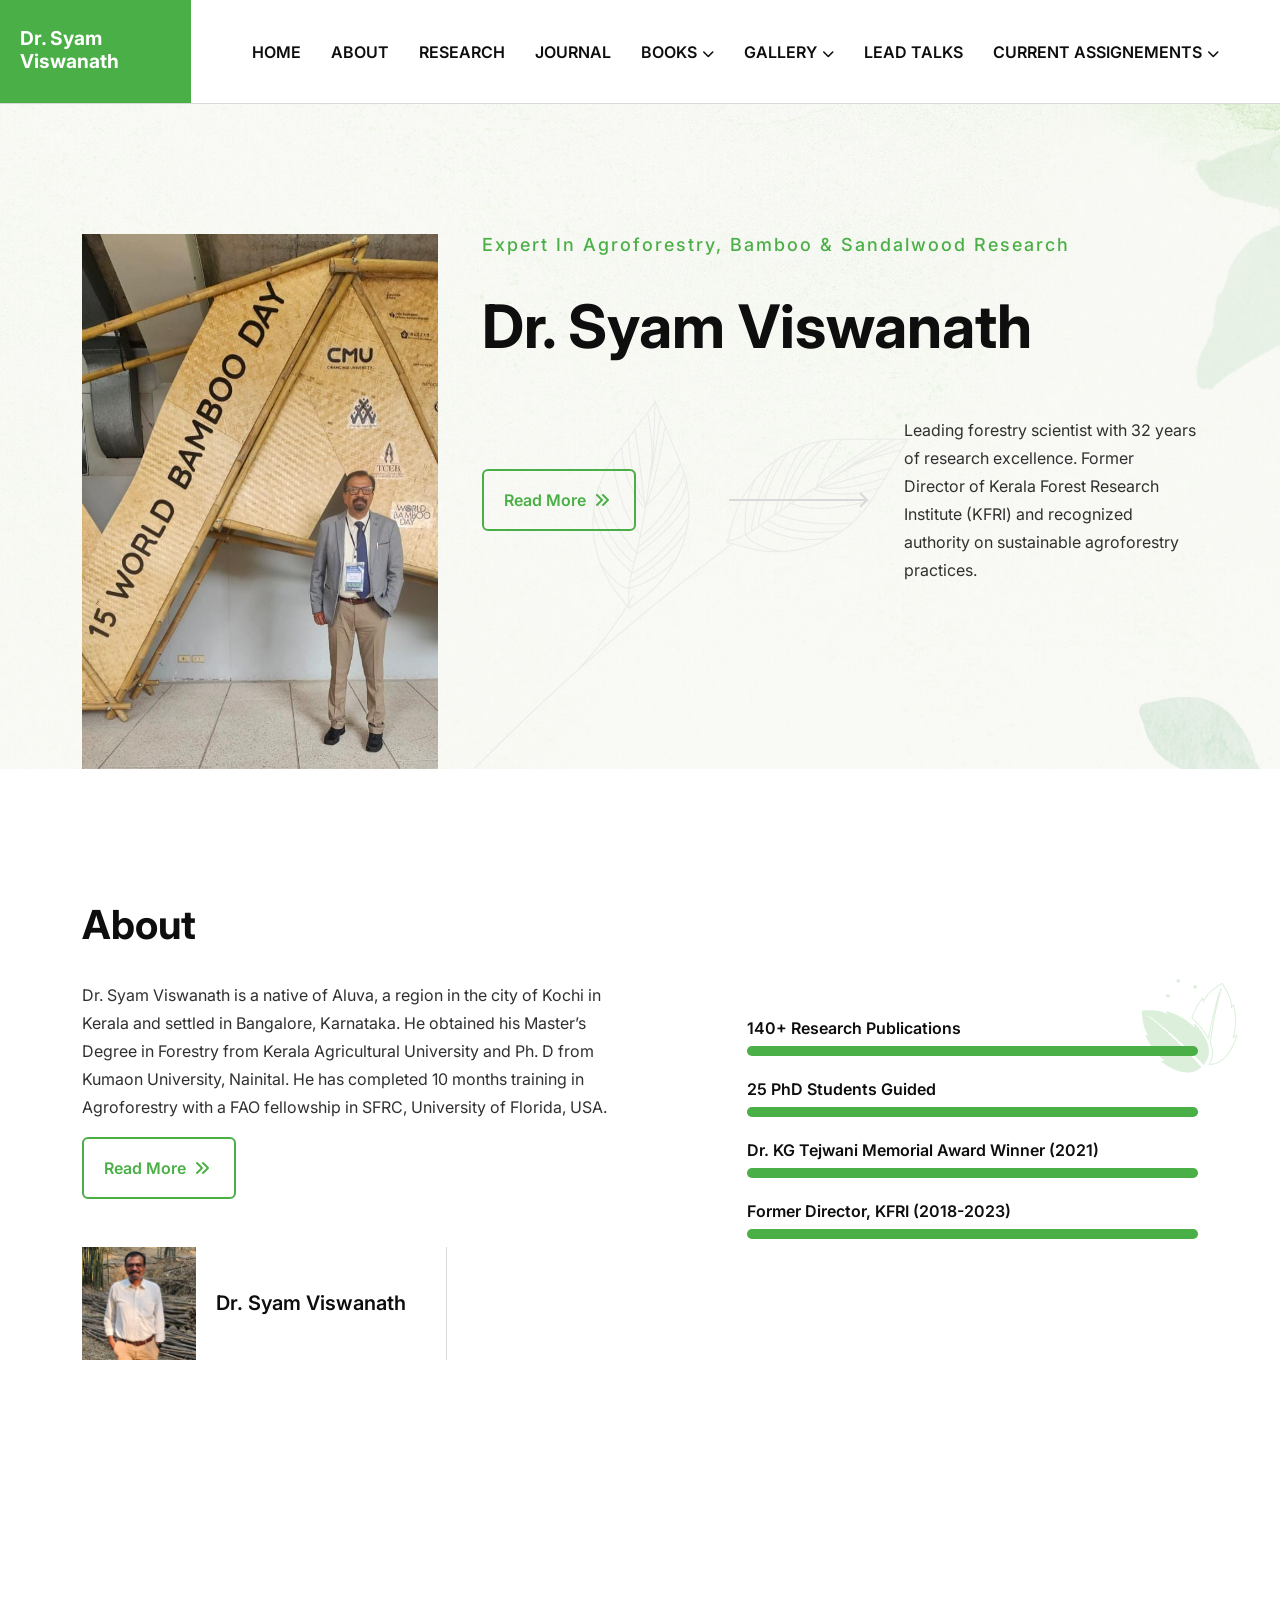
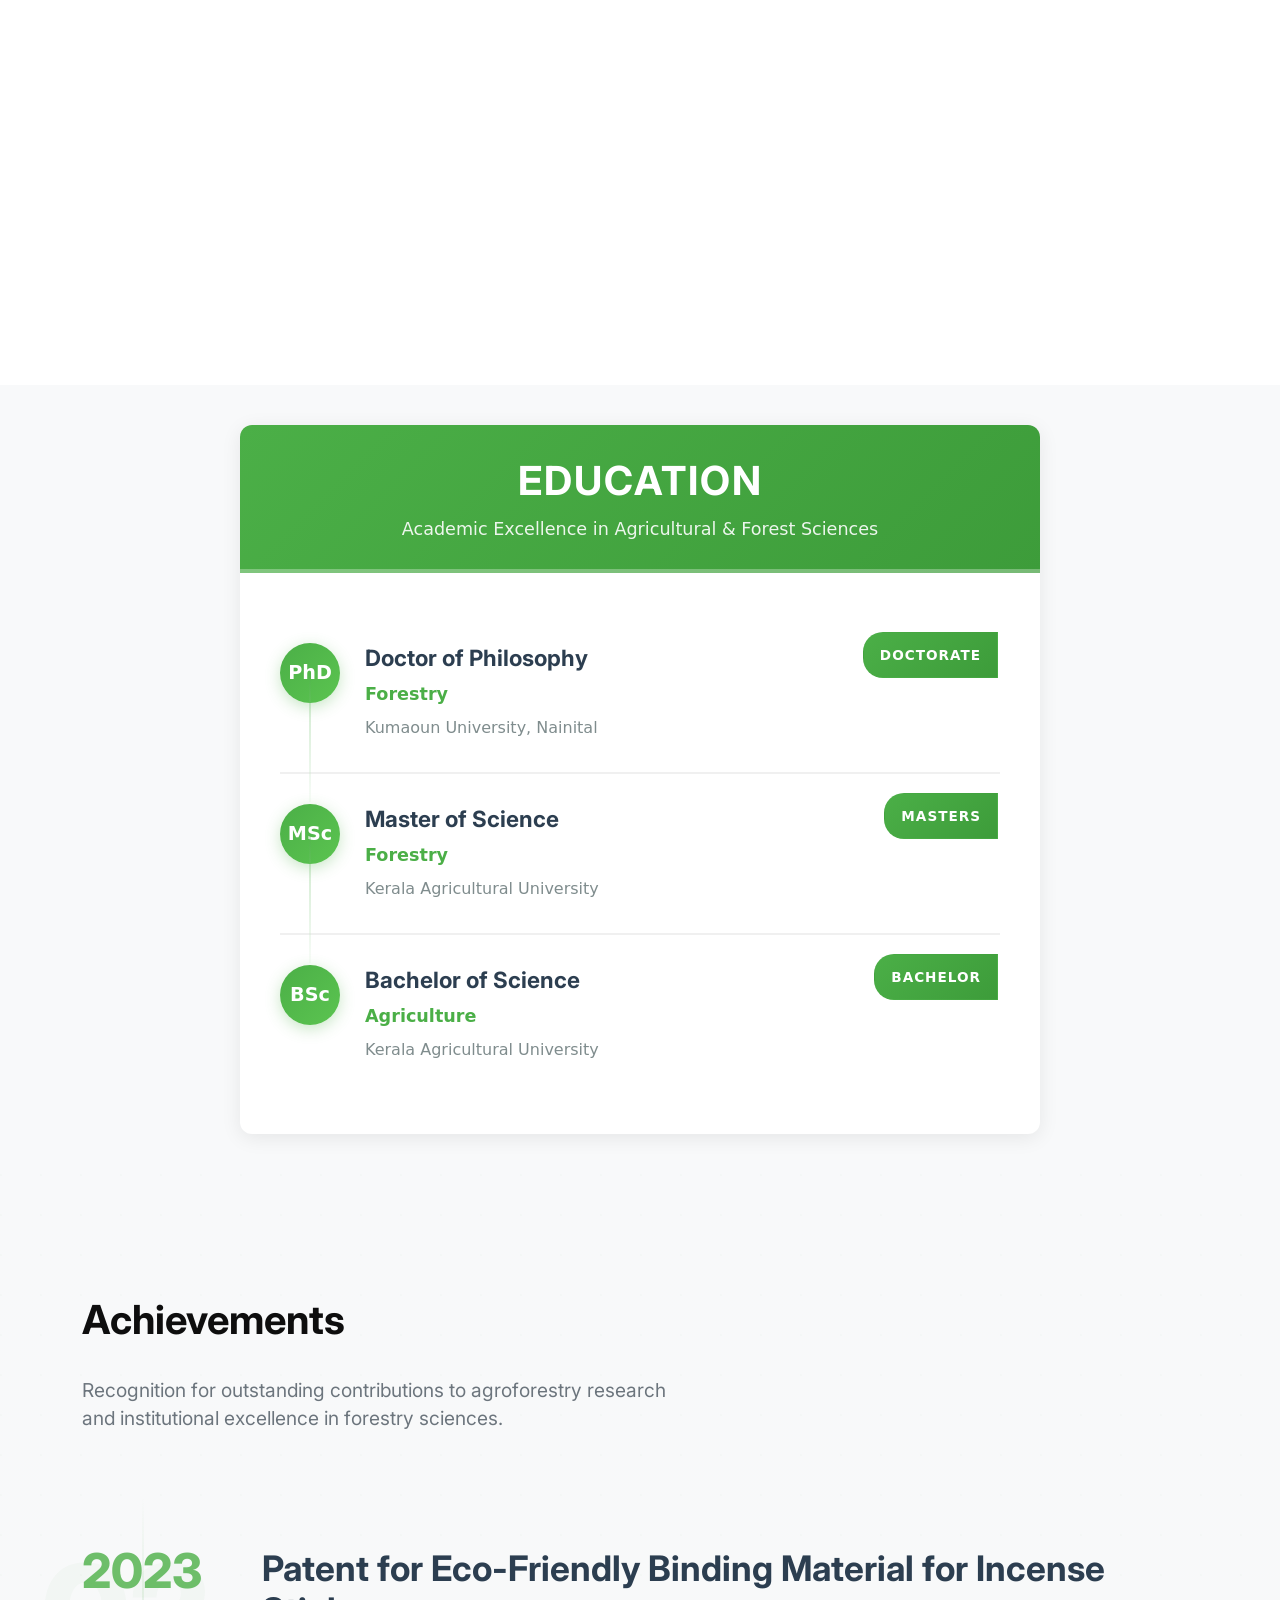
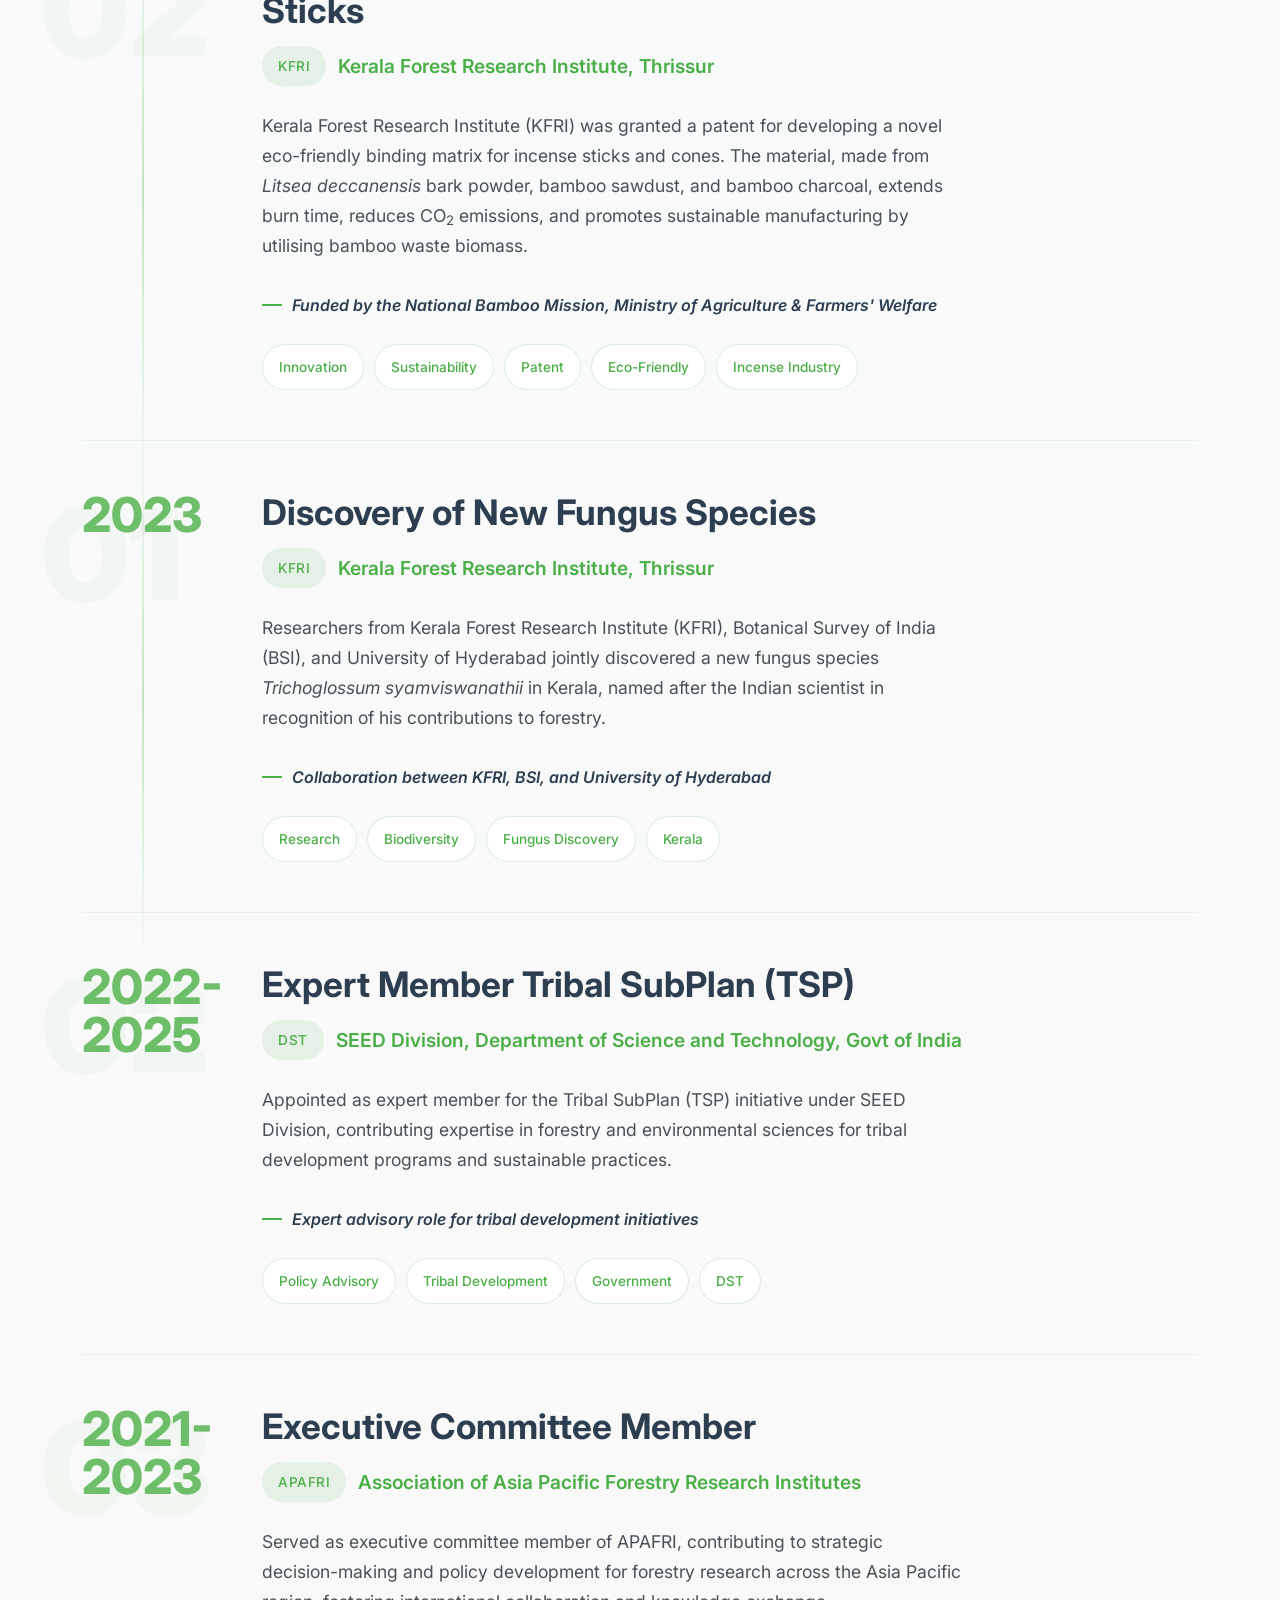
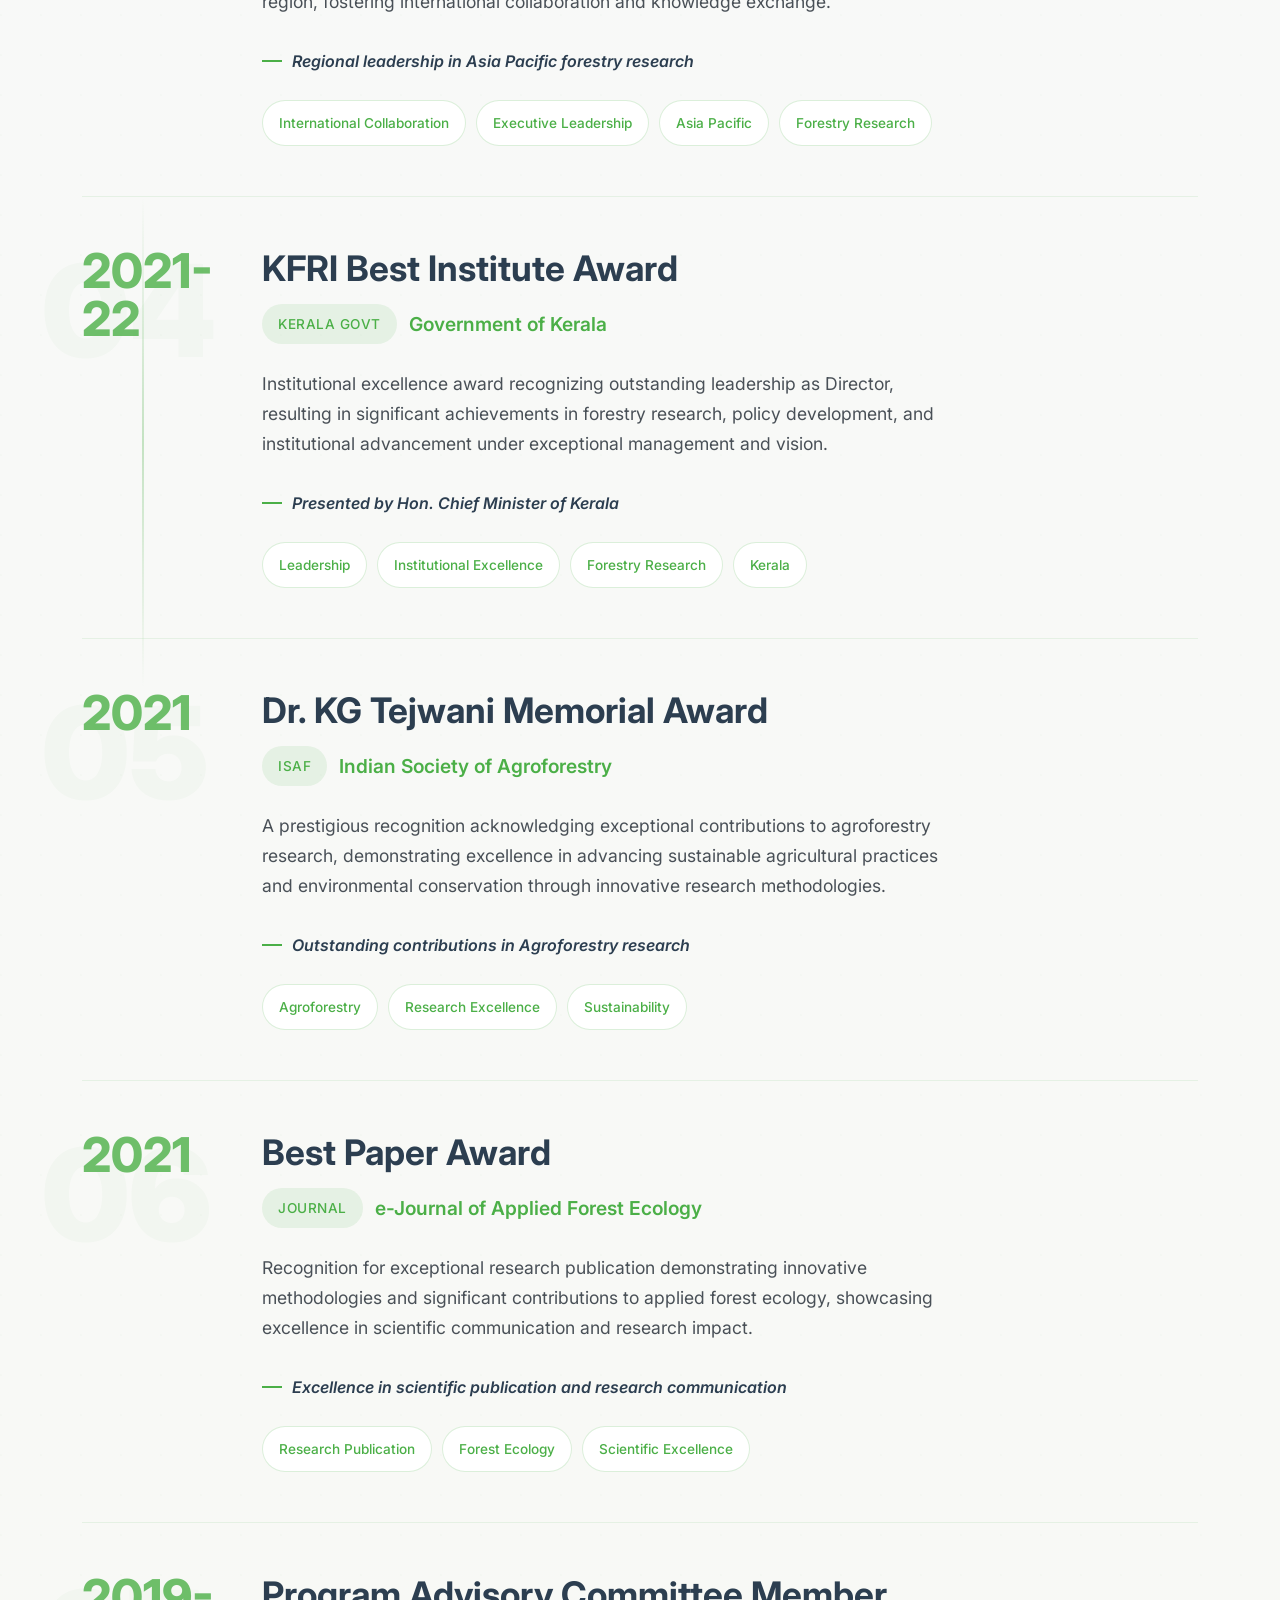
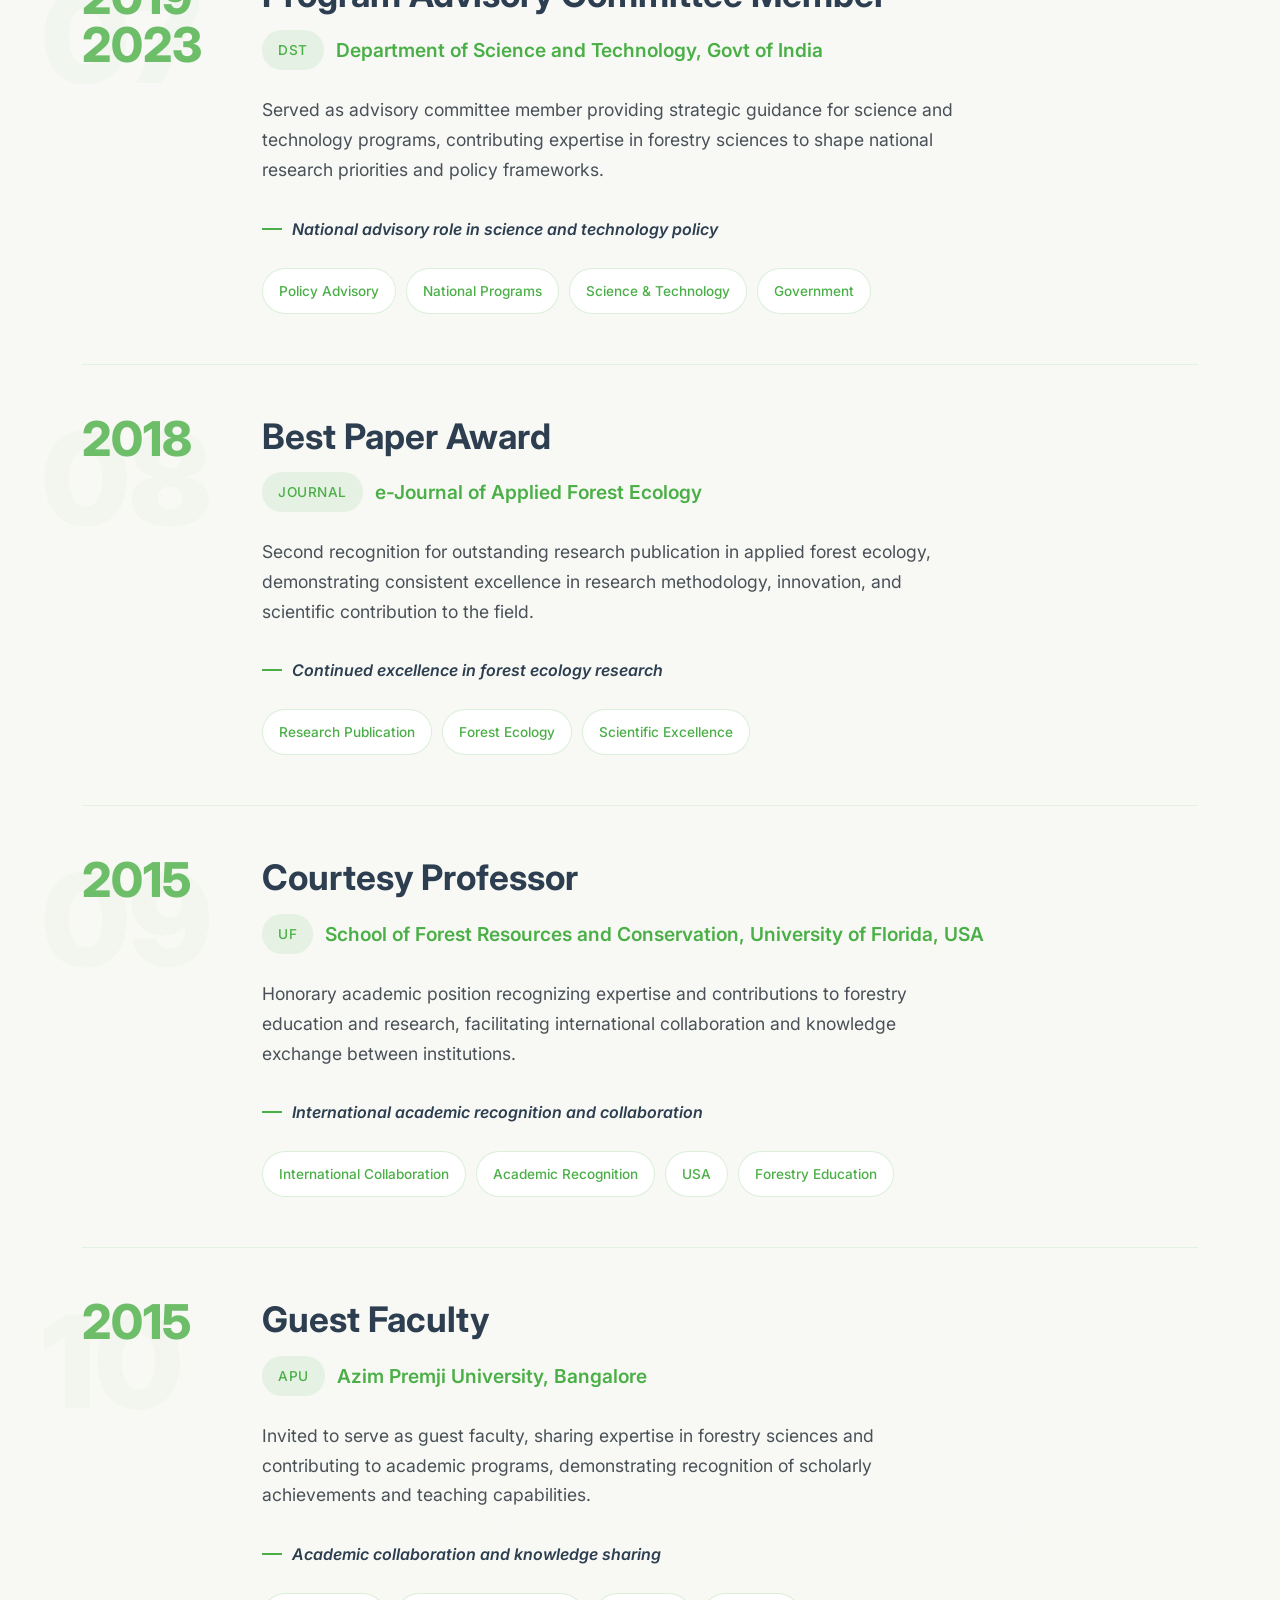
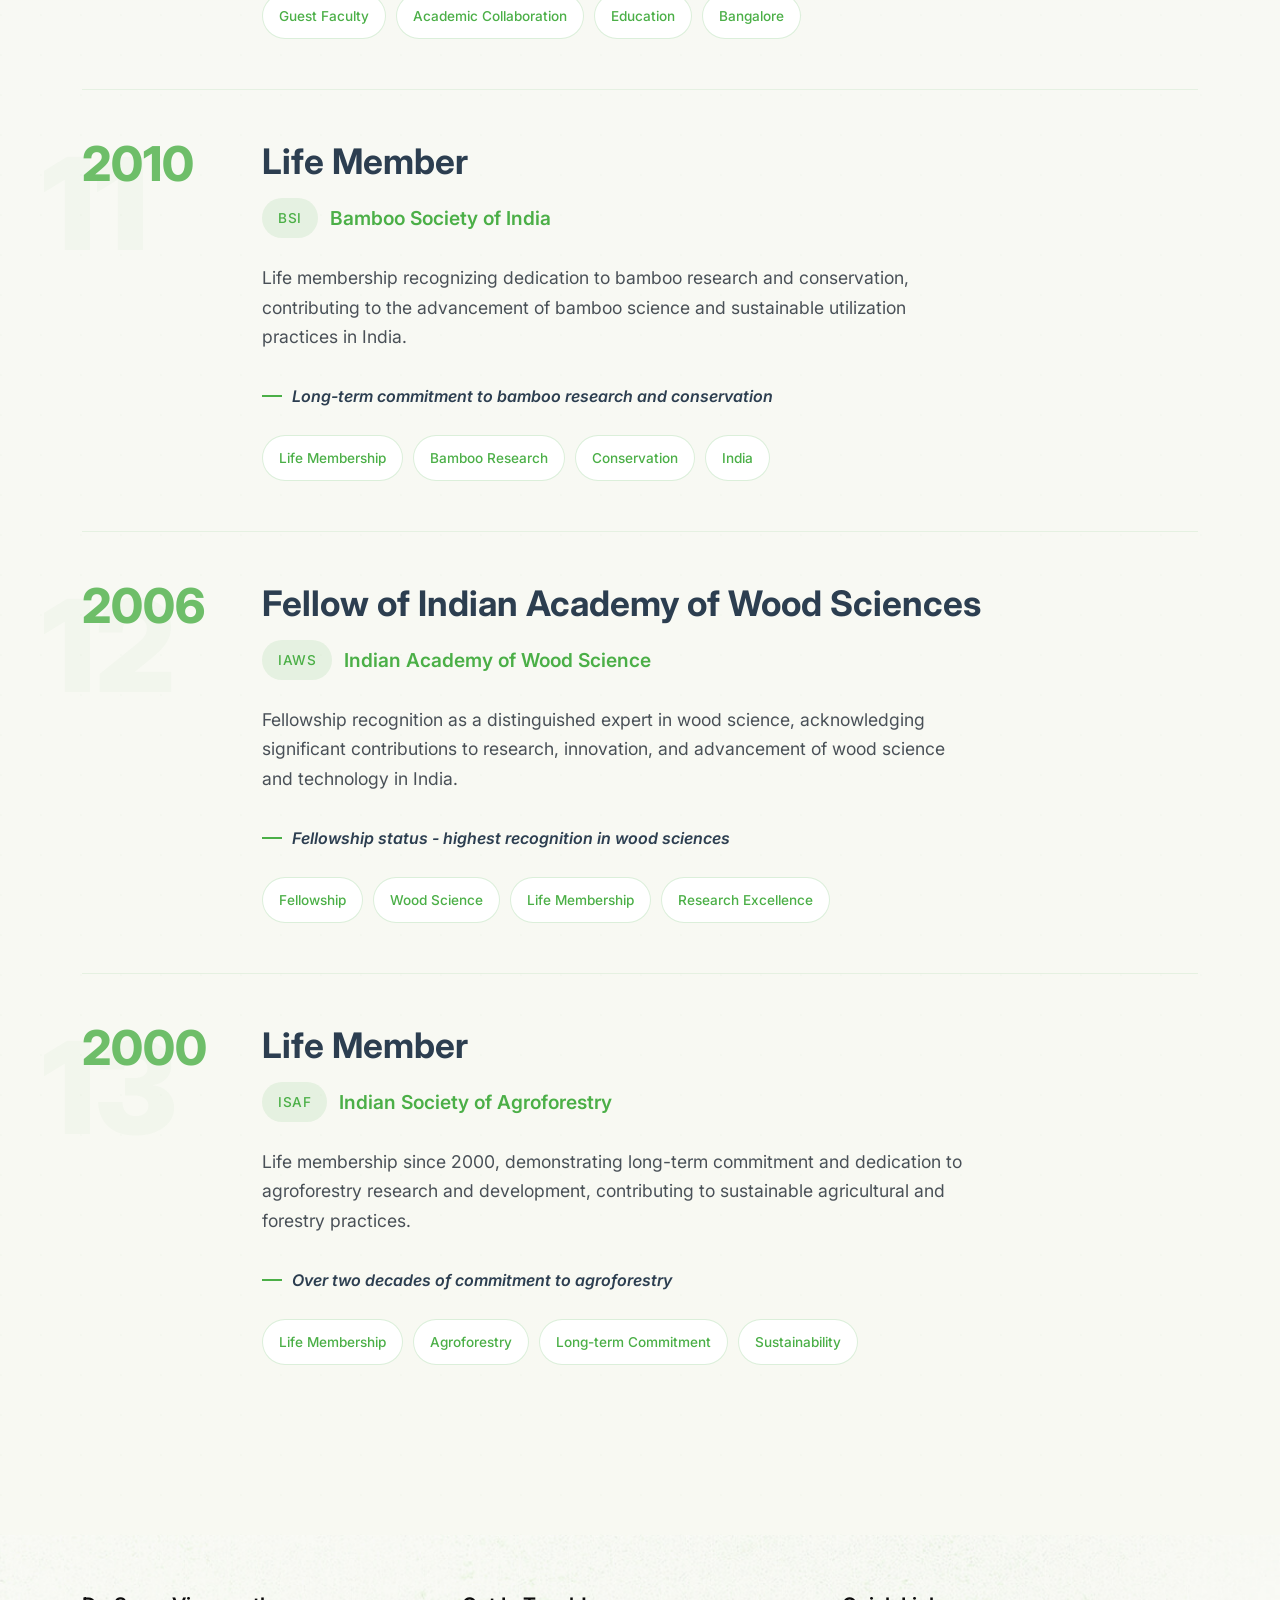
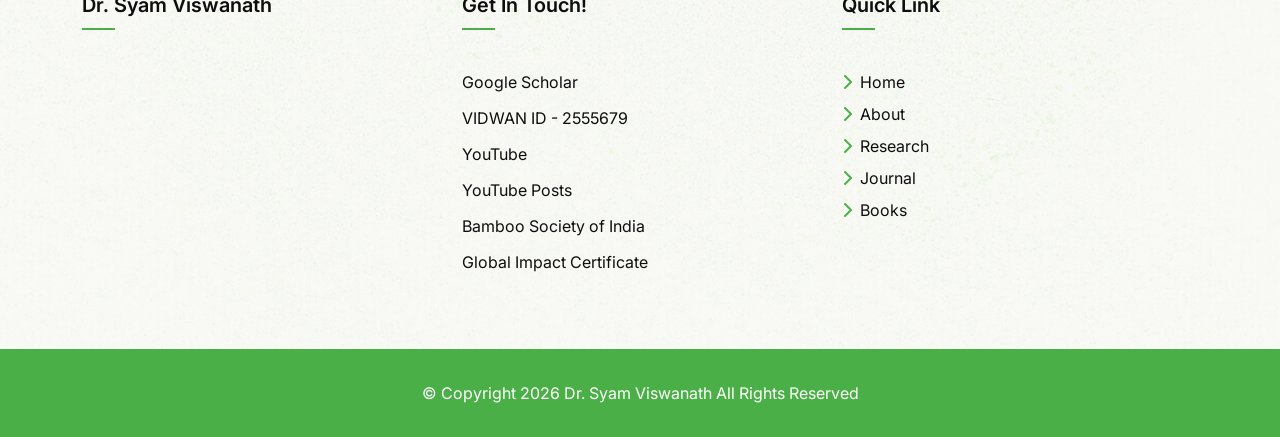
<file: index.html>
<!DOCTYPE html>
<html lang="en">
  <head>
    <meta charset="UTF-8" />
    <meta http-equiv="X-UA-Compatible" content="IE=edge" />
    <meta name="viewport" content="width=device-width, initial-scale=1.0" />
    <!-- Primary Meta Tags -->
    <title>Dr. Syam Viswanath</title>
    <meta
      name="description"
      content="Dr. Syam Viswanath, forestry scientist with 32+ years of research in ICFRE & KFRI. Expert in bamboo, sandalwood, and agroforestry. Published 140+ papers and mentored 25 Ph.D. scholars."
    />
    <meta
      name="keywords"
      content="Dr. Syam Viswanath, forestry scientist, bamboo cultivation, sandalwood propagation, agroforestry expert, forestry research India, Kerala Forest Research Institute, ICFRE scientist, forestry professor, bamboo researcher, agroforestry consultant, sandalwood expert, forestry publications, forestry keynote speaker"
    />

    <!-- Open Graph / Facebook -->
    <meta property="og:type" content="profile" />
    <meta property="og:title" content="Dr. Syam Viswanath - Forestry Scientist & Agroforestry Expert" />
    <meta
      property="og:description"
      content="Renowned forestry scientist with 32+ years of research in ICFRE & KFRI. Expert in bamboo, sandalwood, and agroforestry. Published 140+ research papers and guided 25 Ph.D. scholars."
    />
    <meta property="og:url" content="https://www.syamviswanath.com" />

    <!-- Twitter -->
    <meta name="twitter:card" content="summary" />
    <meta name="twitter:title" content="Dr. Syam Viswanath - Forestry Scientist & Agroforestry Expert" />
    <meta
      name="twitter:description"
      content="Forestry scientist, bamboo & sandalwood expert with 32+ years of research. Former Director of KFRI, published 140+ papers, guided 25 Ph.D. students."
    />
    <meta name="twitter:url" content="https://www.syamviswanath.com" />

    <!-- Favicon img -->
    <link rel="shortcut icon" href="" />
    <!-- Bootstarp min css -->
    <link rel="stylesheet" href="assets/css/bootstrap.min.css" />
    <!-- All min css -->
    <link rel="stylesheet" href="assets/css/all.min.css" />
    <!-- Swiper bundle min css -->
    <link rel="stylesheet" href="assets/css/swiper-bundle.min.css" />
    <!-- Magnigic popup css -->
    <link rel="stylesheet" href="assets/css/magnific-popup.css" />
    <!-- Animate css -->
    <link rel="stylesheet" href="assets/css/animate.css" />
    <!-- Nice select css -->
    <link rel="stylesheet" href="assets/css/nice-select.css" />
    <!-- Style css -->
    <link rel="stylesheet" href="assets/css/style.css" />
    <!-- Custom styles -->
    <link rel="stylesheet" href="assets/css/cstm-styles.css" />
    <link rel="stylesheet" href="assets/css/cstm-responsive.css" />
  </head>

  <body>
    <!-- Preloader area start -->
    <div id="loading">
      <div id="loading-center">
        <div id="loading-center-absolute">
          <div class="loading-icon text-center d-flex flex-column align-items-center justify-content-center">
            <img class="loading-logo" src="assets/images/preloader.svg" alt="icon" />
          </div>
        </div>
      </div>
    </div>
    <!-- Preloader area end -->

    <!-- Header area start here -->
    <header class="header header-one bor-bottom">
      <div class="header-section">
        <div class="d-flex justify-content-between align-items-center">
          <div class="header-one__item d-none d-xl-block">
            <div class="d-flex align-items-center">
              <div class="header-one__logo">
                <!-- <a href="./"><img src="assets/images/logo/logo-light.svg" alt="logo" /></a> -->
                <a href="./">
                  <h4 class="logoText">Dr. Syam Viswanath</h4>
                </a>
              </div>
            </div>
          </div>
          <div class="header-one__item w-100">
            <div class="header-wrapper justify-content-center">
              <div class="logo-menu d-block d-xl-none">
                <a href="index.html" class="logo">
                  <h4 class="logoText">Dr. Syam Viswanath</h4>
                </a>
              </div>
              <div class="header-bar d-xl-none">
                <span></span>
                <span></span>
                <span></span>
              </div>
              <ul class="main-menu">
                <li>
                  <a href="./">HOME</a>
                </li>
                <li>
                  <a href="about.html">ABOUT</a>
                </li>
                <li>
                  <a id="mega-menu-btn" href="research.html">RESEARCH </a>
                </li>
                <li>
                  <a href="journal.html">JOURNAL</a>
                </li>
                <!-- <li>
                  <a href="books.html">BOOKS</a>
                </li> -->
                <li>
                  <a href="#">BOOKS <i class="fas fa-chevron-down"></i></a>
                  <ul class="sub-menu">
                    <li><a href="books.html">BOOKS</a></li>
                    <li><a href="chapters.html">CHAPTERS</a></li>
                  </ul>
                </li>
                <li>
                  <a href="#">GALLERY <i class="fas fa-chevron-down"></i></a>
                  <ul class="sub-menu">
                    <li><a href="gallery.html">IMAGES</a></li>
                    <li><a href="video-gallery.html">VIDEOS</a></li>
                  </ul>
                </li>
                <li>
                  <a href="lead-talks.html">LEAD TALKS</a>
                </li>
                <li>
                  <a href="#">CURRENT ASSIGNEMENTS <i class="fas fa-chevron-down"></i></a>
                  <ul class="sub-menu">
                    <li><a href="consultancies.html">CONSULTANCIES</a></li>
                    <li><a href="current-assignments.html">CURRENT ASSIGNMENTS</a></li>
                  </ul>
                </li>
              </ul>
            </div>
          </div>
        </div>
      </div>
    </header>
    <!-- Header area end here -->

    <main>
      <!-- Banner area start here -->
      <section class="banner" data-background="assets/images/bg/banner1.jpg">
        <div class="banner__shape d-none d-xxl-block wow bounceInRight" data-wow-duration=".6s" data-wow-delay=".8s">
          <img src="assets/syam-assets/images/gallery/landing-ab-2.jpg" alt="shape" />
        </div>
        <!-- <div id="scrollDown" class="banner__scroll-text">
          <span>SCROLL NOW</span> <span class="banner__scroll-text-line"></span>
        </div> -->
        <div class="banner__leaf wow slideInLeft d-none d-md-block" data-wow-duration="1s" data-wow-delay="1s">
          <img src=" assets/images/shape/leaf.png" alt="shape" />
        </div>
        <div class="container">
          <div class="row">
            <div class="col-xl-4">
              <div class="banner__image wow fadeInLeft" data-wow-duration="1.2s" data-wow-delay=".2s">
                <img src="assets/syam-assets/images/gallery/landing-page-main.jpg" alt="image" />
                <!-- <div class="banner__image-text">
                  <img src="assets/syam-assets/images/gallery/landing-ab-2.jpg" alt="strock-text" />
                </div> -->
              </div>
            </div>
            <div class="col-xl-8">
              <div class="banner__content">
                <h4 class="wow fadeInUp" data-wow-duration="1.2s" data-wow-delay=".2s">
                  Expert in Agroforestry, Bamboo & Sandalwood Research
                </h4>
                <h1 class="wow fadeInUp" data-wow-duration="1.4s" data-wow-delay=".4s">Dr. Syam Viswanath</h1>
                <div class="row g-4 align-items-center">
                  <div class="col-md-4">
                    <a href="about.html" class="btn-one wow fadeInUp" data-wow-duration="1.5s" data-wow-delay=".5s"
                      ><span>Read More</span> <i class="fa-solid fa-angles-right"></i
                    ></a>
                  </div>
                  <div class="col-md-8">
                    <div class="banner__content-con wow fadeInUp" data-wow-duration="1.6s" data-wow-delay=".6s">
                      <img src="assets/images/icon/arrow-long.png" alt="arrow" />
                      <p>
                        Leading forestry scientist with 32 years of research excellence. Former Director of Kerala
                        Forest Research Institute (KFRI) and recognized authority on sustainable agroforestry practices.
                      </p>
                    </div>
                  </div>
                </div>
              </div>
            </div>
          </div>
        </div>
      </section>
      <!-- Banner area end here -->

      <!-- About area start here -->
      <section class="about pt-130 pb-65">
        <div class="about__leaf fall__animation">
          <img src="assets/images/about/leaf.png" alt="" />
        </div>
        <div class="container">
          <div class="row align-items-center justify-content-between">
            <div class="col-xl-6">
              <div class="section-header mb-5">
                <!-- <h5 class="wow fadeInUp" data-wow-duration="1.2s" data-wow-delay=".2s">
                  <img src="assets/images/icon/leaf.svg" alt="image" /> ABOUT US
                </h5> -->
                <h2 class="wow fadeInUp" data-wow-duration="1.4s" data-wow-delay=".4s">About</h2>
                <p class="wow fadeInUp" data-wow-duration="1.6s" data-wow-delay=".6s">
                  Dr. Syam Viswanath is a native of Aluva, a region in the city of Kochi in Kerala and settled in
                  Bangalore, Karnataka. He obtained his Master’s Degree in Forestry from Kerala Agricultural University
                  and Ph. D from Kumaon University, Nainital. He has completed 10 months training in Agroforestry with a
                  FAO fellowship in SFRC, University of Florida, USA.
                </p>
                <div class="mt-3">
                  <a href="about.html" class="btn-one wow fadeInUp" data-wow-duration="1.5s" data-wow-delay=".5s"
                    ><span>Read More</span> <i class="fa-solid fa-angles-right"></i
                  ></a>
                </div>
              </div>
              <div class="about__info wow fadeInUp" data-wow-duration="1.8s" data-wow-delay=".8s">
                <div class="about__info-info-con">
                  <ul>
                    <li>
                      <img src="assets/syam-assets/images/gallery/syam-abt-sm.png" alt="image" />
                    </li>
                    <li>
                      <h4><a href="#0">Dr. Syam Viswanath </a></h4>
                    </li>
                  </ul>
                </div>
              </div>
            </div>
            <div class="col-xl-5">
              <div class="experience-progress-wrapper">
                <div class="experience-progress pb-4">
                  <div class="experience-title-wrapper d-flex align-items-center justify-content-between">
                    <h5 class="experience-title pb-2">140+ Research Publications</h5>
                    <!-- <span class="exp" style="left: 80%">80%</span> -->
                  </div>
                  <div class="progress">
                    <div
                      class="progress-bar wow slideInLeft"
                      data-wow-duration=".8s"
                      role="progressbar"
                      style="width: 100%"
                      aria-valuenow="100"
                      aria-valuemin="0"
                      aria-valuemax="100"
                    ></div>
                  </div>
                </div>
                <div class="experience-progress pb-4">
                  <div class="experience-title-wrapper d-flex justify-content-between align-items-center">
                    <h5 class="experience-title pb-2">25 PhD Students Guided</h5>
                  </div>
                  <div class="progress">
                    <div
                      class="progress-bar wow slideInLeft"
                      data-wow-duration=".9s"
                      role="progressbar"
                      style="width: 100%"
                      aria-valuenow="100"
                      aria-valuemin="0"
                      aria-valuemax="100"
                    ></div>
                  </div>
                </div>
                <div class="experience-progress pb-4">
                  <div class="experience-title-wrapper d-flex justify-content-between align-items-center">
                    <h5 class="experience-title pb-2">Dr. KG Tejwani Memorial Award Winner (2021)</h5>
                  </div>
                  <div class="progress">
                    <div
                      class="progress-bar wow slideInLeft"
                      data-wow-duration=".7s"
                      role="progressbar"
                      style="width: 100%"
                      aria-valuenow="100"
                      aria-valuemin="0"
                      aria-valuemax="100"
                    ></div>
                  </div>
                </div>
                <div class="experience-progress">
                  <div class="experience-title-wrapper d-flex justify-content-between align-items-center">
                    <h5 class="experience-title pb-2">Former Director, KFRI (2018-2023)</h5>
                  </div>
                  <div class="progress">
                    <div
                      class="progress-bar wow slideInLeft"
                      data-wow-duration=".7s"
                      role="progressbar"
                      style="width: 100%"
                      aria-valuenow="100"
                      aria-valuemin="0"
                      aria-valuemax="100"
                    ></div>
                  </div>
                </div>
              </div>
            </div>
          </div>
        </div>
      </section>
      <!-- About area end here -->

      <!-- Video area start here -->
      <section class="video pt-130 pb-130 bgImgSection" data-background="assets/u-four-assets/bg/bg-index-bamboo-1.jpg">
        <div class="container">
          <div class="video__text">
            <h2 class="wow bounceIn" data-wow-duration="1.2s" data-wow-delay=".2s">Syam</h2>
          </div>
        </div>
      </section>
      <!-- Video area end here -->

      <!-- education section -->
      <section>
        <div class="education-wrapper">
          <div class="edu-section">
            <div class="edu-header">
              <h2 class="edu-title">Education</h2>
              <p class="edu-subtitle">Academic Excellence in Agricultural & Forest Sciences</p>
            </div>

            <div class="edu-content">
              <div class="edu-item">
                <div class="degree-icon">PhD</div>
                <div class="degree-details">
                  <h3 class="degree-title">Doctor of Philosophy</h3>
                  <p class="degree-field">Forestry</p>
                  <p class="university-name">Kumaoun University, Nainital</p>
                </div>
                <div class="achievement-badge">Doctorate</div>
                <div class="timeline-connector"></div>
              </div>

              <div class="edu-item">
                <div class="degree-icon">MSc</div>
                <div class="degree-details">
                  <h3 class="degree-title">Master of Science</h3>
                  <p class="degree-field">Forestry</p>
                  <p class="university-name">Kerala Agricultural University</p>
                </div>
                <div class="achievement-badge">Masters</div>
                <div class="timeline-connector"></div>
              </div>

              <div class="edu-item">
                <div class="degree-icon">BSc</div>
                <div class="degree-details">
                  <h3 class="degree-title">Bachelor of Science</h3>
                  <p class="degree-field">Agriculture</p>
                  <p class="university-name">Kerala Agricultural University</p>
                </div>
                <div class="achievement-badge">Bachelor</div>
              </div>
            </div>
          </div>
        </div>
      </section>

      <!-- end education section -->

      <!-- achivement section -->

      <!-- new updated data -->
      <section class="achievements-section">
        <div class="container">
          <div class="section-header">
            <h2 class="wow fadeInUp" data-wow-duration="1.4s" data-wow-delay=".4s">Achievements</h2>
            <p class="section-description">
              Recognition for outstanding contributions to agroforestry research and institutional excellence in
              forestry sciences.
            </p>
          </div>

          <ul class="awards-list">
            <!-- patent -->
            <li class="award-entry">
              <div class="award-index">02</div>
              <div class="timeline-connector"></div>
              <div class="award-year">2023</div>
              <div class="award-content">
                <h3 class="award-title">Patent for Eco-Friendly Binding Material for Incense Sticks</h3>
                <div class="award-organization">
                  <span class="org-badge">KFRI</span>
                  Kerala Forest Research Institute, Thrissur
                </div>
                <p class="award-description">
                  Kerala Forest Research Institute (KFRI) was granted a patent for developing a novel eco-friendly
                  binding matrix for incense sticks and cones. The material, made from
                  <em>Litsea deccanensis</em> bark powder, bamboo sawdust, and bamboo charcoal, extends burn time,
                  reduces CO<sub>2</sub> emissions, and promotes sustainable manufacturing by utilising bamboo waste
                  biomass.
                </p>
                <div class="award-highlight">
                  Funded by the National Bamboo Mission, Ministry of Agriculture & Farmers' Welfare
                </div>
                <div class="award-tags">
                  <span class="tag">Innovation</span>
                  <span class="tag">Sustainability</span>
                  <span class="tag">Patent</span>
                  <span class="tag">Eco-Friendly</span>
                  <span class="tag">Incense Industry</span>
                </div>
              </div>
            </li>
            <!-- patent -->

            <li class="award-entry">
              <div class="award-index">01</div>
              <div class="timeline-connector"></div>
              <div class="award-year">2023</div>
              <div class="award-content">
                <h3 class="award-title">Discovery of New Fungus Species</h3>
                <div class="award-organization">
                  <span class="org-badge">KFRI</span>
                  Kerala Forest Research Institute, Thrissur
                </div>
                <p class="award-description">
                  Researchers from Kerala Forest Research Institute (KFRI), Botanical Survey of India (BSI), and
                  University of Hyderabad jointly discovered a new fungus species
                  <em>Trichoglossum syamviswanathii</em> in Kerala, named after the Indian scientist in recognition of
                  his contributions to forestry.
                </p>
                <div class="award-highlight">Collaboration between KFRI, BSI, and University of Hyderabad</div>
                <div class="award-tags">
                  <span class="tag">Research</span>
                  <span class="tag">Biodiversity</span>
                  <span class="tag">Fungus Discovery</span>
                  <span class="tag">Kerala</span>
                </div>
              </div>
            </li>

            <li class="award-entry">
              <div class="award-index">02</div>
              <div class="award-year">2022-2025</div>
              <div class="award-content">
                <h3 class="award-title">Expert Member Tribal SubPlan (TSP)</h3>
                <div class="award-organization">
                  <span class="org-badge">DST</span>
                  SEED Division, Department of Science and Technology, Govt of India
                </div>
                <p class="award-description">
                  Appointed as expert member for the Tribal SubPlan (TSP) initiative under SEED Division, contributing
                  expertise in forestry and environmental sciences for tribal development programs and sustainable
                  practices.
                </p>
                <div class="award-highlight">Expert advisory role for tribal development initiatives</div>
                <div class="award-tags">
                  <span class="tag">Policy Advisory</span>
                  <span class="tag">Tribal Development</span>
                  <span class="tag">Government</span>
                  <span class="tag">DST</span>
                </div>
              </div>
            </li>

            <li class="award-entry">
              <div class="award-index">03</div>
              <div class="award-year">2021-2023</div>
              <div class="award-content">
                <h3 class="award-title">Executive Committee Member</h3>
                <div class="award-organization">
                  <span class="org-badge">APAFRI</span>
                  Association of Asia Pacific Forestry Research Institutes
                </div>
                <p class="award-description">
                  Served as executive committee member of APAFRI, contributing to strategic decision-making and policy
                  development for forestry research across the Asia Pacific region, fostering international
                  collaboration and knowledge exchange.
                </p>
                <div class="award-highlight">Regional leadership in Asia Pacific forestry research</div>
                <div class="award-tags">
                  <span class="tag">International Collaboration</span>
                  <span class="tag">Executive Leadership</span>
                  <span class="tag">Asia Pacific</span>
                  <span class="tag">Forestry Research</span>
                </div>
              </div>
            </li>

            <li class="award-entry">
              <div class="award-index">04</div>
              <div class="timeline-connector"></div>
              <div class="award-year">2021-22</div>
              <div class="award-content">
                <h3 class="award-title">KFRI Best Institute Award</h3>
                <div class="award-organization">
                  <span class="org-badge">Kerala Govt</span>
                  Government of Kerala
                </div>
                <p class="award-description">
                  Institutional excellence award recognizing outstanding leadership as Director, resulting in
                  significant achievements in forestry research, policy development, and institutional advancement under
                  exceptional management and vision.
                </p>
                <div class="award-highlight">Presented by Hon. Chief Minister of Kerala</div>
                <div class="award-tags">
                  <span class="tag">Leadership</span>
                  <span class="tag">Institutional Excellence</span>
                  <span class="tag">Forestry Research</span>
                  <span class="tag">Kerala</span>
                </div>
              </div>
            </li>

            <li class="award-entry">
              <div class="award-index">05</div>
              <div class="award-year">2021</div>
              <div class="award-content">
                <h3 class="award-title">Dr. KG Tejwani Memorial Award</h3>
                <div class="award-organization">
                  <span class="org-badge">ISAF</span>
                  Indian Society of Agroforestry
                </div>
                <p class="award-description">
                  A prestigious recognition acknowledging exceptional contributions to agroforestry research,
                  demonstrating excellence in advancing sustainable agricultural practices and environmental
                  conservation through innovative research methodologies.
                </p>
                <div class="award-highlight">Outstanding contributions in Agroforestry research</div>
                <div class="award-tags">
                  <span class="tag">Agroforestry</span>
                  <span class="tag">Research Excellence</span>
                  <span class="tag">Sustainability</span>
                </div>
              </div>
            </li>

            <li class="award-entry">
              <div class="award-index">06</div>
              <div class="award-year">2021</div>
              <div class="award-content">
                <h3 class="award-title">Best Paper Award</h3>
                <div class="award-organization">
                  <span class="org-badge">Journal</span>
                  e-Journal of Applied Forest Ecology
                </div>
                <p class="award-description">
                  Recognition for exceptional research publication demonstrating innovative methodologies and
                  significant contributions to applied forest ecology, showcasing excellence in scientific communication
                  and research impact.
                </p>
                <div class="award-highlight">Excellence in scientific publication and research communication</div>
                <div class="award-tags">
                  <span class="tag">Research Publication</span>
                  <span class="tag">Forest Ecology</span>
                  <span class="tag">Scientific Excellence</span>
                </div>
              </div>
            </li>

            <li class="award-entry">
              <div class="award-index">07</div>
              <div class="award-year">2019-2023</div>
              <div class="award-content">
                <h3 class="award-title">Program Advisory Committee Member</h3>
                <div class="award-organization">
                  <span class="org-badge">DST</span>
                  Department of Science and Technology, Govt of India
                </div>
                <p class="award-description">
                  Served as advisory committee member providing strategic guidance for science and technology programs,
                  contributing expertise in forestry sciences to shape national research priorities and policy
                  frameworks.
                </p>
                <div class="award-highlight">National advisory role in science and technology policy</div>
                <div class="award-tags">
                  <span class="tag">Policy Advisory</span>
                  <span class="tag">National Programs</span>
                  <span class="tag">Science & Technology</span>
                  <span class="tag">Government</span>
                </div>
              </div>
            </li>

            <li class="award-entry">
              <div class="award-index">08</div>
              <div class="award-year">2018</div>
              <div class="award-content">
                <h3 class="award-title">Best Paper Award</h3>
                <div class="award-organization">
                  <span class="org-badge">Journal</span>
                  e-Journal of Applied Forest Ecology
                </div>
                <p class="award-description">
                  Second recognition for outstanding research publication in applied forest ecology, demonstrating
                  consistent excellence in research methodology, innovation, and scientific contribution to the field.
                </p>
                <div class="award-highlight">Continued excellence in forest ecology research</div>
                <div class="award-tags">
                  <span class="tag">Research Publication</span>
                  <span class="tag">Forest Ecology</span>
                  <span class="tag">Scientific Excellence</span>
                </div>
              </div>
            </li>

            <li class="award-entry">
              <div class="award-index">09</div>
              <div class="award-year">2015</div>
              <div class="award-content">
                <h3 class="award-title">Courtesy Professor</h3>
                <div class="award-organization">
                  <span class="org-badge">UF</span>
                  School of Forest Resources and Conservation, University of Florida, USA
                </div>
                <p class="award-description">
                  Honorary academic position recognizing expertise and contributions to forestry education and research,
                  facilitating international collaboration and knowledge exchange between institutions.
                </p>
                <div class="award-highlight">International academic recognition and collaboration</div>
                <div class="award-tags">
                  <span class="tag">International Collaboration</span>
                  <span class="tag">Academic Recognition</span>
                  <span class="tag">USA</span>
                  <span class="tag">Forestry Education</span>
                </div>
              </div>
            </li>

            <li class="award-entry">
              <div class="award-index">10</div>
              <div class="award-year">2015</div>
              <div class="award-content">
                <h3 class="award-title">Guest Faculty</h3>
                <div class="award-organization">
                  <span class="org-badge">APU</span>
                  Azim Premji University, Bangalore
                </div>
                <p class="award-description">
                  Invited to serve as guest faculty, sharing expertise in forestry sciences and contributing to academic
                  programs, demonstrating recognition of scholarly achievements and teaching capabilities.
                </p>
                <div class="award-highlight">Academic collaboration and knowledge sharing</div>
                <div class="award-tags">
                  <span class="tag">Guest Faculty</span>
                  <span class="tag">Academic Collaboration</span>
                  <span class="tag">Education</span>
                  <span class="tag">Bangalore</span>
                </div>
              </div>
            </li>

            <li class="award-entry">
              <div class="award-index">11</div>
              <div class="award-year">2010</div>
              <div class="award-content">
                <h3 class="award-title">Life Member</h3>
                <div class="award-organization">
                  <span class="org-badge">BSI</span>
                  Bamboo Society of India
                </div>
                <p class="award-description">
                  Life membership recognizing dedication to bamboo research and conservation, contributing to the
                  advancement of bamboo science and sustainable utilization practices in India.
                </p>
                <div class="award-highlight">Long-term commitment to bamboo research and conservation</div>
                <div class="award-tags">
                  <span class="tag">Life Membership</span>
                  <span class="tag">Bamboo Research</span>
                  <span class="tag">Conservation</span>
                  <span class="tag">India</span>
                </div>
              </div>
            </li>

            <li class="award-entry">
              <div class="award-index">12</div>
              <div class="award-year">2006</div>
              <div class="award-content">
                <h3 class="award-title">Fellow of Indian Academy of Wood Sciences</h3>
                <div class="award-organization">
                  <span class="org-badge">IAWS</span>
                  Indian Academy of Wood Science
                </div>
                <p class="award-description">
                  Fellowship recognition as a distinguished expert in wood science, acknowledging significant
                  contributions to research, innovation, and advancement of wood science and technology in India.
                </p>
                <div class="award-highlight">Fellowship status - highest recognition in wood sciences</div>
                <div class="award-tags">
                  <span class="tag">Fellowship</span>
                  <span class="tag">Wood Science</span>
                  <span class="tag">Life Membership</span>
                  <span class="tag">Research Excellence</span>
                </div>
              </div>
            </li>

            <li class="award-entry">
              <div class="award-index">13</div>
              <div class="award-year">2000</div>
              <div class="award-content">
                <h3 class="award-title">Life Member</h3>
                <div class="award-organization">
                  <span class="org-badge">ISAF</span>
                  Indian Society of Agroforestry
                </div>
                <p class="award-description">
                  Life membership since 2000, demonstrating long-term commitment and dedication to agroforestry research
                  and development, contributing to sustainable agricultural and forestry practices.
                </p>
                <div class="award-highlight">Over two decades of commitment to agroforestry</div>
                <div class="award-tags">
                  <span class="tag">Life Membership</span>
                  <span class="tag">Agroforestry</span>
                  <span class="tag">Long-term Commitment</span>
                  <span class="tag">Sustainability</span>
                </div>
              </div>
            </li>
          </ul>
        </div>
      </section>
      <!-- end new updated data -->

      <!-- end achivement section -->
    </main>

    <!-- Footer area start here -->
    <footer class="footer bg-image" data-background="assets/images/bg/footer-bg.jpg">
      <div class="container">
        <div class="pt-65 pb-65">
          <div class="row g-4">
            <div class="col-xl-4 col-md-6 wow fadeInUp" data-wow-duration="1.2s" data-wow-delay=".2s">
              <div class="footer__item">
                <div class="footer__item-title">
                  <h4>Dr. Syam Viswanath</h4>
                  <span class="footer__item-title-line"></span><span class="footer__item-title-line2"></span>
                </div>
              </div>
            </div>
            <div class="col-xl-4 col-md-6 wow fadeInUp" data-wow-duration="1.4s" data-wow-delay=".4s">
              <div class="footer__item">
                <div class="footer__item-title">
                  <h4>Get in touch!</h4>
                  <span class="footer__item-title-line"></span><span class="footer__item-title-line2"></span>
                </div>
                <ul>
                  <li class="pb-2">
                    <a href="https://scholar.google.com/citations?hl=en&user=MOyHR7YAAAAJ" target="_blank"
                      >Google Scholar</a
                    >
                  </li>
                  <li class="pb-2">
                    <a href="https://vidwan.inflibnet.ac.in/profile/255679" target="_blank">VIDWAN ID - 2555679</a>
                  </li>
                  <li class="pb-2">
                    <a href="https://www.youtube.com/@sviswanath7087" target="_blank">YouTube</a>
                  </li>
                  <li class="pb-2">
                    <a href="https://www.youtube.com/@sviswanath7087/posts" target="_blank">YouTube Posts</a>
                  </li>
                  <li class="pb-2">
                    <a
                      href="https://bamboosocietyofindia.com/products-services-of-our-members/dr-syam-viswanath/"
                      target="_blank"
                      >Bamboo Society of India</a
                    >
                  </li>
                  <li class="pb-2">
                    <a href="https://www.adscientificindex.com/scientist-print/440821/" target="_blank"
                      >Global Impact Certificate</a
                    >
                  </li>
                </ul>
              </div>
            </div>
            <div class="col-xl-4 col-md-6 wow fadeInUp" data-wow-duration="1.6s" data-wow-delay=".6s">
              <div class="footer__item">
                <div class="footer__item-title">
                  <h4>Quick Link</h4>
                  <span class="footer__item-title-line"></span><span class="footer__item-title-line2"></span>
                </div>
                <ul>
                  <li class="pb-1">
                    <a href="./"><i class="fa-solid fa-chevron-right pe-1 primary-color"></i> Home </a>
                  </li>
                  <li class="pb-1">
                    <a href="about.html"><i class="fa-solid fa-chevron-right pe-1 primary-color"></i> About </a>
                  </li>
                  <li class="pb-1">
                    <a href="research.html"><i class="fa-solid fa-chevron-right pe-1 primary-color"></i> Research </a>
                  </li>
                  <li class="pb-1">
                    <a href="journal.html"><i class="fa-solid fa-chevron-right pe-1 primary-color"></i> Journal </a>
                  </li>
                  <li>
                    <a href="books.html"><i class="fa-solid fa-chevron-right pe-1 primary-color"></i> Books </a>
                  </li>
                </ul>
              </div>
            </div>
          </div>
        </div>
      </div>
      <div class="footer__copyright">
        <p>
          &copy; Copyright
          <script>
            document.write(/\d{4}/.exec(Date())[0]);
          </script>
          <a href="./">Dr. Syam Viswanath</a> All Rights Reserved
        </p>
      </div>
    </footer>
    <!-- Footer area end here -->

    <!-- Back to top area start here -->
    <div class="scroll-up">
      <svg class="scroll-circle svg-content" width="100%" height="100%" viewBox="-1 -1 102 102">
        <path d="M50,1 a49,49 0 0,1 0,98 a49,49 0 0,1 0,-98" />
      </svg>
    </div>
    <!-- Back to top area end here -->

    <!-- Jquery 3. 7. 1 Min Js -->
    <script src="assets/js/jquery-3.7.1.min.js"></script>
    <!-- Bootstrap min Js -->
    <script src="assets/js/bootstrap.min.js"></script>
    <!-- Swiper bundle min Js -->
    <script src="assets/js/swiper-bundle.min.js"></script>
    <!-- Counterup min Js -->
    <script src="assets/js/jquery.counterup.min.js"></script>
    <!-- Wow min Js -->
    <script src="assets/js/wow.min.js"></script>
    <!-- Magnific popup min Js -->
    <script src="assets/js/magnific-popup.min.js"></script>
    <!-- Nice select min Js -->
    <script src="assets/js/nice-select.min.js"></script>
    <!-- Isotope pkgd min Js -->
    <script src="assets/js/isotope.pkgd.min.js"></script>
    <!-- Waypoints Js -->
    <script src="assets/js/jquery.waypoints.js"></script>
    <!-- Script Js -->
    <script src="assets/js/script.js"></script>
  </body>
</html>
</file>
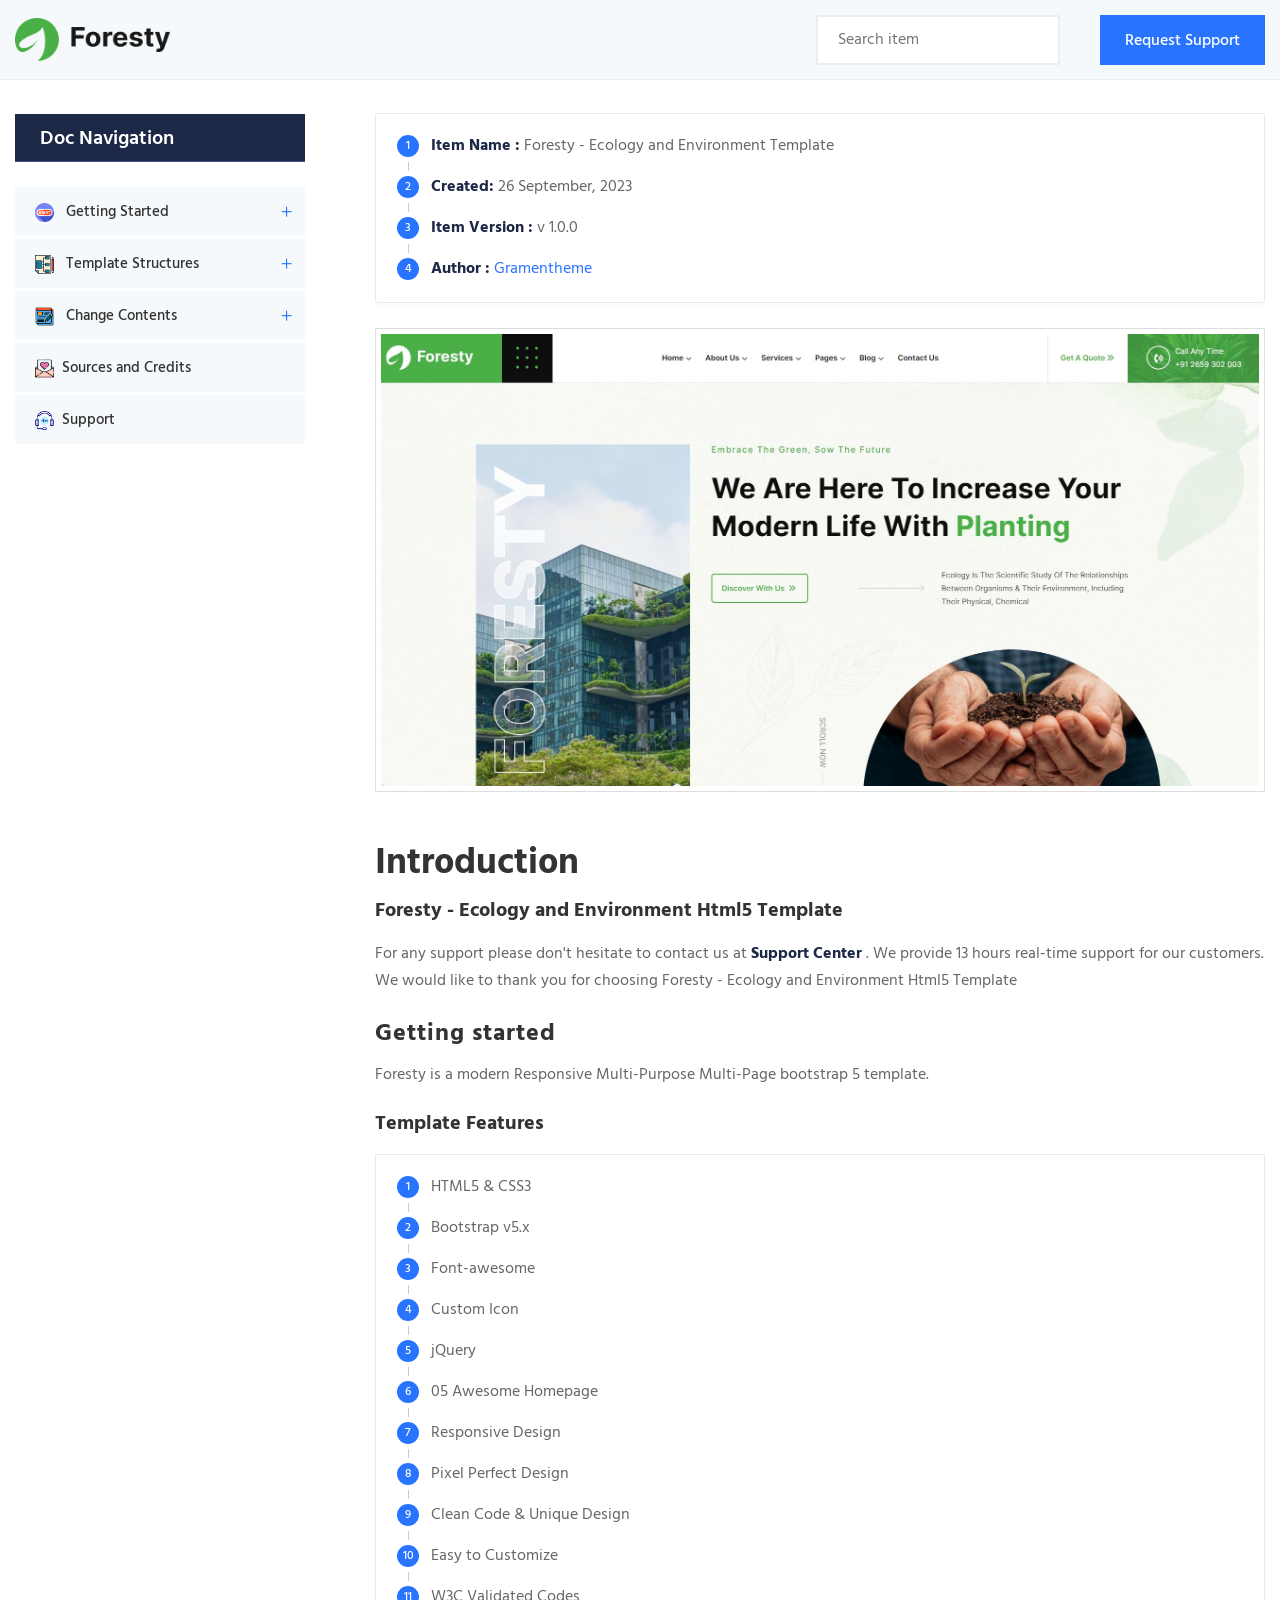
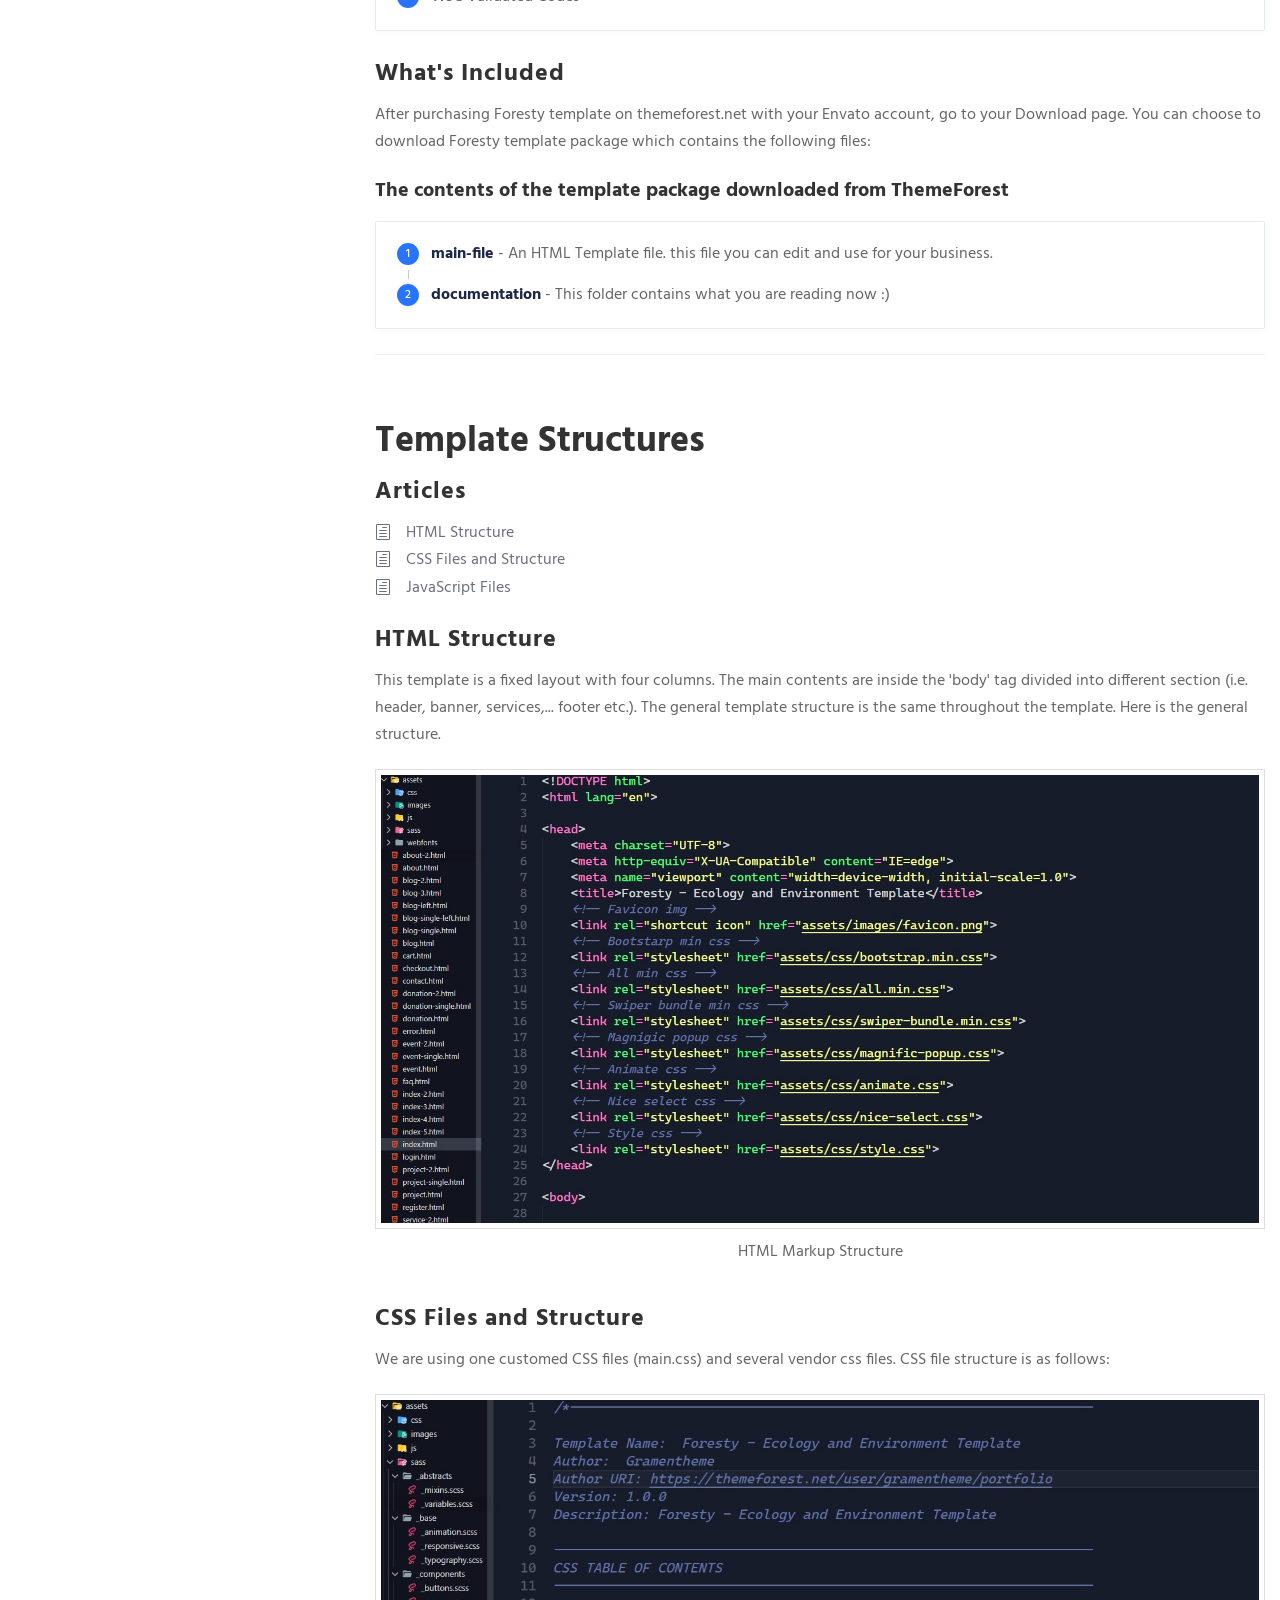
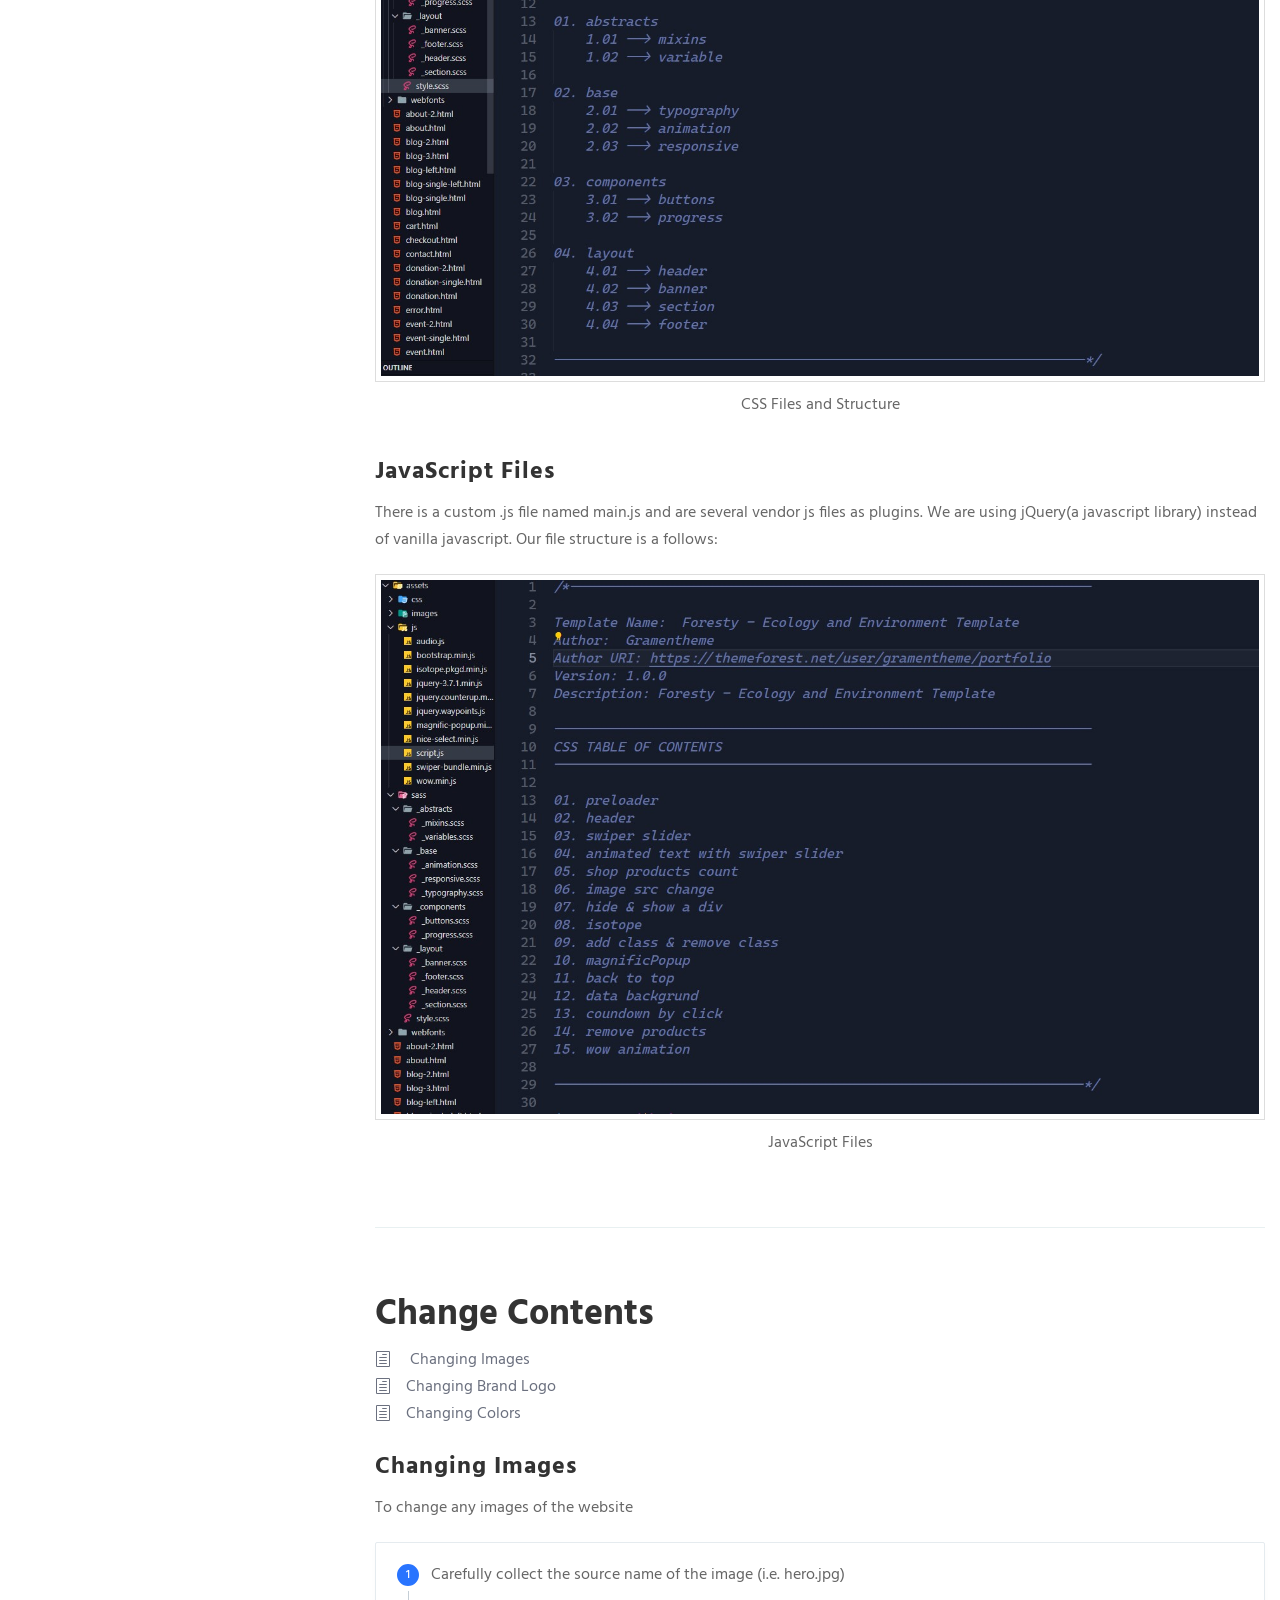
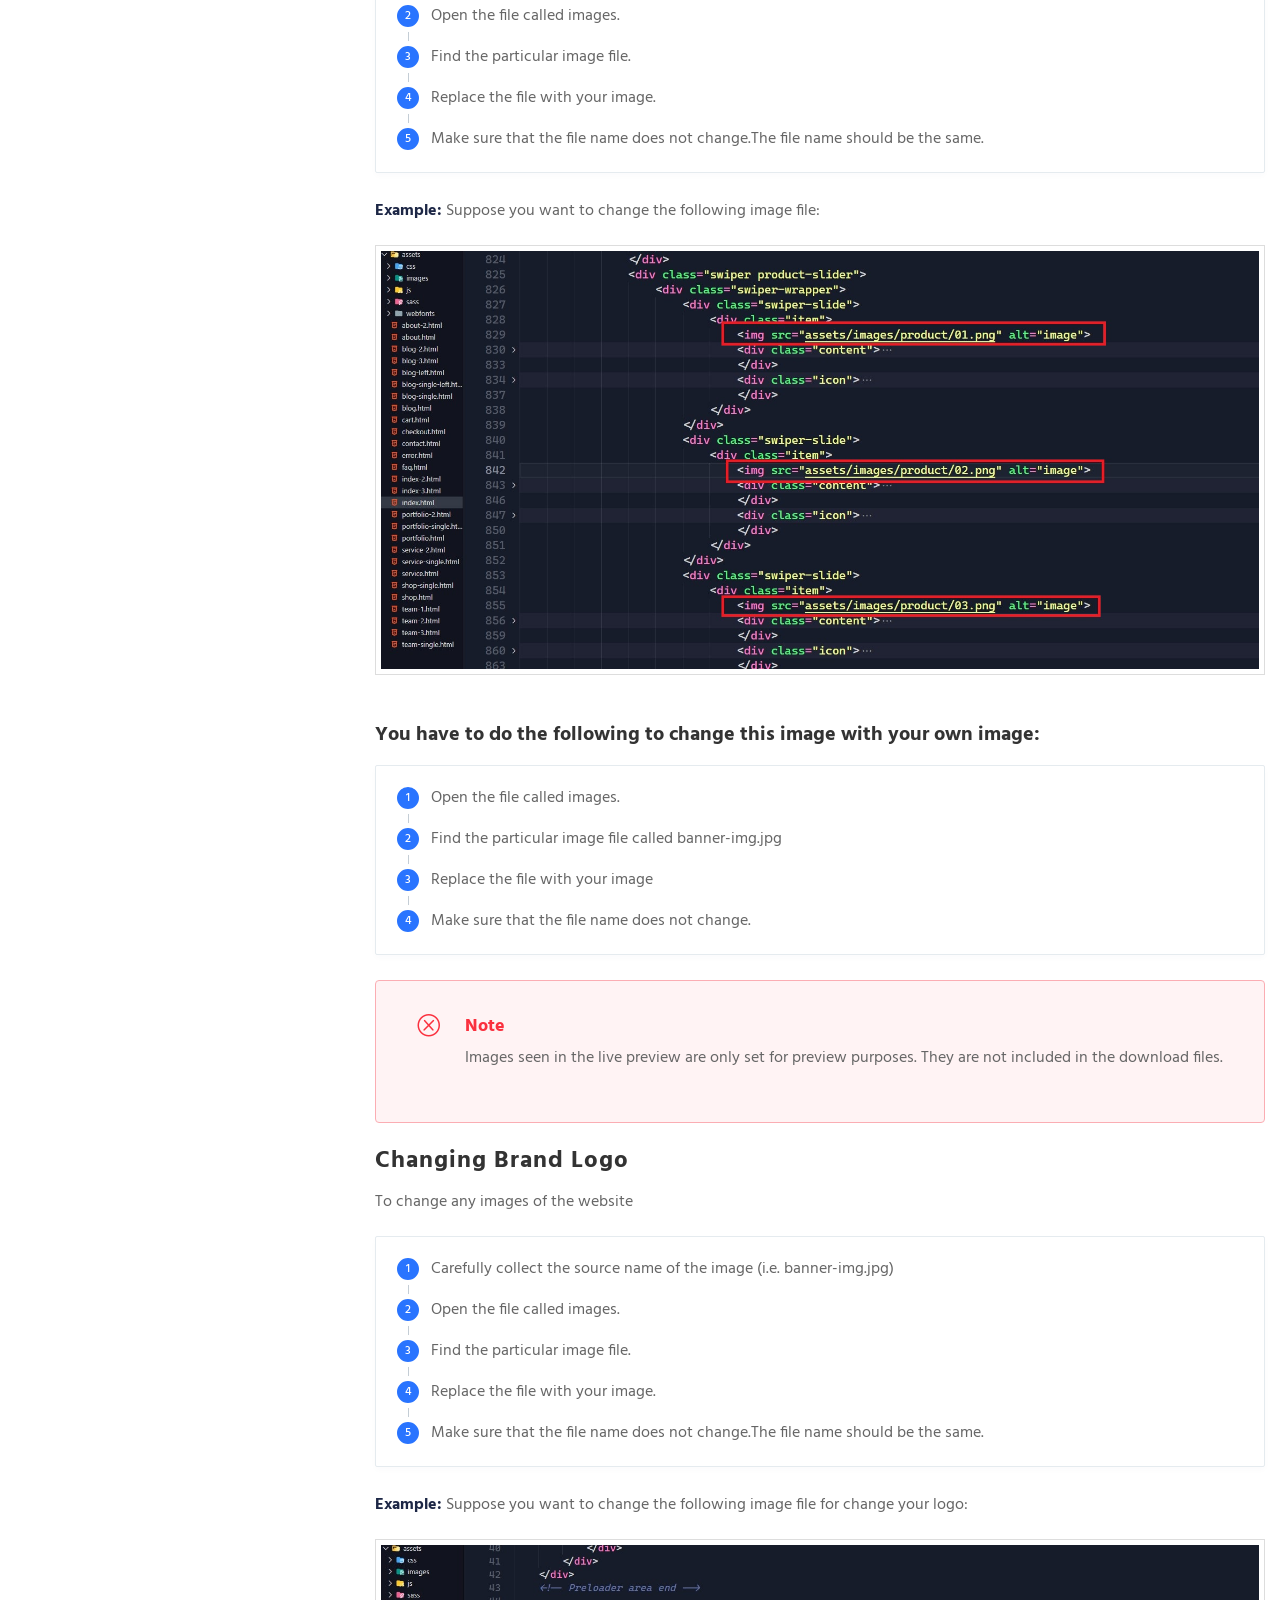
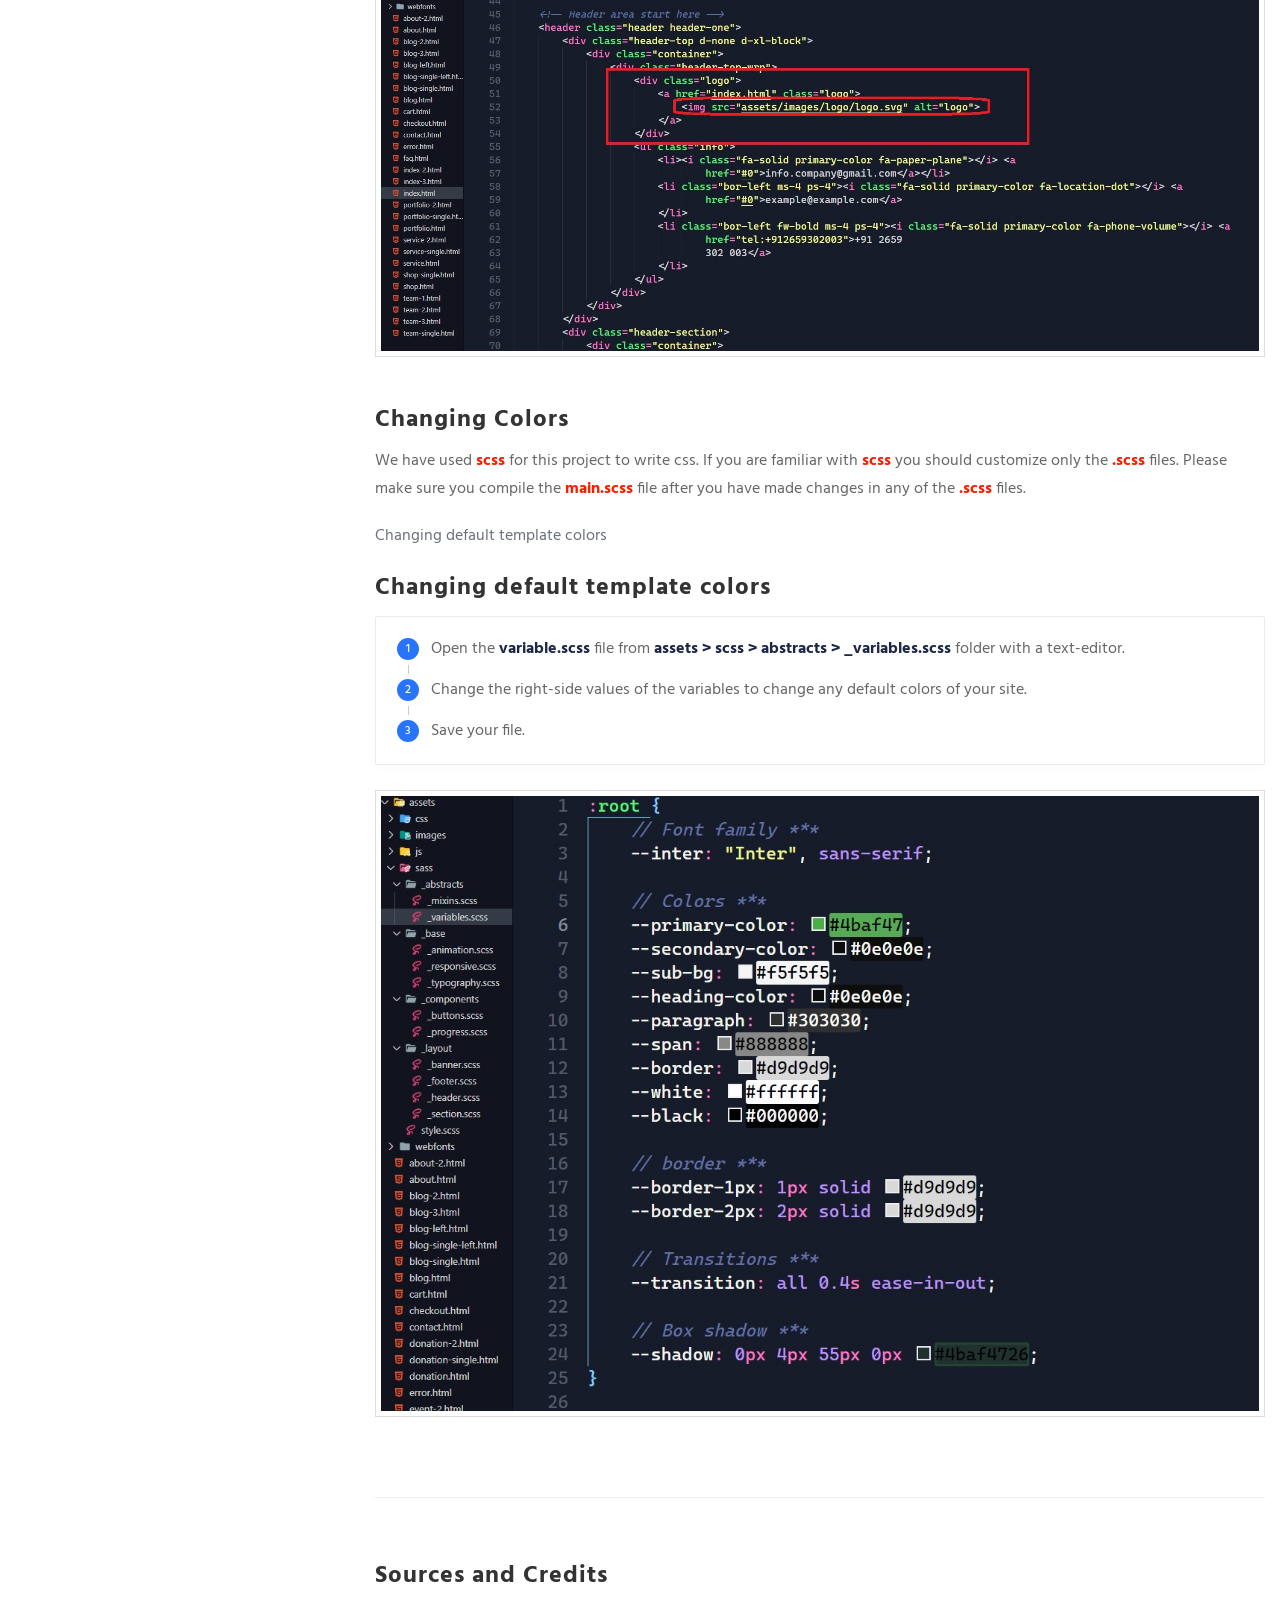
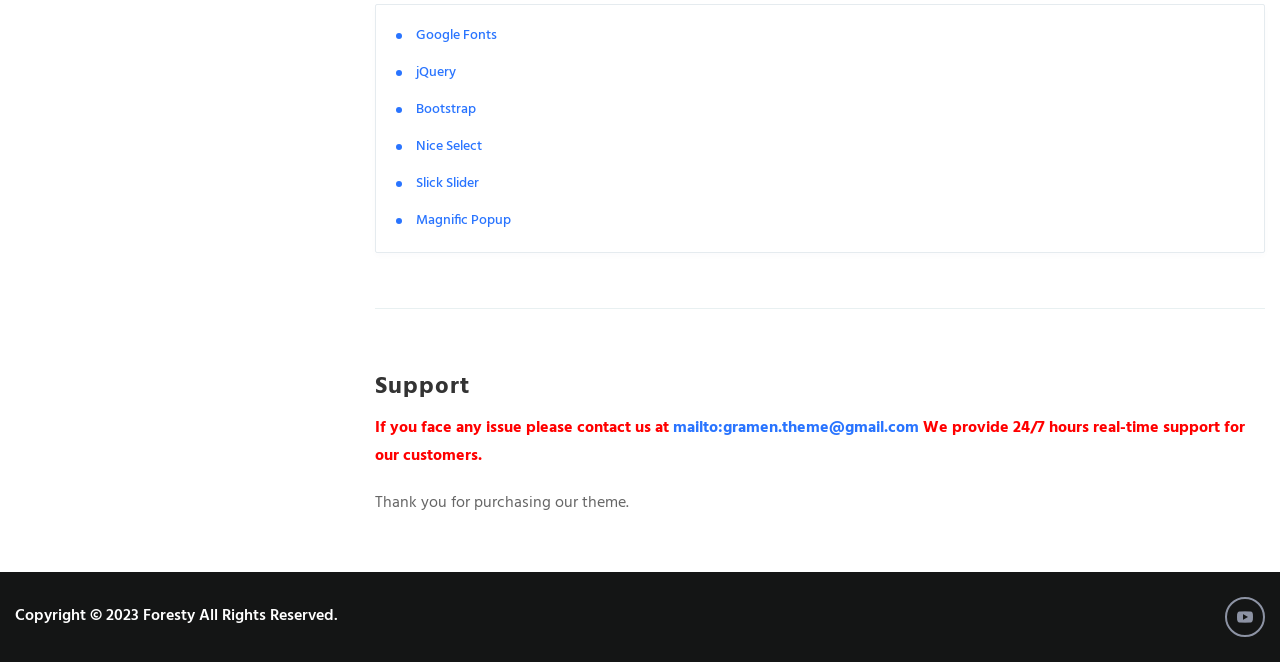
<file: template/ecology-environment-html-template-2023-11-27-05-15-48-utc/documentation/index.html>
<!DOCTYPE html>
<html class="no-js" lang="zxx">

<head>
    <!-- Basic metas
    ======================================== -->
    <meta charset="utf-8">
    <meta name="author" content="">
    <meta name="description" content="">
    <meta name="keywords" content="">
    <!-- Mobile specific metas
    ======================================== -->
    <meta http-equiv="X-UA-Compatible" content="IE=edge">
    <meta name="viewport" content="width=device-width, initial-scale=1, shrink-to-fit=no">
    <meta property="og:title" content="Documentation">
    <meta property="og:url" content="index.html">
    <!-- Page Title
    ======================================== -->
    <title>Foresty - Ecology and Environment Template</title>
    <!-- Favicon -->
    <link rel="shortcut icon" type="image/x-icon" href="assets/images/favicon.png">
    <!-- fonts
	======================================== -->
    <link rel="stylesheet" type="text/css" href="assets/css/elegantFont.css">
    <!-- Bootstrap -->
    <link rel="stylesheet" type="text/css" href="assets/css/vendor/bootstrap.min.css">
    <!-- Custom css -->
    <link rel="stylesheet" type="text/css" href="assets/css/style.css">
    <link rel="stylesheet" type="text/css" href="assets/css/responsive.css">
</head>

<body>
    <!--[if lte IE 9]>
        <p class="browserupgrade">You are using an <strong>outdated</strong> browser. Please <a href="https://browsehappy.com/">upgrade your browser</a> to improve your experience and security.</p>
	<![endif]-->
    <!-- Header starts -->
    <a href="#top" class="back-to-top">
        <i class="fal fa-arrow-up"></i>
    </a>
    <header class="page-header sticky-top" id="top">
        <div class="container">
            <div class="row align-items-center">
                <div class="col-lg-3 col-md-4 col-sm-6 col-6">
                    <div class="logo">
                        <a href="#" class="nav-brand">
                            <img src="assets/images/logo.png" alt="logo" width="155" height="36">
                        </a>
                    </div>
                </div>
                <div class="col-lg-9 col-md-8 col-sm-6 col-6">
                    <div class="right-part d-flex justify-content-end align-items-center">
                        <form action="#" class="search-form d-none d-lg-block">
                            <div class="input-group">
                                <input type="text" class="search-input" placeholder="Search item">
                            </div>
                        </form>
                        <div class="nav-list">
                            <a class="e-btn d-none d-md-inline-block"
                                href="https://themeforest.net/user/gramentheme/portfolio" target="_blank">Request
                                support</a>
                            <a href="#" class="toggle-navbar">
                                <i class="icon_menu"></i>
                            </a>
                        </div>
                    </div>
                </div>
            </div>
        </div>
        <!-- End of .container -->
    </header>
    <div class="main-content-wrapper">
        <div class="container ">
            <div class="row doc-container">
                <div class="col-xl-3">
                    <aside class="sidebar-navigation sticky-top doc-sidebar">
                        <h3>Doc Navigation</h3>
                        <!-- <nav class="nav">						 -->
                        <ul class="tmain-doc-nav  nav-sidebar doc-nav">
                            <li class="nav-item">
                                <a class="nav-link" href="#getting_started">
                                    <img src="assets/images/icon/start-button.png"> Getting Started
                                </a>
                                <span class="icon">
                                    <i class="icon_plus"></i>
                                    <i class="icon_minus-06"></i>
                                </span>
                                <ul class="submenu dropdown_nav">
                                    <li class="nav-item">
                                        <a class="nav-link" href="#introduction">Introduction</a>
                                    </li>
                                    <li class="nav-item">
                                        <a class="nav-link" href="#what_included">What's Included</a>
                                    </li>
                                </ul>
                            </li>
                            <li class="nav-item">
                                <a class="nav-link" href="#template">
                                    <img src="assets/images/icon/hierarchical-structure.png"> Template Structures
                                </a>
                                <span class="icon">
                                    <i class="icon_plus"></i>
                                    <i class="icon_minus-06"></i>
                                </span>
                                <ul class="submenu dropdown_nav">
                                    <li class="nav-item">
                                        <a class="nav-link" href="#html">HTML Structure</a>
                                    </li>
                                    <li class="nav-item">
                                        <a class="nav-link" href="#css">CSS Files and Structure</a>
                                    </li>
                                    <li class="nav-item">
                                        <a class="nav-link" href="#javascript">Javascript Files</a>
                                    </li>
                                </ul>
                            </li>
                            <li class="nav-item">
                                <a class="nav-link" href="#change_content">
                                    <img src="assets/images/icon/writer.png"> Change Contents
                                </a>
                                <span class="icon">
                                    <i class="icon_plus"></i>
                                    <i class="icon_minus-06"></i>
                                </span>
                                <ul class="submenu dropdown_nav">
                                    <li class="sub-nav nav-item ">
                                        <a class="nav-link" href="#change_img">Changing Images</a>
                                    </li>
                                    <li class="nav-item">
                                        <a class="nav-link" href="#change_logo">Changing Brand Logo</a>
                                    </li>
                                    <li class="nav-item">
                                        <a class="nav-link" href="#change_color">Changing Colors</a>
                                    </li>
                                </ul>
                            </li>
                            <li class="nav-item">
                                <a class="nav-link" href="#source">
                                    <img src="assets/images/icon/love-letter.png">Sources and Credits
                                </a>
                            </li>
                            <li class="nav-item">
                                <a class="nav-link" href="https://themeforest.net/user/creationic">
                                    <img src="assets/images/icon/headphone.png">Support
                                </a>
                            </li>
                        </ul>
                        <!-- </nav> -->
                    </aside>
                </div>
                <div class="col-xl-9 col-lg-12">
                    <div class="main-content">
                        <main class="main">
                            <div class="filterable-wrapper">
                                <article id="getting_started" class="section-main doc-section">
                                    <div class="steps-panel">
                                        <ol class="ordered-list">
                                            <li>
                                                <strong>Item Name :</strong>
                                                Foresty - Ecology and Environment Template
                                            </li>
                                            <li>
                                                <strong>Created:</strong>
                                                26 September, 2023
                                            </li>
                                            <li>
                                                <strong>Item Version :</strong> v 1.0.0
                                            </li>
                                            <li>
                                                <strong>Author :</strong>
                                                <a href="https://themeforest.net/user/gramentheme/portfolio"
                                                    target="_blank">Gramentheme</a>
                                            </li>
                                        </ol>
                                    </div>
                                    <figure>
                                        <img class="max-100" src="assets/images/07.jpg" alt="image">
                                    </figure>
                                    <section id="introduction">
                                        <h2>Introduction</h2>
                                        <h4 class="title">Foresty - Ecology and Environment Html5 Template</h4>
                                        <div class="top-support">For any support please don't hesitate to contact us at
                                            <a href="https://themeforest.net/user/creationic">
                                                <b>Support Center</b>
                                            </a>. We provide 13 hours real-time support for our customers.
                                        </div>
                                        <p>We would like to thank you for choosing Foresty - Ecology and Environment
                                            Html5 Template</p>
                                    </section>
                                    <!-- End of #getting_started -->
                                    <section id="requirements">
                                        <h3>Getting started</h3>
                                        <p>Foresty is a modern Responsive Multi-Purpose Multi-Page bootstrap 5 template.
                                        </p>
                                        <h4>Template Features</h4>
                                        <div class="steps-panel">
                                            <ul class="ordered-list">
                                                <li>HTML5 &amp; CSS3</li>
                                                <li>Bootstrap v5.x</li>
                                                <li>Font-awesome</li>
                                                <li>Custom Icon</li>
                                                <li>jQuery</li>
                                                <li>05 Awesome Homepage</li>
                                                <li>Responsive Design</li>
                                                <li>Pixel Perfect Design</li>
                                                <li>Clean Code &amp; Unique Design</li>
                                                <li>Easy to Customize</li>
                                                <li>W3C Validated Codes</li>
                                            </ul>
                                        </div>
                                    </section>
                                    <!-- End of #requirements -->
                                    <section id="what_included">
                                        <h3>What's Included</h3>
                                        <p>
                                            After purchasing Foresty template on themeforest.net with your Envato
                                            account, go to your
                                            Download page. You can choose to download Foresty template package which
                                            contains the following files:
                                        </p>
                                        <h4>The contents of the template package downloaded from ThemeForest</h4>
                                        <div class="steps-panel">
                                            <ul class="ordered-list">
                                                <li>
                                                    <strong>main-file</strong> - An HTML Template file. this file you
                                                    can edit and use for your business.
                                                </li>
                                                <li>
                                                    <strong>documentation</strong> - This folder contains what you are
                                                    reading now :)
                                                </li>
                                            </ul>
                                        </div>
                                    </section>
                                    <!-- End of #what_included -->
                                </article>
                                <article id="template" class="section-main doc-section">
                                    <section>
                                        <h2>Template Structures</h2>
                                        <h3>Articles</h3>
                                        <ul class="list-unstyled article_list tag_list">
                                            <li>
                                                <a href="#html">
                                                    <i class="icon_document_alt"></i>HTML Structure
                                                </a>
                                            </li>
                                            <li>
                                                <a href="#css">
                                                    <i class="icon_document_alt"></i>CSS Files and Structure
                                                </a>
                                            </li>
                                            <li>
                                                <a href="#javascript">
                                                    <i class="icon_document_alt"></i>JavaScript Files
                                                </a>
                                            </li>
                                        </ul>
                                    </section>
                                    <!-- End of #installation -->
                                    <section id="html">
                                        <h3>HTML Structure</h3>
                                        <p>This template is a fixed layout with four columns. The main contents are
                                            inside the 'body' tag divided into different section (i.e. header, banner,
                                            services,... footer etc.). The general template structure is the same
                                            throughout the template. Here is the general structure.</p>
                                        <figure>
                                            <img src="assets/images/02.jpg" alt="3.1.1" class="doc-image">
                                            <figcaption class="text-center">HTML Markup Structure</figcaption>
                                        </figure>
                                    </section>
                                    <!-- End of #installation -->
                                    <section id="css">
                                        <h3>CSS Files and Structure</h3>
                                        <p>We are using one customed CSS files (main.css) and several vendor css files.
                                            CSS file structure is as follows:</p>
                                        <figure>
                                            <img src="assets/images/01.jpg" alt="3.1.1" class="doc-image">
                                            <figcaption class="text-center">CSS Files and Structure</figcaption>
                                        </figure>
                                    </section>
                                    <!-- End of #using_theme_uploader -->
                                    <section id="javascript">
                                        <h3>JavaScript Files</h3>
                                        <p>There is a custom .js file named main.js and are several vendor js files as
                                            plugins. We are using jQuery(a javascript library) instead of vanilla
                                            javascript. Our file structure is a follows:</p>
                                        <figure>
                                            <img src="assets/images/03.jpg" alt="3.1.1" class="doc-image">
                                            <figcaption class="text-center">JavaScript Files</figcaption>
                                        </figure>
                                    </section>
                                    <!-- End of #using_ftp_uploader -->
                                </article>
                                <article id="change_content" class="section-main doc-section">
                                    <section>
                                        <h2>Change Contents</h2>
                                        <ul class="list-unstyled article_list tag_list">
                                            <li>
                                                <a href="#change_img">
                                                    <i class="icon_document_alt"></i>
                                                    Changing
                                                    Images
                                                </a>
                                            </li>
                                            <li>
                                                <a href="#bran_logo">
                                                    <i class="icon_document_alt"></i>Changing Brand Logo
                                                </a>
                                            </li>
                                            <li>
                                                <a href="#change_color">
                                                    <i class="icon_document_alt"></i>Changing Colors
                                                </a>
                                            </li>
                                        </ul>
                                    </section>
                                    <!-- End of #section-4 -->
                                    <section id="change_img">
                                        <h3>Changing Images</h3>
                                        <p>To change any images of the website</p>
                                        <div class="steps-panel">
                                            <ol class="ordered-list">
                                                <li>
                                                    Carefully collect the source name of the image (i.e. hero.jpg)
                                                </li>
                                                <li>Open the file called images.</li>
                                                <li>Find the particular image file.</li>
                                                <li>Replace the file with your image.</li>
                                                <li>
                                                    Make sure that the file name does not change.The file name should be
                                                    the same.
                                                </li>
                                            </ol>
                                        </div>
                                        <p>
                                            <strong>Example:</strong>
                                            Suppose you want to change the following image
                                            file:
                                        </p>
                                        <figure>
                                            <img src="assets/images/05.jpg" alt="4.1.1" class="doc-image">
                                        </figure>
                                        <h4>You have to do the following to change this image with your own image:</h4>
                                        <div class="steps-panel">
                                            <ol class="ordered-list">
                                                <li>Open the file called images.</li>
                                                <li>Find the particular image file called banner-img.jpg</li>
                                                <li>Replace the file with your image</li>
                                                <li>Make sure that the file name does not change.</li>
                                            </ol>
                                        </div>
                                        <div class="alert media message_alert alert-danger fade show" role="alert">
                                            <i class="icon_close_alt2"></i>
                                            <div class="media-body">
                                                <h5>Note</h5>
                                                <p>Images seen in the live preview are only set for preview purposes.
                                                    They are not included in the download files.</p>
                                            </div>
                                        </div>
                                    </section>
                                    <section id="bran_logo">
                                        <h3>Changing Brand Logo</h3>
                                        <p>To change any images of the website</p>
                                        <div class="steps-panel">
                                            <ol class="ordered-list">
                                                <li>
                                                    Carefully collect the source name of the image (i.e.
                                                    banner-img.jpg)
                                                </li>
                                                <li>Open the file called images.</li>
                                                <li>Find the particular image file.</li>
                                                <li>Replace the file with your image.</li>
                                                <li>
                                                    Make sure that the file name does not change.The file name
                                                    should be the same.
                                                </li>
                                            </ol>
                                        </div>
                                        <p>
                                            <strong>Example:</strong>
                                            Suppose you want to change the following
                                            image file for change your logo:
                                        </p>
                                        <figure>
                                            <img src="assets/images/04.jpg" alt="4.1.1" class="doc-image">
                                        </figure>
                                    </section>
                                    <!-- End of #section-4 -->
                                    <section id="change_color">
                                        <h3>Changing Colors</h3>
                                        <p>We have used
                                            <strong style="color: #f81f01;">scss</strong>
                                            for this project to write css. If
                                            you are familiar with
                                            <strong style="color: #f81f01;">scss</strong>
                                            you should customize
                                            only the
                                            <strong style="color: #f81f01;">.scss</strong>
                                            files. Please make sure you compile
                                            the
                                            <strong style="color: #f81f01;">main.scss</strong>
                                            file after you have made changes in
                                            any of the
                                            <strong style="color: #f81f01;">.scss</strong> files.
                                        </p>
                                        <ul class="list-unstyled article_list tag_list rn-list">
                                            <li>
                                                <a href="#changedefaultcolor">
                                                    Changing default template
                                                    colors
                                                </a>
                                            </li>
                                        </ul>
                                        <h3>Changing default template colors</h3>
                                        <div class="steps-panel">
                                            <ol class="ordered-list">
                                                <li>Open the
                                                    <strong>variable.scss</strong> file from
                                                    <strong>
                                                        assets &gt; scss &gt;
                                                        abstracts &gt; _variables.scss
                                                    </strong> folder with a text-editor.
                                                </li>
                                                <li>
                                                    Change the right-side values of the variables to change any default
                                                    colors of your
                                                    site.
                                                </li>
                                                <li>Save your file.</li>
                                            </ol>
                                        </div>
                                        <figure>
                                            <img src="assets/images/06.jpg" alt="4.1.1" class="doc-image">
                                        </figure>
                                    </section>
                                </article>
                                <article id="source" class="section-main doc-section">
                                    <section id="section-4-3">
                                        <h3>Sources and Credits</h3>
                                        <ul class=" single_list">
                                            <li>
                                                <a target="_blank" href="https://fonts.google.com/">Google Fonts</a>
                                            </li>
                                            <li>
                                                <a target="_blank" href="https://jquery.com/">jQuery</a>
                                            </li>
                                            <li>
                                                <a target="_blank" href="https://getbootstrap.com/">Bootstrap</a>
                                            </li>
                                            <li>
                                                <a target="_blank"
                                                    href="https://github.com/hernansartorio/jquery-nice-select">Nice
                                                    Select</a>
                                            </li>
                                            <li>
                                                <a target="_blank" href="https://github.com/kenwheeler/slick/">Slick
                                                    Slider</a>
                                            </li>
                                            <li>
                                                <a target="_blank"
                                                    href="https://github.com/dimsemenov/Magnific-Popup">Magnific
                                                    Popup</a>
                                            </li>
                                        </ul>
                                    </section>
                                </article>
                                <article id="change_content" class="section-main doc-section">
                                    <section id="support">
                                        <h3>Support</h3>
                                        <p style="color:red;font-weight:bold;">
                                            If you face any issue please contact us at
                                            <a href="mailto:gramen.theme@gmail.com">mailto:gramen.theme@gmail.com</a> We
                                            provide 24/7 hours real-time support for our customers.
                                        </p>
                                        <p>Thank you for purchasing our theme.</p>
                                        <p class="mt50"></p>
                                    </section>
                                </article>
                                <!-- End of #getting_started1-4 -->
                            </div>
                            <!-- End of .filterable-wrapper -->
                        </main>
                    </div>
                </div>
            </div>
            <!-- End of .main-content -->
        </div>
        <!-- End of .container -->
    </div>
    <!-- End of .main-content -->
    <footer class="tp-footer">
        <div class="container">
            <div class="row align-items-center">
                <div class="col-md-8">
                    <div class="page-footer">
                        <p>Copyright © 2023 Foresty All Rights Reserved.</p>
                    </div>
                </div>
                <div class="col-md-4">
                    <div class="social-footer text-md-right">
                        <a href="index.html">
                            <i class="social_youtube"></i>
                        </a>
                    </div>
                </div>
            </div>
        </div>
    </footer>
    <!-- End of .page-footer -->
    <!-- Javascripts
		======================================= -->
    <!-- jQuery -->
    <script src="assets/js/vendor/jquery.min.js"></script>
    <script src="assets/js/vendor/jquery-migrate.min.js"></script>
    <script src="assets/js/vendor/bootstrap.bundle.min.js"></script>
    <!-- jQuery Easing Plugin -->
    <script src="assets/js/vendor/easing-1.3.js"></script>
    <!-- Custom Script -->
    <script src="assets/js/onpage-menu.js"></script>
    <script src="assets/js/main.js"></script>
</body>

</html>
</file>
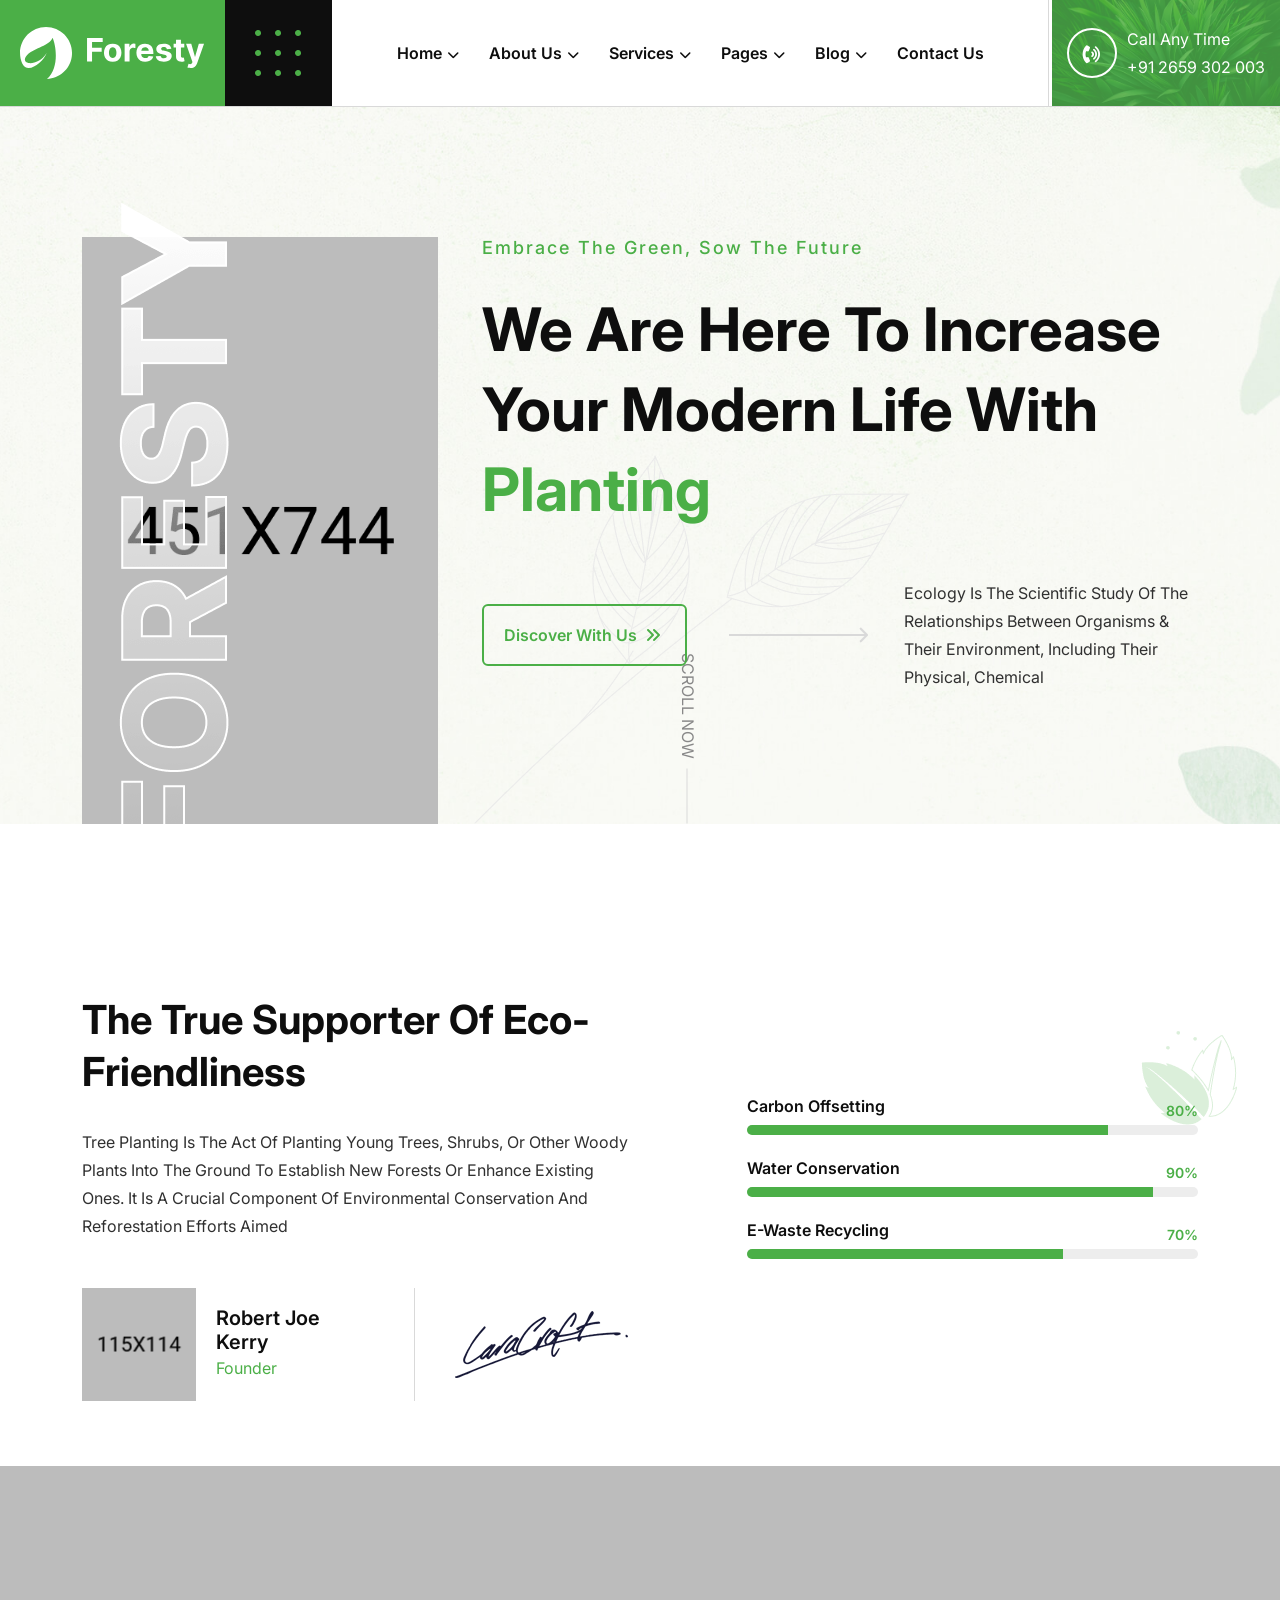
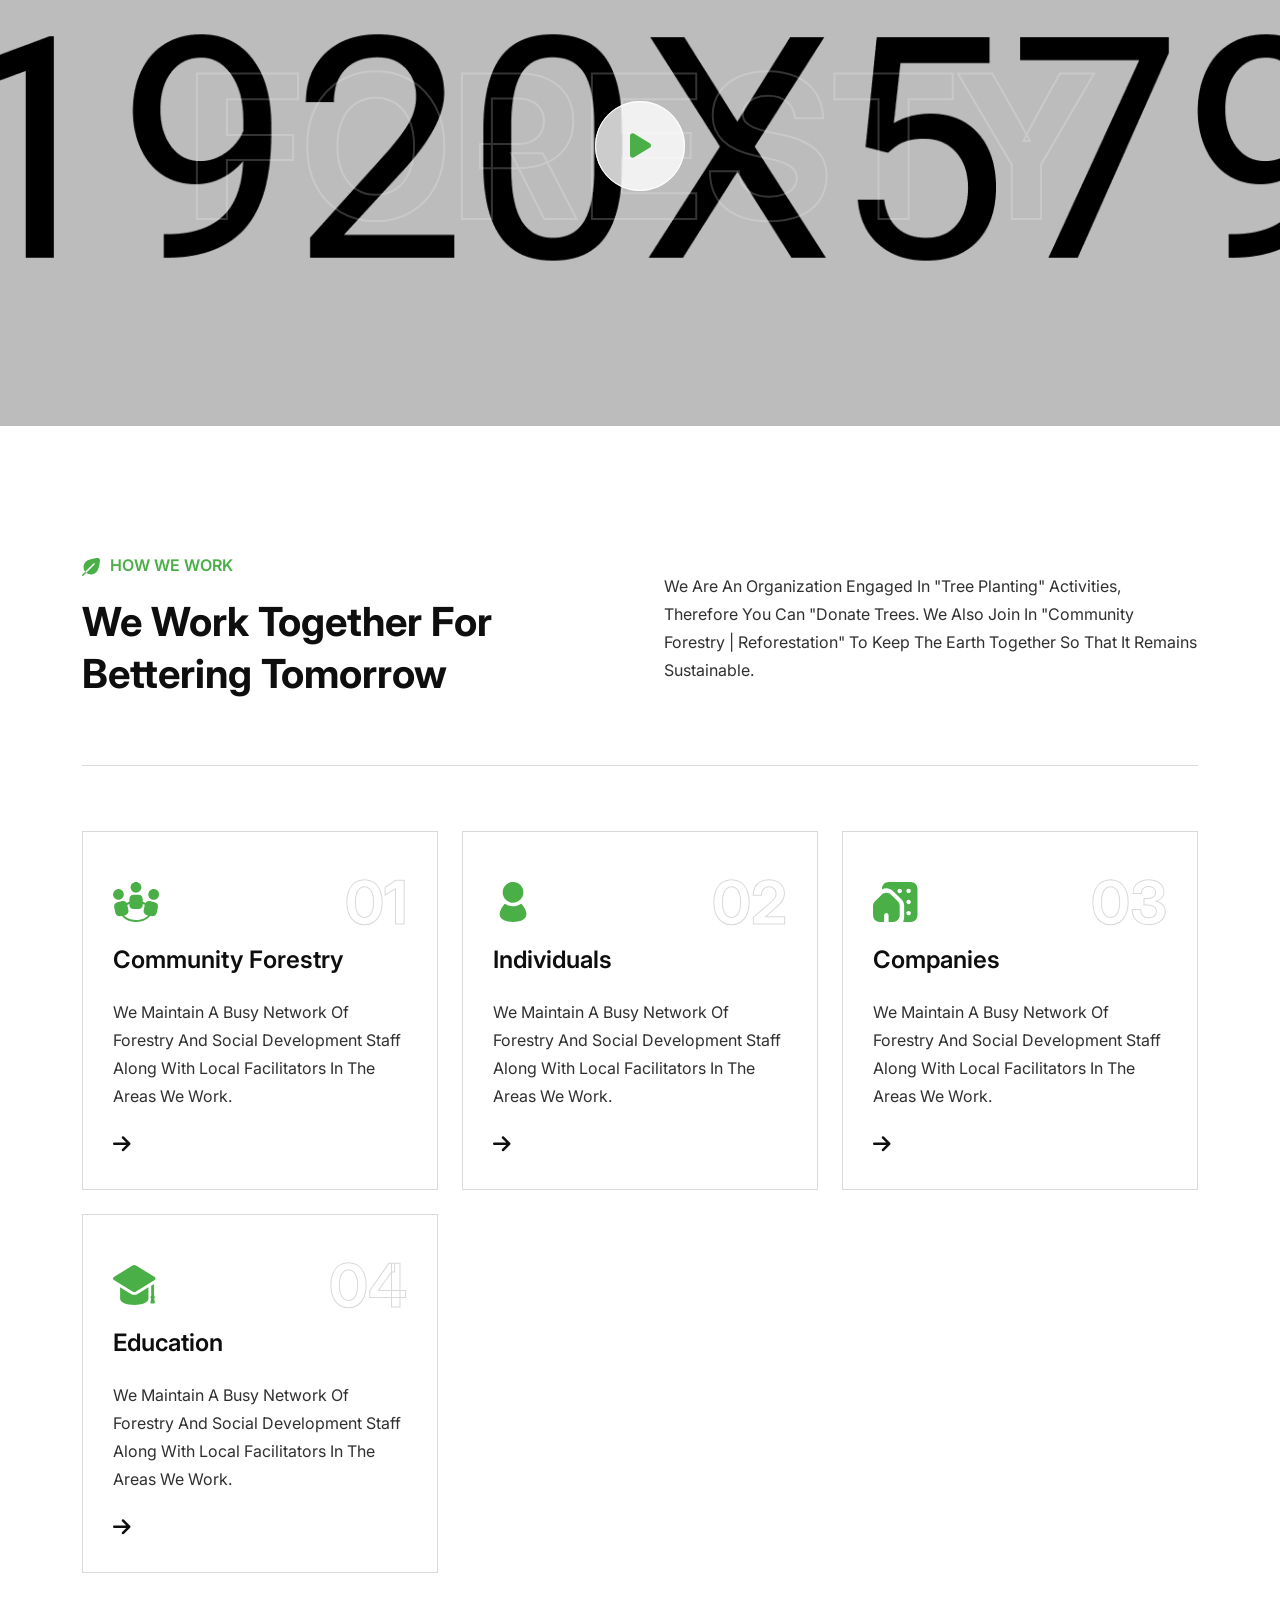
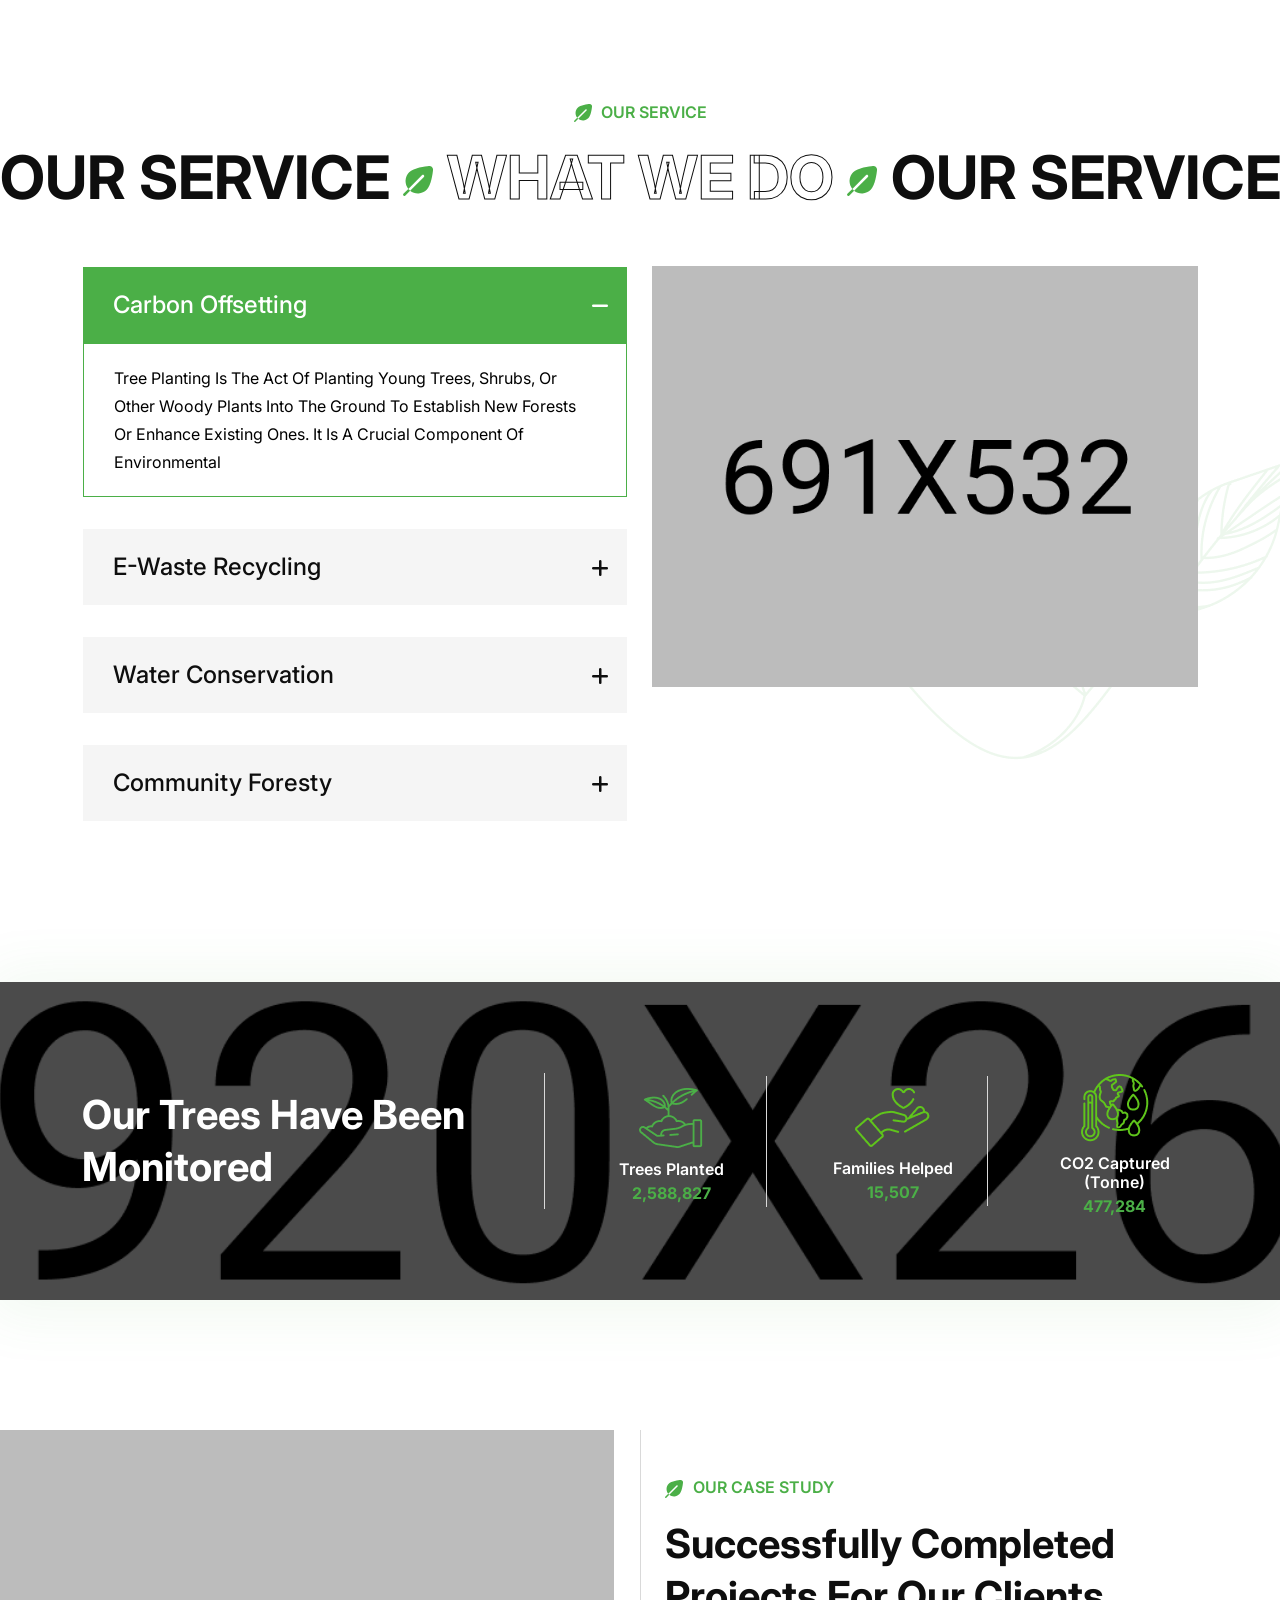
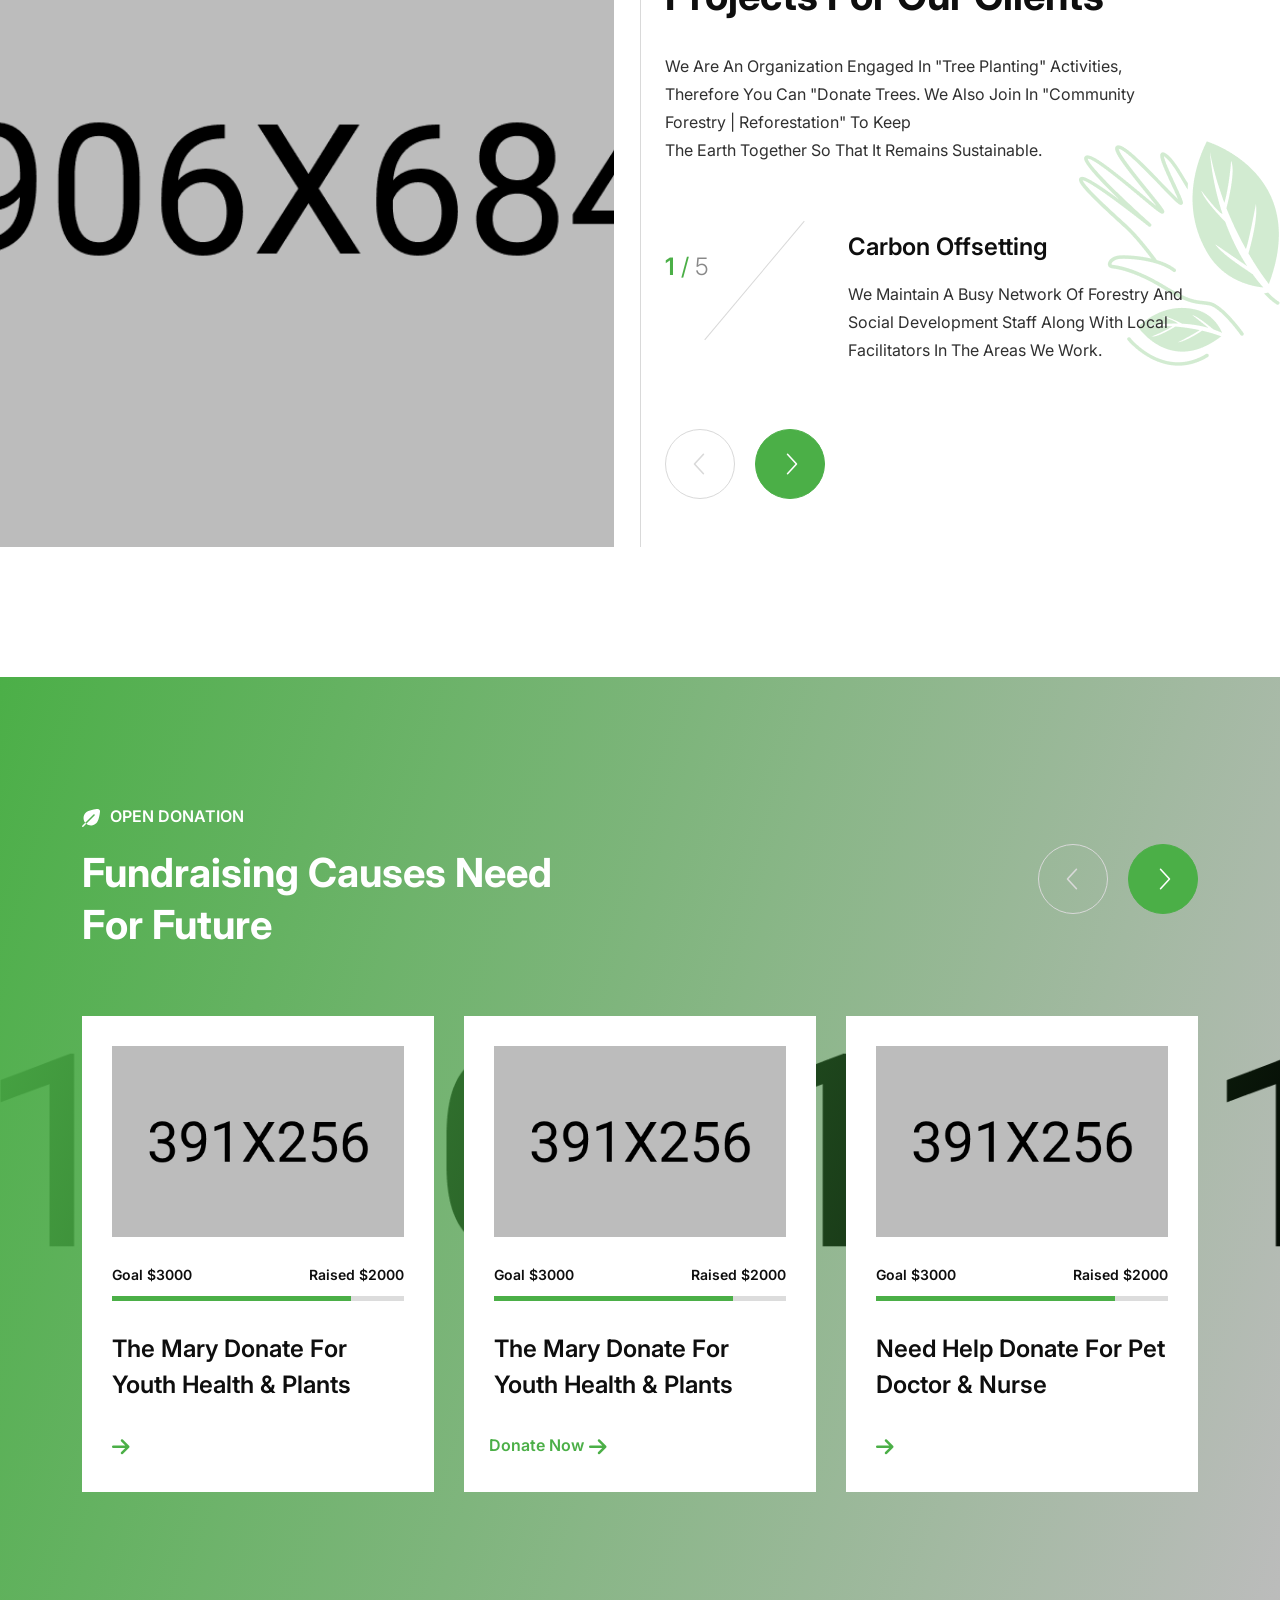
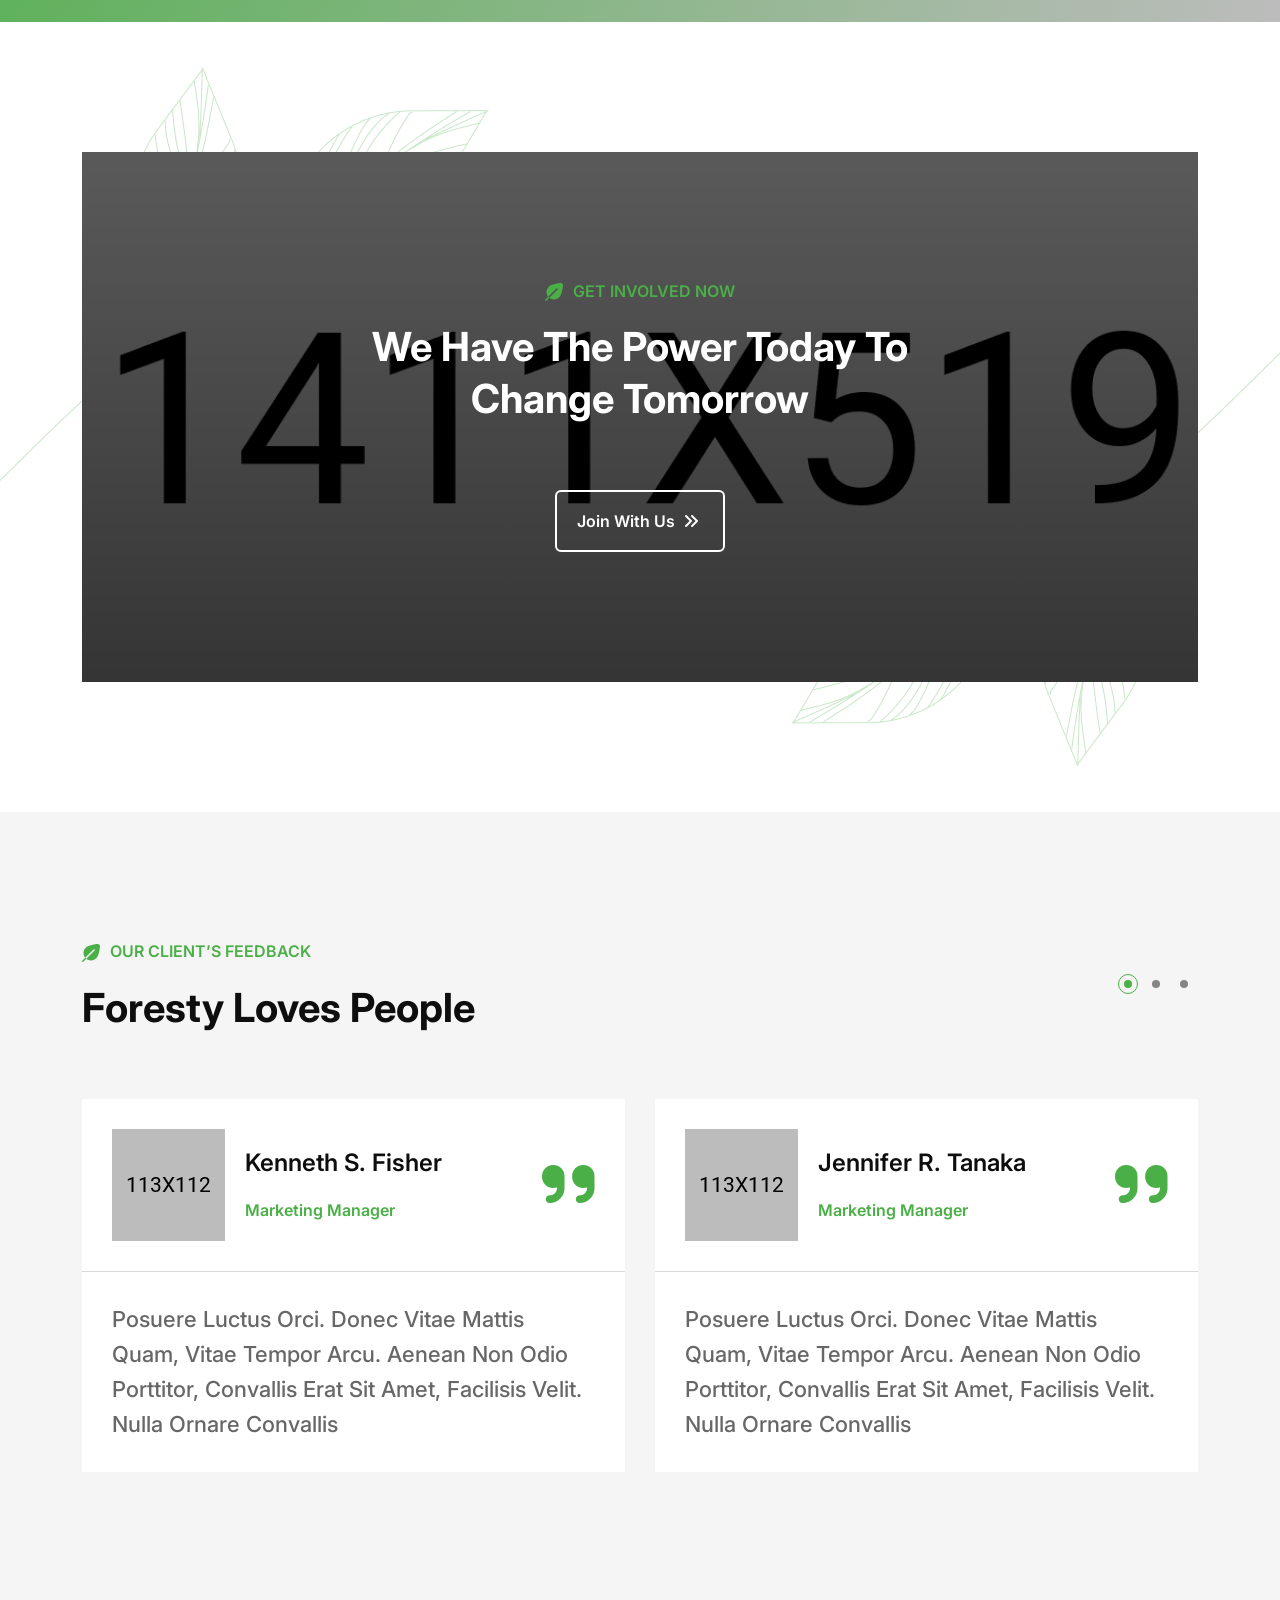
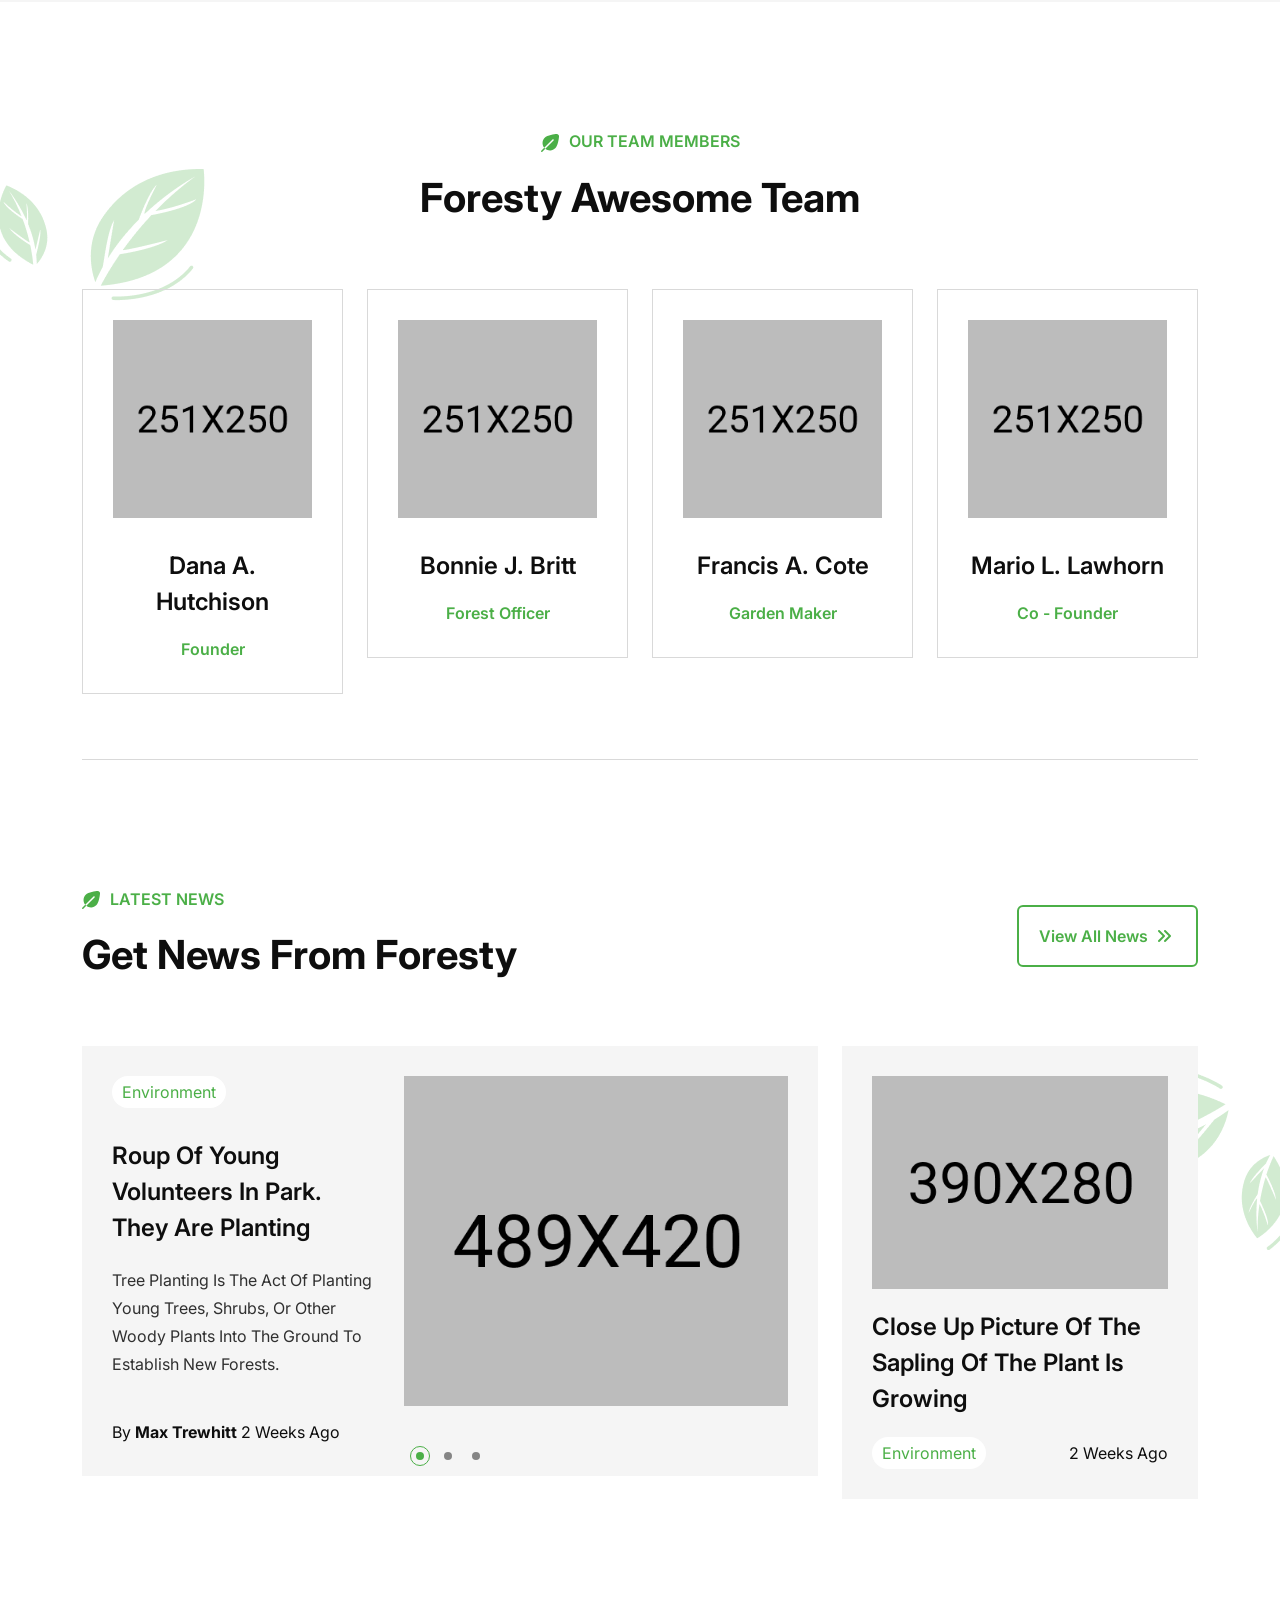
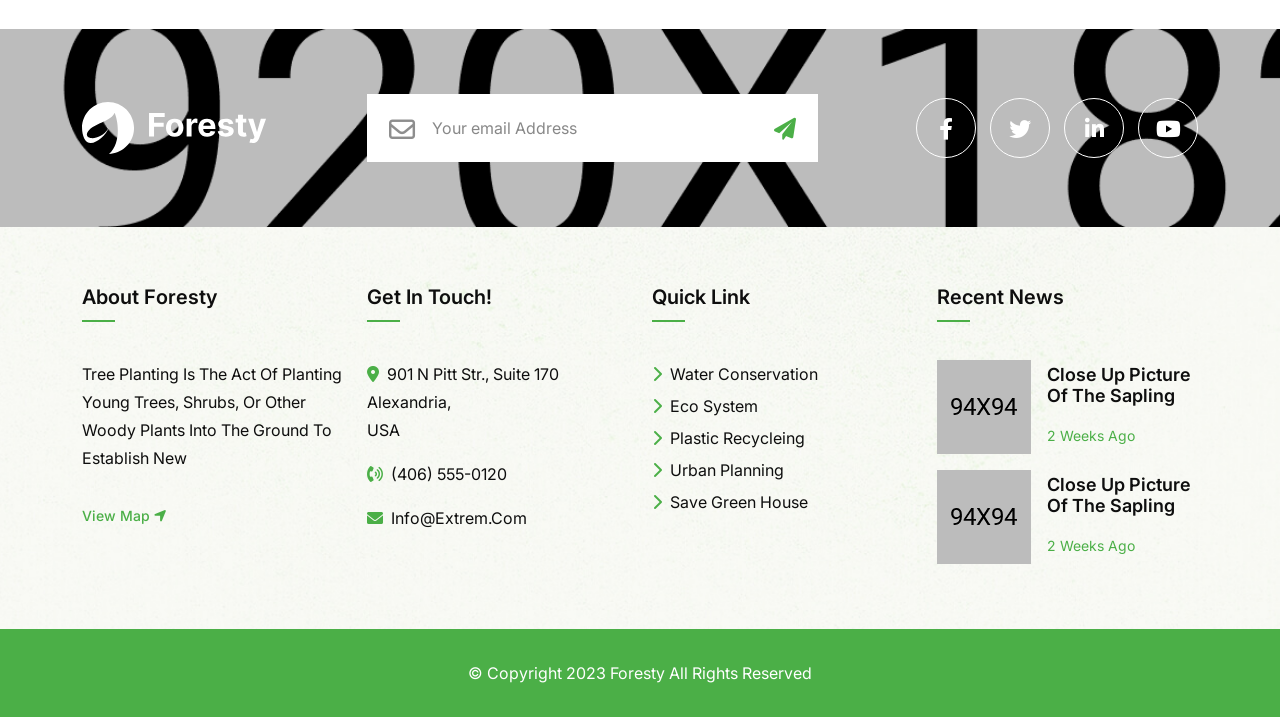
<file: template/ecology-environment-html-template-2023-11-27-05-15-48-utc/foresty-main-file/index.html>
<!DOCTYPE html>
<html lang="en">

<head>
    <meta charset="UTF-8">
    <meta http-equiv="X-UA-Compatible" content="IE=edge">
    <meta name="viewport" content="width=device-width, initial-scale=1.0">
    <title>Foresty - Ecology and Environment Template</title>
    <!-- Favicon img -->
    <link rel="shortcut icon" href="assets/images/favicon.png">
    <!-- Bootstarp min css -->
    <link rel="stylesheet" href="assets/css/bootstrap.min.css">
    <!-- All min css -->
    <link rel="stylesheet" href="assets/css/all.min.css">
    <!-- Swiper bundle min css -->
    <link rel="stylesheet" href="assets/css/swiper-bundle.min.css">
    <!-- Magnigic popup css -->
    <link rel="stylesheet" href="assets/css/magnific-popup.css">
    <!-- Animate css -->
    <link rel="stylesheet" href="assets/css/animate.css">
    <!-- Nice select css -->
    <link rel="stylesheet" href="assets/css/nice-select.css">
    <!-- Style css -->
    <link rel="stylesheet" href="assets/css/style.css">
</head>

<body>

    <!-- Preloader area start -->
    <div id="loading">
        <div id="loading-center">
            <div id="loading-center-absolute">
                <div class="loading-icon text-center d-flex flex-column align-items-center justify-content-center">
                    <img class="loading-logo" src="assets/images/preloader.svg" alt="icon">
                </div>
            </div>
        </div>
    </div>
    <!-- Preloader area end -->

    <!-- Header area start here -->
    <header class="header header-one bor-bottom">
        <div class="header-section">
            <div class="d-flex justify-content-between align-items-center">
                <div class="header-one__item d-none d-xl-block">
                    <div class="d-flex align-items-center">
                        <div class="header-one__logo">
                            <a href="index.html"><img src="assets/images/logo/logo-light.svg" alt="logo"></a>
                        </div>
                        <button id="openButton" class="header-one__dots">
                            <img src="assets/images/header/header-dot.png" alt="dots">
                        </button>
                    </div>
                </div>
                <div class="header-one__item w-100">
                    <div class="header-wrapper justify-content-center">
                        <div class="logo-menu d-block d-xl-none">
                            <a href="index.html" class="logo">
                                <img src="assets/images/logo/logo-light.svg" alt="logo">
                            </a>
                        </div>
                        <div class="header-bar d-xl-none">
                            <span></span>
                            <span></span>
                            <span></span>
                        </div>
                        <ul class="main-menu">
                            <li>
                                <a href="#">Home <i class="fas fa-chevron-down"></i></a>
                                <ul class="sub-menu">
                                    <li><a href="index.html">Environmental One</a></li>
                                    <li><a href="index-2.html">Environmental Two</a></li>
                                    <li><a href="index-3.html">Environmental Three</a></li>
                                    <li><a href="index-4.html">Animal Protection Zoo</a></li>
                                    <li><a href="index-5.html">Environmental NGO</a></li>
                                </ul>
                            </li>
                            <li>
                                <a href="#">About Us <i class="fas fa-chevron-down"></i></a>
                                <ul class="sub-menu">
                                    <li><a href="about.html">About One</a></li>
                                    <li><a href="about-2.html">About Two</a></li>
                                </ul>
                            </li>
                            <li>
                                <a href="#">Services <i class="fas fa-chevron-down"></i></a>
                                <ul class="sub-menu">
                                    <li><a href="service.html">Service One</a></li>
                                    <li><a href="service-2.html">Service Two</a></li>
                                    <li><a href="service-single.html">Service Details</a></li>
                                </ul>
                            </li>
                            <li>
                                <a id="mega-menu-btn" href="#">Pages <i class="fas fa-chevron-down"></i></a>
                                <ul class="sub-menu">
                                    <li class="d-block d-xl-none"><a href="project.html">Our Project 01</a></li>
                                    <li class="d-block d-xl-none"><a href="project-2.html">Our Project 02</a></li>
                                    <li class="d-block d-xl-none"><a href="project-single.html">Project Details</a>
                                    </li>
                                    <li class="d-block d-xl-none"><a href="donation.html">Donation 01</a></li>
                                    <li class="d-block d-xl-none"><a href="donation-2.html">Donation 02</a></li>
                                    <li class="d-block d-xl-none"><a href="donation-single.html">Donation
                                            Details</a></li>
                                    <li class="d-block d-xl-none"><a href="event.html">Events 01</a></li>
                                    <li class="d-block d-xl-none"><a href="event-2.html">Events 01</a></li>
                                    <li class="d-block d-xl-none"><a href="event-single.html">Events Details</a>
                                    </li>
                                    <li class="d-block d-xl-none"><a href="shop.html">Shop</a></li>
                                    <li class="d-block d-xl-none"><a href="shop-single.html">Shop Details</a></li>
                                    <li class="d-block d-xl-none"><a href="cart.html">Cart</a></li>
                                    <li class="d-block d-xl-none"><a href="checkout.html">Checkout</a></li>
                                    <li class="d-block d-xl-none"><a href="team.html">Our Teams 01</a></li>
                                    <li class="d-block d-xl-none"><a href="team-2.html">Our Teams 02</a></li>
                                    <li class="d-block d-xl-none"><a href="team-single.html">Our Teams Details</a>
                                    </li>
                                    <li class="d-block d-xl-none"><a href="faq.html">FAQ</a></li>
                                    <li class="d-block d-xl-none"><a href="login.html">Login / Register</a></li>
                                    <li class="d-block d-xl-none"><a href="error.html">404 Error</a></li>
                                </ul>
                            </li>
                            <li>
                                <a href="#">Blog <i class="fas fa-chevron-down"></i></a>
                                <ul class="sub-menu">
                                    <li class="sub_menu_wrp d-none d-xl-block"><a href="#">Blog Grid <i
                                                class="fas fa-chevron-right float-end"></i></a>
                                        <ul class="sub_sub_menu">
                                            <li><a href="blog-2.html">2 Columns</a></li>
                                            <li><a href="blog-3.html">3 Columns</a></li>
                                        </ul>
                                    </li>
                                    <li class="d-block d-xl-none"><a href="blog-2.html">Blog Grid One</a></li>
                                    <li class="d-block d-xl-none"><a href="blog-3.html">Blog Grid Two</a></li>
                                    <li class="sub_menu_wrp d-none d-xl-block"><a href="#">Blog Standard <i
                                                class="fas fa-chevron-right float-end"></i></a>
                                        <ul class="sub_sub_menu">
                                            <li><a href="blog-left.html">Left SideBar</a></li>
                                            <li><a href="blog.html">Right SideBar</a></li>
                                        </ul>
                                    </li>
                                    <li class="d-block d-xl-none"><a href="blog.html">Blog Standard One</a></li>
                                    <li class="d-block d-xl-none"><a href="blog-left.html">Blog Standard Two</a>
                                    </li>
                                    <li class="sub_menu_wrp d-none d-xl-block"><a href="#">Blog Details <i
                                                class="fas fa-chevron-right float-end"></i></a>
                                        <ul class="sub_sub_menu">
                                            <li><a href="blog-single-left.html">Left SideBar</a></li>
                                            <li><a href="blog-single.html">Right SideBar</a></li>
                                        </ul>
                                    </li>
                                    <li class="d-block d-xl-none"><a href="blog-single.html">Blog Details</a></li>
                                </ul>
                            </li>
                            <li>
                                <a href="contact.html">Contact Us</a>
                            </li>
                        </ul>
                        <!-- Mega menu area start here -->
                        <div class="mega-menu-area d-none d-xl-block">
                            <div class="container">
                                <div class="mega-menu">
                                    <div class="row g-4 justify-content-between">
                                        <div class="col-md-2">
                                            <div class="mega-menu__item">
                                                <h5 class="primary-color">Our Project</h5>
                                                <ul>
                                                    <li><a href="project.html">Our Project 01</a></li>
                                                    <li><a href="project-2.html">Our Project 02</a></li>
                                                    <li><a href="project-single.html">Project Details</a></li>
                                                </ul>
                                            </div>
                                        </div>
                                        <div class="col-md-2">
                                            <div class="mega-menu__item">
                                                <h5 class="primary-color">Donation</h5>
                                                <ul>
                                                    <li><a href="donation.html">Donation 01</a></li>
                                                    <li><a href="donation-2.html">Donation 02</a></li>
                                                    <li><a href="donation-single.html">Donation Details</a></li>
                                                </ul>
                                            </div>
                                        </div>
                                        <div class="col-md-2">
                                            <div class="mega-menu__item">
                                                <h5 class="primary-color">Our Events</h5>
                                                <ul>
                                                    <li><a href="event.html">Events 01</a></li>
                                                    <li><a href="event-2.html">Events 02</a></li>
                                                    <li><a href="event-single.html">Events Details</a></li>
                                                </ul>
                                            </div>
                                        </div>
                                        <div class="col-md-2">
                                            <div class="mega-menu__item">
                                                <h5 class="primary-color">Our Shop</h5>
                                                <ul>
                                                    <li><a href="shop.html">Shop Page</a></li>
                                                    <li><a href="shop-single.html">Shop Details</a></li>
                                                    <li><a href="cart.html">Cart</a></li>
                                                    <li><a href="checkout.html">Checkout</a></li>
                                                </ul>
                                            </div>
                                        </div>
                                        <div class="col-md-2">
                                            <div class="mega-menu__item">
                                                <h5 class="primary-color">Our Team</h5>
                                                <ul>
                                                    <li><a href="team.html">Our Teams 01</a></li>
                                                    <li><a href="team-2.html">Our Teams 02</a></li>
                                                    <li><a href="team-single.html">Team Details</a></li>
                                                </ul>
                                            </div>
                                        </div>
                                        <div class="col-md-2">
                                            <div class="mega-menu__item float-end">
                                                <h5 class="primary-color">More Pages</h5>
                                                <ul>
                                                    <li><a href="faq.html">FAQ</a></li>
                                                    <li><a href="login.html">Login / Register</a></li>
                                                    <li><a href="error.html">404 Error</a></li>
                                                </ul>
                                            </div>
                                        </div>
                                    </div>
                                </div>
                            </div>
                        </div>
                        <!-- Mega menu area end here -->
                    </div>
                </div>
                <div class="header-one__item d-none d-xl-block">
                    <ul class="header-wrapper header-one__info bor-left">
                        <li class="menu-btn">
                            <a href="contact.html"><span>Get a quote</span> <i class="fa-solid fa-angles-right"></i></a>
                        </li>
                        <li class="menu_info bg-image ms-0" data-background="assets/images/header/header-info-bg.png">
                            <i class="fa-solid call_ico fa-phone-volume"></i>
                            <div class="call_info">
                                <span>Call Any Time</span>
                                <a class="d-block p-0" href="tel:+912659302003">+91 2659 302 003</a>
                            </div>
                        </li>
                    </ul>
                </div>
            </div>
        </div>
    </header>
    <!-- Header area end here -->

    <!-- Sidebar area start here -->
    <div id="targetElement" class="side_bar slideInRight side_bar_hidden">
        <div class="side_bar_overlay"></div>
        <div class="logo mb-30">
            <img src="assets/images/logo/logo-mix.svg" alt="logo">
        </div>
        <p class="text-justify">The foundation of any road is the subgrade, which provides a stable base for the road
            layers above. Proper compaction of
            the subgrade is crucial to prevent settling and ensure long-term road stability.</p>
        <ul class="info py-4 mt-65 bor-top bor-bottom">
            <li><i class="fa-solid primary-color fa-location-dot"></i> <a href="#0">example@example.com</a>
            </li>
            <li class="py-4"><i class="fa-solid primary-color fa-phone-volume"></i> <a href="tel:+912659302003">+91 2659
                    302 003</a>
            </li>
            <li><i class="fa-solid primary-color fa-paper-plane"></i> <a href="#0">info.company@gmail.com</a></li>
        </ul>
        <div class="social-icon mt-65">
            <a href="#0"><i class="fa-brands fa-facebook-f"></i></a>
            <a href="#0"><i class="fa-brands fa-twitter"></i></a>
            <a href="#0"><i class="fa-brands fa-linkedin-in"></i></a>
            <a href="#0"><i class="fa-brands fa-instagram"></i></a>
        </div>
        <button id="closeButton" class="text-white"><i class="fa-solid fa-xmark"></i></button>
    </div>
    <!-- Sidebar area end here -->

    <main>
        <!-- Banner area start here -->
        <section class="banner" data-background="assets/images/bg/banner1.jpg">
            <div class="banner__shape d-none d-xxl-block wow bounceInRight" data-wow-duration=".6s"
                data-wow-delay=".8s">
                <img src="assets/images/banner/01.png" alt="shape">
            </div>
            <div id="scrollDown" class="banner__scroll-text"><span>SCROLL NOW</span> <span
                    class="banner__scroll-text-line"></span>
            </div>
            <div class="banner__leaf wow slideInLeft d-none d-md-block" data-wow-duration="1s" data-wow-delay="1s">
                <img src=" assets/images/shape/leaf.png" alt="shape">
            </div>
            <div class="container">
                <div class="row">
                    <div class="col-xl-4">
                        <div class="banner__image wow fadeInLeft" data-wow-duration="1.2s" data-wow-delay=".2s">
                            <img src="assets/images/banner/01.jpg" alt="image">
                            <div class="banner__image-text">
                                <img src="assets/images/banner/text.png" alt="strock-text">
                            </div>
                        </div>
                    </div>
                    <div class="col-xl-8">
                        <div class="banner__content">
                            <h4 class="wow fadeInUp" data-wow-duration="1.2s" data-wow-delay=".2s">Embrace the Green,
                                Sow the Future</h4>
                            <h1 class="wow fadeInUp" data-wow-duration="1.4s" data-wow-delay=".4s">We Are Here to
                                Increase Your
                                modern life With <span class="primary-color">planting</span></h1>
                            <div class="row g-4 align-items-center">
                                <div class="col-md-4">
                                    <a href="about.html" class="btn-one wow fadeInUp" data-wow-duration="1.5s"
                                        data-wow-delay=".5s"><span>Discover with us</span> <i
                                            class="fa-solid fa-angles-right"></i></a>
                                </div>
                                <div class="col-md-8">
                                    <div class="banner__content-con wow fadeInUp" data-wow-duration="1.6s"
                                        data-wow-delay=".6s">
                                        <img src="assets/images/icon/arrow-long.png" alt="arrow">
                                        <p>Ecology is the scientific study of the relationships between organisms &
                                            their
                                            environment, including their physical,
                                            chemical</p>
                                    </div>
                                </div>
                            </div>
                        </div>
                    </div>
                </div>
            </div>
        </section>
        <!-- Banner area end here -->

        <!-- About area start here -->
        <section class="about pt-130 pb-65">
            <div class="about__leaf fall__animation">
                <img src="assets/images/about/leaf.png" alt="">
            </div>
            <div class="container">
                <div class="row align-items-center justify-content-between">
                    <div class="col-xl-6">
                        <div class="section-header mb-5">
                            <h5 class="wow fadeInUp" data-wow-duration="1.2s" data-wow-delay=".2s"><img
                                    src="assets/images/icon/leaf.svg" alt="image"> ABOUT US</h5>
                            <h2 class="wow fadeInUp" data-wow-duration="1.4s" data-wow-delay=".4s">The true supporter of
                                eco-friendliness</h2>
                            <p class="wow fadeInUp" data-wow-duration="1.6s" data-wow-delay=".6s">Tree planting is the
                                act of planting young trees, shrubs, or other woody plants into the
                                ground to establish new forests
                                or enhance existing ones. It is a crucial component of environmental conservation and
                                reforestation efforts aimed</p>
                        </div>
                        <div class="about__info wow fadeInUp" data-wow-duration="1.8s" data-wow-delay=".8s">
                            <div class="about__info-info-con">
                                <ul>
                                    <li>
                                        <img src="assets/images/about/info.png" alt="image">
                                    </li>
                                    <li>
                                        <h4><a href="#0">Robert Joe Kerry</a></h4>
                                        <span>Founder</span>
                                    </li>
                                </ul>
                            </div>
                            <div class="about__info-signature">
                                <img src="assets/images/about/signature.png" alt="icon">
                            </div>
                        </div>
                    </div>
                    <div class="col-xl-5">
                        <div class="experience-progress-wrapper">
                            <div class="experience-progress pb-4">
                                <div class="experience-title-wrapper d-flex align-items-center justify-content-between">
                                    <h5 class="experience-title pb-2">Carbon Offsetting</h5>
                                    <span class="exp" style="left:80%">80%</span>
                                </div>
                                <div class="progress">
                                    <div class="progress-bar wow slideInLeft" data-wow-duration=".8s" role="progressbar"
                                        style="width: 80%;" aria-valuenow="80" aria-valuemin="0" aria-valuemax="100">
                                    </div>
                                </div>
                            </div>
                            <div class="experience-progress pb-4">
                                <div class="experience-title-wrapper d-flex justify-content-between align-items-center">
                                    <h5 class="experience-title pb-2">Water Conservation</h5>
                                    <span style="left:90%">90%</span>
                                </div>
                                <div class="progress">
                                    <div class="progress-bar wow slideInLeft" data-wow-duration=".9s" role="progressbar"
                                        style="width: 90%;" aria-valuenow="90" aria-valuemin="0" aria-valuemax="100">
                                    </div>
                                </div>
                            </div>
                            <div class="experience-progress">
                                <div class="experience-title-wrapper d-flex justify-content-between align-items-center">
                                    <h5 class="experience-title pb-2">E-Waste Recycling</h5>
                                    <span style="left:70%">70%</span>
                                </div>
                                <div class="progress">
                                    <div class="progress-bar wow slideInLeft" data-wow-duration=".7s" role="progressbar"
                                        style="width: 70%;" aria-valuenow="70" aria-valuemin="0" aria-valuemax="100">
                                    </div>
                                </div>
                            </div>
                        </div>
                    </div>
                </div>
            </div>
        </section>
        <!-- About area end here -->

        <!-- Video area start here -->
        <section class="video pt-130 pb-130" data-background="assets/images/video/01.jpg">
            <div class="container">
                <div class="video__text">
                    <h2 class="wow bounceIn" data-wow-duration="1.2s" data-wow-delay=".2s">FORESTY</h2>
                </div>
                <div class="video__btn-wrp">
                    <div class="video-btn video-pulse">
                        <a class="video-popup secondary-bg" href="https://www.youtube.com/watch?v=Cn4G2lZ_g2I"><i
                                class="fa-solid fa-play"></i></a>
                    </div>
                </div>
            </div>
        </section>
        <!-- Video area end here -->

        <!-- Work area start here -->
        <section class="work pt-130 pb-130">
            <div class="container">
                <div class="pb-65 bor-bottom mb-65">
                    <div class="row g-5 align-items-center">
                        <div class="col-lg-6">
                            <div class="section-header m-0">
                                <h5 class="wow fadeInUp" data-wow-duration="1.2s" data-wow-delay=".2s"><img
                                        src="assets/images/icon/leaf.svg" alt="image"> HOW WE WORK</h5>
                                <h2 class="wow fadeInUp" data-wow-duration="1.4s" data-wow-delay=".4s">We work together
                                    for bettering tomorrow</h2>
                            </div>
                        </div>
                        <div class="col-lg-6">
                            <p class="wow fadeInUp" data-wow-duration="1.6s" data-wow-delay=".6s">we are an organization
                                engaged in "Tree Planting" activities, therefore you can "Donate
                                Trees. We also join in
                                "Community Forestry | Reforestation" to keep the earth together so that it remains
                                sustainable.</p>
                        </div>
                    </div>
                </div>
                <div class="row g-4">
                    <div class="col-xxl-3 col-xl-4 col-lg-6 col-md-6 wow fadeInDown" data-wow-duration="1.2s"
                        data-wow-delay=".2s">
                        <div class="work__item">
                            <div class="work__item-icon">
                                <img src="assets/images/icon/work1.svg" alt="icon">
                                <span>01</span>
                            </div>
                            <h3><a href="service.html">Community Forestry</a></h3>
                            <p>We maintain a busy network of forestry and social development staff along with local
                                facilitators in the areas we work.</p>
                            <a class="work__item-arrow" href="service.html"><i class="fa-solid fa-arrow-right"></i></a>
                            <div class="work__item-leaf">
                                <img src="assets/images/shape/work-leaf.png" alt="">
                            </div>
                        </div>
                    </div>
                    <div class="col-xxl-3 col-xl-4 col-lg-6 col-md-6 wow fadeInDown" data-wow-duration="1.4s"
                        data-wow-delay=".4s">
                        <div class="work__item">
                            <div class="work__item-icon">
                                <img src="assets/images/icon/work2.svg" alt="icon">
                                <span>02</span>
                            </div>
                            <h3><a href="service.html">Individuals</a></h3>
                            <p>We maintain a busy network of forestry and social development staff along with local
                                facilitators in the areas we work.</p>
                            <a class="work__item-arrow" href="service.html"><i class="fa-solid fa-arrow-right"></i></a>
                            <div class="work__item-leaf">
                                <img src="assets/images/shape/work-leaf.png" alt="">
                            </div>
                        </div>
                    </div>
                    <div class="col-xxl-3 col-xl-4 col-lg-6 col-md-6 wow fadeInDown" data-wow-duration="1.6s"
                        data-wow-delay=".6s">
                        <div class="work__item">
                            <div class="work__item-icon">
                                <img src="assets/images/icon/work3.svg" alt="icon">
                                <span>03</span>
                            </div>
                            <h3><a href="service.html">Companies</a></h3>
                            <p>We maintain a busy network of forestry and social development staff along with local
                                facilitators in the areas we work.</p>
                            <a class="work__item-arrow" href="service.html"><i class="fa-solid fa-arrow-right"></i></a>
                            <div class="work__item-leaf">
                                <img src="assets/images/shape/work-leaf.png" alt="">
                            </div>
                        </div>
                    </div>
                    <div class="col-xxl-3 col-xl-4 col-lg-6 col-md-6 wow fadeInDown" data-wow-duration="1.8s"
                        data-wow-delay=".8s">
                        <div class="work__item">
                            <div class="work__item-icon">
                                <img src="assets/images/icon/work4.svg" alt="icon">
                                <span>04</span>
                            </div>
                            <h3><a href="service.html">Education</a></h3>
                            <p>We maintain a busy network of forestry and social development staff along with local
                                facilitators in the areas we work.</p>
                            <a class="work__item-arrow" href="service.html"><i class="fa-solid fa-arrow-right"></i></a>
                            <div class="work__item-leaf">
                                <img src="assets/images/shape/work-leaf.png" alt="">
                            </div>
                        </div>
                    </div>
                </div>
            </div>
        </section>
        <!-- Work area end here -->

        <!-- Service area start here -->
        <section class="service pb-130">
            <div class="service__shape wow slideInRight d-none d-xl-block" data-wow-duration="1s" data-wow-delay="1s">
                <img src=" assets/images/shape/service1.png" alt="shape">
            </div>
            <div class="text-center pb-3">
                <h5 class="primary-color wow fadeInUp" data-wow-duration="1.2s" data-wow-delay=".2s"><img class="me-1"
                        src="assets/images/icon/leaf.svg" alt="image"> OUR SERVICE
                </h5>
            </div>
            <!-- Text slider area start here -->
            <div class="marquee-wrapper text-slider">
                <div class="marquee-inner to-left">
                    <ul class="marqee-list d-flex">
                        <li class="marquee-item">
                            our service <img src="assets/images/icon/text-slider-leaf.svg" alt="icon"> <span
                                class="stroke-text">what we do</span> <img src="assets/images/icon/text-slider-leaf.svg"
                                alt="icon">
                            our service <img src="assets/images/icon/text-slider-leaf.svg" alt="icon"> <span
                                class="stroke-text">what we do</span> <img src="assets/images/icon/text-slider-leaf.svg"
                                alt="icon">
                            our service <img src="assets/images/icon/text-slider-leaf.svg" alt="icon"> <span
                                class="stroke-text">what we do</span> <img src="assets/images/icon/text-slider-leaf.svg"
                                alt="icon">
                            our service <img src="assets/images/icon/text-slider-leaf.svg" alt="icon"> <span
                                class="stroke-text">what we do</span> <img src="assets/images/icon/text-slider-leaf.svg"
                                alt="icon">
                            our service <img src="assets/images/icon/text-slider-leaf.svg" alt="icon"> <span
                                class="stroke-text">what we do</span>
                        </li>
                    </ul>
                </div>
            </div>
            <!-- Text slider area end here -->
            <div class="container">
                <div class="row g-4">
                    <div class="col-xl-6">
                        <div class="service__left-item">
                            <div class="accordion" id="accordionExample">
                                <div class="accordion-item wow fadeInUp" data-wow-duration="1.2s" data-wow-delay=".2s">
                                    <h2 class="accordion-header" id="headingOne">
                                        <button class="accordion-button changeImage"
                                            data-image="assets/images/service/01.jpg" type="button"
                                            data-bs-toggle="collapse" data-bs-target="#collapseOne" aria-expanded="true"
                                            aria-controls="collapseOne">
                                            Carbon Offsetting
                                        </button>
                                    </h2>
                                    <div id="collapseOne" class="accordion-collapse collapse show"
                                        aria-labelledby="headingOne" data-bs-parent="#accordionExample">
                                        <div class="accordion-body">
                                            <p>Tree planting is the act of planting young trees, shrubs, or other woody
                                                plants into the ground to establish new forests
                                                or enhance existing ones. It is a crucial component of environmental</p>
                                        </div>
                                    </div>
                                </div>
                                <div class="accordion-item bor-top wow fadeInUp" data-wow-duration="1.4s"
                                    data-wow-delay=".4s">
                                    <h2 class="accordion-header" id="headingTwo">
                                        <button class="accordion-button changeImage collapsed"
                                            data-image="assets/images/service/02.jpg" type="button"
                                            data-bs-toggle="collapse" data-bs-target="#collapseTwo"
                                            aria-expanded="false" aria-controls="collapseTwo">
                                            E-Waste Recycling
                                        </button>
                                    </h2>
                                    <div id="collapseTwo" class="accordion-collapse collapse"
                                        aria-labelledby="headingTwo" data-bs-parent="#accordionExample">
                                        <div class="accordion-body">
                                            <p>Tree planting is the act of planting young trees, shrubs, or other woody
                                                plants into the ground to establish new forests
                                                or enhance existing ones. It is a crucial component of environmental</p>
                                        </div>
                                    </div>
                                </div>
                                <div class="accordion-item wow fadeInUp" data-wow-duration="1.6s" data-wow-delay=".6s">
                                    <h2 class="accordion-header" id="headingThree">
                                        <button class="accordion-button changeImage collapsed"
                                            data-image="assets/images/service/03.jpg" type="button"
                                            data-bs-toggle="collapse" data-bs-target="#collapseThree"
                                            aria-expanded="false" aria-controls="collapseThree">
                                            Water Conservation
                                        </button>
                                    </h2>
                                    <div id="collapseThree" class="accordion-collapse collapse"
                                        aria-labelledby="headingThree" data-bs-parent="#accordionExample">
                                        <div class="accordion-body">
                                            <p>Tree planting is the act of planting young trees, shrubs, or other woody
                                                plants into the ground to establish new forests
                                                or enhance existing ones. It is a crucial component of environmental</p>
                                        </div>
                                    </div>
                                </div>
                                <div class="accordion-item wow fadeInUp" data-wow-duration="1.8s" data-wow-delay=".8s">
                                    <h2 class="accordion-header" id="headingFour">
                                        <button class="accordion-button changeImage collapsed"
                                            data-image="assets/images/service/04.jpg" type="button"
                                            data-bs-toggle="collapse" data-bs-target="#collapseFour"
                                            aria-expanded="false" aria-controls="collapseFour">
                                            Community Foresty
                                        </button>
                                    </h2>
                                    <div id="collapseFour" class="accordion-collapse collapse"
                                        aria-labelledby="headingFour" data-bs-parent="#accordionExample">
                                        <div class="accordion-body">
                                            <p>Tree planting is the act of planting young trees, shrubs, or other woody
                                                plants into the ground to establish new forests
                                                or enhance existing ones. It is a crucial component of environmental</p>
                                        </div>
                                    </div>
                                </div>
                            </div>
                        </div>
                    </div>
                    <div class="col-xl-6 wow fadeInDown" data-wow-duration="1.8s" data-wow-delay=".4s">
                        <div class="image">
                            <img id="myImage" src="assets/images/service/01.jpg" alt="image">
                        </div>
                    </div>
                </div>
            </div>
        </section>
        <!-- Service area end here -->

        <!-- Achievement area start here -->
        <section class="achievement" data-background="assets/images/bg/achievement.jpg">
            <div class="container">
                <div class="row g-4 align-items-center justify-content-between">
                    <div class="col-lg-5 achievement__bor-right wow fadeInUp" data-wow-duration="1.2s"
                        data-wow-delay=".2s">
                        <div class="achievement__item">
                            <h2 class="text-white pt-3 pb-3">Our trees
                                have been monitored</h2>
                        </div>
                    </div>
                    <div class="col-lg-2 achievement__bor-right wow fadeInUp" data-wow-duration="1.4s"
                        data-wow-delay=".4s">
                        <div class="achievement__item text-center">
                            <img src="assets/images/icon/achieve1.png" alt="icon">
                            <h5>Trees planted</h5>
                            <span class="count">6,472,068</span>
                        </div>
                    </div>
                    <div class="col-lg-2 achievement__bor-right wow fadeInUp" data-wow-duration="1.6s"
                        data-wow-delay=".6s">
                        <div class="achievement__item text-center">
                            <img src="assets/images/icon/achieve2.png" alt="icon">
                            <h5>Families helped</h5>
                            <span class="count">38,768</span>
                        </div>
                    </div>
                    <div class="col-lg-2 wow fadeInUp" data-wow-duration="1.8s" data-wow-delay=".8s">
                        <div class="achievement__item text-center">
                            <img src="assets/images/icon/achieve3.png" alt="icon">
                            <h5>CO2 captured (tonne)</h5>
                            <span class="count">1,193,210</span>
                        </div>
                    </div>
                </div>
            </div>
        </section>
        <!-- Achievement area end here -->

        <!-- Project area start here -->
        <section class="project pt-130 pb-130">
            <div class="project__wrp">
                <div class="project__wrp-shape sway_Y__animation d-none d-md-block">
                    <img src="assets/images/shape/project1.png" alt="shape">
                </div>
                <div class="swiper have-bg project-slider d-none d-lg-block">
                    <div class="swiper-wrapper">
                        <div class="swiper-slide">
                            <div class="project__image bg-image"
                                style="background-image: url(./assets/images/project/01.jpg);">
                            </div>
                        </div>
                        <div class="swiper-slide">
                            <div class="project__image bg-image"
                                style="background-image: url(./assets/images/project/02.jpg);">
                            </div>
                        </div>
                        <div class="swiper-slide">
                            <div class="project__image bg-image"
                                style="background-image: url(./assets/images/project/03.jpg);">
                            </div>
                        </div>
                        <div class="swiper-slide">
                            <div class="project__image bg-image"
                                style="background-image: url(./assets/images/project/04.jpg);">
                            </div>
                        </div>
                        <div class="swiper-slide">
                            <div class="project__image bg-image"
                                style="background-image: url(./assets/images/project/05.jpg);">
                            </div>
                        </div>
                    </div>
                </div>
                <div class="container">
                    <div class="row justify-content-end">
                        <div class="col-lg-6 ps-4 bor-left py-lg-5">
                            <div class="section-header pr-20">
                                <h5 class="wow fadeInUp" data-wow-duration="1.2s" data-wow-delay=".2s"><img
                                        src="assets/images/icon/leaf.svg" alt="image"> OUR case study</h5>
                                <h2 class="wow fadeInUp" data-wow-duration="1.4s" data-wow-delay=".4s">Successfully
                                    completed projects for our clients</h2>
                                <p class="wow fadeInUp" data-wow-duration="1.6s" data-wow-delay=".6s">we are an
                                    organization engaged in "Tree Planting" activities, therefore you can "Donate Trees.
                                    We also join in
                                    "Community Forestry | Reforestation" to keep <br> the earth together so that it
                                    remains
                                    sustainable.</p>
                            </div>
                            <div class="arry-btn mb-4 d-block d-lg-none">
                                <button class="arry-prev project-arry-prev"><i
                                        class="fa-light fa-chevron-left"></i></button>
                                <button class="ms-3 active arry-next project-arry-next"><i
                                        class="fa-light fa-chevron-right"></i></button>
                            </div>
                            <div class="row g-3">
                                <div class="col-sm-4">
                                    <div class="wrp">
                                        <div class="pegi-number pt-4">
                                        </div>
                                    </div>
                                </div>
                                <div class="col-sm-8">
                                    <div class="swiper project-slider2">
                                        <div class="swiper-wrapper">
                                            <div class="swiper-slide">
                                                <div class="project__item">
                                                    <h3>Carbon Offsetting</h3>
                                                    <p>We maintain a busy network of forestry and <br> social
                                                        development
                                                        staff along with local <br> facilitators in the areas we work.
                                                    </p>
                                                </div>
                                            </div>
                                            <div class="swiper-slide">
                                                <div class="project__item">
                                                    <h3>Carbon Offsetting</h3>
                                                    <p>We maintain a busy network of forestry and <br> social
                                                        development
                                                        staff along with local <br> facilitators in the areas we work.
                                                    </p>
                                                </div>
                                            </div>
                                            <div class="swiper-slide">
                                                <div class="project__item">
                                                    <h3>Carbon Offsetting</h3>
                                                    <p>We maintain a busy network of forestry and <br> social
                                                        development
                                                        staff along with local <br> facilitators in the areas we work.
                                                    </p>
                                                </div>
                                            </div>
                                            <div class="swiper-slide">
                                                <div class="project__item">
                                                    <h3>Carbon Offsetting</h3>
                                                    <p>We maintain a busy network of forestry and <br> social
                                                        development
                                                        staff along with local <br> facilitators in the areas we work.
                                                    </p>
                                                </div>
                                            </div>
                                            <div class="swiper-slide">
                                                <div class="project__item">
                                                    <h3>Carbon Offsetting</h3>
                                                    <p>We maintain a busy network of forestry and <br> social
                                                        development
                                                        staff along with local <br> facilitators in the areas we work.
                                                    </p>
                                                </div>
                                            </div>
                                        </div>
                                    </div>
                                </div>
                            </div>
                            <div class="arry-btn mt-65 d-none d-lg-block">
                                <button class="arry-prev project-arry-prev"><i
                                        class="fa-light fa-chevron-left"></i></button>
                                <button class="ms-3 active arry-next project-arry-next"><i
                                        class="fa-light fa-chevron-right"></i></button>
                            </div>
                            <div class="col-lg-6">
                                <div class="swiper project-slider mt-5 d-block d-lg-none">
                                    <div class="swiper-wrapper">
                                        <div class="swiper-slide">
                                            <div class="image">
                                                <img src="assets/images/project/01.jpg" alt="image">
                                            </div>
                                        </div>
                                        <div class="swiper-slide">
                                            <div class="image">
                                                <img src="assets/images/project/02.jpg" alt="image">
                                            </div>
                                        </div>
                                        <div class="swiper-slide">
                                            <div class="image">
                                                <img src="assets/images/project/03.jpg" alt="image">
                                            </div>
                                        </div>
                                        <div class="swiper-slide">
                                            <div class="image">
                                                <img src="assets/images/project/04.jpg" alt="image">
                                            </div>
                                        </div>
                                        <div class="swiper-slide">
                                            <div class="image">
                                                <img src="assets/images/project/05.jpg" alt="image">
                                            </div>
                                        </div>
                                    </div>
                                </div>
                            </div>
                        </div>
                    </div>
                </div>
            </div>
        </section>
        <!-- Project area end here -->

        <!-- Donation area start here -->
        <section class="donation pt-130 pb-130" data-background="assets/images/bg/donation.jpg">
            <div class="container">
                <div class="donation__wrp">
                    <div class="donation__head-wrp mb-65">
                        <div class="section-header m-0">
                            <h5 class="text-white wow fadeInUp" data-wow-duration="1.2s" data-wow-delay=".2s"><img
                                    src="assets/images/icon/leaf-light.svg" alt="image"> OPEN
                                DONATION
                            </h5>
                            <h2 class="text-white wow fadeInUp" data-wow-duration="1.4s" data-wow-delay=".4s">
                                Fundraising Causes Need <br>
                                for future</h2>
                        </div>
                        <div class="arry-btn mt-5 mt-lg-0">
                            <button class="arry-prev donation__arry-prev wow fadeInUp" data-wow-duration="1.6s"
                                data-wow-delay=".6s"><i class="fa-light fa-chevron-left"></i></button>
                            <button class="ms-3 active arry-next donation__arry-next wow fadeInUp"
                                data-wow-duration="1.8s" data-wow-delay=".8s"><i
                                    class="fa-light fa-chevron-right"></i></button>
                        </div>
                    </div>
                    <div class="swiper donation__slider">
                        <div class="swiper-wrapper">
                            <div class="swiper-slide">
                                <div class="donation__item">
                                    <div class="image mb-30">
                                        <img src="assets/images/donation/01.jpg" alt="image">
                                    </div>
                                    <div class="donation__item-progress-wrp">
                                        <div class="d-flex align-items-center justify-content-between">
                                            <h6>Goal $3000</h6>
                                            <h6>Raised $2000</h6>
                                        </div>
                                        <div class="donation__item-progress-bar"></div>
                                    </div>
                                    <h3><a href="donation-single.html">The Mary Donate For Youth Health & plants</a>
                                    </h3>
                                    <a class="donation__item-arrow" href="donation-single.html"><i
                                            class="fa-solid fa-arrow-right"></i></a>
                                </div>
                            </div>
                            <div class="swiper-slide">
                                <div class="donation__item">
                                    <div class="image mb-30">
                                        <img src="assets/images/donation/02.jpg" alt="image">
                                    </div>
                                    <div class="donation__item-progress-wrp">
                                        <div class="d-flex align-items-center justify-content-between">
                                            <h6>Goal $3000</h6>
                                            <h6>Raised $2000</h6>
                                        </div>
                                        <div class="donation__item-progress-bar"></div>
                                    </div>
                                    <h3><a href="donation-single.html">Need Help Donate For Pet <br> Doctor & nurse</a>
                                    </h3>
                                    <a class="donation__item-arrow" href="donation-single.html"><i
                                            class="fa-solid fa-arrow-right"></i></a>
                                </div>
                            </div>
                            <div class="swiper-slide">
                                <div class="donation__item">
                                    <div class="image mb-30">
                                        <img src="assets/images/donation/03.jpg" alt="image">
                                    </div>
                                    <div class="donation__item-progress-wrp">
                                        <div class="d-flex align-items-center justify-content-between">
                                            <h6>Goal $3000</h6>
                                            <h6>Raised $2000</h6>
                                        </div>
                                        <div class="donation__item-progress-bar"></div>
                                    </div>
                                    <h3><a href="donation-single.html">The Mary Donate For Youth Health & plants</a>
                                    </h3>
                                    <a class="donation__item-arrow" href="donation-single.html"><i
                                            class="fa-solid fa-arrow-right"></i></a>
                                </div>
                            </div>
                        </div>
                    </div>
                </div>
            </div>
        </section>
        <!-- Donation area end here -->

        <!-- Involve area start here -->
        <section class="involve pt-130 pb-130">
            <div class="involve__leaf wow slideInLeft d-none d-sm-block" data-wow-duration="1s" data-wow-delay="1s">
                <img src="assets/images/shape/leaf-theme.png" alt="shape">
            </div>
            <div class="involve__leaf2 wow slideInRight d-none d-sm-block" data-wow-duration="1.2s"
                data-wow-delay="1.2s">
                <img src="assets/images/shape/leaf-theme2.png" alt="shape">
            </div>
            <div class="container">
                <div class="involve__bg pt-130 pb-130" data-background="assets/images/bg/involve.jpg">
                    <div class="involve__item text-center">
                        <div class="section-header">
                            <h5 class="wow fadeInUp" data-wow-duration="1.2s" data-wow-delay=".2s"><img
                                    src="assets/images/icon/leaf.svg" alt="image"> Get Involved Now</h5>
                            <h2 class="text-white wow fadeInUp" data-wow-duration="1.4s" data-wow-delay=".4s">We Have
                                The Power Today To <br> Change Tomorrow</h2>
                        </div>
                        <a href="#0" class="btn-one-light wow fadeInUp" data-wow-duration="1.6s"
                            data-wow-delay=".6s"><span>join with us</span> <i class="fa-solid fa-angles-right"></i></a>
                    </div>
                </div>
            </div>
        </section>
        <!-- Involve area end here -->

        <!-- Testimonial area start here -->
        <section class="testimonial pt-130 pb-130 sub-bg">
            <div class="container">
                <div class="testimonial__head-wrp mb-65">
                    <div class="section-header m-0">
                        <h5 class="wow fadeInUp" data-wow-duration="1.2s" data-wow-delay=".2s"><img
                                src="assets/images/icon/leaf.svg" alt="image"> our client’s feedback
                        </h5>
                        <h2 class="wow fadeInUp" data-wow-duration="1.4s" data-wow-delay=".4s">foresty loves people</h2>
                    </div>
                    <div class="dot-wrp wow fadeInUp mt-5 mt-sm-0" data-wow-duration="1.6s" data-wow-delay=".6s">
                        <div class="dot testimonial__dot"></div>
                    </div>
                </div>
                <div class="swiper testimonial__slider">
                    <div class="swiper-wrapper">
                        <div class="swiper-slide">
                            <div class="testimonial__item">
                                <div class="testimonial__item-head">
                                    <div class="testimonial__item-head-info">
                                        <div class="testimonial__item-head-info-image">
                                            <img src="assets/images/testimonial/01.png" alt="image">
                                        </div>
                                        <div class="testimonial__item-head-info-con">
                                            <h3>Kenneth S. Fisher</h3>
                                            <span>Marketing Manager</span>
                                        </div>
                                    </div>
                                    <i class="fa-solid fa-quote-right"></i>
                                </div>
                                <div class="testimonial__item-content">
                                    <p>posuere luctus orci. Donec vitae mattis quam, vitae tempor arcu. Aenean non odio
                                        porttitor, convallis erat sit amet,
                                        facilisis velit. Nulla ornare convallis</p>
                                </div>
                            </div>
                        </div>
                        <div class="swiper-slide">
                            <div class="testimonial__item">
                                <div class="testimonial__item-head">
                                    <div class="testimonial__item-head-info">
                                        <div class="testimonial__item-head-info-image">
                                            <img src="assets/images/testimonial/02.png" alt="image">
                                        </div>
                                        <div class="testimonial__item-head-info-con">
                                            <h3>Jennifer R. Tanaka</h3>
                                            <span>Marketing Manager</span>
                                        </div>
                                    </div>
                                    <i class="fa-solid fa-quote-right"></i>
                                </div>
                                <div class="testimonial__item-content">
                                    <p>posuere luctus orci. Donec vitae mattis quam, vitae tempor arcu. Aenean non odio
                                        porttitor, convallis erat sit amet,
                                        facilisis velit. Nulla ornare convallis</p>
                                </div>
                            </div>
                        </div>
                        <div class="swiper-slide">
                            <div class="testimonial__item">
                                <div class="testimonial__item-head">
                                    <div class="testimonial__item-head-info">
                                        <div class="testimonial__item-head-info-image">
                                            <img src="assets/images/testimonial/01.png" alt="image">
                                        </div>
                                        <div class="testimonial__item-head-info-con">
                                            <h3>Kenneth S. Fisher</h3>
                                            <span>Marketing Manager</span>
                                        </div>
                                    </div>
                                    <i class="fa-solid fa-quote-right"></i>
                                </div>
                                <div class="testimonial__item-content">
                                    <p>posuere luctus orci. Donec vitae mattis quam, vitae tempor arcu. Aenean non odio
                                        porttitor, convallis erat sit amet,
                                        facilisis velit. Nulla ornare convallis</p>
                                </div>
                            </div>
                        </div>
                    </div>
                </div>
            </div>
        </section>
        <!-- Testimonial area end here -->

        <!-- Team area start here -->
        <section class="team pt-130">
            <div class="team__shape fall__animation">
                <img src="assets/images/shape/team.png" alt="shape">
            </div>
            <div class="container">
                <div class="pb-65 bor-bottom">
                    <div class="section-header text-center">
                        <h5 class="wow fadeInUp" data-wow-duration="1.2s" data-wow-delay=".2s"><img
                                src="assets/images/icon/leaf.svg" alt="image"> OUR TEAM MEMBERS</h5>
                        <h2 class="wow fadeInUp" data-wow-duration="1.4s" data-wow-delay=".4s">foresty awesome team</h2>
                    </div>
                    <div class="row g-4">
                        <div class="col-xl-3 col-lg-6 col-md-6 wow fadeInUp" data-wow-duration="1.2s"
                            data-wow-delay=".2s">
                            <div class="team__item">
                                <div class="team__item-image">
                                    <img src="assets/images/team/01.png" alt="image">
                                    <div class="team__item-image-icon social-icon">
                                        <a href="#0"><i class="fa-brands fa-facebook-f"></i></a>
                                        <a href="#0"><i class="fa-brands fa-twitter"></i></a>
                                        <a href="#0"><i class="fa-brands fa-linkedin-in"></i></a>
                                        <a href="#0"><i class="fa-brands fa-youtube"></i></a>
                                    </div>
                                </div>
                                <h3><a href="team-single.html">Dana A. Hutchison</a></h3>
                                <span>Founder</span>
                            </div>
                        </div>
                        <div class="col-xl-3 col-lg-6 col-md-6 wow fadeInUp" data-wow-duration="1.4s"
                            data-wow-delay=".4s">
                            <div class="team__item">
                                <div class="team__item-image">
                                    <img src="assets/images/team/02.png" alt="image">
                                    <div class="team__item-image-icon social-icon">
                                        <a href="#0"><i class="fa-brands fa-facebook-f"></i></a>
                                        <a href="#0"><i class="fa-brands fa-twitter"></i></a>
                                        <a href="#0"><i class="fa-brands fa-linkedin-in"></i></a>
                                        <a href="#0"><i class="fa-brands fa-youtube"></i></a>
                                    </div>
                                </div>
                                <h3><a href="team-single.html">Bonnie J. Britt</a></h3>
                                <span>Forest Officer</span>
                            </div>
                        </div>
                        <div class="col-xl-3 col-lg-6 col-md-6 wow fadeInUp" data-wow-duration="1.6s"
                            data-wow-delay=".6s">
                            <div class="team__item">
                                <div class="team__item-image">
                                    <img src="assets/images/team/03.png" alt="image">
                                    <div class="team__item-image-icon social-icon">
                                        <a href="#0"><i class="fa-brands fa-facebook-f"></i></a>
                                        <a href="#0"><i class="fa-brands fa-twitter"></i></a>
                                        <a href="#0"><i class="fa-brands fa-linkedin-in"></i></a>
                                        <a href="#0"><i class="fa-brands fa-youtube"></i></a>
                                    </div>
                                </div>
                                <h3><a href="team-single.html">Francis A. Cote</a></h3>
                                <span>Garden Maker</span>
                            </div>
                        </div>
                        <div class="col-xl-3 col-lg-6 col-md-6 wow fadeInUp" data-wow-duration="1.8s"
                            data-wow-delay=".8s">
                            <div class="team__item">
                                <div class="team__item-image">
                                    <img src="assets/images/team/04.png" alt="image">
                                    <div class="team__item-image-icon social-icon">
                                        <a href="#0"><i class="fa-brands fa-facebook-f"></i></a>
                                        <a href="#0"><i class="fa-brands fa-twitter"></i></a>
                                        <a href="#0"><i class="fa-brands fa-linkedin-in"></i></a>
                                        <a href="#0"><i class="fa-brands fa-youtube"></i></a>
                                    </div>
                                </div>
                                <h3><a href="team-single.html">Mario L. Lawhorn</a></h3>
                                <span>Co - Founder</span>
                            </div>
                        </div>
                    </div>
                </div>
            </div>
        </section>
        <!-- Team area end here -->

        <!-- Blog area start here -->
        <section class="blog pt-130 pb-130">
            <div class="blog__shape d-none fall__animation d-sm-block">
                <img src="assets/images/shape/blog.png" alt="shape">
            </div>
            <div class="container">
                <div class="blog__head-wrp mb-65">
                    <div class="section-header m-0">
                        <h5 class="wow fadeInUp" data-wow-duration="1.2s" data-wow-delay=".2s"><img
                                src="assets/images/icon/leaf.svg" alt="image"> LATEST NEWS</h5>
                        <h2 class="wow fadeInUp" data-wow-duration="1.4s" data-wow-delay=".4s">get news from foresty
                        </h2>
                    </div>
                    <a href="blog-3.html" class="btn-one mt-4 mt-md-0 wow fadeInUp" data-wow-duration="1.6s"
                        data-wow-delay=".6s"><span>view all news</span> <i class="fa-solid fa-angles-right"></i></a>
                </div>
                <div class="row g-4 justify-content-center">
                    <div class="col-xl-8 wow fadeInLeft" data-wow-duration="1.2s" data-wow-delay=".2s">
                        <div class="blog__item-left">
                            <div class="swiper blog__slider">
                                <div class="swiper-wrapper">
                                    <div class="swiper-slide">
                                        <div class="row g-4">
                                            <div class="col-md-5">
                                                <div class="blog__item-left-content">
                                                    <span class="blog__tag">Environment</span>
                                                    <h3><a href="blog-single.html">roup of young volunteers in
                                                            park. they are planting</a></h3>
                                                    <p>Tree planting is the act of planting young trees, shrubs, or
                                                        other woody
                                                        plants into the
                                                        ground to establish new
                                                        forests.</p>
                                                    <span class="blog__item-left-content-info">By <strong>Max
                                                            Trewhitt</strong> 2
                                                        weeks ago</span>
                                                </div>
                                            </div>
                                            <div class="col-md-7">
                                                <div class="image">
                                                    <img src="assets/images/blog/01.jpg" alt="image">
                                                </div>
                                            </div>
                                        </div>
                                    </div>
                                    <div class="swiper-slide">
                                        <div class="row g-4">
                                            <div class="col-md-5">
                                                <div class="blog__item-left-content">
                                                    <span class="blog__tag">Environment</span>
                                                    <h3><a href="blog-single.html">roup of young volunteers in
                                                            park. they are planting</a></h3>
                                                    <p>Tree planting is the act of planting young trees, shrubs, or
                                                        other woody
                                                        plants into the
                                                        ground to establish new
                                                        forests.</p>
                                                    <span class="blog__item-left-content-info">By <strong>Max
                                                            Trewhitt</strong> 2
                                                        weeks ago</span>
                                                </div>
                                            </div>
                                            <div class="col-md-7">
                                                <div class="image">
                                                    <img src="assets/images/blog/03.jpg" alt="image">
                                                </div>
                                            </div>
                                        </div>
                                    </div>
                                    <div class="swiper-slide">
                                        <div class="row g-4">
                                            <div class="col-md-5">
                                                <div class="blog__item-left-content">
                                                    <span class="blog__tag">Environment</span>
                                                    <h3><a href="blog-single.html">roup of young volunteers in
                                                            park. they are planting</a></h3>
                                                    <p>Tree planting is the act of planting young trees, shrubs, or
                                                        other woody
                                                        plants into the
                                                        ground to establish new
                                                        forests.</p>
                                                    <span class="blog__item-left-content-info">By <strong>Max
                                                            Trewhitt</strong> 2
                                                        weeks ago</span>
                                                </div>
                                            </div>
                                            <div class="col-md-7">
                                                <div class="image">
                                                    <img src="assets/images/blog/04.jpg" alt="image">
                                                </div>
                                            </div>
                                        </div>
                                    </div>
                                </div>
                            </div>
                            <div class="blog__item-left-dot-wrp">
                                <div class="dot blog__dot"></div>
                            </div>
                        </div>
                    </div>
                    <div class="col-xl-4 col-lg-6 wow fadeInRight" data-wow-duration="1.4s" data-wow-delay=".4s">
                        <div class="blog__item-right">
                            <a href="blog-single.html" class="image d-block">
                                <img src="assets/images/blog/02.jpg" alt="image">
                            </a>
                            <h3><a href="blog-single.html">Close up picture of the sapling of the plant is growing</a>
                            </h3>
                            <div class="d-flex align-items-center justify-content-between">
                                <span class="blog__tag">Environment</span>
                                <span>2 weeks ago</span>
                            </div>
                        </div>
                    </div>
                </div>
            </div>
        </section>
        <!-- Blog area end here -->

        <!-- Our info area start here -->
        <div class="our-info" data-background="assets/images/bg/our-info.jpg">
            <div class="container">
                <div class="row align-items-center">
                    <div class="col-lg-3 wow fadeInUp" data-wow-duration="1.4s" data-wow-delay=".4s">
                        <a href="index.html" class="our-info__logo mb-4 mb-lg-0">
                            <img src="assets/images/logo/logo-light.svg" alt="logo">
                        </a>
                    </div>
                    <div class="col-lg-5 wow fadeInDown" data-wow-duration="1.6s" data-wow-delay=".6s">
                        <div class="our-info__input">
                            <input type="text" placeholder="Your email Address">
                            <i class="fa-regular fa-envelope our-info__input-envelope"></i>
                            <i class="fa-solid fa-paper-plane our-info__input-plane"></i>
                        </div>
                    </div>
                    <div class="col-lg-4">
                        <div class="our-info__social-icon float-lg-end float-none mt-4 mt-lg-0">
                            <a class="wow fadeInUp" data-wow-duration="1.2s" data-wow-delay=".2s" href="#0"><i
                                    class="fa-brands fa-facebook-f"></i></a>
                            <a class="wow fadeInUp" data-wow-duration="1.3s" data-wow-delay=".3s" href="#0"><i
                                    class="fa-brands fa-twitter"></i></a>
                            <a class="wow fadeInUp" data-wow-duration="1.4s" data-wow-delay=".4s" href="#0"><i
                                    class="fa-brands fa-linkedin-in"></i></a>
                            <a class="wow fadeInUp" data-wow-duration="1.5s" data-wow-delay=".5s" href="#0"><i
                                    class="fa-brands fa-youtube"></i></a>
                        </div>
                    </div>
                </div>
            </div>
        </div>
        <!-- Our info area end here -->
    </main>

    <!-- Footer area start here -->
    <footer class="footer bg-image" data-background="assets/images/bg/footer-bg.jpg">
        <div class="container">
            <div class="pt-65 pb-65">
                <div class="row g-4">
                    <div class="col-xl-3 col-md-6 wow fadeInUp" data-wow-duration="1.2s" data-wow-delay=".2s">
                        <div class="footer__item">
                            <div class="footer__item-title">
                                <h4>about foresty</h4>
                                <span class="footer__item-title-line"></span><span
                                    class="footer__item-title-line2"></span>
                            </div>
                            <p>Tree planting is the act of planting young trees, shrubs, or other woody plants into the
                                ground to establish new</p>
                            <a href="https://www.google.com/maps/embed?pb=!1m18!1m12!1m3!1d29581.552527417!2d-77.04440883230183!3d38.80089850193032!2m3!1f0!2f0!3f0!3m2!1i1024!2i768!4f13.1!3m3!1m2!1s0x89b7b0f02c6539a9%3A0xacc6091466dd9068!2s901%20N%20Pitt%20St%20Suite%20170%2C%20Alexandria%2C%20VA%2022314%2C%20USA!5e0!3m2!1sen!2sbd!4v1694324425557!5m2!1sen!2sbd"
                                class="footer__item-map-popup map-popup">View Map <i
                                    class="fa-solid fa-location-arrow"></i></a>
                        </div>
                    </div>
                    <div class="col-xl-3 col-md-6 wow fadeInUp" data-wow-duration="1.4s" data-wow-delay=".4s">
                        <div class="footer__item">
                            <div class="footer__item-title">
                                <h4>Get in touch!</h4>
                                <span class="footer__item-title-line"></span><span
                                    class="footer__item-title-line2"></span>
                            </div>
                            <ul>
                                <li class="pb-3"><a href="#0"><i
                                            class="fa-solid fa-location-dot pe-1 primary-color"></i>
                                        901 N Pitt Str., Suite 170
                                        Alexandria, <br> USA
                                    </a>
                                </li>
                                <li class="pb-3"><a href="tel:+4065550120"><i
                                            class="fa-solid fa-phone-volume pe-1 primary-color"></i>
                                        (406) 555-0120
                                    </a></li>
                                <li><a href="#0"><i class="fa-solid fa-envelope pe-1 primary-color"></i>
                                        info@extrem.com</a>
                                </li>
                            </ul>
                        </div>
                    </div>
                    <div class="col-xl-3 col-md-6 wow fadeInUp" data-wow-duration="1.6s" data-wow-delay=".6s">
                        <div class="footer__item">
                            <div class="footer__item-title">
                                <h4>Quick Link</h4>
                                <span class="footer__item-title-line"></span><span
                                    class="footer__item-title-line2"></span>
                            </div>
                            <ul>
                                <li class="pb-1"><a href="service-single.html"><i
                                            class="fa-solid fa-chevron-right pe-1 primary-color"></i> Water Conservation
                                    </a>
                                </li>
                                <li class="pb-1"><a href="service-single.html"><i
                                            class="fa-solid fa-chevron-right pe-1 primary-color"></i> Eco System
                                    </a>
                                </li>
                                <li class="pb-1"><a href="service-single.html"><i
                                            class="fa-solid fa-chevron-right pe-1 primary-color"></i> Plastic Recycleing
                                    </a>
                                </li>
                                <li class="pb-1"><a href="service-single.html"><i
                                            class="fa-solid fa-chevron-right pe-1 primary-color"></i> Urban planning
                                    </a>
                                </li>
                                <li><a href="service-single.html"><i
                                            class="fa-solid fa-chevron-right pe-1 primary-color"></i> Save Green
                                        House
                                    </a>
                                </li>
                            </ul>
                        </div>
                    </div>
                    <div class="col-xl-3 col-md-6 wow fadeInUp" data-wow-duration="1.8s" data-wow-delay=".8s">
                        <div class="footer__item">
                            <div class="footer__item-title">
                                <h4>recent news</h4>
                                <span class="footer__item-title-line"></span><span
                                    class="footer__item-title-line2"></span>
                            </div>
                            <ul class="footer__item-blog">
                                <li class="pb-3">
                                    <img src="assets/images/footer/01.png" alt="image">
                                    <div class="ms-3">
                                        <h4><a href="blog-single.html">Close up picture of the sapling</a></h4>
                                        <span>2 weeks ago</span>
                                    </div>
                                </li>
                                <li>
                                    <img src="assets/images/footer/02.png" alt="image">
                                    <div class="ms-3">
                                        <h4><a href="blog-single.html">Close up picture of the sapling</a></h4>
                                        <span>2 weeks ago</span>
                                    </div>
                                </li>
                            </ul>
                        </div>
                    </div>
                </div>
            </div>
        </div>
        <div class="footer__copyright">
            <p>&copy; Copyright 2023 <a href="#0">foresty</a> All Rights Reserved</p>
        </div>
    </footer>
    <!-- Footer area end here -->

    <!-- Back to top area start here -->
    <div class="scroll-up">
        <svg class="scroll-circle svg-content" width="100%" height="100%" viewBox="-1 -1 102 102">
            <path d="M50,1 a49,49 0 0,1 0,98 a49,49 0 0,1 0,-98" />
        </svg>
    </div>
    <!-- Back to top area end here -->

    <!-- Jquery 3. 7. 1 Min Js -->
    <script src="assets/js/jquery-3.7.1.min.js"></script>
    <!-- Bootstrap min Js -->
    <script src="assets/js/bootstrap.min.js"></script>
    <!-- Swiper bundle min Js -->
    <script src="assets/js/swiper-bundle.min.js"></script>
    <!-- Counterup min Js -->
    <script src="assets/js/jquery.counterup.min.js"></script>
    <!-- Wow min Js -->
    <script src="assets/js/wow.min.js"></script>
    <!-- Magnific popup min Js -->
    <script src="assets/js/magnific-popup.min.js"></script>
    <!-- Nice select min Js -->
    <script src="assets/js/nice-select.min.js"></script>
    <!-- Isotope pkgd min Js -->
    <script src="assets/js/isotope.pkgd.min.js"></script>
    <!-- Waypoints Js -->
    <script src="assets/js/jquery.waypoints.js"></script>
    <!-- Script Js -->
    <script src="assets/js/script.js"></script>
</body>

</html>
</file>
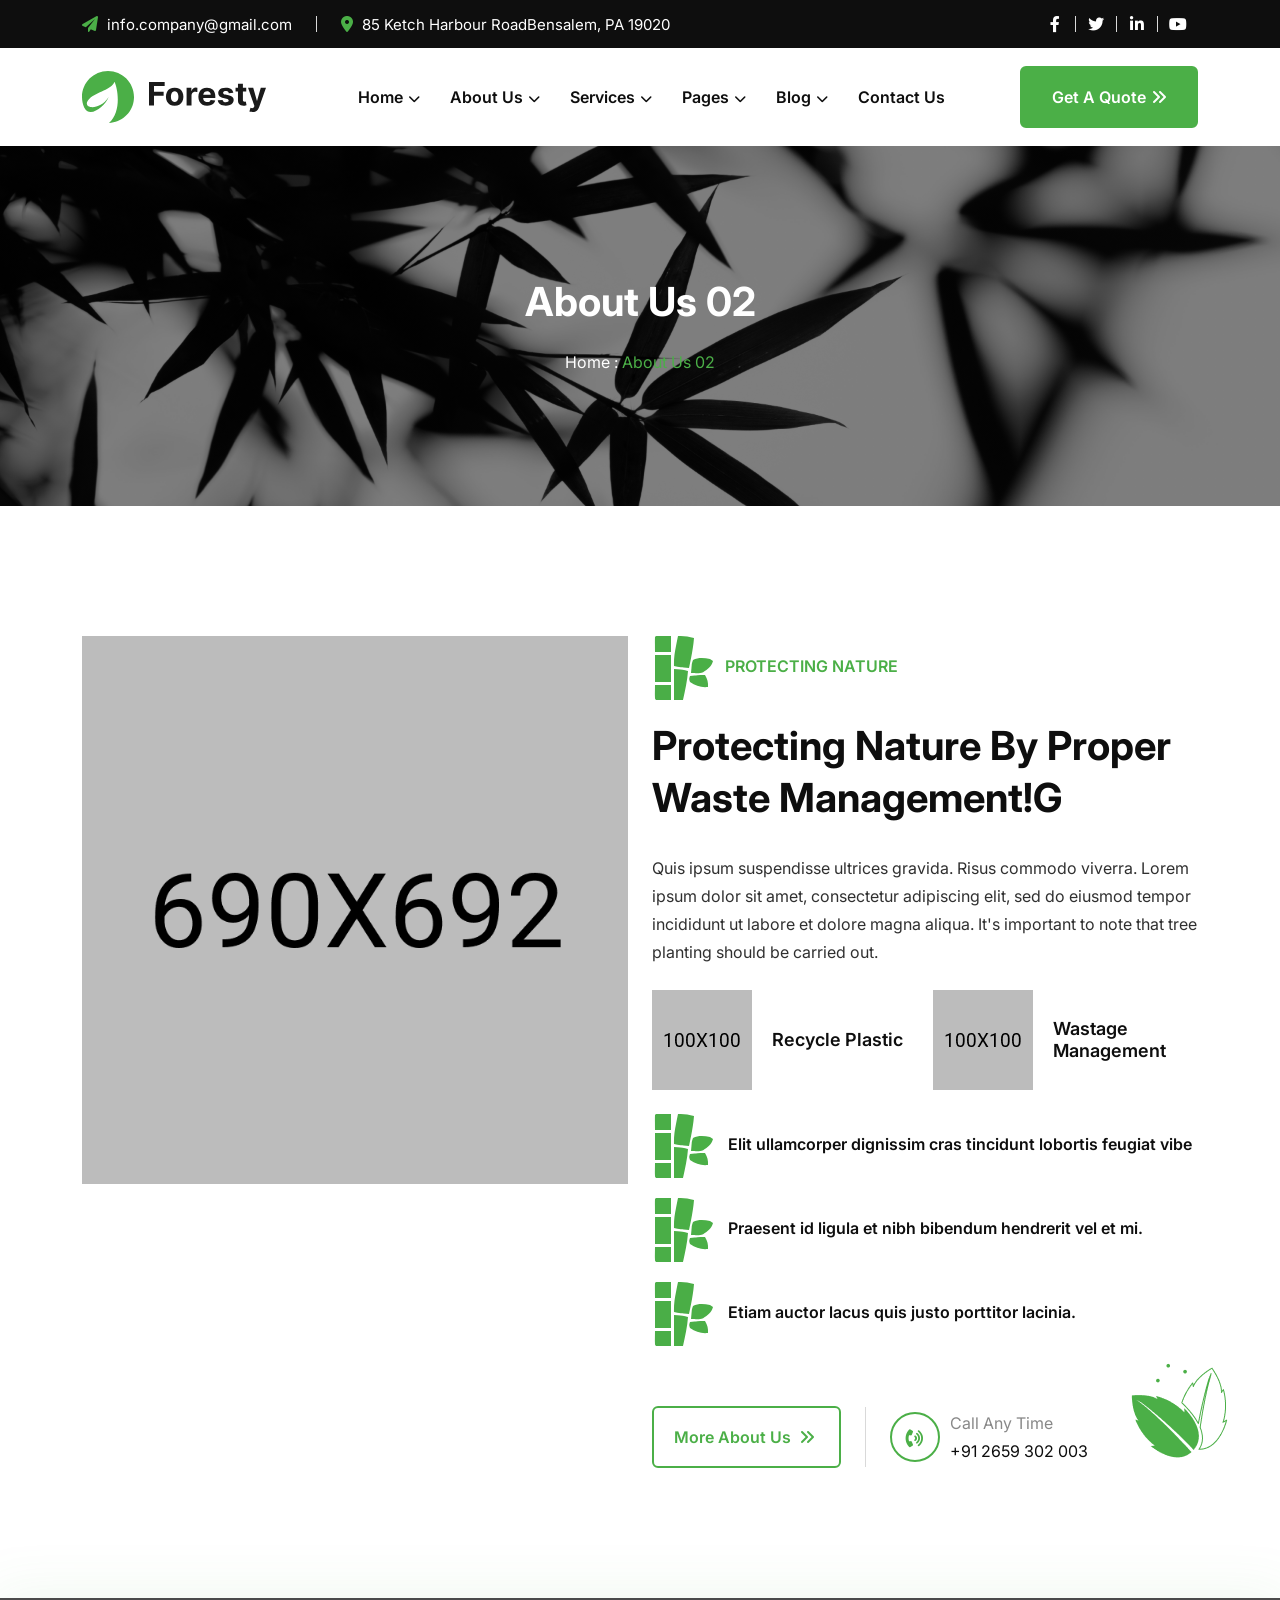
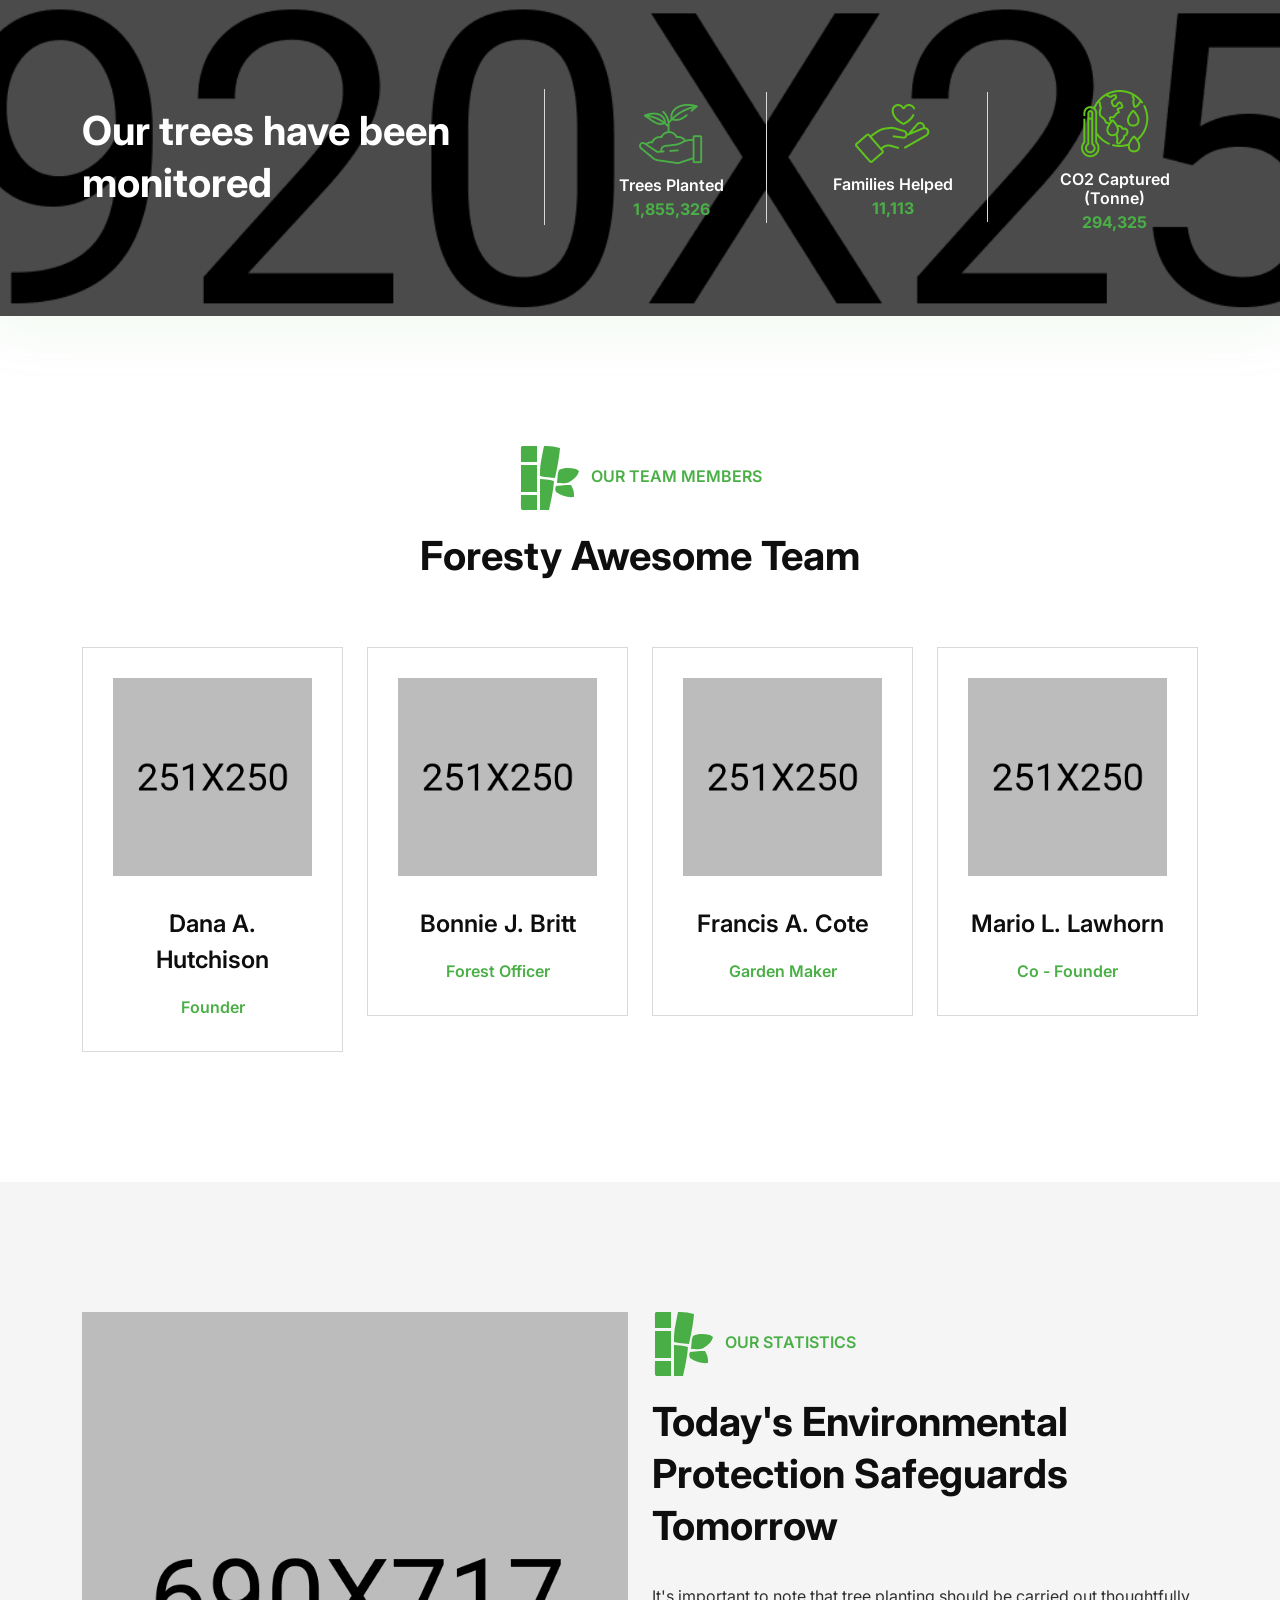
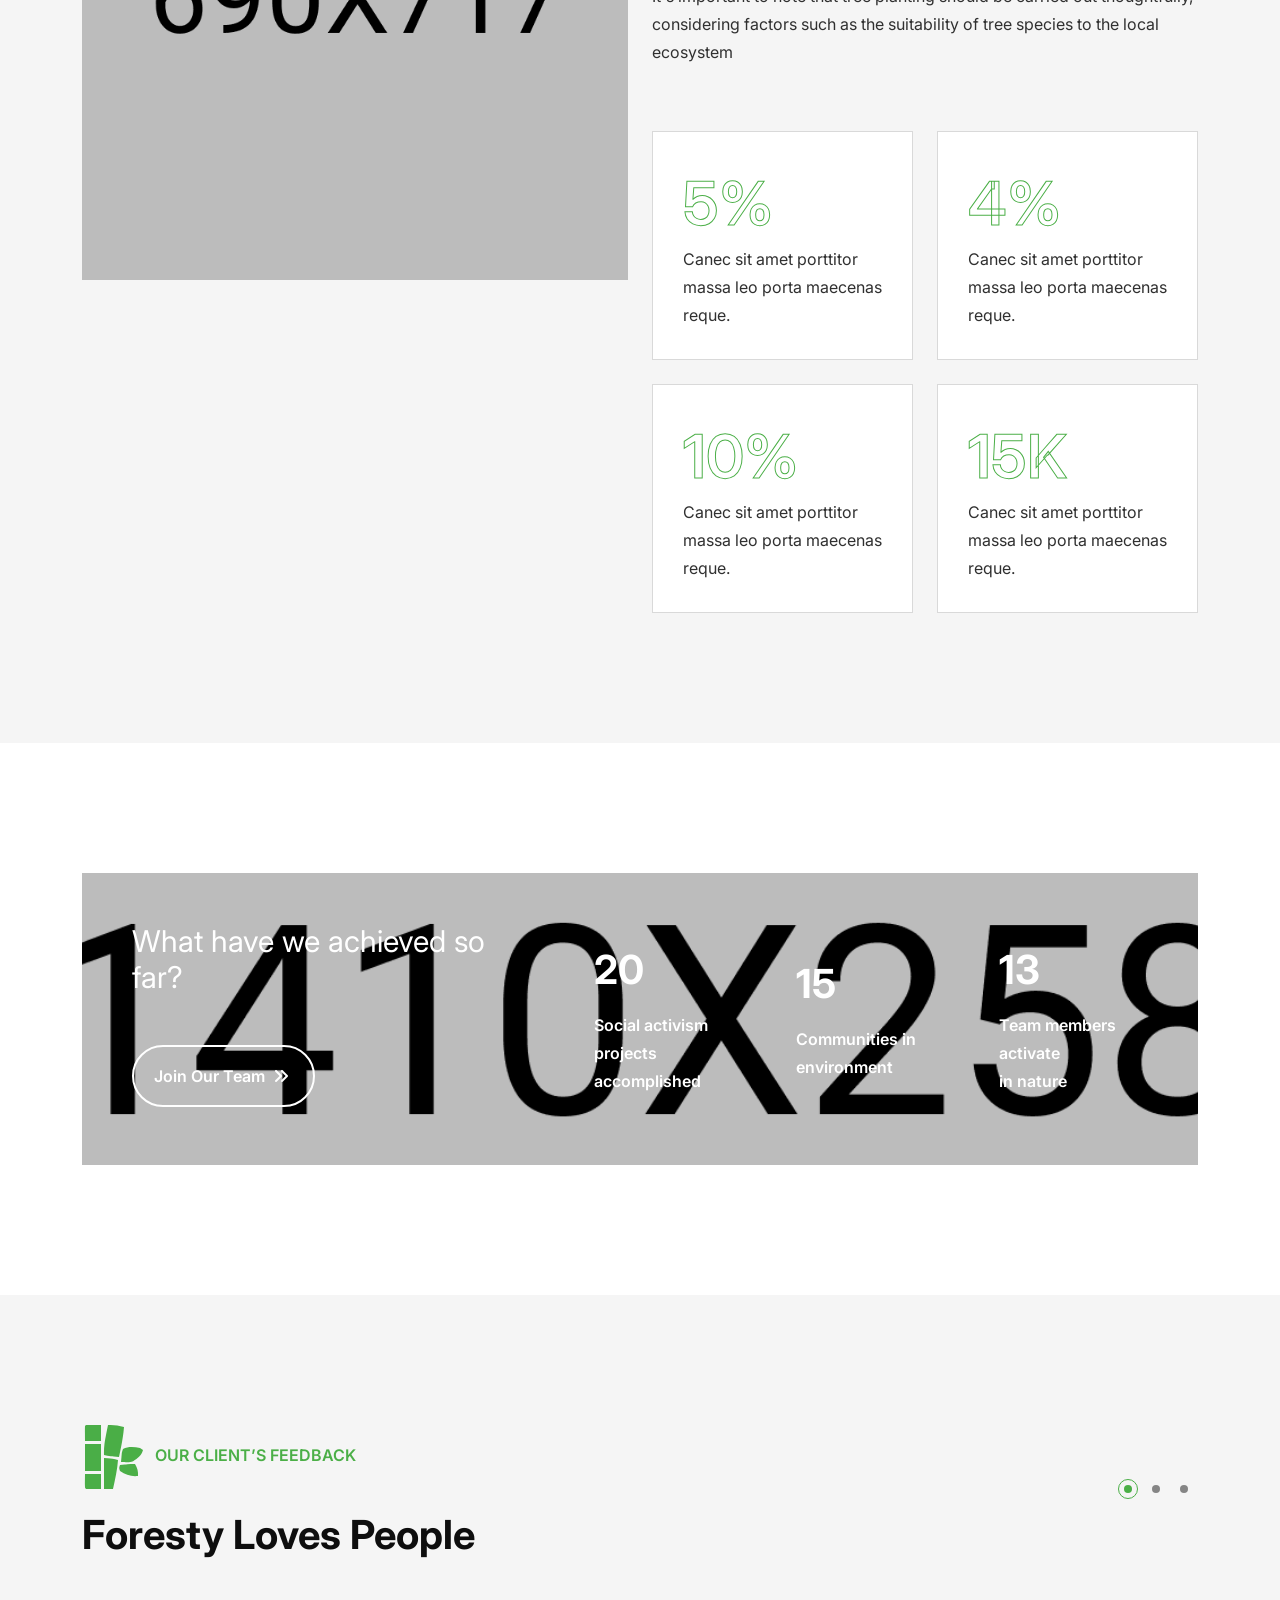
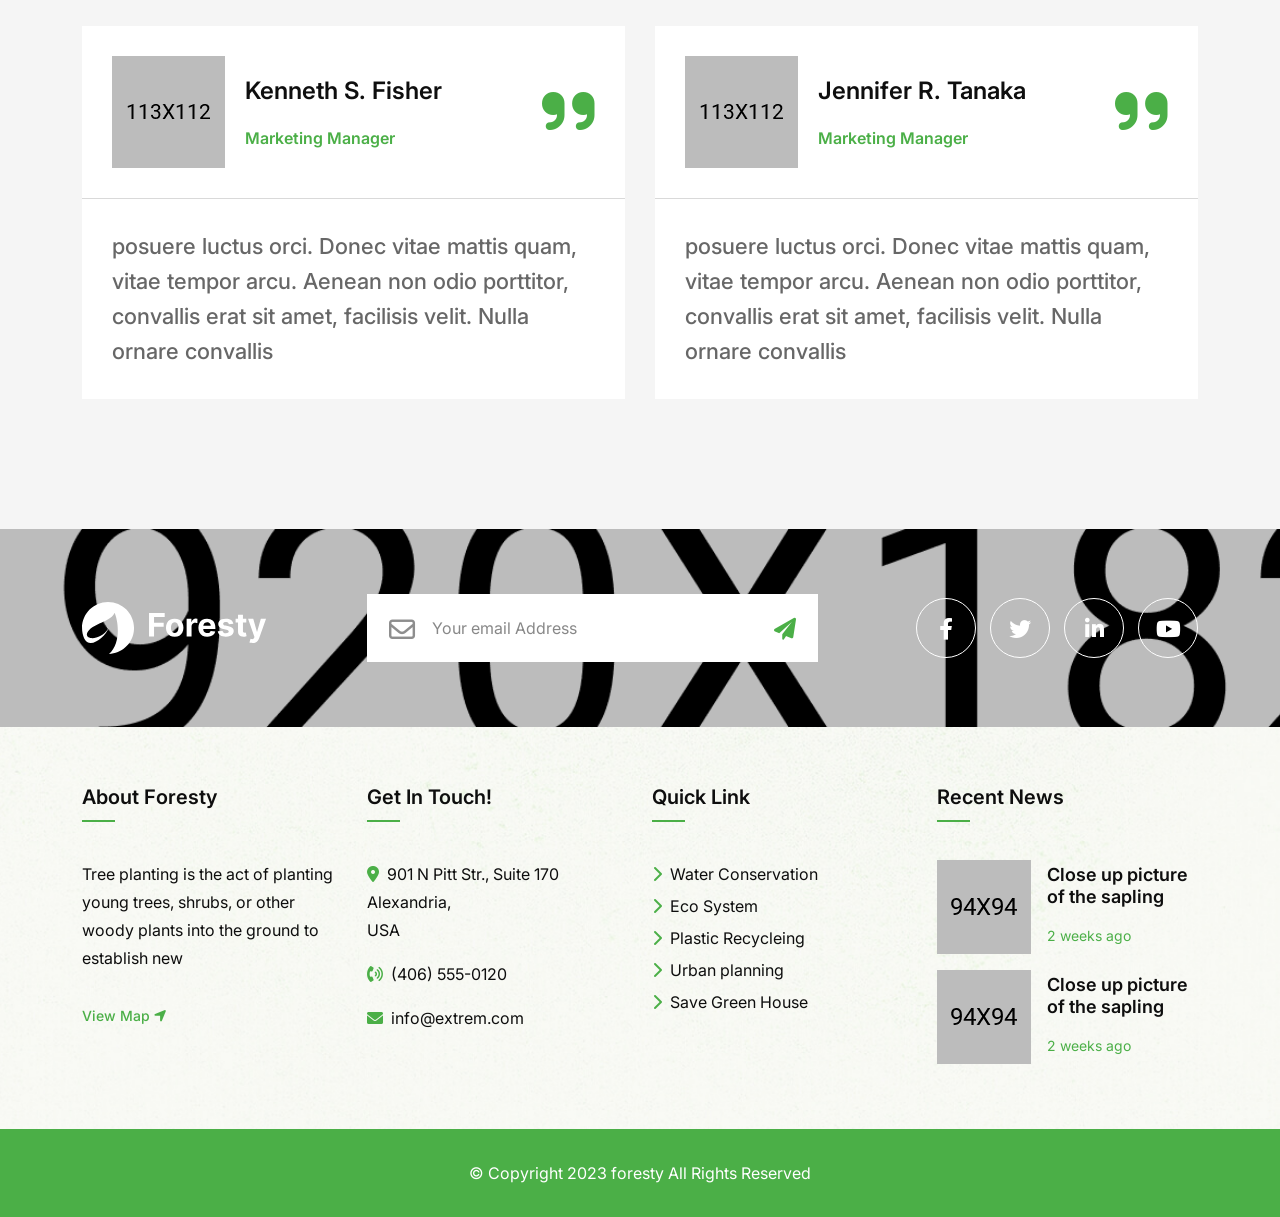
<file: about-2.html>
<!DOCTYPE html>
<html lang="en">

<head>
    <meta charset="UTF-8">
    <meta http-equiv="X-UA-Compatible" content="IE=edge">
    <meta name="viewport" content="width=device-width, initial-scale=1.0">
    <title>Foresty - Ecology and Environment Template</title>
    <!-- Favicon img -->
    <link rel="shortcut icon" href="assets/images/favicon.png">
    <!-- Bootstarp min css -->
    <link rel="stylesheet" href="assets/css/bootstrap.min.css">
    <!-- All min css -->
    <link rel="stylesheet" href="assets/css/all.min.css">
    <!-- Swiper bundle min css -->
    <link rel="stylesheet" href="assets/css/swiper-bundle.min.css">
    <!-- Magnigic popup css -->
    <link rel="stylesheet" href="assets/css/magnific-popup.css">
    <!-- Animate css -->
    <link rel="stylesheet" href="assets/css/animate.css">
    <!-- Nice select css -->
    <link rel="stylesheet" href="assets/css/nice-select.css">
    <!-- Style css -->
    <link rel="stylesheet" href="assets/css/style.css">
</head>

<body>

    <!-- Preloader area start -->
    <div id="loading">
        <div id="loading-center">
            <div id="loading-center-absolute">
                <div class="loading-icon text-center d-flex flex-column align-items-center justify-content-center">
                    <img class="loading-logo" src="assets/images/preloader.svg" alt="icon">
                </div>
            </div>
        </div>
    </div>
    <!-- Preloader area end -->

    <!-- Header area start here -->
    <header class="header">
        <div class="header-top d-none d-lg-block">
            <div class="container">
                <div class="header-top-wrp">
                    <ul class="info">
                        <li><i class="fa-solid fa-paper-plane"></i> <a href="#0">info.company@gmail.com</a></li>
                        <li class="bor-left ms-4 ps-4"><i class="fa-solid fa-location-dot"></i> <a href="#0">85 Ketch
                                Harbour RoadBensalem, PA 19020</a>
                        </li>
                    </ul>
                    <ul class="link-info">
                        <li class="bor-right"><a href="#0"><i class="fa-brands fa-facebook-f"></i></a></li>
                        <li class="bor-right"><a href="#0"><i class="fa-brands fa-twitter"></i></a></li>
                        <li class="bor-right"><a href="#0"><i class="fa-brands fa-linkedin-in"></i></a></li>
                        <li><a href="#0"><i class="fa-brands fa-youtube"></i></a></li>
                    </ul>
                </div>
            </div>
        </div>
        <div class="header-section">
            <div class="container">
                <div class="header-wrapper">
                    <div class="logo-menu">
                        <a href="index.html" class="logo">
                            <img src="assets/images/logo/logo.svg" alt="logo">
                        </a>
                    </div>
                    <div class="header-bar d-xl-none">
                        <span></span>
                        <span></span>
                        <span></span>
                    </div>
                    <ul class="main-menu">
                        <li>
                            <a href="#">Home <i class="fas fa-chevron-down"></i></a>
                            <ul class="sub-menu">
                                <li><a href="index.html">Environmental One</a></li>
                                <li><a href="index-2.html">Environmental Two</a></li>
                                <li><a href="index-3.html">Environmental Three</a></li>
                                <li><a href="index-4.html">Animal Protection Zoo</a></li>
                                <li><a href="index-5.html">Environmental NGO</a></li>
                            </ul>
                        </li>
                        <li>
                            <a href="#">About Us <i class="fas fa-chevron-down"></i></a>
                            <ul class="sub-menu">
                                <li><a href="about.html">About One</a></li>
                                <li><a href="about-2.html">About Two</a></li>
                            </ul>
                        </li>
                        <li>
                            <a href="#">Services <i class="fas fa-chevron-down"></i></a>
                            <ul class="sub-menu">
                                <li><a href="service.html">Service One</a></li>
                                <li><a href="service-2.html">Service Two</a></li>
                                <li><a href="service-single.html">Service Details</a></li>
                            </ul>
                        </li>
                        <li>
                            <a id="mega-menu-btn" href="#">Pages <i class="fas fa-chevron-down"></i></a>
                            <ul class="sub-menu">
                                <li class="d-block d-xl-none"><a href="project.html">Our Project 01</a></li>
                                <li class="d-block d-xl-none"><a href="project-2.html">Our Project 02</a></li>
                                <li class="d-block d-xl-none"><a href="project-single.html">Project Details</a></li>
                                <li class="d-block d-xl-none"><a href="donation.html">Donation 01</a></li>
                                <li class="d-block d-xl-none"><a href="donation-2.html">Donation 02</a></li>
                                <li class="d-block d-xl-none"><a href="donation-single.html">Donation Details</a></li>
                                <li class="d-block d-xl-none"><a href="event.html">Events 01</a></li>
                                <li class="d-block d-xl-none"><a href="event-2.html">Events 01</a></li>
                                <li class="d-block d-xl-none"><a href="event-single.html">Events Details</a></li>
                                <li class="d-block d-xl-none"><a href="shop.html">Shop</a></li>
                                <li class="d-block d-xl-none"><a href="shop-single.html">Shop Details</a></li>
                                <li class="d-block d-xl-none"><a href="cart.html">Cart</a></li>
                                <li class="d-block d-xl-none"><a href="checkout.html">Checkout</a></li>
                                <li class="d-block d-xl-none"><a href="team.html">Our Teams 01</a></li>
                                <li class="d-block d-xl-none"><a href="team-2.html">Our Teams 02</a></li>
                                <li class="d-block d-xl-none"><a href="team-single.html">Our Teams Details</a></li>
                                <li class="d-block d-xl-none"><a href="faq.html">FAQ</a></li>
                                <li class="d-block d-xl-none"><a href="login.html">Login / Register</a></li>
                                <li class="d-block d-xl-none"><a href="error.html">404 Error</a></li>
                            </ul>
                        </li>
                        <li>
                            <a href="#">Blog <i class="fas fa-chevron-down"></i></a>
                            <ul class="sub-menu">
                                <li class="sub_menu_wrp d-none d-xl-block"><a href="#">Blog Grid <i
                                            class="fas fa-chevron-right float-end"></i></a>
                                    <ul class="sub_sub_menu">
                                        <li><a href="blog-2.html">2 Columns</a></li>
                                        <li><a href="blog-3.html">3 Columns</a></li>
                                    </ul>
                                </li>
                                <li class="d-block d-xl-none"><a href="blog-2.html">Blog Grid One</a></li>
                                <li class="d-block d-xl-none"><a href="blog-3.html">Blog Grid Two</a></li>
                                <li class="sub_menu_wrp d-none d-xl-block"><a href="#">Blog Standard <i
                                            class="fas fa-chevron-right float-end"></i></a>
                                    <ul class="sub_sub_menu">
                                        <li><a href="blog-left.html">Left SideBar</a></li>
                                        <li><a href="blog.html">Right SideBar</a></li>
                                    </ul>
                                </li>
                                <li class="d-block d-xl-none"><a href="blog.html">Blog Standard One</a></li>
                                <li class="d-block d-xl-none"><a href="blog-left.html">Blog Standard Two</a></li>
                                <li class="sub_menu_wrp d-none d-xl-block"><a href="#">Blog Details <i
                                            class="fas fa-chevron-right float-end"></i></a>
                                    <ul class="sub_sub_menu">
                                        <li><a href="blog-single-left.html">Left SideBar</a></li>
                                        <li><a href="blog-single.html">Right SideBar</a></li>
                                    </ul>
                                </li>
                                <li class="d-block d-xl-none"><a href="blog-single.html">Blog Details</a></li>
                            </ul>
                        </li>
                        <li>
                            <a href="contact.html">Contact Us</a>
                        </li>
                        <li class="m-0 menu-btn">
                            <a href="contact.html"><span>Get a quote</span> <i class="fa-solid fa-angles-right"></i></a>
                        </li>
                    </ul>
                    <!-- Mega menu area start here -->
                    <div class="mega-menu-area d-none d-xl-block">
                        <div class="container">
                            <div class="mega-menu">
                                <div class="row g-4 justify-content-between">
                                    <div class="col-md-2">
                                        <div class="mega-menu__item">
                                            <h5 class="primary-color">Our Project</h5>
                                            <ul>
                                                <li><a href="project.html">Our Project 01</a></li>
                                                <li><a href="project-2.html">Our Project 02</a></li>
                                                <li><a href="project-single.html">Project Details</a></li>
                                            </ul>
                                        </div>
                                    </div>
                                    <div class="col-md-2">
                                        <div class="mega-menu__item">
                                            <h5 class="primary-color">Donation</h5>
                                            <ul>
                                                <li><a href="donation.html">Donation 01</a></li>
                                                <li><a href="donation-2.html">Donation 02</a></li>
                                                <li><a href="donation-single.html">Donation Details</a></li>
                                            </ul>
                                        </div>
                                    </div>
                                    <div class="col-md-2">
                                        <div class="mega-menu__item">
                                            <h5 class="primary-color">Our Events</h5>
                                            <ul>
                                                <li><a href="event.html">Events 01</a></li>
                                                <li><a href="event-2.html">Events 02</a></li>
                                                <li><a href="event-single.html">Events Details</a></li>
                                            </ul>
                                        </div>
                                    </div>
                                    <div class="col-md-2">
                                        <div class="mega-menu__item">
                                            <h5 class="primary-color">Our Shop</h5>
                                            <ul>
                                                <li><a href="shop.html">Shop Page</a></li>
                                                <li><a href="shop-single.html">Shop Details</a></li>
                                                <li><a href="cart.html">Cart</a></li>
                                                <li><a href="checkout.html">Checkout</a></li>
                                            </ul>
                                        </div>
                                    </div>
                                    <div class="col-md-2">
                                        <div class="mega-menu__item">
                                            <h5 class="primary-color">Team Members</h5>
                                            <ul>
                                                <li><a href="team.html">Our Teams 01</a></li>
                                                <li><a href="team-2.html">Our Teams 02</a></li>
                                                <li><a href="team-single.html">Team Details</a></li>
                                            </ul>
                                        </div>
                                    </div>
                                    <div class="col-md-2">
                                        <div class="mega-menu__item float-end">
                                            <h5 class="primary-color">More Pages</h5>
                                            <ul>
                                                <li><a href="faq.html">FAQ</a></li>
                                                <li><a href="login.html">Login / Register</a></li>
                                                <li><a href="error.html">404 Error</a></li>
                                            </ul>
                                        </div>
                                    </div>
                                </div>
                            </div>
                        </div>
                    </div>
                    <!-- Mega menu area end here -->
                </div>
            </div>
        </div>
    </header>
    <!-- Header area end here -->

    <main>
        <!-- Page banner area start here -->
        <section class="page-banner bg-image pt-130 pb-130">
            <div class="container">
                <h2 class="wow fadeInUp" data-wow-duration="1.2s" data-wow-delay=".2s">About Us 02</h2>
                <div class="breadcrumb-list wow fadeInUp" data-wow-duration="1.4s" data-wow-delay=".4s">
                    <a href="index.html">Home :</a>
                    <span class="primary-color">About Us 02</span>
                </div>
            </div>
        </section>
        <!-- Page banner area end here -->

        <!-- About area start here -->
        <section class="about-two pt-130 pb-130">
            <div class="about-two__shape-right d-none d-md-block bobble__animation">
                <img src="assets/images/shape/about-two-shape-right.png" alt="shape">
            </div>
            <div class="container">
                <div class="row g-4">
                    <div class="col-xl-6">
                        <div class="image">
                            <img src="assets/images/about/about-two-inner.png" alt="image">
                        </div>
                    </div>
                    <div class="col-xl-6">
                        <div class="about-two__right-item">
                            <div class="section-header mb-4">
                                <h5 class="wow fadeInUp" data-wow-duration="1.2s" data-wow-delay=".2s"><img
                                        src="assets/images/icon/leaf.svg" alt="image"> protecting nature</h5>
                                <h2 class="wow fadeInUp" data-wow-duration="1.4s" data-wow-delay=".4s">Protecting Nature
                                    By Proper Waste Management!g</h2>
                                <p class="wow fadeInUp" data-wow-duration="1.6s" data-wow-delay=".6s">Quis ipsum
                                    suspendisse ultrices gravida. Risus commodo viverra. Lorem ipsum dolor sit amet,
                                    consectetur adipiscing elit,
                                    sed do eiusmod tempor incididunt ut labore et dolore magna aliqua. It's important to
                                    note that tree planting should be
                                    carried out.</p>
                            </div>
                            <div class="row g-3">
                                <div class="col-md-6 wow fadeInUp" data-wow-duration="1.8s" data-wow-delay=".8s">
                                    <div class="d-flex align-items-center">
                                        <img src="assets/images/about/about-info1.png" alt="image">
                                        <h4 class="ml-20">Recycle Plastic</h4>
                                    </div>
                                </div>
                                <div class="col-md-6 wow fadeInUp" data-wow-duration="1.8s" data-wow-delay=".8s">
                                    <div class="d-flex align-items-center">
                                        <img src="assets/images/about/about-info2.png" alt="image">
                                        <h4 class="ml-20">Wastage Management</h4>
                                    </div>
                                </div>
                            </div>
                            <ul class="wow mt-4 fadeInDown" data-wow-duration="1.2s" data-wow-delay=".2s">
                                <li class="mb-20"><img class="pe-2" src="assets/images/icon/leaf.svg" alt="icon">
                                    Elit ullamcorper dignissim cras tincidunt lobortis feugiat vibe
                                </li>
                                <li class="mb-20"><img class="pe-2" src="assets/images/icon/leaf.svg" alt="icon">
                                    Praesent id ligula et nibh bibendum hendrerit vel et mi.
                                </li>
                                <li><img class="pe-2" src="assets/images/icon/leaf.svg" alt="icon">
                                    Etiam auctor lacus quis justo porttitor lacinia.
                                </li>
                            </ul>
                            <div class="about_info d-flex align-items-center pt-60 wow fadeInUp"
                                data-wow-duration="1.9s" data-wow-delay=".9s">
                                <a href="about.html" class="btn-one"><span>More About us</span> <i
                                        class="fa-solid fa-angles-right"></i></a>
                                <span class="bor-left d-none d-sm-block mx-4"></span>
                                <div class="info d-flex flex-wrap align-items-center">
                                    <i class="fa-solid fa-phone-volume ring-animation"></i>
                                    <div class="about_info_con">
                                        <span class="d-block text-capitalize">call any time</span>
                                        <a href="tel:+912659302003">+91 2659 302 003</a>
                                    </div>
                                </div>
                            </div>
                        </div>
                    </div>
                </div>
            </div>
        </section>
        <!-- About area end here -->

        <!-- Achievement area start here -->
        <section class="achievement" data-background="assets/images/bg/achievement-bg2.jpg">
            <div class="container">
                <div class="row g-4 align-items-center justify-content-between">
                    <div class="col-lg-5 achievement__bor-right wow fadeInUp" data-wow-duration="1.2s"
                        data-wow-delay=".2s">
                        <div class="achievement__item">
                            <h2 class="text-white pt-3 pb-3">Our trees
                                have been monitored</h2>
                        </div>
                    </div>
                    <div class="col-lg-2 achievement__bor-right wow fadeInUp" data-wow-duration="1.4s"
                        data-wow-delay=".4s">
                        <div class="achievement__item text-center">
                            <img src="assets/images/icon/achieve1.png" alt="icon">
                            <h5>Trees planted</h5>
                            <span class="count">6,472,068</span>
                        </div>
                    </div>
                    <div class="col-lg-2 achievement__bor-right wow fadeInUp" data-wow-duration="1.6s"
                        data-wow-delay=".6s">
                        <div class="achievement__item text-center">
                            <img src="assets/images/icon/achieve2.png" alt="icon">
                            <h5>Families helped</h5>
                            <span class="count">38,768</span>
                        </div>
                    </div>
                    <div class="col-lg-2 wow fadeInUp" data-wow-duration="1.8s" data-wow-delay=".8s">
                        <div class="achievement__item text-center">
                            <img src="assets/images/icon/achieve3.png" alt="icon">
                            <h5>CO2 captured (tonne)</h5>
                            <span class="count">1,193,210</span>
                        </div>
                    </div>
                </div>
            </div>
        </section>
        <!-- Achievement area end here -->

        <!-- Team area start here -->
        <section class="team pt-130 pb-130">
            <div class="container">
                <div class="section-header text-center">
                    <h5 class="wow fadeInUp" data-wow-duration="1.2s" data-wow-delay=".2s"><img
                            src="assets/images/icon/leaf.svg" alt="image"> OUR TEAM MEMBERS</h5>
                    <h2 class="wow fadeInUp" data-wow-duration="1.4s" data-wow-delay=".4s">foresty awesome team</h2>
                </div>
                <div class="row g-4">
                    <div class="col-xl-3 col-lg-6 col-md-6 wow fadeInUp" data-wow-duration="1.2s" data-wow-delay=".2s">
                        <div class="team__item">
                            <div class="team__item-image">
                                <img src="assets/images/team/01.png" alt="image">
                                <div class="team__item-image-icon social-icon">
                                    <a href="#0"><i class="fa-brands fa-facebook-f"></i></a>
                                    <a href="#0"><i class="fa-brands fa-twitter"></i></a>
                                    <a href="#0"><i class="fa-brands fa-linkedin-in"></i></a>
                                    <a href="#0"><i class="fa-brands fa-youtube"></i></a>
                                </div>
                            </div>
                            <h3><a href="team-single.html">Dana A. Hutchison</a></h3>
                            <span>Founder</span>
                        </div>
                    </div>
                    <div class="col-xl-3 col-lg-6 col-md-6 wow fadeInUp" data-wow-duration="1.4s" data-wow-delay=".4s">
                        <div class="team__item">
                            <div class="team__item-image">
                                <img src="assets/images/team/02.png" alt="image">
                                <div class="team__item-image-icon social-icon">
                                    <a href="#0"><i class="fa-brands fa-facebook-f"></i></a>
                                    <a href="#0"><i class="fa-brands fa-twitter"></i></a>
                                    <a href="#0"><i class="fa-brands fa-linkedin-in"></i></a>
                                    <a href="#0"><i class="fa-brands fa-youtube"></i></a>
                                </div>
                            </div>
                            <h3><a href="team-single.html">Bonnie J. Britt</a></h3>
                            <span>Forest Officer</span>
                        </div>
                    </div>
                    <div class="col-xl-3 col-lg-6 col-md-6 wow fadeInUp" data-wow-duration="1.6s" data-wow-delay=".6s">
                        <div class="team__item">
                            <div class="team__item-image">
                                <img src="assets/images/team/03.png" alt="image">
                                <div class="team__item-image-icon social-icon">
                                    <a href="#0"><i class="fa-brands fa-facebook-f"></i></a>
                                    <a href="#0"><i class="fa-brands fa-twitter"></i></a>
                                    <a href="#0"><i class="fa-brands fa-linkedin-in"></i></a>
                                    <a href="#0"><i class="fa-brands fa-youtube"></i></a>
                                </div>
                            </div>
                            <h3><a href="team-single.html">Francis A. Cote</a></h3>
                            <span>Garden Maker</span>
                        </div>
                    </div>
                    <div class="col-xl-3 col-lg-6 col-md-6 wow fadeInUp" data-wow-duration="1.8s" data-wow-delay=".8s">
                        <div class="team__item">
                            <div class="team__item-image">
                                <img src="assets/images/team/04.png" alt="image">
                                <div class="team__item-image-icon social-icon">
                                    <a href="#0"><i class="fa-brands fa-facebook-f"></i></a>
                                    <a href="#0"><i class="fa-brands fa-twitter"></i></a>
                                    <a href="#0"><i class="fa-brands fa-linkedin-in"></i></a>
                                    <a href="#0"><i class="fa-brands fa-youtube"></i></a>
                                </div>
                            </div>
                            <h3><a href="team-single.html">Mario L. Lawhorn</a></h3>
                            <span>Co - Founder</span>
                        </div>
                    </div>
                </div>
            </div>
        </section>
        <!-- Team area end here -->

        <!-- Statistic area start here -->
        <section class="statistic-area sub-bg pt-130 pb-130">
            <div class="container">
                <div class="row g-4">
                    <div class="col-xl-6">
                        <div class="image">
                            <img src="assets/images/service/statistic-image.jpg" alt="image">
                        </div>
                    </div>
                    <div class="col-xl-6">
                        <div class="section-header">
                            <h5 class="wow fadeInUp" data-wow-duration="1.2s" data-wow-delay=".2s"><img
                                    src="assets/images/icon/leaf.svg" alt="image"> Our Statistics</h5>
                            <h2 class="wow fadeInUp" data-wow-duration="1.4s" data-wow-delay=".4s">Today's Environmental
                                Protection Safeguards Tomorrow</h2>
                            <p class="wow fadeInUp" data-wow-duration="1.6s" data-wow-delay=".6s">It's important to note
                                that tree planting should be carried out thoughtfully, considering factors such as the
                                suitability of tree species to the local ecosystem</p>
                        </div>
                        <div class="row g-4">
                            <div class="col-md-6 wow fadeInDown" data-wow-duration="1.2s" data-wow-delay=".2s">
                                <div class="statistic__item bg-white bor">
                                    <h2><span class="count">25</span>%</h2>
                                    <p>Canec sit amet porttitor massa leo porta maecenas reque.</p>
                                </div>
                            </div>
                            <div class="col-md-6 wow fadeInDown" data-wow-duration="1.4s" data-wow-delay=".4s">
                                <div class="statistic__item bg-white bor">
                                    <h2><span class="count">19</span>%</h2>
                                    <p>Canec sit amet porttitor massa leo porta maecenas reque.</p>
                                </div>
                            </div>
                            <div class="col-md-6 wow fadeInUp" data-wow-duration="1.2s" data-wow-delay=".2s">
                                <div class="statistic__item bg-white bor">
                                    <h2><span class="count">55</span>%</h2>
                                    <p>Canec sit amet porttitor massa leo porta maecenas reque.</p>
                                </div>
                            </div>
                            <div class="col-md-6 wow fadeInUp" data-wow-duration="1.4s" data-wow-delay=".4s">
                                <div class="statistic__item bg-white bor">
                                    <h2><span class="count">85</span>K</h2>
                                    <p>Canec sit amet porttitor massa leo porta maecenas reque.</p>
                                </div>
                            </div>
                        </div>
                    </div>
                </div>
            </div>
        </section>
        <!-- Statistic area end here -->

        <!-- Achievement area start here -->
        <section class="achievement-five mt-130 mb-130">
            <div class="container">
                <div class="achievement-five__wrp bg-image" data-background="assets/images/bg/achievement-bg.jpg">
                    <div class="row g-4 align-items-center justify-content-between">
                        <div class="col-lg-5">
                            <div class="achievement-five__item">
                                <h3 class="wow fadeInDown" data-wow-duration="1.2s" data-wow-delay=".2s">What have we
                                    achieved so far?</h3>
                                <a href="team-single.html" class="btn-two-light wow fadeInUp mt-50"
                                    data-wow-duration="1.2s" data-wow-delay=".2s"><span>join our team</span> <i
                                        class="fa-solid fa-angles-right"></i></a>

                            </div>
                        </div>
                        <div class="col-lg-2 wow fadeInUp" data-wow-duration="1.2s" data-wow-delay=".2s">
                            <div class="achievement-five__count">
                                <h2 class="count">120</h2>
                                <h5>Social activism projects
                                    accomplished</h5>
                            </div>
                        </div>
                        <div class="col-lg-2 wow fadeInUp" data-wow-duration="1.4s" data-wow-delay=".4s">
                            <div class="achievement-five__count">
                                <h2 class="count">90</h2>
                                <h5>Communities in
                                    environment</h5>
                            </div>
                        </div>
                        <div class="col-lg-2 wow fadeInUp" data-wow-duration="1.6s" data-wow-delay=".6s">
                            <div class="achievement-five__count">
                                <h2 class="count">75</h2>
                                <h5>Team members activate <br>
                                    in nature</h5>
                            </div>
                        </div>
                    </div>
                    <div class="achievement-five__bg-overlay">
                        <img src="assets/images/bg/achievement-bg-image.jpg" alt="image">
                    </div>
                </div>
            </div>
        </section>
        <!-- Achievement area end here -->

        <!-- Testimonial area start here -->
        <section class="testimonial pt-130 pb-130 sub-bg">
            <div class="container">
                <div class="testimonial__head-wrp mb-65">
                    <div class="section-header m-0">
                        <h5 class="wow fadeInUp" data-wow-duration="1.2s" data-wow-delay=".2s"><img
                                src="assets/images/icon/leaf.svg" alt="image"> our client’s feedback
                        </h5>
                        <h2 class="wow fadeInUp" data-wow-duration="1.4s" data-wow-delay=".4s">foresty loves people</h2>
                    </div>
                    <div class="dot-wrp wow fadeInUp mt-5 mt-sm-0" data-wow-duration="1.6s" data-wow-delay=".6s">
                        <div class="dot testimonial__dot"></div>
                    </div>
                </div>
                <div class="swiper testimonial__slider">
                    <div class="swiper-wrapper">
                        <div class="swiper-slide">
                            <div class="testimonial__item">
                                <div class="testimonial__item-head">
                                    <div class="testimonial__item-head-info">
                                        <div class="testimonial__item-head-info-image">
                                            <img src="assets/images/testimonial/01.png" alt="image">
                                        </div>
                                        <div class="testimonial__item-head-info-con">
                                            <h3>Kenneth S. Fisher</h3>
                                            <span>Marketing Manager</span>
                                        </div>
                                    </div>
                                    <i class="fa-solid fa-quote-right"></i>
                                </div>
                                <div class="testimonial__item-content">
                                    <p>posuere luctus orci. Donec vitae mattis quam, vitae tempor arcu. Aenean non odio
                                        porttitor, convallis erat sit amet,
                                        facilisis velit. Nulla ornare convallis</p>
                                </div>
                            </div>
                        </div>
                        <div class="swiper-slide">
                            <div class="testimonial__item">
                                <div class="testimonial__item-head">
                                    <div class="testimonial__item-head-info">
                                        <div class="testimonial__item-head-info-image">
                                            <img src="assets/images/testimonial/02.png" alt="image">
                                        </div>
                                        <div class="testimonial__item-head-info-con">
                                            <h3>Jennifer R. Tanaka</h3>
                                            <span>Marketing Manager</span>
                                        </div>
                                    </div>
                                    <i class="fa-solid fa-quote-right"></i>
                                </div>
                                <div class="testimonial__item-content">
                                    <p>posuere luctus orci. Donec vitae mattis quam, vitae tempor arcu. Aenean non odio
                                        porttitor, convallis erat sit amet,
                                        facilisis velit. Nulla ornare convallis</p>
                                </div>
                            </div>
                        </div>
                        <div class="swiper-slide">
                            <div class="testimonial__item">
                                <div class="testimonial__item-head">
                                    <div class="testimonial__item-head-info">
                                        <div class="testimonial__item-head-info-image">
                                            <img src="assets/images/testimonial/01.png" alt="image">
                                        </div>
                                        <div class="testimonial__item-head-info-con">
                                            <h3>Kenneth S. Fisher</h3>
                                            <span>Marketing Manager</span>
                                        </div>
                                    </div>
                                    <i class="fa-solid fa-quote-right"></i>
                                </div>
                                <div class="testimonial__item-content">
                                    <p>posuere luctus orci. Donec vitae mattis quam, vitae tempor arcu. Aenean non odio
                                        porttitor, convallis erat sit amet,
                                        facilisis velit. Nulla ornare convallis</p>
                                </div>
                            </div>
                        </div>
                    </div>
                </div>
            </div>
        </section>
        <!-- Testimonial area end here -->

        <!-- Our info area start here -->
        <div class="our-info" data-background="assets/images/bg/our-info.jpg">
            <div class="container">
                <div class="row align-items-center">
                    <div class="col-lg-3 wow fadeInUp" data-wow-duration="1.4s" data-wow-delay=".4s">
                        <a href="index.html" class="our-info__logo mb-4 mb-lg-0">
                            <img src="assets/images/logo/logo-light.svg" alt="logo">
                        </a>
                    </div>
                    <div class="col-lg-5 wow fadeInDown" data-wow-duration="1.6s" data-wow-delay=".6s">
                        <div class="our-info__input">
                            <input type="text" placeholder="Your email Address">
                            <i class="fa-regular fa-envelope our-info__input-envelope"></i>
                            <i class="fa-solid fa-paper-plane our-info__input-plane"></i>
                        </div>
                    </div>
                    <div class="col-lg-4">
                        <div class="our-info__social-icon float-lg-end float-none mt-4 mt-lg-0">
                            <a class="wow fadeInUp" data-wow-duration="1.2s" data-wow-delay=".2s" href="#0"><i
                                    class="fa-brands fa-facebook-f"></i></a>
                            <a class="wow fadeInUp" data-wow-duration="1.3s" data-wow-delay=".3s" href="#0"><i
                                    class="fa-brands fa-twitter"></i></a>
                            <a class="wow fadeInUp" data-wow-duration="1.4s" data-wow-delay=".4s" href="#0"><i
                                    class="fa-brands fa-linkedin-in"></i></a>
                            <a class="wow fadeInUp" data-wow-duration="1.5s" data-wow-delay=".5s" href="#0"><i
                                    class="fa-brands fa-youtube"></i></a>
                        </div>
                    </div>
                </div>
            </div>
        </div>
        <!-- Our info area end here -->
    </main>

    <!-- Footer area start here -->
    <footer class="footer bg-image" data-background="assets/images/bg/footer-bg.jpg">
        <div class="container">
            <div class="pt-65 pb-65">
                <div class="row g-4">
                    <div class="col-xl-3 col-md-6 wow fadeInUp" data-wow-duration="1.2s" data-wow-delay=".2s">
                        <div class="footer__item">
                            <div class="footer__item-title">
                                <h4>about foresty</h4>
                                <span class="footer__item-title-line"></span><span
                                    class="footer__item-title-line2"></span>
                            </div>
                            <p>Tree planting is the act of planting young trees, shrubs, or other woody plants into the
                                ground to establish new</p>
                            <a href="https://www.google.com/maps/embed?pb=!1m18!1m12!1m3!1d29581.552527417!2d-77.04440883230183!3d38.80089850193032!2m3!1f0!2f0!3f0!3m2!1i1024!2i768!4f13.1!3m3!1m2!1s0x89b7b0f02c6539a9%3A0xacc6091466dd9068!2s901%20N%20Pitt%20St%20Suite%20170%2C%20Alexandria%2C%20VA%2022314%2C%20USA!5e0!3m2!1sen!2sbd!4v1694324425557!5m2!1sen!2sbd"
                                class="footer__item-map-popup map-popup">View Map <i
                                    class="fa-solid fa-location-arrow"></i></a>
                        </div>
                    </div>
                    <div class="col-xl-3 col-md-6 wow fadeInUp" data-wow-duration="1.4s" data-wow-delay=".4s">
                        <div class="footer__item">
                            <div class="footer__item-title">
                                <h4>Get in touch!</h4>
                                <span class="footer__item-title-line"></span><span
                                    class="footer__item-title-line2"></span>
                            </div>
                            <ul>
                                <li class="pb-3"><a href="#0"><i
                                            class="fa-solid fa-location-dot pe-1 primary-color"></i>
                                        901 N Pitt Str., Suite 170
                                        Alexandria, <br> USA
                                    </a>
                                </li>
                                <li class="pb-3"><a href="tel:+4065550120"><i
                                            class="fa-solid fa-phone-volume pe-1 primary-color"></i>
                                        (406) 555-0120
                                    </a></li>
                                <li><a href="#0"><i class="fa-solid fa-envelope pe-1 primary-color"></i>
                                        info@extrem.com</a>
                                </li>
                            </ul>
                        </div>
                    </div>
                    <div class="col-xl-3 col-md-6 wow fadeInUp" data-wow-duration="1.6s" data-wow-delay=".6s">
                        <div class="footer__item">
                            <div class="footer__item-title">
                                <h4>Quick Link</h4>
                                <span class="footer__item-title-line"></span><span
                                    class="footer__item-title-line2"></span>
                            </div>
                            <ul>
                                <li class="pb-1"><a href="service-single.html"><i
                                            class="fa-solid fa-chevron-right pe-1 primary-color"></i> Water Conservation
                                    </a>
                                </li>
                                <li class="pb-1"><a href="service-single.html"><i
                                            class="fa-solid fa-chevron-right pe-1 primary-color"></i> Eco System
                                    </a>
                                </li>
                                <li class="pb-1"><a href="service-single.html"><i
                                            class="fa-solid fa-chevron-right pe-1 primary-color"></i> Plastic Recycleing
                                    </a>
                                </li>
                                <li class="pb-1"><a href="service-single.html"><i
                                            class="fa-solid fa-chevron-right pe-1 primary-color"></i> Urban planning
                                    </a>
                                </li>
                                <li><a href="service-single.html"><i
                                            class="fa-solid fa-chevron-right pe-1 primary-color"></i> Save Green
                                        House
                                    </a>
                                </li>
                            </ul>
                        </div>
                    </div>
                    <div class="col-xl-3 col-md-6 wow fadeInUp" data-wow-duration="1.8s" data-wow-delay=".8s">
                        <div class="footer__item">
                            <div class="footer__item-title">
                                <h4>recent news</h4>
                                <span class="footer__item-title-line"></span><span
                                    class="footer__item-title-line2"></span>
                            </div>
                            <ul class="footer__item-blog">
                                <li class="pb-3">
                                    <img src="assets/images/footer/01.png" alt="image">
                                    <div class="ms-3">
                                        <h4><a href="blog-single.html">Close up picture of the sapling</a></h4>
                                        <span>2 weeks ago</span>
                                    </div>
                                </li>
                                <li>
                                    <img src="assets/images/footer/02.png" alt="image">
                                    <div class="ms-3">
                                        <h4><a href="blog-single.html">Close up picture of the sapling</a></h4>
                                        <span>2 weeks ago</span>
                                    </div>
                                </li>
                            </ul>
                        </div>
                    </div>
                </div>
            </div>
        </div>
        <div class="footer__copyright">
            <p>&copy; Copyright 2023 <a href="#0">foresty</a> All Rights Reserved</p>
        </div>
    </footer>
    <!-- Footer area end here -->

    <!-- Back to top area start here -->
    <div class="scroll-up">
        <svg class="scroll-circle svg-content" width="100%" height="100%" viewBox="-1 -1 102 102">
            <path d="M50,1 a49,49 0 0,1 0,98 a49,49 0 0,1 0,-98" />
        </svg>
    </div>
    <!-- Back to top area end here -->

    <!-- Jquery 3. 7. 1 Min Js -->
    <script src="assets/js/jquery-3.7.1.min.js"></script>
    <!-- Bootstrap min Js -->
    <script src="assets/js/bootstrap.min.js"></script>
    <!-- Swiper bundle min Js -->
    <script src="assets/js/swiper-bundle.min.js"></script>
    <!-- Counterup min Js -->
    <script src="assets/js/jquery.counterup.min.js"></script>
    <!-- Wow min Js -->
    <script src="assets/js/wow.min.js"></script>
    <!-- Magnific popup min Js -->
    <script src="assets/js/magnific-popup.min.js"></script>
    <!-- Nice select min Js -->
    <script src="assets/js/nice-select.min.js"></script>
    <!-- Isotope pkgd min Js -->
    <script src="assets/js/isotope.pkgd.min.js"></script>
    <!-- Waypoints Js -->
    <script src="assets/js/jquery.waypoints.js"></script>
    <!-- Script Js -->
    <script src="assets/js/script.js"></script>
</body>

</html>
</file>
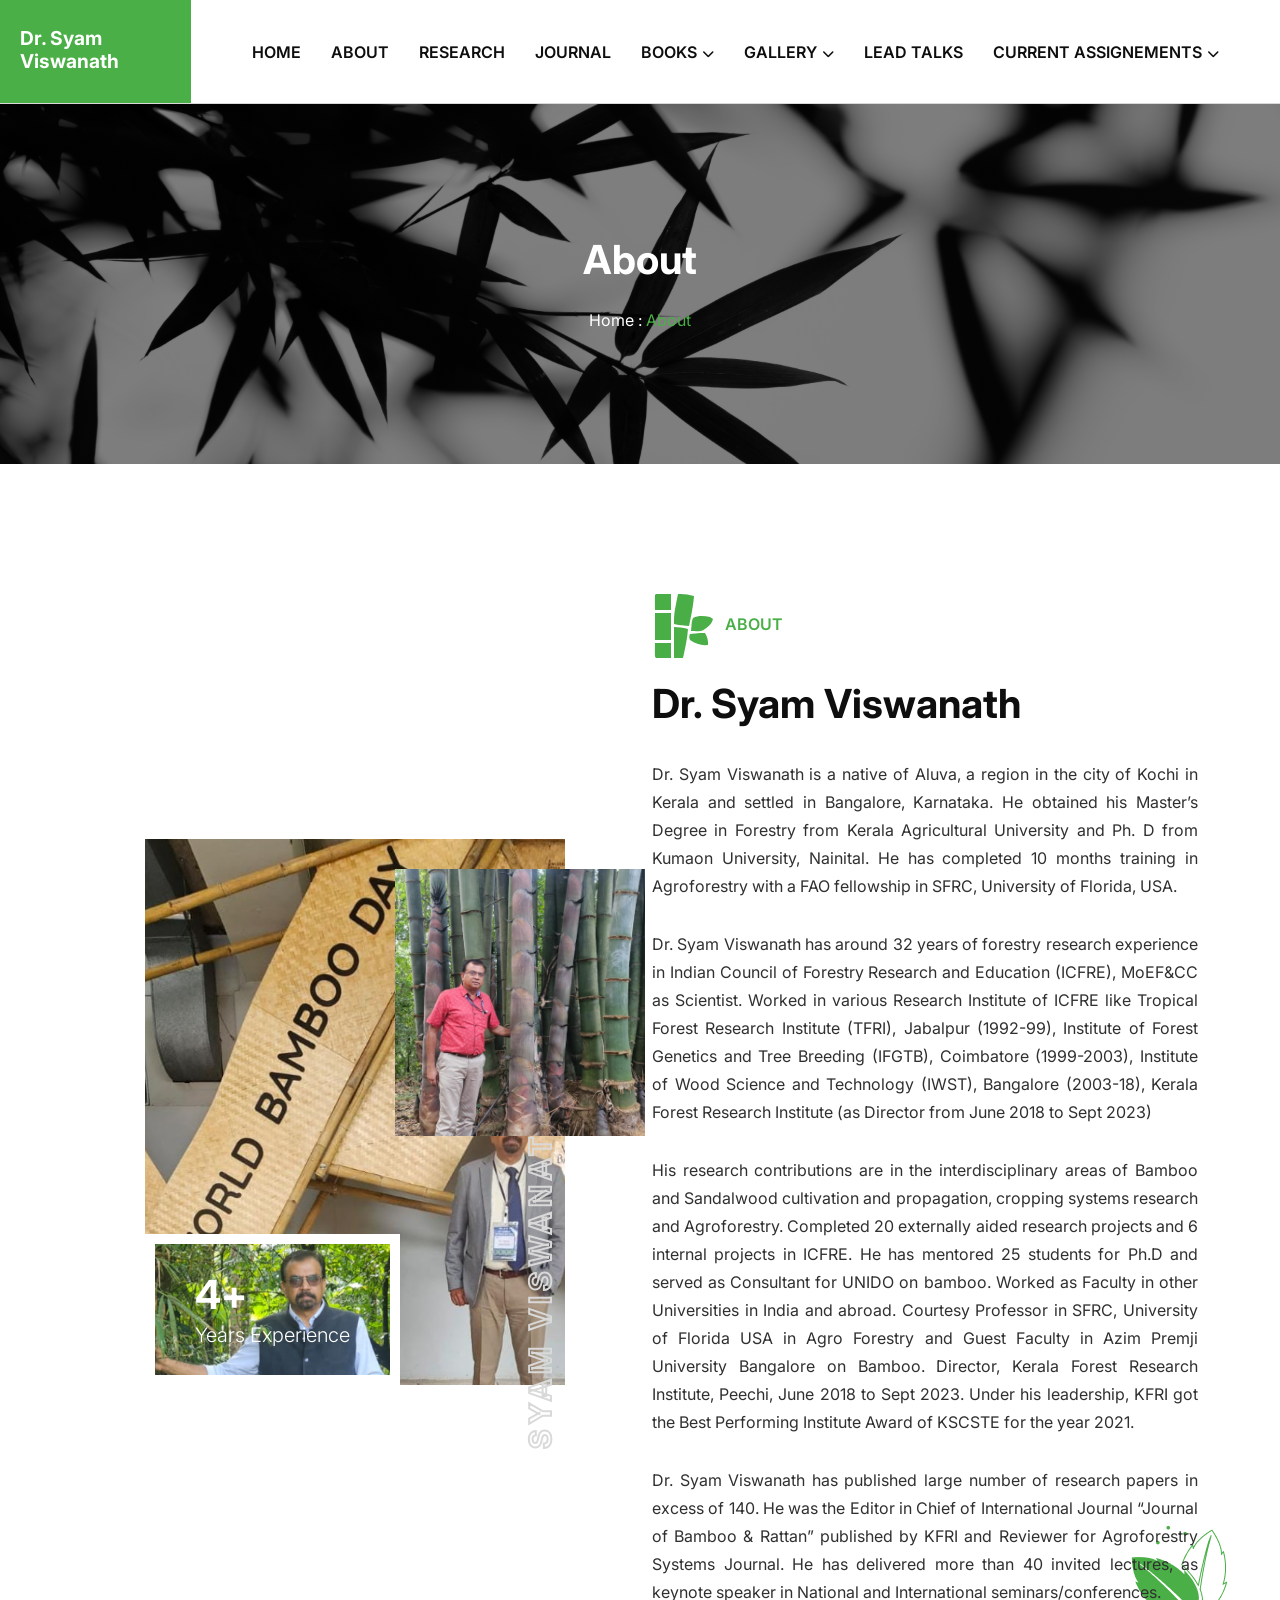
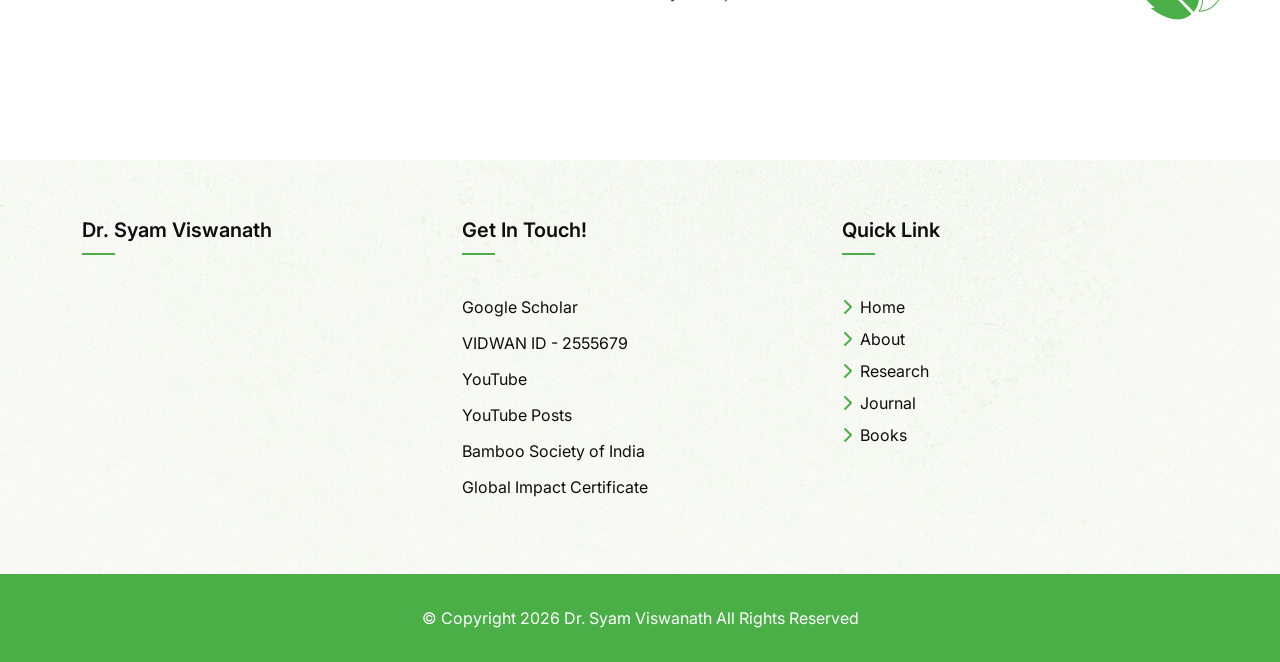
<file: about.html>
<!DOCTYPE html>
<html lang="en">

<head>
  <meta charset="UTF-8" />
  <meta http-equiv="X-UA-Compatible" content="IE=edge" />
  <meta name="viewport" content="width=device-width, initial-scale=1.0" />
  <!-- Primary Meta Tags -->
  <title>About | Dr. Syam Viswanath</title>
  <meta name="description"
    content="Dr. Syam Viswanath, forestry scientist with 32+ years of research in ICFRE & KFRI. Expert in bamboo, sandalwood, and agroforestry. Published 140+ papers and mentored 25 Ph.D. scholars." />
  <meta name="keywords"
    content="Dr. Syam Viswanath, forestry scientist, bamboo cultivation, sandalwood propagation, agroforestry expert, forestry research India, Kerala Forest Research Institute, ICFRE scientist, forestry professor, bamboo researcher, agroforestry consultant, sandalwood expert, forestry publications, forestry keynote speaker" />

  <!-- Open Graph / Facebook -->
  <meta property="og:type" content="profile" />
  <meta property="og:title" content="Dr. Syam Viswanath - Forestry Scientist & Agroforestry Expert" />
  <meta property="og:description"
    content="Renowned forestry scientist with 32+ years of research in ICFRE & KFRI. Expert in bamboo, sandalwood, and agroforestry. Published 140+ research papers and guided 25 Ph.D. scholars." />
  <meta property="og:url" content="https://www.syamviswanath.com" />

  <!-- Twitter -->
  <meta name="twitter:card" content="summary" />
  <meta name="twitter:title" content="Dr. Syam Viswanath - Forestry Scientist & Agroforestry Expert" />
  <meta name="twitter:description"
    content="Forestry scientist, bamboo & sandalwood expert with 32+ years of research. Former Director of KFRI, published 140+ papers, guided 25 Ph.D. students." />
  <meta name="twitter:url" content="https://www.syamviswanath.com" />

  <!-- Favicon img -->
  <link rel="shortcut icon" href="" />
  <!-- Bootstarp min css -->
  <link rel="stylesheet" href="assets/css/bootstrap.min.css" />
  <!-- All min css -->
  <link rel="stylesheet" href="assets/css/all.min.css" />
  <!-- Swiper bundle min css -->
  <link rel="stylesheet" href="assets/css/swiper-bundle.min.css" />
  <!-- Magnigic popup css -->
  <link rel="stylesheet" href="assets/css/magnific-popup.css" />
  <!-- Animate css -->
  <link rel="stylesheet" href="assets/css/animate.css" />
  <!-- Nice select css -->
  <link rel="stylesheet" href="assets/css/nice-select.css" />
  <!-- Style css -->
  <link rel="stylesheet" href="assets/css/style.css" />
  <!-- Custom styles -->
  <link rel="stylesheet" href="assets/css/cstm-styles.css" />
  <link rel="stylesheet" href="assets/css/cstm-responsive.css" />
</head>

<body>
  <!-- Preloader area start -->
  <div id="loading">
    <div id="loading-center">
      <div id="loading-center-absolute">
        <div class="loading-icon text-center d-flex flex-column align-items-center justify-content-center">
          <img class="loading-logo" src="assets/images/preloader.svg" alt="icon" />
        </div>
      </div>
    </div>
  </div>
  <!-- Preloader area end -->

  <!-- Header area start here -->
  <header class="header header-one bor-bottom">
    <div class="header-section">
      <div class="d-flex justify-content-between align-items-center">
        <div class="header-one__item d-none d-xl-block">
          <div class="d-flex align-items-center">
            <div class="header-one__logo">
              <!-- <a href="./"><img src="assets/images/logo/logo-light.svg" alt="logo" /></a> -->
              <a href="./">
                <h4 class="logoText">Dr. Syam Viswanath</h4>
              </a>
            </div>
          </div>
        </div>
        <div class="header-one__item w-100">
          <div class="header-wrapper justify-content-center">
            <div class="logo-menu d-block d-xl-none">
              <a href="index.html" class="logo">
                <h4 class="logoText">Dr. Syam Viswanath</h4>
              </a>
            </div>
            <div class="header-bar d-xl-none">
              <span></span>
              <span></span>
              <span></span>
            </div>
            <ul class="main-menu">
              <li>
                <a href="./">HOME</a>
              </li>
              <li>
                <a href="about.html">ABOUT</a>
              </li>
              <li>
                <a id="mega-menu-btn" href="research.html">RESEARCH </a>
              </li>
              <li>
                <a href="journal.html">JOURNAL</a>
              </li>
              <!-- <li>
                  <a href="books.html">BOOKS</a>
                </li> -->
              <li>
                <a href="#">BOOKS <i class="fas fa-chevron-down"></i></a>
                <ul class="sub-menu">
                  <li><a href="books.html">BOOKS</a></li>
                  <li><a href="chapters.html">CHAPTERS</a></li>
                </ul>
              </li>
              <li>
                <a href="#">GALLERY <i class="fas fa-chevron-down"></i></a>
                <ul class="sub-menu">
                  <li><a href="gallery.html">IMAGES</a></li>
                  <li><a href="video-gallery.html">VIDEOS</a></li>
                </ul>
              </li>
              <li>
                <a href="lead-talks.html">LEAD TALKS</a>
              </li>
              <li>
                <a href="#">CURRENT ASSIGNEMENTS <i class="fas fa-chevron-down"></i></a>
                <ul class="sub-menu">
                  <li><a href="consultancies.html">CONSULTANCIES</a></li>
                  <li><a href="current-assignments.html">CURRENT ASSIGNMENTS</a></li>
                </ul>
              </li>
            </ul>
          </div>
        </div>
      </div>
    </div>
  </header>
  <!-- Header area end here -->

  <!--  -->

  <main>
    <!-- Page banner area start here -->
    <section class="page-banner bg-image pt-130 pb-130">
      <div class="container">
        <h2 class="wow fadeInUp" data-wow-duration="1.2s" data-wow-delay=".2s">About</h2>
        <div class="breadcrumb-list wow fadeInUp" data-wow-duration="1.4s" data-wow-delay=".4s">
          <a href="index.html">Home :</a>
          <span class="primary-color">About</span>
        </div>
      </div>
    </section>
    <!-- Page banner area end here -->

    <!-- About area start here -->
    <section class="about-two pt-130 pb-130">
      <div class="about-two__shape-right d-none d-md-block bobble__animation">
        <img src="assets/images/shape/about-two-shape-right.png" alt="shape" />
      </div>
      <div class="container">
        <div class="row g-4 align-items-center">
          <div class="col-xl-6">
            <div class="about-two__image">
              <img src="assets/syam-assets/images/gallery/syam-abt-page-big.png" alt="image" />
              <!-- <img src="assets/syam-assets/images/gallery/landing-page-main.jpg" alt="image" /> -->
              <div class="sm-image d-none d-sm-block">
                <img src="assets/syam-assets/images/gallery/syam-abt-page-md.png" alt="image" />
              </div>
              <div class="info d-none d-sm-block bg-image"
                data-background="assets/syam-assets/images/gallery/syam-abt-page-sm.png">
                <h2><span class="count">32</span>+</h2>
                <span class="year">Years Experience</span>
              </div>
              <div class="stroke-text d-none d-sm-block">
                <h2>Syam Viswanath</h2>
              </div>
            </div>
          </div>
          <div class="col-xl-6">
            <div class="about-two__right-item">
              <div class="section-header mb-4 abtContentContainer">
                <h5 class="wow fadeInUp" data-wow-duration="1.2s" data-wow-delay=".2s">
                  <img src="assets/images/icon/leaf.svg" alt="image" /> ABOUT
                </h5>
                <h2 class="wow fadeInUp" data-wow-duration="1.4s" data-wow-delay=".4s">Dr. Syam Viswanath</h2>
                <p class="wow fadeInUp" data-wow-duration="1.6s" data-wow-delay=".6s">
                  Dr. Syam Viswanath is a native of Aluva, a region in the city of Kochi in Kerala and settled in
                  Bangalore, Karnataka. He obtained his Master’s Degree in Forestry from Kerala Agricultural
                  University and Ph. D from Kumaon University, Nainital. He has completed 10 months training in
                  Agroforestry with a FAO fellowship in SFRC, University of Florida, USA.
                </p>
                <p class="wow fadeInUp" data-wow-duration="1.6s" data-wow-delay=".6s">
                  Dr. Syam Viswanath has around 32 years of forestry research experience in Indian Council of Forestry
                  Research and Education (ICFRE), MoEF&CC as Scientist. Worked in various Research Institute of ICFRE
                  like Tropical Forest Research Institute (TFRI), Jabalpur (1992-99), Institute of Forest Genetics and
                  Tree Breeding (IFGTB), Coimbatore (1999-2003), Institute of Wood Science and Technology (IWST),
                  Bangalore (2003-18), Kerala Forest Research Institute (as Director from June 2018 to Sept 2023)
                </p>
                <p class="wow fadeInUp" data-wow-duration="1.6s" data-wow-delay=".6s">
                  His research contributions are in the interdisciplinary areas of Bamboo and Sandalwood cultivation
                  and propagation, cropping systems research and Agroforestry. Completed 20 externally aided research
                  projects and 6 internal projects in ICFRE. He has mentored 25 students for Ph.D and served as
                  Consultant for UNIDO on bamboo. Worked as Faculty in other Universities in India and abroad.
                  Courtesy Professor in SFRC, University of Florida USA in Agro Forestry and Guest Faculty in Azim
                  Premji University Bangalore on Bamboo. Director, Kerala Forest Research Institute, Peechi, June 2018
                  to Sept 2023. Under his leadership, KFRI got the Best Performing Institute Award of KSCSTE for the
                  year 2021.
                </p>
                <p class="wow fadeInUp" data-wow-duration="1.6s" data-wow-delay=".6s">
                  Dr. Syam Viswanath has published large number of research papers in excess of 140. He was the Editor
                  in Chief of International Journal “Journal of Bamboo & Rattan” published by KFRI and Reviewer for
                  Agroforestry Systems Journal. He has delivered more than 40 invited lectures, as keynote speaker in
                  National and International seminars/conferences.
                </p>
              </div>
            </div>
          </div>
        </div>
      </div>
    </section>
    <!-- About area end here -->
  </main>

  <!--  -->

  <!-- Footer area start here -->
  <footer class="footer bg-image" data-background="assets/images/bg/footer-bg.jpg">
    <div class="container">
      <div class="pt-65 pb-65">
        <div class="row g-4">
          <div class="col-xl-4 col-md-6 wow fadeInUp" data-wow-duration="1.2s" data-wow-delay=".2s">
            <div class="footer__item">
              <div class="footer__item-title">
                <h4>Dr. Syam Viswanath</h4>
                <span class="footer__item-title-line"></span><span class="footer__item-title-line2"></span>
              </div>
            </div>
          </div>
          <div class="col-xl-4 col-md-6 wow fadeInUp" data-wow-duration="1.4s" data-wow-delay=".4s">
            <div class="footer__item">
              <div class="footer__item-title">
                <h4>Get in touch!</h4>
                <span class="footer__item-title-line"></span><span class="footer__item-title-line2"></span>
              </div>
              <ul>
                <li class="pb-2">
                  <a href="https://scholar.google.com/citations?hl=en&user=MOyHR7YAAAAJ" target="_blank">Google
                    Scholar</a>
                </li>
                <li class="pb-2">
                  <a href="https://vidwan.inflibnet.ac.in/profile/255679" target="_blank">VIDWAN ID - 2555679</a>
                </li>
                <li class="pb-2">
                  <a href="https://www.youtube.com/@sviswanath7087" target="_blank">YouTube</a>
                </li>
                <li class="pb-2">
                  <a href="https://www.youtube.com/@sviswanath7087/posts" target="_blank">YouTube Posts</a>
                </li>
                <li class="pb-2">
                  <a href="https://bamboosocietyofindia.com/products-services-of-our-members/dr-syam-viswanath/"
                    target="_blank">Bamboo Society of India</a>
                </li>
                <li class="pb-2">
                  <a href="https://www.adscientificindex.com/scientist-print/440821/" target="_blank">Global Impact
                    Certificate</a>
                </li>
              </ul>
            </div>
          </div>
          <div class="col-xl-4 col-md-6 wow fadeInUp" data-wow-duration="1.6s" data-wow-delay=".6s">
            <div class="footer__item">
              <div class="footer__item-title">
                <h4>Quick Link</h4>
                <span class="footer__item-title-line"></span><span class="footer__item-title-line2"></span>
              </div>
              <ul>
                <li class="pb-1">
                  <a href="./"><i class="fa-solid fa-chevron-right pe-1 primary-color"></i> Home </a>
                </li>
                <li class="pb-1">
                  <a href="about.html"><i class="fa-solid fa-chevron-right pe-1 primary-color"></i> About </a>
                </li>
                <li class="pb-1">
                  <a href="research.html"><i class="fa-solid fa-chevron-right pe-1 primary-color"></i> Research </a>
                </li>
                <li class="pb-1">
                  <a href="journal.html"><i class="fa-solid fa-chevron-right pe-1 primary-color"></i> Journal </a>
                </li>
                <li>
                  <a href="books.html"><i class="fa-solid fa-chevron-right pe-1 primary-color"></i> Books </a>
                </li>
              </ul>
            </div>
          </div>
        </div>
      </div>
    </div>
    <div class="footer__copyright">
      <p>
        &copy; Copyright
        <script>
          document.write(/\d{4}/.exec(Date())[0]);
        </script>
        <a href="./">Dr. Syam Viswanath</a> All Rights Reserved
      </p>
    </div>
  </footer>
  <!-- Footer area end here -->

  <!-- Back to top area start here -->
  <div class="scroll-up">
    <svg class="scroll-circle svg-content" width="100%" height="100%" viewBox="-1 -1 102 102">
      <path d="M50,1 a49,49 0 0,1 0,98 a49,49 0 0,1 0,-98" />
    </svg>
  </div>
  <!-- Back to top area end here -->

  <!-- Jquery 3. 7. 1 Min Js -->
  <script src="assets/js/jquery-3.7.1.min.js"></script>
  <!-- Bootstrap min Js -->
  <script src="assets/js/bootstrap.min.js"></script>
  <!-- Swiper bundle min Js -->
  <script src="assets/js/swiper-bundle.min.js"></script>
  <!-- Counterup min Js -->
  <script src="assets/js/jquery.counterup.min.js"></script>
  <!-- Wow min Js -->
  <script src="assets/js/wow.min.js"></script>
  <!-- Magnific popup min Js -->
  <script src="assets/js/magnific-popup.min.js"></script>
  <!-- Nice select min Js -->
  <script src="assets/js/nice-select.min.js"></script>
  <!-- Isotope pkgd min Js -->
  <script src="assets/js/isotope.pkgd.min.js"></script>
  <!-- Waypoints Js -->
  <script src="assets/js/jquery.waypoints.js"></script>
  <!-- Script Js -->
  <script src="assets/js/script.js"></script>
</body>

</html>
</file>
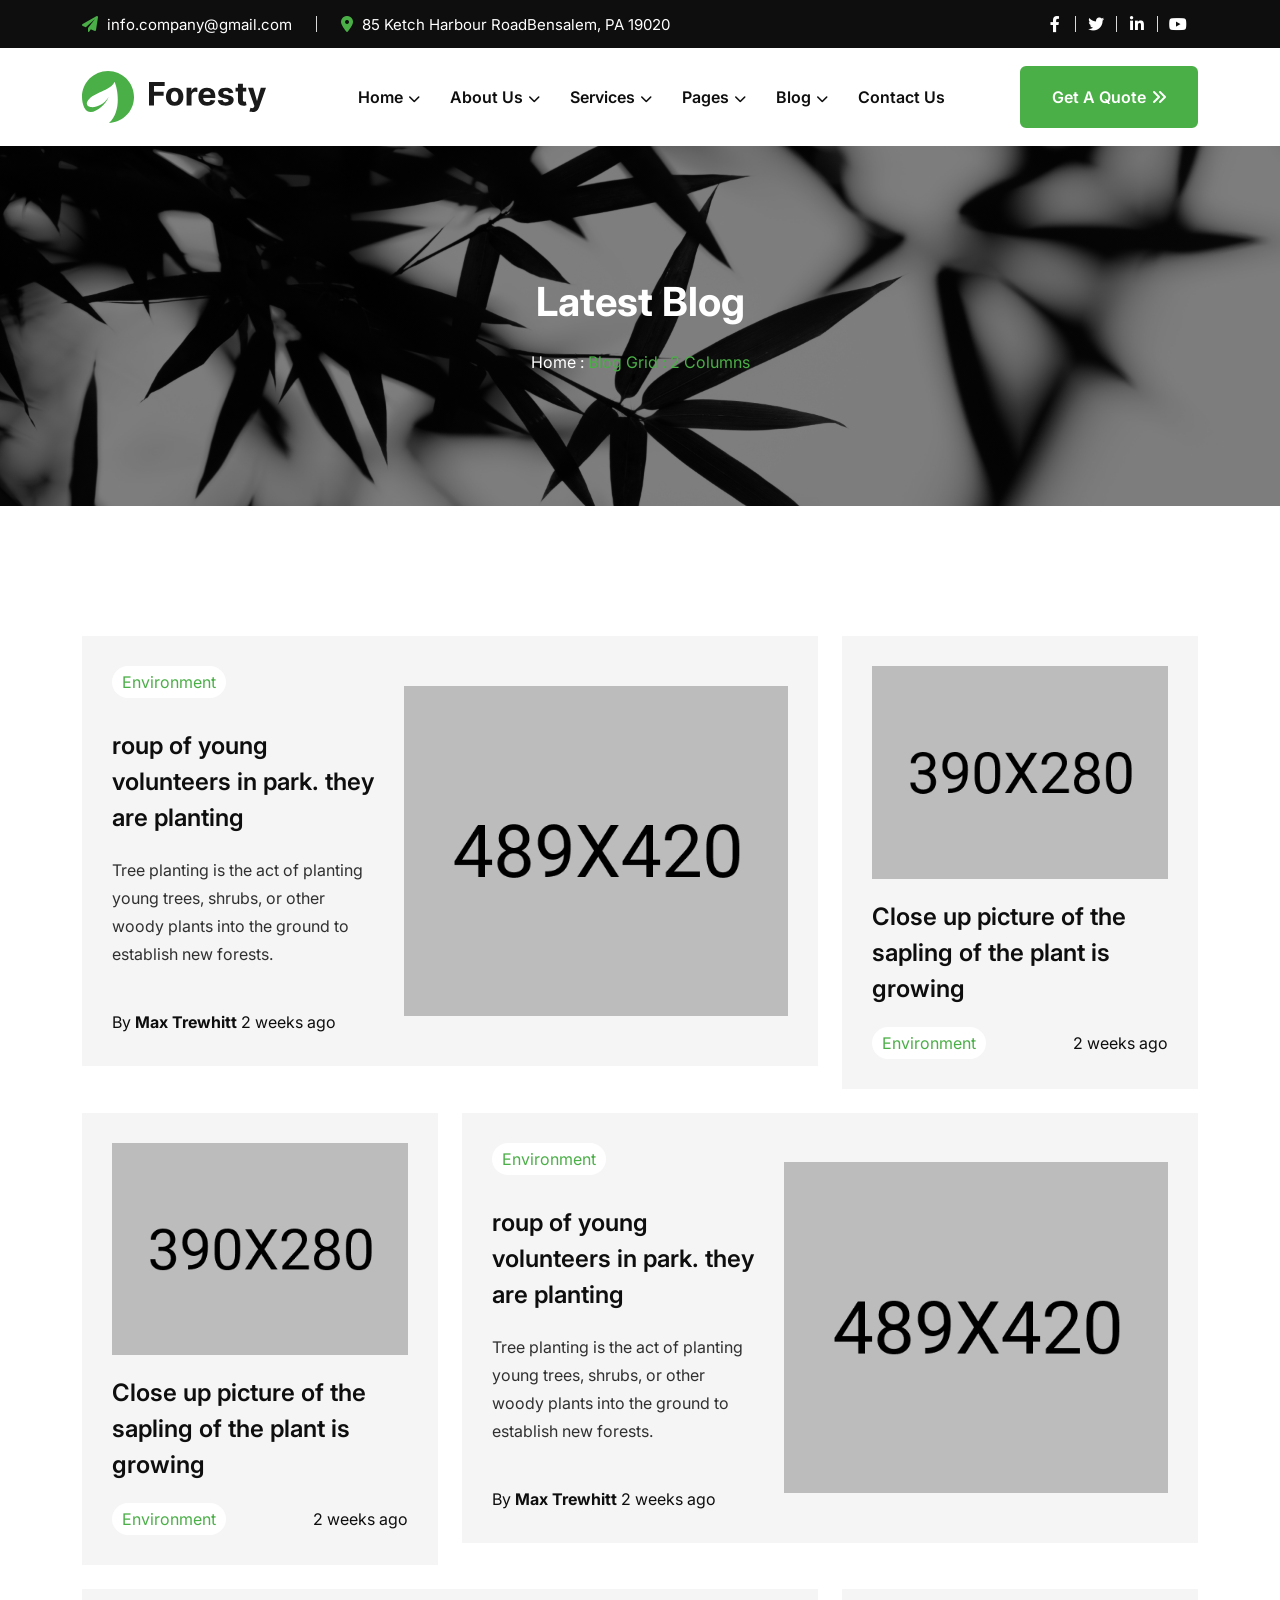
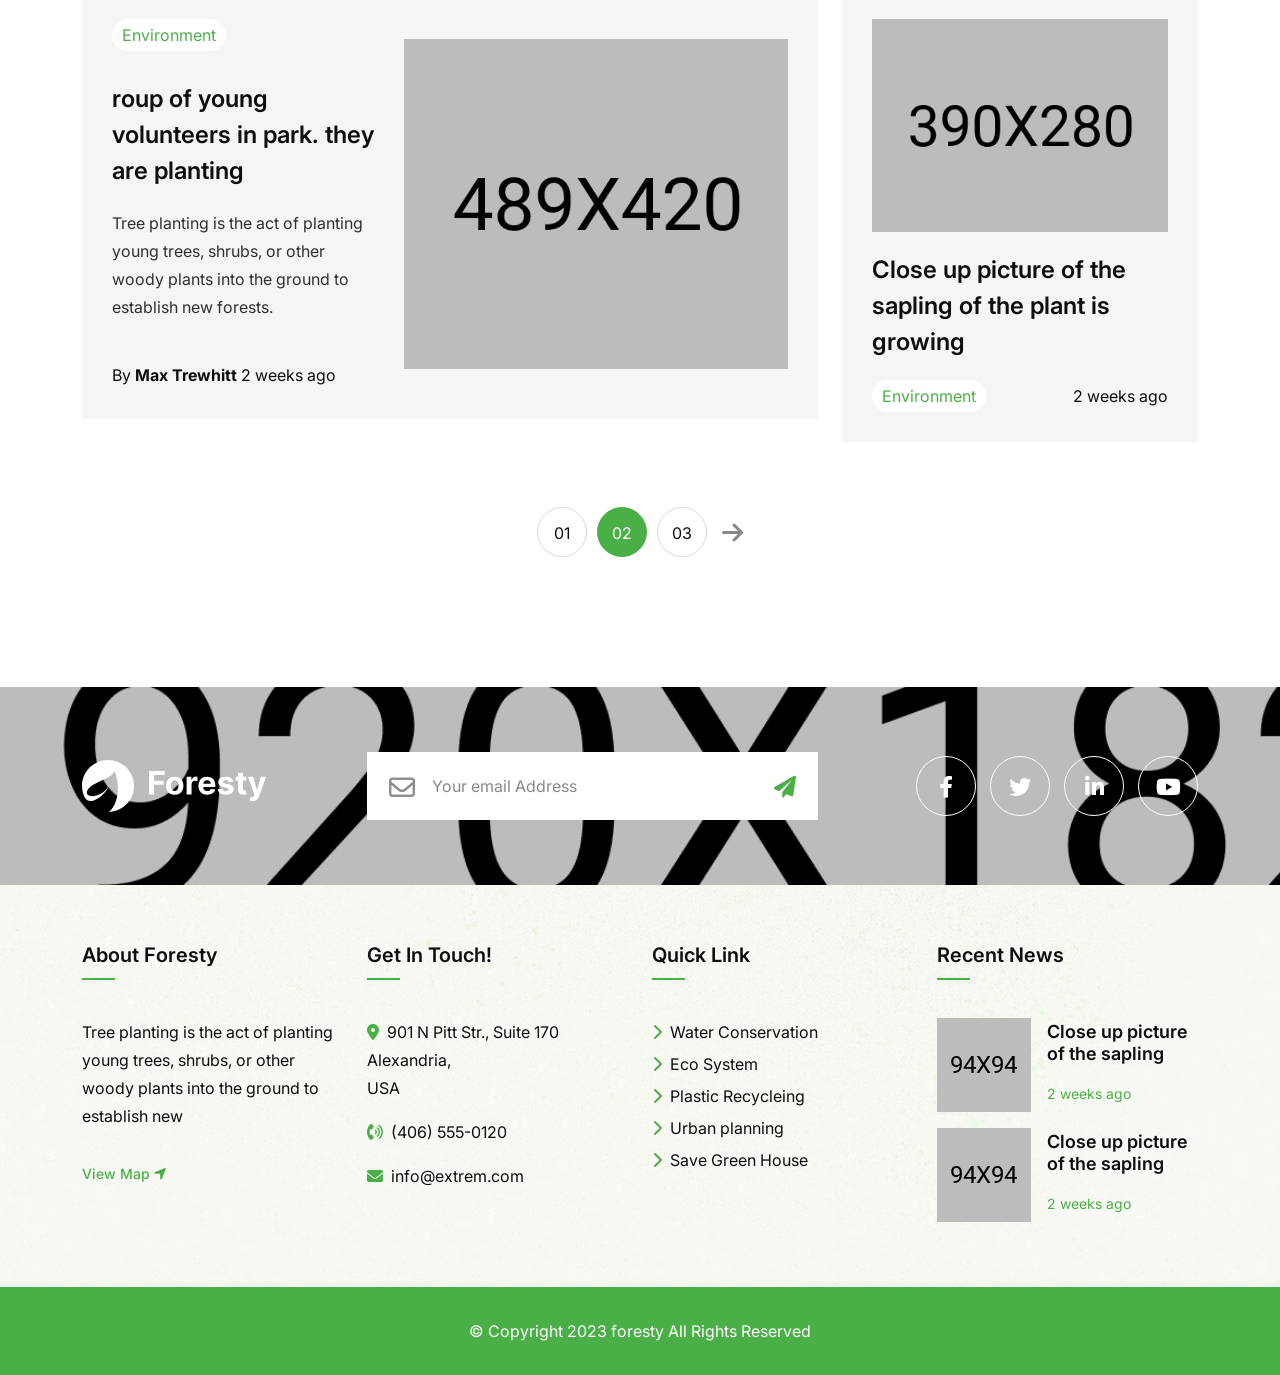
<file: blog-2.html>
<!DOCTYPE html>
<html lang="en">

<head>
    <meta charset="UTF-8">
    <meta http-equiv="X-UA-Compatible" content="IE=edge">
    <meta name="viewport" content="width=device-width, initial-scale=1.0">
    <title>Foresty - Ecology and Environment Template</title>
    <!-- Favicon img -->
    <link rel="shortcut icon" href="assets/images/favicon.png">
    <!-- Bootstarp min css -->
    <link rel="stylesheet" href="assets/css/bootstrap.min.css">
    <!-- All min css -->
    <link rel="stylesheet" href="assets/css/all.min.css">
    <!-- Swiper bundle min css -->
    <link rel="stylesheet" href="assets/css/swiper-bundle.min.css">
    <!-- Magnigic popup css -->
    <link rel="stylesheet" href="assets/css/magnific-popup.css">
    <!-- Animate css -->
    <link rel="stylesheet" href="assets/css/animate.css">
    <!-- Nice select css -->
    <link rel="stylesheet" href="assets/css/nice-select.css">
    <!-- Style css -->
    <link rel="stylesheet" href="assets/css/style.css">
</head>

<body>

    <!-- Preloader area start -->
    <div id="loading">
        <div id="loading-center">
            <div id="loading-center-absolute">
                <div class="loading-icon text-center d-flex flex-column align-items-center justify-content-center">
                    <img class="loading-logo" src="assets/images/preloader.svg" alt="icon">
                </div>
            </div>
        </div>
    </div>
    <!-- Preloader area end -->

    <!-- Header area start here -->
    <header class="header">
        <div class="header-top d-none d-lg-block">
            <div class="container">
                <div class="header-top-wrp">
                    <ul class="info">
                        <li><i class="fa-solid fa-paper-plane"></i> <a href="#0">info.company@gmail.com</a></li>
                        <li class="bor-left ms-4 ps-4"><i class="fa-solid fa-location-dot"></i> <a href="#0">85 Ketch
                                Harbour RoadBensalem, PA 19020</a>
                        </li>
                    </ul>
                    <ul class="link-info">
                        <li class="bor-right"><a href="#0"><i class="fa-brands fa-facebook-f"></i></a></li>
                        <li class="bor-right"><a href="#0"><i class="fa-brands fa-twitter"></i></a></li>
                        <li class="bor-right"><a href="#0"><i class="fa-brands fa-linkedin-in"></i></a></li>
                        <li><a href="#0"><i class="fa-brands fa-youtube"></i></a></li>
                    </ul>
                </div>
            </div>
        </div>
        <div class="header-section">
            <div class="container">
                <div class="header-wrapper">
                    <div class="logo-menu">
                        <a href="index.html" class="logo">
                            <img src="assets/images/logo/logo.svg" alt="logo">
                        </a>
                    </div>
                    <div class="header-bar d-xl-none">
                        <span></span>
                        <span></span>
                        <span></span>
                    </div>
                    <ul class="main-menu">
                        <li>
                            <a href="#">Home <i class="fas fa-chevron-down"></i></a>
                            <ul class="sub-menu">
                                <li><a href="index.html">Environmental One</a></li>
                                <li><a href="index-2.html">Environmental Two</a></li>
                                <li><a href="index-3.html">Environmental Three</a></li>
                                <li><a href="index-4.html">Animal Protection Zoo</a></li>
                                <li><a href="index-5.html">Environmental NGO</a></li>
                            </ul>
                        </li>
                        <li>
                            <a href="#">About Us <i class="fas fa-chevron-down"></i></a>
                            <ul class="sub-menu">
                                <li><a href="about.html">About One</a></li>
                                <li><a href="about-2.html">About Two</a></li>
                            </ul>
                        </li>
                        <li>
                            <a href="#">Services <i class="fas fa-chevron-down"></i></a>
                            <ul class="sub-menu">
                                <li><a href="service.html">Service One</a></li>
                                <li><a href="service-2.html">Service Two</a></li>
                                <li><a href="service-single.html">Service Details</a></li>
                            </ul>
                        </li>
                        <li>
                            <a id="mega-menu-btn" href="#">Pages <i class="fas fa-chevron-down"></i></a>
                            <ul class="sub-menu">
                                <li class="d-block d-xl-none"><a href="project.html">Our Project 01</a></li>
                                <li class="d-block d-xl-none"><a href="project-2.html">Our Project 02</a></li>
                                <li class="d-block d-xl-none"><a href="project-single.html">Project Details</a></li>
                                <li class="d-block d-xl-none"><a href="donation.html">Donation 01</a></li>
                                <li class="d-block d-xl-none"><a href="donation-2.html">Donation 02</a></li>
                                <li class="d-block d-xl-none"><a href="donation-single.html">Donation Details</a></li>
                                <li class="d-block d-xl-none"><a href="event.html">Events 01</a></li>
                                <li class="d-block d-xl-none"><a href="event-2.html">Events 01</a></li>
                                <li class="d-block d-xl-none"><a href="event-single.html">Events Details</a></li>
                                <li class="d-block d-xl-none"><a href="shop.html">Shop</a></li>
                                <li class="d-block d-xl-none"><a href="shop-single.html">Shop Details</a></li>
                                <li class="d-block d-xl-none"><a href="cart.html">Cart</a></li>
                                <li class="d-block d-xl-none"><a href="checkout.html">Checkout</a></li>
                                <li class="d-block d-xl-none"><a href="team.html">Our Teams 01</a></li>
                                <li class="d-block d-xl-none"><a href="team-2.html">Our Teams 02</a></li>
                                <li class="d-block d-xl-none"><a href="team-single.html">Our Teams Details</a></li>
                                <li class="d-block d-xl-none"><a href="faq.html">FAQ</a></li>
                                <li class="d-block d-xl-none"><a href="login.html">Login / Register</a></li>
                                <li class="d-block d-xl-none"><a href="error.html">404 Error</a></li>
                            </ul>
                        </li>
                        <li>
                            <a href="#">Blog <i class="fas fa-chevron-down"></i></a>
                            <ul class="sub-menu">
                                <li class="sub_menu_wrp d-none d-xl-block"><a href="#">Blog Grid <i
                                            class="fas fa-chevron-right float-end"></i></a>
                                    <ul class="sub_sub_menu">
                                        <li><a href="blog-2.html">2 Columns</a></li>
                                        <li><a href="blog-3.html">3 Columns</a></li>
                                    </ul>
                                </li>
                                <li class="d-block d-xl-none"><a href="blog-2.html">Blog Grid One</a></li>
                                <li class="d-block d-xl-none"><a href="blog-3.html">Blog Grid Two</a></li>
                                <li class="sub_menu_wrp d-none d-xl-block"><a href="#">Blog Standard <i
                                            class="fas fa-chevron-right float-end"></i></a>
                                    <ul class="sub_sub_menu">
                                        <li><a href="blog-left.html">Left SideBar</a></li>
                                        <li><a href="blog.html">Right SideBar</a></li>
                                    </ul>
                                </li>
                                <li class="d-block d-xl-none"><a href="blog.html">Blog Standard One</a></li>
                                <li class="d-block d-xl-none"><a href="blog-left.html">Blog Standard Two</a></li>
                                <li class="sub_menu_wrp d-none d-xl-block"><a href="#">Blog Details <i
                                            class="fas fa-chevron-right float-end"></i></a>
                                    <ul class="sub_sub_menu">
                                        <li><a href="blog-single-left.html">Left SideBar</a></li>
                                        <li><a href="blog-single.html">Right SideBar</a></li>
                                    </ul>
                                </li>
                                <li class="d-block d-xl-none"><a href="blog-single.html">Blog Details</a></li>
                            </ul>
                        </li>
                        <li>
                            <a href="contact.html">Contact Us</a>
                        </li>
                        <li class="m-0 menu-btn">
                            <a href="contact.html"><span>Get a quote</span> <i class="fa-solid fa-angles-right"></i></a>
                        </li>
                    </ul>
                    <!-- Mega menu area start here -->
                    <div class="mega-menu-area d-none d-xl-block">
                        <div class="container">
                            <div class="mega-menu">
                                <div class="row g-4 justify-content-between">
                                    <div class="col-md-2">
                                        <div class="mega-menu__item">
                                            <h5 class="primary-color">Our Project</h5>
                                            <ul>
                                                <li><a href="project.html">Our Project 01</a></li>
                                                <li><a href="project-2.html">Our Project 02</a></li>
                                                <li><a href="project-single.html">Project Details</a></li>
                                            </ul>
                                        </div>
                                    </div>
                                    <div class="col-md-2">
                                        <div class="mega-menu__item">
                                            <h5 class="primary-color">Donation</h5>
                                            <ul>
                                                <li><a href="donation.html">Donation 01</a></li>
                                                <li><a href="donation-2.html">Donation 02</a></li>
                                                <li><a href="donation-single.html">Donation Details</a></li>
                                            </ul>
                                        </div>
                                    </div>
                                    <div class="col-md-2">
                                        <div class="mega-menu__item">
                                            <h5 class="primary-color">Our Events</h5>
                                            <ul>
                                                <li><a href="event.html">Events 01</a></li>
                                                <li><a href="event-2.html">Events 02</a></li>
                                                <li><a href="event-single.html">Events Details</a></li>
                                            </ul>
                                        </div>
                                    </div>
                                    <div class="col-md-2">
                                        <div class="mega-menu__item">
                                            <h5 class="primary-color">Our Shop</h5>
                                            <ul>
                                                <li><a href="shop.html">Shop Page</a></li>
                                                <li><a href="shop-single.html">Shop Details</a></li>
                                                <li><a href="cart.html">Cart</a></li>
                                                <li><a href="checkout.html">Checkout</a></li>
                                            </ul>
                                        </div>
                                    </div>
                                    <div class="col-md-2">
                                        <div class="mega-menu__item">
                                            <h5 class="primary-color">Team Members</h5>
                                            <ul>
                                                <li><a href="team.html">Our Teams 01</a></li>
                                                <li><a href="team-2.html">Our Teams 02</a></li>
                                                <li><a href="team-single.html">Team Details</a></li>
                                            </ul>
                                        </div>
                                    </div>
                                    <div class="col-md-2">
                                        <div class="mega-menu__item float-end">
                                            <h5 class="primary-color">More Pages</h5>
                                            <ul>
                                                <li><a href="faq.html">FAQ</a></li>
                                                <li><a href="login.html">Login / Register</a></li>
                                                <li><a href="error.html">404 Error</a></li>
                                            </ul>
                                        </div>
                                    </div>
                                </div>
                            </div>
                        </div>
                    </div>
                    <!-- Mega menu area end here -->
                </div>
            </div>
        </div>
    </header>
    <!-- Header area end here -->

    <main>
        <!-- Page banner area start here -->
        <section class="page-banner bg-image pt-130 pb-130">
            <div class="container">
                <h2 class="wow fadeInUp" data-wow-duration="1.2s" data-wow-delay=".2s">Latest Blog</h2>
                <div class="breadcrumb-list wow fadeInUp" data-wow-duration="1.4s" data-wow-delay=".4s">
                    <a href="index.html">Home :</a>
                    <span class="primary-color">Blog Grid :</span>
                    <span class="primary-color">2 Columns</span>
                </div>
            </div>
        </section>
        <!-- Page banner area end here -->

        <!-- Blog area start here -->
        <section class="blog pt-130 pb-130">
            <div class="container">
                <div class="row g-4 mb-4 justify-content-center">
                    <div class="col-xl-8 wow fadeInLeft" data-wow-duration="1.2s" data-wow-delay=".2s">
                        <div class="blog__item-left">
                            <div class="row g-4 align-items-center">
                                <div class="col-md-5">
                                    <div class="blog__item-left-content">
                                        <span class="blog__tag">Environment</span>
                                        <h3><a href="blog-single.html">roup of young volunteers in
                                                park. they are planting</a></h3>
                                        <p>Tree planting is the act of planting young trees, shrubs, or
                                            other woody
                                            plants into the
                                            ground to establish new
                                            forests.</p>
                                        <span class="blog__item-left-content-info">By <strong>Max
                                                Trewhitt</strong> 2
                                            weeks ago</span>
                                    </div>
                                </div>
                                <div class="col-md-7">
                                    <div class="image">
                                        <img src="assets/images/blog/04.jpg" alt="image">
                                    </div>
                                </div>
                            </div>
                        </div>
                    </div>
                    <div class="col-xl-4 col-lg-6 wow fadeInRight" data-wow-duration="1.4s" data-wow-delay=".4s">
                        <div class="blog__item-right">
                            <a href="blog-single.html" class="image d-block">
                                <img src="assets/images/blog/02.jpg" alt="image">
                            </a>
                            <h3><a href="blog-single.html">Close up picture of the sapling of the plant is growing</a>
                            </h3>
                            <div class="d-flex align-items-center justify-content-between">
                                <span class="blog__tag">Environment</span>
                                <span>2 weeks ago</span>
                            </div>
                        </div>
                    </div>
                </div>
                <div class="row g-4 mb-4 justify-content-center">
                    <div class="col-xl-4 col-lg-6 wow fadeInRight" data-wow-duration="1.4s" data-wow-delay=".4s">
                        <div class="blog__item-right">
                            <a href="blog-single.html" class="image d-block">
                                <img src="assets/images/blog/blog-grid1.jpg" alt="image">
                            </a>
                            <h3><a href="blog-single.html">Close up picture of the sapling of the plant is growing</a>
                            </h3>
                            <div class="d-flex align-items-center justify-content-between">
                                <span class="blog__tag">Environment</span>
                                <span>2 weeks ago</span>
                            </div>
                        </div>
                    </div>
                    <div class="col-xl-8 wow fadeInLeft" data-wow-duration="1.2s" data-wow-delay=".2s">
                        <div class="blog__item-left">
                            <div class="row g-4 align-items-center">
                                <div class="col-md-5">
                                    <div class="blog__item-left-content">
                                        <span class="blog__tag">Environment</span>
                                        <h3><a href="blog-single.html">roup of young volunteers in
                                                park. they are planting</a></h3>
                                        <p>Tree planting is the act of planting young trees, shrubs, or
                                            other woody
                                            plants into the
                                            ground to establish new
                                            forests.</p>
                                        <span class="blog__item-left-content-info">By <strong>Max
                                                Trewhitt</strong> 2
                                            weeks ago</span>
                                    </div>
                                </div>
                                <div class="col-md-7">
                                    <div class="image">
                                        <img src="assets/images/blog/01.jpg" alt="image">
                                    </div>
                                </div>
                            </div>
                        </div>
                    </div>
                </div>
                <div class="row g-4 justify-content-center">
                    <div class="col-xl-8 wow fadeInLeft" data-wow-duration="1.2s" data-wow-delay=".2s">
                        <div class="blog__item-left">
                            <div class="row g-4 align-items-center">
                                <div class="col-md-5">
                                    <div class="blog__item-left-content">
                                        <span class="blog__tag">Environment</span>
                                        <h3><a href="blog-single.html">roup of young volunteers in
                                                park. they are planting</a></h3>
                                        <p>Tree planting is the act of planting young trees, shrubs, or
                                            other woody
                                            plants into the
                                            ground to establish new
                                            forests.</p>
                                        <span class="blog__item-left-content-info">By <strong>Max
                                                Trewhitt</strong> 2
                                            weeks ago</span>
                                    </div>
                                </div>
                                <div class="col-md-7">
                                    <div class="image">
                                        <img src="assets/images/blog/03.jpg" alt="image">
                                    </div>
                                </div>
                            </div>
                        </div>
                    </div>
                    <div class="col-xl-4 col-lg-6 wow fadeInRight" data-wow-duration="1.4s" data-wow-delay=".4s">
                        <div class="blog__item-right">
                            <a href="blog-single.html" class="image d-block">
                                <img src="assets/images/blog/blog-grid2.jpg" alt="image">
                            </a>
                            <h3><a href="blog-single.html">Close up picture of the sapling of the plant is growing</a>
                            </h3>
                            <div class="d-flex align-items-center justify-content-between">
                                <span class="blog__tag">Environment</span>
                                <span>2 weeks ago</span>
                            </div>
                        </div>
                    </div>
                </div>
                <div class="pagi-wrp mt-65 justify-content-center wow fadeInDown" data-wow-duration="1.2s"
                    data-wow-delay=".2s">
                    <a href="#0" class="pagi-btn">01</a>
                    <a href="#0" class="pagi-btn active">02</a>
                    <a href="#0" class="pagi-btn ">03</a>
                    <a href="#0" class="fa-solid fa-arrow-right"></a>
                </div>
            </div>
        </section>
        <!-- Blog area end here -->

        <!-- Our info area start here -->
        <div class="our-info" data-background="assets/images/bg/our-info.jpg">
            <div class="container">
                <div class="row align-items-center">
                    <div class="col-lg-3 wow fadeInUp" data-wow-duration="1.4s" data-wow-delay=".4s">
                        <a href="index.html" class="our-info__logo mb-4 mb-lg-0">
                            <img src="assets/images/logo/logo-light.svg" alt="logo">
                        </a>
                    </div>
                    <div class="col-lg-5 wow fadeInDown" data-wow-duration="1.6s" data-wow-delay=".6s">
                        <div class="our-info__input">
                            <input type="text" placeholder="Your email Address">
                            <i class="fa-regular fa-envelope our-info__input-envelope"></i>
                            <i class="fa-solid fa-paper-plane our-info__input-plane"></i>
                        </div>
                    </div>
                    <div class="col-lg-4">
                        <div class="our-info__social-icon float-lg-end float-none mt-4 mt-lg-0">
                            <a class="wow fadeInUp" data-wow-duration="1.2s" data-wow-delay=".2s" href="#0"><i
                                    class="fa-brands fa-facebook-f"></i></a>
                            <a class="wow fadeInUp" data-wow-duration="1.3s" data-wow-delay=".3s" href="#0"><i
                                    class="fa-brands fa-twitter"></i></a>
                            <a class="wow fadeInUp" data-wow-duration="1.4s" data-wow-delay=".4s" href="#0"><i
                                    class="fa-brands fa-linkedin-in"></i></a>
                            <a class="wow fadeInUp" data-wow-duration="1.5s" data-wow-delay=".5s" href="#0"><i
                                    class="fa-brands fa-youtube"></i></a>
                        </div>
                    </div>
                </div>
            </div>
        </div>
        <!-- Our info area end here -->
    </main>

    <!-- Footer area start here -->
    <footer class="footer bg-image" data-background="assets/images/bg/footer-bg.jpg">
        <div class="container">
            <div class="pt-65 pb-65">
                <div class="row g-4">
                    <div class="col-xl-3 col-md-6 wow fadeInUp" data-wow-duration="1.2s" data-wow-delay=".2s">
                        <div class="footer__item">
                            <div class="footer__item-title">
                                <h4>about foresty</h4>
                                <span class="footer__item-title-line"></span><span
                                    class="footer__item-title-line2"></span>
                            </div>
                            <p>Tree planting is the act of planting young trees, shrubs, or other woody plants into the
                                ground to establish new</p>
                            <a href="https://www.google.com/maps/embed?pb=!1m18!1m12!1m3!1d29581.552527417!2d-77.04440883230183!3d38.80089850193032!2m3!1f0!2f0!3f0!3m2!1i1024!2i768!4f13.1!3m3!1m2!1s0x89b7b0f02c6539a9%3A0xacc6091466dd9068!2s901%20N%20Pitt%20St%20Suite%20170%2C%20Alexandria%2C%20VA%2022314%2C%20USA!5e0!3m2!1sen!2sbd!4v1694324425557!5m2!1sen!2sbd"
                                class="footer__item-map-popup map-popup">View Map <i
                                    class="fa-solid fa-location-arrow"></i></a>
                        </div>
                    </div>
                    <div class="col-xl-3 col-md-6 wow fadeInUp" data-wow-duration="1.4s" data-wow-delay=".4s">
                        <div class="footer__item">
                            <div class="footer__item-title">
                                <h4>Get in touch!</h4>
                                <span class="footer__item-title-line"></span><span
                                    class="footer__item-title-line2"></span>
                            </div>
                            <ul>
                                <li class="pb-3"><a href="#0"><i
                                            class="fa-solid fa-location-dot pe-1 primary-color"></i>
                                        901 N Pitt Str., Suite 170
                                        Alexandria, <br> USA
                                    </a>
                                </li>
                                <li class="pb-3"><a href="tel:+4065550120"><i
                                            class="fa-solid fa-phone-volume pe-1 primary-color"></i>
                                        (406) 555-0120
                                    </a></li>
                                <li><a href="#0"><i class="fa-solid fa-envelope pe-1 primary-color"></i>
                                        info@extrem.com</a>
                                </li>
                            </ul>
                        </div>
                    </div>
                    <div class="col-xl-3 col-md-6 wow fadeInUp" data-wow-duration="1.6s" data-wow-delay=".6s">
                        <div class="footer__item">
                            <div class="footer__item-title">
                                <h4>Quick Link</h4>
                                <span class="footer__item-title-line"></span><span
                                    class="footer__item-title-line2"></span>
                            </div>
                            <ul>
                                <li class="pb-1"><a href="service-single.html"><i
                                            class="fa-solid fa-chevron-right pe-1 primary-color"></i> Water Conservation
                                    </a>
                                </li>
                                <li class="pb-1"><a href="service-single.html"><i
                                            class="fa-solid fa-chevron-right pe-1 primary-color"></i> Eco System
                                    </a>
                                </li>
                                <li class="pb-1"><a href="service-single.html"><i
                                            class="fa-solid fa-chevron-right pe-1 primary-color"></i> Plastic Recycleing
                                    </a>
                                </li>
                                <li class="pb-1"><a href="service-single.html"><i
                                            class="fa-solid fa-chevron-right pe-1 primary-color"></i> Urban planning
                                    </a>
                                </li>
                                <li><a href="service-single.html"><i
                                            class="fa-solid fa-chevron-right pe-1 primary-color"></i> Save Green
                                        House
                                    </a>
                                </li>
                            </ul>
                        </div>
                    </div>
                    <div class="col-xl-3 col-md-6 wow fadeInUp" data-wow-duration="1.8s" data-wow-delay=".8s">
                        <div class="footer__item">
                            <div class="footer__item-title">
                                <h4>recent news</h4>
                                <span class="footer__item-title-line"></span><span
                                    class="footer__item-title-line2"></span>
                            </div>
                            <ul class="footer__item-blog">
                                <li class="pb-3">
                                    <img src="assets/images/footer/01.png" alt="image">
                                    <div class="ms-3">
                                        <h4><a href="blog-single.html">Close up picture of the sapling</a></h4>
                                        <span>2 weeks ago</span>
                                    </div>
                                </li>
                                <li>
                                    <img src="assets/images/footer/02.png" alt="image">
                                    <div class="ms-3">
                                        <h4><a href="blog-single.html">Close up picture of the sapling</a></h4>
                                        <span>2 weeks ago</span>
                                    </div>
                                </li>
                            </ul>
                        </div>
                    </div>
                </div>
            </div>
        </div>
        <div class="footer__copyright">
            <p>&copy; Copyright 2023 <a href="#0">foresty</a> All Rights Reserved</p>
        </div>
    </footer>
    <!-- Footer area end here -->

    <!-- Back to top area start here -->
    <div class="scroll-up">
        <svg class="scroll-circle svg-content" width="100%" height="100%" viewBox="-1 -1 102 102">
            <path d="M50,1 a49,49 0 0,1 0,98 a49,49 0 0,1 0,-98" />
        </svg>
    </div>
    <!-- Back to top area end here -->

    <!-- Jquery 3. 7. 1 Min Js -->
    <script src="assets/js/jquery-3.7.1.min.js"></script>
    <!-- Bootstrap min Js -->
    <script src="assets/js/bootstrap.min.js"></script>
    <!-- Swiper bundle min Js -->
    <script src="assets/js/swiper-bundle.min.js"></script>
    <!-- Counterup min Js -->
    <script src="assets/js/jquery.counterup.min.js"></script>
    <!-- Wow min Js -->
    <script src="assets/js/wow.min.js"></script>
    <!-- Magnific popup min Js -->
    <script src="assets/js/magnific-popup.min.js"></script>
    <!-- Nice select min Js -->
    <script src="assets/js/nice-select.min.js"></script>
    <!-- Isotope pkgd min Js -->
    <script src="assets/js/isotope.pkgd.min.js"></script>
    <!-- Waypoints Js -->
    <script src="assets/js/jquery.waypoints.js"></script>
    <!-- Script Js -->
    <script src="assets/js/script.js"></script>
</body>

</html>
</file>
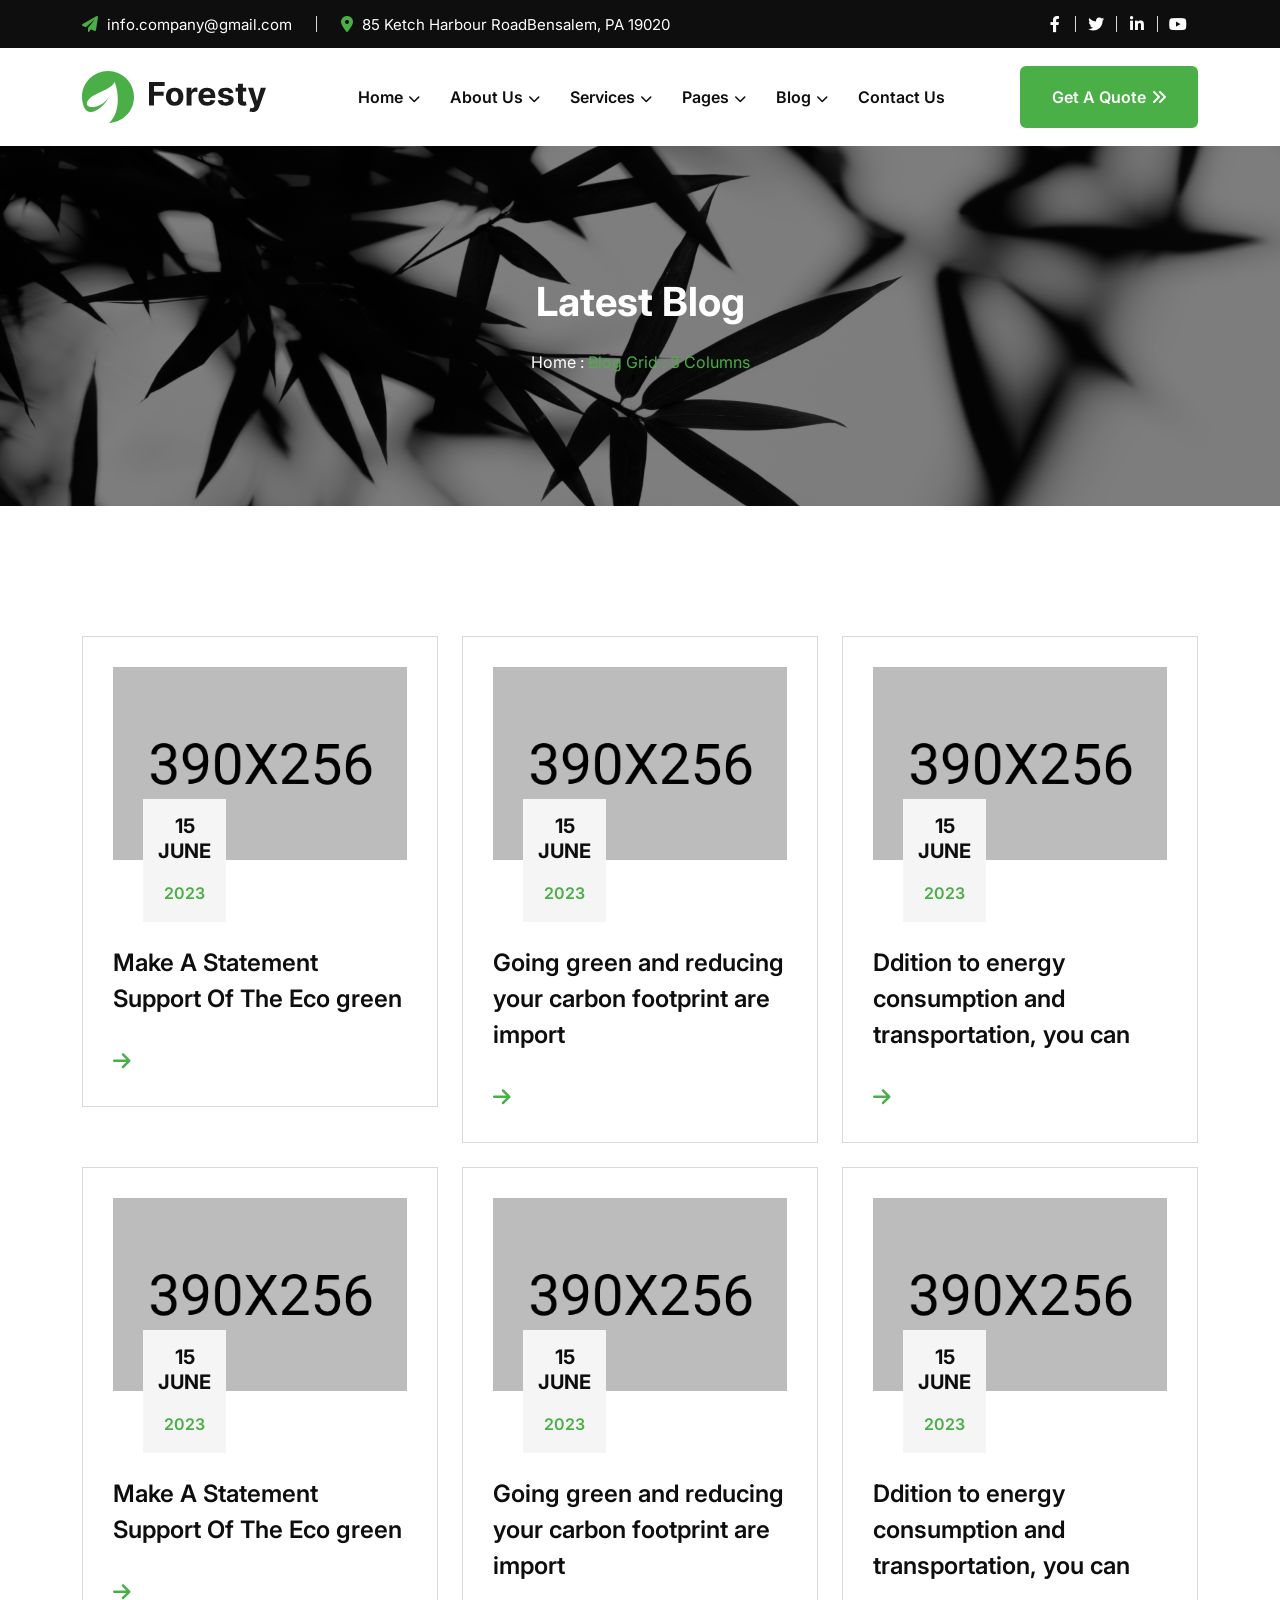
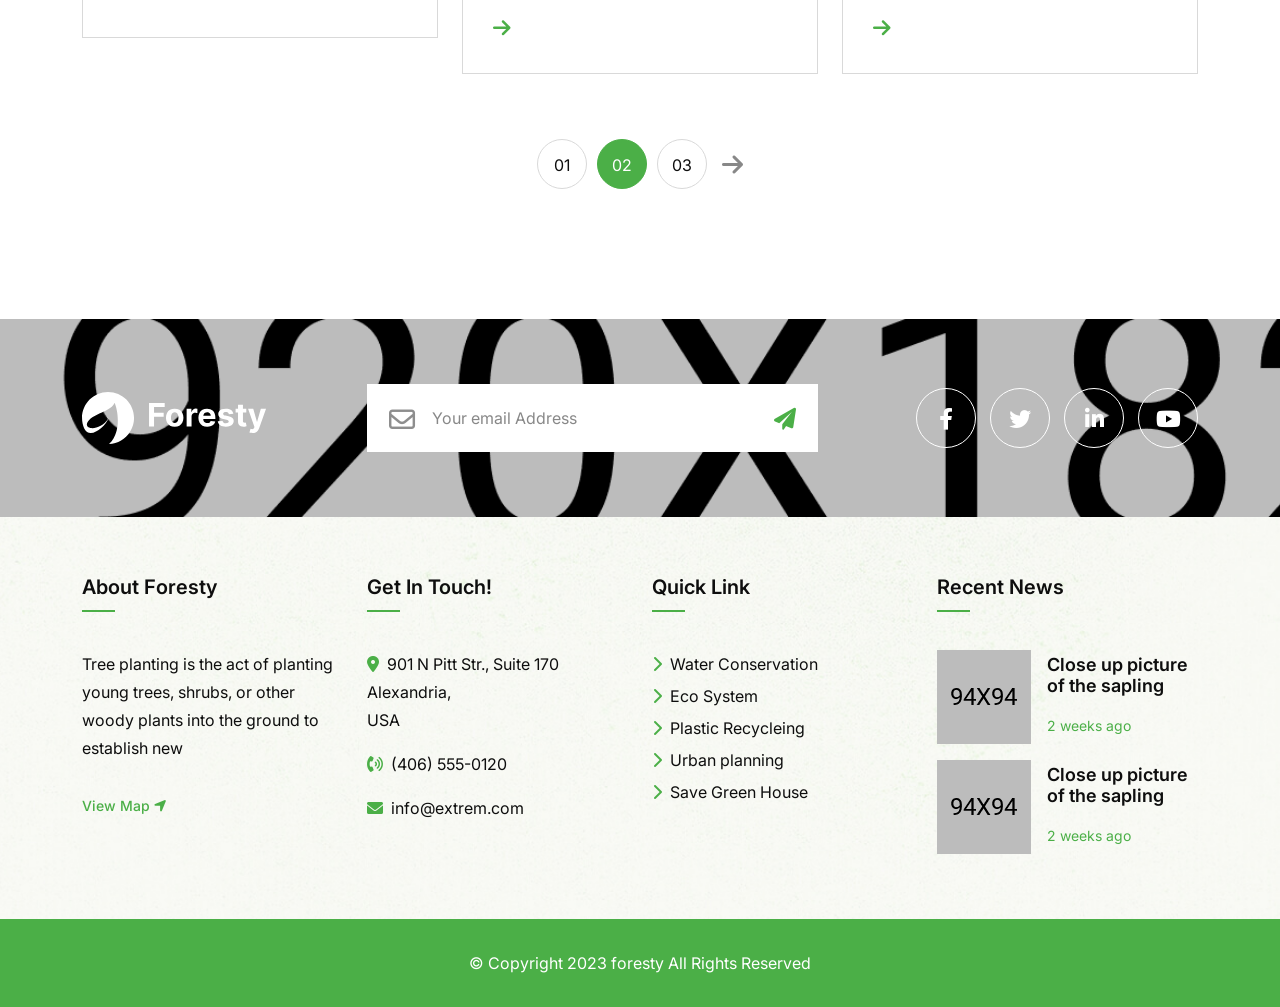
<file: blog-3.html>
<!DOCTYPE html>
<html lang="en">

<head>
    <meta charset="UTF-8">
    <meta http-equiv="X-UA-Compatible" content="IE=edge">
    <meta name="viewport" content="width=device-width, initial-scale=1.0">
    <title>Foresty - Ecology and Environment Template</title>
    <!-- Favicon img -->
    <link rel="shortcut icon" href="assets/images/favicon.png">
    <!-- Bootstarp min css -->
    <link rel="stylesheet" href="assets/css/bootstrap.min.css">
    <!-- All min css -->
    <link rel="stylesheet" href="assets/css/all.min.css">
    <!-- Swiper bundle min css -->
    <link rel="stylesheet" href="assets/css/swiper-bundle.min.css">
    <!-- Magnigic popup css -->
    <link rel="stylesheet" href="assets/css/magnific-popup.css">
    <!-- Animate css -->
    <link rel="stylesheet" href="assets/css/animate.css">
    <!-- Nice select css -->
    <link rel="stylesheet" href="assets/css/nice-select.css">
    <!-- Style css -->
    <link rel="stylesheet" href="assets/css/style.css">
</head>

<body>

    <!-- Preloader area start -->
    <div id="loading">
        <div id="loading-center">
            <div id="loading-center-absolute">
                <div class="loading-icon text-center d-flex flex-column align-items-center justify-content-center">
                    <img class="loading-logo" src="assets/images/preloader.svg" alt="icon">
                </div>
            </div>
        </div>
    </div>
    <!-- Preloader area end -->

    <!-- Header area start here -->
    <header class="header">
        <div class="header-top d-none d-lg-block">
            <div class="container">
                <div class="header-top-wrp">
                    <ul class="info">
                        <li><i class="fa-solid fa-paper-plane"></i> <a href="#0">info.company@gmail.com</a></li>
                        <li class="bor-left ms-4 ps-4"><i class="fa-solid fa-location-dot"></i> <a href="#0">85 Ketch
                                Harbour RoadBensalem, PA 19020</a>
                        </li>
                    </ul>
                    <ul class="link-info">
                        <li class="bor-right"><a href="#0"><i class="fa-brands fa-facebook-f"></i></a></li>
                        <li class="bor-right"><a href="#0"><i class="fa-brands fa-twitter"></i></a></li>
                        <li class="bor-right"><a href="#0"><i class="fa-brands fa-linkedin-in"></i></a></li>
                        <li><a href="#0"><i class="fa-brands fa-youtube"></i></a></li>
                    </ul>
                </div>
            </div>
        </div>
        <div class="header-section">
            <div class="container">
                <div class="header-wrapper">
                    <div class="logo-menu">
                        <a href="index.html" class="logo">
                            <img src="assets/images/logo/logo.svg" alt="logo">
                        </a>
                    </div>
                    <div class="header-bar d-xl-none">
                        <span></span>
                        <span></span>
                        <span></span>
                    </div>
                    <ul class="main-menu">
                        <li>
                            <a href="#">Home <i class="fas fa-chevron-down"></i></a>
                            <ul class="sub-menu">
                                <li><a href="index.html">Environmental One</a></li>
                                <li><a href="index-2.html">Environmental Two</a></li>
                                <li><a href="index-3.html">Environmental Three</a></li>
                                <li><a href="index-4.html">Animal Protection Zoo</a></li>
                                <li><a href="index-5.html">Environmental NGO</a></li>
                            </ul>
                        </li>
                        <li>
                            <a href="#">About Us <i class="fas fa-chevron-down"></i></a>
                            <ul class="sub-menu">
                                <li><a href="about.html">About One</a></li>
                                <li><a href="about-2.html">About Two</a></li>
                            </ul>
                        </li>
                        <li>
                            <a href="#">Services <i class="fas fa-chevron-down"></i></a>
                            <ul class="sub-menu">
                                <li><a href="service.html">Service One</a></li>
                                <li><a href="service-2.html">Service Two</a></li>
                                <li><a href="service-single.html">Service Details</a></li>
                            </ul>
                        </li>
                        <li>
                            <a id="mega-menu-btn" href="#">Pages <i class="fas fa-chevron-down"></i></a>
                            <ul class="sub-menu">
                                <li class="d-block d-xl-none"><a href="project.html">Our Project 01</a></li>
                                <li class="d-block d-xl-none"><a href="project-2.html">Our Project 02</a></li>
                                <li class="d-block d-xl-none"><a href="project-single.html">Project Details</a></li>
                                <li class="d-block d-xl-none"><a href="donation.html">Donation 01</a></li>
                                <li class="d-block d-xl-none"><a href="donation-2.html">Donation 02</a></li>
                                <li class="d-block d-xl-none"><a href="donation-single.html">Donation Details</a></li>
                                <li class="d-block d-xl-none"><a href="event.html">Events 01</a></li>
                                <li class="d-block d-xl-none"><a href="event-2.html">Events 01</a></li>
                                <li class="d-block d-xl-none"><a href="event-single.html">Events Details</a></li>
                                <li class="d-block d-xl-none"><a href="shop.html">Shop</a></li>
                                <li class="d-block d-xl-none"><a href="shop-single.html">Shop Details</a></li>
                                <li class="d-block d-xl-none"><a href="cart.html">Cart</a></li>
                                <li class="d-block d-xl-none"><a href="checkout.html">Checkout</a></li>
                                <li class="d-block d-xl-none"><a href="team.html">Our Teams 01</a></li>
                                <li class="d-block d-xl-none"><a href="team-2.html">Our Teams 02</a></li>
                                <li class="d-block d-xl-none"><a href="team-single.html">Our Teams Details</a></li>
                                <li class="d-block d-xl-none"><a href="faq.html">FAQ</a></li>
                                <li class="d-block d-xl-none"><a href="login.html">Login / Register</a></li>
                                <li class="d-block d-xl-none"><a href="error.html">404 Error</a></li>
                            </ul>
                        </li>
                        <li>
                            <a href="#">Blog <i class="fas fa-chevron-down"></i></a>
                            <ul class="sub-menu">
                                <li class="sub_menu_wrp d-none d-xl-block"><a href="#">Blog Grid <i
                                            class="fas fa-chevron-right float-end"></i></a>
                                    <ul class="sub_sub_menu">
                                        <li><a href="blog-2.html">2 Columns</a></li>
                                        <li><a href="blog-3.html">3 Columns</a></li>
                                    </ul>
                                </li>
                                <li class="d-block d-xl-none"><a href="blog-2.html">Blog Grid One</a></li>
                                <li class="d-block d-xl-none"><a href="blog-3.html">Blog Grid Two</a></li>
                                <li class="sub_menu_wrp d-none d-xl-block"><a href="#">Blog Standard <i
                                            class="fas fa-chevron-right float-end"></i></a>
                                    <ul class="sub_sub_menu">
                                        <li><a href="blog-left.html">Left SideBar</a></li>
                                        <li><a href="blog.html">Right SideBar</a></li>
                                    </ul>
                                </li>
                                <li class="d-block d-xl-none"><a href="blog.html">Blog Standard One</a></li>
                                <li class="d-block d-xl-none"><a href="blog-left.html">Blog Standard Two</a></li>
                                <li class="sub_menu_wrp d-none d-xl-block"><a href="#">Blog Details <i
                                            class="fas fa-chevron-right float-end"></i></a>
                                    <ul class="sub_sub_menu">
                                        <li><a href="blog-single-left.html">Left SideBar</a></li>
                                        <li><a href="blog-single.html">Right SideBar</a></li>
                                    </ul>
                                </li>
                                <li class="d-block d-xl-none"><a href="blog-single.html">Blog Details</a></li>
                            </ul>
                        </li>
                        <li>
                            <a href="contact.html">Contact Us</a>
                        </li>
                        <li class="m-0 menu-btn ">
                            <a href="contact.html"><span>Get a quote</span> <i class="fa-solid fa-angles-right"></i></a>
                        </li>
                    </ul>
                    <!-- Mega menu area start here -->
                    <div class="mega-menu-area d-none d-xl-block">
                        <div class="container">
                            <div class="mega-menu">
                                <div class="row g-4 justify-content-between">
                                    <div class="col-md-2">
                                        <div class="mega-menu__item">
                                            <h5 class="primary-color">Our Project</h5>
                                            <ul>
                                                <li><a href="project.html">Our Project 01</a></li>
                                                <li><a href="project-2.html">Our Project 02</a></li>
                                                <li><a href="project-single.html">Project Details</a></li>
                                            </ul>
                                        </div>
                                    </div>
                                    <div class="col-md-2">
                                        <div class="mega-menu__item">
                                            <h5 class="primary-color">Donation</h5>
                                            <ul>
                                                <li><a href="donation.html">Donation 01</a></li>
                                                <li><a href="donation-2.html">Donation 02</a></li>
                                                <li><a href="donation-single.html">Donation Details</a></li>
                                            </ul>
                                        </div>
                                    </div>
                                    <div class="col-md-2">
                                        <div class="mega-menu__item">
                                            <h5 class="primary-color">Our Events</h5>
                                            <ul>
                                                <li><a href="event.html">Events 01</a></li>
                                                <li><a href="event-2.html">Events 02</a></li>
                                                <li><a href="event-single.html">Events Details</a></li>
                                            </ul>
                                        </div>
                                    </div>
                                    <div class="col-md-2">
                                        <div class="mega-menu__item">
                                            <h5 class="primary-color">Our Shop</h5>
                                            <ul>
                                                <li><a href="shop.html">Shop Page</a></li>
                                                <li><a href="shop-single.html">Shop Details</a></li>
                                                <li><a href="cart.html">Cart</a></li>
                                                <li><a href="checkout.html">Checkout</a></li>
                                            </ul>
                                        </div>
                                    </div>
                                    <div class="col-md-2">
                                        <div class="mega-menu__item">
                                            <h5 class="primary-color">Team Members</h5>
                                            <ul>
                                                <li><a href="team.html">Our Teams 01</a></li>
                                                <li><a href="team-2.html">Our Teams 02</a></li>
                                                <li><a href="team-single.html">Team Details</a></li>
                                            </ul>
                                        </div>
                                    </div>
                                    <div class="col-md-2">
                                        <div class="mega-menu__item float-end">
                                            <h5 class="primary-color">More Pages</h5>
                                            <ul>
                                                <li><a href="faq.html">FAQ</a></li>
                                                <li><a href="login.html">Login / Register</a></li>
                                                <li><a href="error.html">404 Error</a></li>
                                            </ul>
                                        </div>
                                    </div>
                                </div>
                            </div>
                        </div>
                    </div>
                    <!-- Mega menu area end here -->
                </div>
            </div>
        </div>
    </header>
    <!-- Header area end here -->

    <main>
        <!-- Page banner area start here -->
        <section class="page-banner bg-image pt-130 pb-130">
            <div class="container">
                <h2 class="wow fadeInUp" data-wow-duration="1.2s" data-wow-delay=".2s">Latest Blog</h2>
                <div class="breadcrumb-list wow fadeInUp" data-wow-duration="1.4s" data-wow-delay=".4s">
                    <a href="index.html">Home :</a>
                    <span class="primary-color">Blog Grid :</span>
                    <span class="primary-color">3 Columns</span>
                </div>
            </div>
        </section>
        <!-- Page banner area end here -->

        <!-- Blog area start here -->
        <section class="blog-two pt-130 pb-130">
            <div class="container">
                <div class="row g-4">
                    <div class="col-lg-4 col-md-6 wow fadeInDown" data-wow-duration="1.2s" data-wow-delay=".2s">
                        <div class="donation__item blog-two__item bor">
                            <div class="blog-two__image mb-85">
                                <div class="image">
                                    <img src="assets/images/blog/blog1.jpg" alt="image">
                                    <div class="blog-two__info">
                                        <h4>15 <br> JUNE</h4>
                                        <span>2023</span>
                                    </div>
                                </div>
                            </div>
                            <h3><a href="blog-single.html">Make A Statement Support Of The Eco green</a></h3>
                            <a class="blog-two__item-arrow" href="blog-single.html"><i
                                    class="fa-solid fa-arrow-right"></i></a>
                        </div>
                    </div>
                    <div class="col-lg-4 col-md-6 wow fadeInDown" data-wow-duration="1.4s" data-wow-delay=".4s">
                        <div class="donation__item blog-two__item bor">
                            <div class="blog-two__image mb-85">
                                <div class="image">
                                    <img src="assets/images/blog/animal2.jpg" alt="image">
                                    <div class="blog-two__info">
                                        <h4>15 <br> JUNE</h4>
                                        <span>2023</span>
                                    </div>
                                </div>
                            </div>
                            <h3><a href="blog-single.html">Going green and reducing your carbon footprint are import</a>
                            </h3>
                            <a class="blog-two__item-arrow" href="blog-single.html"><i
                                    class="fa-solid fa-arrow-right"></i></a>
                        </div>
                    </div>
                    <div class="col-lg-4 col-md-6 wow fadeInDown" data-wow-duration="1.6s" data-wow-delay=".6s">
                        <div class="donation__item blog-two__item bor">
                            <div class="blog-two__image mb-85">
                                <div class="image">
                                    <img src="assets/images/blog/blog3.jpg" alt="image">
                                    <div class="blog-two__info">
                                        <h4>15 <br> JUNE</h4>
                                        <span>2023</span>
                                    </div>
                                </div>
                            </div>
                            <h3><a href="blog-single.html">Ddition to energy consumption and transportation, you can</a>
                            </h3>
                            <a class="blog-two__item-arrow" href="blog-single.html"><i
                                    class="fa-solid fa-arrow-right"></i></a>
                        </div>
                    </div>
                    <div class="col-lg-4 col-md-6 wow fadeInDown" data-wow-duration="1.2s" data-wow-delay=".2s">
                        <div class="donation__item blog-two__item bor">
                            <div class="blog-two__image mb-85">
                                <div class="image">
                                    <img src="assets/images/blog/animal1.jpg" alt="image">
                                    <div class="blog-two__info">
                                        <h4>15 <br> JUNE</h4>
                                        <span>2023</span>
                                    </div>
                                </div>
                            </div>
                            <h3><a href="blog-single.html">Make A Statement Support Of The Eco green</a></h3>
                            <a class="blog-two__item-arrow" href="blog-single.html"><i
                                    class="fa-solid fa-arrow-right"></i></a>
                        </div>
                    </div>
                    <div class="col-lg-4 col-md-6 wow fadeInDown" data-wow-duration="1.4s" data-wow-delay=".4s">
                        <div class="donation__item blog-two__item bor">
                            <div class="blog-two__image mb-85">
                                <div class="image">
                                    <img src="assets/images/blog/animal3.jpg" alt="image">
                                    <div class="blog-two__info">
                                        <h4>15 <br> JUNE</h4>
                                        <span>2023</span>
                                    </div>
                                </div>
                            </div>
                            <h3><a href="blog-single.html">Going green and reducing your carbon footprint are import</a>
                            </h3>
                            <a class="blog-two__item-arrow" href="blog-single.html"><i
                                    class="fa-solid fa-arrow-right"></i></a>
                        </div>
                    </div>
                    <div class="col-lg-4 col-md-6 wow fadeInDown" data-wow-duration="1.6s" data-wow-delay=".6s">
                        <div class="donation__item blog-two__item bor">
                            <div class="blog-two__image mb-85">
                                <div class="image">
                                    <img src="assets/images/blog/blog5.jpg" alt="image">
                                    <div class="blog-two__info">
                                        <h4>15 <br> JUNE</h4>
                                        <span>2023</span>
                                    </div>
                                </div>
                            </div>
                            <h3><a href="blog-single.html">Ddition to energy consumption and transportation, you can</a>
                            </h3>
                            <a class="blog-two__item-arrow" href="blog-single.html"><i
                                    class="fa-solid fa-arrow-right"></i></a>
                        </div>
                    </div>
                </div>
                <div class="pagi-wrp mt-65 justify-content-center wow fadeInDown" data-wow-duration="1.2s"
                    data-wow-delay=".2s">
                    <a href="#0" class="pagi-btn">01</a>
                    <a href="#0" class="pagi-btn active">02</a>
                    <a href="#0" class="pagi-btn ">03</a>
                    <a href="#0" class="fa-solid fa-arrow-right"></a>
                </div>
            </div>
        </section>
        <!-- Blog area end here -->

        <!-- Our info area start here -->
        <div class="our-info" data-background="assets/images/bg/our-info.jpg">
            <div class="container">
                <div class="row align-items-center">
                    <div class="col-lg-3 wow fadeInUp" data-wow-duration="1.4s" data-wow-delay=".4s">
                        <a href="index.html" class="our-info__logo mb-4 mb-lg-0">
                            <img src="assets/images/logo/logo-light.svg" alt="logo">
                        </a>
                    </div>
                    <div class="col-lg-5 wow fadeInDown" data-wow-duration="1.6s" data-wow-delay=".6s">
                        <div class="our-info__input">
                            <input type="text" placeholder="Your email Address">
                            <i class="fa-regular fa-envelope our-info__input-envelope"></i>
                            <i class="fa-solid fa-paper-plane our-info__input-plane"></i>
                        </div>
                    </div>
                    <div class="col-lg-4">
                        <div class="our-info__social-icon float-lg-end float-none mt-4 mt-lg-0">
                            <a class="wow fadeInUp" data-wow-duration="1.2s" data-wow-delay=".2s" href="#0"><i
                                    class="fa-brands fa-facebook-f"></i></a>
                            <a class="wow fadeInUp" data-wow-duration="1.3s" data-wow-delay=".3s" href="#0"><i
                                    class="fa-brands fa-twitter"></i></a>
                            <a class="wow fadeInUp" data-wow-duration="1.4s" data-wow-delay=".4s" href="#0"><i
                                    class="fa-brands fa-linkedin-in"></i></a>
                            <a class="wow fadeInUp" data-wow-duration="1.5s" data-wow-delay=".5s" href="#0"><i
                                    class="fa-brands fa-youtube"></i></a>
                        </div>
                    </div>
                </div>
            </div>
        </div>
        <!-- Our info area end here -->
    </main>

    <!-- Footer area start here -->
    <footer class="footer bg-image" data-background="assets/images/bg/footer-bg.jpg">
        <div class="container">
            <div class="pt-65 pb-65">
                <div class="row g-4">
                    <div class="col-xl-3 col-md-6 wow fadeInUp" data-wow-duration="1.2s" data-wow-delay=".2s">
                        <div class="footer__item">
                            <div class="footer__item-title">
                                <h4>about foresty</h4>
                                <span class="footer__item-title-line"></span><span
                                    class="footer__item-title-line2"></span>
                            </div>
                            <p>Tree planting is the act of planting young trees, shrubs, or other woody plants into the
                                ground to establish new</p>
                            <a href="https://www.google.com/maps/embed?pb=!1m18!1m12!1m3!1d29581.552527417!2d-77.04440883230183!3d38.80089850193032!2m3!1f0!2f0!3f0!3m2!1i1024!2i768!4f13.1!3m3!1m2!1s0x89b7b0f02c6539a9%3A0xacc6091466dd9068!2s901%20N%20Pitt%20St%20Suite%20170%2C%20Alexandria%2C%20VA%2022314%2C%20USA!5e0!3m2!1sen!2sbd!4v1694324425557!5m2!1sen!2sbd"
                                class="footer__item-map-popup map-popup">View Map <i
                                    class="fa-solid fa-location-arrow"></i></a>
                        </div>
                    </div>
                    <div class="col-xl-3 col-md-6 wow fadeInUp" data-wow-duration="1.4s" data-wow-delay=".4s">
                        <div class="footer__item">
                            <div class="footer__item-title">
                                <h4>Get in touch!</h4>
                                <span class="footer__item-title-line"></span><span
                                    class="footer__item-title-line2"></span>
                            </div>
                            <ul>
                                <li class="pb-3"><a href="#0"><i
                                            class="fa-solid fa-location-dot pe-1 primary-color"></i>
                                        901 N Pitt Str., Suite 170
                                        Alexandria, <br> USA
                                    </a>
                                </li>
                                <li class="pb-3"><a href="tel:+4065550120"><i
                                            class="fa-solid fa-phone-volume pe-1 primary-color"></i>
                                        (406) 555-0120
                                    </a></li>
                                <li><a href="#0"><i class="fa-solid fa-envelope pe-1 primary-color"></i>
                                        info@extrem.com</a>
                                </li>
                            </ul>
                        </div>
                    </div>
                    <div class="col-xl-3 col-md-6 wow fadeInUp" data-wow-duration="1.6s" data-wow-delay=".6s">
                        <div class="footer__item">
                            <div class="footer__item-title">
                                <h4>Quick Link</h4>
                                <span class="footer__item-title-line"></span><span
                                    class="footer__item-title-line2"></span>
                            </div>
                            <ul>
                                <li class="pb-1"><a href="service-single.html"><i
                                            class="fa-solid fa-chevron-right pe-1 primary-color"></i> Water Conservation
                                    </a>
                                </li>
                                <li class="pb-1"><a href="service-single.html"><i
                                            class="fa-solid fa-chevron-right pe-1 primary-color"></i> Eco System
                                    </a>
                                </li>
                                <li class="pb-1"><a href="service-single.html"><i
                                            class="fa-solid fa-chevron-right pe-1 primary-color"></i> Plastic Recycleing
                                    </a>
                                </li>
                                <li class="pb-1"><a href="service-single.html"><i
                                            class="fa-solid fa-chevron-right pe-1 primary-color"></i> Urban planning
                                    </a>
                                </li>
                                <li><a href="service-single.html"><i
                                            class="fa-solid fa-chevron-right pe-1 primary-color"></i> Save Green
                                        House
                                    </a>
                                </li>
                            </ul>
                        </div>
                    </div>
                    <div class="col-xl-3 col-md-6 wow fadeInUp" data-wow-duration="1.8s" data-wow-delay=".8s">
                        <div class="footer__item">
                            <div class="footer__item-title">
                                <h4>recent news</h4>
                                <span class="footer__item-title-line"></span><span
                                    class="footer__item-title-line2"></span>
                            </div>
                            <ul class="footer__item-blog">
                                <li class="pb-3">
                                    <img src="assets/images/footer/01.png" alt="image">
                                    <div class="ms-3">
                                        <h4><a href="blog-single.html">Close up picture of the sapling</a></h4>
                                        <span>2 weeks ago</span>
                                    </div>
                                </li>
                                <li>
                                    <img src="assets/images/footer/02.png" alt="image">
                                    <div class="ms-3">
                                        <h4><a href="blog-single.html">Close up picture of the sapling</a></h4>
                                        <span>2 weeks ago</span>
                                    </div>
                                </li>
                            </ul>
                        </div>
                    </div>
                </div>
            </div>
        </div>
        <div class="footer__copyright">
            <p>&copy; Copyright 2023 <a href="#0">foresty</a> All Rights Reserved</p>
        </div>
    </footer>
    <!-- Footer area end here -->

    <!-- Back to top area start here -->
    <div class="scroll-up">
        <svg class="scroll-circle svg-content" width="100%" height="100%" viewBox="-1 -1 102 102">
            <path d="M50,1 a49,49 0 0,1 0,98 a49,49 0 0,1 0,-98" />
        </svg>
    </div>
    <!-- Back to top area end here -->

    <!-- Jquery 3. 7. 1 Min Js -->
    <script src="assets/js/jquery-3.7.1.min.js"></script>
    <!-- Bootstrap min Js -->
    <script src="assets/js/bootstrap.min.js"></script>
    <!-- Swiper bundle min Js -->
    <script src="assets/js/swiper-bundle.min.js"></script>
    <!-- Counterup min Js -->
    <script src="assets/js/jquery.counterup.min.js"></script>
    <!-- Wow min Js -->
    <script src="assets/js/wow.min.js"></script>
    <!-- Magnific popup min Js -->
    <script src="assets/js/magnific-popup.min.js"></script>
    <!-- Nice select min Js -->
    <script src="assets/js/nice-select.min.js"></script>
    <!-- Isotope pkgd min Js -->
    <script src="assets/js/isotope.pkgd.min.js"></script>
    <!-- Waypoints Js -->
    <script src="assets/js/jquery.waypoints.js"></script>
    <!-- Script Js -->
    <script src="assets/js/script.js"></script>
</body>

</html>
</file>
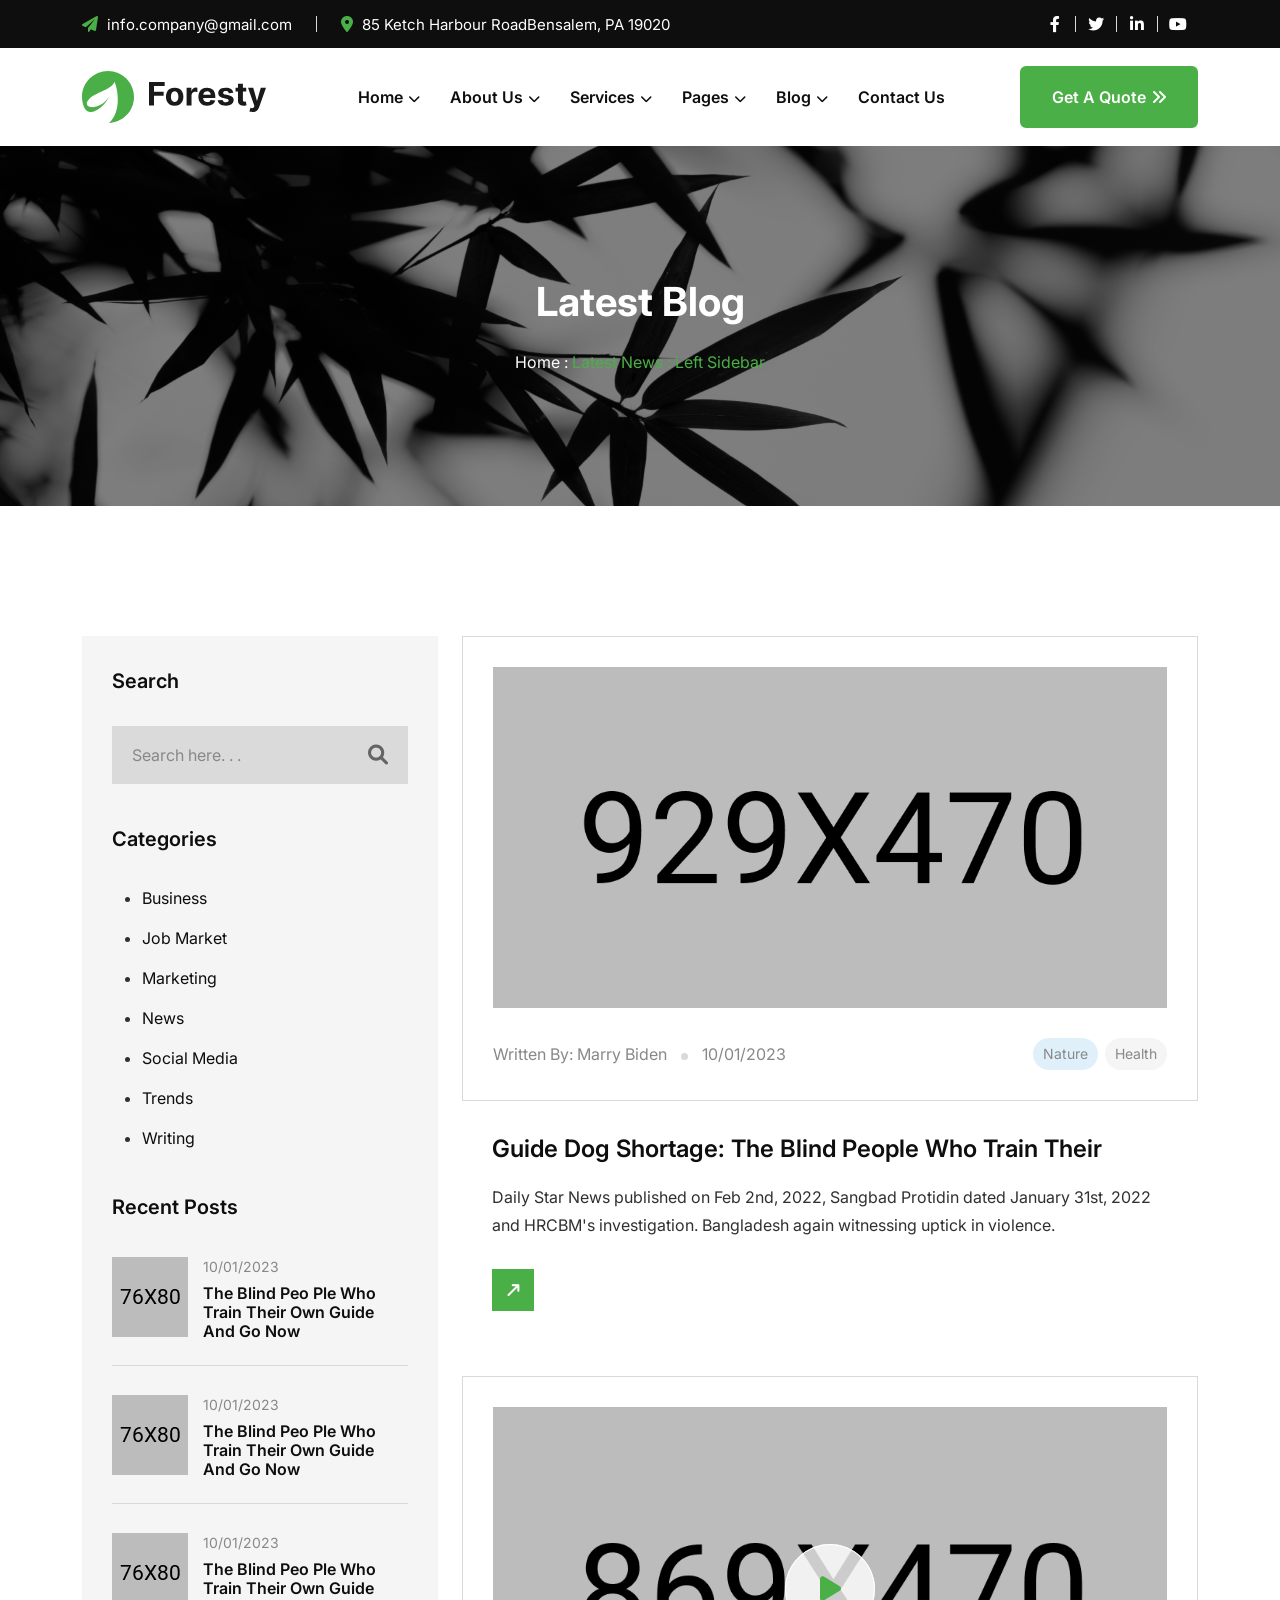
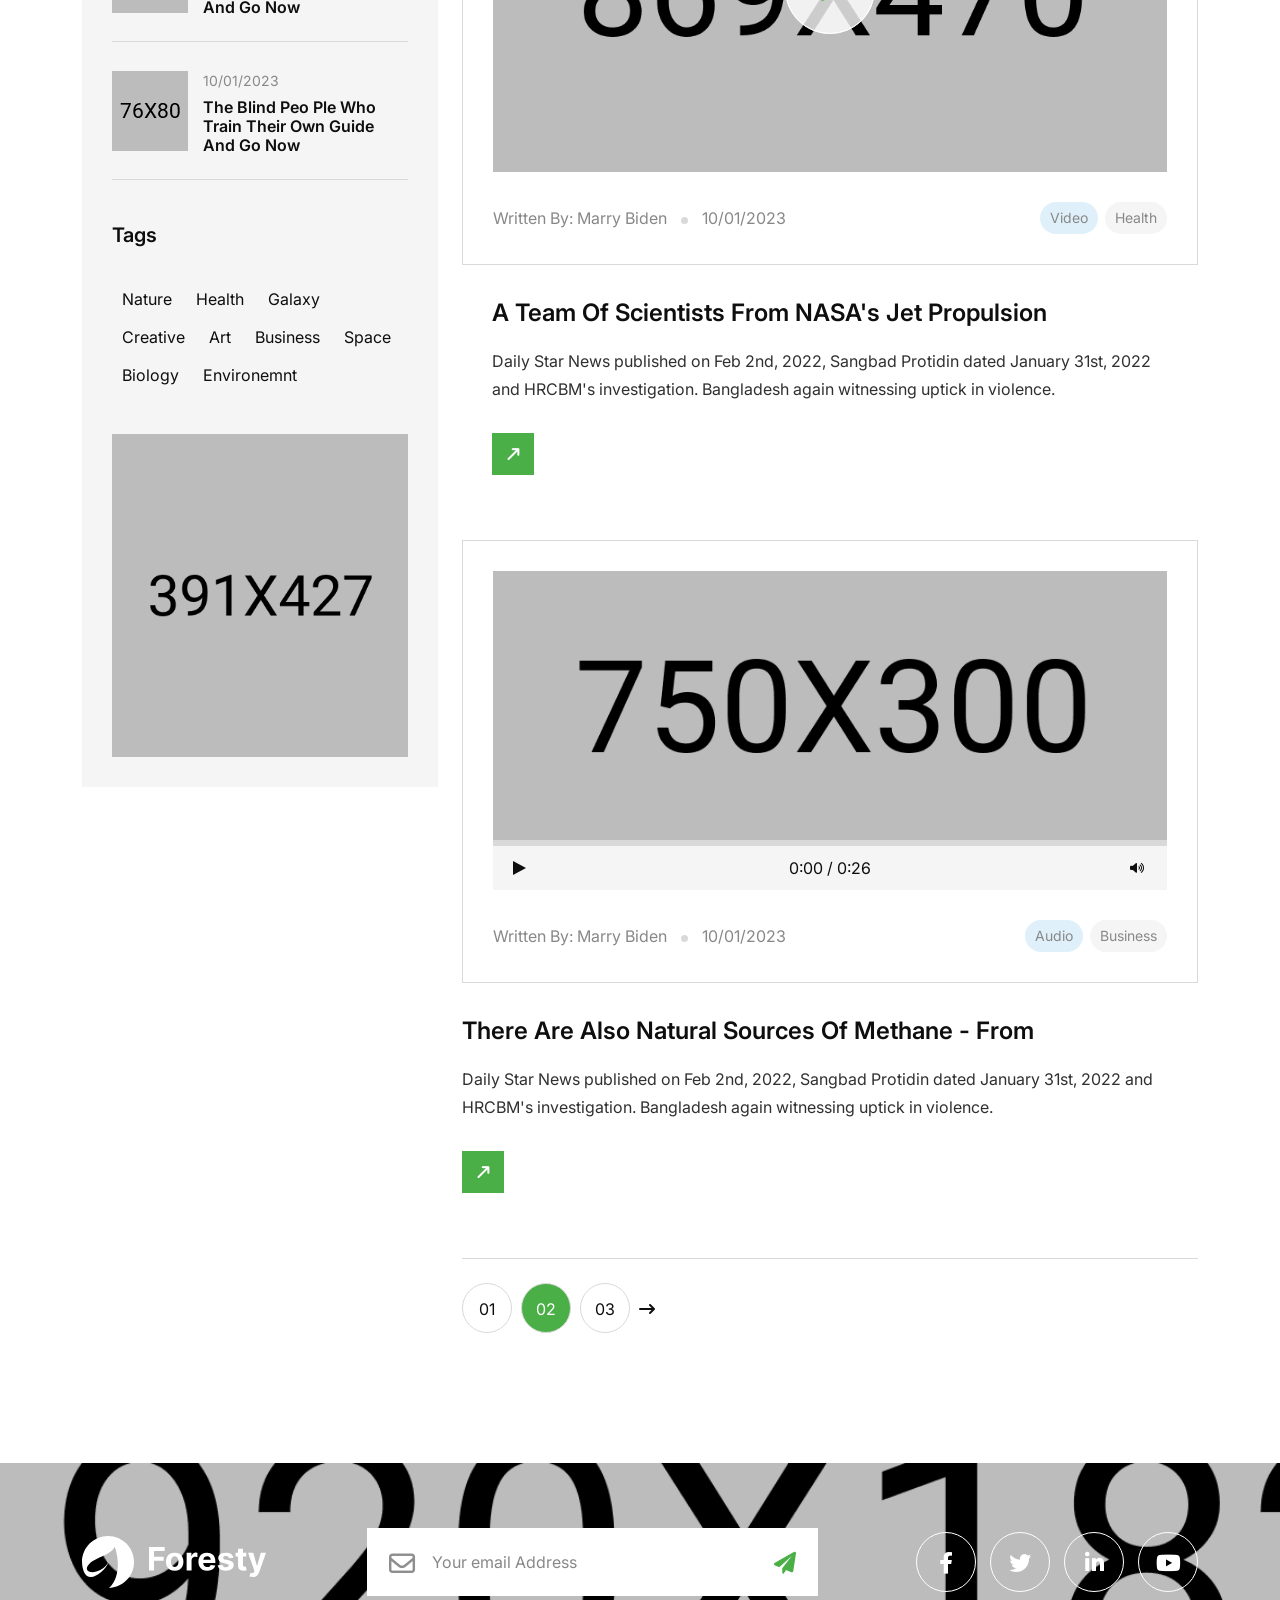
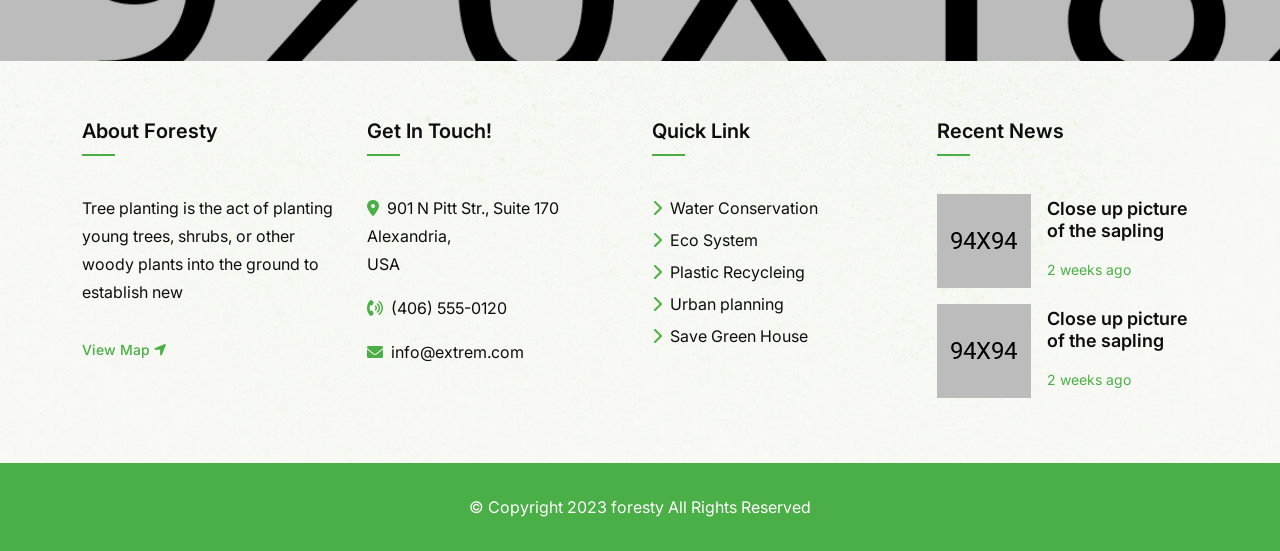
<file: blog-left.html>
<!DOCTYPE html>
<html lang="en">

<head>
    <meta charset="UTF-8">
    <meta http-equiv="X-UA-Compatible" content="IE=edge">
    <meta name="viewport" content="width=device-width, initial-scale=1.0">
    <title>Foresty - Ecology and Environment Template</title>
    <!-- Favicon img -->
    <link rel="shortcut icon" href="assets/images/favicon.png">
    <!-- Bootstarp min css -->
    <link rel="stylesheet" href="assets/css/bootstrap.min.css">
    <!-- All min css -->
    <link rel="stylesheet" href="assets/css/all.min.css">
    <!-- Swiper bundle min css -->
    <link rel="stylesheet" href="assets/css/swiper-bundle.min.css">
    <!-- Magnigic popup css -->
    <link rel="stylesheet" href="assets/css/magnific-popup.css">
    <!-- Animate css -->
    <link rel="stylesheet" href="assets/css/animate.css">
    <!-- Nice select css -->
    <link rel="stylesheet" href="assets/css/nice-select.css">
    <!-- Style css -->
    <link rel="stylesheet" href="assets/css/style.css">
</head>

<body>

    <!-- Preloader area start -->
    <div id="loading">
        <div id="loading-center">
            <div id="loading-center-absolute">
                <div class="loading-icon text-center d-flex flex-column align-items-center justify-content-center">
                    <img class="loading-logo" src="assets/images/preloader.svg" alt="icon">
                </div>
            </div>
        </div>
    </div>
    <!-- Preloader area end -->

    <!-- Header area start here -->
    <header class="header">
        <div class="header-top d-none d-lg-block">
            <div class="container">
                <div class="header-top-wrp">
                    <ul class="info">
                        <li><i class="fa-solid fa-paper-plane"></i> <a href="#0">info.company@gmail.com</a></li>
                        <li class="bor-left ms-4 ps-4"><i class="fa-solid fa-location-dot"></i> <a href="#0">85 Ketch
                                Harbour RoadBensalem, PA 19020</a>
                        </li>
                    </ul>
                    <ul class="link-info">
                        <li class="bor-right"><a href="#0"><i class="fa-brands fa-facebook-f"></i></a></li>
                        <li class="bor-right"><a href="#0"><i class="fa-brands fa-twitter"></i></a></li>
                        <li class="bor-right"><a href="#0"><i class="fa-brands fa-linkedin-in"></i></a></li>
                        <li><a href="#0"><i class="fa-brands fa-youtube"></i></a></li>
                    </ul>
                </div>
            </div>
        </div>
        <div class="header-section">
            <div class="container">
                <div class="header-wrapper">
                    <div class="logo-menu">
                        <a href="index.html" class="logo">
                            <img src="assets/images/logo/logo.svg" alt="logo">
                        </a>
                    </div>
                    <div class="header-bar d-xl-none">
                        <span></span>
                        <span></span>
                        <span></span>
                    </div>
                    <ul class="main-menu">
                        <li>
                            <a href="#">Home <i class="fas fa-chevron-down"></i></a>
                            <ul class="sub-menu">
                                <li><a href="index.html">Environmental One</a></li>
                                <li><a href="index-2.html">Environmental Two</a></li>
                                <li><a href="index-3.html">Environmental Three</a></li>
                                <li><a href="index-4.html">Animal Protection Zoo</a></li>
                                <li><a href="index-5.html">Environmental NGO</a></li>
                            </ul>
                        </li>
                        <li>
                            <a href="#">About Us <i class="fas fa-chevron-down"></i></a>
                            <ul class="sub-menu">
                                <li><a href="about.html">About One</a></li>
                                <li><a href="about-2.html">About Two</a></li>
                            </ul>
                        </li>
                        <li>
                            <a href="#">Services <i class="fas fa-chevron-down"></i></a>
                            <ul class="sub-menu">
                                <li><a href="service.html">Service One</a></li>
                                <li><a href="service-2.html">Service Two</a></li>
                                <li><a href="service-single.html">Service Details</a></li>
                            </ul>
                        </li>
                        <li>
                            <a id="mega-menu-btn" href="#">Pages <i class="fas fa-chevron-down"></i></a>
                            <ul class="sub-menu">
                                <li class="d-block d-xl-none"><a href="project.html">Our Project 01</a></li>
                                <li class="d-block d-xl-none"><a href="project-2.html">Our Project 02</a></li>
                                <li class="d-block d-xl-none"><a href="project-single.html">Project Details</a></li>
                                <li class="d-block d-xl-none"><a href="donation.html">Donation 01</a></li>
                                <li class="d-block d-xl-none"><a href="donation-2.html">Donation 02</a></li>
                                <li class="d-block d-xl-none"><a href="donation-single.html">Donation Details</a></li>
                                <li class="d-block d-xl-none"><a href="event.html">Events 01</a></li>
                                <li class="d-block d-xl-none"><a href="event-2.html">Events 01</a></li>
                                <li class="d-block d-xl-none"><a href="event-single.html">Events Details</a></li>
                                <li class="d-block d-xl-none"><a href="shop.html">Shop</a></li>
                                <li class="d-block d-xl-none"><a href="shop-single.html">Shop Details</a></li>
                                <li class="d-block d-xl-none"><a href="cart.html">Cart</a></li>
                                <li class="d-block d-xl-none"><a href="checkout.html">Checkout</a></li>
                                <li class="d-block d-xl-none"><a href="team.html">Our Teams 01</a></li>
                                <li class="d-block d-xl-none"><a href="team-2.html">Our Teams 02</a></li>
                                <li class="d-block d-xl-none"><a href="team-single.html">Our Teams Details</a></li>
                                <li class="d-block d-xl-none"><a href="faq.html">FAQ</a></li>
                                <li class="d-block d-xl-none"><a href="login.html">Login / Register</a></li>
                                <li class="d-block d-xl-none"><a href="error.html">404 Error</a></li>
                            </ul>
                        </li>
                        <li>
                            <a href="#">Blog <i class="fas fa-chevron-down"></i></a>
                            <ul class="sub-menu">
                                <li class="sub_menu_wrp d-none d-xl-block"><a href="#">Blog Grid <i
                                            class="fas fa-chevron-right float-end"></i></a>
                                    <ul class="sub_sub_menu">
                                        <li><a href="blog-2.html">2 Columns</a></li>
                                        <li><a href="blog-3.html">3 Columns</a></li>
                                    </ul>
                                </li>
                                <li class="d-block d-xl-none"><a href="blog-2.html">Blog Grid One</a></li>
                                <li class="d-block d-xl-none"><a href="blog-3.html">Blog Grid Two</a></li>
                                <li class="sub_menu_wrp d-none d-xl-block"><a href="#">Blog Standard <i
                                            class="fas fa-chevron-right float-end"></i></a>
                                    <ul class="sub_sub_menu">
                                        <li><a href="blog-left.html">Left SideBar</a></li>
                                        <li><a href="blog.html">Right SideBar</a></li>
                                    </ul>
                                </li>
                                <li class="d-block d-xl-none"><a href="blog.html">Blog Standard One</a></li>
                                <li class="d-block d-xl-none"><a href="blog-left.html">Blog Standard Two</a></li>
                                <li class="sub_menu_wrp d-none d-xl-block"><a href="#">Blog Details <i
                                            class="fas fa-chevron-right float-end"></i></a>
                                    <ul class="sub_sub_menu">
                                        <li><a href="blog-single-left.html">Left SideBar</a></li>
                                        <li><a href="blog-single.html">Right SideBar</a></li>
                                    </ul>
                                </li>
                                <li class="d-block d-xl-none"><a href="blog-single.html">Blog Details</a></li>
                            </ul>
                        </li>
                        <li>
                            <a href="contact.html">Contact Us</a>
                        </li>
                        <li class="m-0 menu-btn">
                            <a href="contact.html"><span>Get a quote</span> <i class="fa-solid fa-angles-right"></i></a>
                        </li>
                    </ul>
                    <!-- Mega menu area start here -->
                    <div class="mega-menu-area d-none d-xl-block">
                        <div class="container">
                            <div class="mega-menu">
                                <div class="row g-4 justify-content-between">
                                    <div class="col-md-2">
                                        <div class="mega-menu__item">
                                            <h5 class="primary-color">Our Project</h5>
                                            <ul>
                                                <li><a href="project.html">Our Project 01</a></li>
                                                <li><a href="project-2.html">Our Project 02</a></li>
                                                <li><a href="project-single.html">Project Details</a></li>
                                            </ul>
                                        </div>
                                    </div>
                                    <div class="col-md-2">
                                        <div class="mega-menu__item">
                                            <h5 class="primary-color">Donation</h5>
                                            <ul>
                                                <li><a href="donation.html">Donation 01</a></li>
                                                <li><a href="donation-2.html">Donation 02</a></li>
                                                <li><a href="donation-single.html">Donation Details</a></li>
                                            </ul>
                                        </div>
                                    </div>
                                    <div class="col-md-2">
                                        <div class="mega-menu__item">
                                            <h5 class="primary-color">Our Events</h5>
                                            <ul>
                                                <li><a href="event.html">Events 01</a></li>
                                                <li><a href="event-2.html">Events 02</a></li>
                                                <li><a href="event-single.html">Events Details</a></li>
                                            </ul>
                                        </div>
                                    </div>
                                    <div class="col-md-2">
                                        <div class="mega-menu__item">
                                            <h5 class="primary-color">Our Shop</h5>
                                            <ul>
                                                <li><a href="shop.html">Shop Page</a></li>
                                                <li><a href="shop-single.html">Shop Details</a></li>
                                                <li><a href="cart.html">Cart</a></li>
                                                <li><a href="checkout.html">Checkout</a></li>
                                            </ul>
                                        </div>
                                    </div>
                                    <div class="col-md-2">
                                        <div class="mega-menu__item">
                                            <h5 class="primary-color">Team Members</h5>
                                            <ul>
                                                <li><a href="team.html">Our Teams 01</a></li>
                                                <li><a href="team-2.html">Our Teams 02</a></li>
                                                <li><a href="team-single.html">Team Details</a></li>
                                            </ul>
                                        </div>
                                    </div>
                                    <div class="col-md-2">
                                        <div class="mega-menu__item float-end">
                                            <h5 class="primary-color">More Pages</h5>
                                            <ul>
                                                <li><a href="faq.html">FAQ</a></li>
                                                <li><a href="login.html">Login / Register</a></li>
                                                <li><a href="error.html">404 Error</a></li>
                                            </ul>
                                        </div>
                                    </div>
                                </div>
                            </div>
                        </div>
                    </div>
                    <!-- Mega menu area end here -->
                </div>
            </div>
        </div>
    </header>
    <!-- Header area end here -->

    <main>
        <!-- Page banner area start here -->
        <section class="page-banner bg-image pt-130 pb-130">
            <div class="container">
                <h2 class="wow fadeInUp" data-wow-duration="1.2s" data-wow-delay=".2s">latest blog</h2>
                <div class="breadcrumb-list wow fadeInUp" data-wow-duration="1.4s" data-wow-delay=".4s">
                    <a href="index.html">Home :</a>
                    <span class="primary-color">latest news :</span>
                    <span class="primary-color">Left Sidebar</span>
                </div>
            </div>
        </section>
        <!-- Page banner area end here -->

        <!-- Blog single area start here -->
        <section class="blog-slingle blog-area pt-130 pb-130">
            <div class="container">
                <div class="row g-4">
                    <div class="col-lg-4">
                        <div class="right-item sub-bg">
                            <h4 class="mb-30">Search</h4>
                            <div class="search mb-40">
                                <input type="text" placeholder="Search here. . .">
                                <button><i class="fa-solid fa-search"></i></button>
                            </div>
                            <h4 class="mb-30">Categories</h4>
                            <ul class="right_list mb-40">
                                <li><a class="d-block pb-1 mb-2" href="#0">Business</a></li>
                                <li><a class="d-block pb-1 mb-2" href="#0">Job Market</a></li>
                                <li><a class="d-block pb-1 mb-2" href="#0">Marketing</a></li>
                                <li><a class="d-block pb-1 mb-2" href="#0">News</a></li>
                                <li><a class="d-block pb-1 mb-2" href="#0">Social Media</a></li>
                                <li><a class="d-block pb-1 mb-2" href="#0">Trends</a></li>
                                <li><a class="d-block" href="#0">Writing</a></li>
                            </ul>
                            <h4 class="mb-30">Recent Posts</h4>
                            <div class="recent-post p-0 bor-bottom pb-4 mb-4 sub-bg">
                                <div class="img"><img src="assets/images/blog/sm1.png" alt="image"></div>
                                <div class="con">
                                    <span>10/01/2023</span>
                                    <h5><a href="#0">The blind peo
                                            ple who train their own guide and go now</a></h5>
                                </div>
                            </div>
                            <div class="recent-post p-0 bor-bottom pb-4 mb-4 sub-bg">
                                <div class="img"><img src="assets/images/blog/sm2.png" alt="image"></div>
                                <div class="con">
                                    <span>10/01/2023</span>
                                    <h5><a href="#0">The blind peo
                                            ple who train their own guide and go now</a></h5>
                                </div>
                            </div>
                            <div class="recent-post p-0 bor-bottom pb-4 mb-4 sub-bg">
                                <div class="img"><img src="assets/images/blog/sm3.png" alt="image"></div>
                                <div class="con">
                                    <span>10/01/2023</span>
                                    <h5><a href="#0">The blind peo
                                            ple who train their own guide and go now</a></h5>
                                </div>
                            </div>
                            <div class="recent-post p-0 bor-bottom pb-4 sub-bg">
                                <div class="img"><img src="assets/images/blog/sm4.png" alt="image"></div>
                                <div class="con">
                                    <span>10/01/2023</span>
                                    <h5><a href="#0">The blind peo
                                            ple who train their own guide and go now</a></h5>
                                </div>
                            </div>
                            <h4 class="mb-30 mt-40">Tags</h4>
                            <div class="tags">
                                <a href="#0">nature</a>
                                <a href="#0">health</a>
                                <a href="#0">galaxy</a>
                                <a href="#0">creative</a>
                                <a href="#0">art</a>
                                <a href="#0">business</a>
                                <a href="#0">space</a>
                                <a href="#0">biology</a>
                                <a href="#0">environemnt</a>
                            </div>
                            <div class="image mt-40">
                                <img src="assets/images/blog/single4.jpg" alt="">
                            </div>
                        </div>
                    </div>
                    <div class="col-lg-8">
                        <div class="item bor">
                            <a href="blog-single.html" class="image d-block mb-30">
                                <img src="assets/images/blog/single1.jpg" alt="image">
                            </a>
                            <div class="d-flex align-items-center justify-content-between">
                                <div class="info">
                                    <span>Written By: <a href="#0">Marry Biden</a></span>
                                    <span class="info_dot"></span>
                                    <span>10/01/2023</span>
                                </div>
                                <div class="image-tag">
                                    <a href="#0">Nature</a>
                                    <a href="#0">Health</a>
                                </div>
                            </div>
                        </div>
                        <div class="item mb-65 py-0">
                            <h3 class="text-capitalize mt-30 mb-3"><a href="blog-single.html">Guide dog shortage: The
                                    blind people who
                                    train their</a>
                            </h3>
                            <p>Daily Star News published on Feb 2nd, 2022, Sangbad Protidin dated January 31st, 2022 and
                                HRCBM's investigation.
                                Bangladesh again witnessing uptick in violence.</p>
                            <a class="go_blog mt-30" href="blog-single.html"><i
                                    class="fa-solid fa-arrow-right-long"></i></a>
                        </div>
                        <div class="item bor">
                            <div class="image video_item d-block mb-30">
                                <img src="assets/images/blog/single1v.jpg" alt="image">
                                <div class="video__btn-wrp">
                                    <div class="video-btn video-pulse">
                                        <a class="video-popup secondary-bg"
                                            href="https://www.youtube.com/watch?v=Cn4G2lZ_g2I"><i
                                                class="fa-solid fa-play"></i></a>
                                    </div>
                                </div>
                            </div>
                            <div class="d-flex align-items-center justify-content-between">
                                <div class="info">
                                    <span>Written By: <a href="#0">Marry Biden</a></span>
                                    <span class="info_dot"></span>
                                    <span>10/01/2023</span>
                                </div>
                                <div class="image-tag">
                                    <a href="#0">Video</a>
                                    <a href="#0">Health</a>
                                </div>
                            </div>
                        </div>
                        <div class="item mb-65 py-0">
                            <h3 class="text-capitalize mt-30 mb-3"><a href="blog-single.html">A team of scientists from
                                    NASA's Jet Propulsion</a>
                            </h3>
                            <p>Daily Star News published on Feb 2nd, 2022, Sangbad Protidin dated January 31st, 2022 and
                                HRCBM's investigation.
                                Bangladesh again witnessing uptick in violence.</p>
                            <a class="go_blog mt-30" href="blog-single.html"><i
                                    class="fa-solid fa-arrow-right-long"></i></a>
                        </div>
                        <div class="item bor">
                            <a href="blog-single.html" class="image d-block">
                                <img src="assets/images/blog/single1a.jpg" alt="image">
                            </a>
                            <div class="audio-sonunds mb-30">
                                <div class="audio-player">
                                    <div class="timeline">
                                        <div class="progress"></div>
                                    </div>
                                    <div class="controls">
                                        <div class="play-container">
                                            <div class="toggle-play play">
                                            </div>
                                        </div>
                                        <div class="time">
                                            <div class="current">0:00</div>
                                            <div class="divider">/</div>
                                            <div class="length"></div>
                                        </div>
                                        <div class="volume-container">
                                            <div class="volume-button">
                                                <i class="volume icono-volumeMedium fa-solid fa-volume-high"></i>
                                            </div>

                                            <div class="volume-slider">
                                                <div class="volume-percentage"></div>
                                            </div>
                                        </div>
                                    </div>
                                </div>
                            </div>
                            <div class="d-flex align-items-center justify-content-between">
                                <div class="info">
                                    <span>Written By: <a href="#0">Marry Biden</a></span>
                                    <span class="info_dot"></span>
                                    <span>10/01/2023</span>
                                </div>
                                <div class="image-tag">
                                    <a href="#0">Audio</a>
                                    <a href="#0">Business</a>
                                </div>
                            </div>
                        </div>
                        <div class="item p-0">
                            <h3 class="text-capitalize mt-30 mb-3"><a href="blog-single.html">There are also natural
                                    sources of methane - from</a>
                            </h3>
                            <p>Daily Star News published on Feb 2nd, 2022, Sangbad Protidin dated January 31st, 2022 and
                                HRCBM's investigation.
                                Bangladesh again witnessing uptick in violence.</p>
                            <a class="go_blog mt-30" href="blog-single.html"><i
                                    class="fa-solid fa-arrow-right-long"></i></a>
                        </div>
                        <div class="pt-4 bor-top mt-65">
                            <a class="blog-pegi" href="#0">01</a>
                            <a class="blog-pegi active" href="#0">02</a>
                            <a class="blog-pegi" href="#0">03</a>
                            <a href="#0"><i class="fa-solid fa-arrow-right-long"></i></a>
                        </div>
                    </div>
                </div>
            </div>
        </section>
        <!-- Blog single area end here -->

        <!-- Our info area start here -->
        <div class="our-info" data-background="assets/images/bg/our-info.jpg">
            <div class="container">
                <div class="row align-items-center">
                    <div class="col-lg-3 wow fadeInUp" data-wow-duration="1.4s" data-wow-delay=".4s">
                        <a href="index.html" class="our-info__logo mb-4 mb-lg-0">
                            <img src="assets/images/logo/logo-light.svg" alt="logo">
                        </a>
                    </div>
                    <div class="col-lg-5 wow fadeInDown" data-wow-duration="1.6s" data-wow-delay=".6s">
                        <div class="our-info__input">
                            <input type="text" placeholder="Your email Address">
                            <i class="fa-regular fa-envelope our-info__input-envelope"></i>
                            <i class="fa-solid fa-paper-plane our-info__input-plane"></i>
                        </div>
                    </div>
                    <div class="col-lg-4">
                        <div class="our-info__social-icon float-lg-end float-none mt-4 mt-lg-0">
                            <a class="wow fadeInUp" data-wow-duration="1.2s" data-wow-delay=".2s" href="#0"><i
                                    class="fa-brands fa-facebook-f"></i></a>
                            <a class="wow fadeInUp" data-wow-duration="1.3s" data-wow-delay=".3s" href="#0"><i
                                    class="fa-brands fa-twitter"></i></a>
                            <a class="wow fadeInUp" data-wow-duration="1.4s" data-wow-delay=".4s" href="#0"><i
                                    class="fa-brands fa-linkedin-in"></i></a>
                            <a class="wow fadeInUp" data-wow-duration="1.5s" data-wow-delay=".5s" href="#0"><i
                                    class="fa-brands fa-youtube"></i></a>
                        </div>
                    </div>
                </div>
            </div>
        </div>
        <!-- Our info area end here -->
    </main>

    <!-- Footer area start here -->
    <footer class="footer bg-image" data-background="assets/images/bg/footer-bg.jpg">
        <div class="container">
            <div class="pt-65 pb-65">
                <div class="row g-4">
                    <div class="col-xl-3 col-md-6 wow fadeInUp" data-wow-duration="1.2s" data-wow-delay=".2s">
                        <div class="footer__item">
                            <div class="footer__item-title">
                                <h4>about foresty</h4>
                                <span class="footer__item-title-line"></span><span
                                    class="footer__item-title-line2"></span>
                            </div>
                            <p>Tree planting is the act of planting young trees, shrubs, or other woody plants into the
                                ground to establish new</p>
                            <a href="https://www.google.com/maps/embed?pb=!1m18!1m12!1m3!1d29581.552527417!2d-77.04440883230183!3d38.80089850193032!2m3!1f0!2f0!3f0!3m2!1i1024!2i768!4f13.1!3m3!1m2!1s0x89b7b0f02c6539a9%3A0xacc6091466dd9068!2s901%20N%20Pitt%20St%20Suite%20170%2C%20Alexandria%2C%20VA%2022314%2C%20USA!5e0!3m2!1sen!2sbd!4v1694324425557!5m2!1sen!2sbd"
                                class="footer__item-map-popup map-popup">View Map <i
                                    class="fa-solid fa-location-arrow"></i></a>
                        </div>
                    </div>
                    <div class="col-xl-3 col-md-6 wow fadeInUp" data-wow-duration="1.4s" data-wow-delay=".4s">
                        <div class="footer__item">
                            <div class="footer__item-title">
                                <h4>Get in touch!</h4>
                                <span class="footer__item-title-line"></span><span
                                    class="footer__item-title-line2"></span>
                            </div>
                            <ul>
                                <li class="pb-3"><a href="#0"><i
                                            class="fa-solid fa-location-dot pe-1 primary-color"></i>
                                        901 N Pitt Str., Suite 170
                                        Alexandria, <br> USA
                                    </a>
                                </li>
                                <li class="pb-3"><a href="tel:+4065550120"><i
                                            class="fa-solid fa-phone-volume pe-1 primary-color"></i>
                                        (406) 555-0120
                                    </a></li>
                                <li><a href="#0"><i class="fa-solid fa-envelope pe-1 primary-color"></i>
                                        info@extrem.com</a>
                                </li>
                            </ul>
                        </div>
                    </div>
                    <div class="col-xl-3 col-md-6 wow fadeInUp" data-wow-duration="1.6s" data-wow-delay=".6s">
                        <div class="footer__item">
                            <div class="footer__item-title">
                                <h4>Quick Link</h4>
                                <span class="footer__item-title-line"></span><span
                                    class="footer__item-title-line2"></span>
                            </div>
                            <ul>
                                <li class="pb-1"><a href="service-single.html"><i
                                            class="fa-solid fa-chevron-right pe-1 primary-color"></i> Water Conservation
                                    </a>
                                </li>
                                <li class="pb-1"><a href="service-single.html"><i
                                            class="fa-solid fa-chevron-right pe-1 primary-color"></i> Eco System
                                    </a>
                                </li>
                                <li class="pb-1"><a href="service-single.html"><i
                                            class="fa-solid fa-chevron-right pe-1 primary-color"></i> Plastic Recycleing
                                    </a>
                                </li>
                                <li class="pb-1"><a href="service-single.html"><i
                                            class="fa-solid fa-chevron-right pe-1 primary-color"></i> Urban planning
                                    </a>
                                </li>
                                <li><a href="service-single.html"><i
                                            class="fa-solid fa-chevron-right pe-1 primary-color"></i> Save Green
                                        House
                                    </a>
                                </li>
                            </ul>
                        </div>
                    </div>
                    <div class="col-xl-3 col-md-6 wow fadeInUp" data-wow-duration="1.8s" data-wow-delay=".8s">
                        <div class="footer__item">
                            <div class="footer__item-title">
                                <h4>recent news</h4>
                                <span class="footer__item-title-line"></span><span
                                    class="footer__item-title-line2"></span>
                            </div>
                            <ul class="footer__item-blog">
                                <li class="pb-3">
                                    <img src="assets/images/footer/01.png" alt="image">
                                    <div class="ms-3">
                                        <h4><a href="blog-single.html">Close up picture of the sapling</a></h4>
                                        <span>2 weeks ago</span>
                                    </div>
                                </li>
                                <li>
                                    <img src="assets/images/footer/02.png" alt="image">
                                    <div class="ms-3">
                                        <h4><a href="blog-single.html">Close up picture of the sapling</a></h4>
                                        <span>2 weeks ago</span>
                                    </div>
                                </li>
                            </ul>
                        </div>
                    </div>
                </div>
            </div>
        </div>
        <div class="footer__copyright">
            <p>&copy; Copyright 2023 <a href="#0">foresty</a> All Rights Reserved</p>
        </div>
    </footer>
    <!-- Footer area end here -->

    <!-- Back to top area start here -->
    <div class="scroll-up">
        <svg class="scroll-circle svg-content" width="100%" height="100%" viewBox="-1 -1 102 102">
            <path d="M50,1 a49,49 0 0,1 0,98 a49,49 0 0,1 0,-98" />
        </svg>
    </div>
    <!-- Back to top area end here -->

    <!-- Jquery 3. 7. 1 Min Js -->
    <script src="assets/js/jquery-3.7.1.min.js"></script>
    <!-- Bootstrap min Js -->
    <script src="assets/js/bootstrap.min.js"></script>
    <!-- Swiper bundle min Js -->
    <script src="assets/js/swiper-bundle.min.js"></script>
    <!-- Counterup min Js -->
    <script src="assets/js/jquery.counterup.min.js"></script>
    <!-- Wow min Js -->
    <script src="assets/js/wow.min.js"></script>
    <!-- Magnific popup min Js -->
    <script src="assets/js/magnific-popup.min.js"></script>
    <!-- Nice select min Js -->
    <script src="assets/js/nice-select.min.js"></script>
    <!-- Isotope pkgd min Js -->
    <script src="assets/js/isotope.pkgd.min.js"></script>
    <!-- Waypoints Js -->
    <script src="assets/js/jquery.waypoints.js"></script>
    <!-- Audio Js -->
    <script src="assets/js/audio.js"></script>
    <!-- Script Js -->
    <script src="assets/js/script.js"></script>
</body>

</html>
</file>
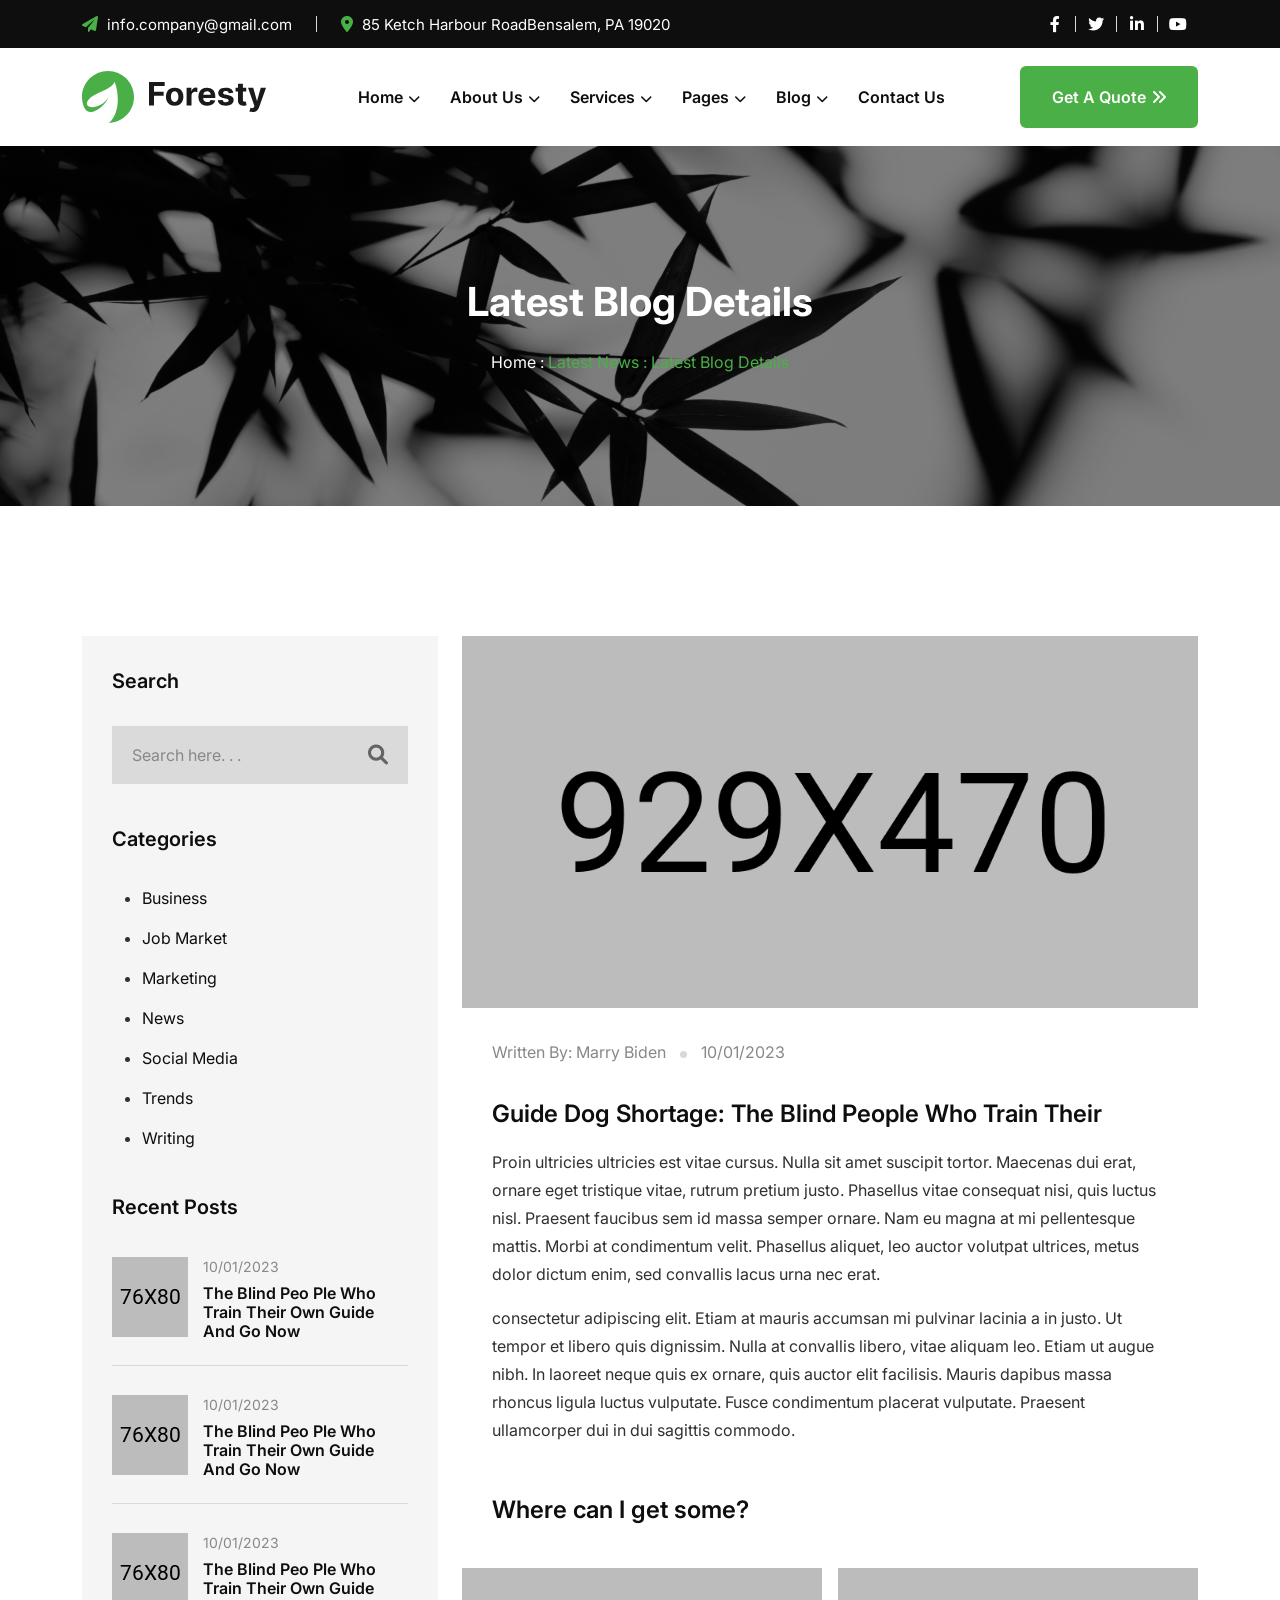
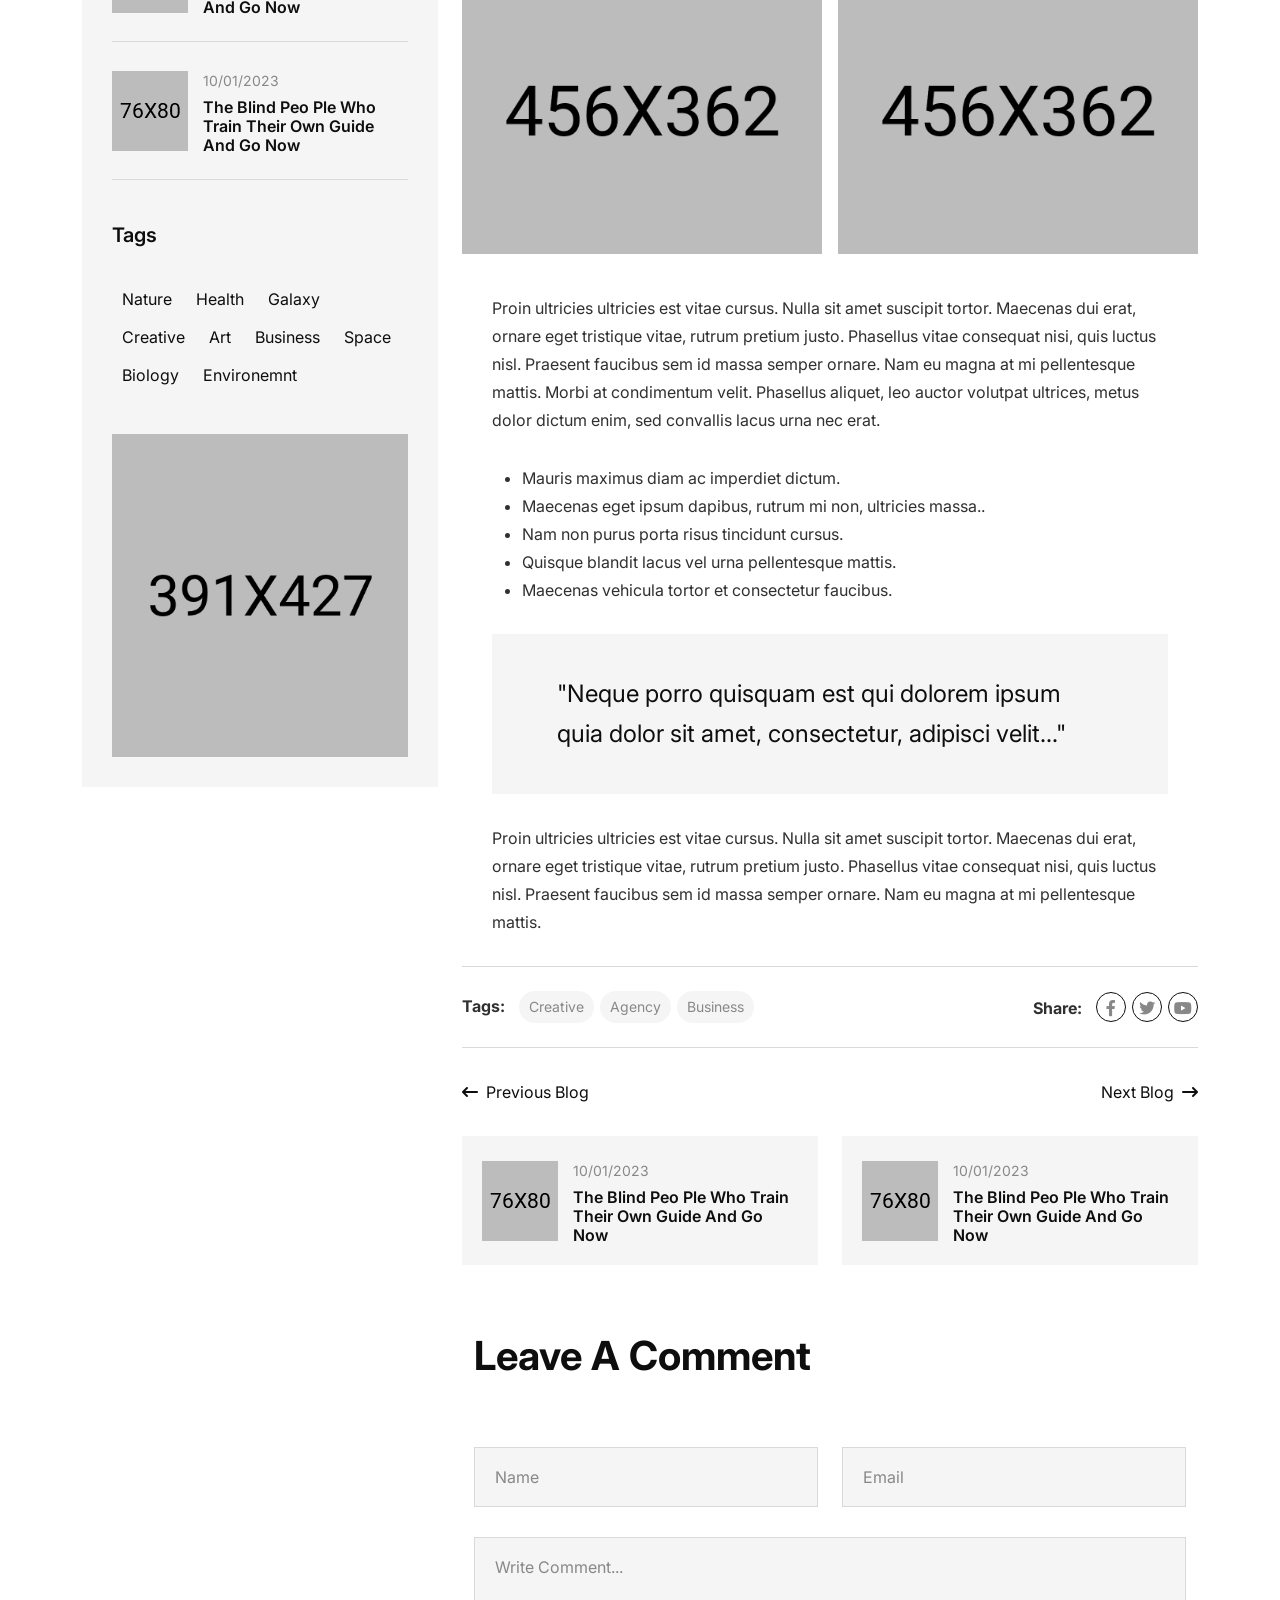
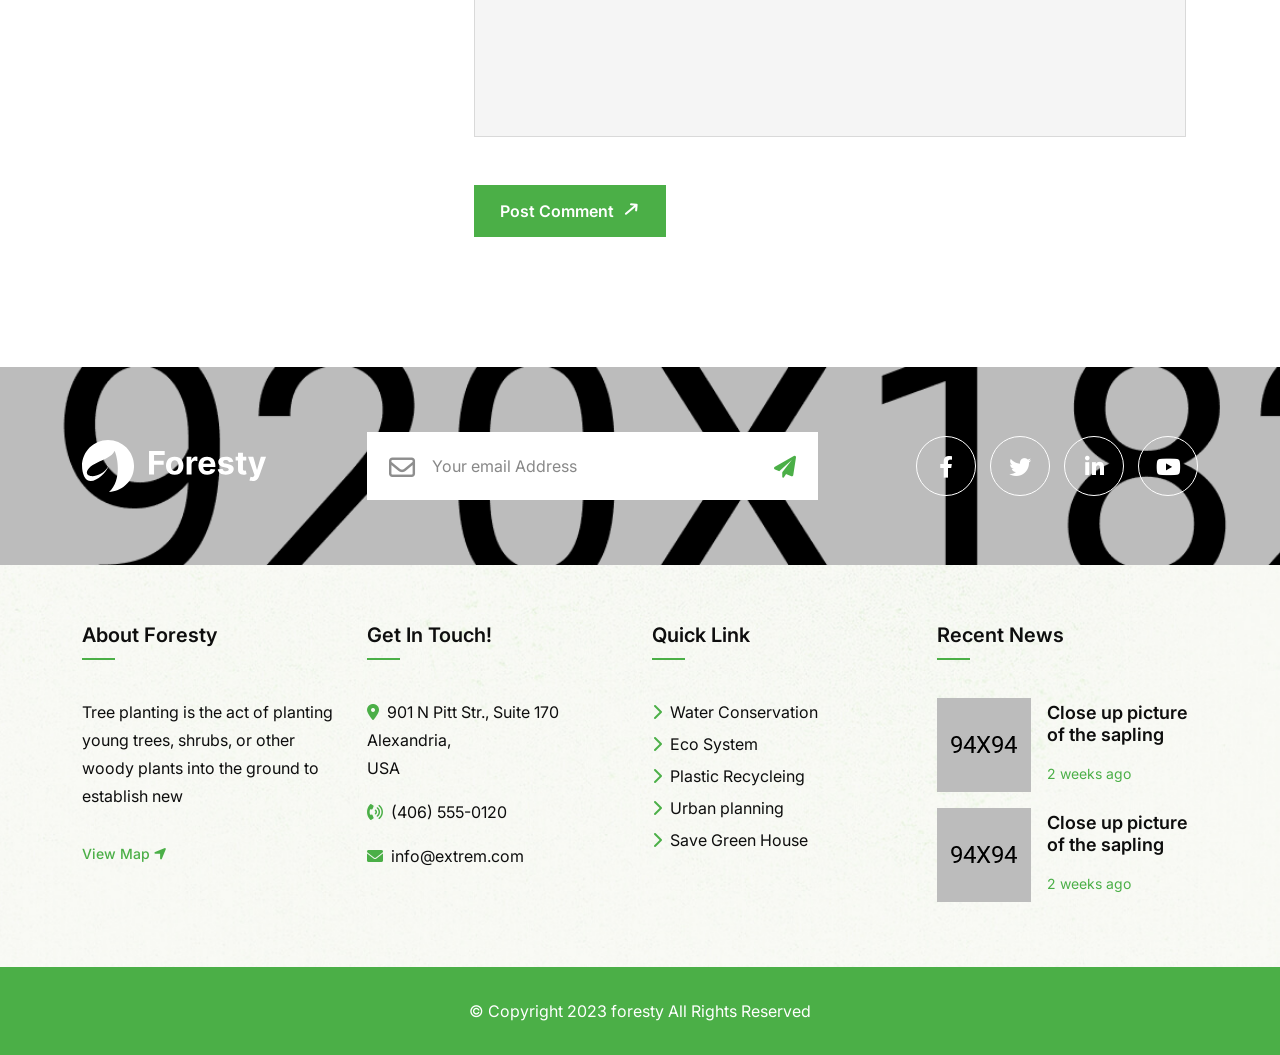
<file: blog-single-left.html>
<!DOCTYPE html>
<html lang="en">

<head>
    <meta charset="UTF-8">
    <meta http-equiv="X-UA-Compatible" content="IE=edge">
    <meta name="viewport" content="width=device-width, initial-scale=1.0">
    <title>Foresty - Ecology and Environment Template</title>
    <!-- Favicon img -->
    <link rel="shortcut icon" href="assets/images/favicon.png">
    <!-- Bootstarp min css -->
    <link rel="stylesheet" href="assets/css/bootstrap.min.css">
    <!-- All min css -->
    <link rel="stylesheet" href="assets/css/all.min.css">
    <!-- Swiper bundle min css -->
    <link rel="stylesheet" href="assets/css/swiper-bundle.min.css">
    <!-- Magnigic popup css -->
    <link rel="stylesheet" href="assets/css/magnific-popup.css">
    <!-- Animate css -->
    <link rel="stylesheet" href="assets/css/animate.css">
    <!-- Nice select css -->
    <link rel="stylesheet" href="assets/css/nice-select.css">
    <!-- Style css -->
    <link rel="stylesheet" href="assets/css/style.css">
</head>

<body>

    <!-- Preloader area start -->
    <div id="loading">
        <div id="loading-center">
            <div id="loading-center-absolute">
                <div class="loading-icon text-center d-flex flex-column align-items-center justify-content-center">
                    <img class="loading-logo" src="assets/images/preloader.svg" alt="icon">
                </div>
            </div>
        </div>
    </div>
    <!-- Preloader area end -->

    <!-- Header area start here -->
    <header class="header">
        <div class="header-top d-none d-lg-block">
            <div class="container">
                <div class="header-top-wrp">
                    <ul class="info">
                        <li><i class="fa-solid fa-paper-plane"></i> <a href="#0">info.company@gmail.com</a></li>
                        <li class="bor-left ms-4 ps-4"><i class="fa-solid fa-location-dot"></i> <a href="#0">85 Ketch
                                Harbour RoadBensalem, PA 19020</a>
                        </li>
                    </ul>
                    <ul class="link-info">
                        <li class="bor-right"><a href="#0"><i class="fa-brands fa-facebook-f"></i></a></li>
                        <li class="bor-right"><a href="#0"><i class="fa-brands fa-twitter"></i></a></li>
                        <li class="bor-right"><a href="#0"><i class="fa-brands fa-linkedin-in"></i></a></li>
                        <li><a href="#0"><i class="fa-brands fa-youtube"></i></a></li>
                    </ul>
                </div>
            </div>
        </div>
        <div class="header-section">
            <div class="container">
                <div class="header-wrapper">
                    <div class="logo-menu">
                        <a href="index.html" class="logo">
                            <img src="assets/images/logo/logo.svg" alt="logo">
                        </a>
                    </div>
                    <div class="header-bar d-xl-none">
                        <span></span>
                        <span></span>
                        <span></span>
                    </div>
                    <ul class="main-menu">
                        <li>
                            <a href="#">Home <i class="fas fa-chevron-down"></i></a>
                            <ul class="sub-menu">
                                <li><a href="index.html">Environmental One</a></li>
                                <li><a href="index-2.html">Environmental Two</a></li>
                                <li><a href="index-3.html">Environmental Three</a></li>
                                <li><a href="index-4.html">Animal Protection Zoo</a></li>
                                <li><a href="index-5.html">Environmental NGO</a></li>
                            </ul>
                        </li>
                        <li>
                            <a href="#">About Us <i class="fas fa-chevron-down"></i></a>
                            <ul class="sub-menu">
                                <li><a href="about.html">About One</a></li>
                                <li><a href="about-2.html">About Two</a></li>
                            </ul>
                        </li>
                        <li>
                            <a href="#">Services <i class="fas fa-chevron-down"></i></a>
                            <ul class="sub-menu">
                                <li><a href="service.html">Service One</a></li>
                                <li><a href="service-2.html">Service Two</a></li>
                                <li><a href="service-single.html">Service Details</a></li>
                            </ul>
                        </li>
                        <li>
                            <a id="mega-menu-btn" href="#">Pages <i class="fas fa-chevron-down"></i></a>
                            <ul class="sub-menu">
                                <li class="d-block d-xl-none"><a href="project.html">Our Project 01</a></li>
                                <li class="d-block d-xl-none"><a href="project-2.html">Our Project 02</a></li>
                                <li class="d-block d-xl-none"><a href="project-single.html">Project Details</a></li>
                                <li class="d-block d-xl-none"><a href="donation.html">Donation 01</a></li>
                                <li class="d-block d-xl-none"><a href="donation-2.html">Donation 02</a></li>
                                <li class="d-block d-xl-none"><a href="donation-single.html">Donation Details</a></li>
                                <li class="d-block d-xl-none"><a href="event.html">Events 01</a></li>
                                <li class="d-block d-xl-none"><a href="event-2.html">Events 01</a></li>
                                <li class="d-block d-xl-none"><a href="event-single.html">Events Details</a></li>
                                <li class="d-block d-xl-none"><a href="shop.html">Shop</a></li>
                                <li class="d-block d-xl-none"><a href="shop-single.html">Shop Details</a></li>
                                <li class="d-block d-xl-none"><a href="cart.html">Cart</a></li>
                                <li class="d-block d-xl-none"><a href="checkout.html">Checkout</a></li>
                                <li class="d-block d-xl-none"><a href="team.html">Our Teams 01</a></li>
                                <li class="d-block d-xl-none"><a href="team-2.html">Our Teams 02</a></li>
                                <li class="d-block d-xl-none"><a href="team-single.html">Our Teams Details</a></li>
                                <li class="d-block d-xl-none"><a href="faq.html">FAQ</a></li>
                                <li class="d-block d-xl-none"><a href="login.html">Login / Register</a></li>
                                <li class="d-block d-xl-none"><a href="error.html">404 Error</a></li>
                            </ul>
                        </li>
                        <li>
                            <a href="#">Blog <i class="fas fa-chevron-down"></i></a>
                            <ul class="sub-menu">
                                <li class="sub_menu_wrp d-none d-xl-block"><a href="#">Blog Grid <i
                                            class="fas fa-chevron-right float-end"></i></a>
                                    <ul class="sub_sub_menu">
                                        <li><a href="blog-2.html">2 Columns</a></li>
                                        <li><a href="blog-3.html">3 Columns</a></li>
                                    </ul>
                                </li>
                                <li class="d-block d-xl-none"><a href="blog-2.html">Blog Grid One</a></li>
                                <li class="d-block d-xl-none"><a href="blog-3.html">Blog Grid Two</a></li>
                                <li class="sub_menu_wrp d-none d-xl-block"><a href="#">Blog Standard <i
                                            class="fas fa-chevron-right float-end"></i></a>
                                    <ul class="sub_sub_menu">
                                        <li><a href="blog-left.html">Left SideBar</a></li>
                                        <li><a href="blog.html">Right SideBar</a></li>
                                    </ul>
                                </li>
                                <li class="d-block d-xl-none"><a href="blog.html">Blog Standard One</a></li>
                                <li class="d-block d-xl-none"><a href="blog-left.html">Blog Standard Two</a></li>
                                <li class="sub_menu_wrp d-none d-xl-block"><a href="#">Blog Details <i
                                            class="fas fa-chevron-right float-end"></i></a>
                                    <ul class="sub_sub_menu">
                                        <li><a href="blog-single-left.html">Left SideBar</a></li>
                                        <li><a href="blog-single.html">Right SideBar</a></li>
                                    </ul>
                                </li>
                                <li class="d-block d-xl-none"><a href="blog-single.html">Blog Details</a></li>
                            </ul>
                        </li>
                        <li>
                            <a href="contact.html">Contact Us</a>
                        </li>
                        <li class="m-0 menu-btn">
                            <a href="contact.html"><span>Get a quote</span> <i class="fa-solid fa-angles-right"></i></a>
                        </li>
                    </ul>
                    <!-- Mega menu area start here -->
                    <div class="mega-menu-area d-none d-xl-block">
                        <div class="container">
                            <div class="mega-menu">
                                <div class="row g-4 justify-content-between">
                                    <div class="col-md-2">
                                        <div class="mega-menu__item">
                                            <h5 class="primary-color">Our Project</h5>
                                            <ul>
                                                <li><a href="project.html">Our Project 01</a></li>
                                                <li><a href="project-2.html">Our Project 02</a></li>
                                                <li><a href="project-single.html">Project Details</a></li>
                                            </ul>
                                        </div>
                                    </div>
                                    <div class="col-md-2">
                                        <div class="mega-menu__item">
                                            <h5 class="primary-color">Donation</h5>
                                            <ul>
                                                <li><a href="donation.html">Donation 01</a></li>
                                                <li><a href="donation-2.html">Donation 02</a></li>
                                                <li><a href="donation-single.html">Donation Details</a></li>
                                            </ul>
                                        </div>
                                    </div>
                                    <div class="col-md-2">
                                        <div class="mega-menu__item">
                                            <h5 class="primary-color">Our Events</h5>
                                            <ul>
                                                <li><a href="event.html">Events 01</a></li>
                                                <li><a href="event-2.html">Events 02</a></li>
                                                <li><a href="event-single.html">Events Details</a></li>
                                            </ul>
                                        </div>
                                    </div>
                                    <div class="col-md-2">
                                        <div class="mega-menu__item">
                                            <h5 class="primary-color">Our Shop</h5>
                                            <ul>
                                                <li><a href="shop.html">Shop Page</a></li>
                                                <li><a href="shop-single.html">Shop Details</a></li>
                                                <li><a href="cart.html">Cart</a></li>
                                                <li><a href="checkout.html">Checkout</a></li>
                                            </ul>
                                        </div>
                                    </div>
                                    <div class="col-md-2">
                                        <div class="mega-menu__item">
                                            <h5 class="primary-color">Team Members</h5>
                                            <ul>
                                                <li><a href="team.html">Our Teams 01</a></li>
                                                <li><a href="team-2.html">Our Teams 02</a></li>
                                                <li><a href="team-single.html">Team Details</a></li>
                                            </ul>
                                        </div>
                                    </div>
                                    <div class="col-md-2">
                                        <div class="mega-menu__item float-end">
                                            <h5 class="primary-color">More Pages</h5>
                                            <ul>
                                                <li><a href="faq.html">FAQ</a></li>
                                                <li><a href="login.html">Login / Register</a></li>
                                                <li><a href="error.html">404 Error</a></li>
                                            </ul>
                                        </div>
                                    </div>
                                </div>
                            </div>
                        </div>
                    </div>
                    <!-- Mega menu area end here -->
                </div>
            </div>
        </div>
    </header>
    <!-- Header area end here -->
    <main>
        <!-- Page banner area start here -->
        <section class="page-banner bg-image pt-130 pb-130">
            <div class="container">
                <h2 class="wow fadeInUp" data-wow-duration="1.2s" data-wow-delay=".2s">latest blog details
                </h2>
                <div class="breadcrumb-list wow fadeInUp" data-wow-duration="1.4s" data-wow-delay=".4s">
                    <a href="index.html">Home :</a>
                    <a class="primary-color" href="blog.html">latest news :</a>
                    <span class="primary-color">latest blog details</span>
                </div>
            </div>
        </section>
        <!-- Page banner area end here -->

        <!-- Blog single area start here -->
        <section class="blog-slingle pt-130 pb-130">
            <div class="container">
                <div class="row g-4">
                    <div class="col-lg-4">
                        <div class="right-item sub-bg">
                            <h4 class="mb-30">Search</h4>
                            <div class="search mb-40">
                                <input type="text" placeholder="Search here. . .">
                                <button><i class="fa-solid fa-search"></i></button>
                            </div>
                            <h4 class="mb-30">Categories</h4>
                            <ul class="right_list mb-40">
                                <li><a class="d-block pb-1 mb-2" href="#0">Business</a></li>
                                <li><a class="d-block pb-1 mb-2" href="#0">Job Market</a></li>
                                <li><a class="d-block pb-1 mb-2" href="#0">Marketing</a></li>
                                <li><a class="d-block pb-1 mb-2" href="#0">News</a></li>
                                <li><a class="d-block pb-1 mb-2" href="#0">Social Media</a></li>
                                <li><a class="d-block pb-1 mb-2" href="#0">Trends</a></li>
                                <li><a class="d-block" href="#0">Writing</a></li>
                            </ul>
                            <h4 class="mb-30">Recent Posts</h4>
                            <div class="recent-post p-0 bor-bottom pb-4 mb-4 sub-bg">
                                <div class="img"><img src="assets/images/blog/sm1.png" alt="image"></div>
                                <div class="con">
                                    <span>10/01/2023</span>
                                    <h5><a href="#0">The blind peo
                                            ple who train their own guide and go now</a></h5>
                                </div>
                            </div>
                            <div class="recent-post p-0 bor-bottom pb-4 mb-4 sub-bg">
                                <div class="img"><img src="assets/images/blog/sm2.png" alt="image"></div>
                                <div class="con">
                                    <span>10/01/2023</span>
                                    <h5><a href="#0">The blind peo
                                            ple who train their own guide and go now</a></h5>
                                </div>
                            </div>
                            <div class="recent-post p-0 bor-bottom pb-4 mb-4 sub-bg">
                                <div class="img"><img src="assets/images/blog/sm3.png" alt="image"></div>
                                <div class="con">
                                    <span>10/01/2023</span>
                                    <h5><a href="#0">The blind peo
                                            ple who train their own guide and go now</a></h5>
                                </div>
                            </div>
                            <div class="recent-post p-0 bor-bottom pb-4 sub-bg">
                                <div class="img"><img src="assets/images/blog/sm4.png" alt="image"></div>
                                <div class="con">
                                    <span>10/01/2023</span>
                                    <h5><a href="#0">The blind peo
                                            ple who train their own guide and go now</a></h5>
                                </div>
                            </div>
                            <h4 class="mb-30 mt-40">Tags</h4>
                            <div class="tags">
                                <a href="#0">nature</a>
                                <a href="#0">health</a>
                                <a href="#0">galaxy</a>
                                <a href="#0">creative</a>
                                <a href="#0">art</a>
                                <a href="#0">business</a>
                                <a href="#0">space</a>
                                <a href="#0">biology</a>
                                <a href="#0">environemnt</a>
                            </div>
                            <div class="image mt-40">
                                <img src="assets/images/blog/single4.jpg" alt="">
                            </div>
                        </div>
                    </div>
                    <div class="col-lg-8">
                        <div class="image mb-30">
                            <img src="assets/images/blog/single1.jpg" alt="image">
                        </div>
                        <div class="item">
                            <div class="info">
                                <span>Written By: <a href="#0">Marry Biden</a></span>
                                <span class="info_dot"></span>
                                <span>10/01/2023</span>
                            </div>
                            <h3 class="text-capitalize mt-30 mb-3">Guide dog shortage: The blind people who train their
                            </h3>
                            <p class="mt-3 mb-3">Proin ultricies ultricies est vitae cursus. Nulla sit amet suscipit
                                tortor. Maecenas dui
                                erat, ornare eget tristique
                                vitae, rutrum pretium justo. Phasellus vitae consequat nisi, quis luctus nisl. Praesent
                                faucibus sem id massa semper
                                ornare. Nam eu magna at mi pellentesque mattis. Morbi at condimentum velit. Phasellus
                                aliquet, leo auctor volutpat
                                ultrices, metus dolor dictum enim, sed convallis lacus urna nec erat.</p>
                            <p>consectetur adipiscing elit. Etiam at mauris accumsan mi pulvinar lacinia a in justo. Ut
                                tempor et libero quis
                                dignissim. Nulla at convallis libero, vitae aliquam leo. Etiam ut augue nibh. In laoreet
                                neque quis ex ornare, quis
                                auctor elit facilisis. Mauris dapibus massa rhoncus ligula luctus vulputate. Fusce
                                condimentum placerat vulputate.
                                Praesent ullamcorper dui in dui sagittis commodo.</p>
                            <h3 class="mb-40 mt-5">Where can I get some?</h3>
                        </div>
                        <div class="row g-3">
                            <div class="col-lg-6">
                                <div class="image">
                                    <img src="assets/images/blog/single2.jpg" alt="image">
                                </div>
                            </div>
                            <div class="col-lg-6">
                                <div class="image">
                                    <img src="assets/images/blog/single3.jpg" alt="image">
                                </div>
                            </div>
                        </div>
                        <div class="item">
                            <p class="mt-40">Proin ultricies ultricies est vitae cursus. Nulla sit amet suscipit tortor.
                                Maecenas dui erat, ornare eget tristique
                                vitae, rutrum pretium justo. Phasellus vitae consequat nisi, quis luctus nisl. Praesent
                                faucibus sem id massa semper
                                ornare. Nam eu magna at mi pellentesque mattis. Morbi at condimentum velit. Phasellus
                                aliquet, leo auctor volutpat
                                ultrices, metus dolor dictum enim, sed convallis lacus urna nec erat.</p>
                            <ul class="mt-30 list_here mb-30">
                                <li>Mauris maximus diam ac imperdiet dictum.</li>
                                <li>Maecenas eget ipsum dapibus, rutrum mi non, ultricies massa..</li>
                                <li>Nam non purus porta risus tincidunt cursus.</li>
                                <li>Quisque blandit lacus vel urna pellentesque mattis.</li>
                                <li>Maecenas vehicula tortor et consectetur faucibus.</li>
                            </ul>
                            <div class="blog_testimonial mb-30 sub-bg">
                                <p>"Neque porro quisquam est qui dolorem ipsum quia dolor sit amet, consectetur,
                                    adipisci
                                    velit..."</p>
                            </div>
                            <p class="mb-30">Proin ultricies ultricies est vitae cursus. Nulla sit amet suscipit tortor.
                                Maecenas dui
                                erat, ornare eget tristique
                                vitae, rutrum pretium justo. Phasellus vitae consequat nisi, quis luctus nisl. Praesent
                                faucibus sem id massa semper
                                ornare. Nam eu magna at mi pellentesque mattis.</p>
                        </div>
                        <div class="tag-share py-4 bor-top bor-bottom">
                            <div class="tag">
                                <strong class="me-2">Tags:</strong>
                                <a href="#0">Creative</a>
                                <a href="#0">Agency</a>
                                <a href="#0">Business</a>
                            </div>
                            <div class="share">
                                <strong class="me-2">Share:</strong>
                                <a href="#0"><i class="fa-brands fa-facebook-f"></i></a>
                                <a href="#0"><i class="fa-brands fa-twitter"></i></a>
                                <a href="#0"><i class="fa-brands fa-youtube"></i></a>
                            </div>
                        </div>
                        <div class="arry pt-30 pb-30 d-flex align-items-center justify-content-between">
                            <a href="#0"><i class="fa-solid fa-arrow-left-long pe-1"></i> Previous Blog</a>
                            <a href="#0">Next Blog <i class="fa-solid fa-arrow-right-long ps-1"></i></a>
                        </div>
                        <div class="row g-4">
                            <div class="col-md-6">
                                <div class="recent-post sub-bg">
                                    <div class="img"><img src="assets/images/blog/sm3.png" alt="image"></div>
                                    <div class="con">
                                        <span>10/01/2023</span>
                                        <h5><a href="#0">The blind peo
                                                ple who train their own guide and go now</a></h5>
                                    </div>
                                </div>
                            </div>
                            <div class="col-md-6">
                                <div class="recent-post sub-bg">
                                    <div class="img"><img src="assets/images/blog/sm4.png" alt="image"></div>
                                    <div class="con">
                                        <span>10/01/2023</span>
                                        <h5><a href="#0">The blind peo
                                                ple who train their own guide and go now</a></h5>
                                    </div>
                                </div>
                            </div>
                        </div>
                        <div class="form-area pt-65">
                            <div class="container">
                                <h2 class="text-capitalize mb-65">Leave a comment</h2>
                                <form action="#0">
                                    <div class="row g-4">
                                        <div class="col-lg-6">
                                            <input type="text" placeholder="Name">
                                        </div>
                                        <div class="col-lg-6">
                                            <input type="email" placeholder="Email">
                                        </div>
                                    </div>
                                    <textarea name="textarea" id="comment" placeholder="Write Comment..."></textarea>
                                    <button class="mt-40">Post Comment <i
                                            class="fa-solid fa-arrow-right-long"></i></button>
                                </form>
                            </div>
                        </div>
                    </div>
                </div>
            </div>
        </section>
        <!-- Blog single area end here -->

        <!-- Our info area start here -->
        <div class="our-info" data-background="assets/images/bg/our-info.jpg">
            <div class="container">
                <div class="row align-items-center">
                    <div class="col-lg-3 wow fadeInUp" data-wow-duration="1.4s" data-wow-delay=".4s">
                        <a href="index.html" class="our-info__logo mb-4 mb-lg-0">
                            <img src="assets/images/logo/logo-light.svg" alt="logo">
                        </a>
                    </div>
                    <div class="col-lg-5 wow fadeInDown" data-wow-duration="1.6s" data-wow-delay=".6s">
                        <div class="our-info__input">
                            <input type="text" placeholder="Your email Address">
                            <i class="fa-regular fa-envelope our-info__input-envelope"></i>
                            <i class="fa-solid fa-paper-plane our-info__input-plane"></i>
                        </div>
                    </div>
                    <div class="col-lg-4">
                        <div class="our-info__social-icon float-lg-end float-none mt-4 mt-lg-0">
                            <a class="wow fadeInUp" data-wow-duration="1.2s" data-wow-delay=".2s" href="#0"><i
                                    class="fa-brands fa-facebook-f"></i></a>
                            <a class="wow fadeInUp" data-wow-duration="1.3s" data-wow-delay=".3s" href="#0"><i
                                    class="fa-brands fa-twitter"></i></a>
                            <a class="wow fadeInUp" data-wow-duration="1.4s" data-wow-delay=".4s" href="#0"><i
                                    class="fa-brands fa-linkedin-in"></i></a>
                            <a class="wow fadeInUp" data-wow-duration="1.5s" data-wow-delay=".5s" href="#0"><i
                                    class="fa-brands fa-youtube"></i></a>
                        </div>
                    </div>
                </div>
            </div>
        </div>
        <!-- Our info area end here -->
    </main>

    <!-- Footer area start here -->
    <footer class="footer bg-image" data-background="assets/images/bg/footer-bg.jpg">
        <div class="container">
            <div class="pt-65 pb-65">
                <div class="row g-4">
                    <div class="col-xl-3 col-md-6 wow fadeInUp" data-wow-duration="1.2s" data-wow-delay=".2s">
                        <div class="footer__item">
                            <div class="footer__item-title">
                                <h4>about foresty</h4>
                                <span class="footer__item-title-line"></span><span
                                    class="footer__item-title-line2"></span>
                            </div>
                            <p>Tree planting is the act of planting young trees, shrubs, or other woody plants into the
                                ground to establish new</p>
                            <a href="https://www.google.com/maps/embed?pb=!1m18!1m12!1m3!1d29581.552527417!2d-77.04440883230183!3d38.80089850193032!2m3!1f0!2f0!3f0!3m2!1i1024!2i768!4f13.1!3m3!1m2!1s0x89b7b0f02c6539a9%3A0xacc6091466dd9068!2s901%20N%20Pitt%20St%20Suite%20170%2C%20Alexandria%2C%20VA%2022314%2C%20USA!5e0!3m2!1sen!2sbd!4v1694324425557!5m2!1sen!2sbd"
                                class="footer__item-map-popup map-popup">View Map <i
                                    class="fa-solid fa-location-arrow"></i></a>
                        </div>
                    </div>
                    <div class="col-xl-3 col-md-6 wow fadeInUp" data-wow-duration="1.4s" data-wow-delay=".4s">
                        <div class="footer__item">
                            <div class="footer__item-title">
                                <h4>Get in touch!</h4>
                                <span class="footer__item-title-line"></span><span
                                    class="footer__item-title-line2"></span>
                            </div>
                            <ul>
                                <li class="pb-3"><a href="#0"><i
                                            class="fa-solid fa-location-dot pe-1 primary-color"></i>
                                        901 N Pitt Str., Suite 170
                                        Alexandria, <br> USA
                                    </a>
                                </li>
                                <li class="pb-3"><a href="tel:+4065550120"><i
                                            class="fa-solid fa-phone-volume pe-1 primary-color"></i>
                                        (406) 555-0120
                                    </a></li>
                                <li><a href="#0"><i class="fa-solid fa-envelope pe-1 primary-color"></i>
                                        info@extrem.com</a>
                                </li>
                            </ul>
                        </div>
                    </div>
                    <div class="col-xl-3 col-md-6 wow fadeInUp" data-wow-duration="1.6s" data-wow-delay=".6s">
                        <div class="footer__item">
                            <div class="footer__item-title">
                                <h4>Quick Link</h4>
                                <span class="footer__item-title-line"></span><span
                                    class="footer__item-title-line2"></span>
                            </div>
                            <ul>
                                <li class="pb-1"><a href="service-single.html"><i
                                            class="fa-solid fa-chevron-right pe-1 primary-color"></i> Water Conservation
                                    </a>
                                </li>
                                <li class="pb-1"><a href="service-single.html"><i
                                            class="fa-solid fa-chevron-right pe-1 primary-color"></i> Eco System
                                    </a>
                                </li>
                                <li class="pb-1"><a href="service-single.html"><i
                                            class="fa-solid fa-chevron-right pe-1 primary-color"></i> Plastic Recycleing
                                    </a>
                                </li>
                                <li class="pb-1"><a href="service-single.html"><i
                                            class="fa-solid fa-chevron-right pe-1 primary-color"></i> Urban planning
                                    </a>
                                </li>
                                <li><a href="service-single.html"><i
                                            class="fa-solid fa-chevron-right pe-1 primary-color"></i> Save Green
                                        House
                                    </a>
                                </li>
                            </ul>
                        </div>
                    </div>
                    <div class="col-xl-3 col-md-6 wow fadeInUp" data-wow-duration="1.8s" data-wow-delay=".8s">
                        <div class="footer__item">
                            <div class="footer__item-title">
                                <h4>recent news</h4>
                                <span class="footer__item-title-line"></span><span
                                    class="footer__item-title-line2"></span>
                            </div>
                            <ul class="footer__item-blog">
                                <li class="pb-3">
                                    <img src="assets/images/footer/01.png" alt="image">
                                    <div class="ms-3">
                                        <h4><a href="blog-single.html">Close up picture of the sapling</a></h4>
                                        <span>2 weeks ago</span>
                                    </div>
                                </li>
                                <li>
                                    <img src="assets/images/footer/02.png" alt="image">
                                    <div class="ms-3">
                                        <h4><a href="blog-single.html">Close up picture of the sapling</a></h4>
                                        <span>2 weeks ago</span>
                                    </div>
                                </li>
                            </ul>
                        </div>
                    </div>
                </div>
            </div>
        </div>
        <div class="footer__copyright">
            <p>&copy; Copyright 2023 <a href="#0">foresty</a> All Rights Reserved</p>
        </div>
    </footer>
    <!-- Footer area end here -->

    <!-- Back to top area start here -->
    <div class="scroll-up">
        <svg class="scroll-circle svg-content" width="100%" height="100%" viewBox="-1 -1 102 102">
            <path d="M50,1 a49,49 0 0,1 0,98 a49,49 0 0,1 0,-98" />
        </svg>
    </div>
    <!-- Back to top area end here -->

    <!-- Jquery 3. 7. 1 Min Js -->
    <script src="assets/js/jquery-3.7.1.min.js"></script>
    <!-- Bootstrap min Js -->
    <script src="assets/js/bootstrap.min.js"></script>
    <!-- Swiper bundle min Js -->
    <script src="assets/js/swiper-bundle.min.js"></script>
    <!-- Counterup min Js -->
    <script src="assets/js/jquery.counterup.min.js"></script>
    <!-- Wow min Js -->
    <script src="assets/js/wow.min.js"></script>
    <!-- Magnific popup min Js -->
    <script src="assets/js/magnific-popup.min.js"></script>
    <!-- Nice select min Js -->
    <script src="assets/js/nice-select.min.js"></script>
    <!-- Isotope pkgd min Js -->
    <script src="assets/js/isotope.pkgd.min.js"></script>
    <!-- Waypoints Js -->
    <script src="assets/js/jquery.waypoints.js"></script>
    <!-- Script Js -->
    <script src="assets/js/script.js"></script>
</body>

</html>
</file>
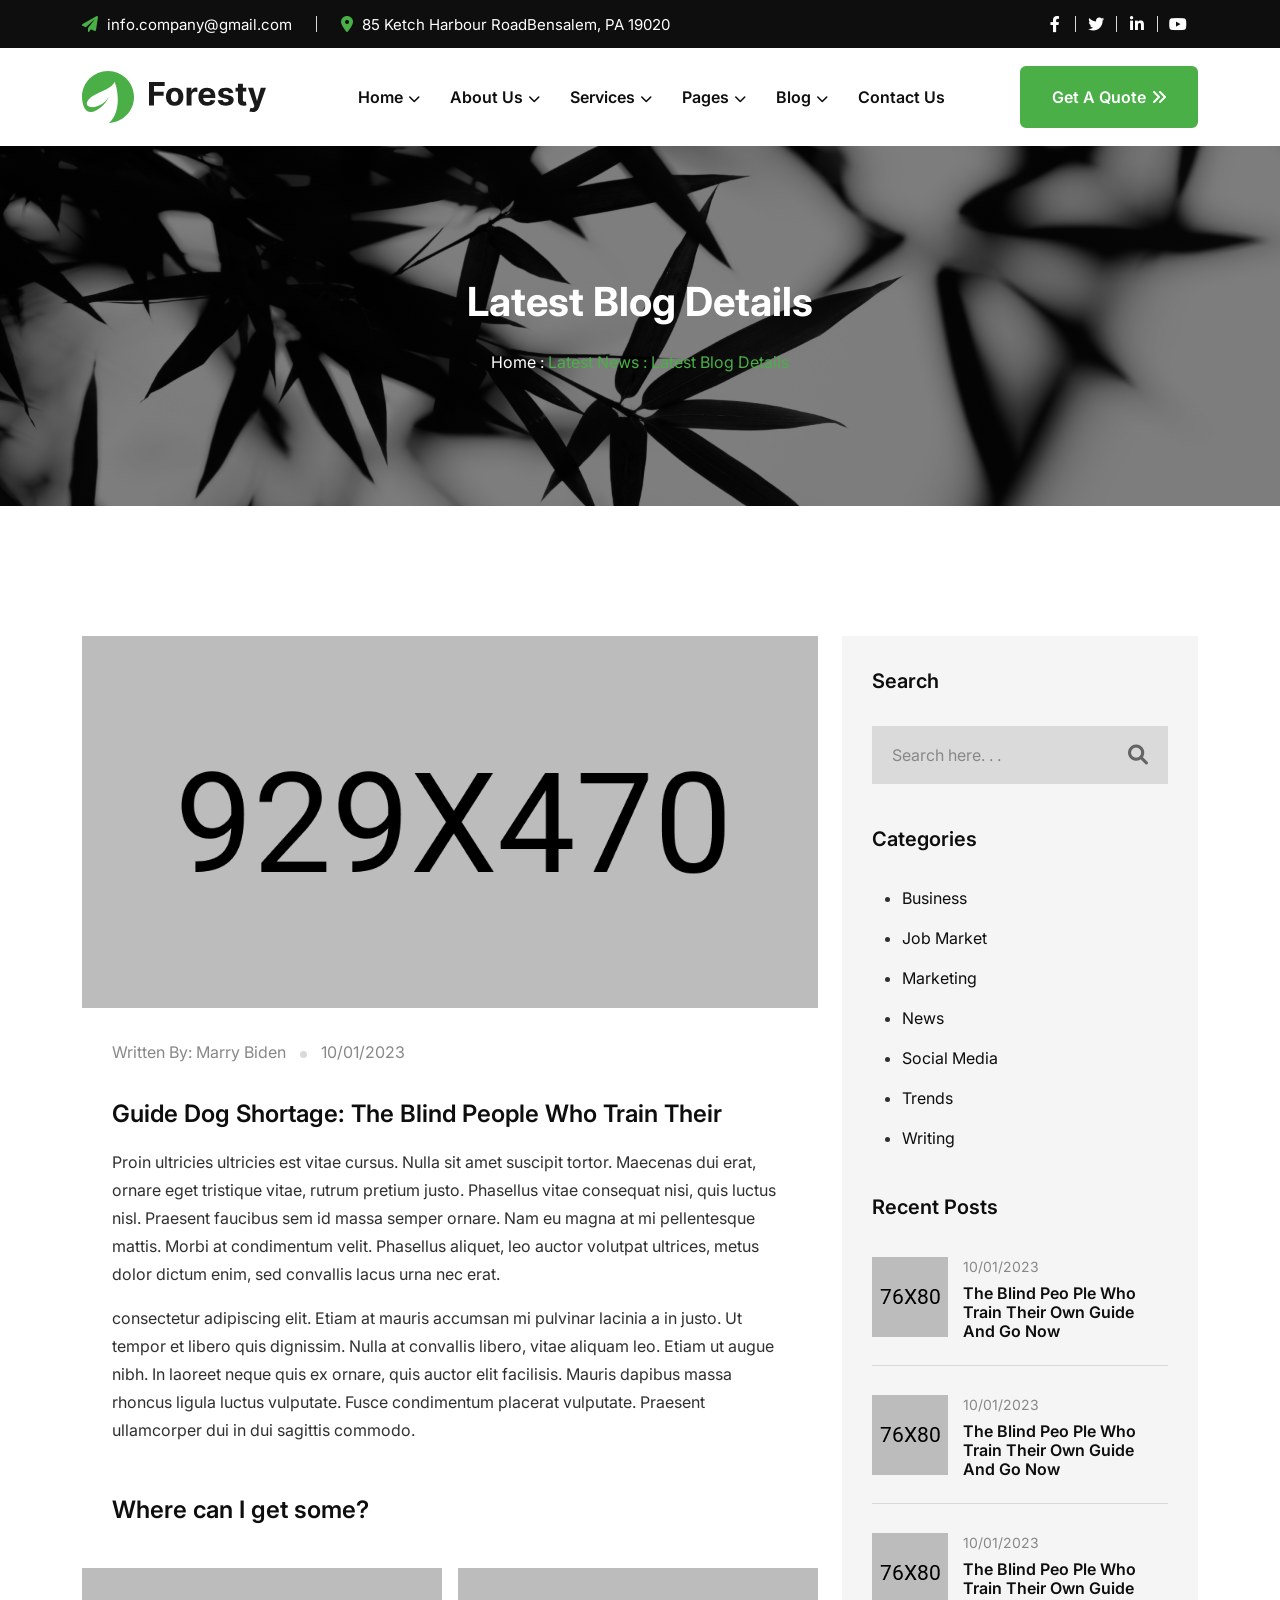
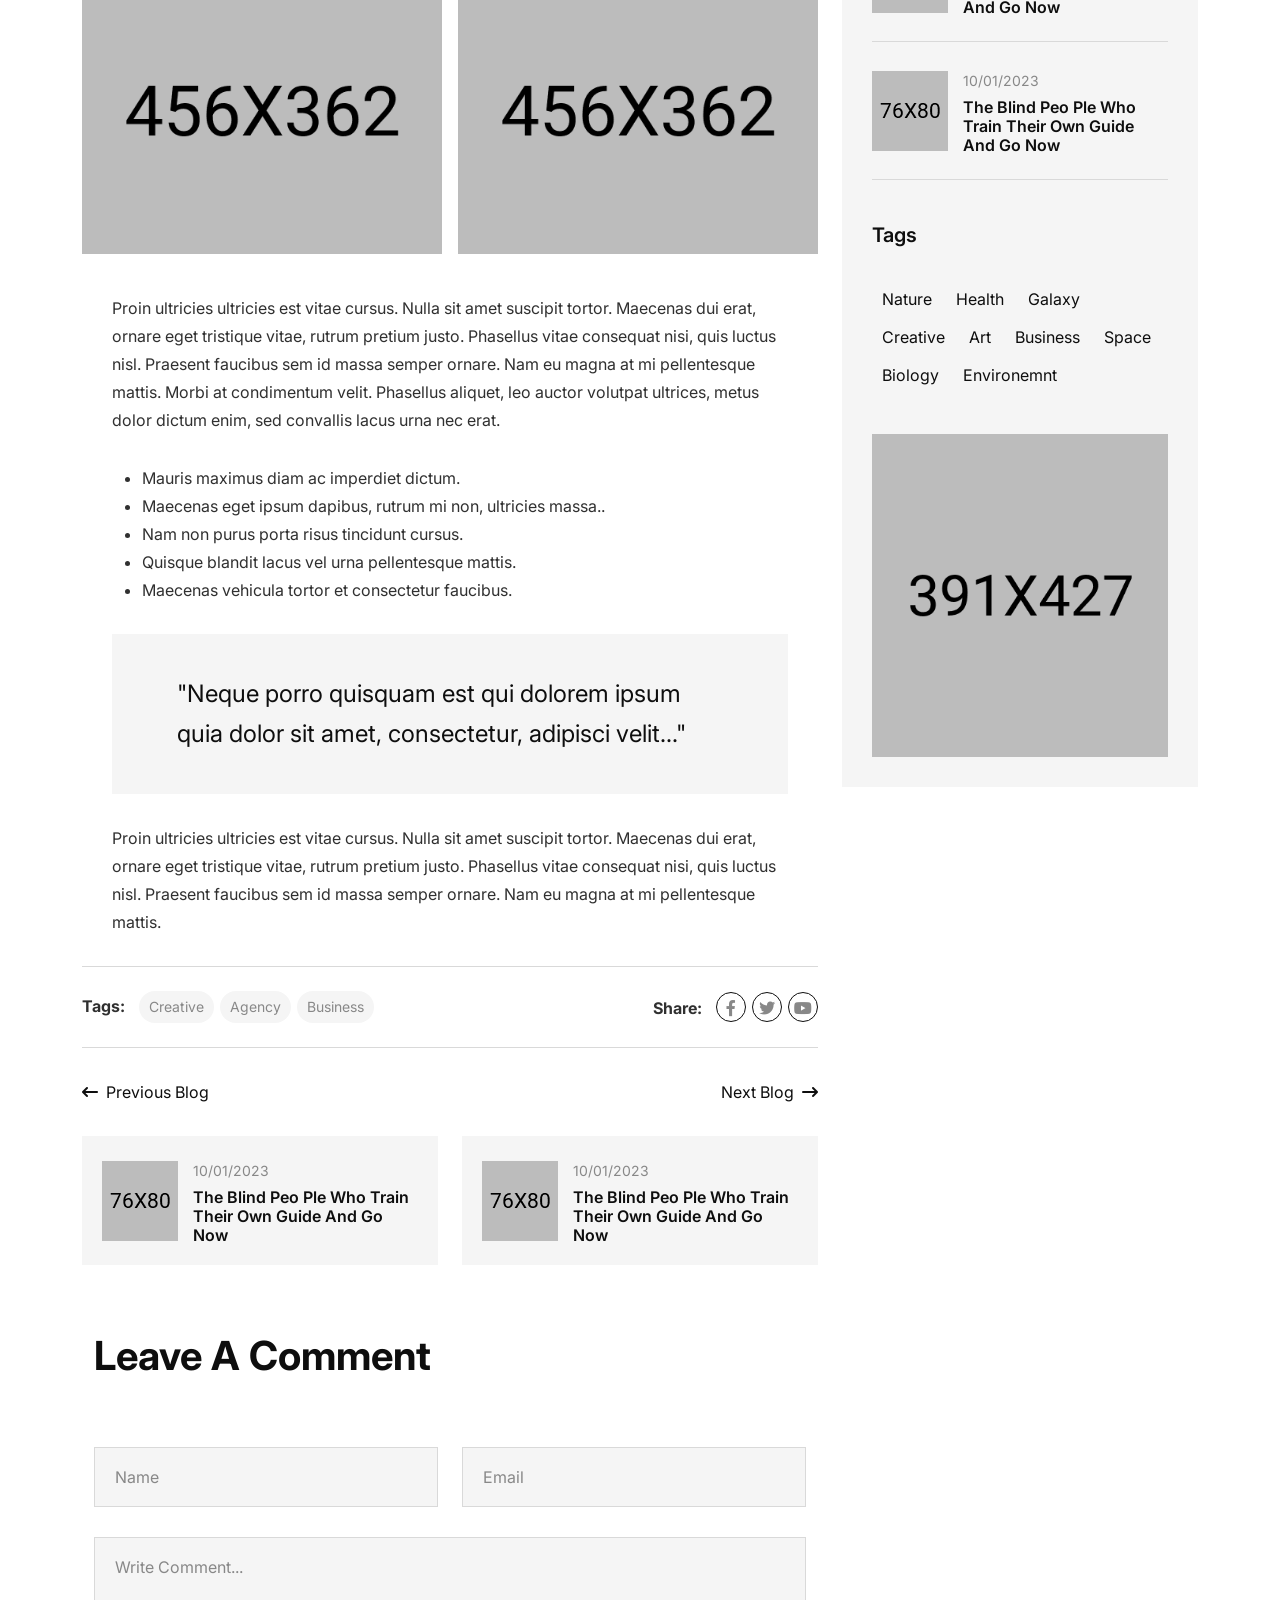
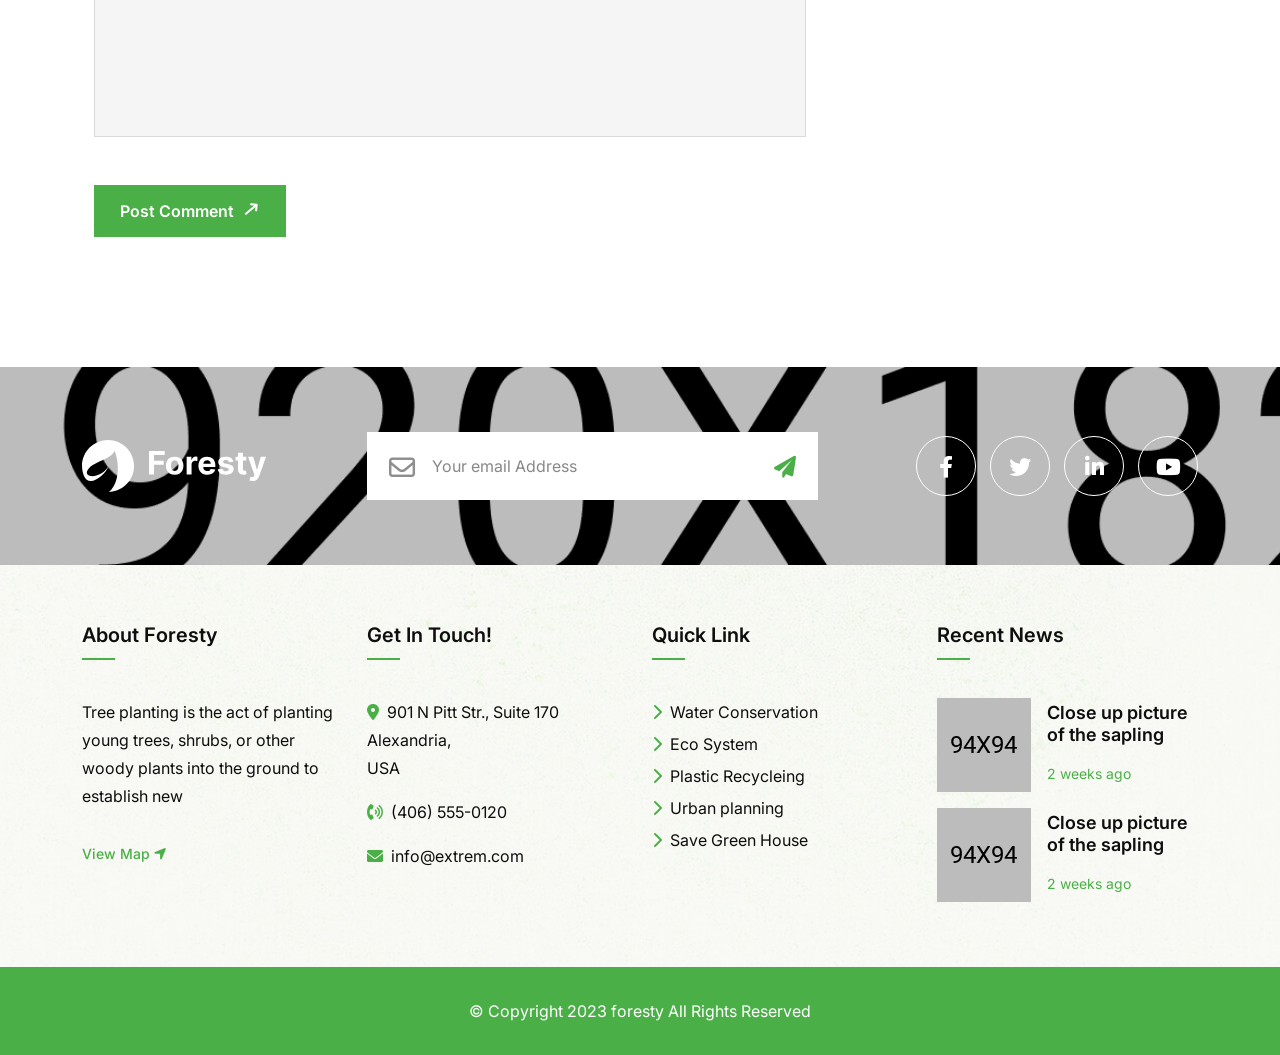
<file: blog-single.html>
<!DOCTYPE html>
<html lang="en">

<head>
    <meta charset="UTF-8">
    <meta http-equiv="X-UA-Compatible" content="IE=edge">
    <meta name="viewport" content="width=device-width, initial-scale=1.0">
    <title>Foresty - Ecology and Environment Template</title>
    <!-- Favicon img -->
    <link rel="shortcut icon" href="assets/images/favicon.png">
    <!-- Bootstarp min css -->
    <link rel="stylesheet" href="assets/css/bootstrap.min.css">
    <!-- All min css -->
    <link rel="stylesheet" href="assets/css/all.min.css">
    <!-- Swiper bundle min css -->
    <link rel="stylesheet" href="assets/css/swiper-bundle.min.css">
    <!-- Magnigic popup css -->
    <link rel="stylesheet" href="assets/css/magnific-popup.css">
    <!-- Animate css -->
    <link rel="stylesheet" href="assets/css/animate.css">
    <!-- Nice select css -->
    <link rel="stylesheet" href="assets/css/nice-select.css">
    <!-- Style css -->
    <link rel="stylesheet" href="assets/css/style.css">
</head>

<body>

    <!-- Preloader area start -->
    <div id="loading">
        <div id="loading-center">
            <div id="loading-center-absolute">
                <div class="loading-icon text-center d-flex flex-column align-items-center justify-content-center">
                    <img class="loading-logo" src="assets/images/preloader.svg" alt="icon">
                </div>
            </div>
        </div>
    </div>
    <!-- Preloader area end -->

    <!-- Header area start here -->
    <header class="header">
        <div class="header-top d-none d-lg-block">
            <div class="container">
                <div class="header-top-wrp">
                    <ul class="info">
                        <li><i class="fa-solid fa-paper-plane"></i> <a href="#0">info.company@gmail.com</a></li>
                        <li class="bor-left ms-4 ps-4"><i class="fa-solid fa-location-dot"></i> <a href="#0">85 Ketch
                                Harbour RoadBensalem, PA 19020</a>
                        </li>
                    </ul>
                    <ul class="link-info">
                        <li class="bor-right"><a href="#0"><i class="fa-brands fa-facebook-f"></i></a></li>
                        <li class="bor-right"><a href="#0"><i class="fa-brands fa-twitter"></i></a></li>
                        <li class="bor-right"><a href="#0"><i class="fa-brands fa-linkedin-in"></i></a></li>
                        <li><a href="#0"><i class="fa-brands fa-youtube"></i></a></li>
                    </ul>
                </div>
            </div>
        </div>
        <div class="header-section">
            <div class="container">
                <div class="header-wrapper">
                    <div class="logo-menu">
                        <a href="index.html" class="logo">
                            <img src="assets/images/logo/logo.svg" alt="logo">
                        </a>
                    </div>
                    <div class="header-bar d-xl-none">
                        <span></span>
                        <span></span>
                        <span></span>
                    </div>
                    <ul class="main-menu">
                        <li>
                            <a href="#">Home <i class="fas fa-chevron-down"></i></a>
                            <ul class="sub-menu">
                                <li><a href="index.html">Environmental One</a></li>
                                <li><a href="index-2.html">Environmental Two</a></li>
                                <li><a href="index-3.html">Environmental Three</a></li>
                                <li><a href="index-4.html">Animal Protection Zoo</a></li>
                                <li><a href="index-5.html">Environmental NGO</a></li>
                            </ul>
                        </li>
                        <li>
                            <a href="#">About Us <i class="fas fa-chevron-down"></i></a>
                            <ul class="sub-menu">
                                <li><a href="about.html">About One</a></li>
                                <li><a href="about-2.html">About Two</a></li>
                            </ul>
                        </li>
                        <li>
                            <a href="#">Services <i class="fas fa-chevron-down"></i></a>
                            <ul class="sub-menu">
                                <li><a href="service.html">Service One</a></li>
                                <li><a href="service-2.html">Service Two</a></li>
                                <li><a href="service-single.html">Service Details</a></li>
                            </ul>
                        </li>
                        <li>
                            <a id="mega-menu-btn" href="#">Pages <i class="fas fa-chevron-down"></i></a>
                            <ul class="sub-menu">
                                <li class="d-block d-xl-none"><a href="project.html">Our Project 01</a></li>
                                <li class="d-block d-xl-none"><a href="project-2.html">Our Project 02</a></li>
                                <li class="d-block d-xl-none"><a href="project-single.html">Project Details</a></li>
                                <li class="d-block d-xl-none"><a href="donation.html">Donation 01</a></li>
                                <li class="d-block d-xl-none"><a href="donation-2.html">Donation 02</a></li>
                                <li class="d-block d-xl-none"><a href="donation-single.html">Donation Details</a></li>
                                <li class="d-block d-xl-none"><a href="event.html">Events 01</a></li>
                                <li class="d-block d-xl-none"><a href="event-2.html">Events 01</a></li>
                                <li class="d-block d-xl-none"><a href="event-single.html">Events Details</a></li>
                                <li class="d-block d-xl-none"><a href="shop.html">Shop</a></li>
                                <li class="d-block d-xl-none"><a href="shop-single.html">Shop Details</a></li>
                                <li class="d-block d-xl-none"><a href="cart.html">Cart</a></li>
                                <li class="d-block d-xl-none"><a href="checkout.html">Checkout</a></li>
                                <li class="d-block d-xl-none"><a href="team.html">Our Teams 01</a></li>
                                <li class="d-block d-xl-none"><a href="team-2.html">Our Teams 02</a></li>
                                <li class="d-block d-xl-none"><a href="team-single.html">Our Teams Details</a></li>
                                <li class="d-block d-xl-none"><a href="faq.html">FAQ</a></li>
                                <li class="d-block d-xl-none"><a href="login.html">Login / Register</a></li>
                                <li class="d-block d-xl-none"><a href="error.html">404 Error</a></li>
                            </ul>
                        </li>
                        <li>
                            <a href="#">Blog <i class="fas fa-chevron-down"></i></a>
                            <ul class="sub-menu">
                                <li class="sub_menu_wrp d-none d-xl-block"><a href="#">Blog Grid <i
                                            class="fas fa-chevron-right float-end"></i></a>
                                    <ul class="sub_sub_menu">
                                        <li><a href="blog-2.html">2 Columns</a></li>
                                        <li><a href="blog-3.html">3 Columns</a></li>
                                    </ul>
                                </li>
                                <li class="d-block d-xl-none"><a href="blog-2.html">Blog Grid One</a></li>
                                <li class="d-block d-xl-none"><a href="blog-3.html">Blog Grid Two</a></li>
                                <li class="sub_menu_wrp d-none d-xl-block"><a href="#">Blog Standard <i
                                            class="fas fa-chevron-right float-end"></i></a>
                                    <ul class="sub_sub_menu">
                                        <li><a href="blog-left.html">Left SideBar</a></li>
                                        <li><a href="blog.html">Right SideBar</a></li>
                                    </ul>
                                </li>
                                <li class="d-block d-xl-none"><a href="blog.html">Blog Standard One</a></li>
                                <li class="d-block d-xl-none"><a href="blog-left.html">Blog Standard Two</a></li>
                                <li class="sub_menu_wrp d-none d-xl-block"><a href="#">Blog Details <i
                                            class="fas fa-chevron-right float-end"></i></a>
                                    <ul class="sub_sub_menu">
                                        <li><a href="blog-single-left.html">Left SideBar</a></li>
                                        <li><a href="blog-single.html">Right SideBar</a></li>
                                    </ul>
                                </li>
                                <li class="d-block d-xl-none"><a href="blog-single.html">Blog Details</a></li>
                            </ul>
                        </li>
                        <li>
                            <a href="contact.html">Contact Us</a>
                        </li>
                        <li class="m-0 menu-btn">
                            <a href="contact.html"><span>Get a quote</span> <i class="fa-solid fa-angles-right"></i></a>
                        </li>
                    </ul>
                    <!-- Mega menu area start here -->
                    <div class="mega-menu-area d-none d-xl-block">
                        <div class="container">
                            <div class="mega-menu">
                                <div class="row g-4 justify-content-between">
                                    <div class="col-md-2">
                                        <div class="mega-menu__item">
                                            <h5 class="primary-color">Our Project</h5>
                                            <ul>
                                                <li><a href="project.html">Our Project 01</a></li>
                                                <li><a href="project-2.html">Our Project 02</a></li>
                                                <li><a href="project-single.html">Project Details</a></li>
                                            </ul>
                                        </div>
                                    </div>
                                    <div class="col-md-2">
                                        <div class="mega-menu__item">
                                            <h5 class="primary-color">Donation</h5>
                                            <ul>
                                                <li><a href="donation.html">Donation 01</a></li>
                                                <li><a href="donation-2.html">Donation 02</a></li>
                                                <li><a href="donation-single.html">Donation Details</a></li>
                                            </ul>
                                        </div>
                                    </div>
                                    <div class="col-md-2">
                                        <div class="mega-menu__item">
                                            <h5 class="primary-color">Our Events</h5>
                                            <ul>
                                                <li><a href="event.html">Events 01</a></li>
                                                <li><a href="event-2.html">Events 02</a></li>
                                                <li><a href="event-single.html">Events Details</a></li>
                                            </ul>
                                        </div>
                                    </div>
                                    <div class="col-md-2">
                                        <div class="mega-menu__item">
                                            <h5 class="primary-color">Our Shop</h5>
                                            <ul>
                                                <li><a href="shop.html">Shop Page</a></li>
                                                <li><a href="shop-single.html">Shop Details</a></li>
                                                <li><a href="cart.html">Cart</a></li>
                                                <li><a href="checkout.html">Checkout</a></li>
                                            </ul>
                                        </div>
                                    </div>
                                    <div class="col-md-2">
                                        <div class="mega-menu__item">
                                            <h5 class="primary-color">Team Members</h5>
                                            <ul>
                                                <li><a href="team.html">Our Teams 01</a></li>
                                                <li><a href="team-2.html">Our Teams 02</a></li>
                                                <li><a href="team-single.html">Team Details</a></li>
                                            </ul>
                                        </div>
                                    </div>
                                    <div class="col-md-2">
                                        <div class="mega-menu__item float-end">
                                            <h5 class="primary-color">More Pages</h5>
                                            <ul>
                                                <li><a href="faq.html">FAQ</a></li>
                                                <li><a href="login.html">Login / Register</a></li>
                                                <li><a href="error.html">404 Error</a></li>
                                            </ul>
                                        </div>
                                    </div>
                                </div>
                            </div>
                        </div>
                    </div>
                    <!-- Mega menu area end here -->
                </div>
            </div>
        </div>
    </header>
    <!-- Header area end here -->

    <main>
        <!-- Page banner area start here -->
        <section class="page-banner bg-image pt-130 pb-130">
            <div class="container">
                <h2 class="wow fadeInUp" data-wow-duration="1.2s" data-wow-delay=".2s">latest blog details
                </h2>
                <div class="breadcrumb-list wow fadeInUp" data-wow-duration="1.4s" data-wow-delay=".4s">
                    <a href="index.html">Home :</a>
                    <a class="primary-color" href="blog.html">latest news :</a>
                    <span class="primary-color">latest blog details</span>
                </div>
            </div>
        </section>
        <!-- Page banner area end here -->

        <!-- Blog single area start here -->
        <section class="blog-slingle pt-130 pb-130">
            <div class="container">
                <div class="row g-4">
                    <div class="col-lg-8">
                        <div class="image mb-30">
                            <img src="assets/images/blog/single1.jpg" alt="image">
                        </div>
                        <div class="item">
                            <div class="info">
                                <span>Written By: <a href="#0">Marry Biden</a></span>
                                <span class="info_dot"></span>
                                <span>10/01/2023</span>
                            </div>
                            <h3 class="text-capitalize mt-30 mb-3">Guide dog shortage: The blind people who train their
                            </h3>
                            <p class="mt-3 mb-3">Proin ultricies ultricies est vitae cursus. Nulla sit amet suscipit
                                tortor. Maecenas dui
                                erat, ornare eget tristique
                                vitae, rutrum pretium justo. Phasellus vitae consequat nisi, quis luctus nisl. Praesent
                                faucibus sem id massa semper
                                ornare. Nam eu magna at mi pellentesque mattis. Morbi at condimentum velit. Phasellus
                                aliquet, leo auctor volutpat
                                ultrices, metus dolor dictum enim, sed convallis lacus urna nec erat.</p>
                            <p>consectetur adipiscing elit. Etiam at mauris accumsan mi pulvinar lacinia a in justo. Ut
                                tempor et libero quis
                                dignissim. Nulla at convallis libero, vitae aliquam leo. Etiam ut augue nibh. In laoreet
                                neque quis ex ornare, quis
                                auctor elit facilisis. Mauris dapibus massa rhoncus ligula luctus vulputate. Fusce
                                condimentum placerat vulputate.
                                Praesent ullamcorper dui in dui sagittis commodo.</p>
                            <h3 class="mb-40 mt-5">Where can I get some?</h3>
                        </div>
                        <div class="row g-3">
                            <div class="col-lg-6">
                                <div class="image">
                                    <img src="assets/images/blog/single2.jpg" alt="image">
                                </div>
                            </div>
                            <div class="col-lg-6">
                                <div class="image">
                                    <img src="assets/images/blog/single3.jpg" alt="image">
                                </div>
                            </div>
                        </div>
                        <div class="item">
                            <p class="mt-40">Proin ultricies ultricies est vitae cursus. Nulla sit amet suscipit tortor.
                                Maecenas dui erat, ornare eget tristique
                                vitae, rutrum pretium justo. Phasellus vitae consequat nisi, quis luctus nisl. Praesent
                                faucibus sem id massa semper
                                ornare. Nam eu magna at mi pellentesque mattis. Morbi at condimentum velit. Phasellus
                                aliquet, leo auctor volutpat
                                ultrices, metus dolor dictum enim, sed convallis lacus urna nec erat.</p>
                            <ul class="mt-30 list_here mb-30">
                                <li>Mauris maximus diam ac imperdiet dictum.</li>
                                <li>Maecenas eget ipsum dapibus, rutrum mi non, ultricies massa..</li>
                                <li>Nam non purus porta risus tincidunt cursus.</li>
                                <li>Quisque blandit lacus vel urna pellentesque mattis.</li>
                                <li>Maecenas vehicula tortor et consectetur faucibus.</li>
                            </ul>
                            <div class="blog_testimonial mb-30 sub-bg">
                                <p>"Neque porro quisquam est qui dolorem ipsum quia dolor sit amet, consectetur,
                                    adipisci
                                    velit..."</p>
                            </div>
                            <p class="mb-30">Proin ultricies ultricies est vitae cursus. Nulla sit amet suscipit tortor.
                                Maecenas dui
                                erat, ornare eget tristique
                                vitae, rutrum pretium justo. Phasellus vitae consequat nisi, quis luctus nisl. Praesent
                                faucibus sem id massa semper
                                ornare. Nam eu magna at mi pellentesque mattis.</p>
                        </div>
                        <div class="tag-share py-4 bor-top bor-bottom">
                            <div class="tag">
                                <strong class="me-2">Tags:</strong>
                                <a href="#0">Creative</a>
                                <a href="#0">Agency</a>
                                <a href="#0">Business</a>
                            </div>
                            <div class="share">
                                <strong class="me-2">Share:</strong>
                                <a href="#0"><i class="fa-brands fa-facebook-f"></i></a>
                                <a href="#0"><i class="fa-brands fa-twitter"></i></a>
                                <a href="#0"><i class="fa-brands fa-youtube"></i></a>
                            </div>
                        </div>
                        <div class="arry pt-30 pb-30 d-flex align-items-center justify-content-between">
                            <a href="#0"><i class="fa-solid fa-arrow-left-long pe-1"></i> Previous Blog</a>
                            <a href="#0">Next Blog <i class="fa-solid fa-arrow-right-long ps-1"></i></a>
                        </div>
                        <div class="row g-4">
                            <div class="col-md-6">
                                <div class="recent-post sub-bg">
                                    <div class="img"><img src="assets/images/blog/sm3.png" alt="image"></div>
                                    <div class="con">
                                        <span>10/01/2023</span>
                                        <h5><a href="#0">The blind peo
                                                ple who train their own guide and go now</a></h5>
                                    </div>
                                </div>
                            </div>
                            <div class="col-md-6">
                                <div class="recent-post sub-bg">
                                    <div class="img"><img src="assets/images/blog/sm4.png" alt="image"></div>
                                    <div class="con">
                                        <span>10/01/2023</span>
                                        <h5><a href="#0">The blind peo
                                                ple who train their own guide and go now</a></h5>
                                    </div>
                                </div>
                            </div>
                        </div>
                        <div class="form-area pt-65">
                            <div class="container">
                                <h2 class="text-capitalize mb-65">Leave a comment</h2>
                                <form action="#0">
                                    <div class="row g-4">
                                        <div class="col-lg-6">
                                            <input type="text" placeholder="Name">
                                        </div>
                                        <div class="col-lg-6">
                                            <input type="email" placeholder="Email">
                                        </div>
                                    </div>
                                    <textarea name="textarea" id="comment" placeholder="Write Comment..."></textarea>
                                    <button class="mt-40">Post Comment <i
                                            class="fa-solid fa-arrow-right-long"></i></button>
                                </form>
                            </div>
                        </div>
                    </div>
                    <div class="col-lg-4">
                        <div class="right-item sub-bg">
                            <h4 class="mb-30">Search</h4>
                            <div class="search mb-40">
                                <input type="text" placeholder="Search here. . .">
                                <button><i class="fa-solid fa-search"></i></button>
                            </div>
                            <h4 class="mb-30">Categories</h4>
                            <ul class="right_list mb-40">
                                <li><a class="d-block pb-1 mb-2" href="#0">Business</a></li>
                                <li><a class="d-block pb-1 mb-2" href="#0">Job Market</a></li>
                                <li><a class="d-block pb-1 mb-2" href="#0">Marketing</a></li>
                                <li><a class="d-block pb-1 mb-2" href="#0">News</a></li>
                                <li><a class="d-block pb-1 mb-2" href="#0">Social Media</a></li>
                                <li><a class="d-block pb-1 mb-2" href="#0">Trends</a></li>
                                <li><a class="d-block" href="#0">Writing</a></li>
                            </ul>
                            <h4 class="mb-30">Recent Posts</h4>
                            <div class="recent-post p-0 bor-bottom pb-4 mb-4 sub-bg">
                                <div class="img"><img src="assets/images/blog/sm1.png" alt="image"></div>
                                <div class="con">
                                    <span>10/01/2023</span>
                                    <h5><a href="#0">The blind peo
                                            ple who train their own guide and go now</a></h5>
                                </div>
                            </div>
                            <div class="recent-post p-0 bor-bottom pb-4 mb-4 sub-bg">
                                <div class="img"><img src="assets/images/blog/sm2.png" alt="image"></div>
                                <div class="con">
                                    <span>10/01/2023</span>
                                    <h5><a href="#0">The blind peo
                                            ple who train their own guide and go now</a></h5>
                                </div>
                            </div>
                            <div class="recent-post p-0 bor-bottom pb-4 mb-4 sub-bg">
                                <div class="img"><img src="assets/images/blog/sm3.png" alt="image"></div>
                                <div class="con">
                                    <span>10/01/2023</span>
                                    <h5><a href="#0">The blind peo
                                            ple who train their own guide and go now</a></h5>
                                </div>
                            </div>
                            <div class="recent-post p-0 bor-bottom pb-4 sub-bg">
                                <div class="img"><img src="assets/images/blog/sm4.png" alt="image"></div>
                                <div class="con">
                                    <span>10/01/2023</span>
                                    <h5><a href="#0">The blind peo
                                            ple who train their own guide and go now</a></h5>
                                </div>
                            </div>
                            <h4 class="mb-30 mt-40">Tags</h4>
                            <div class="tags">
                                <a href="#0">nature</a>
                                <a href="#0">health</a>
                                <a href="#0">galaxy</a>
                                <a href="#0">creative</a>
                                <a href="#0">art</a>
                                <a href="#0">business</a>
                                <a href="#0">space</a>
                                <a href="#0">biology</a>
                                <a href="#0">environemnt</a>
                            </div>
                            <div class="image mt-40">
                                <img src="assets/images/blog/single4.jpg" alt="">
                            </div>
                        </div>
                    </div>
                </div>
            </div>
        </section>
        <!-- Blog single area end here -->

        <!-- Our info area start here -->
        <div class="our-info" data-background="assets/images/bg/our-info.jpg">
            <div class="container">
                <div class="row align-items-center">
                    <div class="col-lg-3 wow fadeInUp" data-wow-duration="1.4s" data-wow-delay=".4s">
                        <a href="index.html" class="our-info__logo mb-4 mb-lg-0">
                            <img src="assets/images/logo/logo-light.svg" alt="logo">
                        </a>
                    </div>
                    <div class="col-lg-5 wow fadeInDown" data-wow-duration="1.6s" data-wow-delay=".6s">
                        <div class="our-info__input">
                            <input type="text" placeholder="Your email Address">
                            <i class="fa-regular fa-envelope our-info__input-envelope"></i>
                            <i class="fa-solid fa-paper-plane our-info__input-plane"></i>
                        </div>
                    </div>
                    <div class="col-lg-4">
                        <div class="our-info__social-icon float-lg-end float-none mt-4 mt-lg-0">
                            <a class="wow fadeInUp" data-wow-duration="1.2s" data-wow-delay=".2s" href="#0"><i
                                    class="fa-brands fa-facebook-f"></i></a>
                            <a class="wow fadeInUp" data-wow-duration="1.3s" data-wow-delay=".3s" href="#0"><i
                                    class="fa-brands fa-twitter"></i></a>
                            <a class="wow fadeInUp" data-wow-duration="1.4s" data-wow-delay=".4s" href="#0"><i
                                    class="fa-brands fa-linkedin-in"></i></a>
                            <a class="wow fadeInUp" data-wow-duration="1.5s" data-wow-delay=".5s" href="#0"><i
                                    class="fa-brands fa-youtube"></i></a>
                        </div>
                    </div>
                </div>
            </div>
        </div>
        <!-- Our info area end here -->
    </main>

    <!-- Footer area start here -->
    <footer class="footer bg-image" data-background="assets/images/bg/footer-bg.jpg">
        <div class="container">
            <div class="pt-65 pb-65">
                <div class="row g-4">
                    <div class="col-xl-3 col-md-6 wow fadeInUp" data-wow-duration="1.2s" data-wow-delay=".2s">
                        <div class="footer__item">
                            <div class="footer__item-title">
                                <h4>about foresty</h4>
                                <span class="footer__item-title-line"></span><span
                                    class="footer__item-title-line2"></span>
                            </div>
                            <p>Tree planting is the act of planting young trees, shrubs, or other woody plants into the
                                ground to establish new</p>
                            <a href="https://www.google.com/maps/embed?pb=!1m18!1m12!1m3!1d29581.552527417!2d-77.04440883230183!3d38.80089850193032!2m3!1f0!2f0!3f0!3m2!1i1024!2i768!4f13.1!3m3!1m2!1s0x89b7b0f02c6539a9%3A0xacc6091466dd9068!2s901%20N%20Pitt%20St%20Suite%20170%2C%20Alexandria%2C%20VA%2022314%2C%20USA!5e0!3m2!1sen!2sbd!4v1694324425557!5m2!1sen!2sbd"
                                class="footer__item-map-popup map-popup">View Map <i
                                    class="fa-solid fa-location-arrow"></i></a>
                        </div>
                    </div>
                    <div class="col-xl-3 col-md-6 wow fadeInUp" data-wow-duration="1.4s" data-wow-delay=".4s">
                        <div class="footer__item">
                            <div class="footer__item-title">
                                <h4>Get in touch!</h4>
                                <span class="footer__item-title-line"></span><span
                                    class="footer__item-title-line2"></span>
                            </div>
                            <ul>
                                <li class="pb-3"><a href="#0"><i
                                            class="fa-solid fa-location-dot pe-1 primary-color"></i>
                                        901 N Pitt Str., Suite 170
                                        Alexandria, <br> USA
                                    </a>
                                </li>
                                <li class="pb-3"><a href="tel:+4065550120"><i
                                            class="fa-solid fa-phone-volume pe-1 primary-color"></i>
                                        (406) 555-0120
                                    </a></li>
                                <li><a href="#0"><i class="fa-solid fa-envelope pe-1 primary-color"></i>
                                        info@extrem.com</a>
                                </li>
                            </ul>
                        </div>
                    </div>
                    <div class="col-xl-3 col-md-6 wow fadeInUp" data-wow-duration="1.6s" data-wow-delay=".6s">
                        <div class="footer__item">
                            <div class="footer__item-title">
                                <h4>Quick Link</h4>
                                <span class="footer__item-title-line"></span><span
                                    class="footer__item-title-line2"></span>
                            </div>
                            <ul>
                                <li class="pb-1"><a href="service-single.html"><i
                                            class="fa-solid fa-chevron-right pe-1 primary-color"></i> Water Conservation
                                    </a>
                                </li>
                                <li class="pb-1"><a href="service-single.html"><i
                                            class="fa-solid fa-chevron-right pe-1 primary-color"></i> Eco System
                                    </a>
                                </li>
                                <li class="pb-1"><a href="service-single.html"><i
                                            class="fa-solid fa-chevron-right pe-1 primary-color"></i> Plastic Recycleing
                                    </a>
                                </li>
                                <li class="pb-1"><a href="service-single.html"><i
                                            class="fa-solid fa-chevron-right pe-1 primary-color"></i> Urban planning
                                    </a>
                                </li>
                                <li><a href="service-single.html"><i
                                            class="fa-solid fa-chevron-right pe-1 primary-color"></i> Save Green
                                        House
                                    </a>
                                </li>
                            </ul>
                        </div>
                    </div>
                    <div class="col-xl-3 col-md-6 wow fadeInUp" data-wow-duration="1.8s" data-wow-delay=".8s">
                        <div class="footer__item">
                            <div class="footer__item-title">
                                <h4>recent news</h4>
                                <span class="footer__item-title-line"></span><span
                                    class="footer__item-title-line2"></span>
                            </div>
                            <ul class="footer__item-blog">
                                <li class="pb-3">
                                    <img src="assets/images/footer/01.png" alt="image">
                                    <div class="ms-3">
                                        <h4><a href="blog-single.html">Close up picture of the sapling</a></h4>
                                        <span>2 weeks ago</span>
                                    </div>
                                </li>
                                <li>
                                    <img src="assets/images/footer/02.png" alt="image">
                                    <div class="ms-3">
                                        <h4><a href="blog-single.html">Close up picture of the sapling</a></h4>
                                        <span>2 weeks ago</span>
                                    </div>
                                </li>
                            </ul>
                        </div>
                    </div>
                </div>
            </div>
        </div>
        <div class="footer__copyright">
            <p>&copy; Copyright 2023 <a href="#0">foresty</a> All Rights Reserved</p>
        </div>
    </footer>
    <!-- Footer area end here -->

    <!-- Back to top area start here -->
    <div class="scroll-up">
        <svg class="scroll-circle svg-content" width="100%" height="100%" viewBox="-1 -1 102 102">
            <path d="M50,1 a49,49 0 0,1 0,98 a49,49 0 0,1 0,-98" />
        </svg>
    </div>
    <!-- Back to top area end here -->

    <!-- Jquery 3. 7. 1 Min Js -->
    <script src="assets/js/jquery-3.7.1.min.js"></script>
    <!-- Bootstrap min Js -->
    <script src="assets/js/bootstrap.min.js"></script>
    <!-- Swiper bundle min Js -->
    <script src="assets/js/swiper-bundle.min.js"></script>
    <!-- Counterup min Js -->
    <script src="assets/js/jquery.counterup.min.js"></script>
    <!-- Wow min Js -->
    <script src="assets/js/wow.min.js"></script>
    <!-- Magnific popup min Js -->
    <script src="assets/js/magnific-popup.min.js"></script>
    <!-- Nice select min Js -->
    <script src="assets/js/nice-select.min.js"></script>
    <!-- Isotope pkgd min Js -->
    <script src="assets/js/isotope.pkgd.min.js"></script>
    <!-- Waypoints Js -->
    <script src="assets/js/jquery.waypoints.js"></script>
    <!-- Script Js -->
    <script src="assets/js/script.js"></script>
</body>

</html>
</file>
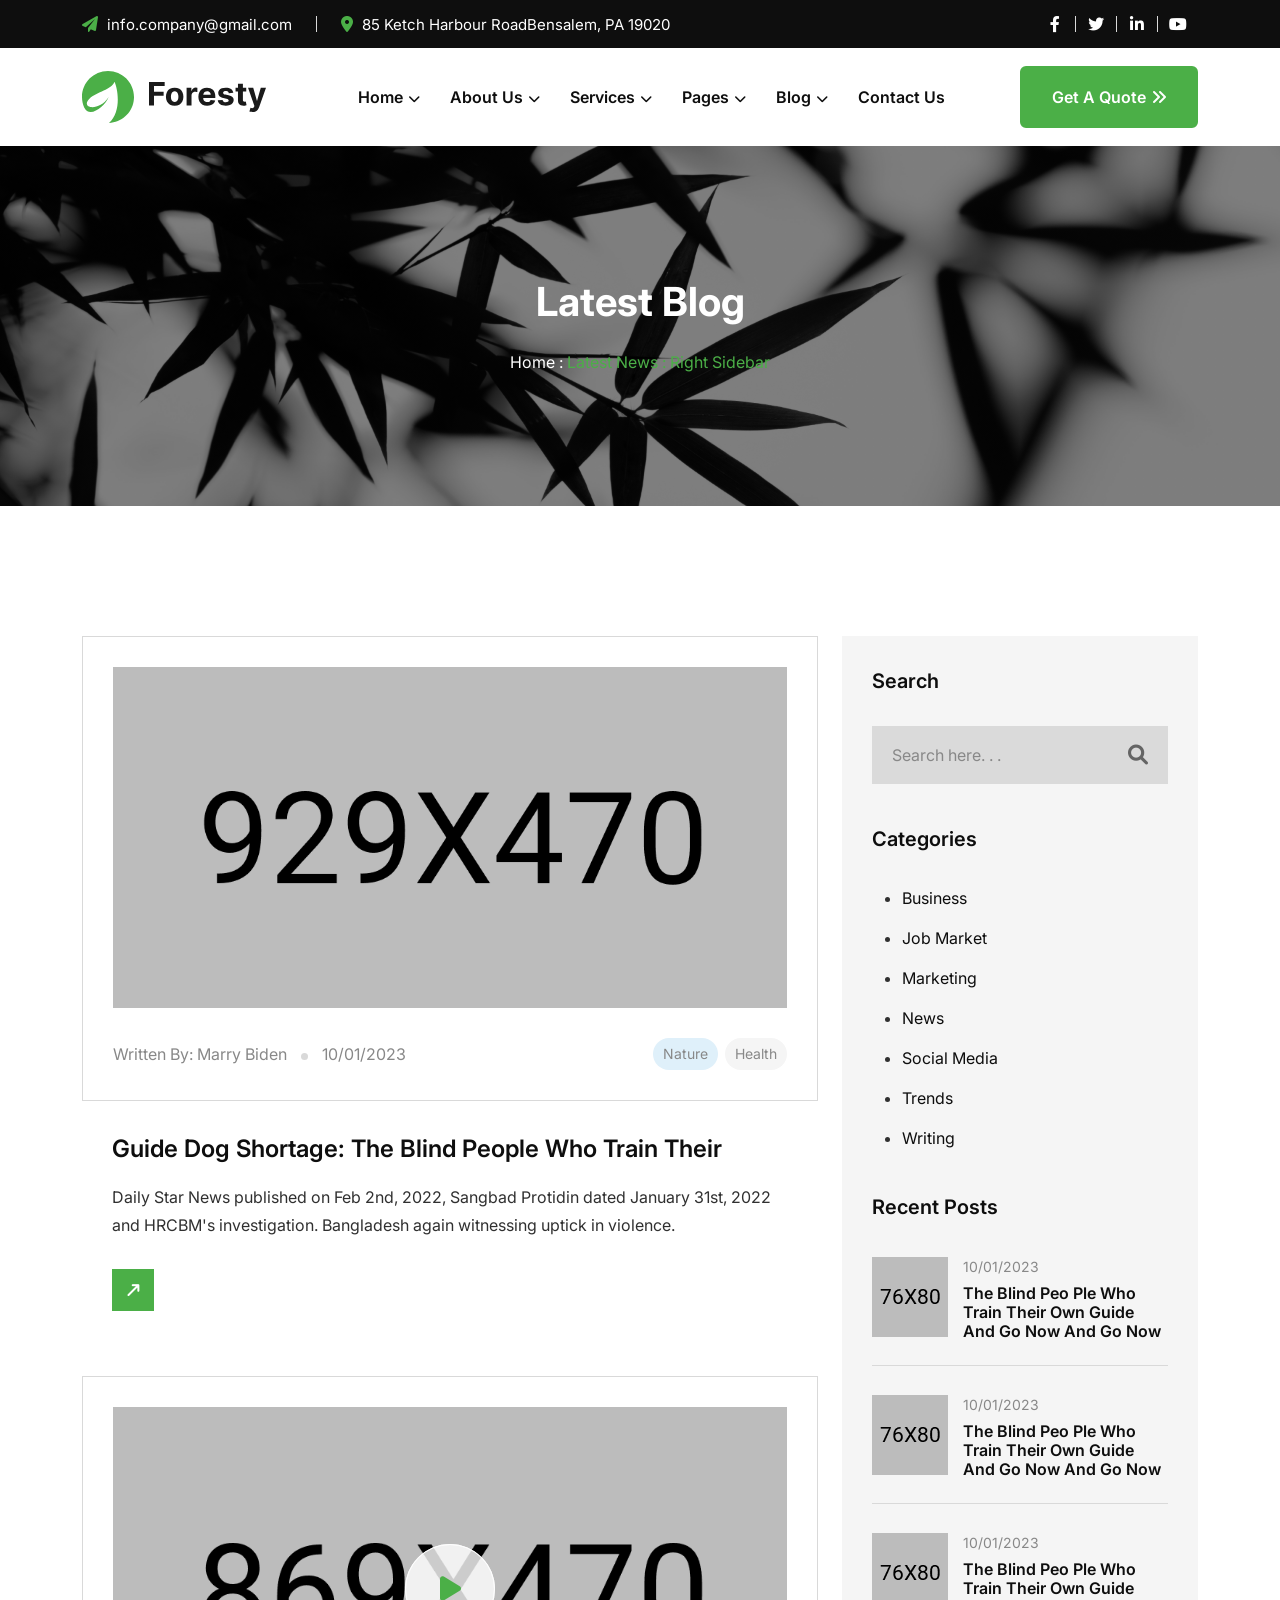
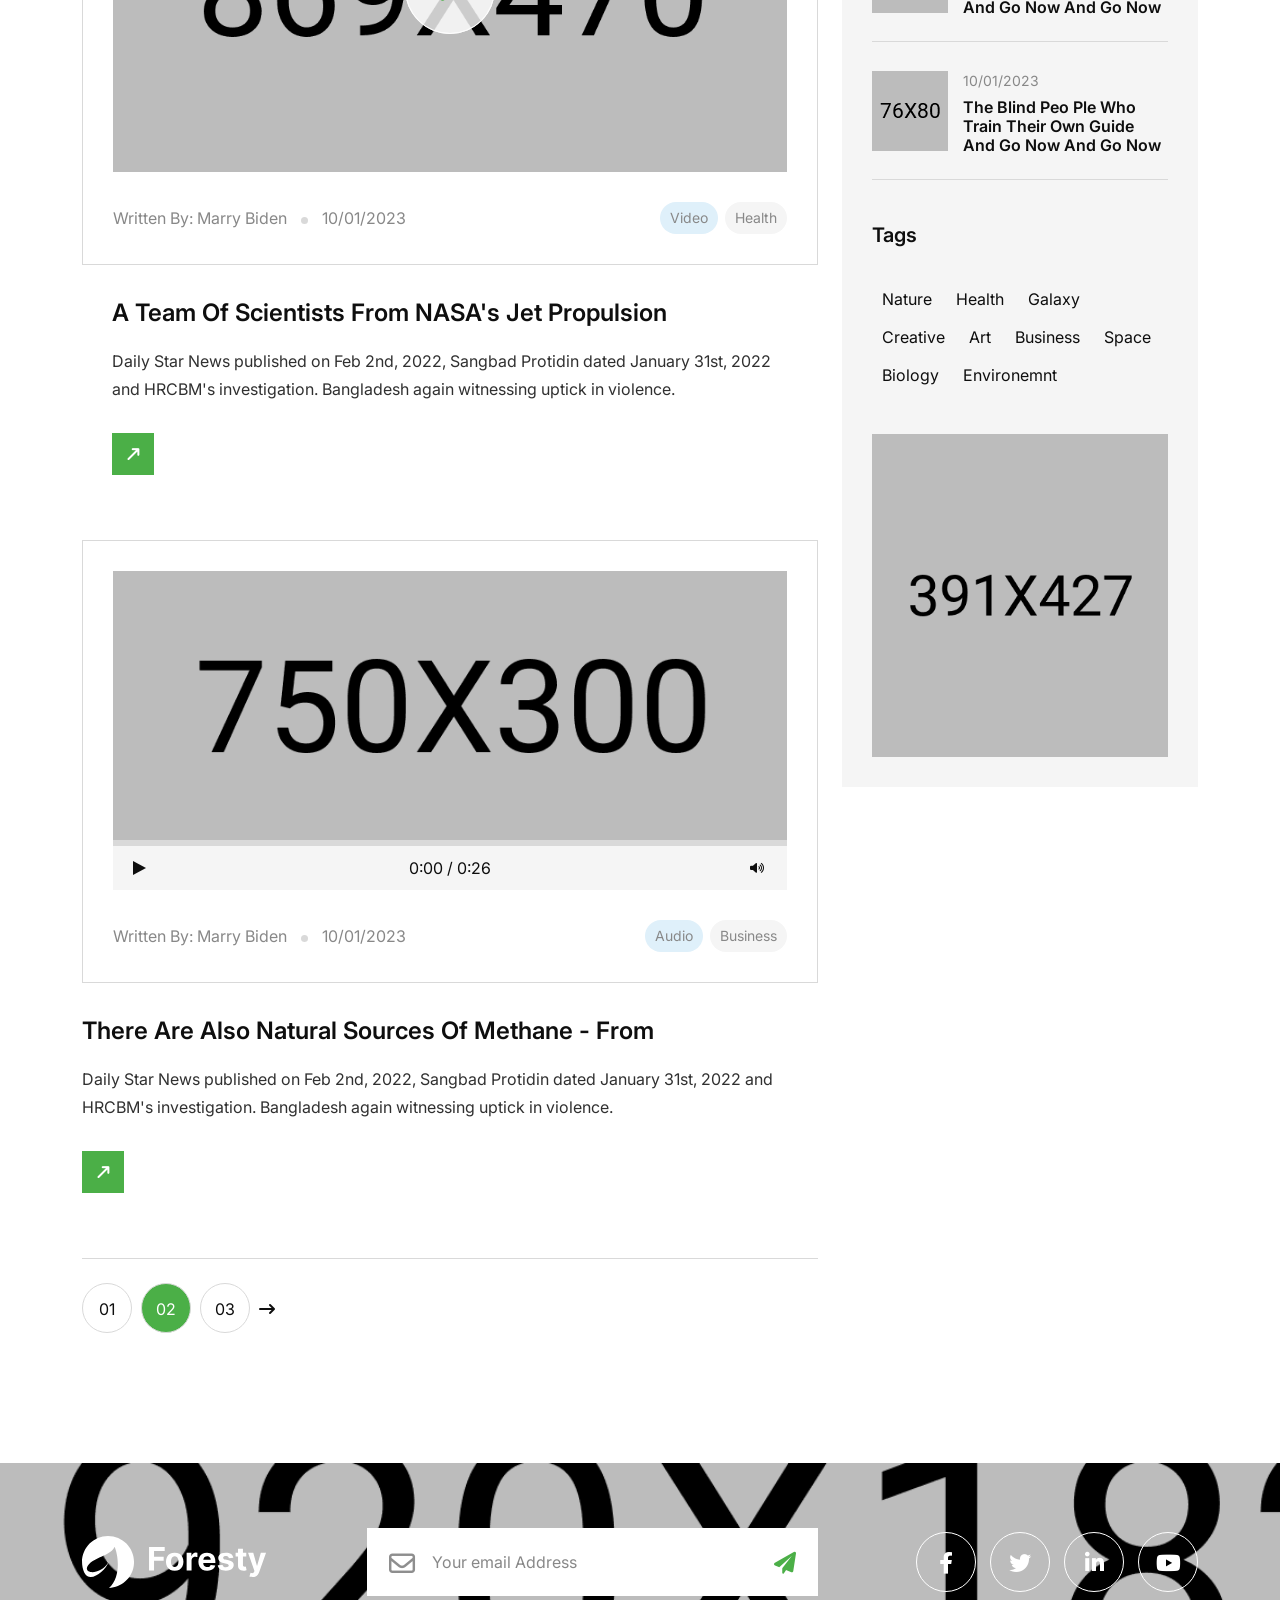
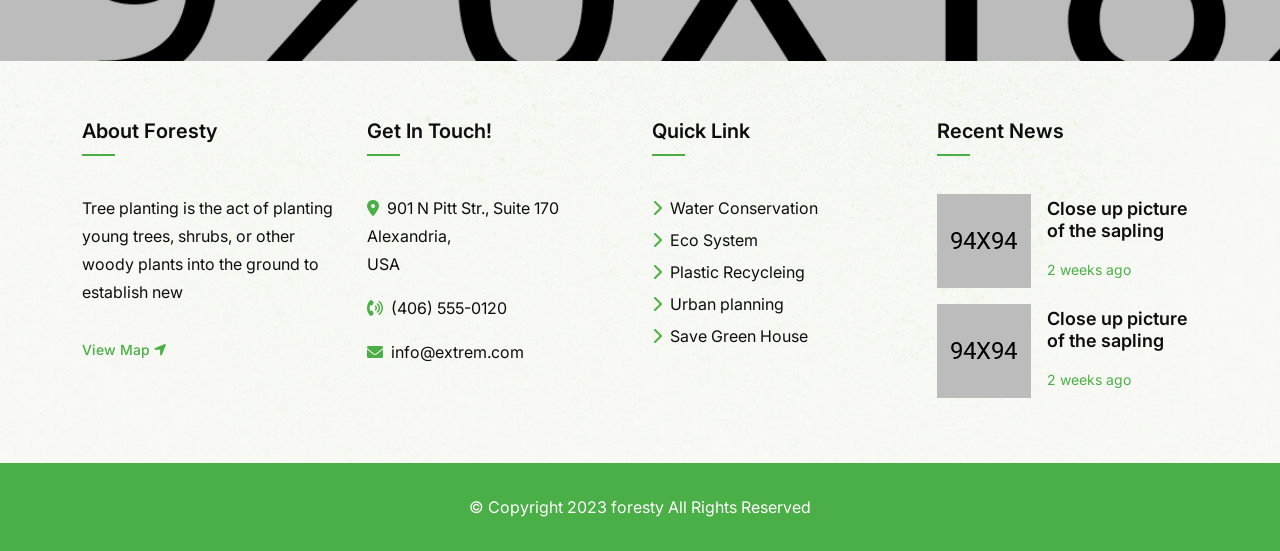
<file: blog.html>
<!DOCTYPE html>
<html lang="en">

<head>
    <meta charset="UTF-8">
    <meta http-equiv="X-UA-Compatible" content="IE=edge">
    <meta name="viewport" content="width=device-width, initial-scale=1.0">
    <title>Foresty - Ecology and Environment Template</title>
    <!-- Favicon img -->
    <link rel="shortcut icon" href="assets/images/favicon.png">
    <!-- Bootstarp min css -->
    <link rel="stylesheet" href="assets/css/bootstrap.min.css">
    <!-- All min css -->
    <link rel="stylesheet" href="assets/css/all.min.css">
    <!-- Swiper bundle min css -->
    <link rel="stylesheet" href="assets/css/swiper-bundle.min.css">
    <!-- Magnigic popup css -->
    <link rel="stylesheet" href="assets/css/magnific-popup.css">
    <!-- Animate css -->
    <link rel="stylesheet" href="assets/css/animate.css">
    <!-- Nice select css -->
    <link rel="stylesheet" href="assets/css/nice-select.css">
    <!-- Style css -->
    <link rel="stylesheet" href="assets/css/style.css">
</head>

<body>

    <!-- Preloader area start -->
    <div id="loading">
        <div id="loading-center">
            <div id="loading-center-absolute">
                <div class="loading-icon text-center d-flex flex-column align-items-center justify-content-center">
                    <img class="loading-logo" src="assets/images/preloader.svg" alt="icon">
                </div>
            </div>
        </div>
    </div>
    <!-- Preloader area end -->

    <!-- Header area start here -->
    <header class="header">
        <div class="header-top d-none d-lg-block">
            <div class="container">
                <div class="header-top-wrp">
                    <ul class="info">
                        <li><i class="fa-solid fa-paper-plane"></i> <a href="#0">info.company@gmail.com</a></li>
                        <li class="bor-left ms-4 ps-4"><i class="fa-solid fa-location-dot"></i> <a href="#0">85 Ketch
                                Harbour RoadBensalem, PA 19020</a>
                        </li>
                    </ul>
                    <ul class="link-info">
                        <li class="bor-right"><a href="#0"><i class="fa-brands fa-facebook-f"></i></a></li>
                        <li class="bor-right"><a href="#0"><i class="fa-brands fa-twitter"></i></a></li>
                        <li class="bor-right"><a href="#0"><i class="fa-brands fa-linkedin-in"></i></a></li>
                        <li><a href="#0"><i class="fa-brands fa-youtube"></i></a></li>
                    </ul>
                </div>
            </div>
        </div>
        <div class="header-section">
            <div class="container">
                <div class="header-wrapper">
                    <div class="logo-menu">
                        <a href="index.html" class="logo">
                            <img src="assets/images/logo/logo.svg" alt="logo">
                        </a>
                    </div>
                    <div class="header-bar d-xl-none">
                        <span></span>
                        <span></span>
                        <span></span>
                    </div>
                    <ul class="main-menu">
                        <li>
                            <a href="#">Home <i class="fas fa-chevron-down"></i></a>
                            <ul class="sub-menu">
                                <li><a href="index.html">Environmental One</a></li>
                                <li><a href="index-2.html">Environmental Two</a></li>
                                <li><a href="index-3.html">Environmental Three</a></li>
                                <li><a href="index-4.html">Animal Protection Zoo</a></li>
                                <li><a href="index-5.html">Environmental NGO</a></li>
                            </ul>
                        </li>
                        <li>
                            <a href="#">About Us <i class="fas fa-chevron-down"></i></a>
                            <ul class="sub-menu">
                                <li><a href="about.html">About One</a></li>
                                <li><a href="about-2.html">About Two</a></li>
                            </ul>
                        </li>
                        <li>
                            <a href="#">Services <i class="fas fa-chevron-down"></i></a>
                            <ul class="sub-menu">
                                <li><a href="service.html">Service One</a></li>
                                <li><a href="service-2.html">Service Two</a></li>
                                <li><a href="service-single.html">Service Details</a></li>
                            </ul>
                        </li>
                        <li>
                            <a id="mega-menu-btn" href="#">Pages <i class="fas fa-chevron-down"></i></a>
                            <ul class="sub-menu">
                                <li class="d-block d-xl-none"><a href="project.html">Our Project 01</a></li>
                                <li class="d-block d-xl-none"><a href="project-2.html">Our Project 02</a></li>
                                <li class="d-block d-xl-none"><a href="project-single.html">Project Details</a></li>
                                <li class="d-block d-xl-none"><a href="donation.html">Donation 01</a></li>
                                <li class="d-block d-xl-none"><a href="donation-2.html">Donation 02</a></li>
                                <li class="d-block d-xl-none"><a href="donation-single.html">Donation Details</a></li>
                                <li class="d-block d-xl-none"><a href="event.html">Events 01</a></li>
                                <li class="d-block d-xl-none"><a href="event-2.html">Events 01</a></li>
                                <li class="d-block d-xl-none"><a href="event-single.html">Events Details</a></li>
                                <li class="d-block d-xl-none"><a href="shop.html">Shop</a></li>
                                <li class="d-block d-xl-none"><a href="shop-single.html">Shop Details</a></li>
                                <li class="d-block d-xl-none"><a href="cart.html">Cart</a></li>
                                <li class="d-block d-xl-none"><a href="checkout.html">Checkout</a></li>
                                <li class="d-block d-xl-none"><a href="team.html">Our Teams 01</a></li>
                                <li class="d-block d-xl-none"><a href="team-2.html">Our Teams 02</a></li>
                                <li class="d-block d-xl-none"><a href="team-single.html">Our Teams Details</a></li>
                                <li class="d-block d-xl-none"><a href="faq.html">FAQ</a></li>
                                <li class="d-block d-xl-none"><a href="login.html">Login / Register</a></li>
                                <li class="d-block d-xl-none"><a href="error.html">404 Error</a></li>
                            </ul>
                        </li>
                        <li>
                            <a href="#">Blog <i class="fas fa-chevron-down"></i></a>
                            <ul class="sub-menu">
                                <li class="sub_menu_wrp d-none d-xl-block"><a href="#">Blog Grid <i
                                            class="fas fa-chevron-right float-end"></i></a>
                                    <ul class="sub_sub_menu">
                                        <li><a href="blog-2.html">2 Columns</a></li>
                                        <li><a href="blog-3.html">3 Columns</a></li>
                                    </ul>
                                </li>
                                <li class="d-block d-xl-none"><a href="blog-2.html">Blog Grid One</a></li>
                                <li class="d-block d-xl-none"><a href="blog-3.html">Blog Grid Two</a></li>
                                <li class="sub_menu_wrp d-none d-xl-block"><a href="#">Blog Standard <i
                                            class="fas fa-chevron-right float-end"></i></a>
                                    <ul class="sub_sub_menu">
                                        <li><a href="blog-left.html">Left SideBar</a></li>
                                        <li><a href="blog.html">Right SideBar</a></li>
                                    </ul>
                                </li>
                                <li class="d-block d-xl-none"><a href="blog.html">Blog Standard One</a></li>
                                <li class="d-block d-xl-none"><a href="blog-left.html">Blog Standard Two</a></li>
                                <li class="sub_menu_wrp d-none d-xl-block"><a href="#">Blog Details <i
                                            class="fas fa-chevron-right float-end"></i></a>
                                    <ul class="sub_sub_menu">
                                        <li><a href="blog-single-left.html">Left SideBar</a></li>
                                        <li><a href="blog-single.html">Right SideBar</a></li>
                                    </ul>
                                </li>
                                <li class="d-block d-xl-none"><a href="blog-single.html">Blog Details</a></li>
                            </ul>
                        </li>
                        <li>
                            <a href="contact.html">Contact Us</a>
                        </li>
                        <li class="m-0 menu-btn">
                            <a href="contact.html"><span>Get a quote</span> <i class="fa-solid fa-angles-right"></i></a>
                        </li>
                    </ul>
                    <!-- Mega menu area start here -->
                    <div class="mega-menu-area d-none d-xl-block">
                        <div class="container">
                            <div class="mega-menu">
                                <div class="row g-4 justify-content-between">
                                    <div class="col-md-2">
                                        <div class="mega-menu__item">
                                            <h5 class="primary-color">Our Project</h5>
                                            <ul>
                                                <li><a href="project.html">Our Project 01</a></li>
                                                <li><a href="project-2.html">Our Project 02</a></li>
                                                <li><a href="project-single.html">Project Details</a></li>
                                            </ul>
                                        </div>
                                    </div>
                                    <div class="col-md-2">
                                        <div class="mega-menu__item">
                                            <h5 class="primary-color">Donation</h5>
                                            <ul>
                                                <li><a href="donation.html">Donation 01</a></li>
                                                <li><a href="donation-2.html">Donation 02</a></li>
                                                <li><a href="donation-single.html">Donation Details</a></li>
                                            </ul>
                                        </div>
                                    </div>
                                    <div class="col-md-2">
                                        <div class="mega-menu__item">
                                            <h5 class="primary-color">Our Events</h5>
                                            <ul>
                                                <li><a href="event.html">Events 01</a></li>
                                                <li><a href="event-2.html">Events 02</a></li>
                                                <li><a href="event-single.html">Events Details</a></li>
                                            </ul>
                                        </div>
                                    </div>
                                    <div class="col-md-2">
                                        <div class="mega-menu__item">
                                            <h5 class="primary-color">Our Shop</h5>
                                            <ul>
                                                <li><a href="shop.html">Shop Page</a></li>
                                                <li><a href="shop-single.html">Shop Details</a></li>
                                                <li><a href="cart.html">Cart</a></li>
                                                <li><a href="checkout.html">Checkout</a></li>
                                            </ul>
                                        </div>
                                    </div>
                                    <div class="col-md-2">
                                        <div class="mega-menu__item">
                                            <h5 class="primary-color">Team Members</h5>
                                            <ul>
                                                <li><a href="team.html">Our Teams 01</a></li>
                                                <li><a href="team-2.html">Our Teams 02</a></li>
                                                <li><a href="team-single.html">Team Details</a></li>
                                            </ul>
                                        </div>
                                    </div>
                                    <div class="col-md-2">
                                        <div class="mega-menu__item float-end">
                                            <h5 class="primary-color">More Pages</h5>
                                            <ul>
                                                <li><a href="faq.html">FAQ</a></li>
                                                <li><a href="login.html">Login / Register</a></li>
                                                <li><a href="error.html">404 Error</a></li>
                                            </ul>
                                        </div>
                                    </div>
                                </div>
                            </div>
                        </div>
                    </div>
                    <!-- Mega menu area end here -->
                </div>
            </div>
        </div>
    </header>
    <!-- Header area end here -->

    <main>
        <!-- Page banner area start here -->
        <section class="page-banner bg-image pt-130 pb-130">
            <div class="container">
                <h2 class="wow fadeInUp" data-wow-duration="1.2s" data-wow-delay=".2s">latest blog</h2>
                <div class="breadcrumb-list wow fadeInUp" data-wow-duration="1.4s" data-wow-delay=".4s">
                    <a href="index.html">Home :</a>
                    <span class="primary-color">latest news :</span>
                    <span class="primary-color">Right Sidebar</span>
                </div>
            </div>
        </section>
        <!-- Page banner area end here -->

        <!-- Blog single area start here -->
        <section class="blog-slingle blog-area pt-130 pb-130">
            <div class="container">
                <div class="row g-4">
                    <div class="col-lg-8">
                        <div class="item bor">
                            <a href="blog-single.html" class="image d-block mb-30">
                                <img src="assets/images/blog/single1.jpg" alt="image">
                            </a>
                            <div class="d-flex align-items-center justify-content-between">
                                <div class="info">
                                    <span>Written By: <a href="#0">Marry Biden</a></span>
                                    <span class="info_dot"></span>
                                    <span>10/01/2023</span>
                                </div>
                                <div class="image-tag">
                                    <a href="#0">Nature</a>
                                    <a href="#0">Health</a>
                                </div>
                            </div>
                        </div>
                        <div class="item mb-65 py-0">
                            <h3 class="text-capitalize mt-30 mb-3"><a href="blog-single.html">Guide dog shortage: The
                                    blind people who
                                    train their</a>
                            </h3>
                            <p>Daily Star News published on Feb 2nd, 2022, Sangbad Protidin dated January 31st, 2022 and
                                HRCBM's investigation.
                                Bangladesh again witnessing uptick in violence.</p>
                            <a class="go_blog mt-30" href="blog-single.html"><i
                                    class="fa-solid fa-arrow-right-long"></i></a>
                        </div>
                        <div class="item bor">
                            <div class="image video_item d-block mb-30">
                                <img src="assets/images/blog/single1v.jpg" alt="image">
                                <div class="video__btn-wrp">
                                    <div class="video-btn video-pulse">
                                        <a class="video-popup secondary-bg"
                                            href="https://www.youtube.com/watch?v=Cn4G2lZ_g2I"><i
                                                class="fa-solid fa-play"></i></a>
                                    </div>
                                </div>
                            </div>
                            <div class="d-flex align-items-center justify-content-between">
                                <div class="info">
                                    <span>Written By: <a href="#0">Marry Biden</a></span>
                                    <span class="info_dot"></span>
                                    <span>10/01/2023</span>
                                </div>
                                <div class="image-tag">
                                    <a href="#0">Video</a>
                                    <a href="#0">Health</a>
                                </div>
                            </div>
                        </div>
                        <div class="item mb-65 py-0">
                            <h3 class="text-capitalize mt-30 mb-3"><a href="blog-single.html">A team of scientists from
                                    NASA's Jet Propulsion</a>
                            </h3>
                            <p>Daily Star News published on Feb 2nd, 2022, Sangbad Protidin dated January 31st, 2022 and
                                HRCBM's investigation.
                                Bangladesh again witnessing uptick in violence.</p>
                            <a class="go_blog mt-30" href="blog-single.html"><i
                                    class="fa-solid fa-arrow-right-long"></i></a>
                        </div>
                        <div class="item bor">
                            <a href="blog-single.html" class="image d-block">
                                <img src="assets/images/blog/single1a.jpg" alt="image">
                            </a>
                            <div class="audio-sonunds mb-30">
                                <div class="audio-player">
                                    <div class="timeline">
                                        <div class="progress"></div>
                                    </div>
                                    <div class="controls">
                                        <div class="play-container">
                                            <div class="toggle-play play">
                                            </div>
                                        </div>
                                        <div class="time">
                                            <div class="current">0:00</div>
                                            <div class="divider">/</div>
                                            <div class="length"></div>
                                        </div>
                                        <div class="volume-container">
                                            <div class="volume-button">
                                                <i class="volume icono-volumeMedium fa-solid fa-volume-high"></i>
                                            </div>

                                            <div class="volume-slider">
                                                <div class="volume-percentage"></div>
                                            </div>
                                        </div>
                                    </div>
                                </div>
                            </div>
                            <div class="d-flex align-items-center justify-content-between">
                                <div class="info">
                                    <span>Written By: <a href="#0">Marry Biden</a></span>
                                    <span class="info_dot"></span>
                                    <span>10/01/2023</span>
                                </div>
                                <div class="image-tag">
                                    <a href="#0">Audio</a>
                                    <a href="#0">Business</a>
                                </div>
                            </div>
                        </div>
                        <div class="item p-0">
                            <h3 class="text-capitalize mt-30 mb-3"><a href="blog-single.html">There are also natural
                                    sources of methane - from</a>
                            </h3>
                            <p>Daily Star News published on Feb 2nd, 2022, Sangbad Protidin dated January 31st, 2022 and
                                HRCBM's investigation.
                                Bangladesh again witnessing uptick in violence.</p>
                            <a class="go_blog mt-30" href="blog-single.html"><i
                                    class="fa-solid fa-arrow-right-long"></i></a>
                        </div>
                        <div class="pt-4 bor-top mt-65">
                            <a class="blog-pegi" href="#0">01</a>
                            <a class="blog-pegi active" href="#0">02</a>
                            <a class="blog-pegi" href="#0">03</a>
                            <a href="#0"><i class="fa-solid fa-arrow-right-long"></i></a>
                        </div>
                    </div>
                    <div class="col-lg-4">
                        <div class="right-item sub-bg">
                            <h4 class="mb-30">Search</h4>
                            <div class="search mb-40">
                                <input type="text" placeholder="Search here. . .">
                                <button><i class="fa-solid fa-search"></i></button>
                            </div>
                            <h4 class="mb-30">Categories</h4>
                            <ul class="right_list mb-40">
                                <li><a class="d-block pb-1 mb-2" href="#0">Business</a></li>
                                <li><a class="d-block pb-1 mb-2" href="#0">Job Market</a></li>
                                <li><a class="d-block pb-1 mb-2" href="#0">Marketing</a></li>
                                <li><a class="d-block pb-1 mb-2" href="#0">News</a></li>
                                <li><a class="d-block pb-1 mb-2" href="#0">Social Media</a></li>
                                <li><a class="d-block pb-1 mb-2" href="#0">Trends</a></li>
                                <li><a class="d-block" href="#0">Writing</a></li>
                            </ul>
                            <h4 class="mb-30">Recent Posts</h4>
                            <div class="recent-post p-0 bor-bottom pb-4 mb-4 sub-bg">
                                <div class="img"><img src="assets/images/blog/sm1.png" alt="image"></div>
                                <div class="con">
                                    <span>10/01/2023</span>
                                    <h5><a href="#0">The blind peo
                                            ple who train their own guide and go now and go now</a></h5>
                                </div>
                            </div>
                            <div class="recent-post p-0 bor-bottom pb-4 mb-4 sub-bg">
                                <div class="img"><img src="assets/images/blog/sm2.png" alt="image"></div>
                                <div class="con">
                                    <span>10/01/2023</span>
                                    <h5><a href="#0">The blind peo
                                            ple who train their own guide and go now and go now</a></h5>
                                </div>
                            </div>
                            <div class="recent-post p-0 bor-bottom pb-4 mb-4 sub-bg">
                                <div class="img"><img src="assets/images/blog/sm3.png" alt="image"></div>
                                <div class="con">
                                    <span>10/01/2023</span>
                                    <h5><a href="#0">The blind peo
                                            ple who train their own guide and go now and go now</a></h5>
                                </div>
                            </div>
                            <div class="recent-post p-0 bor-bottom pb-4 sub-bg">
                                <div class="img"><img src="assets/images/blog/sm4.png" alt="image"></div>
                                <div class="con">
                                    <span>10/01/2023</span>
                                    <h5><a href="#0">The blind peo
                                            ple who train their own guide and go now and go now</a></h5>
                                </div>
                            </div>
                            <h4 class="mb-30 mt-40">Tags</h4>
                            <div class="tags">
                                <a href="#0">nature</a>
                                <a href="#0">health</a>
                                <a href="#0">galaxy</a>
                                <a href="#0">creative</a>
                                <a href="#0">art</a>
                                <a href="#0">business</a>
                                <a href="#0">space</a>
                                <a href="#0">biology</a>
                                <a href="#0">environemnt</a>
                            </div>
                            <div class="image mt-40">
                                <img src="assets/images/blog/single4.jpg" alt="">
                            </div>
                        </div>
                    </div>
                </div>
            </div>
        </section>
        <!-- Blog single area end here -->

        <!-- Our info area start here -->
        <div class="our-info" data-background="assets/images/bg/our-info.jpg">
            <div class="container">
                <div class="row align-items-center">
                    <div class="col-lg-3 wow fadeInUp" data-wow-duration="1.4s" data-wow-delay=".4s">
                        <a href="index.html" class="our-info__logo mb-4 mb-lg-0">
                            <img src="assets/images/logo/logo-light.svg" alt="logo">
                        </a>
                    </div>
                    <div class="col-lg-5 wow fadeInDown" data-wow-duration="1.6s" data-wow-delay=".6s">
                        <div class="our-info__input">
                            <input type="text" placeholder="Your email Address">
                            <i class="fa-regular fa-envelope our-info__input-envelope"></i>
                            <i class="fa-solid fa-paper-plane our-info__input-plane"></i>
                        </div>
                    </div>
                    <div class="col-lg-4">
                        <div class="our-info__social-icon float-lg-end float-none mt-4 mt-lg-0">
                            <a class="wow fadeInUp" data-wow-duration="1.2s" data-wow-delay=".2s" href="#0"><i
                                    class="fa-brands fa-facebook-f"></i></a>
                            <a class="wow fadeInUp" data-wow-duration="1.3s" data-wow-delay=".3s" href="#0"><i
                                    class="fa-brands fa-twitter"></i></a>
                            <a class="wow fadeInUp" data-wow-duration="1.4s" data-wow-delay=".4s" href="#0"><i
                                    class="fa-brands fa-linkedin-in"></i></a>
                            <a class="wow fadeInUp" data-wow-duration="1.5s" data-wow-delay=".5s" href="#0"><i
                                    class="fa-brands fa-youtube"></i></a>
                        </div>
                    </div>
                </div>
            </div>
        </div>
        <!-- Our info area end here -->
    </main>

    <!-- Footer area start here -->
    <footer class="footer bg-image" data-background="assets/images/bg/footer-bg.jpg">
        <div class="container">
            <div class="pt-65 pb-65">
                <div class="row g-4">
                    <div class="col-xl-3 col-md-6 wow fadeInUp" data-wow-duration="1.2s" data-wow-delay=".2s">
                        <div class="footer__item">
                            <div class="footer__item-title">
                                <h4>about foresty</h4>
                                <span class="footer__item-title-line"></span><span
                                    class="footer__item-title-line2"></span>
                            </div>
                            <p>Tree planting is the act of planting young trees, shrubs, or other woody plants into the
                                ground to establish new</p>
                            <a href="https://www.google.com/maps/embed?pb=!1m18!1m12!1m3!1d29581.552527417!2d-77.04440883230183!3d38.80089850193032!2m3!1f0!2f0!3f0!3m2!1i1024!2i768!4f13.1!3m3!1m2!1s0x89b7b0f02c6539a9%3A0xacc6091466dd9068!2s901%20N%20Pitt%20St%20Suite%20170%2C%20Alexandria%2C%20VA%2022314%2C%20USA!5e0!3m2!1sen!2sbd!4v1694324425557!5m2!1sen!2sbd"
                                class="footer__item-map-popup map-popup">View Map <i
                                    class="fa-solid fa-location-arrow"></i></a>
                        </div>
                    </div>
                    <div class="col-xl-3 col-md-6 wow fadeInUp" data-wow-duration="1.4s" data-wow-delay=".4s">
                        <div class="footer__item">
                            <div class="footer__item-title">
                                <h4>Get in touch!</h4>
                                <span class="footer__item-title-line"></span><span
                                    class="footer__item-title-line2"></span>
                            </div>
                            <ul>
                                <li class="pb-3"><a href="#0"><i
                                            class="fa-solid fa-location-dot pe-1 primary-color"></i>
                                        901 N Pitt Str., Suite 170
                                        Alexandria, <br> USA
                                    </a>
                                </li>
                                <li class="pb-3"><a href="tel:+4065550120"><i
                                            class="fa-solid fa-phone-volume pe-1 primary-color"></i>
                                        (406) 555-0120
                                    </a></li>
                                <li><a href="#0"><i class="fa-solid fa-envelope pe-1 primary-color"></i>
                                        info@extrem.com</a>
                                </li>
                            </ul>
                        </div>
                    </div>
                    <div class="col-xl-3 col-md-6 wow fadeInUp" data-wow-duration="1.6s" data-wow-delay=".6s">
                        <div class="footer__item">
                            <div class="footer__item-title">
                                <h4>Quick Link</h4>
                                <span class="footer__item-title-line"></span><span
                                    class="footer__item-title-line2"></span>
                            </div>
                            <ul>
                                <li class="pb-1"><a href="service-single.html"><i
                                            class="fa-solid fa-chevron-right pe-1 primary-color"></i> Water Conservation
                                    </a>
                                </li>
                                <li class="pb-1"><a href="service-single.html"><i
                                            class="fa-solid fa-chevron-right pe-1 primary-color"></i> Eco System
                                    </a>
                                </li>
                                <li class="pb-1"><a href="service-single.html"><i
                                            class="fa-solid fa-chevron-right pe-1 primary-color"></i> Plastic Recycleing
                                    </a>
                                </li>
                                <li class="pb-1"><a href="service-single.html"><i
                                            class="fa-solid fa-chevron-right pe-1 primary-color"></i> Urban planning
                                    </a>
                                </li>
                                <li><a href="service-single.html"><i
                                            class="fa-solid fa-chevron-right pe-1 primary-color"></i> Save Green
                                        House
                                    </a>
                                </li>
                            </ul>
                        </div>
                    </div>
                    <div class="col-xl-3 col-md-6 wow fadeInUp" data-wow-duration="1.8s" data-wow-delay=".8s">
                        <div class="footer__item">
                            <div class="footer__item-title">
                                <h4>recent news</h4>
                                <span class="footer__item-title-line"></span><span
                                    class="footer__item-title-line2"></span>
                            </div>
                            <ul class="footer__item-blog">
                                <li class="pb-3">
                                    <img src="assets/images/footer/01.png" alt="image">
                                    <div class="ms-3">
                                        <h4><a href="blog-single.html">Close up picture of the sapling</a></h4>
                                        <span>2 weeks ago</span>
                                    </div>
                                </li>
                                <li>
                                    <img src="assets/images/footer/02.png" alt="image">
                                    <div class="ms-3">
                                        <h4><a href="blog-single.html">Close up picture of the sapling</a></h4>
                                        <span>2 weeks ago</span>
                                    </div>
                                </li>
                            </ul>
                        </div>
                    </div>
                </div>
            </div>
        </div>
        <div class="footer__copyright">
            <p>&copy; Copyright 2023 <a href="#0">foresty</a> All Rights Reserved</p>
        </div>
    </footer>
    <!-- Footer area end here -->

    <!-- Back to top area start here -->
    <div class="scroll-up">
        <svg class="scroll-circle svg-content" width="100%" height="100%" viewBox="-1 -1 102 102">
            <path d="M50,1 a49,49 0 0,1 0,98 a49,49 0 0,1 0,-98" />
        </svg>
    </div>
    <!-- Back to top area end here -->

    <!-- Jquery 3. 7. 1 Min Js -->
    <script src="assets/js/jquery-3.7.1.min.js"></script>
    <!-- Bootstrap min Js -->
    <script src="assets/js/bootstrap.min.js"></script>
    <!-- Swiper bundle min Js -->
    <script src="assets/js/swiper-bundle.min.js"></script>
    <!-- Counterup min Js -->
    <script src="assets/js/jquery.counterup.min.js"></script>
    <!-- Wow min Js -->
    <script src="assets/js/wow.min.js"></script>
    <!-- Magnific popup min Js -->
    <script src="assets/js/magnific-popup.min.js"></script>
    <!-- Nice select min Js -->
    <script src="assets/js/nice-select.min.js"></script>
    <!-- Isotope pkgd min Js -->
    <script src="assets/js/isotope.pkgd.min.js"></script>
    <!-- Waypoints Js -->
    <script src="assets/js/jquery.waypoints.js"></script>
    <!-- Audio Js -->
    <script src="assets/js/audio.js"></script>
    <!-- Script Js -->
    <script src="assets/js/script.js"></script>
</body>

</html>
</file>
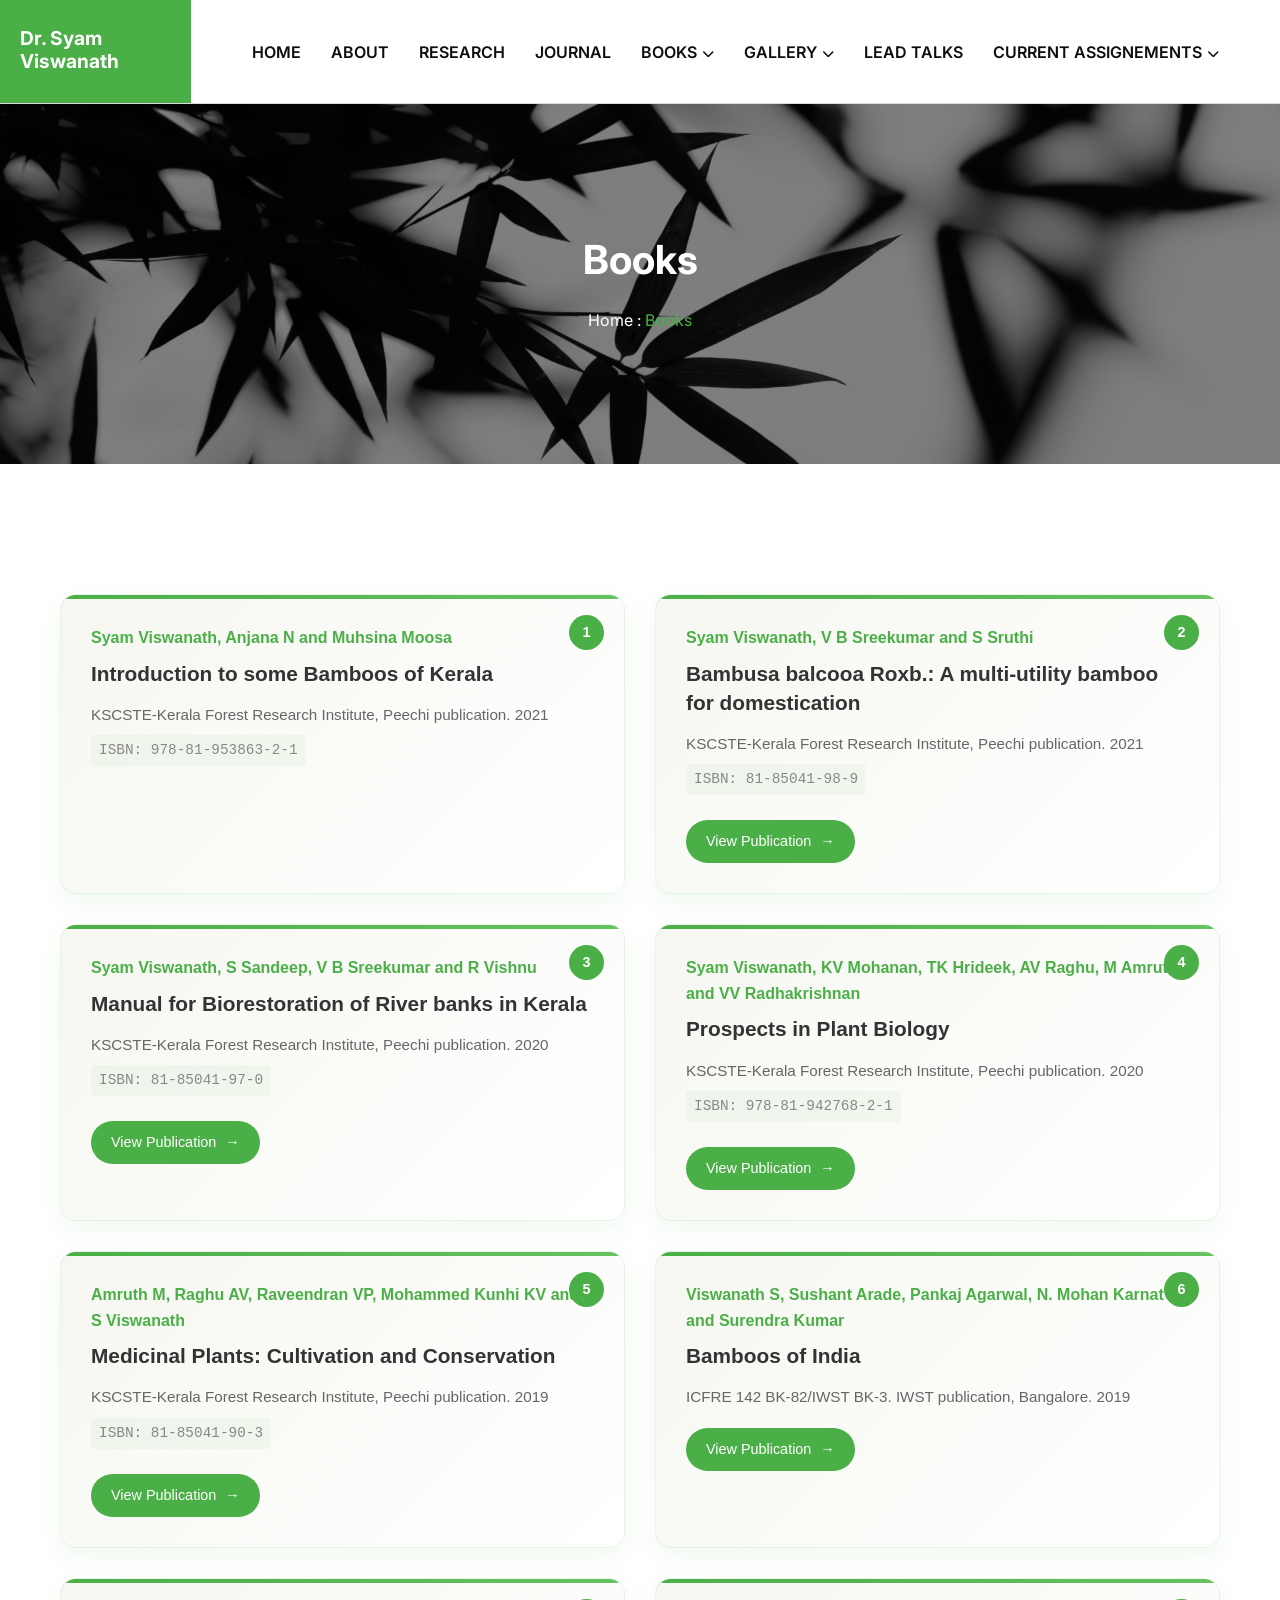
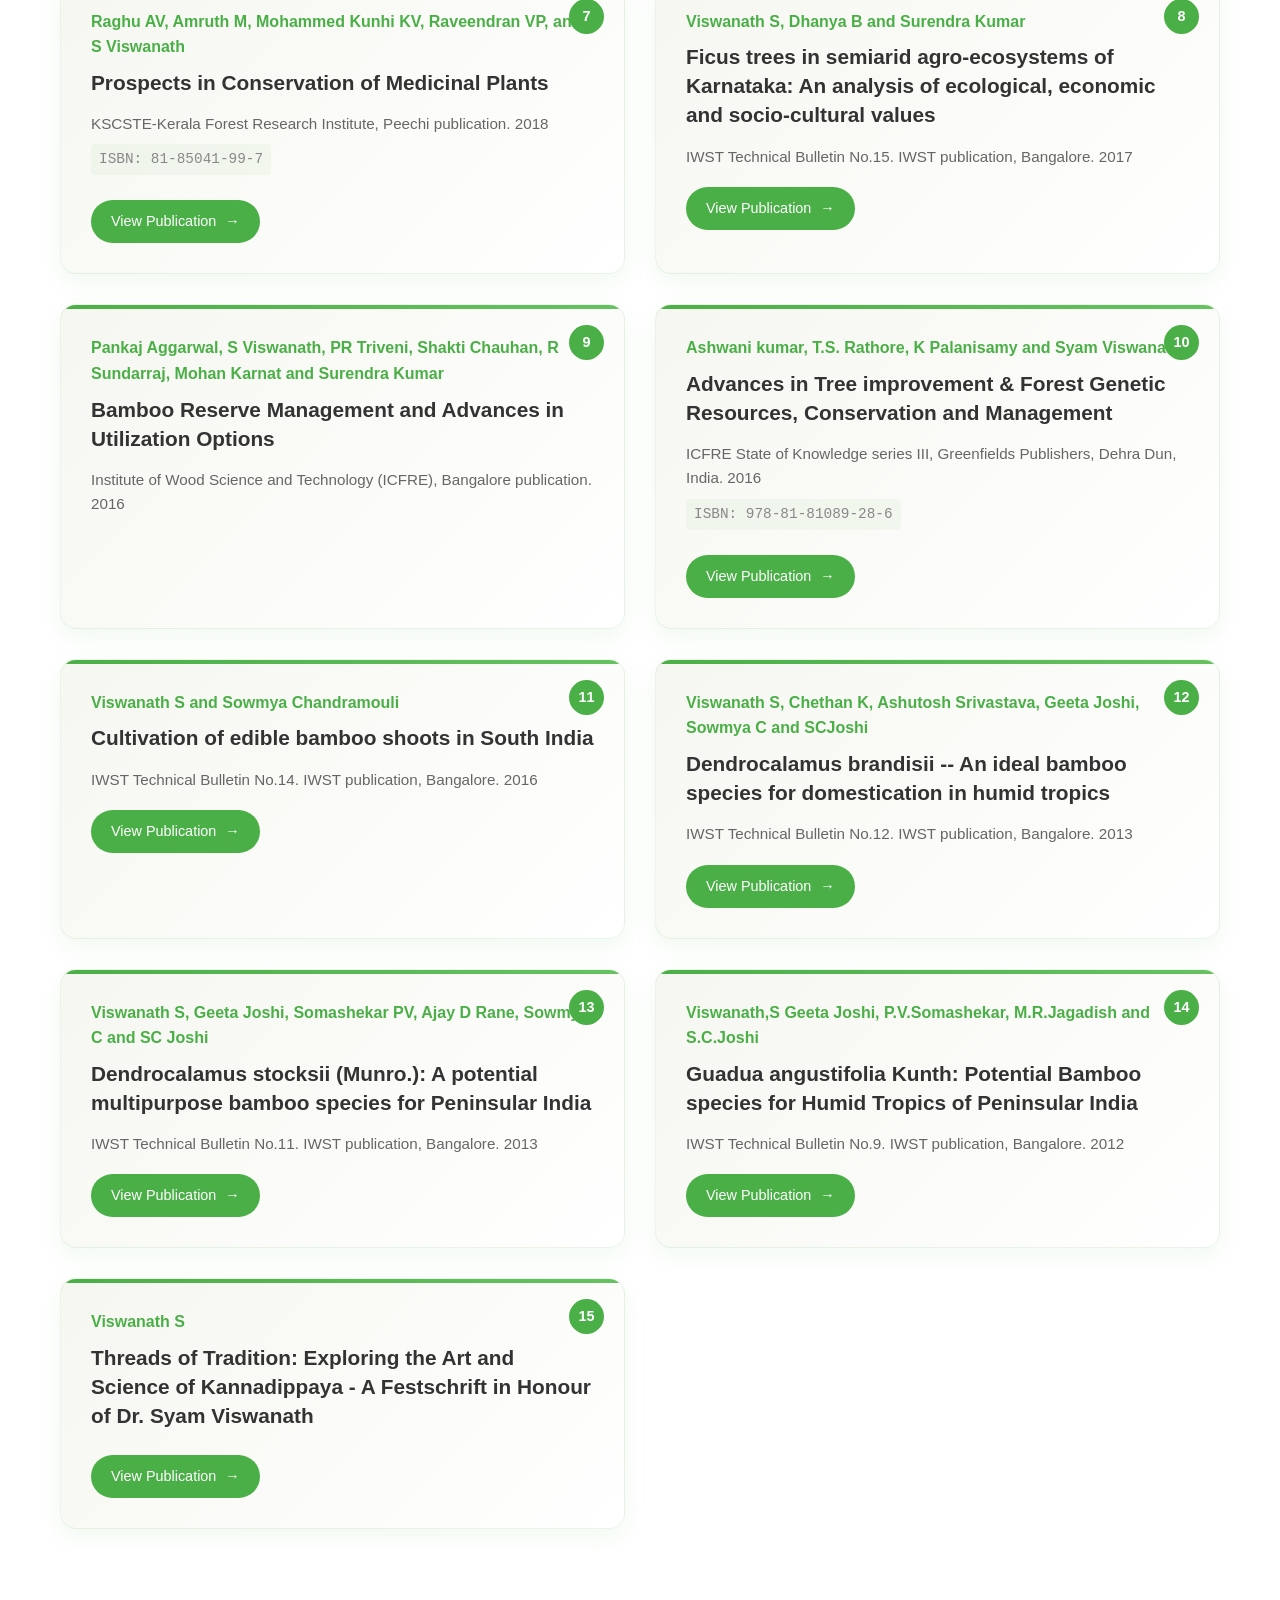
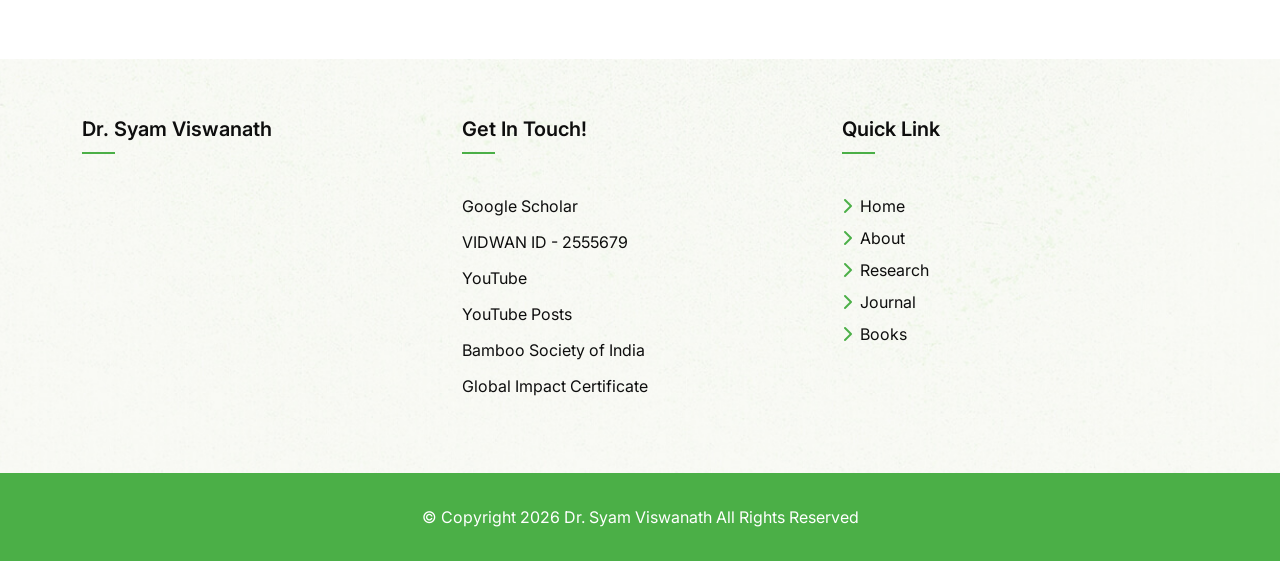
<file: books.html>
<!DOCTYPE html>
<html lang="en">

<head>
  <meta charset="UTF-8" />
  <meta http-equiv="X-UA-Compatible" content="IE=edge" />
  <meta name="viewport" content="width=device-width, initial-scale=1.0" />
  <!-- Primary Meta Tags -->
  <title>Books | Dr. Syam Viswanath</title>
  <meta name="description"
    content="Dr. Syam Viswanath, forestry scientist with 32+ years of research in ICFRE & KFRI. Expert in bamboo, sandalwood, and agroforestry. Published 140+ papers and mentored 25 Ph.D. scholars." />
  <meta name="keywords"
    content="Dr. Syam Viswanath, forestry scientist, bamboo cultivation, sandalwood propagation, agroforestry expert, forestry research India, Kerala Forest Research Institute, ICFRE scientist, forestry professor, bamboo researcher, agroforestry consultant, sandalwood expert, forestry publications, forestry keynote speaker" />

  <!-- Open Graph / Facebook -->
  <meta property="og:type" content="profile" />
  <meta property="og:title" content="Dr. Syam Viswanath - Forestry Scientist & Agroforestry Expert" />
  <meta property="og:description"
    content="Renowned forestry scientist with 32+ years of research in ICFRE & KFRI. Expert in bamboo, sandalwood, and agroforestry. Published 140+ research papers and guided 25 Ph.D. scholars." />
  <meta property="og:url" content="https://www.syamviswanath.com" />

  <!-- Twitter -->
  <meta name="twitter:card" content="summary" />
  <meta name="twitter:title" content="Dr. Syam Viswanath - Forestry Scientist & Agroforestry Expert" />
  <meta name="twitter:description"
    content="Forestry scientist, bamboo & sandalwood expert with 32+ years of research. Former Director of KFRI, published 140+ papers, guided 25 Ph.D. students." />
  <meta name="twitter:url" content="https://www.syamviswanath.com" />

  <!-- Favicon img -->
  <link rel="shortcut icon" href="" />
  <!-- Bootstarp min css -->
  <link rel="stylesheet" href="assets/css/bootstrap.min.css" />
  <!-- All min css -->
  <link rel="stylesheet" href="assets/css/all.min.css" />
  <!-- Swiper bundle min css -->
  <link rel="stylesheet" href="assets/css/swiper-bundle.min.css" />
  <!-- Magnigic popup css -->
  <link rel="stylesheet" href="assets/css/magnific-popup.css" />
  <!-- Animate css -->
  <link rel="stylesheet" href="assets/css/animate.css" />
  <!-- Nice select css -->
  <link rel="stylesheet" href="assets/css/nice-select.css" />
  <!-- Style css -->
  <link rel="stylesheet" href="assets/css/style.css" />
  <!-- Custom styles -->
  <link rel="stylesheet" href="assets/css/cstm-styles.css" />
  <link rel="stylesheet" href="assets/css/cstm-responsive.css" />
</head>

<body>
  <!-- Preloader area start -->
  <div id="loading">
    <div id="loading-center">
      <div id="loading-center-absolute">
        <div class="loading-icon text-center d-flex flex-column align-items-center justify-content-center">
          <img class="loading-logo" src="assets/images/preloader.svg" alt="icon" />
        </div>
      </div>
    </div>
  </div>
  <!-- Preloader area end -->

  <!-- Header area start here -->
  <header class="header header-one bor-bottom">
    <div class="header-section">
      <div class="d-flex justify-content-between align-items-center">
        <div class="header-one__item d-none d-xl-block">
          <div class="d-flex align-items-center">
            <div class="header-one__logo">
              <!-- <a href="./"><img src="assets/images/logo/logo-light.svg" alt="logo" /></a> -->
              <a href="./">
                <h4 class="logoText">Dr. Syam Viswanath</h4>
              </a>
            </div>
          </div>
        </div>
        <div class="header-one__item w-100">
          <div class="header-wrapper justify-content-center">
            <div class="logo-menu d-block d-xl-none">
              <a href="index.html" class="logo">
                <h4 class="logoText">Dr. Syam Viswanath</h4>
              </a>
            </div>
            <div class="header-bar d-xl-none">
              <span></span>
              <span></span>
              <span></span>
            </div>
            <ul class="main-menu">
              <li>
                <a href="./">HOME</a>
              </li>
              <li>
                <a href="about.html">ABOUT</a>
              </li>
              <li>
                <a id="mega-menu-btn" href="research.html">RESEARCH </a>
              </li>
              <li>
                <a href="journal.html">JOURNAL</a>
              </li>
              <!-- <li>
                  <a href="books.html">BOOKS</a>
                </li> -->
              <li>
                <a href="#">BOOKS <i class="fas fa-chevron-down"></i></a>
                <ul class="sub-menu">
                  <li><a href="books.html">BOOKS</a></li>
                  <li><a href="chapters.html">CHAPTERS</a></li>
                </ul>
              </li>
              <li>
                <a href="#">GALLERY <i class="fas fa-chevron-down"></i></a>
                <ul class="sub-menu">
                  <li><a href="gallery.html">IMAGES</a></li>
                  <li><a href="video-gallery.html">VIDEOS</a></li>
                </ul>
              </li>
              <li>
                <a href="lead-talks.html">LEAD TALKS</a>
              </li>
              <li>
                <a href="#">CURRENT ASSIGNEMENTS <i class="fas fa-chevron-down"></i></a>
                <ul class="sub-menu">
                  <li><a href="consultancies.html">CONSULTANCIES</a></li>
                  <li><a href="current-assignments.html">CURRENT ASSIGNMENTS</a></li>
                </ul>
              </li>
            </ul>
          </div>
        </div>
      </div>
    </div>
  </header>
  <!-- Header area end here -->

  <!--  -->

  <main>
    <!-- Page banner area start here -->
    <section class="page-banner bg-image pt-130 pb-130">
      <div class="container">
        <h2 class="wow fadeInUp" data-wow-duration="1.2s" data-wow-delay=".2s">Books</h2>
        <div class="breadcrumb-list wow fadeInUp" data-wow-duration="1.4s" data-wow-delay=".4s">
          <a href="index.html">Home :</a>
          <span class="primary-color">Books</span>
        </div>
      </div>
    </section>
    <!-- Page banner area end here -->

    <!--  -->

    <div class="books-container">
      <div class="bamboo-bg">
        <div class="bamboo-stem">
          <div class="bamboo-node"></div>
          <div class="bamboo-node"></div>
          <div class="bamboo-node"></div>
          <div class="bamboo-node"></div>
          <div class="bamboo-leaves"></div>
          <div class="bamboo-leaves"></div>
        </div>
        <div class="bamboo-stem">
          <div class="bamboo-node"></div>
          <div class="bamboo-node"></div>
          <div class="bamboo-node"></div>
        </div>
        <div class="bamboo-stem">
          <div class="bamboo-node"></div>
          <div class="bamboo-node"></div>
          <div class="bamboo-node"></div>
          <div class="bamboo-node"></div>
          <div class="bamboo-leaves"></div>
        </div>
        <div class="bamboo-stem">
          <div class="bamboo-node"></div>
          <div class="bamboo-node"></div>
        </div>
      </div>

      <div class="books-grid">
        <div class="book-card">
          <div class="book-number">1</div>
          <div class="book-authors">Syam Viswanath, Anjana N and Muhsina Moosa</div>
          <div class="book-title">Introduction to some Bamboos of Kerala</div>
          <div class="book-publication">KSCSTE-Kerala Forest Research Institute, Peechi publication. 2021</div>
          <div class="book-isbn">ISBN: 978-81-953863-2-1</div>
        </div>

        <div class="book-card">
          <div class="book-number">2</div>
          <div class="book-authors">Syam Viswanath, V B Sreekumar and S Sruthi</div>
          <div class="book-title">Bambusa balcooa Roxb.: A multi-utility bamboo for domestication</div>
          <div class="book-publication">KSCSTE-Kerala Forest Research Institute, Peechi publication. 2021</div>
          <div class="book-isbn">ISBN: 81-85041-98-9</div>
          <div>
            <a href="https://www.researchgate.net/publication/348325755_Bambusa_balcooa_Roxb_A_multi-utility_bamboo_for_domestication"
              target="_blank" class="book-link">View Publication
            </a>
          </div>
        </div>

        <div class="book-card">
          <div class="book-number">3</div>
          <div class="book-authors">Syam Viswanath, S Sandeep, V B Sreekumar and R Vishnu</div>
          <div class="book-title">Manual for Biorestoration of River banks in Kerala</div>
          <div class="book-publication">KSCSTE-Kerala Forest Research Institute, Peechi publication. 2020</div>
          <div class="book-isbn">ISBN: 81-85041-97-0</div>
          <div>
            <a href="https://www.researchgate.net/publication/348869974_MANUAL_FOR_BIORESTORATION_OF_RIVER_BANKS_IN_KERALA?_tp=eyJjb250ZXh0Ijp7ImZpcnN0UGFnZSI6InB1YmxpY2F0aW9uIiwicGFnZSI6InByb2ZpbGUifX0"
              target="_blank" class="book-link">View Publication
            </a>
          </div>
        </div>

        <div class="book-card">
          <div class="book-number">4</div>
          <div class="book-authors">
            Syam Viswanath, KV Mohanan, TK Hrideek, AV Raghu, M Amruth and VV Radhakrishnan
          </div>
          <div class="book-title">Prospects in Plant Biology</div>
          <div class="book-publication">KSCSTE-Kerala Forest Research Institute, Peechi publication. 2020</div>
          <div class="book-isbn">ISBN: 978-81-942768-2-1</div>
          <div>
            <a href="https://www.researchgate.net/publication/349029132_Prospects_in_Plant_Biology" target="_blank"
              class="book-link">View Publication
            </a>
          </div>
        </div>

        <div class="book-card">
          <div class="book-number">5</div>
          <div class="book-authors">Amruth M, Raghu AV, Raveendran VP, Mohammed Kunhi KV and S Viswanath</div>
          <div class="book-title">Medicinal Plants: Cultivation and Conservation</div>
          <div class="book-publication">KSCSTE-Kerala Forest Research Institute, Peechi publication. 2019</div>
          <div class="book-isbn">ISBN: 81-85041-90-3</div>
          <div>
            <a href="https://www.researchgate.net/publication/349862916_Medicinal_Plants_Cultivation_and_Conservation"
              target="_blank" class="book-link">View Publication
            </a>
          </div>
        </div>

        <div class="book-card">
          <div class="book-number">6</div>
          <div class="book-authors">
            Viswanath S, Sushant Arade, Pankaj Agarwal, N. Mohan Karnat and Surendra Kumar
          </div>
          <div class="book-title">Bamboos of India</div>
          <div class="book-publication">ICFRE 142 BK-82/IWST BK-3. IWST publication, Bangalore. 2019</div>
          <a href="https://www.researchgate.net/publication/334559468_Bamboos_of_India" target="_blank"
            class="book-link">View Publication</a>
        </div>

        <div class="book-card">
          <div class="book-number">7</div>
          <div class="book-authors">Raghu AV, Amruth M, Mohammed Kunhi KV, Raveendran VP, and S Viswanath</div>
          <div class="book-title">Prospects in Conservation of Medicinal Plants</div>
          <div class="book-publication">KSCSTE-Kerala Forest Research Institute, Peechi publication. 2018</div>
          <div class="book-isbn">ISBN: 81-85041-99-7</div>
          <div>
            <a href="https://www.researchgate.net/publication/333755197_Prospects_in_conservation_of_Medicinal_Plants"
              target="_blank" class="book-link">View Publication</a>
          </div>
        </div>

        <div class="book-card">
          <div class="book-number">8</div>
          <div class="book-authors">Viswanath S, Dhanya B and Surendra Kumar</div>
          <div class="book-title">
            Ficus trees in semiarid agro-ecosystems of Karnataka: An analysis of ecological, economic and
            socio-cultural values
          </div>
          <div class="book-publication">IWST Technical Bulletin No.15. IWST publication, Bangalore. 2017</div>
          <a href="https://www.researchgate.net/publication/316987343_Ficus_trees_in_semiarid_agro-ecosystems_of_Karnataka_An_anaysis_of_ecological_economic_and_socio-cultural_values#fullTextFileContent"
            target="_blank" class="book-link">View Publication</a>
        </div>

        <div class="book-card">
          <div class="book-number">9</div>
          <div class="book-authors">
            Pankaj Aggarwal, S Viswanath, PR Triveni, Shakti Chauhan, R Sundarraj, Mohan Karnat and Surendra Kumar
          </div>
          <div class="book-title">Bamboo Reserve Management and Advances in Utilization Options</div>
          <div class="book-publication">
            Institute of Wood Science and Technology (ICFRE), Bangalore publication. 2016
          </div>
        </div>

        <div class="book-card">
          <div class="book-number">10</div>
          <div class="book-authors">Ashwani kumar, T.S. Rathore, K Palanisamy and Syam Viswanath</div>
          <div class="book-title">
            Advances in Tree improvement & Forest Genetic Resources, Conservation and Management
          </div>
          <div class="book-publication">
            ICFRE State of Knowledge series III, Greenfields Publishers, Dehra Dun, India. 2016
          </div>
          <div class="book-isbn">ISBN: 978-81-81089-28-6</div>
          <div>
            <a href="https://www.researchgate.net/publication/312595914_Advances_in_Tree_Improvement_and_Forest_Genetic_Resources_Conservation_and_Management"
              target="_blank" class="book-link">View Publication
            </a>
          </div>
        </div>

        <div class="book-card">
          <div class="book-number">11</div>
          <div class="book-authors">Viswanath S and Sowmya Chandramouli</div>
          <div class="book-title">Cultivation of edible bamboo shoots in South India</div>
          <div class="book-publication">IWST Technical Bulletin No.14. IWST publication, Bangalore. 2016</div>
          <a href="https://www.researchgate.net/publication/312023892_Cultivation_prospects_of_edible_bamboo_shoots_in_South_India"
            target="_blank" class="book-link">View Publication</a>
        </div>

        <div class="book-card">
          <div class="book-number">12</div>
          <div class="book-authors">
            Viswanath S, Chethan K, Ashutosh Srivastava, Geeta Joshi, Sowmya C and SCJoshi
          </div>
          <div class="book-title">
            Dendrocalamus brandisii -- An ideal bamboo species for domestication in humid tropics
          </div>
          <div class="book-publication">IWST Technical Bulletin No.12. IWST publication, Bangalore. 2013</div>
          <a href="https://www.researchgate.net/publication/312024216_Dendrocalamus_brandisii_Munro_Kurz_An_ideal_bamboo_species_for_domestication_in_humid_tropics#:~:text=Dendrocalamus%20brandisii%20is%20recognized%20as,tropics%20(Anonymous%2C%202005)"
            target="_blank" class="book-link">View Publication</a>
        </div>

        <div class="book-card">
          <div class="book-number">13</div>
          <div class="book-authors">Viswanath S, Geeta Joshi, Somashekar PV, Ajay D Rane, Sowmya C and SC Joshi</div>
          <div class="book-title">
            Dendrocalamus stocksii (Munro.): A potential multipurpose bamboo species for Peninsular India
          </div>
          <div class="book-publication">IWST Technical Bulletin No.11. IWST publication, Bangalore. 2013</div>
          <a href="https://www.researchgate.net/publication/305809577_Dendrocalamus_stocksii_Munro_A_Potential_Multipurpose_Bamboo_Species_for_Peninsular_India"
            target="_blank" class="book-link">View Publication</a>
        </div>

        <div class="book-card">
          <div class="book-number">14</div>
          <div class="book-authors">Viswanath,S Geeta Joshi, P.V.Somashekar, M.R.Jagadish and S.C.Joshi</div>
          <div class="book-title">
            Guadua angustifolia Kunth: Potential Bamboo species for Humid Tropics of Peninsular India
          </div>
          <div class="book-publication">IWST Technical Bulletin No.9. IWST publication, Bangalore. 2012</div>
          <a href="https://www.researchgate.net/publication/312023803_Guadua_angustifolia_Kunth_POTENTIAL_BAMBOO_SPECIES_FOR_HUMID_TROPICS_OF_PENINSULAR_INDIA"
            target="_blank" class="book-link">View Publication</a>
        </div>
        <div class="book-card">
          <div class="book-number">15</div>
          <div class="book-authors">Viswanath S</div>
          <div class="book-title">
            Threads of Tradition: Exploring the Art and Science of Kannadippaya - A Festschrift in Honour of Dr. Syam
            Viswanath
          </div>
          <!-- <div class="book-publication">
            Courtyard Koota, 2024
          </div> -->
          <div>
            <a href="https://courtyardkoota.com/wp-content/uploads/2024/09/Kannadippaya-Book-.pdf" target="_blank"
              class="book-link">View Publication
            </a>
          </div>
        </div>
      </div>
    </div>
  </main>

  <!--  -->

  <!-- Footer area start here -->
  <footer class="footer bg-image" data-background="assets/images/bg/footer-bg.jpg">
    <div class="container">
      <div class="pt-65 pb-65">
        <div class="row g-4">
          <div class="col-xl-4 col-md-6 wow fadeInUp" data-wow-duration="1.2s" data-wow-delay=".2s">
            <div class="footer__item">
              <div class="footer__item-title">
                <h4>Dr. Syam Viswanath</h4>
                <span class="footer__item-title-line"></span><span class="footer__item-title-line2"></span>
              </div>
            </div>
          </div>
          <div class="col-xl-4 col-md-6 wow fadeInUp" data-wow-duration="1.4s" data-wow-delay=".4s">
            <div class="footer__item">
              <div class="footer__item-title">
                <h4>Get in touch!</h4>
                <span class="footer__item-title-line"></span><span class="footer__item-title-line2"></span>
              </div>
              <ul>
                <li class="pb-2">
                  <a href="https://scholar.google.com/citations?hl=en&user=MOyHR7YAAAAJ" target="_blank">Google
                    Scholar</a>
                </li>
                <li class="pb-2">
                  <a href="https://vidwan.inflibnet.ac.in/profile/255679" target="_blank">VIDWAN ID - 2555679</a>
                </li>
                <li class="pb-2">
                  <a href="https://www.youtube.com/@sviswanath7087" target="_blank">YouTube</a>
                </li>
                <li class="pb-2">
                  <a href="https://www.youtube.com/@sviswanath7087/posts" target="_blank">YouTube Posts</a>
                </li>
                <li class="pb-2">
                  <a href="https://bamboosocietyofindia.com/products-services-of-our-members/dr-syam-viswanath/"
                    target="_blank">Bamboo Society of India</a>
                </li>
                <li class="pb-2">
                  <a href="https://www.adscientificindex.com/scientist-print/440821/" target="_blank">Global Impact
                    Certificate</a>
                </li>
              </ul>
            </div>
          </div>
          <div class="col-xl-4 col-md-6 wow fadeInUp" data-wow-duration="1.6s" data-wow-delay=".6s">
            <div class="footer__item">
              <div class="footer__item-title">
                <h4>Quick Link</h4>
                <span class="footer__item-title-line"></span><span class="footer__item-title-line2"></span>
              </div>
              <ul>
                <li class="pb-1">
                  <a href="./"><i class="fa-solid fa-chevron-right pe-1 primary-color"></i> Home </a>
                </li>
                <li class="pb-1">
                  <a href="about.html"><i class="fa-solid fa-chevron-right pe-1 primary-color"></i> About </a>
                </li>
                <li class="pb-1">
                  <a href="research.html"><i class="fa-solid fa-chevron-right pe-1 primary-color"></i> Research </a>
                </li>
                <li class="pb-1">
                  <a href="journal.html"><i class="fa-solid fa-chevron-right pe-1 primary-color"></i> Journal </a>
                </li>
                <li>
                  <a href="books.html"><i class="fa-solid fa-chevron-right pe-1 primary-color"></i> Books </a>
                </li>
              </ul>
            </div>
          </div>
        </div>
      </div>
    </div>
    <div class="footer__copyright">
      <p>
        &copy; Copyright
        <script>
          document.write(/\d{4}/.exec(Date())[0]);
        </script>
        <a href="./">Dr. Syam Viswanath</a> All Rights Reserved
      </p>
    </div>
  </footer>
  <!-- Footer area end here -->

  <!-- Back to top area start here -->
  <div class="scroll-up">
    <svg class="scroll-circle svg-content" width="100%" height="100%" viewBox="-1 -1 102 102">
      <path d="M50,1 a49,49 0 0,1 0,98 a49,49 0 0,1 0,-98" />
    </svg>
  </div>
  <!-- Back to top area end here -->

  <!-- Jquery 3. 7. 1 Min Js -->
  <script src="assets/js/jquery-3.7.1.min.js"></script>
  <!-- Bootstrap min Js -->
  <script src="assets/js/bootstrap.min.js"></script>
  <!-- Swiper bundle min Js -->
  <script src="assets/js/swiper-bundle.min.js"></script>
  <!-- Counterup min Js -->
  <script src="assets/js/jquery.counterup.min.js"></script>
  <!-- Wow min Js -->
  <script src="assets/js/wow.min.js"></script>
  <!-- Magnific popup min Js -->
  <script src="assets/js/magnific-popup.min.js"></script>
  <!-- Nice select min Js -->
  <script src="assets/js/nice-select.min.js"></script>
  <!-- Isotope pkgd min Js -->
  <script src="assets/js/isotope.pkgd.min.js"></script>
  <!-- Waypoints Js -->
  <script src="assets/js/jquery.waypoints.js"></script>
  <!-- Script Js -->
  <script src="assets/js/script.js"></script>
</body>

</html>
</file>
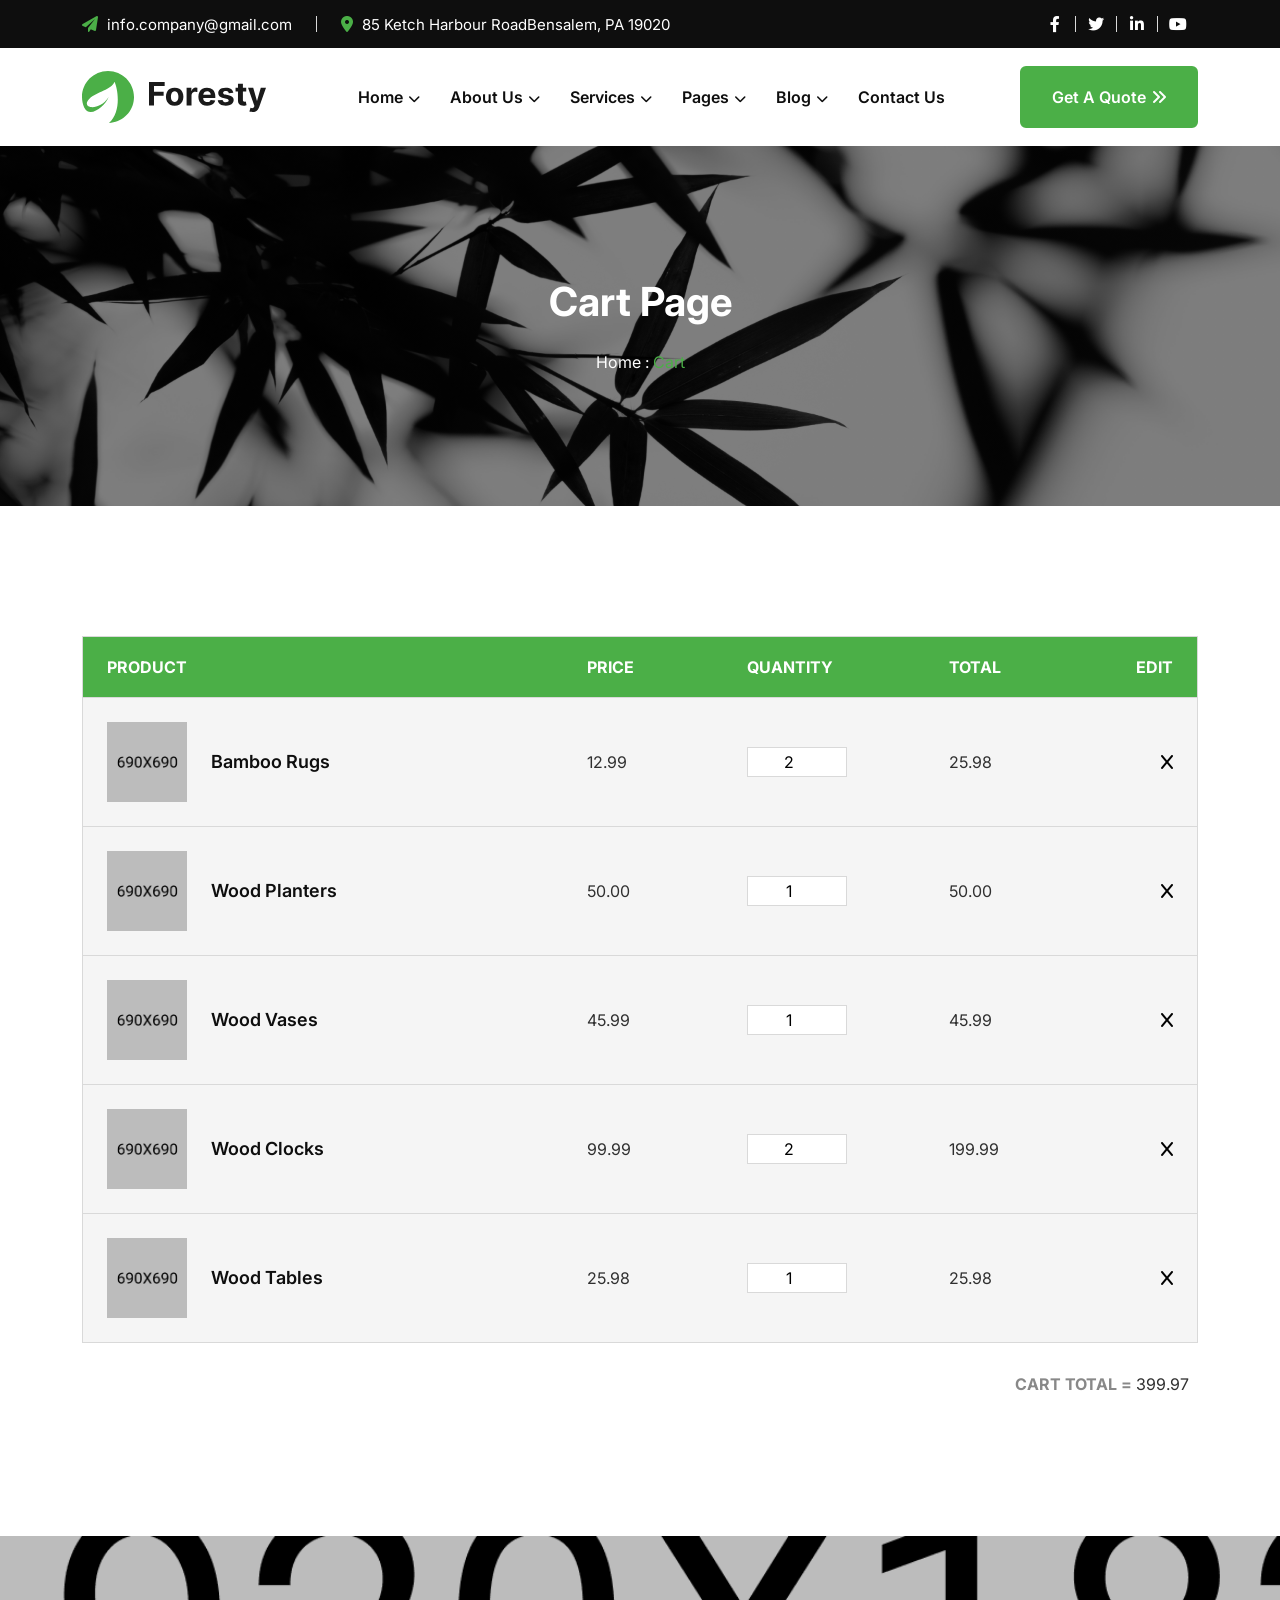
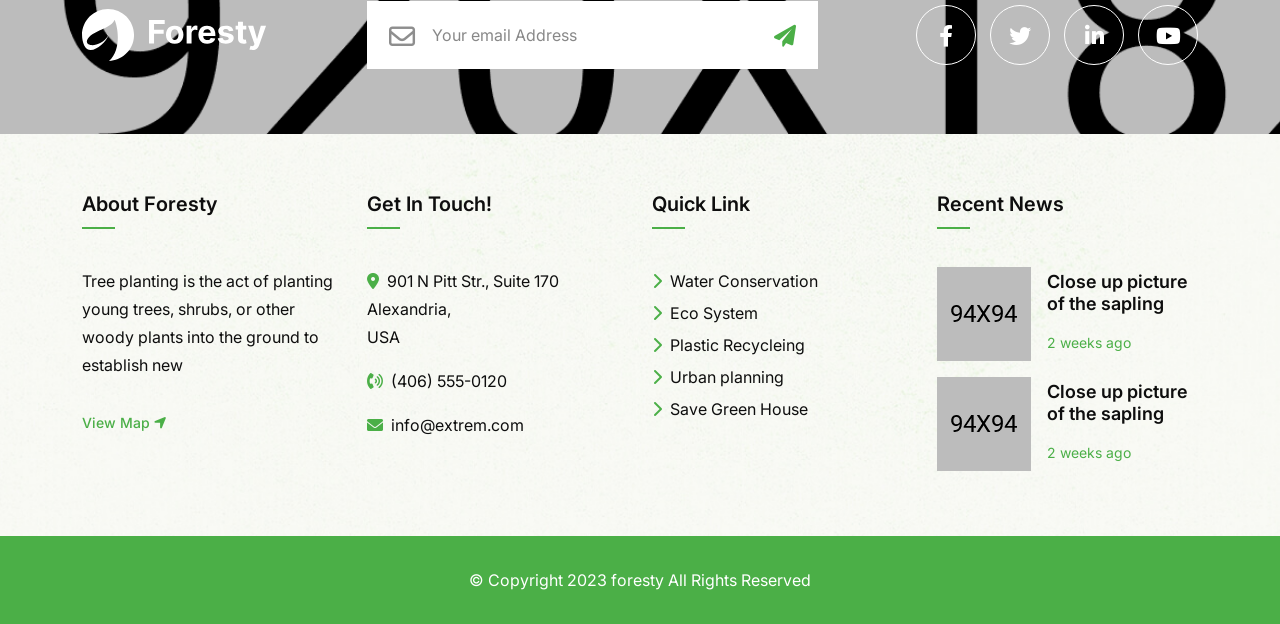
<file: cart.html>
<!DOCTYPE html>
<html lang="en">

<head>
    <meta charset="UTF-8">
    <meta http-equiv="X-UA-Compatible" content="IE=edge">
    <meta name="viewport" content="width=device-width, initial-scale=1.0">
    <title>Foresty - Ecology and Environment Template</title>
    <!-- Favicon img -->
    <link rel="shortcut icon" href="assets/images/favicon.png">
    <!-- Bootstarp min css -->
    <link rel="stylesheet" href="assets/css/bootstrap.min.css">
    <!-- All min css -->
    <link rel="stylesheet" href="assets/css/all.min.css">
    <!-- Swiper bundle min css -->
    <link rel="stylesheet" href="assets/css/swiper-bundle.min.css">
    <!-- Magnigic popup css -->
    <link rel="stylesheet" href="assets/css/magnific-popup.css">
    <!-- Animate css -->
    <link rel="stylesheet" href="assets/css/animate.css">
    <!-- Nice select css -->
    <link rel="stylesheet" href="assets/css/nice-select.css">
    <!-- Style css -->
    <link rel="stylesheet" href="assets/css/style.css">
</head>

<body>

    <!-- Preloader area start -->
    <div id="loading">
        <div id="loading-center">
            <div id="loading-center-absolute">
                <div class="loading-icon text-center d-flex flex-column align-items-center justify-content-center">
                    <img class="loading-logo" src="assets/images/preloader.svg" alt="icon">
                </div>
            </div>
        </div>
    </div>
    <!-- Preloader area end -->

    <!-- Header area start here -->
    <header class="header">
        <div class="header-top d-none d-lg-block">
            <div class="container">
                <div class="header-top-wrp">
                    <ul class="info">
                        <li><i class="fa-solid fa-paper-plane"></i> <a href="#0">info.company@gmail.com</a></li>
                        <li class="bor-left ms-4 ps-4"><i class="fa-solid fa-location-dot"></i> <a href="#0">85 Ketch
                                Harbour RoadBensalem, PA 19020</a>
                        </li>
                    </ul>
                    <ul class="link-info">
                        <li class="bor-right"><a href="#0"><i class="fa-brands fa-facebook-f"></i></a></li>
                        <li class="bor-right"><a href="#0"><i class="fa-brands fa-twitter"></i></a></li>
                        <li class="bor-right"><a href="#0"><i class="fa-brands fa-linkedin-in"></i></a></li>
                        <li><a href="#0"><i class="fa-brands fa-youtube"></i></a></li>
                    </ul>
                </div>
            </div>
        </div>
        <div class="header-section">
            <div class="container">
                <div class="header-wrapper">
                    <div class="logo-menu">
                        <a href="index.html" class="logo">
                            <img src="assets/images/logo/logo.svg" alt="logo">
                        </a>
                    </div>
                    <div class="header-bar d-xl-none">
                        <span></span>
                        <span></span>
                        <span></span>
                    </div>
                    <ul class="main-menu">
                        <li>
                            <a href="#">Home <i class="fas fa-chevron-down"></i></a>
                            <ul class="sub-menu">
                                <li><a href="index.html">Environmental One</a></li>
                                <li><a href="index-2.html">Environmental Two</a></li>
                                <li><a href="index-3.html">Environmental Three</a></li>
                                <li><a href="index-4.html">Animal Protection Zoo</a></li>
                                <li><a href="index-5.html">Environmental NGO</a></li>
                            </ul>
                        </li>
                        <li>
                            <a href="#">About Us <i class="fas fa-chevron-down"></i></a>
                            <ul class="sub-menu">
                                <li><a href="about.html">About One</a></li>
                                <li><a href="about-2.html">About Two</a></li>
                            </ul>
                        </li>
                        <li>
                            <a href="#">Services <i class="fas fa-chevron-down"></i></a>
                            <ul class="sub-menu">
                                <li><a href="service.html">Service One</a></li>
                                <li><a href="service-2.html">Service Two</a></li>
                                <li><a href="service-single.html">Service Details</a></li>
                            </ul>
                        </li>
                        <li>
                            <a id="mega-menu-btn" href="#">Pages <i class="fas fa-chevron-down"></i></a>
                            <ul class="sub-menu">
                                <li class="d-block d-xl-none"><a href="project.html">Our Project 01</a></li>
                                <li class="d-block d-xl-none"><a href="project-2.html">Our Project 02</a></li>
                                <li class="d-block d-xl-none"><a href="project-single.html">Project Details</a></li>
                                <li class="d-block d-xl-none"><a href="donation.html">Donation 01</a></li>
                                <li class="d-block d-xl-none"><a href="donation-2.html">Donation 02</a></li>
                                <li class="d-block d-xl-none"><a href="donation-single.html">Donation Details</a></li>
                                <li class="d-block d-xl-none"><a href="event.html">Events 01</a></li>
                                <li class="d-block d-xl-none"><a href="event-2.html">Events 01</a></li>
                                <li class="d-block d-xl-none"><a href="event-single.html">Events Details</a></li>
                                <li class="d-block d-xl-none"><a href="shop.html">Shop</a></li>
                                <li class="d-block d-xl-none"><a href="shop-single.html">Shop Details</a></li>
                                <li class="d-block d-xl-none"><a href="cart.html">Cart</a></li>
                                <li class="d-block d-xl-none"><a href="checkout.html">Checkout</a></li>
                                <li class="d-block d-xl-none"><a href="team.html">Our Teams 01</a></li>
                                <li class="d-block d-xl-none"><a href="team-2.html">Our Teams 02</a></li>
                                <li class="d-block d-xl-none"><a href="team-single.html">Our Teams Details</a></li>
                                <li class="d-block d-xl-none"><a href="faq.html">FAQ</a></li>
                                <li class="d-block d-xl-none"><a href="login.html">Login / Register</a></li>
                                <li class="d-block d-xl-none"><a href="error.html">404 Error</a></li>
                            </ul>
                        </li>
                        <li>
                            <a href="#">Blog <i class="fas fa-chevron-down"></i></a>
                            <ul class="sub-menu">
                                <li class="sub_menu_wrp d-none d-xl-block"><a href="#">Blog Grid <i
                                            class="fas fa-chevron-right float-end"></i></a>
                                    <ul class="sub_sub_menu">
                                        <li><a href="blog-2.html">2 Columns</a></li>
                                        <li><a href="blog-3.html">3 Columns</a></li>
                                    </ul>
                                </li>
                                <li class="d-block d-xl-none"><a href="blog-2.html">Blog Grid One</a></li>
                                <li class="d-block d-xl-none"><a href="blog-3.html">Blog Grid Two</a></li>
                                <li class="sub_menu_wrp d-none d-xl-block"><a href="#">Blog Standard <i
                                            class="fas fa-chevron-right float-end"></i></a>
                                    <ul class="sub_sub_menu">
                                        <li><a href="blog-left.html">Left SideBar</a></li>
                                        <li><a href="blog.html">Right SideBar</a></li>
                                    </ul>
                                </li>
                                <li class="d-block d-xl-none"><a href="blog.html">Blog Standard One</a></li>
                                <li class="d-block d-xl-none"><a href="blog-left.html">Blog Standard Two</a></li>
                                <li class="sub_menu_wrp d-none d-xl-block"><a href="#">Blog Details <i
                                            class="fas fa-chevron-right float-end"></i></a>
                                    <ul class="sub_sub_menu">
                                        <li><a href="blog-single-left.html">Left SideBar</a></li>
                                        <li><a href="blog-single.html">Right SideBar</a></li>
                                    </ul>
                                </li>
                                <li class="d-block d-xl-none"><a href="blog-single.html">Blog Details</a></li>
                            </ul>
                        </li>
                        <li>
                            <a href="contact.html">Contact Us</a>
                        </li>
                        <li class="m-0 menu-btn">
                            <a href="contact.html"><span>Get a quote</span> <i class="fa-solid fa-angles-right"></i></a>
                        </li>
                    </ul>
                    <!-- Mega menu area start here -->
                    <div class="mega-menu-area d-none d-xl-block">
                        <div class="container">
                            <div class="mega-menu">
                                <div class="row g-4 justify-content-between">
                                    <div class="col-md-2">
                                        <div class="mega-menu__item">
                                            <h5 class="primary-color">Our Project</h5>
                                            <ul>
                                                <li><a href="project.html">Our Project 01</a></li>
                                                <li><a href="project-2.html">Our Project 02</a></li>
                                                <li><a href="project-single.html">Project Details</a></li>
                                            </ul>
                                        </div>
                                    </div>
                                    <div class="col-md-2">
                                        <div class="mega-menu__item">
                                            <h5 class="primary-color">Donation</h5>
                                            <ul>
                                                <li><a href="donation.html">Donation 01</a></li>
                                                <li><a href="donation-2.html">Donation 02</a></li>
                                                <li><a href="donation-single.html">Donation Details</a></li>
                                            </ul>
                                        </div>
                                    </div>
                                    <div class="col-md-2">
                                        <div class="mega-menu__item">
                                            <h5 class="primary-color">Our Events</h5>
                                            <ul>
                                                <li><a href="event.html">Events 01</a></li>
                                                <li><a href="event-2.html">Events 02</a></li>
                                                <li><a href="event-single.html">Events Details</a></li>
                                            </ul>
                                        </div>
                                    </div>
                                    <div class="col-md-2">
                                        <div class="mega-menu__item">
                                            <h5 class="primary-color">Our Shop</h5>
                                            <ul>
                                                <li><a href="shop.html">Shop Page</a></li>
                                                <li><a href="shop-single.html">Shop Details</a></li>
                                                <li><a href="cart.html">Cart</a></li>
                                                <li><a href="checkout.html">Checkout</a></li>
                                            </ul>
                                        </div>
                                    </div>
                                    <div class="col-md-2">
                                        <div class="mega-menu__item">
                                            <h5 class="primary-color">Team Members</h5>
                                            <ul>
                                                <li><a href="team.html">Our Teams 01</a></li>
                                                <li><a href="team-2.html">Our Teams 02</a></li>
                                                <li><a href="team-single.html">Team Details</a></li>
                                            </ul>
                                        </div>
                                    </div>
                                    <div class="col-md-2">
                                        <div class="mega-menu__item float-end">
                                            <h5 class="primary-color">More Pages</h5>
                                            <ul>
                                                <li><a href="faq.html">FAQ</a></li>
                                                <li><a href="login.html">Login / Register</a></li>
                                                <li><a href="error.html">404 Error</a></li>
                                            </ul>
                                        </div>
                                    </div>
                                </div>
                            </div>
                        </div>
                    </div>
                    <!-- Mega menu area end here -->
                </div>
            </div>
        </div>
    </header>
    <!-- Header area end here -->

    <main>
        <!-- Page banner area start here -->
        <section class="page-banner bg-image pt-130 pb-130">
            <div class="container">
                <h2 class="wow fadeInUp" data-wow-duration="1.2s" data-wow-delay=".2s">Cart Page</h2>
                <div class="breadcrumb-list wow fadeInUp" data-wow-duration="1.4s" data-wow-delay=".4s">
                    <a href="index.html">Home :</a>
                    <span class="primary-color">Cart</span>
                </div>
            </div>
        </section>
        <!-- Page banner area end here -->

        <!-- cart page area start here -->
        <section class="cart-page pt-130 pb-130">
            <div class="container">

                <div class="shopping-cart bor sub-bg">

                    <div
                        class="column-labels py-3 px-4 d-flex justify-content-between align-items-center fw-bold text-white text-uppercase">
                        <label class="product-details">Product</label>
                        <label class="product-price">Price</label>
                        <label class="product-quantity">Quantity</label>
                        <label class="product-line-price">Total</label>
                        <label class="product-removal">Edit</label>
                    </div>

                    <div class="product p-4 bor-top bor-bottom d-flex justify-content-between align-items-center">
                        <div class="product-details d-flex align-items-center">
                            <img src="assets/images/shop/01.jpg" alt="image">
                            <h4 class="ps-4 text-capitalize">Bamboo Rugs</h4>
                        </div>
                        <div class="product-price">12.99</div>
                        <div class="product-quantity">
                            <input type="number" value="2" min="1">
                        </div>
                        <div class="product-line-price">25.98</div>
                        <div class="product-removal">
                            <button class="remove-product">
                                <i class="fa-solid fa-x heading-color"></i>
                            </button>
                        </div>
                    </div>

                    <div class="product p-4 bor-bottom d-flex justify-content-between align-items-center">
                        <div class="product-details d-flex align-items-center">
                            <img src="assets/images/shop/02.jpg" alt="image">
                            <h4 class="ps-4 text-capitalize">Wood Planters</h4>
                        </div>
                        <div class="product-price">50.00</div>
                        <div class="product-quantity">
                            <input type="number" value="1" min="1">
                        </div>

                        <div class="product-line-price">50.00</div>
                        <div class="product-removal">
                            <button class="remove-product">
                                <i class="fa-solid fa-x heading-color"></i>
                            </button>
                        </div>
                    </div>
                    <div class="product p-4 bor-bottom d-flex justify-content-between align-items-center">
                        <div class="product-details d-flex align-items-center">
                            <img src="assets/images/shop/03.jpg" alt="image">
                            <h4 class="ps-4 text-capitalize">Wood Vases</h4>
                        </div>
                        <div class="product-price">45.99</div>
                        <div class="product-quantity">
                            <input type="number" value="1" min="1">
                        </div>

                        <div class="product-line-price">45.99</div>
                        <div class="product-removal">
                            <button class="remove-product">
                                <i class="fa-solid fa-x heading-color"></i>
                            </button>
                        </div>
                    </div>
                    <div class="product p-4 bor-bottom d-flex justify-content-between align-items-center">
                        <div class="product-details d-flex align-items-center">
                            <img src="assets/images/shop/04.jpg" alt="image">
                            <h4 class="ps-4 text-capitalize">Wood Clocks</h4>
                        </div>
                        <div class="product-price">99.99</div>
                        <div class="product-quantity">
                            <input type="number" value="2" min="1">
                        </div>

                        <div class="product-line-price">199.99</div>
                        <div class="product-removal">
                            <button class="remove-product">
                                <i class="fa-solid fa-x heading-color"></i>
                            </button>
                        </div>
                    </div>
                    <div class="product p-4 d-flex justify-content-between align-items-center">
                        <div class="product-details d-flex align-items-center">
                            <img src="assets/images/shop/02.jpg" alt="image">
                            <h4 class="ps-4 text-capitalize">Wood Tables</h4>
                        </div>
                        <div class="product-price">25.98</div>
                        <div class="product-quantity">
                            <input type="number" value="1" min="1">
                        </div>
                        <div class="product-line-price">25.98</div>
                        <div class="product-removal">
                            <button class="remove-product">
                                <i class="fa-solid fa-x heading-color"></i>
                            </button>
                        </div>
                    </div>

                    <div class="totals">
                        <div class="totals-item theme-color float-end mt-20">
                            <span class="fw-bold text-uppercase py-2">cart total =</span>
                            <div class="totals-value d-inline py-2 pe-2" id="cart-subtotal">399.97</div>
                        </div>
                    </div>

                </div>
                <!-- shopping-cart-mobile -->
                <div class="shopping-cart mobile-view bor sub-bg">

                    <div class="product p-4 bor-top bor-bottom">
                        <div class="product-details d-flex align-items-center">
                            <img src="assets/images/shop/01.jpg" alt="image">
                            <h4 class="ps-4 text-capitalize">Wood Toys</h4>
                        </div>
                        <div class="product-price">12.99</div>
                        <div class="product-quantity">
                            <input type="number" value="2" min="1">
                        </div>
                        <div class="product-line-price">25.98</div>
                        <div class="product-removal">
                            <button class="remove-product">
                                <i class="fa-solid fa-x heading-color"></i>
                            </button>
                        </div>
                    </div>

                    <div class="product p-4 bor-bottom">
                        <div class="product-details d-flex align-items-center">
                            <img src="assets/images/shop/02.jpg" alt="image">
                            <h4 class="ps-4 text-capitalize">Bamboo Lanterns</h4>
                        </div>
                        <div class="product-price">50.00</div>
                        <div class="product-quantity">
                            <input type="number" value="1" min="1">
                        </div>

                        <div class="product-line-price">50.00</div>
                        <div class="product-removal">
                            <button class="remove-product">
                                <i class="fa-solid fa-x heading-color"></i>
                            </button>
                        </div>
                    </div>
                    <div class="product p-4 bor-bottom">
                        <div class="product-details d-flex align-items-center">
                            <img src="assets/images/shop/03.jpg" alt="image">
                            <h4 class="ps-4 text-capitalize">Wood Vases</h4>
                        </div>
                        <div class="product-price">45.99</div>
                        <div class="product-quantity">
                            <input type="number" value="1" min="1">
                        </div>

                        <div class="product-line-price">45.99</div>
                        <div class="product-removal">
                            <button class="remove-product">
                                <i class="fa-solid fa-x heading-color"></i>
                            </button>
                        </div>
                    </div>
                    <div class="product p-4 bor-bottom">
                        <div class="product-details d-flex align-items-center">
                            <img src="assets/images/shop/04.jpg" alt="image">
                            <h4 class="ps-4 text-capitalize">Bamboo Baskets</h4>
                        </div>
                        <div class="product-price">99.99</div>
                        <div class="product-quantity">
                            <input type="number" value="2" min="1">
                        </div>

                        <div class="product-line-price">199.99</div>
                        <div class="product-removal">
                            <button class="remove-product">
                                <i class="fa-solid fa-x heading-color"></i>
                            </button>
                        </div>
                    </div>
                    <div class="product p-4">
                        <div class="product-details d-flex align-items-center">
                            <img src="assets/images/shop/02.jpg" alt="image">
                            <h4 class="ps-4 text-capitalize">Bamboo Blinds</h4>
                        </div>
                        <div class="product-price">25.98</div>
                        <div class="product-quantity">
                            <input type="number" value="1" min="1">
                        </div>
                        <div class="product-line-price">25.98</div>
                        <div class="product-removal">
                            <button class="remove-product">
                                <i class="fa-solid fa-x heading-color"></i>
                            </button>
                        </div>
                    </div>

                    <div class="totals">
                        <div class="totals-item theme-color float-end">
                            <span class="fw-bold text-uppercase py-2">cart total =</span>
                            <div class="totals-value d-inline py-2 pe-2">399.97</div>
                        </div>
                    </div>

                </div>
            </div>
        </section>
        <!-- cart page area end here -->

        <!-- Our info area start here -->
        <div class="our-info" data-background="assets/images/bg/our-info.jpg">
            <div class="container">
                <div class="row align-items-center">
                    <div class="col-lg-3 wow fadeInUp" data-wow-duration="1.4s" data-wow-delay=".4s">
                        <a href="index.html" class="our-info__logo mb-4 mb-lg-0">
                            <img src="assets/images/logo/logo-light.svg" alt="logo">
                        </a>
                    </div>
                    <div class="col-lg-5 wow fadeInDown" data-wow-duration="1.6s" data-wow-delay=".6s">
                        <div class="our-info__input">
                            <input type="text" placeholder="Your email Address">
                            <i class="fa-regular fa-envelope our-info__input-envelope"></i>
                            <i class="fa-solid fa-paper-plane our-info__input-plane"></i>
                        </div>
                    </div>
                    <div class="col-lg-4">
                        <div class="our-info__social-icon float-lg-end float-none mt-4 mt-lg-0">
                            <a class="wow fadeInUp" data-wow-duration="1.2s" data-wow-delay=".2s" href="#0"><i
                                    class="fa-brands fa-facebook-f"></i></a>
                            <a class="wow fadeInUp" data-wow-duration="1.3s" data-wow-delay=".3s" href="#0"><i
                                    class="fa-brands fa-twitter"></i></a>
                            <a class="wow fadeInUp" data-wow-duration="1.4s" data-wow-delay=".4s" href="#0"><i
                                    class="fa-brands fa-linkedin-in"></i></a>
                            <a class="wow fadeInUp" data-wow-duration="1.5s" data-wow-delay=".5s" href="#0"><i
                                    class="fa-brands fa-youtube"></i></a>
                        </div>
                    </div>
                </div>
            </div>
        </div>
        <!-- Our info area end here -->
    </main>

    <!-- Footer area start here -->
    <footer class="footer bg-image" data-background="assets/images/bg/footer-bg.jpg">
        <div class="container">
            <div class="pt-65 pb-65">
                <div class="row g-4">
                    <div class="col-xl-3 col-md-6 wow fadeInUp" data-wow-duration="1.2s" data-wow-delay=".2s">
                        <div class="footer__item">
                            <div class="footer__item-title">
                                <h4>about foresty</h4>
                                <span class="footer__item-title-line"></span><span
                                    class="footer__item-title-line2"></span>
                            </div>
                            <p>Tree planting is the act of planting young trees, shrubs, or other woody plants into the
                                ground to establish new</p>
                            <a href="https://www.google.com/maps/embed?pb=!1m18!1m12!1m3!1d29581.552527417!2d-77.04440883230183!3d38.80089850193032!2m3!1f0!2f0!3f0!3m2!1i1024!2i768!4f13.1!3m3!1m2!1s0x89b7b0f02c6539a9%3A0xacc6091466dd9068!2s901%20N%20Pitt%20St%20Suite%20170%2C%20Alexandria%2C%20VA%2022314%2C%20USA!5e0!3m2!1sen!2sbd!4v1694324425557!5m2!1sen!2sbd"
                                class="footer__item-map-popup map-popup">View Map <i
                                    class="fa-solid fa-location-arrow"></i></a>
                        </div>
                    </div>
                    <div class="col-xl-3 col-md-6 wow fadeInUp" data-wow-duration="1.4s" data-wow-delay=".4s">
                        <div class="footer__item">
                            <div class="footer__item-title">
                                <h4>Get in touch!</h4>
                                <span class="footer__item-title-line"></span><span
                                    class="footer__item-title-line2"></span>
                            </div>
                            <ul>
                                <li class="pb-3"><a href="#0"><i
                                            class="fa-solid fa-location-dot pe-1 primary-color"></i>
                                        901 N Pitt Str., Suite 170
                                        Alexandria, <br> USA
                                    </a>
                                </li>
                                <li class="pb-3"><a href="tel:+4065550120"><i
                                            class="fa-solid fa-phone-volume pe-1 primary-color"></i>
                                        (406) 555-0120
                                    </a></li>
                                <li><a href="#0"><i class="fa-solid fa-envelope pe-1 primary-color"></i>
                                        info@extrem.com</a>
                                </li>
                            </ul>
                        </div>
                    </div>
                    <div class="col-xl-3 col-md-6 wow fadeInUp" data-wow-duration="1.6s" data-wow-delay=".6s">
                        <div class="footer__item">
                            <div class="footer__item-title">
                                <h4>Quick Link</h4>
                                <span class="footer__item-title-line"></span><span
                                    class="footer__item-title-line2"></span>
                            </div>
                            <ul>
                                <li class="pb-1"><a href="service-single.html"><i
                                            class="fa-solid fa-chevron-right pe-1 primary-color"></i> Water Conservation
                                    </a>
                                </li>
                                <li class="pb-1"><a href="service-single.html"><i
                                            class="fa-solid fa-chevron-right pe-1 primary-color"></i> Eco System
                                    </a>
                                </li>
                                <li class="pb-1"><a href="service-single.html"><i
                                            class="fa-solid fa-chevron-right pe-1 primary-color"></i> Plastic Recycleing
                                    </a>
                                </li>
                                <li class="pb-1"><a href="service-single.html"><i
                                            class="fa-solid fa-chevron-right pe-1 primary-color"></i> Urban planning
                                    </a>
                                </li>
                                <li><a href="service-single.html"><i
                                            class="fa-solid fa-chevron-right pe-1 primary-color"></i> Save Green
                                        House
                                    </a>
                                </li>
                            </ul>
                        </div>
                    </div>
                    <div class="col-xl-3 col-md-6 wow fadeInUp" data-wow-duration="1.8s" data-wow-delay=".8s">
                        <div class="footer__item">
                            <div class="footer__item-title">
                                <h4>recent news</h4>
                                <span class="footer__item-title-line"></span><span
                                    class="footer__item-title-line2"></span>
                            </div>
                            <ul class="footer__item-blog">
                                <li class="pb-3">
                                    <img src="assets/images/footer/01.png" alt="image">
                                    <div class="ms-3">
                                        <h4><a href="blog-single.html">Close up picture of the sapling</a></h4>
                                        <span>2 weeks ago</span>
                                    </div>
                                </li>
                                <li>
                                    <img src="assets/images/footer/02.png" alt="image">
                                    <div class="ms-3">
                                        <h4><a href="blog-single.html">Close up picture of the sapling</a></h4>
                                        <span>2 weeks ago</span>
                                    </div>
                                </li>
                            </ul>
                        </div>
                    </div>
                </div>
            </div>
        </div>
        <div class="footer__copyright">
            <p>&copy; Copyright 2023 <a href="#0">foresty</a> All Rights Reserved</p>
        </div>
    </footer>
    <!-- Footer area end here -->

    <!-- Back to top area start here -->
    <div class="scroll-up">
        <svg class="scroll-circle svg-content" width="100%" height="100%" viewBox="-1 -1 102 102">
            <path d="M50,1 a49,49 0 0,1 0,98 a49,49 0 0,1 0,-98" />
        </svg>
    </div>
    <!-- Back to top area end here -->

    <!-- Jquery 3. 7. 1 Min Js -->
    <script src="assets/js/jquery-3.7.1.min.js"></script>
    <!-- Bootstrap min Js -->
    <script src="assets/js/bootstrap.min.js"></script>
    <!-- Swiper bundle min Js -->
    <script src="assets/js/swiper-bundle.min.js"></script>
    <!-- Counterup min Js -->
    <script src="assets/js/jquery.counterup.min.js"></script>
    <!-- Wow min Js -->
    <script src="assets/js/wow.min.js"></script>
    <!-- Magnific popup min Js -->
    <script src="assets/js/magnific-popup.min.js"></script>
    <!-- Nice select min Js -->
    <script src="assets/js/nice-select.min.js"></script>
    <!-- Isotope pkgd min Js -->
    <script src="assets/js/isotope.pkgd.min.js"></script>
    <!-- Waypoints Js -->
    <script src="assets/js/jquery.waypoints.js"></script>
    <!-- Script Js -->
    <script src="assets/js/script.js"></script>
</body>

</html>
</file>
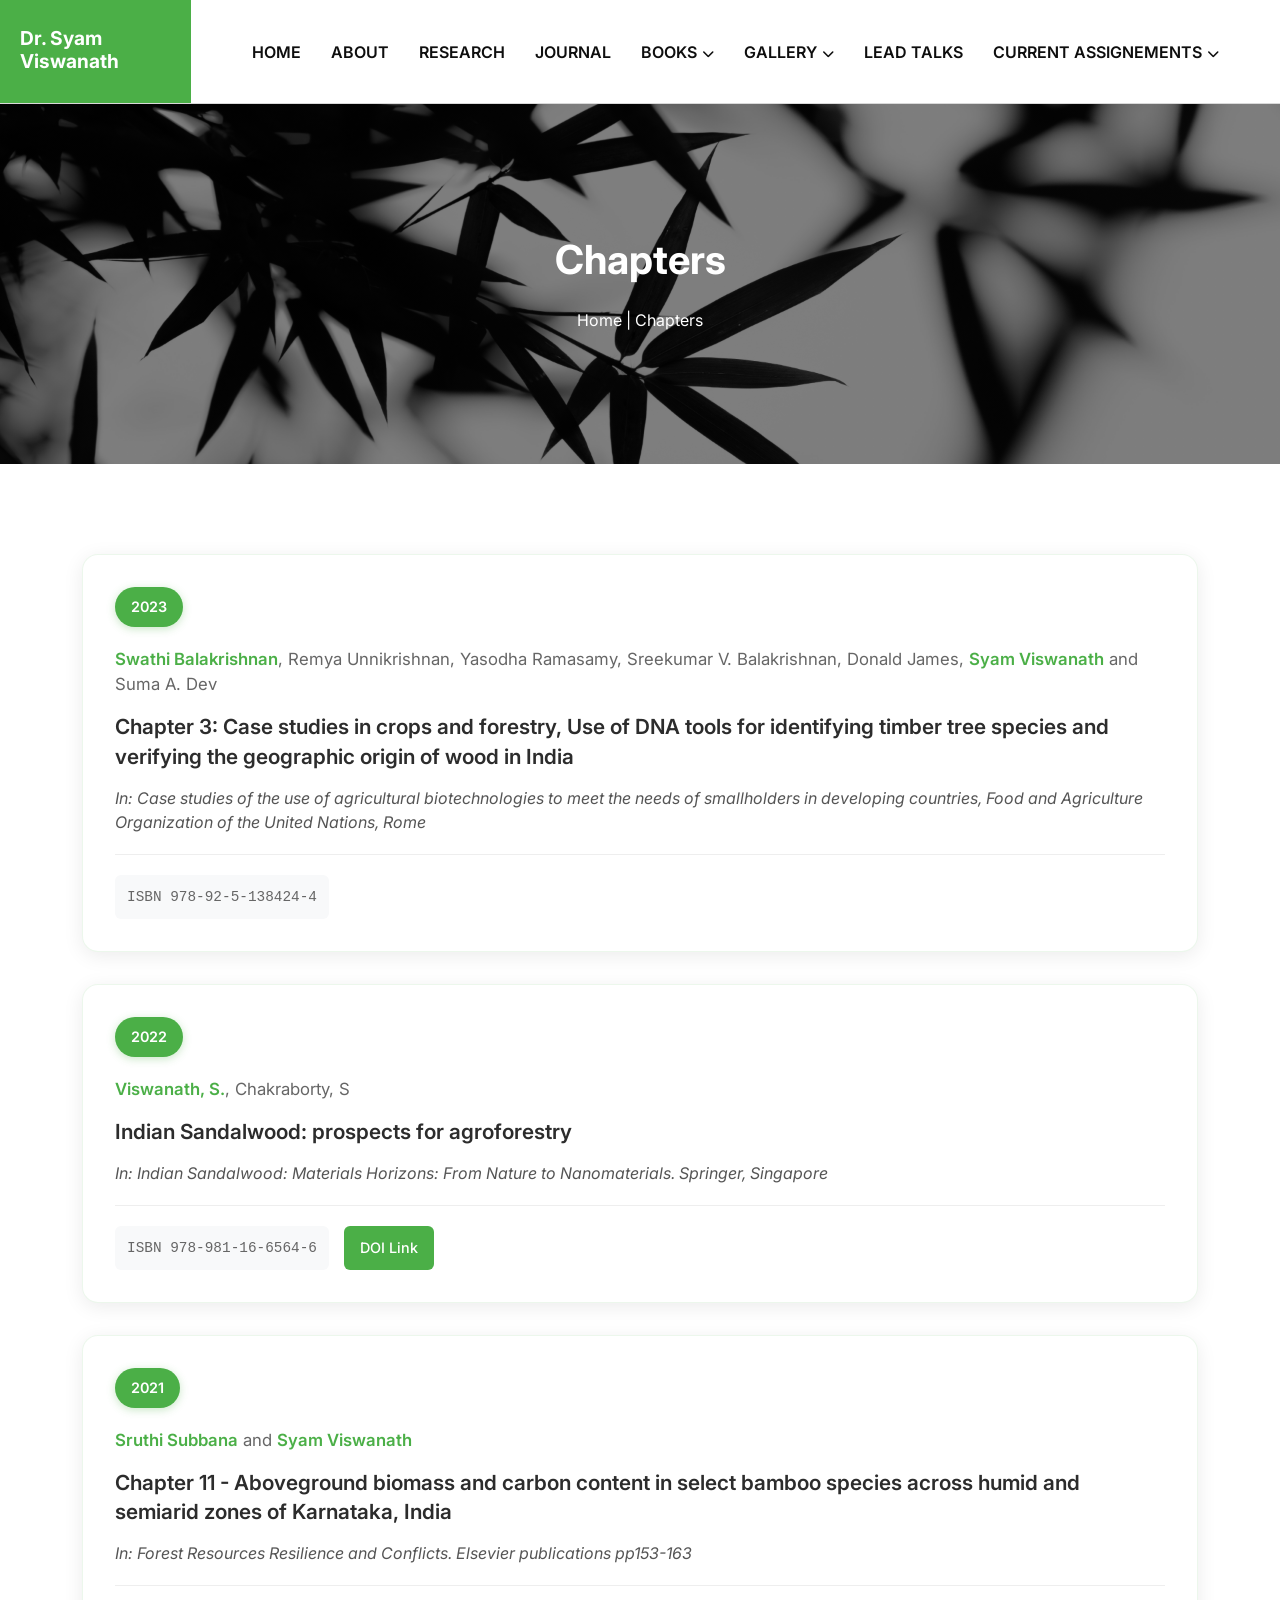
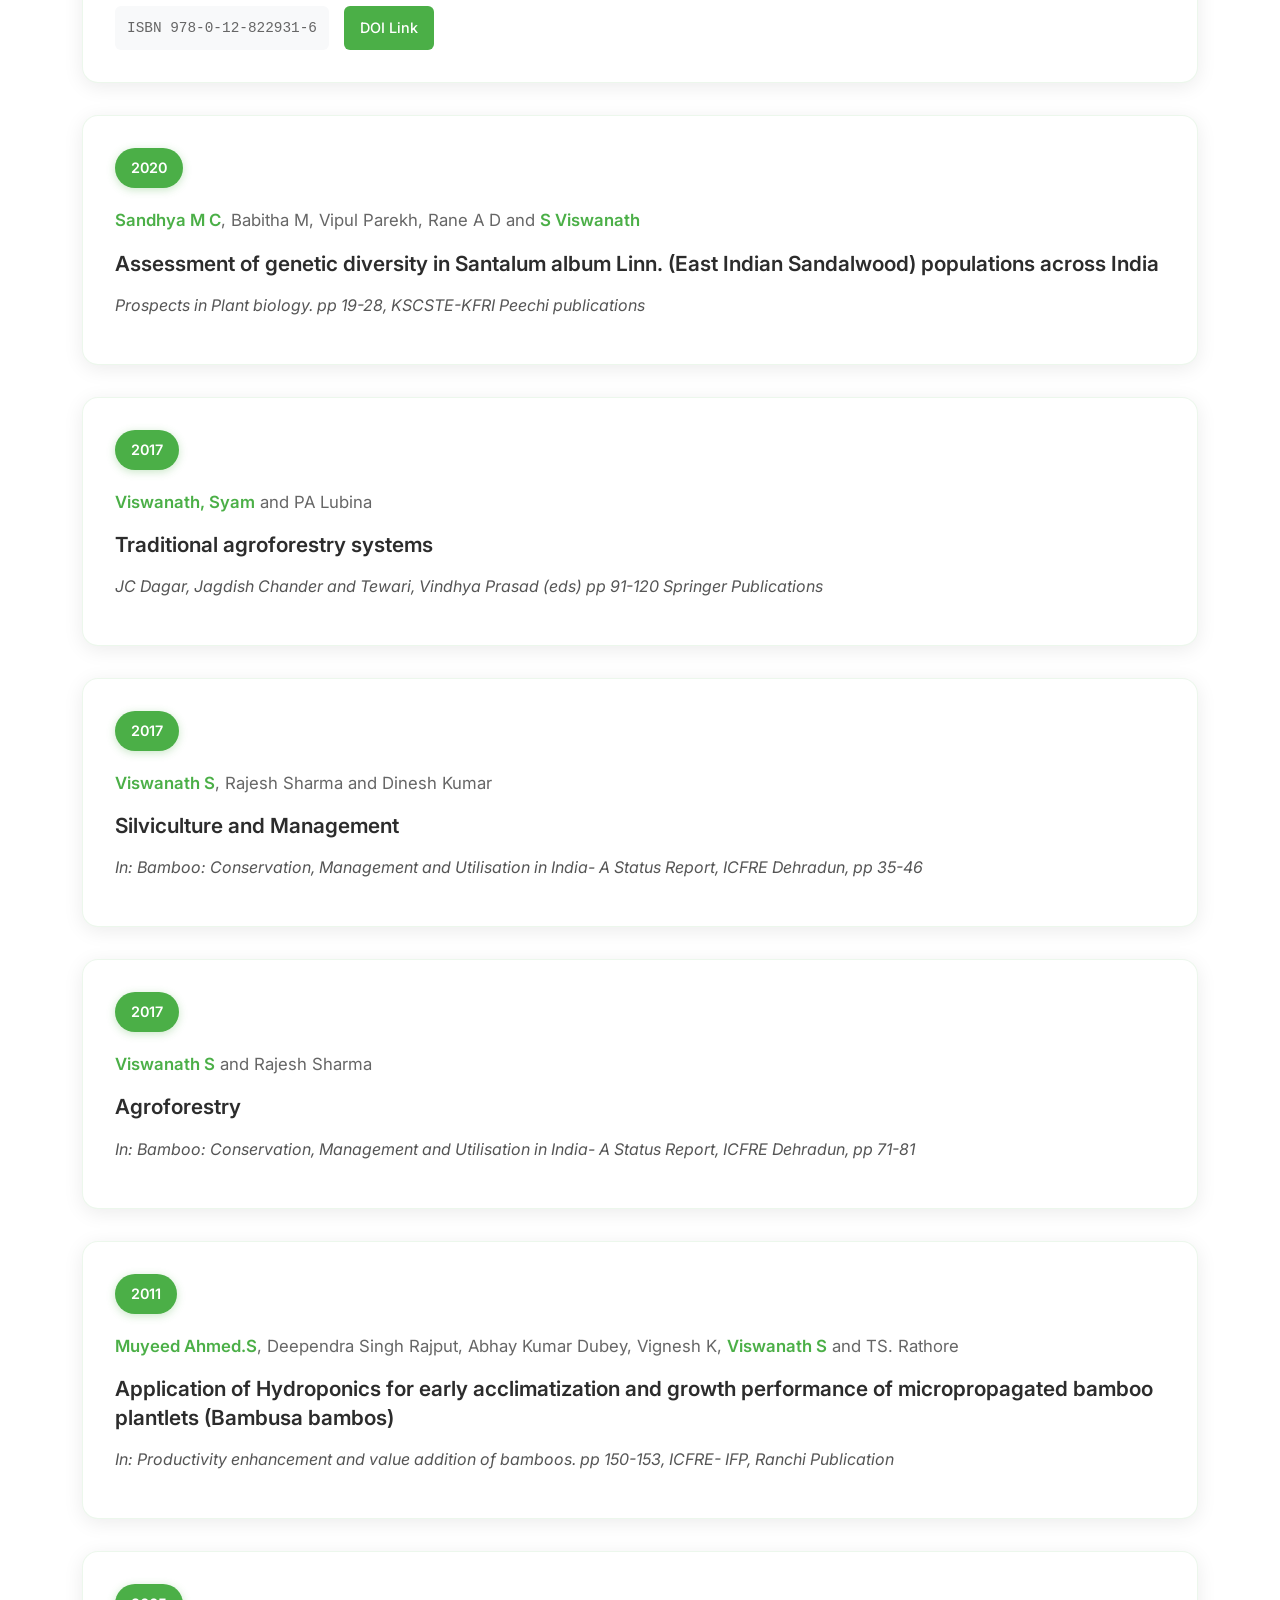
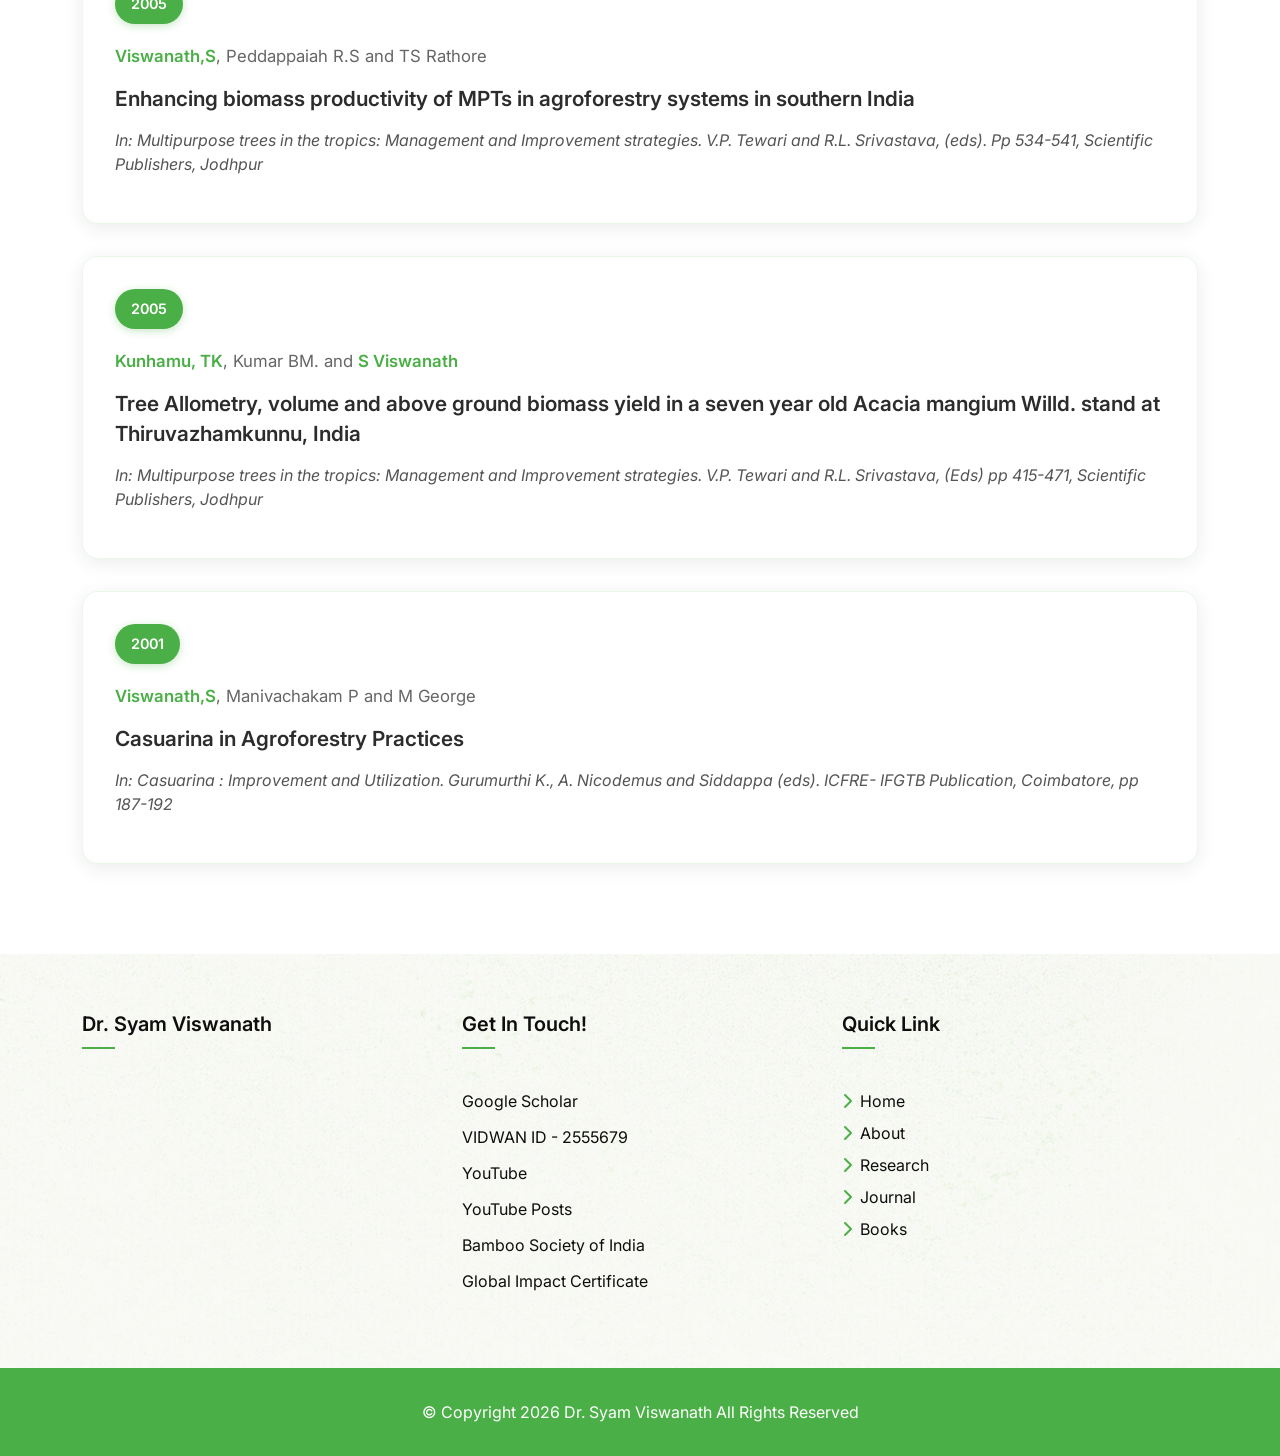
<file: chapters.html>
<!DOCTYPE html>
<html lang="en">

<head>
  <meta charset="UTF-8" />
  <meta http-equiv="X-UA-Compatible" content="IE=edge" />
  <meta name="viewport" content="width=device-width, initial-scale=1.0" />
  <!-- Primary Meta Tags -->
  <title>Chapters | Dr. Syam Viswanath</title>
  <meta name="description"
    content="Dr. Syam Viswanath, forestry scientist with 32+ years of research in ICFRE & KFRI. Expert in bamboo, sandalwood, and agroforestry. Published 140+ papers and mentored 25 Ph.D. scholars." />
  <meta name="keywords"
    content="Dr. Syam Viswanath, forestry scientist, bamboo cultivation, sandalwood propagation, agroforestry expert, forestry research India, Kerala Forest Research Institute, ICFRE scientist, forestry professor, bamboo researcher, agroforestry consultant, sandalwood expert, forestry publications, forestry keynote speaker" />

  <!-- Open Graph / Facebook -->
  <meta property="og:type" content="profile" />
  <meta property="og:title" content="Dr. Syam Viswanath - Forestry Scientist & Agroforestry Expert" />
  <meta property="og:description"
    content="Renowned forestry scientist with 32+ years of research in ICFRE & KFRI. Expert in bamboo, sandalwood, and agroforestry. Published 140+ research papers and guided 25 Ph.D. scholars." />
  <meta property="og:url" content="https://www.syamviswanath.com" />

  <!-- Twitter -->
  <meta name="twitter:card" content="summary" />
  <meta name="twitter:title" content="Dr. Syam Viswanath - Forestry Scientist & Agroforestry Expert" />
  <meta name="twitter:description"
    content="Forestry scientist, bamboo & sandalwood expert with 32+ years of research. Former Director of KFRI, published 140+ papers, guided 25 Ph.D. students." />
  <meta name="twitter:url" content="https://www.syamviswanath.com" />

  <!-- Favicon img -->
  <link rel="shortcut icon" href="" />
  <!-- Bootstarp min css -->
  <link rel="stylesheet" href="assets/css/bootstrap.min.css" />
  <!-- All min css -->
  <link rel="stylesheet" href="assets/css/all.min.css" />
  <!-- Swiper bundle min css -->
  <link rel="stylesheet" href="assets/css/swiper-bundle.min.css" />
  <!-- Magnigic popup css -->
  <link rel="stylesheet" href="assets/css/magnific-popup.css" />
  <!-- Animate css -->
  <link rel="stylesheet" href="assets/css/animate.css" />
  <!-- Nice select css -->
  <link rel="stylesheet" href="assets/css/nice-select.css" />
  <!-- Style css -->
  <link rel="stylesheet" href="assets/css/style.css" />
  <!-- Custom styles -->
  <link rel="stylesheet" href="assets/css/cstm-styles.css" />
  <link rel="stylesheet" href="assets/css/cstm-responsive.css" />
</head>

<body>
  <!-- Preloader area start -->
  <div id="loading">
    <div id="loading-center">
      <div id="loading-center-absolute">
        <div class="loading-icon text-center d-flex flex-column align-items-center justify-content-center">
          <img class="loading-logo" src="assets/images/preloader.svg" alt="icon" />
        </div>
      </div>
    </div>
  </div>
  <!-- Preloader area end -->

  <!-- Header area start here -->
  <header class="header header-one bor-bottom">
    <div class="header-section">
      <div class="d-flex justify-content-between align-items-center">
        <div class="header-one__item d-none d-xl-block">
          <div class="d-flex align-items-center">
            <div class="header-one__logo">
              <!-- <a href="./"><img src="assets/images/logo/logo-light.svg" alt="logo" /></a> -->
              <a href="./">
                <h4 class="logoText">Dr. Syam Viswanath</h4>
              </a>
            </div>
          </div>
        </div>
        <div class="header-one__item w-100">
          <div class="header-wrapper justify-content-center">
            <div class="logo-menu d-block d-xl-none">
              <a href="index.html" class="logo">
                <h4 class="logoText">Dr. Syam Viswanath</h4>
              </a>
            </div>
            <div class="header-bar d-xl-none">
              <span></span>
              <span></span>
              <span></span>
            </div>
            <ul class="main-menu">
              <li>
                <a href="./">HOME</a>
              </li>
              <li>
                <a href="about.html">ABOUT</a>
              </li>
              <li>
                <a id="mega-menu-btn" href="research.html">RESEARCH </a>
              </li>
              <li>
                <a href="journal.html">JOURNAL</a>
              </li>
              <!-- <li>
                  <a href="books.html">BOOKS</a>
                </li> -->
              <li>
                <a href="#">BOOKS <i class="fas fa-chevron-down"></i></a>
                <ul class="sub-menu">
                  <li><a href="books.html">BOOKS</a></li>
                  <li><a href="chapters.html">CHAPTERS</a></li>
                </ul>
              </li>
              <li>
                <a href="#">GALLERY <i class="fas fa-chevron-down"></i></a>
                <ul class="sub-menu">
                  <li><a href="gallery.html">IMAGES</a></li>
                  <li><a href="video-gallery.html">VIDEOS</a></li>
                </ul>
              </li>
              <li>
                <a href="lead-talks.html">LEAD TALKS</a>
              </li>
              <li>
                <a href="#">CURRENT ASSIGNEMENTS <i class="fas fa-chevron-down"></i></a>
                <ul class="sub-menu">
                  <li><a href="consultancies.html">CONSULTANCIES</a></li>
                  <li><a href="current-assignments.html">CURRENT ASSIGNMENTS</a></li>
                </ul>
              </li>
            </ul>
          </div>
        </div>
      </div>
    </div>
  </header>
  <!-- Header area end here -->

  <!--  -->

  <main>
    <!-- Page banner area start here -->
    <section class="page-banner bg-image pt-130 pb-130">
      <div class="container">
        <h2 class="wow fadeInUp" data-wow-duration="1.2s" data-wow-delay=".2s">Chapters</h2>
        <div class="breadcrumb-list wow fadeInUp" data-wow-duration="1.4s" data-wow-delay=".4s">
          <a href="./">Home |</a>
          <span class="">Chapters</span>
        </div>
      </div>
    </section>
    <!-- Page banner area end here -->
  </main>

  <!--  -->

  <section class="publications-section">
    <div class="container">
      <div class="publications-grid">
        <div class="publication-card fade-in">
          <div class="year-badge">2023</div>
          <div class="authors">
            <span class="highlight">Swathi Balakrishnan</span>, Remya Unnikrishnan, Yasodha Ramasamy, Sreekumar V.
            Balakrishnan, Donald James, <span class="highlight">Syam Viswanath</span> and Suma A. Dev
          </div>
          <div class="chapter-title">
            Chapter 3: Case studies in crops and forestry, Use of DNA tools for identifying timber tree species and
            verifying the geographic origin of wood in India
          </div>
          <div class="book-details">
            In: Case studies of the use of agricultural biotechnologies to meet the needs of smallholders in
            developing countries, Food and Agriculture Organization of the United Nations, Rome
          </div>
          <div class="publication-info">
            <div class="isbn">ISBN 978-92-5-138424-4</div>
          </div>
        </div>

        <div class="publication-card fade-in">
          <div class="year-badge">2022</div>
          <div class="authors"><span class="highlight">Viswanath, S.</span>, Chakraborty, S</div>
          <div class="chapter-title">Indian Sandalwood: prospects for agroforestry</div>
          <div class="book-details">
            In: Indian Sandalwood: Materials Horizons: From Nature to Nanomaterials. Springer, Singapore
          </div>
          <div class="publication-info">
            <div class="isbn">ISBN 978-981-16-6564-6</div>
            <a href="https://doi.org/10.1007/978-981-166565-3-19" class="doi-link" target="_blank">DOI Link</a>
          </div>
        </div>

        <div class="publication-card fade-in">
          <div class="year-badge">2021</div>
          <div class="authors">
            <span class="highlight">Sruthi Subbana</span> and <span class="highlight">Syam Viswanath</span>
          </div>
          <div class="chapter-title">
            Chapter 11 - Aboveground biomass and carbon content in select bamboo species across humid and semiarid
            zones of Karnataka, India
          </div>
          <div class="book-details">
            In: Forest Resources Resilience and Conflicts. Elsevier publications pp153-163
          </div>
          <div class="publication-info">
            <div class="isbn">ISBN 978-0-12-822931-6</div>
            <a href="https://doi.org/10.1016/B978-0-12822931-6.00011-3" class="doi-link" target="_blank">DOI Link</a>
          </div>
        </div>

        <div class="publication-card fade-in">
          <div class="year-badge">2020</div>
          <div class="authors">
            <span class="highlight">Sandhya M C</span>, Babitha M, Vipul Parekh, Rane A D and
            <span class="highlight">S Viswanath</span>
          </div>
          <div class="chapter-title">
            Assessment of genetic diversity in Santalum album Linn. (East Indian Sandalwood) populations across India
          </div>
          <div class="book-details">Prospects in Plant biology. pp 19-28, KSCSTE-KFRI Peechi publications</div>
        </div>

        <div class="publication-card fade-in">
          <div class="year-badge">2017</div>
          <div class="authors"><span class="highlight">Viswanath, Syam</span> and PA Lubina</div>
          <div class="chapter-title">Traditional agroforestry systems</div>
          <div class="book-details">
            JC Dagar, Jagdish Chander and Tewari, Vindhya Prasad (eds) pp 91-120 Springer Publications
          </div>
        </div>

        <div class="publication-card fade-in">
          <div class="year-badge">2017</div>
          <div class="authors"><span class="highlight">Viswanath S</span>, Rajesh Sharma and Dinesh Kumar</div>
          <div class="chapter-title">Silviculture and Management</div>
          <div class="book-details">
            In: Bamboo: Conservation, Management and Utilisation in India- A Status Report, ICFRE Dehradun, pp 35-46
          </div>
        </div>

        <div class="publication-card fade-in">
          <div class="year-badge">2017</div>
          <div class="authors"><span class="highlight">Viswanath S</span> and Rajesh Sharma</div>
          <div class="chapter-title">Agroforestry</div>
          <div class="book-details">
            In: Bamboo: Conservation, Management and Utilisation in India- A Status Report, ICFRE Dehradun, pp 71-81
          </div>
        </div>

        <div class="publication-card fade-in">
          <div class="year-badge">2011</div>
          <div class="authors">
            <span class="highlight">Muyeed Ahmed.S</span>, Deependra Singh Rajput, Abhay Kumar Dubey, Vignesh K,
            <span class="highlight">Viswanath S</span> and TS. Rathore
          </div>
          <div class="chapter-title">
            Application of Hydroponics for early acclimatization and growth performance of micropropagated bamboo
            plantlets (Bambusa bambos)
          </div>
          <div class="book-details">
            In: Productivity enhancement and value addition of bamboos. pp 150-153, ICFRE- IFP, Ranchi Publication
          </div>
        </div>

        <div class="publication-card fade-in">
          <div class="year-badge">2005</div>
          <div class="authors"><span class="highlight">Viswanath,S</span>, Peddappaiah R.S and TS Rathore</div>
          <div class="chapter-title">
            Enhancing biomass productivity of MPTs in agroforestry systems in southern India
          </div>
          <div class="book-details">
            In: Multipurpose trees in the tropics: Management and Improvement strategies. V.P. Tewari and R.L.
            Srivastava, (eds). Pp 534-541, Scientific Publishers, Jodhpur
          </div>
        </div>

        <div class="publication-card fade-in">
          <div class="year-badge">2005</div>
          <div class="authors">
            <span class="highlight">Kunhamu, TK</span>, Kumar BM. and <span class="highlight">S Viswanath</span>
          </div>
          <div class="chapter-title">
            Tree Allometry, volume and above ground biomass yield in a seven year old Acacia mangium Willd. stand at
            Thiruvazhamkunnu, India
          </div>
          <div class="book-details">
            In: Multipurpose trees in the tropics: Management and Improvement strategies. V.P. Tewari and R.L.
            Srivastava, (Eds) pp 415-471, Scientific Publishers, Jodhpur
          </div>
        </div>

        <div class="publication-card fade-in">
          <div class="year-badge">2001</div>
          <div class="authors"><span class="highlight">Viswanath,S</span>, Manivachakam P and M George</div>
          <div class="chapter-title">Casuarina in Agroforestry Practices</div>
          <div class="book-details">
            In: Casuarina : Improvement and Utilization. Gurumurthi K., A. Nicodemus and Siddappa (eds). ICFRE- IFGTB
            Publication, Coimbatore, pp 187-192
          </div>
        </div>
      </div>
    </div>
  </section>

  <!--  -->

  <!-- Footer area start here -->
  <footer class="footer bg-image" data-background="assets/images/bg/footer-bg.jpg">
    <div class="container">
      <div class="pt-65 pb-65">
        <div class="row g-4">
          <div class="col-xl-4 col-md-6 wow fadeInUp" data-wow-duration="1.2s" data-wow-delay=".2s">
            <div class="footer__item">
              <div class="footer__item-title">
                <h4>Dr. Syam Viswanath</h4>
                <span class="footer__item-title-line"></span><span class="footer__item-title-line2"></span>
              </div>
            </div>
          </div>
          <div class="col-xl-4 col-md-6 wow fadeInUp" data-wow-duration="1.4s" data-wow-delay=".4s">
            <div class="footer__item">
              <div class="footer__item-title">
                <h4>Get in touch!</h4>
                <span class="footer__item-title-line"></span><span class="footer__item-title-line2"></span>
              </div>
              <ul>
                <li class="pb-2">
                  <a href="https://scholar.google.com/citations?hl=en&user=MOyHR7YAAAAJ" target="_blank">Google
                    Scholar</a>
                </li>
                <li class="pb-2">
                  <a href="https://vidwan.inflibnet.ac.in/profile/255679" target="_blank">VIDWAN ID - 2555679</a>
                </li>
                <li class="pb-2">
                  <a href="https://www.youtube.com/@sviswanath7087" target="_blank">YouTube</a>
                </li>
                <li class="pb-2">
                  <a href="https://www.youtube.com/@sviswanath7087/posts" target="_blank">YouTube Posts</a>
                </li>
                <li class="pb-2">
                  <a href="https://bamboosocietyofindia.com/products-services-of-our-members/dr-syam-viswanath/"
                    target="_blank">Bamboo Society of India</a>
                </li>
                <li class="pb-2">
                  <a href="https://www.adscientificindex.com/scientist-print/440821/" target="_blank">Global Impact
                    Certificate</a>
                </li>
              </ul>
            </div>
          </div>
          <div class="col-xl-4 col-md-6 wow fadeInUp" data-wow-duration="1.6s" data-wow-delay=".6s">
            <div class="footer__item">
              <div class="footer__item-title">
                <h4>Quick Link</h4>
                <span class="footer__item-title-line"></span><span class="footer__item-title-line2"></span>
              </div>
              <ul>
                <li class="pb-1">
                  <a href="./"><i class="fa-solid fa-chevron-right pe-1 primary-color"></i> Home </a>
                </li>
                <li class="pb-1">
                  <a href="about.html"><i class="fa-solid fa-chevron-right pe-1 primary-color"></i> About </a>
                </li>
                <li class="pb-1">
                  <a href="research.html"><i class="fa-solid fa-chevron-right pe-1 primary-color"></i> Research </a>
                </li>
                <li class="pb-1">
                  <a href="journal.html"><i class="fa-solid fa-chevron-right pe-1 primary-color"></i> Journal </a>
                </li>
                <li>
                  <a href="books.html"><i class="fa-solid fa-chevron-right pe-1 primary-color"></i> Books </a>
                </li>
              </ul>
            </div>
          </div>
        </div>
      </div>
    </div>
    <div class="footer__copyright">
      <p>
        &copy; Copyright
        <script>
          document.write(/\d{4}/.exec(Date())[0]);
        </script>
        <a href="./">Dr. Syam Viswanath</a> All Rights Reserved
      </p>
    </div>
  </footer>
  <!-- Footer area end here -->

  <!-- Back to top area start here -->
  <div class="scroll-up">
    <svg class="scroll-circle svg-content" width="100%" height="100%" viewBox="-1 -1 102 102">
      <path d="M50,1 a49,49 0 0,1 0,98 a49,49 0 0,1 0,-98" />
    </svg>
  </div>
  <!-- Back to top area end here -->

  <!-- Jquery 3. 7. 1 Min Js -->
  <script src="assets/js/jquery-3.7.1.min.js"></script>
  <!-- Bootstrap min Js -->
  <script src="assets/js/bootstrap.min.js"></script>
  <!-- Swiper bundle min Js -->
  <script src="assets/js/swiper-bundle.min.js"></script>
  <!-- Counterup min Js -->
  <script src="assets/js/jquery.counterup.min.js"></script>
  <!-- Wow min Js -->
  <script src="assets/js/wow.min.js"></script>
  <!-- Magnific popup min Js -->
  <script src="assets/js/magnific-popup.min.js"></script>
  <!-- Nice select min Js -->
  <script src="assets/js/nice-select.min.js"></script>
  <!-- Isotope pkgd min Js -->
  <script src="assets/js/isotope.pkgd.min.js"></script>
  <!-- Waypoints Js -->
  <script src="assets/js/jquery.waypoints.js"></script>
  <!-- Script Js -->
  <script src="assets/js/script.js"></script>
</body>

</html>
</file>
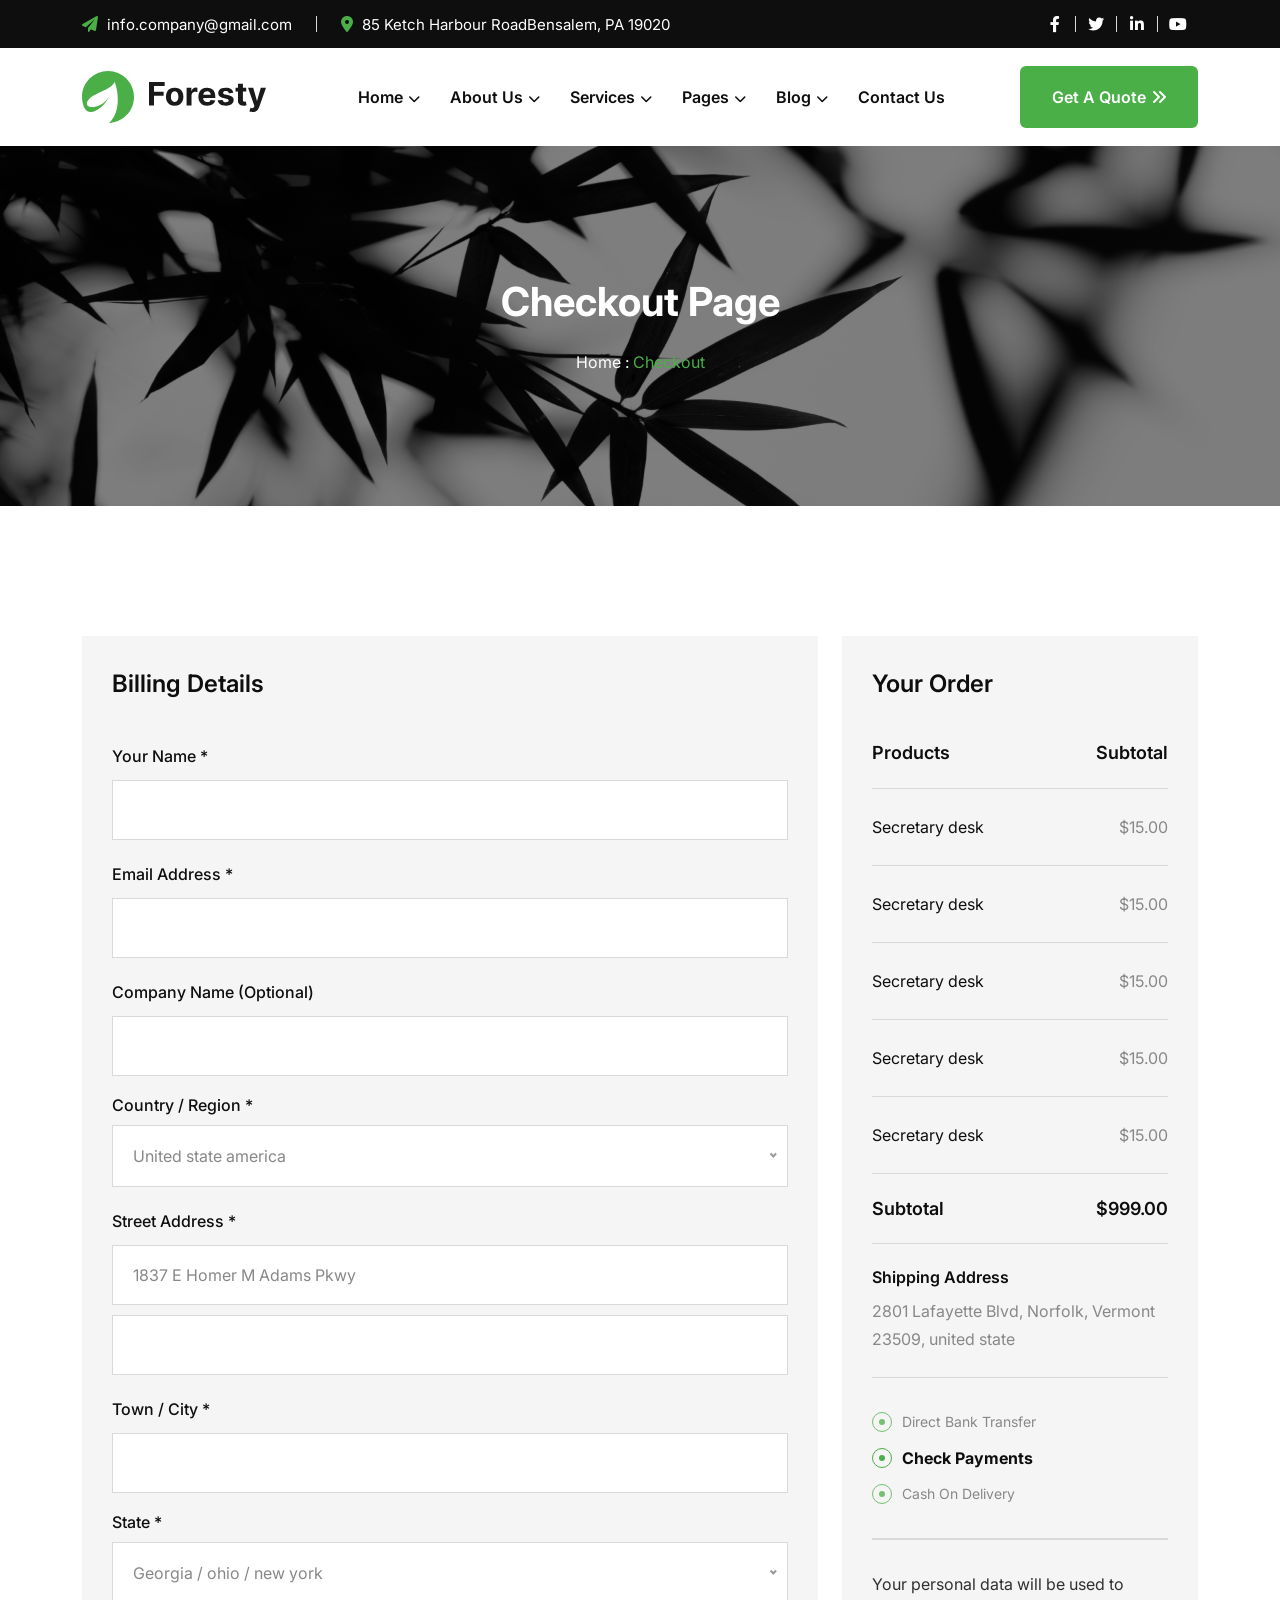
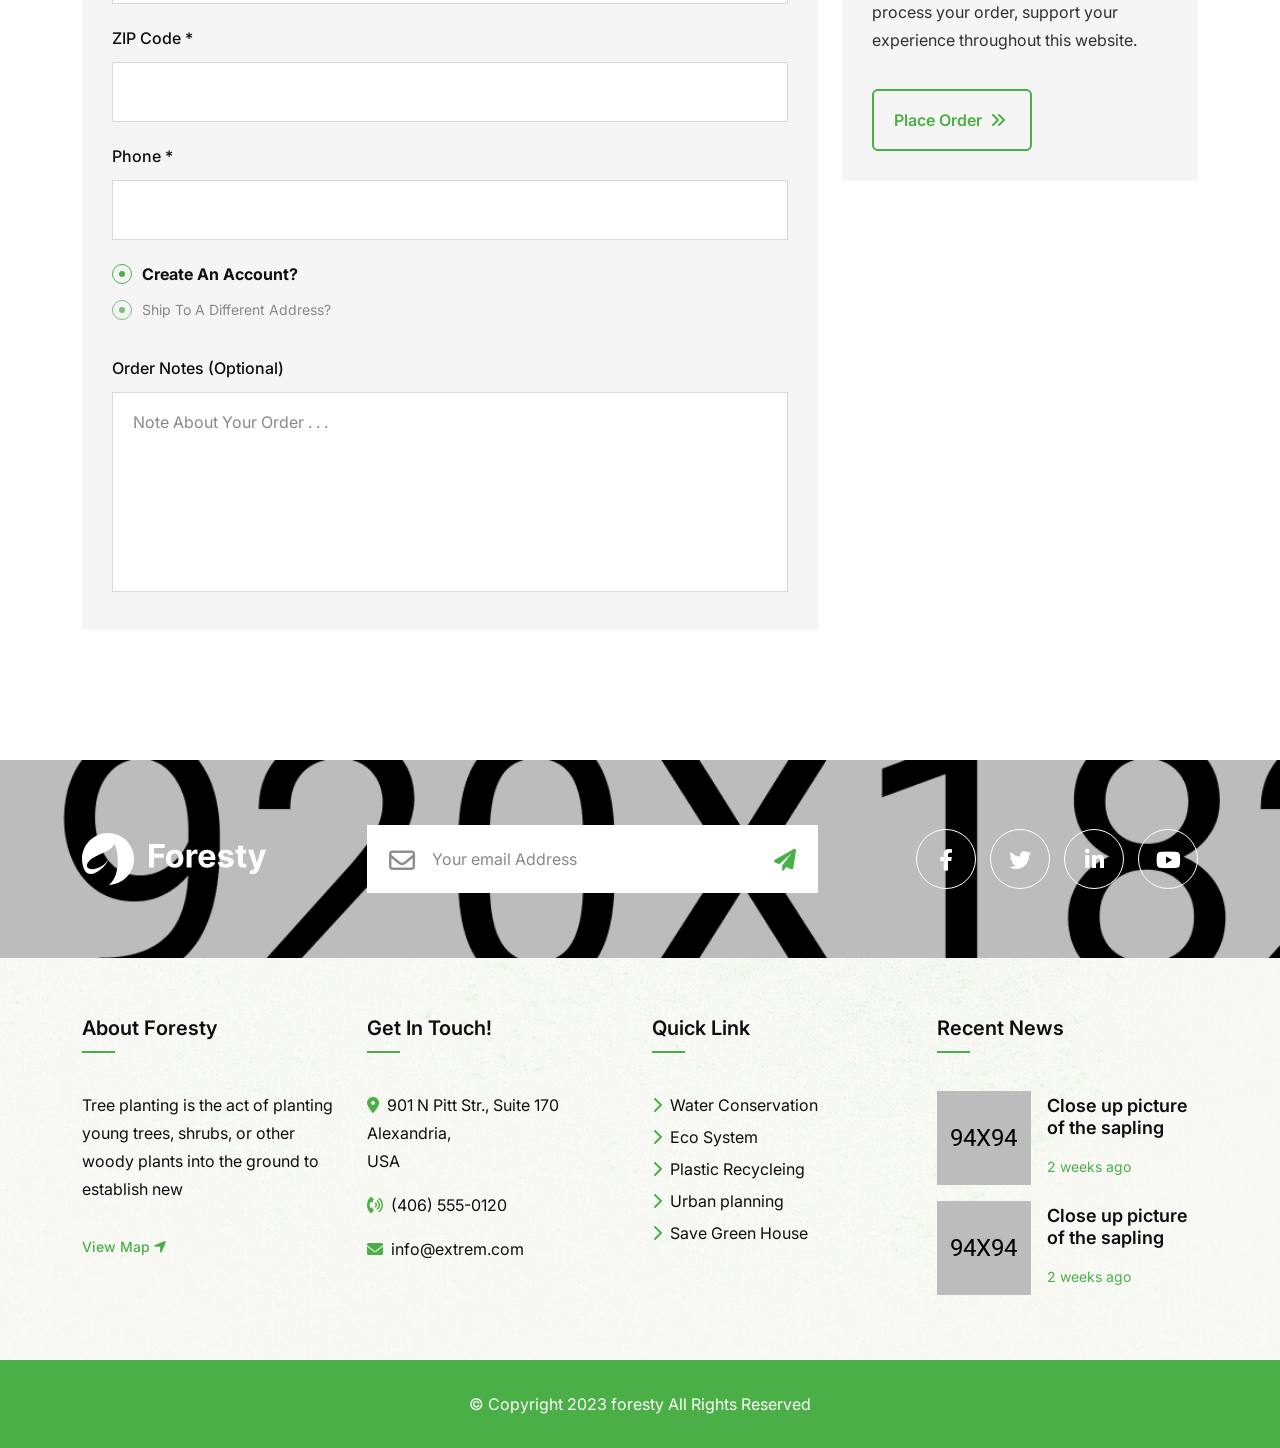
<file: checkout.html>
<!DOCTYPE html>
<html lang="en">

<head>
    <meta charset="UTF-8">
    <meta http-equiv="X-UA-Compatible" content="IE=edge">
    <meta name="viewport" content="width=device-width, initial-scale=1.0">
    <title>Foresty - Ecology and Environment Template</title>
    <!-- Favicon img -->
    <link rel="shortcut icon" href="assets/images/favicon.png">
    <!-- Bootstarp min css -->
    <link rel="stylesheet" href="assets/css/bootstrap.min.css">
    <!-- All min css -->
    <link rel="stylesheet" href="assets/css/all.min.css">
    <!-- Swiper bundle min css -->
    <link rel="stylesheet" href="assets/css/swiper-bundle.min.css">
    <!-- Magnigic popup css -->
    <link rel="stylesheet" href="assets/css/magnific-popup.css">
    <!-- Animate css -->
    <link rel="stylesheet" href="assets/css/animate.css">
    <!-- Nice select css -->
    <link rel="stylesheet" href="assets/css/nice-select.css">
    <!-- Style css -->
    <link rel="stylesheet" href="assets/css/style.css">
</head>

<body>

    <!-- Preloader area start -->
    <div id="loading">
        <div id="loading-center">
            <div id="loading-center-absolute">
                <div class="loading-icon text-center d-flex flex-column align-items-center justify-content-center">
                    <img class="loading-logo" src="assets/images/preloader.svg" alt="icon">
                </div>
            </div>
        </div>
    </div>
    <!-- Preloader area end -->

    <!-- Header area start here -->
    <header class="header">
        <div class="header-top d-none d-lg-block">
            <div class="container">
                <div class="header-top-wrp">
                    <ul class="info">
                        <li><i class="fa-solid fa-paper-plane"></i> <a href="#0">info.company@gmail.com</a></li>
                        <li class="bor-left ms-4 ps-4"><i class="fa-solid fa-location-dot"></i> <a href="#0">85 Ketch
                                Harbour RoadBensalem, PA 19020</a>
                        </li>
                    </ul>
                    <ul class="link-info">
                        <li class="bor-right"><a href="#0"><i class="fa-brands fa-facebook-f"></i></a></li>
                        <li class="bor-right"><a href="#0"><i class="fa-brands fa-twitter"></i></a></li>
                        <li class="bor-right"><a href="#0"><i class="fa-brands fa-linkedin-in"></i></a></li>
                        <li><a href="#0"><i class="fa-brands fa-youtube"></i></a></li>
                    </ul>
                </div>
            </div>
        </div>
        <div class="header-section">
            <div class="container">
                <div class="header-wrapper">
                    <div class="logo-menu">
                        <a href="index.html" class="logo">
                            <img src="assets/images/logo/logo.svg" alt="logo">
                        </a>
                    </div>
                    <div class="header-bar d-xl-none">
                        <span></span>
                        <span></span>
                        <span></span>
                    </div>
                    <ul class="main-menu">
                        <li>
                            <a href="#">Home <i class="fas fa-chevron-down"></i></a>
                            <ul class="sub-menu">
                                <li><a href="index.html">Environmental One</a></li>
                                <li><a href="index-2.html">Environmental Two</a></li>
                                <li><a href="index-3.html">Environmental Three</a></li>
                                <li><a href="index-4.html">Animal Protection Zoo</a></li>
                                <li><a href="index-5.html">Environmental NGO</a></li>
                            </ul>
                        </li>
                        <li>
                            <a href="#">About Us <i class="fas fa-chevron-down"></i></a>
                            <ul class="sub-menu">
                                <li><a href="about.html">About One</a></li>
                                <li><a href="about-2.html">About Two</a></li>
                            </ul>
                        </li>
                        <li>
                            <a href="#">Services <i class="fas fa-chevron-down"></i></a>
                            <ul class="sub-menu">
                                <li><a href="service.html">Service One</a></li>
                                <li><a href="service-2.html">Service Two</a></li>
                                <li><a href="service-single.html">Service Details</a></li>
                            </ul>
                        </li>
                        <li>
                            <a id="mega-menu-btn" href="#">Pages <i class="fas fa-chevron-down"></i></a>
                            <ul class="sub-menu">
                                <li class="d-block d-xl-none"><a href="project.html">Our Project 01</a></li>
                                <li class="d-block d-xl-none"><a href="project-2.html">Our Project 02</a></li>
                                <li class="d-block d-xl-none"><a href="project-single.html">Project Details</a></li>
                                <li class="d-block d-xl-none"><a href="donation.html">Donation 01</a></li>
                                <li class="d-block d-xl-none"><a href="donation-2.html">Donation 02</a></li>
                                <li class="d-block d-xl-none"><a href="donation-single.html">Donation Details</a></li>
                                <li class="d-block d-xl-none"><a href="event.html">Events 01</a></li>
                                <li class="d-block d-xl-none"><a href="event-2.html">Events 01</a></li>
                                <li class="d-block d-xl-none"><a href="event-single.html">Events Details</a></li>
                                <li class="d-block d-xl-none"><a href="shop.html">Shop</a></li>
                                <li class="d-block d-xl-none"><a href="shop-single.html">Shop Details</a></li>
                                <li class="d-block d-xl-none"><a href="cart.html">Cart</a></li>
                                <li class="d-block d-xl-none"><a href="checkout.html">Checkout</a></li>
                                <li class="d-block d-xl-none"><a href="team.html">Our Teams 01</a></li>
                                <li class="d-block d-xl-none"><a href="team-2.html">Our Teams 02</a></li>
                                <li class="d-block d-xl-none"><a href="team-single.html">Our Teams Details</a></li>
                                <li class="d-block d-xl-none"><a href="faq.html">FAQ</a></li>
                                <li class="d-block d-xl-none"><a href="login.html">Login / Register</a></li>
                                <li class="d-block d-xl-none"><a href="error.html">404 Error</a></li>
                            </ul>
                        </li>
                        <li>
                            <a href="#">Blog <i class="fas fa-chevron-down"></i></a>
                            <ul class="sub-menu">
                                <li class="sub_menu_wrp d-none d-xl-block"><a href="#">Blog Grid <i
                                            class="fas fa-chevron-right float-end"></i></a>
                                    <ul class="sub_sub_menu">
                                        <li><a href="blog-2.html">2 Columns</a></li>
                                        <li><a href="blog-3.html">3 Columns</a></li>
                                    </ul>
                                </li>
                                <li class="d-block d-xl-none"><a href="blog-2.html">Blog Grid One</a></li>
                                <li class="d-block d-xl-none"><a href="blog-3.html">Blog Grid Two</a></li>
                                <li class="sub_menu_wrp d-none d-xl-block"><a href="#">Blog Standard <i
                                            class="fas fa-chevron-right float-end"></i></a>
                                    <ul class="sub_sub_menu">
                                        <li><a href="blog-left.html">Left SideBar</a></li>
                                        <li><a href="blog.html">Right SideBar</a></li>
                                    </ul>
                                </li>
                                <li class="d-block d-xl-none"><a href="blog.html">Blog Standard One</a></li>
                                <li class="d-block d-xl-none"><a href="blog-left.html">Blog Standard Two</a></li>
                                <li class="sub_menu_wrp d-none d-xl-block"><a href="#">Blog Details <i
                                            class="fas fa-chevron-right float-end"></i></a>
                                    <ul class="sub_sub_menu">
                                        <li><a href="blog-single-left.html">Left SideBar</a></li>
                                        <li><a href="blog-single.html">Right SideBar</a></li>
                                    </ul>
                                </li>
                                <li class="d-block d-xl-none"><a href="blog-single.html">Blog Details</a></li>
                            </ul>
                        </li>
                        <li>
                            <a href="contact.html">Contact Us</a>
                        </li>
                        <li class="m-0 menu-btn ">
                            <a href="contact.html"><span>Get a quote</span> <i class="fa-solid fa-angles-right"></i></a>
                        </li>
                    </ul>
                    <!-- Mega menu area start here -->
                    <div class="mega-menu-area d-none d-xl-block">
                        <div class="container">
                            <div class="mega-menu">
                                <div class="row g-4 justify-content-between">
                                    <div class="col-md-2">
                                        <div class="mega-menu__item">
                                            <h5 class="primary-color">Our Project</h5>
                                            <ul>
                                                <li><a href="project.html">Our Project 01</a></li>
                                                <li><a href="project-2.html">Our Project 02</a></li>
                                                <li><a href="project-single.html">Project Details</a></li>
                                            </ul>
                                        </div>
                                    </div>
                                    <div class="col-md-2">
                                        <div class="mega-menu__item">
                                            <h5 class="primary-color">Donation</h5>
                                            <ul>
                                                <li><a href="donation.html">Donation 01</a></li>
                                                <li><a href="donation-2.html">Donation 02</a></li>
                                                <li><a href="donation-single.html">Donation Details</a></li>
                                            </ul>
                                        </div>
                                    </div>
                                    <div class="col-md-2">
                                        <div class="mega-menu__item">
                                            <h5 class="primary-color">Our Events</h5>
                                            <ul>
                                                <li><a href="event.html">Events 01</a></li>
                                                <li><a href="event-2.html">Events 02</a></li>
                                                <li><a href="event-single.html">Events Details</a></li>
                                            </ul>
                                        </div>
                                    </div>
                                    <div class="col-md-2">
                                        <div class="mega-menu__item">
                                            <h5 class="primary-color">Our Shop</h5>
                                            <ul>
                                                <li><a href="shop.html">Shop Page</a></li>
                                                <li><a href="shop-single.html">Shop Details</a></li>
                                                <li><a href="cart.html">Cart</a></li>
                                                <li><a href="checkout.html">Checkout</a></li>
                                            </ul>
                                        </div>
                                    </div>
                                    <div class="col-md-2">
                                        <div class="mega-menu__item">
                                            <h5 class="primary-color">Team Members</h5>
                                            <ul>
                                                <li><a href="team.html">Our Teams 01</a></li>
                                                <li><a href="team-2.html">Our Teams 02</a></li>
                                                <li><a href="team-single.html">Team Details</a></li>
                                            </ul>
                                        </div>
                                    </div>
                                    <div class="col-md-2">
                                        <div class="mega-menu__item float-end">
                                            <h5 class="primary-color">More Pages</h5>
                                            <ul>
                                                <li><a href="faq.html">FAQ</a></li>
                                                <li><a href="login.html">Login / Register</a></li>
                                                <li><a href="error.html">404 Error</a></li>
                                            </ul>
                                        </div>
                                    </div>
                                </div>
                            </div>
                        </div>
                    </div>
                    <!-- Mega menu area end here -->
                </div>
            </div>
        </div>
    </header>
    <!-- Header area end here -->

    <main>
        <!-- Page banner area start here -->
        <section class="page-banner bg-image pt-130 pb-130">
            <div class="container">
                <h2 class="wow fadeInUp" data-wow-duration="1.2s" data-wow-delay=".2s">Checkout Page</h2>
                <div class="breadcrumb-list wow fadeInUp" data-wow-duration="1.4s" data-wow-delay=".4s">
                    <a href="index.html">Home :</a>
                    <span class="primary-color">Checkout</span>
                </div>
            </div>
        </section>
        <!-- Page banner area end here -->

        <!-- Checkout area start here -->
        <section class="checkout-area pt-130 pb-130">
            <div class="container">
                <div class="row g-4">
                    <div class="col-lg-8">
                        <div class="checkout__item-left sub-bg">
                            <h3 class="mb-40">Billing Details</h3>
                            <label class="mb-10" for="name">Your Name *</label>
                            <input class="mb-20" id="name" type="text">
                            <label class="mb-10" for="email">Email Address *</label>
                            <input class="mb-20" id="email" type="email">
                            <label class="mb-10" for="companyName">Company Name (Optional)</label>
                            <input class="mb-20" id="companyName" type="text">
                            <h5 class="mb-10">Country / Region *</h5>
                            <select class="mb-20" name="subject">
                                <option value="0">United state america</option>
                                <option value="1">United Kingdom</option>
                                <option value="2">Australia</option>
                                <option value="3">Germany</option>
                                <option value="4">France</option>
                            </select>
                            <label class="mb-10" for="streetAddress">Street Address *</label>
                            <input placeholder="1837 E Homer M Adams Pkwy" class="mb-10" id="streetAddress" type="text">
                            <input class="mb-20" id="streetAddress2" type="text">
                            <label class="mb-10" for="townName">Town / City *</label>
                            <input class="mb-20" id="townName" type="text">
                            <h5 class="mb-10">State *</h5>
                            <select class="mb-20" name="subject">
                                <option value="0">Georgia / ohio / new york</option>
                                <option value="1">Georgia</option>
                                <option value="2">Ohio</option>
                                <option value="3">New York</option>
                                <option value="4">Texas</option>
                            </select>
                            <label class="mb-10" for="zipCode">ZIP Code *</label>
                            <input class="mb-20" id="zipCode" type="number">
                            <label class="mb-10" for="phone">Phone *</label>
                            <input class="mb-20" id="phone" type="text">
                            <div class="radio-btn">
                                <span></span>
                                <a class="ml-10 fw-bold" href="register.html">Create An Account?</a>
                            </div>
                            <div class="radio-btn mt-2 mb-30">
                                <span class="opacity-75"></span>
                                <p>Ship To A Different Address?</p>
                            </div>
                            <label class="mb-10" for="phone">Order Notes (Optional)</label>
                            <textarea placeholder="Note About Your Order . . ." name="notes" id="notes"></textarea>
                        </div>
                    </div>
                    <div class="col-lg-4">
                        <div class="checkout__item-right sub-bg">
                            <h3 class="mb-40">Your Order</h3>
                            <ul>
                                <li class="bor-bottom pb-4">
                                    <h4>Products</h4>
                                    <h4>Subtotal</h4>
                                </li>
                                <li class="bor-bottom py-4"><a href="#">Secretary desk</a> <span>$15.00</span></li>
                                <li class="bor-bottom py-4"><a href="#">Secretary desk</a> <span>$15.00</span></li>
                                <li class="bor-bottom py-4"><a href="#">Secretary desk</a> <span>$15.00</span></li>
                                <li class="bor-bottom py-4"><a href="#">Secretary desk</a> <span>$15.00</span></li>
                                <li class="bor-bottom py-4"><a href="#">Secretary desk</a> <span>$15.00</span></li>
                                <li class="bor-bottom py-4">
                                    <h4>Subtotal</h4>
                                    <h4>$999.00</h4>
                                </li>
                            </ul>
                            <div class="py-4 bor-bottom">
                                <h5 class="mb-10">Shipping Address</h5>
                                <span>2801 Lafayette Blvd, Norfolk, Vermont <br>
                                    23509, united state</span>
                            </div>
                            <div class="radio-btn mt-30">
                                <span class="opacity-75"></span>
                                <p>Direct Bank Transfer</p>
                            </div>
                            <div class="radio-btn mt-2">
                                <span></span>
                                <a class="ml-10 fw-bold" href="#0">Check Payments</a>
                            </div>
                            <div class="radio-btn mt-2 pb-30 bor-bottom">
                                <span class="opacity-75"></span>
                                <p>Cash On Delivery</p>
                            </div>
                            <p class="pt-30 bor-top">Your personal data will be used to process
                                your order, support your experience
                                throughout this website.</p>
                            <a href="#0" class="btn-one mt-35"><span>Place Order</span> <i
                                    class="fa-solid fa-angles-right"></i></a>

                        </div>
                    </div>
                </div>
            </div>
        </section>
        <!-- Checkout area end here -->

        <!-- Our info area start here -->
        <div class="our-info" data-background="assets/images/bg/our-info.jpg">
            <div class="container">
                <div class="row align-items-center">
                    <div class="col-lg-3 wow fadeInUp" data-wow-duration="1.4s" data-wow-delay=".4s">
                        <a href="index.html" class="our-info__logo mb-4 mb-lg-0">
                            <img src="assets/images/logo/logo-light.svg" alt="logo">
                        </a>
                    </div>
                    <div class="col-lg-5 wow fadeInDown" data-wow-duration="1.6s" data-wow-delay=".6s">
                        <div class="our-info__input">
                            <input type="text" placeholder="Your email Address">
                            <i class="fa-regular fa-envelope our-info__input-envelope"></i>
                            <i class="fa-solid fa-paper-plane our-info__input-plane"></i>
                        </div>
                    </div>
                    <div class="col-lg-4">
                        <div class="our-info__social-icon float-lg-end float-none mt-4 mt-lg-0">
                            <a class="wow fadeInUp" data-wow-duration="1.2s" data-wow-delay=".2s" href="#0"><i
                                    class="fa-brands fa-facebook-f"></i></a>
                            <a class="wow fadeInUp" data-wow-duration="1.3s" data-wow-delay=".3s" href="#0"><i
                                    class="fa-brands fa-twitter"></i></a>
                            <a class="wow fadeInUp" data-wow-duration="1.4s" data-wow-delay=".4s" href="#0"><i
                                    class="fa-brands fa-linkedin-in"></i></a>
                            <a class="wow fadeInUp" data-wow-duration="1.5s" data-wow-delay=".5s" href="#0"><i
                                    class="fa-brands fa-youtube"></i></a>
                        </div>
                    </div>
                </div>
            </div>
        </div>
        <!-- Our info area end here -->
    </main>

    <!-- Footer area start here -->
    <footer class="footer bg-image" data-background="assets/images/bg/footer-bg.jpg">
        <div class="container">
            <div class="pt-65 pb-65">
                <div class="row g-4">
                    <div class="col-xl-3 col-md-6 wow fadeInUp" data-wow-duration="1.2s" data-wow-delay=".2s">
                        <div class="footer__item">
                            <div class="footer__item-title">
                                <h4>about foresty</h4>
                                <span class="footer__item-title-line"></span><span
                                    class="footer__item-title-line2"></span>
                            </div>
                            <p>Tree planting is the act of planting young trees, shrubs, or other woody plants into the
                                ground to establish new</p>
                            <a href="https://www.google.com/maps/embed?pb=!1m18!1m12!1m3!1d29581.552527417!2d-77.04440883230183!3d38.80089850193032!2m3!1f0!2f0!3f0!3m2!1i1024!2i768!4f13.1!3m3!1m2!1s0x89b7b0f02c6539a9%3A0xacc6091466dd9068!2s901%20N%20Pitt%20St%20Suite%20170%2C%20Alexandria%2C%20VA%2022314%2C%20USA!5e0!3m2!1sen!2sbd!4v1694324425557!5m2!1sen!2sbd"
                                class="footer__item-map-popup map-popup">View Map <i
                                    class="fa-solid fa-location-arrow"></i></a>
                        </div>
                    </div>
                    <div class="col-xl-3 col-md-6 wow fadeInUp" data-wow-duration="1.4s" data-wow-delay=".4s">
                        <div class="footer__item">
                            <div class="footer__item-title">
                                <h4>Get in touch!</h4>
                                <span class="footer__item-title-line"></span><span
                                    class="footer__item-title-line2"></span>
                            </div>
                            <ul>
                                <li class="pb-3"><a href="#0"><i
                                            class="fa-solid fa-location-dot pe-1 primary-color"></i>
                                        901 N Pitt Str., Suite 170
                                        Alexandria, <br> USA
                                    </a>
                                </li>
                                <li class="pb-3"><a href="tel:+4065550120"><i
                                            class="fa-solid fa-phone-volume pe-1 primary-color"></i>
                                        (406) 555-0120
                                    </a></li>
                                <li><a href="#0"><i class="fa-solid fa-envelope pe-1 primary-color"></i>
                                        info@extrem.com</a>
                                </li>
                            </ul>
                        </div>
                    </div>
                    <div class="col-xl-3 col-md-6 wow fadeInUp" data-wow-duration="1.6s" data-wow-delay=".6s">
                        <div class="footer__item">
                            <div class="footer__item-title">
                                <h4>Quick Link</h4>
                                <span class="footer__item-title-line"></span><span
                                    class="footer__item-title-line2"></span>
                            </div>
                            <ul>
                                <li class="pb-1"><a href="service-single.html"><i
                                            class="fa-solid fa-chevron-right pe-1 primary-color"></i> Water Conservation
                                    </a>
                                </li>
                                <li class="pb-1"><a href="service-single.html"><i
                                            class="fa-solid fa-chevron-right pe-1 primary-color"></i> Eco System
                                    </a>
                                </li>
                                <li class="pb-1"><a href="service-single.html"><i
                                            class="fa-solid fa-chevron-right pe-1 primary-color"></i> Plastic Recycleing
                                    </a>
                                </li>
                                <li class="pb-1"><a href="service-single.html"><i
                                            class="fa-solid fa-chevron-right pe-1 primary-color"></i> Urban planning
                                    </a>
                                </li>
                                <li><a href="service-single.html"><i
                                            class="fa-solid fa-chevron-right pe-1 primary-color"></i> Save Green
                                        House
                                    </a>
                                </li>
                            </ul>
                        </div>
                    </div>
                    <div class="col-xl-3 col-md-6 wow fadeInUp" data-wow-duration="1.8s" data-wow-delay=".8s">
                        <div class="footer__item">
                            <div class="footer__item-title">
                                <h4>recent news</h4>
                                <span class="footer__item-title-line"></span><span
                                    class="footer__item-title-line2"></span>
                            </div>
                            <ul class="footer__item-blog">
                                <li class="pb-3">
                                    <img src="assets/images/footer/01.png" alt="image">
                                    <div class="ms-3">
                                        <h4><a href="blog-single.html">Close up picture of the sapling</a></h4>
                                        <span>2 weeks ago</span>
                                    </div>
                                </li>
                                <li>
                                    <img src="assets/images/footer/02.png" alt="image">
                                    <div class="ms-3">
                                        <h4><a href="blog-single.html">Close up picture of the sapling</a></h4>
                                        <span>2 weeks ago</span>
                                    </div>
                                </li>
                            </ul>
                        </div>
                    </div>
                </div>
            </div>
        </div>
        <div class="footer__copyright">
            <p>&copy; Copyright 2023 <a href="#0">foresty</a> All Rights Reserved</p>
        </div>
    </footer>
    <!-- Footer area end here -->

    <!-- Back to top area start here -->
    <div class="scroll-up">
        <svg class="scroll-circle svg-content" width="100%" height="100%" viewBox="-1 -1 102 102">
            <path d="M50,1 a49,49 0 0,1 0,98 a49,49 0 0,1 0,-98" />
        </svg>
    </div>
    <!-- Back to top area end here -->


    <!-- Jquery 3. 7. 1 Min Js -->
    <script src="assets/js/jquery-3.7.1.min.js"></script>
    <!-- Bootstrap min Js -->
    <script src="assets/js/bootstrap.min.js"></script>
    <!-- Swiper bundle min Js -->
    <script src="assets/js/swiper-bundle.min.js"></script>
    <!-- Counterup min Js -->
    <script src="assets/js/jquery.counterup.min.js"></script>
    <!-- Wow min Js -->
    <script src="assets/js/wow.min.js"></script>
    <!-- Magnific popup min Js -->
    <script src="assets/js/magnific-popup.min.js"></script>
    <!-- Nice select min Js -->
    <script src="assets/js/nice-select.min.js"></script>
    <!-- Isotope pkgd min Js -->
    <script src="assets/js/isotope.pkgd.min.js"></script>
    <!-- Waypoints Js -->
    <script src="assets/js/jquery.waypoints.js"></script>
    <!-- Script Js -->
    <script src="assets/js/script.js"></script>
</body>

</html>
</file>
<file: assets/css/nice-select.css>
.nice-select {
	-webkit-tap-highlight-color: transparent;
	background-color: #fff;
	border-radius: 0px;
	border: solid 1px #e8e8e8;
	box-sizing: border-box;
	clear: both;
	cursor: pointer;
	display: block;
	float: left;
	font-family: inherit;
	font-size: 14px;
	font-weight: normal;
	height: 42px;
	line-height: 40px;
	outline: none;
	padding-left: 18px;
	padding-right: 30px;
	position: relative;
	text-align: left !important;
	-webkit-transition: all 0.2s ease-in-out;
	transition: all 0.2s ease-in-out;
	-webkit-user-select: none;
	-moz-user-select: none;
	-ms-user-select: none;
	user-select: none;
	white-space: nowrap;
	width: auto;
}
.nice-select:hover {
	border-color: #dbdbdb;
}
.nice-select:active,
.nice-select.open,
.nice-select:focus {
	border-color: #999;
}
.nice-select:after {
	border-bottom: 2px solid #999;
	border-right: 2px solid #999;
	content: "";
	display: block;
	height: 5px;
	margin-top: -4px;
	pointer-events: none;
	position: absolute;
	right: 12px;
	top: 50%;
	-webkit-transform-origin: 66% 66%;
	-ms-transform-origin: 66% 66%;
	transform-origin: 66% 66%;
	-webkit-transform: rotate(45deg);
	-ms-transform: rotate(45deg);
	transform: rotate(45deg);
	-webkit-transition: all 0.15s ease-in-out;
	transition: all 0.15s ease-in-out;
	width: 5px;
}
.nice-select.open:after {
	-webkit-transform: rotate(-135deg);
	-ms-transform: rotate(-135deg);
	transform: rotate(-135deg);
}
.nice-select.open .list {
	opacity: 1;
	pointer-events: auto;
	-webkit-transform: scale(1) translateY(0);
	-ms-transform: scale(1) translateY(0);
	transform: scale(1) translateY(0);
}
.nice-select.disabled {
	border-color: #ededed;
	color: #999;
	pointer-events: none;
}
.nice-select.disabled:after {
	border-color: #cccccc;
}
.nice-select.wide {
	width: 100%;
}
.nice-select.wide .list {
	left: 0 !important;
	right: 0 !important;
}
.nice-select.right {
	float: right;
}
.nice-select.right .list {
	left: auto;
	right: 0;
}
.nice-select.small {
	font-size: 12px;
	height: 36px;
	line-height: 34px;
}
.nice-select.small:after {
	height: 4px;
	width: 4px;
}
.nice-select.small .option {
	line-height: 34px;
	min-height: 34px;
}
.nice-select .list {
	background-color: #fff;
	border-radius: 5px;
	box-shadow: 0 0 0 1px rgba(68, 68, 68, 0.11);
	box-sizing: border-box;
	margin-top: 4px;
	opacity: 0;
	overflow: hidden;
	padding: 0;
	pointer-events: none;
	position: absolute;
	top: 100%;
	left: 0;
	-webkit-transform-origin: 50% 0;
	-ms-transform-origin: 50% 0;
	transform-origin: 50% 0;
	-webkit-transform: scale(0.75) translateY(-21px);
	-ms-transform: scale(0.75) translateY(-21px);
	transform: scale(0.75) translateY(-21px);
	-webkit-transition: all 0.2s cubic-bezier(0.5, 0, 0, 1.25),
		opacity 0.15s ease-out;
	transition: all 0.2s cubic-bezier(0.5, 0, 0, 1.25), opacity 0.15s ease-out;
	z-index: 9;
}
.nice-select .list:hover .option:not(:hover) {
	background-color: transparent !important;
}
.nice-select .option {
	cursor: pointer;
	font-weight: 400;
	line-height: 40px;
	list-style: none;
	min-height: 40px;
	outline: none;
	padding-left: 18px;
	padding-right: 29px;
	text-align: left;
	-webkit-transition: all 0.2s;
	transition: all 0.2s;
}
.nice-select .option:hover,
.nice-select .option.focus,
.nice-select .option.selected.focus {
	background-color: #f6f6f6;
}
.nice-select .option.selected {
	font-weight: bold;
}
.nice-select .option.disabled {
	background-color: transparent;
	color: #999;
	cursor: default;
}

.no-csspointerevents .nice-select .list {
	display: none;
}

.no-csspointerevents .nice-select.open .list {
	display: block;
}
</file>
<file: assets/css/style.css>
/*-----------------------------------------------------------------

Template Name:  Foresty - Ecology and Environment Template
Author:  Gramentheme
Author URI: https://themeforest.net/user/gramentheme/portfolio
Developer: Kawser Ahmed Roni
Version: 1.0.0
Description: Foresty - Ecology and Environment Template

-------------------------------------------------------------------
CSS TABLE OF CONTENTS
-------------------------------------------------------------------

01. abstracts
    1.01 --> mixins
    1.02 --> variable

02. base
    2.01 --> typography
    2.02 --> animation
    2.03 --> responsive

03. components
    3.01 --> buttons
    3.02 --> progress

04. layout
    4.01 --> header
    4.02 --> banner
    4.03 --> section
    4.04 --> footer

------------------------------------------------------------------*/
@import url("https://fonts.googleapis.com/css2?family=Inter:wght@100;200;300;400;500;600;700;800;900&display=swap");
:root {
  --inter: "Inter", sans-serif;
  --primary-color: #4baf47;
  --secondary-color: #0e0e0e;
  --sub-bg: #f5f5f5;
  --heading-color: #0e0e0e;
  --paragraph: #303030;
  --span: #888888;
  --border: #d9d9d9;
  --white: #ffffff;
  --black: #000000;
  --border-1px: 1px solid #d9d9d9;
  --border-2px: 2px solid #d9d9d9;
  --transition: all 0.4s ease-in-out;
  --shadow: 0px 4px 55px 0px #4baf4726;
}

* {
  margin: 0;
  padding: 0;
  -webkit-box-sizing: border-box;
  box-sizing: border-box;
  outline: none;
}

body {
  margin: 0;
  padding: 0;
  font-family: var(--inter);
  color: var(--paragraph);
  background-color: var(--white);
  line-height: 28px;
  font-weight: 400;
  /* text-transform: capitalize; */
}

h1,
h2,
h3,
h4,
h5,
h6 {
  margin: 0;
  padding: 0;
  color: var(--heading-color);
  font-family: var(--inter);
}

h1 {
  font-size: 60px;
  font-weight: 700;
  line-height: 80px;
}

h2 {
  font-size: 40px;
  font-weight: 700;
  line-height: 52px;
}

h3 {
  font-size: 24px;
  font-weight: 600;
  line-height: 36px;
}

h4 {
  font-size: 18px;
  font-weight: 600;
}

h5 {
  font-size: 16px;
  font-weight: 600;
  line-height: 19px;
}

h6 {
  font-size: 14px;
  font-weight: 600;
}

p {
  margin: 0;
  padding: 0;
  line-height: 28px;
  font-size: 16px;
}

span {
  display: inline-block;
  color: var(--span);
}

a {
  text-decoration: none;
  display: inline-block;
  color: var(--heading-color);
  transition: var(--transition);
}

a:hover {
  color: var(--heading-color);
}

ul {
  margin: 0;
  padding: 0;
  text-decoration: none;
}

li {
  list-style: none;
}

button {
  border: none;
  background-color: transparent;
}

input {
  border: none;
  outline: none;
}

::placeholder {
  color: var(--span);
}

::selection {
  color: var(--white);
  background-color: var(--primary-color);
}

::-webkit-scrollbar {
  width: 10px;
}

::-webkit-scrollbar-track {
  background-color: var(--border);
}

::-webkit-scrollbar-thumb {
  background-color: var(--primary-color);
  border-radius: 8px;
  border: 1px solid transparent;
  background-clip: content-box;
}

.mt-5 {
  margin-top: 5px;
}

.mt-10 {
  margin-top: 10px;
}

.mt-15 {
  margin-top: 15px;
}

.mt-20 {
  margin-top: 20px;
}

.mt-25 {
  margin-top: 25px;
}

.mt-30 {
  margin-top: 30px;
}

.mt-35 {
  margin-top: 35px;
}

.mt-40 {
  margin-top: 40px;
}

.mt-45 {
  margin-top: 45px;
}

.mt-50 {
  margin-top: 50px;
}

.mt-55 {
  margin-top: 55px;
}

.mt-60 {
  margin-top: 60px;
}

.mt-65 {
  margin-top: 65px;
}

.mt-70 {
  margin-top: 70px;
}

.mt-75 {
  margin-top: 75px;
}

.mt-80 {
  margin-top: 80px;
}

.mt-85 {
  margin-top: 85px;
}

.mt-90 {
  margin-top: 90px;
}

.mt-95 {
  margin-top: 95px;
}

.mt-100 {
  margin-top: 100px;
}

.mt-105 {
  margin-top: 105px;
}

.mt-110 {
  margin-top: 110px;
}

.mt-115 {
  margin-top: 115px;
}

.mt-120 {
  margin-top: 120px;
}

.mt-125 {
  margin-top: 125px;
}

.mt-130 {
  margin-top: 130px;
}

.mt-135 {
  margin-top: 135px;
}

.mt-140 {
  margin-top: 140px;
}

.mt-145 {
  margin-top: 145px;
}

.mt-150 {
  margin-top: 150px;
}

.mt-155 {
  margin-top: 155px;
}

.mt-160 {
  margin-top: 160px;
}

.mt-165 {
  margin-top: 165px;
}

.mt-170 {
  margin-top: 170px;
}

.mt-175 {
  margin-top: 175px;
}

.mt-180 {
  margin-top: 180px;
}

.mt-185 {
  margin-top: 185px;
}

.mt-190 {
  margin-top: 190px;
}

.mt-195 {
  margin-top: 195px;
}

.mt-200 {
  margin-top: 200px;
}

/*-- Margin Bottom --*/
.mb-5 {
  margin-bottom: 5px;
}

.mb-10 {
  margin-bottom: 10px;
}

.mb-15 {
  margin-bottom: 15px;
}

.mb-20 {
  margin-bottom: 20px;
}

.mb-25 {
  margin-bottom: 25px;
}

.mb-30 {
  margin-bottom: 30px;
}

.mb-35 {
  margin-bottom: 35px;
}

.mb-40 {
  margin-bottom: 40px;
}

.mb-45 {
  margin-bottom: 45px;
}

.mb-50 {
  margin-bottom: 50px;
}

.mb-55 {
  margin-bottom: 55px;
}

.mb-60 {
  margin-bottom: 60px;
}

.mb-65 {
  margin-bottom: 65px;
}

.mb-70 {
  margin-bottom: 70px;
}

.mb-75 {
  margin-bottom: 75px;
}

.mb-80 {
  margin-bottom: 80px;
}

.mb-85 {
  margin-bottom: 85px;
}

.mb-90 {
  margin-bottom: 90px;
}

.mb-95 {
  margin-bottom: 95px;
}

.mb-100 {
  margin-bottom: 100px;
}

.mb-105 {
  margin-bottom: 105px;
}

.mb-110 {
  margin-bottom: 110px;
}

.mb-115 {
  margin-bottom: 115px;
}

.mb-120 {
  margin-bottom: 120px;
}

.mb-125 {
  margin-bottom: 125px;
}

.mb-130 {
  margin-bottom: 130px;
}

.mb-135 {
  margin-bottom: 135px;
}

.mb-140 {
  margin-bottom: 140px;
}

.mb-145 {
  margin-bottom: 145px;
}

.mb-150 {
  margin-bottom: 150px;
}

.mb-155 {
  margin-bottom: 155px;
}

.mb-160 {
  margin-bottom: 160px;
}

.mb-165 {
  margin-bottom: 165px;
}

.mb-170 {
  margin-bottom: 170px;
}

.mb-175 {
  margin-bottom: 175px;
}

.mb-180 {
  margin-bottom: 180px;
}

.mb-185 {
  margin-bottom: 185px;
}

.mb-190 {
  margin-bottom: 190px;
}

.mb-195 {
  margin-bottom: 195px;
}

.mb-200 {
  margin-bottom: 200px;
}

.ml-5 {
  margin-left: 5px;
}

.ml-10 {
  margin-left: 10px;
}

.ml-15 {
  margin-left: 15px;
}

.ml-20 {
  margin-left: 20px;
}

.ml-25 {
  margin-left: 25px;
}

.ml-30 {
  margin-left: 30px;
}

.ml-35 {
  margin-left: 35px;
}

.ml-40 {
  margin-left: 40px;
}

.ml-45 {
  margin-left: 45px;
}

.ml-50 {
  margin-left: 50px;
}

.ml-55 {
  margin-left: 55px;
}

.ml-60 {
  margin-left: 60px;
}

.ml-65 {
  margin-left: 65px;
}

.ml-70 {
  margin-left: 70px;
}

.ml-75 {
  margin-left: 75px;
}

.ml-80 {
  margin-left: 80px;
}

.ml-85 {
  margin-left: 85px;
}

.ml-90 {
  margin-left: 90px;
}

.ml-95 {
  margin-left: 95px;
}

.ml-100 {
  margin-left: 100px;
}

.ml-105 {
  margin-left: 105px;
}

.ml-110 {
  margin-left: 110px;
}

.ml-115 {
  margin-left: 115px;
}

.ml-120 {
  margin-left: 120px;
}

.ml-125 {
  margin-left: 125px;
}

.ml-130 {
  margin-left: 130px;
}

.ml-135 {
  margin-left: 135px;
}

.ml-140 {
  margin-left: 140px;
}

.ml-145 {
  margin-left: 145px;
}

.ml-150 {
  margin-left: 150px;
}

.ml-155 {
  margin-left: 155px;
}

.ml-160 {
  margin-left: 160px;
}

.ml-165 {
  margin-left: 165px;
}

.ml-170 {
  margin-left: 170px;
}

.ml-175 {
  margin-left: 175px;
}

.ml-180 {
  margin-left: 180px;
}

.ml-185 {
  margin-left: 185px;
}

.ml-190 {
  margin-left: 190px;
}

.ml-195 {
  margin-left: 195px;
}

.ml-200 {
  margin-left: 200px;
}

.mr-5 {
  margin-right: 5px;
}

.mr-10 {
  margin-right: 10px;
}

.mr-15 {
  margin-right: 15px;
}

.mr-20 {
  margin-right: 20px;
}

.mr-25 {
  margin-right: 25px;
}

.mr-30 {
  margin-right: 30px;
}

.mr-35 {
  margin-right: 35px;
}

.mr-40 {
  margin-right: 40px;
}

.mr-45 {
  margin-right: 45px;
}

.mr-50 {
  margin-right: 50px;
}

.mr-55 {
  margin-right: 55px;
}

.mr-60 {
  margin-right: 60px;
}

.mr-65 {
  margin-right: 65px;
}

.mr-70 {
  margin-right: 70px;
}

.mr-75 {
  margin-right: 75px;
}

.mr-80 {
  margin-right: 80px;
}

.mr-85 {
  margin-right: 85px;
}

.mr-90 {
  margin-right: 90px;
}

.mr-95 {
  margin-right: 95px;
}

.mr-100 {
  margin-right: 100px;
}

.mr-105 {
  margin-right: 105px;
}

.mr-110 {
  margin-right: 110px;
}

.mr-115 {
  margin-right: 115px;
}

.mr-120 {
  margin-right: 120px;
}

.mr-125 {
  margin-right: 125px;
}

.mr-130 {
  margin-right: 130px;
}

.mr-135 {
  margin-right: 135px;
}

.mr-140 {
  margin-right: 140px;
}

.mr-145 {
  margin-right: 145px;
}

.mr-150 {
  margin-right: 150px;
}

.mr-155 {
  margin-right: 155px;
}

.mr-160 {
  margin-right: 160px;
}

.mr-165 {
  margin-right: 165px;
}

.mr-170 {
  margin-right: 170px;
}

.mr-175 {
  margin-right: 175px;
}

.mr-180 {
  margin-right: 180px;
}

.mr-185 {
  margin-right: 185px;
}

.mr-190 {
  margin-right: 190px;
}

.mr-195 {
  margin-right: 195px;
}

.mr-200 {
  margin-right: 200px;
}

.pt-5 {
  padding-top: 5px;
}

.pt-10 {
  padding-top: 10px;
}

.pt-15 {
  padding-top: 15px;
}

.pt-20 {
  padding-top: 20px;
}

.pt-25 {
  padding-top: 25px;
}

.pt-30 {
  padding-top: 30px;
}

.pt-35 {
  padding-top: 35px;
}

.pt-40 {
  padding-top: 40px;
}

.pt-45 {
  padding-top: 45px;
}

.pt-50 {
  padding-top: 50px;
}

.pt-55 {
  padding-top: 55px;
}

.pt-60 {
  padding-top: 60px;
}

.pt-65 {
  padding-top: 65px;
}

.pt-70 {
  padding-top: 70px;
}

.pt-75 {
  padding-top: 75px;
}

.pt-80 {
  padding-top: 80px;
}

.pt-85 {
  padding-top: 85px;
}

.pt-90 {
  padding-top: 90px;
}

.pt-95 {
  padding-top: 95px;
}

.pt-100 {
  padding-top: 100px;
}

.pt-105 {
  padding-top: 105px;
}

.pt-110 {
  padding-top: 110px;
}

.pt-115 {
  padding-top: 115px;
}

.pt-120 {
  padding-top: 120px;
}

.pt-125 {
  padding-top: 125px;
}

.pt-130 {
  padding-top: 130px;
}

.pt-135 {
  padding-top: 135px;
}

.pt-140 {
  padding-top: 140px;
}

.pt-145 {
  padding-top: 145px;
}

.pt-150 {
  padding-top: 150px;
}

.pt-155 {
  padding-top: 155px;
}

.pt-160 {
  padding-top: 160px;
}

.pt-165 {
  padding-top: 165px;
}

.pt-170 {
  padding-top: 170px;
}

.pt-175 {
  padding-top: 175px;
}

.pt-180 {
  padding-top: 180px;
}

.pt-185 {
  padding-top: 185px;
}

.pt-190 {
  padding-top: 190px;
}

.pt-195 {
  padding-top: 195px;
}

.pt-200 {
  padding-top: 200px;
}

.pb-5 {
  padding-bottom: 5px;
}

.pb-10 {
  padding-bottom: 10px;
}

.pb-15 {
  padding-bottom: 15px;
}

.pb-20 {
  padding-bottom: 20px;
}

.pb-25 {
  padding-bottom: 25px;
}

.pb-30 {
  padding-bottom: 30px;
}

.pb-35 {
  padding-bottom: 35px;
}

.pb-40 {
  padding-bottom: 40px;
}

.pb-45 {
  padding-bottom: 45px;
}

.pb-50 {
  padding-bottom: 50px;
}

.pb-55 {
  padding-bottom: 55px;
}

.pb-60 {
  padding-bottom: 60px;
}

.pb-65 {
  padding-bottom: 65px;
}

.pb-70 {
  padding-bottom: 70px;
}

.pb-75 {
  padding-bottom: 75px;
}

.pb-80 {
  padding-bottom: 80px;
}

.pb-85 {
  padding-bottom: 85px;
}

.pb-90 {
  padding-bottom: 90px;
}

.pb-95 {
  padding-bottom: 95px;
}

.pb-100 {
  padding-bottom: 100px;
}

.pb-105 {
  padding-bottom: 105px;
}

.pb-110 {
  padding-bottom: 110px;
}

.pb-115 {
  padding-bottom: 115px;
}

.pb-120 {
  padding-bottom: 120px;
}

.pb-125 {
  padding-bottom: 125px;
}

.pb-130 {
  padding-bottom: 130px;
}

.pb-135 {
  padding-bottom: 135px;
}

.pb-140 {
  padding-bottom: 140px;
}

.pb-145 {
  padding-bottom: 145px;
}

.pb-150 {
  padding-bottom: 150px;
}

.pb-155 {
  padding-bottom: 155px;
}

.pb-160 {
  padding-bottom: 160px;
}

.pb-165 {
  padding-bottom: 165px;
}

.pb-170 {
  padding-bottom: 170px;
}

.pb-175 {
  padding-bottom: 175px;
}

.pb-180 {
  padding-bottom: 180px;
}

.pb-185 {
  padding-bottom: 185px;
}

.pb-190 {
  padding-bottom: 190px;
}

.pb-195 {
  padding-bottom: 195px;
}

.pb-200 {
  padding-bottom: 200px;
}

.pl-5 {
  padding-left: 5px;
}

.pl-10 {
  padding-left: 10px;
}

.pl-15 {
  padding-left: 15px;
}

.pl-20 {
  padding-left: 20px;
}

.pl-25 {
  padding-left: 25px;
}

.pl-30 {
  padding-left: 30px;
}

.pl-35 {
  padding-left: 35px;
}

.pl-40 {
  padding-left: 40px;
}

.pl-45 {
  padding-left: 45px;
}

.pl-50 {
  padding-left: 50px;
}

.pl-55 {
  padding-left: 55px;
}

.pl-60 {
  padding-left: 60px;
}

.pl-65 {
  padding-left: 65px;
}

.pl-70 {
  padding-left: 70px;
}

.pl-75 {
  padding-left: 75px;
}

.pl-80 {
  padding-left: 80px;
}

.pl-85 {
  padding-left: 85px;
}

.pl-90 {
  padding-left: 90px;
}

.pl-95 {
  padding-left: 95px;
}

.pl-100 {
  padding-left: 100px;
}

.pl-105 {
  padding-left: 105px;
}

.pl-110 {
  padding-left: 110px;
}

.pl-115 {
  padding-left: 115px;
}

.pl-120 {
  padding-left: 120px;
}

.pl-125 {
  padding-left: 125px;
}

.pl-130 {
  padding-left: 130px;
}

.pl-135 {
  padding-left: 135px;
}

.pl-140 {
  padding-left: 140px;
}

.pl-145 {
  padding-left: 145px;
}

.pl-150 {
  padding-left: 150px;
}

.pl-155 {
  padding-left: 155px;
}

.pl-160 {
  padding-left: 160px;
}

.pl-165 {
  padding-left: 165px;
}

.pl-170 {
  padding-left: 170px;
}

.pl-175 {
  padding-left: 175px;
}

.pl-180 {
  padding-left: 180px;
}

.pl-185 {
  padding-left: 185px;
}

.pl-190 {
  padding-left: 190px;
}

.pl-195 {
  padding-left: 195px;
}

.pl-200 {
  padding-left: 200px;
}

.pr-5 {
  padding-right: 5px;
}

.pr-10 {
  padding-right: 10px;
}

.pr-15 {
  padding-right: 15px;
}

.pr-20 {
  padding-right: 20px;
}

.pr-25 {
  padding-right: 25px;
}

.pr-30 {
  padding-right: 30px;
}

.pr-35 {
  padding-right: 35px;
}

.pr-40 {
  padding-right: 40px;
}

.pr-45 {
  padding-right: 45px;
}

.pr-50 {
  padding-right: 50px;
}

.pr-55 {
  padding-right: 55px;
}

.pr-60 {
  padding-right: 60px;
}

.pr-65 {
  padding-right: 65px;
}

.pr-70 {
  padding-right: 70px;
}

.pr-75 {
  padding-right: 75px;
}

.pr-80 {
  padding-right: 80px;
}

.pr-85 {
  padding-right: 85px;
}

.pr-90 {
  padding-right: 90px;
}

.pr-95 {
  padding-right: 95px;
}

.pr-100 {
  padding-right: 100px;
}

.pr-105 {
  padding-right: 105px;
}

.pr-110 {
  padding-right: 110px;
}

.pr-115 {
  padding-right: 115px;
}

.pr-120 {
  padding-right: 120px;
}

.pr-125 {
  padding-right: 125px;
}

.pr-130 {
  padding-right: 130px;
}

.pr-135 {
  padding-right: 135px;
}

.pr-140 {
  padding-right: 140px;
}

.pr-145 {
  padding-right: 145px;
}

.pr-150 {
  padding-right: 150px;
}

.pr-155 {
  padding-right: 155px;
}

.pr-160 {
  padding-right: 160px;
}

.pr-165 {
  padding-right: 165px;
}

.pr-170 {
  padding-right: 170px;
}

.pr-175 {
  padding-right: 175px;
}

.pr-180 {
  padding-right: 180px;
}

.pr-185 {
  padding-right: 185px;
}

.pr-190 {
  padding-right: 190px;
}

.pr-195 {
  padding-right: 195px;
}

.pr-200 {
  padding-right: 200px;
}

.bor {
  border: 1px solid var(--border);
}

.bor-top {
  border-top: 1px solid var(--border);
}

.bor-left {
  border-left: 1px solid var(--border);
}

.bor-bottom {
  border-bottom: 1px solid var(--border);
}

.bor-right {
  border-right: 1px solid var(--border);
}

.border-none {
  border: none !important;
}

.text-justify {
  text-align: justify;
}

.image img {
  width: 100%;
}

.primary-color {
  color: var(--primary-color) !important;
}

.primary-bg {
  background-color: var(--primary-color) !important;
}

.secondary-bg {
  background-color: var(--secondary-color);
}

.sub-bg {
  background-color: var(--sub-bg);
}

.sm-font {
  font-size: 14px;
}

.bg-image {
  background-position: center;
  background-repeat: no-repeat;
  background-size: cover;
}

.overlay,
.subscribe-area,
.involve__bg,
.donation,
.achievement,
.service-single__right-item .item-two,
.banner-four {
  position: relative;
}
.overlay::before,
.subscribe-area::before,
.involve__bg::before,
.donation::before,
.achievement::before,
.service-single__right-item .item-two::before,
.banner-four::before {
  content: "";
  position: absolute;
  top: 0;
  left: 0;
  right: 0;
  bottom: 0;
}

.star i {
  color: #e76100;
}

.btn-one,
.btn-two,
.btn-two-light,
.btn-one-white,
.btn-one-light {
  padding: 15px 20px;
  font-weight: 600;
  color: var(--primary-color);
  transition: var(--transition);
  border: 2px solid var(--primary-color);
  border-radius: 6px;
  position: relative;
  text-transform: capitalize;
}
.btn-one i,
.btn-two i,
.btn-two-light i,
.btn-one-white i,
.btn-one-light i {
  padding: 0 5px;
  position: relative;
}
.btn-one span,
.btn-two span,
.btn-two-light span,
.btn-one-white span,
.btn-one-light span {
  color: var(--primary-color);
  position: relative;
  transition: var(--transition);
}
.btn-one::before,
.btn-two::before,
.btn-two-light::before,
.btn-one-white::before,
.btn-one-light::before {
  position: absolute;
  content: "";
  width: 0%;
  height: 100%;
  top: 0px;
  right: 0px;
  bottom: 0px;
  background-color: var(--primary-color);
  transition: var(--transition);
}
.btn-one:hover,
.btn-two:hover,
.btn-two-light:hover,
.btn-one-white:hover,
.btn-one-light:hover {
  color: var(--white);
}
.btn-one:hover span,
.btn-two:hover span,
.btn-two-light:hover span,
.btn-one-white:hover span,
.btn-one-light:hover span {
  color: var(--white);
}
.btn-one:hover::before,
.btn-two:hover::before,
.btn-two-light:hover::before,
.btn-one-white:hover::before,
.btn-one-light:hover::before {
  width: 100%;
  left: 0px;
}

.btn-one-light {
  border: 2px solid var(--white);
  color: var(--white);
}
.btn-one-light span {
  color: var(--white);
}
.btn-one-light:hover {
  border: 2px solid var(--primary-color);
}

.btn-one-white {
  background-color: var(--white);
  border: 2px solid var(--white);
}
.btn-one-white::before {
  border-radius: 6px;
}

.btn-two,
.btn-two-light {
  border-radius: 100px;
  overflow: hidden;
}
.btn-two::before,
.btn-two-light::before {
  border-radius: 100px;
}

.btn-two-light {
  border: 2px solid var(--white);
  color: var(--white);
}
.btn-two-light span {
  color: var(--white);
}
.btn-two-light::before {
  background-color: var(--white);
}
.btn-two-light:hover {
  color: var(--primary-color);
}
.btn-two-light:hover span {
  color: var(--primary-color);
}

.arry-btn button {
  text-align: center;
  width: 70px;
  height: 70px;
  line-height: 70px;
  font-size: 24px;
  border-radius: 50%;
  border: 1px solid var(--border);
  color: var(--border);
  transition: var(--transition);
}
.arry-btn button:hover {
  background-color: var(--primary-color);
  color: var(--white);
  border: 1px solid var(--primary-color);
}
.arry-btn .active {
  background-color: var(--primary-color);
  color: var(--white);
  border: 1px solid var(--primary-color);
}

.arry-prev {
  text-align: center;
  width: 50px;
  height: 50px;
  line-height: 50px;
  font-size: 18px;
  border-radius: 50%;
  border: 1px solid var(--border);
  color: var(--border);
  transition: var(--transition);
}
.arry-prev:hover {
  background-color: var(--primary-color);
  color: var(--white);
  border: 1px solid var(--primary-color);
}

.arry-next {
  text-align: center;
  width: 50px;
  height: 50px;
  line-height: 50px;
  font-size: 18px;
  border-radius: 50%;
  transition: var(--transition);
  background-color: var(--primary-color);
  color: var(--white);
  border: 1px solid var(--primary-color);
}

.image-arry {
  width: 86px;
  height: 86px;
  line-height: 86px;
  text-align: center;
  border-radius: 50%;
  transition: var(--transition);
  border: 1px solid var(--white);
  line-height: 90px;
}
.image-arry i {
  width: 64px;
  height: 64px;
  line-height: 64px;
  text-align: center;
  border-radius: 50%;
  transition: var(--transition);
  font-size: 22px;
  color: var(--white);
  display: inline-block;
}

.dot .swiper-pagination-bullet,
.dot-light .swiper-pagination-bullet {
  width: 20px;
  height: 20px;
  border-radius: 50%;
  transition: 0.6s;
  background-color: transparent;
  opacity: 1;
  position: relative;
  border: 1px solid transparent;
}
.dot .swiper-pagination-bullet::before,
.dot-light .swiper-pagination-bullet::before {
  position: absolute;
  content: "";
  top: 5px;
  left: 5px;
  width: 8px;
  height: 8px;
  border-radius: 50%;
  background-color: #858585;
  transition: 0.6s;
}
.dot .swiper-pagination-bullet.swiper-pagination-bullet-active,
.dot-light .swiper-pagination-bullet.swiper-pagination-bullet-active {
  border: 1px solid var(--primary-color);
}
.dot .swiper-pagination-bullet.swiper-pagination-bullet-active::before,
.dot-light .swiper-pagination-bullet.swiper-pagination-bullet-active::before {
  background-color: var(--primary-color);
}

.dot-light .swiper-pagination-bullet {
  background-color: transparent;
  border: 1px solid transparent;
}
.dot-light .swiper-pagination-bullet::before {
  background-color: var(--white);
}
.dot-light .swiper-pagination-bullet.swiper-pagination-bullet-active {
  border: 1px solid var(--white);
}
.dot-light .swiper-pagination-bullet.swiper-pagination-bullet-active::before {
  background-color: var(--white);
}

.video-btn {
  position: relative;
  text-align: center;
  display: inline-block;
  z-index: 2;
}
.video-btn a {
  position: relative;
  color: var(--primary-color);
  font-size: 28px;
  z-index: 1;
  background-color: rgba(255, 255, 255, 0.8);
  width: 90px;
  height: 90px;
  line-height: 90px;
  border-radius: 50%;
  display: block;
  transition: 0.4s;
}

.video-pulse::after,
.video-pulse::before {
  position: absolute;
  content: "";
  width: 100%;
  height: 100%;
  border: 1px solid var(--white);
  opacity: 0.7;
  left: 0;
  top: 0;
  border-radius: 50%;
  -webkit-animation-duration: 2.5s;
  animation-duration: 2.5s;
  -webkit-animation-timing-function: linear;
  animation-timing-function: linear;
  -webkit-animation-name: video-animation;
  animation-name: video-animation;
  -webkit-animation-iteration-count: infinite;
  animation-iteration-count: infinite;
}

.video-pulse::before {
  -webkit-animation-delay: 1s;
  animation-delay: 1s;
}

.text-btn {
  width: 180px;
  height: 180px;
  line-height: 180px;
  position: relative;
  text-align: center;
}
.text-btn i {
  display: inline-block;
  font-size: 26px;
  background-color: var(--white);
  width: 112px;
  height: 112px;
  line-height: 112px;
  text-align: center;
  border-radius: 50%;
  transition: var(--transition);
  color: var(--primary-color);
}
.text-btn .the-text {
  position: absolute;
  top: -3px;
  left: 0;
  animation: rotate 15s linear infinite;
  animation-play-state: running;
}
.text-btn:hover .the-text {
  animation-play-state: paused;
}

.pagi-btn {
  width: 50px;
  height: 50px;
  line-height: 50px;
  text-align: center;
  border-radius: 50%;
  transition: var(--transition);
  border: var(--border-1px);
}
.pagi-btn:hover {
  background-color: var(--primary-color);
  color: var(--white);
  border: 1px solid var(--primary-color);
}

.pagi-btn.active {
  background-color: var(--primary-color);
  color: var(--white);
  border: 1px solid var(--primary-color);
}

.pagi-wrp {
  display: flex;
  align-items: center;
  gap: 10px;
}
.pagi-wrp .fa-arrow-right {
  font-size: 24px;
  margin-left: 5px;
  color: var(--span);
}
.pagi-wrp .fa-arrow-right:hover {
  color: var(--primary-color);
}

.radio-btn {
  display: flex;
  align-items: center;
}
.radio-btn p {
  color: var(--span);
  margin-left: 10px;
  font-size: 14px;
}
.radio-btn span {
  width: 20px;
  height: 20px;
  border: 1px solid var(--primary-color);
  border-radius: 50%;
  position: relative;
  cursor: pointer;
}
.radio-btn span::after {
  position: absolute;
  content: "";
  width: 6px;
  height: 6px;
  border-radius: 50%;
  background-color: var(--primary-color);
  top: 6px;
  left: 6px;
}
.radio-btn .radio-btn-active {
  border: 1px solid var(--primary-color);
  background-color: var(--primary-color);
}
.radio-btn .radio-btn-active::after {
  background-color: var(--white);
}

.scroll-up {
  cursor: pointer;
  display: block;
  border-radius: 50px;
  box-shadow: inset 0 0 0 2px var(--border);
  z-index: 99;
  opacity: 0;
  visibility: hidden;
  transform: translateY(15px);
  position: fixed;
  right: 25px;
  bottom: 35px;
  height: 50px;
  width: 50px;
  transition: var(--transition);
}
.scroll-up::after {
  position: absolute;
  font-family: "Font Awesome 6 Pro";
  content: "\f30c";
  text-align: center;
  line-height: 50px;
  font-weight: 700;
  font-size: 18px;
  color: var(--primary-color);
  left: 0;
  top: 0;
  height: 50px;
  width: 50px;
  cursor: pointer;
  display: block;
  z-index: 1;
  transition: var(--transition);
}
.scroll-up svg path {
  fill: none;
}
.scroll-up svg.scroll-circle path {
  stroke: var(--primary-color);
  stroke-width: 4px;
  box-sizing: border-box;
  transition: var(--transition);
}

.scroll-up.active-scroll {
  opacity: 1;
  visibility: visible;
  transform: translateY(0);
}

.experience-progress-wrapper .progress {
  background-color: #ededed;
  height: 10px;
  border-radius: 100px;
}
.experience-progress-wrapper .progress .progress-bar {
  background-color: var(--primary-color);
}
.experience-progress-wrapper span {
  color: var(--primary-color);
  font-size: 14px;
  font-weight: 600;
}
.experience-progress-wrapper .experience-title {
  font-weight: 600;
}

.header .header-top {
  padding: 16px 0;
  overflow: hidden;
  background-color: var(--heading-color);
}
.header .header-top .header-top-wrp {
  display: flex;
  justify-content: space-between;
  align-items: center;
}
.header .header-top .header-top-wrp .info {
  color: var(--white);
}
.header .header-top .header-top-wrp .info span {
  color: var(--white);
}
.header .header-top .header-top-wrp .info a {
  transition: var(--transition);
  color: var(--white);
  font-size: 15px;
}
.header .header-top .header-top-wrp .info a:hover {
  color: var(--primary-color);
}
.header .header-top .header-top-wrp .info i {
  color: var(--primary-color);
  padding-right: 5px;
}
.header .header-top .header-top-wrp .info li {
  float: left;
  line-height: 0;
}
.header .header-top .header-top-wrp .link-info {
  position: relative;
  z-index: 2;
}
.header .header-top .header-top-wrp .link-info li {
  float: left;
  line-height: 0;
}
.header .header-top .header-top-wrp .link-info li a {
  width: 40px;
  color: var(--white);
  text-align: center;
}
.header .header-top .header-top-wrp .link-info li a:hover {
  color: var(--primary-color);
}

.header-section {
  background-color: var(--white);
}

.menu-fixed {
  position: fixed;
  top: 0;
  left: 0;
  width: 100%;
  z-index: 99;
  transition: var(--transition);
  background: var(--white);
  box-shadow: 0 0 8px 6px rgba(0, 0, 0, 0.1);
}

.header-wrapper {
  display: flex;
  flex-wrap: wrap;
  align-items: center;
  justify-content: space-between;
  transition: var(--transition);
  position: relative;
}
.header-wrapper .logo-menu {
  max-width: 184px;
}
.header-wrapper .logo-menu img {
  max-width: 100%;
}
.header-wrapper .main-menu {
  position: relative;
  display: flex;
  align-items: center;
}
.header-wrapper .main-menu li {
  transition: var(--transition);
  position: relative;
}
.header-wrapper .main-menu li:not(:last-child) {
  margin-right: 30px;
}
.header-wrapper .main-menu li a {
  color: var(--heading-color);
  font-size: 16px;
  font-weight: 600;
  transition: var(--transition);
  text-transform: capitalize;
  padding: 35px 0;
}
.header-wrapper .main-menu li a:hover {
  color: var(--primary-color);
}
.header-wrapper .main-menu li a i {
  margin-left: 2px;
  font-size: 12px;
}
.header-wrapper .main-menu li .sub-menu {
  display: none;
  transform: translateY(20px);
}
@media (min-width: 1200px) {
  .header-wrapper .main-menu li .sub-menu {
    position: absolute;
    top: 99%;
    left: 0;
    z-index: 9;
    width: 250px;
    transition: var(--transition);
    background: var(--white);
    box-shadow: 0 0 10px 3px rgba(0, 0, 0, 0.05);
    display: block;
    opacity: 0;
    visibility: hidden;
  }
}
.header-wrapper .main-menu li .sub-menu li {
  margin-right: 0;
  transition: var(--transition);
}
.header-wrapper .main-menu li .sub-menu li a {
  color: var(--heading-color);
  text-transform: capitalize;
  font-weight: 400;
  font-size: 16px;
  display: block;
  padding: 8px 25px;
  transition: var(--transition);
}
.header-wrapper .main-menu li .sub-menu li a:hover {
  color: var(--primary-color);
}
.header-wrapper .main-menu li .sub-menu li:not(:last-child) {
  border-bottom: 1px solid var(--border);
}
.header-wrapper .main-menu li .sub-menu li :hover {
  margin-left: 10px;
}
.header-wrapper .main-menu li:hover .sub-menu {
  opacity: 1;
  visibility: visible;
  transform: translateY(0px);
}
.header-wrapper .main-menu .menu-btn a {
  margin-left: 45px;
  padding: 15px 30px;
  background-color: var(--primary-color);
  border: 2px solid var(--primary-color);
  color: var(--white);
  border-radius: 6px;
  transition: var(--transition);
}
.header-wrapper .main-menu .menu-btn a i {
  font-size: 16px;
}
.header-wrapper .main-menu .menu-btn a span {
  color: var(--white);
  transition: var(--transition);
}
.header-wrapper .main-menu .menu-btn a:hover {
  background-color: var(--white);
}
.header-wrapper .main-menu .menu-btn a:hover span {
  color: var(--primary-color);
}
.header-wrapper .sub_menu_wrp {
  position: relative;
}
.header-wrapper .sub_menu_wrp a i {
  margin-top: 8px;
}
.header-wrapper .sub_menu_wrp .sub_sub_menu {
  position: absolute;
  width: 250px;
  right: -250px;
  box-shadow: 0 0 10px 3px rgba(0, 0, 0, 0.05);
  background-color: var(--white);
  top: 0;
  opacity: 0;
  visibility: hidden;
  transform: translateX(-20px);
  transition: var(--transition);
}
.header-wrapper .sub_menu_wrp .sub_sub_menu li:hover {
  margin-left: 0 !important;
}
.header-wrapper .sub_menu_wrp:hover .sub_sub_menu {
  opacity: 1;
  visibility: visible;
  transform: translateX(0px);
}

.header-one__logo {
  padding: 27px 60px;
  /* padding: 20px 60px; */
  background-color: var(--primary-color);
}
.header-one__dots {
  padding: 30px;
  background-color: var(--heading-color);
}
.header-one__info {
  justify-content: end;
  flex-wrap: nowrap;
  width: 450px;
}
.header-one__info .menu_info {
  padding: 25px 40px;
}
.header-one__info .menu-btn {
  margin-right: 30px;
}
.header-one__info .menu-btn a,
.header-one__info .menu-btn span {
  color: var(--primary-color);
  font-weight: 600;
}

.header-three {
  position: fixed;
  top: 30px;
  left: 0;
  width: 100%;
  z-index: 99;
}
.header-three .header-top-wrp {
  padding: 0 15px;
}
.header-three .header-wrapper {
  padding: 0 15px;
}
.header-three .menu-btn a {
  padding: 33px 30px !important;
  border-radius: 0 !important;
}
.header-three .menu-btn a:hover {
  background-color: var(--primary-color) !important;
  color: var(--white) !important;
}
.header-three .menu-btn a:hover span {
  color: var(--white) !important;
}

.header-four__logo {
  margin-left: 100px;
  margin-right: 100px;
}
.header-four__logo .logo {
  padding: 0 !important;
}
.header-four .header-section {
  background-color: transparent !important;
  position: fixed;
  width: 100%;
  top: 30px;
  left: 0;
  z-index: 99;
}
.header-four .header-section .header-four__logo-light {
  display: none;
}
.header-four .header-wrapper .main-menu .menu-btn a {
  padding: 0;
  background-color: transparent !important;
  border: none;
}
.header-four .header-wrapper .main-menu .menu-btn a span {
  color: var(--white) !important;
}
.header-four .header-wrapper {
  padding: 0 30px;
}
.header-four .menu-fixed {
  position: fixed;
  top: 0;
  left: 0;
  width: 100%;
  z-index: 99;
  transition: var(--transition);
  background: var(--primary-color) !important;
  box-shadow: 0 0 8px 6px rgba(0, 0, 0, 0.1);
}
.header-four .menu-fixed .header-four__logo-light {
  display: block;
}
.header-four .menu-fixed .header-four__logo-mix {
  display: none;
}
.header-four .menu-fixed .header-wrapper .main-menu .menu-btn a {
  color: var(--white) !important;
}

.header-five .header-top {
  background-color: var(--white);
}
.header-five .header-top .header-top-wrp .info {
  color: var(--heading-color);
}
.header-five .header-top .header-top-wrp .info span {
  color: var(--heading-color);
}
.header-five .header-top .header-top-wrp .info a {
  transition: var(--transition);
  color: var(--heading-color);
  font-size: 15px;
}
.header-five .header-top .header-top-wrp .info a:hover {
  color: var(--primary-color);
}
.header-five .header-top .header-top-wrp .info i {
  color: var(--primary-color);
  padding-right: 5px;
}
.header-five .header-top .header-top-wrp .info li {
  float: left;
  line-height: 0;
}
.header-five .header-top .header-top-wrp .link-info li {
  float: left;
  line-height: 0;
}
.header-five .header-top .header-top-wrp .link-info li a {
  width: 40px;
  color: var(--heading-color);
  text-align: center;
}
.header-five .header-top .header-top-wrp .link-info li a:hover {
  color: var(--primary-color);
}
.header-five .header-section {
  background-color: var(--primary-color);
}
.header-five .menu-btn a {
  background-color: var(--white) !important;
  color: var(--primary-color) !important;
  border-radius: 100px !important;
}
.header-five .menu-btn a span {
  color: var(--primary-color) !important;
}

.mega-menu {
  background-color: var(--white);
  padding: 65px;
  box-shadow: 0 0 10px 3px rgba(0, 0, 0, 0.05);
}
.mega-menu-area {
  position: absolute;
  left: 0;
  top: 98px;
  z-index: 99;
  width: 100%;
  opacity: 0;
  visibility: hidden;
  transform: translateY(20px);
  transition: var(--transition);
}
.mega-menu__item h5 {
  font-size: 18px;
  margin-bottom: 15px;
}
.mega-menu__item ul li a {
  font-weight: 400;
  padding-top: 10px;
}
.mega-menu__item ul li a:hover {
  color: var(--primary-color);
}

.mega-menu-hover {
  opacity: 1;
  visibility: visible;
  transform: translateX(0px);
}

.header-section .menu_info {
  display: flex;
  align-items: center;
}
.header-section .menu_info .call_info span {
  color: var(--white);
}
.header-section .menu_info .call_info a {
  color: var(--white);
}
.header-section .menu_info .call_info a:hover {
  color: var(--white);
}
.header-section .menu_info .call_ico {
  width: 50px;
  height: 50px;
  line-height: 48px;
  text-align: center;
  border-radius: 50%;
  border: 2px solid var(--white);
  font-size: 18px;
  color: var(--white);
  margin-right: 10px;
}
.header-section .side-bars i {
  font-size: 30px;
  cursor: pointer;
  display: inline-block;
}

.side_bar {
  position: fixed;
  top: 0;
  right: 0px;
  width: 400px;
  height: 100%;
  background-color: var(--heading-color);
  padding: 40px;
  padding-top: 65px;
  z-index: 9999;
  transition: var(--transition);
}
.side_bar p {
  color: var(--white);
}
.side_bar .info li {
  font-size: 20px;
}
.side_bar .info li i {
  margin-right: 10px;
}
.side_bar .info li a {
  color: var(--white);
}
.side_bar .side_bar_overlay {
  position: fixed;
  right: 0;
  top: 0;
  background-color: rgba(0, 0, 0, 0.5);
  width: 100%;
  height: 100%;
  z-index: -1;
}
.side_bar button {
  position: absolute;
  right: 40px;
  top: 40px;
  width: 40px;
  height: 40px;
  line-height: 40px;
  text-align: center;
  font-size: 20px;
  background-color: var(--primary-color);
  border-radius: 50%;
  transition: var(--transition);
}
.side_bar button:hover {
  transform: rotate(90deg);
}
.side_bar .social-icon a {
  width: 50px;
  height: 50px;
  line-height: 50px;
  text-align: center;
  border-radius: 50%;
  transition: var(--transition);
  border: var(--border-1px);
  color: var(--primary-color);
  margin-right: 10px;
}
.side_bar .social-icon a:hover {
  background-color: var(--primary-color);
  color: var(--heading-color);
  border: 1px solid var(--primary-color);
}

.side_bar_hidden {
  visibility: hidden;
  opacity: 0;
  right: -30px;
}

.banner {
  overflow-x: hidden;
  padding-top: 130px;
  background-position: center;
  background-repeat: no-repeat;
  background-size: cover;
  position: relative;
}
.banner__leaf {
  position: absolute;
  bottom: 0;
  left: 37%;
  z-index: 0;
}
.banner__scroll-text {
  position: absolute;
  bottom: 72px;
  left: 47%;
  transform: rotate(90deg);
  display: flex;
  align-items: center;
  z-index: 1;
  cursor: pointer;
}
.banner__scroll-text-line {
  width: 55px;
  height: 1px;
  background-color: var(--border);
  margin-left: 10px;
}
.banner__shape {
  position: absolute;
  right: 11%;
  bottom: 0;
  z-index: 1;
}
.banner__image {
  position: relative;
  z-index: 1;
}
.banner__image img {
  width: 100%;
}
.banner__image-text {
  position: absolute;
  top: 50%;
  left: 8px;
  transform: translateY(-50%);
}
.banner__content {
  position: relative;
  z-index: 1;
  margin-left: 20px;
}
.banner__content h4 {
  color: var(--primary-color);
  text-transform: capitalize;
  letter-spacing: 2px;
  font-weight: 500;
  margin-bottom: 30px;
}
.banner__content h1 {
  text-transform: capitalize;
  margin-bottom: 50px;
}
.banner__content-con {
  display: flex;
  align-items: center;
}
.banner__content-con p {
  margin-left: 35px;
}

.banner-two {
  overflow-x: hidden;
  position: relative;
}
.banner-two__slider {
  width: 44%;
  height: 100%;
  position: absolute;
  top: 0;
  right: 0;
  z-index: 0;
}
.banner-two__image {
  width: 100%;
  height: 100%;
  position: absolute;
  top: 0;
  right: 0;
}
.banner-two__content {
  position: relative;
  z-index: 1;
  max-width: 760px;
}
.banner-two__content h1 {
  line-height: 40px;
}
.banner-two__content h4 {
  color: var(--primary-color);
  margin-bottom: 30px;
}
.banner-two__dot {
  position: absolute;
  top: 50%;
  left: inherit !important;
  right: 50px;
  width: 30px !important;
  height: 90px;
  transform: translate(0%, -30%);
}
.banner-two__video-btn {
  position: absolute;
  right: 32%;
  bottom: 40px;
}
.banner-two__shape-left {
  position: absolute;
  top: 0;
  left: 0;
  z-index: -1;
}
.banner-two__shape-right {
  position: absolute;
  right: 30%;
  bottom: 20px;
}

.banner-three {
  overflow-x: hidden;
  position: relative;
}
.banner-three__arry-prev {
  position: absolute;
  top: 50%;
  transform: translateY(-50%) translateX(-60px);
  left: 65px;
  z-index: 3;
  opacity: 0;
  visibility: hidden;
  transition: var(--transition);
}
.banner-three__arry-next {
  position: absolute;
  top: 50%;
  transform: translateY(-50%) translateX(60px);
  right: 65px;
  z-index: 3;
  opacity: 0;
  visibility: hidden;
  transition: var(--transition);
}
.banner-three__line-left {
  position: absolute;
  top: 0;
  left: 0;
  z-index: 2;
}
.banner-three__line-right {
  position: absolute;
  top: 0;
  right: 0;
  z-index: 2;
}
.banner-three__content {
  padding-top: 335px;
  padding-bottom: 339px;
  text-align: center;
  position: relative;
}
.banner-three__content h4 {
  font-weight: 500;
  color: var(--white);
  margin-bottom: 38px;
}
.banner-three__content h1 {
  color: var(--white);
}
.banner-three__slider .slide-bg:before {
  position: absolute;
  content: "";
  width: 100%;
  height: 100%;
  top: 0;
  left: 0;
  background: linear-gradient(180deg, #4baf47 0%, rgba(0, 0, 0, 0) 100%);
  z-index: -1;
}
.banner-three__slider .slide-bg {
  position: absolute;
  left: 0;
  top: 0;
  width: 100%;
  height: 100%;
  opacity: 1;
  z-index: -2;
  background-repeat: no-repeat;
  background-position: center center;
  background-size: cover;
  transform: scale(1);
  -webkit-transition: all 8s ease-out 0s;
  -moz-transition: all 8s ease-out 0s;
  -ms-transition: all 8s ease-out 0s;
  -o-transition: all 8s ease-out 0s;
  transition: all 8s ease-out 0s;
}
.banner-three__slider .swiper-slide-active .slide-bg {
  -webkit-transform: scale(1.12);
  -moz-transform: scale(1.12);
  transform: scale(1.12);
}
.banner-three:hover .banner-three__arry-prev {
  opacity: 1;
  visibility: visible;
  transform: translateY(-50%) translateX(0px);
}
.banner-three:hover .banner-three__arry-next {
  opacity: 1;
  visibility: visible;
  transform: translateY(-50%) translateX(0px);
}

.banner-four::before {
  background: linear-gradient(180deg, rgba(0, 0, 0, 0.85) 0%, rgba(0, 0, 0, 0) 100%);
}
.banner-four__wrp {
  position: relative;
  padding-top: 320px;
  padding-bottom: 255px;
  padding-left: 65px;
  padding-right: 65px;
  border: 2px solid rgba(255, 255, 255, 0.3019607843);
  border-radius: 30px;
}
.banner-four__wrp .video-btn-right {
  position: absolute;
  top: 50%;
  right: 65px;
  transform: translateY(-50%);
}
.banner-four__content h1 {
  font-size: 70px;
  font-weight: 700;
  color: var(--white);
  line-height: 100px;
}
.banner-four__content h4 {
  color: var(--white);
  position: relative;
  display: inline-block;
  margin-left: 60px;
}
.banner-four__content h4::after {
  position: absolute;
  content: "";
  width: 45px;
  height: 1px;
  background-color: var(--white);
  top: 12px;
  right: -58px;
}
.banner-four__content h4::before {
  position: absolute;
  content: "";
  width: 45px;
  height: 1px;
  background-color: var(--white);
  top: 12px;
  left: -58px;
}
.banner-four__social {
  position: absolute;
  top: 50%;
  left: 40px;
  transform: translateY(-50%);
}
.banner-four__social a {
  color: var(--white);
  display: block;
  text-align: center;
  padding: 5px 0;
}
.banner-four__social a:hover {
  color: var(--primary-color);
}
.banner-four__social a:not(:last-child) {
  border-bottom: 1px solid #414141;
}
.banner-four__social a .active {
  color: var(--primary-color);
}
.banner-four__link {
  position: absolute;
  top: 50%;
  right: -276px;
  transform: translateY(-50%) rotate(-90deg);
  display: flex;
  align-items: center;
}
.banner-four__link a {
  color: var(--white);
}
.banner-four__link a:hover {
  color: var(--primary-color);
}
.banner-four__link a:not(:last-child) {
  margin-right: 30px;
  padding-right: 30px;
  border-right: 1px solid #414141;
}
.banner-four__link a i {
  color: var(--primary-color);
  margin-right: 15px;
}

.banner-five {
  position: relative;
}
.banner-five__arry-btn {
  width: 60px;
  position: absolute;
  top: 50%;
  right: 65px;
  transform: translateY(-50%);
  z-index: 2;
}
.banner-five__arry-btn button {
  background-color: transparent;
  border: 1px solid var(--white);
  color: var(--white);
  transform: translateX(30px);
  visibility: hidden;
  opacity: 0;
  transition: var(--transition);
}
.banner-five__arry-btn button:hover {
  background-color: var(--primary-color);
  border: 1px solid var(--primary-color);
}
.banner-five__arry-btn .arry-next {
  transition: all 0.6s ease-in-out;
}
.banner-five__content {
  padding: 130px 0;
  text-align: left;
  position: relative;
}
.banner-five__content h4 {
  font-weight: 500;
  color: var(--white);
  margin-bottom: 40px;
  letter-spacing: 3px;
}
.banner-five__content h1 {
  color: var(--white);
  font-size: 80px;
  line-height: 100px;
}
.banner-five__content .btn-one-white {
  border-radius: 100px;
  overflow: hidden;
}
.banner-five__content .btn-one-white::before {
  border-radius: 100px;
}
.banner-five__slider .slide-bg:before {
  background: rgba(0, 0, 0, 0.2509803922);
}
.banner-five:hover .banner-five__arry-btn button {
  transform: translateX(0px);
  visibility: visible;
  opacity: 1;
}

.page-banner {
  background-image: linear-gradient(rgba(0, 0, 0, 0.5), rgba(0, 0, 0, 0.5)),
    url(../../assets/u-four-assets/inner-page-banner/inner-page-banner.png);
  text-transform: capitalize;
  text-align: center;
}
.page-banner h2,
.page-banner a,
.page-banner span {
  color: var(--white);
}
.page-banner h2 {
  margin-bottom: 20px;
}

#loading {
  background-color: var(--white);
  height: 100%;
  width: 100%;
  position: fixed;
  z-index: 9999999;
  margin-top: 0px;
  top: 0px;
}
#loading #loading-center {
  width: 100%;
  height: 100%;
  position: relative;
}
#loading #loading-center-absolute {
  position: absolute;
  left: 50%;
  top: 50%;
  width: 25%;
  transform: translate(-50%, -50%);
}
#loading .loading-icon .loading-logo {
  width: 150px;
  height: 150px;
}
@media only screen and (min-width: 1200px) and (max-width: 1399px) {
  #loading #loading-center-absolute {
    width: 40%;
  }
}
@media only screen and (min-width: 992px) and (max-width: 1199px) {
  #loading #loading-center-absolute {
    width: 40%;
  }
}
@media only screen and (min-width: 768px) and (max-width: 991px) {
  #loading #loading-center-absolute {
    width: 45%;
  }
}
@media only screen and (min-width: 576px) and (max-width: 767px) {
  #loading #loading-center-absolute {
    width: 50%;
  }
}
@media (max-width: 575px) {
  #loading #loading-center-absolute {
    width: 60%;
  }
}

.section-header {
  margin-bottom: 65px;
}
.section-header h5 {
  color: var(--primary-color);
  padding-bottom: 20px;
  text-transform: uppercase;
}
.section-header h5 img {
  margin-right: 5px;
}
.section-header h2 {
  text-transform: capitalize;
}
.section-header p {
  margin-top: 30px;
  /* text-transform: math-auto; */
}

.about {
  overflow: hidden;
  position: relative;
}
.about__info {
  display: flex;
  align-items: center;
}
.about__info-info-con {
  padding-right: 40px;
  margin-right: 40px;
  border-right: 1px solid var(--border);
}
.about__info-info-con ul {
  display: flex;
  align-items: center;
  align-items: center;
}
.about__info-info-con ul li:first-child {
  margin-right: 20px;
}
.about__info-info-con ul li h4 {
  font-size: 20px;
}
.about__info-info-con ul li span {
  color: var(--primary-color);
}
.about__info-info-con img {
  width: 114px;
}
.about__info-signature {
  width: 173px;
}
.about__leaf {
  position: absolute;
  right: 30px;
  top: 30%;
  z-index: -1;
}

.about-two {
  overflow: hidden;
  position: relative;
}
.about-two__image {
  max-width: 580px;
  position: relative;
}
.about-two__image img {
  width: 100%;
}
.about-two__image .sm-image {
  max-width: 260px;
  position: absolute;
  top: 70px;
  right: -105px;
  z-index: 1;
}
.about-two__image .video__btn-wrp-sm {
  position: absolute;
  top: 23%;
  right: -10px;
  z-index: 2;
}
.about-two__image .video__btn-wrp-sm .video-btn a {
  font-size: 20px;
  width: 60px;
  height: 60px;
  line-height: 60px;
}
.about-two__image .info {
  position: absolute;
  bottom: 0;
  left: 0;
  padding: 25px 40px;
  background-color: var(--primary-color);
  border: 10px solid var(--white);
  display: inline-block;
}
.about-two__image .info h2 {
  color: var(--white);
}
.about-two__image .info h2 span {
  color: var(--white);
}
.about-two__image .info .year {
  font-size: 20px;
  font-weight: 300;
  color: var(--white);
}
.about-two__image .stroke-text {
  position: absolute;
  right: -35%;
  bottom: 15%;
}
.about-two__image .stroke-text h2 {
  transform: rotate(-90deg);
  -webkit-text-stroke-width: 2px;
  -webkit-text-stroke-color: var(--border);
  color: transparent;
  text-transform: uppercase;
  letter-spacing: 5px;
}
.about-two__right-item ul li {
  color: var(--heading-color);
  font-weight: 600;
}
.about-two__right-item .about_info .info i {
  width: 50px;
  height: 50px;
  color: var(--primary-color);
  font-size: 18px;
  line-height: 48px;
  text-align: center;
  border-radius: 50%;
  border: 2px solid var(--primary-color);
  margin-right: 10px;
}
.about-two__right-item .about_info .bor-left {
  height: 60px;
}
.about-two__shape-left {
  position: absolute;
  left: 0;
  top: 30%;
  z-index: -1;
}
.about-two__shape-right {
  position: absolute;
  right: 40px;
  bottom: 130px;
  z-index: -1;
}

.about-four {
  position: relative;
}
.about-four__image {
  position: absolute;
  left: 0;
  top: 0;
  width: 49%;
}
.about-four__image img {
  width: 100%;
}
.about-four__image .image-shape {
  width: 80px;
  position: absolute;
  z-index: 1;
  left: 0;
  top: 0;
}
.about-four__image .zoo-time {
  text-align: center;
  padding: 24px;
  background-color: var(--primary-color);
  position: absolute;
  z-index: 1;
  right: 0;
  bottom: 0;
}
.about-four__image .zoo-time img {
  width: 100px;
}
.about-four__image .zoo-time .item {
  padding: 30px 50px;
  background-color: var(--white);
}
.about-four__image .zoo-time .item h3 {
  margin-top: 20px;
  margin-bottom: 5px;
}
.about-four__image .zoo-time .item span {
  font-weight: 600;
  color: var(--primary-color);
}
.about-four__image .zoo-time .item .footer__item-map-popup {
  color: var(--heading-color);
}
.about-four__image .zoo-time .item .footer__item-map-popup:hover {
  color: var(--primary-color);
}
.about-four__image .zoo-time .item .tag {
  position: absolute;
  width: 138px;
  top: 24px;
  left: 24px;
}
.about-four__image .zoo-time .item .tag img {
  width: 100%;
}

.video {
  overflow: hidden;
  position: relative;
  background-position: center;
  background-repeat: no-repeat;
  background-size: cover;
}
.video__text {
  text-align: center;
}
.video__text h2 {
  font-size: 270px;
  font-weight: 700;
  line-height: 320px;
  -webkit-text-stroke-width: 2px;
  -webkit-text-stroke-color: var(--white);
  color: transparent;
  opacity: 20%;
}
.video__btn-wrp {
  position: absolute;
  top: 50%;
  left: 50%;
  transform: translate(-50%, -50%);
}

.thumbnail-area__text {
  max-width: 1078px;
  margin: 0 auto;
}
.thumbnail-area__text img {
  width: 100%;
}

.animal__item {
  text-align: center;
}

.work {
  overflow: hidden;
}
.work__item,
.work-five__item {
  overflow: hidden;
  position: relative;
  padding: 30px;
  border: var(--border-1px);
  transition: var(--transition);
}
.work__item-icon {
  display: flex;
  align-items: center;
  justify-content: space-between;
}
.work__item-icon span {
  font-weight: 700;
  -webkit-text-stroke-width: 1px;
  -webkit-text-stroke-color: var(--border);
  font-size: 60px;
  line-height: 80px;
  color: transparent;
  transition: var(--transition);
}
.work__item-leaf {
  position: absolute;
  right: 0;
  bottom: 0;
  z-index: 1;
  transition: var(--transition);
  opacity: 0;
  visibility: hidden;
  transform: translateY(10px);
}
.work__item h3 a:hover,
.work-five__item h3 a:hover {
  color: var(--primary-color);
}
.work__item p,
.work-five__item p {
  margin: 20px 0;
}
.work__item-arrow {
  font-size: 20px;
  position: relative;
  transform: translateX(0);
  transition: 0.7s;
}
.work__item-arrow::before {
  position: absolute;
  content: "Know More";
  font-weight: 600;
  color: var(--primary-color);
  font-size: 16px;
  left: -95px;
  top: -2px;
  transition: var(--transition);
  opacity: 0;
}
.work__item:hover,
.work-five__item:hover {
  border: 1px solid transparent;
  box-shadow: var(--shadow);
}
.work__item:hover .work__item-icon span,
.work-five__item:hover .work__item-icon span {
  color: var(--border);
}
.work__item:hover .work__item-leaf,
.work-five__item:hover .work__item-leaf {
  opacity: 1;
  visibility: visible;
  transform: translateY(0px);
}
.work__item:hover .work__item-arrow,
.work-five__item:hover .work__item-arrow {
  transform: translateX(95px);
  color: var(--primary-color);
}
.work__item:hover .work__item-arrow::before,
.work-five__item:hover .work__item-arrow::before {
  opacity: 1;
}

.work-three {
  position: relative;
  margin-top: -145px;
  z-index: 1;
}

.work-five__head-image {
  max-width: 450px;
}
.work-five__head-image img {
  width: 100%;
}
.work-five__icon {
  width: 90px;
  height: 90px;
  line-height: 90px;
  text-align: center;
  border-radius: 50%;
  transition: var(--transition);
  background-color: var(--primary-color);
  color: var(--white);
  border: 2px solid transparent;
  font-size: 40px;
}
.work-five__item:hover .work-five__icon {
  background-color: transparent;
  color: var(--primary-color);
  border: 2px solid var(--primary-color);
}

.service {
  overflow: hidden;
  position: relative;
}
.service__shape {
  position: absolute;
  bottom: 20%;
  right: 0;
  z-index: -1;
}

.service-two {
  position: relative;
}
.service-two__shape-left {
  position: absolute;
  left: 0;
  bottom: 8%;
  z-index: -1;
}
.service-two__shape-right {
  position: absolute;
  right: 0;
  top: 0;
  z-index: -1;
}
.service-two__item a {
  display: flex;
  flex-wrap: wrap;
  align-items: center;
  justify-content: space-between;
  text-align: left;
  width: 100%;
  padding: 47px 0;
  font-size: 40px;
  line-height: 50px;
  font-weight: 600;
  border-bottom: var(--border-1px);
  transition: var(--transition);
  color: var(--span);
}
.service-two__item a i {
  transform: rotate(-45deg);
  transition: var(--transition);
  color: var(--span);
}
.service-two__item .clicked {
  color: var(--primary-color);
}
.service-two__item .clicked i {
  -webkit-text-stroke-color: var(--primary-color);
  transform: rotate(0deg);
  color: var(--primary-color);
}

.service-three__item {
  position: relative;
}
.service-three__item .stroke-number {
  position: absolute;
  top: 30px;
  left: 30px;
  font-size: 60px;
  -webkit-text-stroke-width: 2px;
  -webkit-text-stroke-color: var(--border);
  color: transparent;
  visibility: hidden;
  transform: translateY(-30px);
  transition: var(--transition);
}
.service-three__item .info {
  width: 90%;
  position: absolute;
  bottom: 30px;
  left: 30px;
  display: flex;
  flex-wrap: wrap;
  align-items: center;
  justify-content: space-between;
  background-color: var(--white);
  padding: 20px;
  opacity: 0;
  visibility: hidden;
  transform: translateY(30px);
  transition: var(--transition);
}
.service-three__item .info h4 {
  font-size: 20px;
}
.service-three__item .info h4 a {
  color: var(--primary-color);
}
.service-three__item .info .service-three__btn {
  font-weight: 500;
  display: flex;
  align-items: center;
}
.service-three__item .info .service-three__btn:hover {
  color: var(--primary-color);
}
.service-three__item .info .service-three__btn i {
  color: var(--primary-color);
  font-size: 18px;
}
.service-three__slider .swiper-slide.swiper-slide-active .service-three__item .info,
.animal-gallery__slider .swiper-slide.swiper-slide-active .service-three__item .info {
  opacity: 1;
  visibility: visible;
  transform: translateY(0px);
}
.service-three__slider .swiper-slide.swiper-slide-active .service-three__item .stroke-number,
.animal-gallery__slider .swiper-slide.swiper-slide-active .service-three__item .stroke-number {
  opacity: 1;
  visibility: visible;
  transform: translateY(0px);
}

.service-inner__image {
  position: relative;
}
.service-inner__image img {
  width: 100%;
}
.service-inner__image .work-five__icon {
  position: absolute;
  left: 30px;
  bottom: -40px;
}
.service-inner__image .ser-number {
  position: absolute;
  top: 20px;
  right: 20px;
  font-size: 60px;
  font-weight: 700;
  line-height: 80px;
  -webkit-text-stroke-width: 1px;
  -webkit-text-stroke-color: var(--border);
  color: transparent;
  transition: var(--transition);
}
.service-inner__content {
  padding: 30px;
  margin-top: 40px;
}
.service-inner__item {
  padding: 0;
}
.service-inner__item:hover .work-five__icon {
  background-color: var(--white);
}
.service-inner__item:hover .ser-number {
  -webkit-text-stroke-width: 0px;
  -webkit-text-stroke-color: transparent;
  color: var(--white);
}

.service-single__left-item ul {
  display: flex;
  flex-wrap: wrap;
  align-items: center;
}
.service-single__left-item ul li:not(:last-child) {
  margin-right: 25px;
}
.service-single__left-item ul li span {
  width: 6px;
  height: 6px;
  background-color: var(--primary-color);
  border-radius: 50%;
  margin-right: 5px;
}
.service-single__right-item .item-one {
  text-align: center;
  background-color: var(--heading-color);
}
.service-single__right-item .item-one h3 {
  color: var(--white);
}
.service-single__right-item .item-one a {
  color: var(--white);
  padding: 12px 22px;
  background-color: var(--primary-color);
  border-radius: 10px;
  font-weight: 600;
}
.service-single__right-item .item-one a i {
  padding: 10px;
  background-color: var(--white);
  color: var(--primary-color);
  border-radius: 5px;
  margin-left: 10px;
}
.service-single__right-item .item-two {
  text-align: center;
  padding: 40px;
  position: relative;
}
.service-single__right-item .item-two .wrp {
  position: relative;
}
.service-single__right-item .item-two::before {
  background: rgba(14, 14, 14, 0.8);
}
.service-single__right-item .item-two h3 {
  color: var(--white);
}
.service-single__right-item .item-two i {
  width: 100px;
  height: 100px;
  line-height: 100px;
  font-size: 40px;
  color: var(--primary-color);
  text-align: center;
  border-radius: 50%;
  border: 2px solid var(--white);
  margin-bottom: 30px;
}
.service-single__right-item .item-two .line {
  display: flex;
  align-items: center;
}
.service-single__right-item .item-two .line .sm_line {
  width: 48px;
  height: 2px;
  background-color: var(--primary-color);
  margin-right: 10px;
}
.service-single__right-item .item-two .line .big_line {
  width: 100%;
  height: 2px;
  background-color: var(--primary-color);
}
.service-single__right-item .item-two a {
  color: var(--white);
  font-weight: 600;
  font-size: 24px;
  margin-top: 30px;
}
.service-single__right-item .item-three .content {
  padding: 30px;
}
.service-single__right-item .item-three h3 {
  margin-bottom: 20px;
}
.service-single__right-item .item-three a {
  color: var(--white);
  padding: 12px 22px;
  background-color: var(--primary-color);
  font-weight: 600;
  margin-bottom: 30px;
  border-top-right-radius: 10px;
  border-bottom-right-radius: 10px;
}
.service-single__right-item .item-three a i {
  padding: 10px;
  background-color: var(--white);
  color: var(--primary-color);
  margin-right: 10px;
  border-radius: 5px;
}

.page-service__right-item ul li i {
  animation: rotate 3s infinite linear;
}

.animal-gallery__item {
  padding: 30px;
  border: var(--border-1px);
}
.animal-gallery__item .info {
  width: 95%;
  bottom: 0px;
  left: 0px;
  display: flex;
  flex-wrap: wrap;
  align-items: center;
  justify-content: space-between;
  display: block;
  padding: 30px;
}
.animal-gallery__item .info .service-three__btn {
  font-weight: 500;
  display: flex;
  align-items: center;
  color: var(--primary-color);
}
.animal-gallery__item .info .service-three__btn i {
  color: var(--primary-color);
  font-size: 18px;
}

.text-slider {
  overflow: hidden;
  font-size: 60px;
  font-weight: 700;
  line-height: 78px;
  color: var(--heading-color);
  text-transform: uppercase;
}
.text-slider .stroke-text {
  -webkit-text-stroke-width: 1px;
  -webkit-text-stroke-color: var(--heading-color);
  color: transparent;
}

.marquee-wrapper {
  position: relative;
  height: 128px;
  overflow: hidden;
  white-space: nowrap;
}
.marquee-inner {
  position: absolute;
  display: inline-flex;
  width: 200%;
}
.marquee-list {
  float: left;
  width: 50%;
}
.marquee-item {
  float: left;
  transition: animation 0.2s ease-out;
}
.marquee-item img {
  margin-top: -5px;
}

.marquee-inner.to-right {
  animation: marqueeRight 30s linear infinite;
}

@keyframes marqueeRight {
  0% {
    left: -100%;
  }
  100% {
    left: 0;
  }
}
.marquee-inner.to-left {
  animation: marqueeLeft 30s linear infinite;
}

@keyframes marqueeLeft {
  0% {
    left: 0;
  }
  100% {
    left: -100%;
  }
}
.accordion .accordion-item {
  border-radius: 0;
  margin-bottom: 30px;
  border: 1px solid transparent;
}
.accordion .accordion-item h2 button {
  font-size: 24px;
  font-weight: 500;
  box-shadow: none;
  border-radius: 0 !important;
  padding: 12px 30px;
}
.accordion .accordion-item .accordion-body {
  border: 1px solid var(--primary-color);
  padding: 20px 30px;
}
.accordion .accordion-button {
  background-color: var(--primary-color);
  color: var(--white);
}
.accordion .accordion-button::after {
  display: none;
}
.accordion .accordion-button::before {
  position: absolute;
  content: "\f068";
  font-family: "Font Awesome 6 Pro";
  font-weight: 700;
  top: 13px;
  right: 18px;
  font-size: 20px;
}
.accordion .accordion-button.collapsed {
  background-color: var(--sub-bg);
  color: var(--heading-color);
}
.accordion .accordion-button.collapsed::before {
  content: "+";
}

.achievement {
  overflow: hidden;
  padding: 80px 0;
  background-position: center;
  background-repeat: no-repeat;
  background-size: cover;
  box-shadow: 0px 4px 55px 10px rgba(75, 175, 71, 0.0784313725);
}
.achievement::before {
  background-color: rgba(0, 0, 0, 0.6);
}
.achievement__item {
  position: relative;
}
.achievement__item h5 {
  color: var(--white);
  text-transform: capitalize;
}
.achievement__item span {
  color: var(--primary-color);
  font-weight: 700;
}
.achievement__item img {
  padding: 12px 0;
}
.achievement__bor-right {
  position: relative;
  border-right: var(--border-1px);
}

.achievement-two .achievement::before {
  background-color: transparent;
}

.achievement-five__wrp {
  padding: 50px;
  position: relative;
}
.achievement-five__bg-overlay {
  position: absolute;
  left: 0;
  top: 0;
  z-index: 0;
  height: 100%;
}
.achievement-five__bg-overlay img {
  height: 100%;
  width: 100%;
}
.achievement-five__item {
  position: relative;
  z-index: 1;
}
.achievement-five__item h3 {
  color: var(--white);
  font-size: 30px;
  font-weight: 400;
}
.achievement-five__count h2 {
  color: var(--white);
  margin-bottom: 15px;
}
.achievement-five__count h5 {
  color: var(--white);
  line-height: 28px;
}

.project {
  overflow: hidden;
}
.project__wrp {
  position: relative;
}
.project__wrp-shape {
  position: absolute;
  z-index: -1;
  top: 35%;
  right: 0;
}
.project__item h3 {
  padding-bottom: 15px;
}
.project .wrp {
  position: relative;
}
.project .wrp::after {
  position: absolute;
  content: "";
  bottom: 0;
  right: 0;
  width: 155px;
  height: 1px;
  background-color: var(--border);
  transform: rotate(-50deg);
}
.project .pegi-number {
  color: var(--primary-color);
  font-size: 24px;
}
.project .pegi-number span {
  font-size: 24px;
  font-weight: 300;
}
.project .pegi-number span:not(:last-child) {
  color: var(--primary-color);
  font-weight: 600;
}
.project .swiper.have-bg {
  width: 48%;
  height: 100%;
  position: absolute;
  top: 0;
  left: 0;
}
.project__image {
  width: 100%;
  height: 100%;
  position: absolute;
  top: 0;
  right: 0;
}

.project-right {
  position: relative;
}
.project-right__shape {
  position: absolute;
  left: 0;
  bottom: 0;
}
.project-right .swiper.have-bg {
  width: 48%;
  height: 100%;
  position: absolute;
  top: 0;
  left: inherit;
  right: 0;
}

.project-five__image img {
  width: 100%;
}
.project-five__content {
  padding: 50px 30px;
}
.project-five__content h3 {
  line-height: 35px;
}
.project-five__content h3 a:hover {
  color: var(--primary-color);
}
.project-five__content p {
  margin: 30px 0;
}
.project-five__item {
  padding: 30px;
}

.project-banner__content {
  padding-left: 60px;
  padding-top: 200px;
  padding-bottom: 100px;
}
.project-banner__bg::before {
  background: linear-gradient(90deg, #4baf47 0%, rgba(75, 175, 71, 0) 100%) !important;
}

.project-single__items-item {
  display: flex;
  align-items: center;
  justify-content: space-between;
  padding: 30px;
  border: 1px solid var(--border);
}
.project-single__items-item .content h4 {
  font-size: 20px;
  padding-bottom: 15px;
  display: flex;
  align-items: center;
}
.project-single__items-item .content h4 span {
  width: 6px;
  height: 6px;
  background-color: var(--primary-color);
  border-radius: 50%;
  margin-right: 10px;
}
.project-single__items-item .icon {
  width: 73px;
  height: 73px;
  line-height: 73px;
  border-radius: 6px;
  background-color: var(--primary-color);
  text-align: center;
}
.project-single ul {
  display: flex;
  align-items: center;
  flex-wrap: wrap;
}
.project-single ul li {
  display: flex;
  align-items: center;
}
.project-single ul li:not(:last-child) {
  margin-right: 25px;
}
.project-single ul li span {
  width: 6px;
  height: 6px;
  background-color: var(--primary-color);
  border-radius: 50%;
  margin-right: 10px;
}
.project-single__testimonial {
  position: relative;
  padding: 65px;
}
.project-single__testimonial p {
  font-size: 24px;
  line-height: 35px;
  color: #676767;
  max-width: 950px;
}
.project-single__testimonial i {
  position: absolute;
  color: var(--span);
  font-size: 80px;
  top: 50px;
  right: 60px;
}

.donation {
  background-position: center;
  background-repeat: no-repeat;
  background-size: cover;
}
.donation::before {
  background: linear-gradient(106.76deg, #4baf47 -0.48%, rgba(75, 175, 71, 0) 100%);
}
.donation__wrp {
  position: relative;
}
.donation__head-wrp {
  display: flex;
  flex-wrap: wrap;
  align-items: center;
  justify-content: space-between;
}
.donation__item {
  overflow: hidden;
  background-color: var(--white);
  padding: 30px;
}
.donation__item h3 {
  margin: 30px 0;
}
.donation__item h3 a:hover {
  color: var(--primary-color);
}
.donation__item-arrow,
.blog-two__item-arrow {
  font-size: 20px;
  position: relative;
  transform: translateX(0);
  transition: var(--transition);
  color: var(--primary-color);
}
.donation__item-arrow::before,
.blog-two__item-arrow::before {
  position: absolute;
  content: "Donate Now";
  font-weight: 600;
  color: var(--primary-color);
  font-size: 16px;
  left: -100px;
  top: -2px;
  transition: var(--transition);
  opacity: 0;
}
.donation__item-progress-bar {
  width: 100%;
  height: 5px;
  background-color: #dcdcdc;
  margin-top: 12px;
  position: relative;
}
.donation__item-progress-bar::after {
  position: absolute;
  content: "";
  width: 82%;
  height: 100%;
  background-color: var(--primary-color);
}
.donation__item:hover .donation__item-arrow,
.donation__item:hover .blog-two__item-arrow {
  transform: translateX(95px);
  color: var(--primary-color);
}
.donation__item:hover .donation__item-arrow::before,
.donation__item:hover .blog-two__item-arrow::before {
  opacity: 1;
}
.donation .swiper-slide.swiper-slide-active .donation__item-arrow,
.donation .swiper-slide.swiper-slide-active .blog-two__item-arrow {
  transform: translateX(95px);
  color: var(--primary-color);
}
.donation .swiper-slide.swiper-slide-active .donation__item-arrow::before,
.donation .swiper-slide.swiper-slide-active .blog-two__item-arrow::before {
  opacity: 1;
}

.donation-two {
  position: relative;
}
.donation-two__shape {
  position: absolute;
  left: 0;
  bottom: 130px;
}

.donation-inner-two__image {
  position: relative;
}
.donation-inner-two__image img {
  width: 100%;
}
.donation-inner-two__image::after {
  position: absolute;
  content: "";
  top: 0;
  left: 0;
  right: 0;
  bottom: 0;
  background: linear-gradient(180deg, rgba(75, 175, 71, 0) 0%, #4baf47 100%);
  opacity: 0;
  transition: var(--transition);
  visibility: hidden;
}
.donation-inner-two__content {
  position: absolute;
  bottom: 60px;
  left: 60px;
  z-index: 1;
}
.donation-inner-two__content h3 {
  transition: var(--transition);
  opacity: 0;
  visibility: hidden;
  transform: translateY(30px);
}
.donation-inner-two__content h3 a {
  color: var(--white);
}
.donation-inner-two__content .btn-one-light {
  padding-top: 10px;
  padding-bottom: 10px;
  border: 1px solid var(--white);
  overflow: hidden;
  transition: all 0.6s ease-in-out;
  opacity: 0;
  visibility: hidden;
  transform: translateY(30px);
}
.donation-inner-two__item {
  padding: 30px;
  position: relative;
}
.donation-inner-two__item:hover .donation-inner-two__content h3 {
  opacity: 1;
  visibility: visible;
  transform: translateY(0px);
}
.donation-inner-two__item:hover .donation-inner-two__content .btn-one-light {
  opacity: 1;
  visibility: visible;
  transform: translateY(0px);
}
.donation-inner-two__item:hover .donation-inner-two__image::after {
  opacity: 1;
  visibility: visible;
}

.donation-amount-area {
  padding: 65px;
}
.donation-amount-area .amount-group {
  display: flex;
  align-items: center;
  flex-wrap: wrap;
  gap: 22px;
}
.donation-amount-area .amount-group button {
  width: 120px;
  padding: 22px 20px;
  border: var(--border-1px);
  border-radius: 6px;
  transition: var(--transition);
}
.donation-amount-area .amount-group button:hover {
  background-color: var(--primary-color);
  color: var(--white);
  border: 1px solid var(--primary-color);
}
.donation-amount-area .amount-group .active {
  background-color: var(--primary-color) !important;
  color: var(--white);
  border: 1px solid var(--primary-color);
}
.donation-amount-area .amount-group .custom-amount {
  padding: 22px 30px;
  background-color: var(--white);
  border-radius: 6px;
  width: 185px;
  border: 1px solid transparent;
}
.donation-amount-area .amount-group .custom-amount::placeholder {
  color: var(--heading-color);
}
.donation-amount-area .amount-group .input-box {
  position: relative;
}
.donation-amount-area .amount-group .input-box input {
  width: 268px;
  padding: 22px 0;
  padding-left: 100px;
  background-color: var(--white);
  border-radius: 6px;
}
.donation-amount-area .amount-group .input-box span {
  position: absolute;
  padding: 22px;
  color: var(--white);
  background-color: var(--primary-color);
  font-size: 40px;
  font-weight: 600;
  border-radius: 6px;
}
.donation-amount-area .payment-btns {
  display: flex;
  align-items: center;
  flex-wrap: wrap;
  gap: 20px;
}
.donation-amount-area .payment-btns button {
  padding: 22px 36px;
  border-radius: 6px;
  background-color: var(--white);
  transition: var(--transition);
}
.donation-amount-area .payment-btns button:hover {
  background-color: var(--primary-color);
  color: var(--white);
}
.donation-amount-area .payment-btns .active {
  background-color: var(--primary-color);
  color: var(--white);
}

.donation-form label {
  margin-bottom: 10px;
  color: var(--heading-color);
}
.donation-form input {
  padding: 22px;
  border-radius: 6px;
  background-color: var(--white);
  width: 100%;
}

.involve {
  position: relative;
  overflow: hidden;
}
.involve__bg {
  background-position: center;
  background-repeat: no-repeat;
  background-size: cover;
}
.involve__bg::before {
  background: linear-gradient(180deg, rgba(0, 0, 0, 0.52) 0%, rgba(0, 0, 0, 0.72) 100%);
}
.involve__item {
  position: relative;
}
.involve__leaf {
  position: absolute;
  z-index: -1;
  top: 45px;
  left: 0;
}
.involve__leaf2 {
  position: absolute;
  z-index: -1;
  bottom: 45px;
  right: 0;
}

.involve-two {
  position: relative;
  overflow: hidden;
}
.involve-two__image {
  position: relative;
  max-width: 609px;
}
.involve-two__image img {
  width: 100%;
}
.involve-two__image .image-sm {
  max-width: 263px;
  position: absolute;
  top: 50%;
  right: -80px;
  transform: translate(0%, -40%);
}
.involve-two__shape {
  position: absolute;
  right: 10px;
  bottom: 10%;
  z-index: -1;
}

.help-area {
  position: relative;
  overflow: hidden;
}
.help-area__item .accordion .accordion-item h2 button {
  font-size: 18px;
  padding: 10px 30px;
}
.help-area__item .accordion .accordion-button::before {
  top: 10px;
  font-size: 18px;
}

.testimonial {
  overflow: hidden;
}
.testimonial__head-wrp {
  display: flex;
  flex-wrap: wrap;
  align-items: center;
  justify-content: space-between;
}
.testimonial__item {
  background-color: var(--white);
}
.testimonial__item-head {
  display: flex;
  align-items: center;
  justify-content: space-between;
  padding: 30px;
  border-bottom: var(--border-1px);
}
.testimonial__item-head i {
  font-size: 60px;
  color: var(--primary-color);
}
.testimonial__item-head-info {
  display: flex;
  align-items: center;
}
.testimonial__item-head-info-image {
  margin-right: 20px;
}
.testimonial__item-head-info-con span {
  color: var(--primary-color);
  font-weight: 600;
  margin-top: 15px;
}
.testimonial__item-content {
  padding: 30px;
}
.testimonial__item-content p {
  font-size: 22px;
  font-weight: 500;
  line-height: 35px;
  color: #676767;
}

.testimonial-two__item p {
  font-size: 22px;
  font-weight: 500;
  line-height: 35px;
  color: #676767;
}
.testimonial-two__item .testi-header {
  display: flex;
  align-items: center;
  justify-content: space-between;
}
.testimonial-two__item .testi-header .testi-content span {
  color: var(--primary-color);
  padding-top: 10px;
  font-weight: 600;
}
.testimonial-two__item .testi-header i {
  font-size: 100px;
  color: var(--primary-color);
}
.testimonial-two__image {
  position: relative;
}
.testimonial-two__image img {
  width: 100%;
}
.testimonial-two__image::after {
  position: absolute;
  content: url(../../assets/images/testimonial/testimonial-line.png);
  left: -80px;
  top: 5px;
}

.testimonial-three {
  position: relative;
}
.testimonial-three__shape-left {
  position: absolute;
  left: 0;
  bottom: 10px;
}
.testimonial-three__shape-right {
  position: absolute;
  right: 0;
  bottom: 20%;
}

.team {
  position: relative;
  overflow: hidden;
}
.team__shape {
  position: absolute;
  top: 80px;
  left: 0;
  z-index: -1;
}
.team__item {
  padding: 30px;
  border: var(--border-1px);
  text-align: center;
  transition: var(--transition);
  position: relative;
  overflow: hidden;
}
.team__item::after {
  content: "";
  background-image: url("../../assets/images/team/bg.jpg");
  background-position: center;
  background-repeat: no-repeat;
  background-size: cover;
  position: absolute;
  top: 0;
  left: 0;
  width: 100%;
  height: 100%;
  z-index: -1;
  opacity: 0;
  transform: translateY(20px);
  visibility: hidden;
  transition: var(--transition);
}
.team__item-image {
  max-width: 250px;
  margin: 0 auto;
  position: relative;
}
.team__item-image img {
  width: 100%;
}
.team__item-image-icon {
  position: absolute;
  top: 50%;
  left: 50%;
  transform: translate(-50%, -50%);
  z-index: 1;
  width: 100%;
}
.team__item-image-icon a {
  width: 36px;
  height: 36px;
  line-height: 36px;
  text-align: center;
  border-radius: 50%;
  transition: var(--transition);
  color: var(--white);
  border: var(--border-1px);
  transition: var(--transition);
  transform: scaleX(0);
  opacity: 0;
  visibility: hidden;
}
.team__item-image-icon a:hover {
  border: 1px solid var(--primary-color);
  background-color: var(--primary-color);
}
.team__item-image::after {
  position: absolute;
  content: "";
  background-color: var(--black);
  width: 90%;
  height: 90%;
  top: 50%;
  left: 50%;
  transform: translate(-50%, -50%);
  border-radius: 50%;
  z-index: 0;
  opacity: 0;
  transition: var(--transition);
}
.team__item h3 {
  margin-top: 30px;
  margin-bottom: 15px;
}
.team__item span {
  color: var(--primary-color);
  font-weight: 600;
  transition: var(--transition);
}
.team__item:hover {
  border: 1px solid transparent;
}
.team__item:hover h3 a {
  color: var(--white);
}
.team__item:hover span {
  color: var(--white);
}
.team__item:hover::after {
  opacity: 1;
  transform: translateY(0px);
  visibility: visible;
}
.team__item:hover .team__item-image-icon a {
  transform: scaleX(1);
  opacity: 1;
  visibility: visible;
}
.team__item:hover .team__item-image::after {
  opacity: 60%;
}

.team-two {
  position: relative;
}
.team-two__shape {
  position: absolute;
  bottom: 0;
  left: 15%;
}
.team-two__item {
  border: 1px solid transparent;
  padding: 0;
}
.team-two__item .team__item-image {
  max-width: 100%;
}
.team-two__item::after {
  display: none;
}
.team-two__item:hover h3 a {
  color: var(--primary-color);
}
.team-two__item:hover span {
  color: var(--primary-color);
}

.team-three__item {
  position: relative;
  overflow: hidden;
}
.team-three__item .team-info {
  position: absolute;
  top: -40%;
  left: 30px;
  text-align: center;
  background-color: var(--primary-color);
  padding: 20px;
  transition: var(--transition);
}
.team-three__item .team-info a {
  padding-top: 8px;
  color: var(--white);
  transition: var(--transition);
}
.team-three__item .team-info a:hover {
  color: var(--heading-color);
}
.team-three__item .content {
  padding: 20px 0;
  transition: var(--transition);
}
.team-three__item .content h3 a {
  transition: var(--transition);
}
.team-three__item .content span {
  transition: var(--transition);
}
.team-three__item:hover .team-info {
  top: 0;
}
.team-three__item:hover .content {
  background-color: var(--primary-color);
  padding: 20px 30px;
}
.team-three__item:hover .content h3 a {
  color: var(--white);
}
.team-three__item:hover .content span {
  color: var(--white);
}

.team-four__item {
  padding: 30px;
  border: 1px solid var(--border);
  transition: var(--transition);
}
.team-four__item h3 {
  padding-bottom: 25px;
}
.team-four__item .content {
  display: flex;
  align-items: center;
  justify-content: space-between;
  padding-top: 30px;
}
.team-four__item .content span {
  color: var(--primary-color);
  transition: var(--transition);
}
.team-four__item .content .team-info a {
  color: var(--span);
  transition: var(--transition);
}
.team-four__item .content .team-info a:not(:last-child) {
  padding-right: 20px;
}
.team-four__item:hover {
  background-color: var(--primary-color);
}
.team-four__item:hover h3 a {
  color: var(--white);
}
.team-four__item:hover .content {
  display: flex;
  align-items: center;
  justify-content: space-between;
  padding-top: 30px;
}
.team-four__item:hover .content span {
  color: var(--white);
}
.team-four__item:hover .content .team-info a {
  color: var(--white);
}
.team-four__item:hover .content .team-info a:hover {
  color: var(--heading-color);
}

.team-single__image {
  position: relative;
}
.team-single__image img {
  width: 100%;
}
.team-single__image .team-info {
  position: absolute;
  left: 0;
  bottom: 0;
  padding: 20px;
  background-color: var(--primary-color);
}
.team-single__image .team-info a {
  margin: 10px 0;
  color: var(--white);
}
.team-single__image .team-info a:hover {
  color: var(--heading-color);
}
.team-single__info .skills .experience-title {
  font-weight: 400;
}
.team-single__info .skills .progress {
  height: 4px;
}

.blog {
  position: relative;
}
.blog__head-wrp {
  display: flex;
  flex-wrap: wrap;
  align-items: center;
  justify-content: space-between;
}
.blog__item-left {
  background-color: var(--sub-bg);
  padding: 30px;
  position: relative;
}
.blog__item-left-content h3 {
  margin-top: 30px;
}
.blog__item-left-content h3 a:hover {
  color: var(--primary-color);
}
.blog__item-left-content p {
  margin-top: 20px;
  margin-bottom: 40px;
}
.blog__item-left-content-info {
  color: var(--heading-color);
}
.blog__item-left-dot-wrp {
  position: absolute;
  left: 30px;
  bottom: 30px;
  z-index: 1;
}
.blog__item-right {
  padding: 30px;
  background-color: var(--sub-bg);
}
.blog__item-right h3 a {
  margin: 20px 0;
}
.blog__item-right h3 a:hover {
  color: var(--primary-color);
}
.blog__item-right span {
  color: var(--heading-color);
}
.blog__tag {
  color: var(--primary-color) !important;
  padding: 2px 10px;
  background-color: var(--white);
  border-radius: 100px;
}
.blog__shape {
  position: absolute;
  top: 32%;
  right: 0;
  z-index: -1;
}

.blog-two {
  position: relative;
  overflow: hidden;
}
.blog-two__image {
  position: relative;
}
.blog-two__item .blog-two__info {
  text-align: center;
  display: inline-block;
  background-color: var(--sub-bg);
  padding: 15px;
  position: absolute;
  bottom: -62px;
  left: 30px;
}
.blog-two__item .blog-two__info h4 {
  font-size: 20px;
  font-weight: 700;
  line-height: 25px;
  padding-bottom: 15px;
}
.blog-two__item .blog-two__info span {
  font-weight: 600;
  color: var(--primary-color);
}
.blog-two__item-arrow::before {
  content: "Read More";
}
.blog-two .swiper-slide.swiper-slide-active .blog-two__item-arrow {
  transform: translateX(95px);
  color: var(--primary-color);
}
.blog-two .swiper-slide.swiper-slide-active .blog-two__item-arrow::before {
  opacity: 1;
}
.blog-two__shape {
  position: absolute;
  top: 18%;
  right: 0;
  z-index: -1;
}

.blog-three__image {
  min-height: 321px;
}
.blog-three__image img {
  width: 70%;
  float: right;
  transition: var(--transition);
}
.blog-three__item .blog-two__info {
  bottom: inherit;
  top: 0;
  left: 0px;
}
.blog-three__item:hover .blog-three__image img {
  width: 100%;
}

.blog-slingle .item {
  padding: 0 30px;
}
.blog-slingle .info span a {
  color: var(--span);
}
.blog-slingle .info span a:hover {
  color: var(--primary-color);
}
.blog-slingle .info_dot {
  width: 7px;
  height: 7px;
  border-radius: 50%;
  background-color: var(--border);
  margin: 0 10px;
}
.blog-slingle .list_here {
  padding-left: 30px;
}
.blog-slingle .list_here li {
  list-style-type: disc;
}
.blog-slingle .blog_testimonial {
  padding: 40px 65px;
}
.blog-slingle .blog_testimonial p {
  font-size: 24px;
  line-height: 40px;
  color: var(--heading-color);
}
.blog-slingle .tag-share {
  display: flex;
  align-items: center;
  justify-content: space-between;
}
.blog-slingle .tag-share .tag a {
  padding: 2px 10px;
  background-color: var(--sub-bg);
  border-radius: 30px;
  color: var(--span);
  margin-left: 2px;
  font-size: 14px;
}
.blog-slingle .tag-share .share a {
  width: 30px;
  height: 30px;
  line-height: 30px;
  text-align: center;
  border-radius: 50%;
  border: 1px solid var(--heading-color);
  color: var(--span);
  margin-left: 2px;
}
.blog-slingle .tag-share .share a:hover {
  border: 1px solid var(--primary-color);
  color: var(--primary-color);
}
.blog-slingle .arry a i {
  transition: var(--transition);
}
.blog-slingle .arry a:hover i {
  color: var(--primary-color);
}
.blog-slingle .recent-post {
  padding: 20px;
  display: flex;
  align-items: center;
}
.blog-slingle .recent-post .con {
  padding-left: 15px;
}
.blog-slingle .recent-post .con span {
  font-size: 14px;
  padding-bottom: 3px;
}
.blog-slingle .recent-post .con h5 a {
  text-transform: capitalize;
}
.blog-slingle .recent-post .con h5 a:hover {
  color: var(--primary-color);
}
.blog-slingle .right-item {
  padding: 30px;
}
.blog-slingle .right-item h4 {
  font-size: 20px;
  font-weight: 600;
  line-height: 30px;
  text-transform: capitalize;
}
.blog-slingle .right-item .search {
  position: relative;
}
.blog-slingle .right-item .search input {
  width: 100%;
  padding: 15px 20px;
  background-color: #dadada;
  border: none;
}
.blog-slingle .right-item .search button {
  color: #646464;
  position: absolute;
  right: 20px;
  top: 15px;
  font-size: 20px;
  background-color: #dadada;
}
.blog-slingle .right-item .right_list {
  padding-left: 30px;
}
.blog-slingle .right-item .right_list li {
  list-style-type: disc;
}
.blog-slingle .right-item .tags a {
  padding: 5px 10px;
}
.blog-slingle .right-item a {
  text-transform: capitalize;
}
.blog-slingle .right-item a:hover {
  color: var(--primary-color);
}

.blog-slingle.blog-area h3 a:hover {
  color: var(--primary-color);
}
.blog-slingle.blog-area .item {
  padding: 30px;
}
.blog-slingle.blog-area .go_blog {
  width: 42px;
  height: 42px;
  line-height: 42px;
  text-align: center;
  color: var(--white);
  background-color: var(--primary-color);
}
.blog-slingle.blog-area .go_blog i {
  transform: rotate(-45deg);
  transition: var(--transition);
}
.blog-slingle.blog-area .go_blog:hover i {
  transform: rotate(0deg);
}
.blog-slingle.blog-area .image-tag a {
  padding: 2px 10px;
  border-radius: 30px;
  color: var(--span);
  font-size: 14px;
}
.blog-slingle.blog-area .image-tag a:first-child {
  background-color: #dff0fa;
}
.blog-slingle.blog-area .image-tag a:last-child {
  background-color: var(--sub-bg);
  margin-left: 3px;
}
.blog-slingle.blog-area .video_item {
  position: relative;
}
.blog-slingle.blog-area .video_item .video-btn-wrp {
  position: absolute;
  top: 50%;
  left: 50%;
  transform: translate(-50%, -50%);
}

.blog-pegi {
  width: 50px;
  height: 50px;
  line-height: 50px;
  text-align: center;
  border-radius: 50%;
  border: 1px solid var(--border);
  margin-right: 5px;
}
.blog-pegi:hover {
  background-color: var(--primary-color);
  color: var(--white);
}

.blog_pegi_arrow {
  transition: var(--transition);
}
.blog_pegi_arrow:hover {
  color: var(--primary-color);
}

.blog-pegi.active {
  background-color: var(--primary-color);
  color: var(--white);
}

.view__item .blog-two__item-arrow::before {
  content: "View Details";
}

.audio-player {
  height: 50px;
  width: 100%;
  background: var(--sub-bg);
  color: var(--heading-color);
  overflow: hidden;
  display: grid;
  grid-template-rows: 6px auto;
}
.audio-player .timeline {
  background: var(--border);
  width: 100%;
  position: relative;
  cursor: pointer;
}
.audio-player .timeline .progress {
  background: var(--primary-color);
  width: 0%;
  height: 100%;
  transition: 0.25s;
  border-radius: 0;
}
.audio-player .controls {
  display: flex;
  justify-content: space-between;
  align-items: stretch;
  padding: 0 20px;
}
.audio-player .controls > * {
  display: flex;
  justify-content: center;
  align-items: center;
}
.audio-player .controls .toggle-play.play {
  cursor: pointer;
  position: relative;
  left: 0;
  height: 0;
  width: 0;
  border: 7px solid var(--sub-bg);
  border-left: 13px solid var(--heading-color);
}
.audio-player .controls .toggle-play.play:hover {
  transform: scale(1.1);
}
.audio-player .controls .toggle-play.pause {
  height: 15px;
  width: 20px;
  cursor: pointer;
  position: relative;
}
.audio-player .controls .toggle-play.pause:before {
  position: absolute;
  top: 0;
  left: 0px;
  background: var(--heading-color);
  content: "";
  height: 15px;
  width: 3px;
}
.audio-player .controls .toggle-play.pause:after {
  position: absolute;
  top: 0;
  right: 8px;
  background: var(--heading-color);
  content: "";
  height: 15px;
  width: 3px;
}
.audio-player .controls .toggle-play.pause:hover {
  transform: scale(1.1);
}
.audio-player .controls .time {
  display: flex;
}
.audio-player .controls .time > * {
  padding: 2px;
}
.audio-player .controls .volume-container {
  cursor: pointer;
  position: relative;
  z-index: 2;
}
.audio-player .controls .volume-container .volume-button {
  height: 26px;
  display: flex;
  align-items: center;
}
.audio-player .controls .volume-container .volume-button .volume {
  transform: scale(0.7);
}
.audio-player .controls .volume-container .volume-slider {
  position: absolute;
  left: -3px;
  top: 15px;
  z-index: -1;
  width: 0;
  height: 15px;
  background: var(--white);
  transition: 0.25s;
}
.audio-player .controls .volume-container .volume-slider .volume-percentage {
  background: var(--primary-color);
  height: 100%;
  width: 75%;
}
.audio-player .controls .volume-container:hover .volume-slider {
  left: -123px;
  width: 120px;
}

.form-area form input {
  width: 100%;
  padding: 15px 20px;
  background-color: var(--sub-bg);
  border: 1px solid var(--border);
}
.form-area form textarea {
  width: 100%;
  padding: 15px 20px;
  background-color: var(--sub-bg);
  border: 1px solid var(--border);
  margin-top: 30px;
  height: 200px;
  resize: none;
}
.form-area form button {
  padding: 12px 26px;
  background-color: var(--primary-color);
  font-weight: 600;
  color: var(--white);
}
.form-area form button i {
  padding-left: 6px;
  transform: rotate(-40deg);
  transition: var(--transition);
}
.form-area form button:hover i {
  transform: rotate(0deg);
}

.our-info {
  overflow: hidden;
  background-position: center;
  background-repeat: no-repeat;
  background-size: cover;
  padding: 65px 0;
}
.our-info__input {
  position: relative;
}
.our-info__input input {
  width: 100%;
  padding: 20px 65px;
}
.our-info__input-envelope {
  position: absolute;
  left: 22px;
  top: 22px;
  font-size: 26px;
  color: #8e8e8e;
}
.our-info__input-plane {
  position: absolute;
  right: 22px;
  top: 24px;
  font-size: 22px;
  color: var(--primary-color);
  cursor: pointer;
}
.our-info__social-icon a {
  width: 60px;
  height: 60px;
  line-height: 60px;
  text-align: center;
  border-radius: 50%;
  transition: var(--transition);
  color: var(--white);
  font-size: 22px;
  border: 1px solid var(--white);
  margin-left: 10px;
}
.our-info__social-icon a:hover {
  background-color: var(--white);
  color: var(--primary-color);
}

.subscribe-area {
  overflow: hidden;
  position: relative;
}
.subscribe-area::before {
  background: linear-gradient(98.88deg, #4baf47 0%, rgba(75, 175, 71, 0.3) 100%);
}
.subscribe__shape {
  position: absolute;
  left: 0;
  bottom: 0;
}
.subscribe__form {
  max-width: 930px;
  margin: 0 auto;
}

.statistic-area {
  position: relative;
}
.statistic__shape {
  position: absolute;
  right: 0;
  top: 5%;
}
.statistic__item {
  padding: 30px;
}
.statistic__item h2,
.statistic__item span {
  color: var(--primary-color);
  font-weight: 600;
  font-size: 60px;
  line-height: 83px;
  -webkit-text-stroke-width: 1px;
  -webkit-text-stroke-color: var(--primary-color);
  color: transparent;
}

.event {
  position: relative;
}
.event__image {
  position: relative;
}
.event__image .event-tag {
  position: absolute;
  background-color: var(--primary-color);
  padding: 15px;
  color: var(--white);
  font-weight: 700;
  text-align: center;
  left: 0;
  top: 0;
  text-transform: uppercase;
  line-height: 20px;
}
.event__image img {
  width: 100%;
}
.event__content {
  padding-left: 60px;
}
.event__content h3 a:hover {
  color: var(--primary-color);
}
.event__content .time {
  padding: 6px;
  border: var(--border-1px);
  border-radius: 100px;
  width: 245px;
  display: flex;
  align-items: center;
  flex-wrap: wrap;
  gap: 10px;
}
.event__content .time i {
  color: var(--primary-color);
  font-size: 24px;
}
.event__content .event-info ul {
  display: flex;
  flex-wrap: wrap;
  align-items: center;
  justify-content: space-between;
}
.event__content .event-info ul li .map-popup {
  color: var(--primary-color);
  padding: 8px;
  border: 1px solid var(--primary-color);
  border-radius: 6px;
}
.event__content .event-info ul li h5 {
  color: var(--primary-color);
  margin-bottom: 5px;
}
.event__content .event-info ul li p {
  color: var(--heading-color);
}
.event__item,
.event__item-scroll {
  background-color: var(--white);
  padding: 60px;
}
.event__item-scroll {
  overflow: hidden;
  position: sticky !important;
  top: 100px;
  z-index: 9;
  max-height: 100vh;
  overflow-y: scroll;
}
.event__item-scroll::-webkit-scrollbar {
  width: 0px;
}

.event-two__content {
  padding: 30px;
}
.event-two__content h3 a:hover {
  color: var(--primary-color);
}
.event-two__content .time {
  padding: 6px;
  border: var(--border-1px);
  border-radius: 100px;
  width: 245px;
  display: flex;
  align-items: center;
  flex-wrap: wrap;
  gap: 10px;
}
.event-two__content .time i {
  color: var(--primary-color);
  font-size: 24px;
}
.event-two__content .event-btn {
  color: var(--primary-color);
  padding: 8px;
  border: 1px solid var(--primary-color);
  border-radius: 6px;
}
.event-two__content .event-btn:hover {
  background-color: var(--primary-color);
  color: var(--white);
}
.event-two__info ul li h5 {
  color: var(--primary-color);
  margin-bottom: 5px;
}

.filter__list {
  display: flex;
  align-items: center;
  justify-content: center;
  flex-wrap: wrap;
  text-align: center;
}
.filter__list li {
  color: var(--heading-color);
  margin-left: 30px;
  font-weight: 500;
  cursor: pointer;
  padding: 5px;
}
.filter__list .active {
  color: var(--primary-color);
}
.filter__image {
  display: block;
  position: relative;
}
.filter__image img {
  width: 100%;
}
.filter__image::before {
  position: absolute;
  content: "";
  top: 0;
  left: 0;
  right: 0;
  bottom: 0;
  transition: var(--transition);
  background: linear-gradient(180deg, rgba(75, 175, 71, 0) 0%, #4baf47 100%);
  opacity: 0;
  visibility: hidden;
  transition: var(--transition);
}
.filter__content {
  position: absolute;
  bottom: 30px;
  left: 30px;
  opacity: 0;
  visibility: hidden;
  transform: translateY(20px);
  transition: var(--transition);
}
.filter__content h3 {
  line-height: 35px;
}
.filter__content h3 a {
  color: var(--white);
}
.filter__item {
  position: relative;
}
.filter__item .fa-plus {
  cursor: pointer;
  position: absolute;
  top: 30px;
  right: 30px;
  width: 66px;
  height: 66px;
  line-height: 66px;
  text-align: center;
  border-radius: 50%;
  transition: var(--transition);
  background-color: var(--white);
  font-size: 22px;
  color: var(--primary-color);
  z-index: 1;
  opacity: 0;
  visibility: hidden;
  transform: translateX(20px);
  transition: var(--transition);
}
.filter__item:hover .filter__image::before {
  opacity: 1;
  visibility: visible;
}
.filter__item:hover .filter__content {
  opacity: 1;
  visibility: visible;
  transform: translateY(0px);
}
.filter__item:hover .fa-plus {
  opacity: 1;
  visibility: visible;
  transform: translateX(0px);
}

.history_area {
  position: relative;
}
.history__shape {
  position: absolute;
  z-index: -1;
  left: 0;
  bottom: 10%;
}
.history__pegi-number {
  position: absolute;
  top: 100px;
  left: inherit;
  right: 5%;
  color: var(--primary-color);
  font-size: 24px;
  text-align: right;
  z-index: 1;
  height: 40px;
  width: 60px;
}
.history__pegi-number span {
  font-size: 24px;
  font-weight: 300;
}
.history__pegi-number span:not(:last-child) {
  color: var(--primary-color);
  font-weight: 600;
}

.faq-area .accordion .accordion-item h2 button {
  font-size: 18px;
}

.contact form input {
  margin-bottom: 30px;
  transition: var(--transition);
}
.contact form input:focus {
  border: 1px solid var(--primary-color);
}
.contact form textarea {
  transition: var(--transition);
}
.contact form textarea:focus {
  border: 1px solid var(--primary-color);
}
.contact form .nice-select {
  width: 100%;
  border: 1px solid var(--border);
  font-size: 16px;
  line-height: 1px;
  padding: 30px 20px;
  background-color: var(--sub-bg);
}
.contact form .nice-select span {
  color: var(--span);
}
.contact form .nice-select ul {
  width: 100%;
  border-radius: 0px;
}
.contact form .nice-select ul li {
  color: var(--span);
}
.contact .content {
  color: var(--white);
  background-image: linear-gradient(rgba(0, 0, 0, 0.6), rgba(0, 0, 0, 0.6)), url(../../assets/images/contact/01.jpg);
  padding: 40px 30px;
}
.contact .content h2 {
  color: var(--white);
  padding-bottom: 40px;
}
.contact .content .arry {
  margin: 50px 0;
}
.contact .content ul li {
  margin-bottom: 20px;
}
.contact .content ul li a {
  color: var(--white);
}
.contact .content ul li a i {
  color: var(--white);
  width: 40px;
  min-width: 40px;
  height: 40px;
  line-height: 40px;
  text-align: center;
  background-color: rgba(255, 255, 255, 0.2);
  margin-right: 10px;
}

.google-map iframe {
  width: 100%;
  height: 650px;
  margin-bottom: -10px;
}

.error {
  text-align: center;
  overflow: hidden;
}
.error h1 {
  font-size: 300px;
  color: var(--secondary-color);
  font-weight: 500;
  line-height: 250px;
}

.shop .product .item .content h4 {
  font-size: 18px;
  font-weight: 500;
  margin-top: 10px;
  margin-bottom: 10px;
}
.shop .blog-slingle .recent-post img {
  width: 70px;
}

.shop-single {
  overflow: hidden;
}
.shop-single .shop-singe-tab .nav-pills .nav-link {
  padding-top: 15px;
  padding-bottom: 15px;
}
.shop-single .shop-singe-tab .nav-pills .nav-link.active {
  background: transparent;
}
.shop-single .shop-singe-tab .nav-pills .nav-link.active h4 {
  color: var(--primary-color);
}
.shop-single .shop-slider-thumb img {
  cursor: pointer;
}
.shop-single .shop-slider-thumb .swiper-slide {
  border: 1px solid transparent;
  opacity: 0.5;
  transition: var(--transition);
}
.shop-single .shop-slider-thumb .swiper-slide.swiper-slide-thumb-active {
  border: 1px solid var(--primary-color);
  opacity: 1;
}
.shop-single .cart-quantity {
  padding-right: 15px;
}
.shop-single .cart-quantity input {
  width: 50px;
  height: 40px;
  text-align: center;
  background-color: transparent;
  border: 1px solid var(--border);
}
.shop-single .cart-quantity .qty {
  color: var(--heading-color);
  font-weight: 500;
}
.shop-single .cart-quantity .minus {
  color: var(--heading-color);
}
.shop-single .cart-quantity .plus {
  color: var(--heading-color);
}
.shop-single .cart-wrp {
  display: flex;
  flex-wrap: wrap;
  align-items: center;
  justify-content: space-between;
}
.shop-single .cart-wrp .discount input {
  border: 1px solid var(--border);
  padding: 7px 10px;
  background-color: transparent;
}
@media screen and (max-width: 575px) {
  .shop-single .cart-wrp .discount {
    margin-top: 10px;
  }
}
.shop-single .abmin .content::before {
  position: absolute;
  content: "";
  width: 30px;
  height: 30px;
  background-color: var(--white);
  border-left: 1px solid var(--border);
  border-bottom: 1px solid var(--border);
  transform: rotate(45deg);
  top: 40%;
  left: -16px;
}
.shop-single .comment-form input {
  background-color: transparent;
}
.shop-single .comment-form textarea {
  background-color: transparent;
  height: 250px;
}
.shop-single .fa-star,
.shop-single .fa-star-half-stroke {
  color: #ff9200;
}
.shop-single__rate-now {
  display: flex;
  align-items: center;
  flex-wrap: wrap;
  gap: 10px;
}
.shop-single__rate-now p {
  font-weight: 500;
  color: var(--heading-color);
}
.shop-single__rate-now .star span i {
  color: var(--span);
  cursor: pointer;
}

.cart-page {
  overflow: hidden;
}
.cart-page .column-labels {
  background-color: var(--primary-color);
}

.product-details {
  width: 40%;
}
.product-details img {
  width: 80px;
}

.product-price {
  width: 10%;
}

.product-quantity {
  width: 14%;
}
.product-quantity input {
  border: 1px solid var(--border);
  width: 100px;
  text-align: center;
}

.product-removal {
  width: 6%;
  text-align: right;
}
.product-removal i {
  transition: var(--transition);
}
.product-removal i:hover {
  color: var(--primary-color) !important;
}

.product-line-price {
  width: 10%;
}

@media screen and (max-width: 768px) {
  .shopping-cart {
    display: none;
  }
  .shopping-cart.mobile-view {
    display: block;
  }
  .shopping-cart.mobile-view .product-details {
    width: 100%;
    text-align: center;
  }
  .shopping-cart.mobile-view .product-price {
    width: 100%;
    text-align: center;
    padding: 5px 0px;
  }
  .shopping-cart.mobile-view .product-quantity {
    width: 100%;
    text-align: center;
    padding: 5px 0px;
  }
  .shopping-cart.mobile-view .product-removal {
    width: 100%;
    text-align: center;
    padding: 5px 0px;
  }
  .shopping-cart.mobile-view .product-line-price {
    width: 100%;
    text-align: center;
    padding: 5px 0px;
  }
}
@media screen and (min-width: 768px) {
  .shopping-cart {
    display: block;
  }
  .shopping-cart.mobile-view {
    display: none;
  }
}
.cart-bottom-bar input {
  width: 320px;
  border-radius: 2px;
}
.cart-bottom-bar .input-area {
  position: relative;
}
.cart-bottom-bar .input-area::after {
  position: absolute;
  top: 0;
  right: 0;
  content: "Apply Coupon";
  background-color: var(--black);
  text-transform: uppercase;
  font-size: 14px;
  padding: 9px 10px;
  color: var(--white);
  cursor: pointer;
}

@media screen and (max-width: 992px) {
  .cart-bottom-bar .item {
    display: block !important;
  }
  .cart-bottom-bar .item .custom-btn {
    margin-top: 15px;
  }
}
.cart-payment select {
  font-size: 14px;
  outline: none;
  color: var(--border);
}
.cart-payment select:focus-visible {
  border: 1px solid var(--border);
}

.checkout__item-left {
  padding: 30px;
}
.checkout__item-left input {
  width: 100%;
  padding: 15px 20px;
  border: 1px solid var(--border);
  transition: var(--transition);
}
.checkout__item-left input:focus {
  border: 1px solid var(--primary-color);
}
.checkout__item-left label {
  font-weight: 500;
  color: var(--heading-color);
}
.checkout__item-left h5 {
  font-weight: 500;
}
.checkout__item-left .nice-select {
  width: 100%;
  border: 1px solid var(--border);
  font-size: 16px;
  line-height: 1px;
  padding: 30px 20px;
  background-color: var(--white);
}
.checkout__item-left .nice-select .list {
  width: 100%;
}
.checkout__item-left textarea {
  width: 100%;
  padding: 15px 20px;
  border: 1px solid var(--border);
  height: 200px;
  resize: none;
  transition: var(--transition);
}
.checkout__item-left textarea:focus {
  border: 1px solid var(--primary-color);
}
.checkout__item-right {
  padding: 30px;
}
.checkout__item-right ul li {
  display: flex;
  align-items: center;
  justify-content: space-between;
}
.checkout__item-right ul li a:hover {
  color: var(--primary-color);
}

.product {
  overflow: hidden;
  position: relative;
}
.product .item {
  text-align: center;
  position: relative;
}
.product .item img {
  width: 100%;
}
.product .item .icon {
  position: absolute;
  top: 50%;
  left: 50%;
  transform: translate(-50%, -50%);
  width: 100%;
}
.product .item .icon a {
  width: 45px;
  height: 45px;
  line-height: 45px;
  text-align: center;
  color: #414141;
  border-radius: 50%;
  background-color: var(--white);
  transition: var(--transition);
  font-size: 18px;
  margin: 0px 2px;
  transition: all 0.3s ease-out 0s;
  transform: scaleX(0);
  box-shadow: 0px 4px 30px 0px rgba(0, 0, 0, 0.2509803922);
}
.product .item .icon a:hover {
  background-color: var(--primary-color);
  color: var(--white);
}
.product .item .icon .active {
  background-color: var(--primary-color);
  color: var(--white);
}
.product .item .content h4 {
  font-size: 20px;
  font-weight: 500;
  margin-top: 10px;
  margin-bottom: 20px;
}
.product .item .content h4 a {
  transition: var(--transition);
  color: var(--white);
}
.product .item .content span {
  color: var(--primary-color);
}
.product .item .content del {
  color: #888888;
}
.product .item:hover .icon a {
  transform: scaleX(1);
}
.product .item:hover .content h4 a {
  color: var(--primary-color);
}

.product.light .item .content h4 a {
  transition: var(--transition);
  color: inherit;
}
.product.light .item:hover .content h4 a {
  color: var(--primary-color);
}

.login-area {
  overflow: hidden;
}
.login__image {
  position: relative;
}
.login__image img {
  width: 100%;
}
.login__image .btn-wrp {
  position: absolute;
  top: 50%;
  right: -50px;
  transform: translateY(-50%) rotate(-90deg);
}
.login__image .btn-wrp a {
  padding: 10px 20px;
  border: 1px solid var(--white);
  color: var(--white);
  transition: var(--transition);
}
.login__image .btn-wrp a:hover {
  background-color: var(--primary-color);
  border: 1px solid var(--primary-color);
}
.login__image .btn-wrp .active {
  background-color: var(--primary-color);
  border: 1px solid var(--primary-color);
}
.login__item {
  padding: 65px;
  background-color: var(--primary-color);
}
.login__form form input {
  padding-left: 0;
  border: none;
  border-bottom: var(--border-1px);
  background-color: transparent;
  color: var(--white);
}
.login__form form input::placeholder {
  color: var(--white);
  font-weight: 400;
}
.login__form form button {
  width: 100%;
  border: 2px solid var(--white);
  transition: var(--transition);
}
.login__form form button:hover {
  background-color: var(--white);
  color: var(--primary-color);
}
.login__form .radio-btn .radio-btn-active {
  background-color: var(--primary-color);
  border: 1px solid var(--white);
}
.login__form .radio-btn p {
  color: var(--white);
}
.login__form .radio-btn span {
  background-color: var(--white);
}
.login__form .or {
  color: var(--white);
  text-align: center;
  display: block;
  font-weight: 500;
}
.login__with a {
  width: 100%;
  background-color: var(--white);
  padding: 17px 30px;
  font-weight: 700;
}
.login__with a:hover {
  color: var(--primary-color);
}
.login__with a img {
  margin-right: 65px;
}

.event-single__left-item .time {
  width: 200px;
}
.event-single__list-text li {
  display: flex;
  align-items: center;
  gap: 10px;
}
.event-single__list-text li span {
  width: 6px;
  height: 6px;
  border-radius: 50%;
  background-color: var(--span);
}
.event-single__right-item .right-item-list li {
  display: flex;
  align-items: center;
  gap: 15px;
}
.event-single__right-item .right-item-list li i {
  width: 50px;
  height: 50px;
  line-height: 50px;
  text-align: center;
  border-radius: 50%;
  transition: var(--transition);
  border: 1px solid var(--primary-color);
}
.event-single__map iframe {
  height: 400px;
}
.event-single__speaker .image {
  width: 168px;
  height: 168px;
}
.event-single__speaker .speaker-item-head {
  display: flex;
  flex-wrap: wrap;
  align-items: center;
  justify-content: space-between;
}
.event-single__speaker .speaker-item-head span {
  color: var(--primary-color);
  font-size: 15px;
  padding-top: 5px;
}
.event-single__speaker .speaker-item-head .social-icon a {
  margin-left: 15px;
  padding-left: 15px;
  border-left: var(--border-1px);
  color: var(--span);
}
.event-single__speaker .speaker-item-head .social-icon a:hover {
  color: var(--primary-color);
}

.footer__item-title {
  margin-bottom: 30px;
}
.footer__item-title h4 {
  font-size: 20px;
  line-height: 10px;
  text-transform: capitalize;
}
.footer__item-title-line {
  width: 33px;
  height: 2px;
  background-color: var(--primary-color);
  margin-right: 5px;
}
.footer__item-title-line2 {
  width: 0px;
  height: 2px;
  background-color: var(--primary-color);
  transition: var(--transition);
}
.footer__item p {
  color: var(--heading-color);
}
.footer__item-map-popup {
  margin-top: 30px;
  font-weight: 500;
  font-size: 14px;
  color: var(--primary-color);
}
.footer__item-map-popup:hover {
  color: var(--primary-color);
}
.footer__item ul li a:hover {
  color: var(--primary-color);
}
.footer__item-blog li {
  display: flex;
  align-items: center;
}
.footer__item-blog span {
  font-size: 14px;
  color: var(--primary-color);
  margin-top: 15px;
}
.footer__item:hover .footer__item-title-line2 {
  width: 89px;
}
.footer__copyright {
  text-align: center;
  padding: 30px 0;
  background-color: var(--primary-color);
}
.footer__copyright p {
  color: var(--white);
}
.footer__copyright a {
  color: var(--white);
}

.footer-two__wrp {
  overflow: hidden;
}
.footer-two__wrp p {
  color: var(--white);
}
.footer-two__wrp h4 {
  color: var(--white);
}
.footer-two__wrp ul li {
  color: var(--white);
}
.footer-two__wrp ul li a {
  color: var(--white);
}
.footer-two__wrp i {
  color: var(--white) !important;
}
.footer-two__copyright {
  padding: 60px 0;
  background-color: transparent;
}
.footer-two__copyright p {
  color: #717171;
}
.footer-two__copyright p a {
  color: #717171;
}
.footer-two__copyright p a:hover {
  color: var(--primary-color);
}
.footer-two__item .input-area {
  position: relative;
}
.footer-two__item .input-area input {
  width: 100%;
  padding: 15px 20px;
  border-radius: 8px;
  border: none;
}
.footer-two__item .input-area button {
  position: absolute;
  top: 14px;
  right: 14px;
}
.footer-two__item .input-area button i {
  color: var(--primary-color) !important;
}
.footer-two__item .social-icon a {
  width: 36px;
  height: 36px;
  line-height: 36px;
  text-align: center;
  border-radius: 50%;
  transition: var(--transition);
  border: 1px solid var(--white);
  font-size: 14px;
  margin-right: 3px;
}

.footer-three__wrp {
  background-color: var(--heading-color);
}
.footer-three__wrp h4,
.footer-three__wrp p,
.footer-three__wrp li,
.footer-three__wrp a {
  color: var(--white);
}
.footer-three__item .footer-popup {
  position: relative;
}
.footer-three__item .footer-popup .icon {
  position: absolute;
  top: 50%;
  left: 50%;
  transform: translate(-50%, -50%);
  z-index: 1;
  color: var(--primary-color);
  width: 25px;
  height: 25px;
  line-height: 27px;
  border-radius: 50%;
  background-color: var(--white);
  text-align: center;
  transition: var(--transition);
  opacity: 0;
}
.footer-three__item .footer-popup::after {
  position: absolute;
  content: "";
  top: 0;
  left: 0;
  right: 0;
  bottom: 0;
  background-color: rgba(75, 175, 71, 0.7);
  transition: var(--transition);
  opacity: 0;
}
.footer-three__item .footer-popup:hover .icon {
  opacity: 1;
}
.footer-three__item .footer-popup:hover::after {
  opacity: 1;
}

@-webkit-keyframes video-animation {
  0% {
    transform: scale(1);
  }
  50% {
    transform: scale(1.5);
  }
  100% {
    opacity: 0;
    transform: scale(2);
  }
}
@keyframes video-animation {
  0% {
    transform: scale(1);
  }
  50% {
    transform: scale(1.5);
  }
  100% {
    opacity: 0;
    transform: scale(2);
  }
}
@keyframes rotate {
  0% {
    transform: rotate(0deg);
  }
  100% {
    transform: rotate(360deg);
  }
}
.animation__rotate {
  animation: rotate 40s linear infinite;
}

@keyframes bobble {
  0% {
    transform: translateY(0) scale(1);
  }
  100% {
    transform: translateY(-20px) scale(1.1);
  }
}
.bobble__animation {
  animation: bobble 4s ease-in-out infinite alternate;
}

@keyframes fall {
  0% {
    transform: translateY(-10%);
    opacity: 0;
  }
  25% {
    opacity: 0.8;
  }
  50% {
    opacity: 1;
  }
  75% {
    opacity: 0.8;
  }
  100% {
    transform: translateY(150%);
    opacity: 0;
  }
}
.fall__animation {
  animation: fall 10s linear infinite;
}

@keyframes fallAndRotate {
  0% {
    transform: translateY(-10%) rotate(0deg);
    opacity: 0;
  }
  25% {
    opacity: 0.8;
    transform: translateY(-5%) rotate(45deg);
  }
  50% {
    opacity: 1;
    transform: translateY(0%) rotate(90deg);
  }
  75% {
    opacity: 0.8;
    transform: translateY(-5%) rotate(45deg);
  }
  100% {
    transform: translateY(150%) rotate(180deg);
    opacity: 0;
  }
}
.animation__fallAndRotate {
  animation: fallAndRotate 10s linear infinite;
}

@keyframes sway {
  0% {
    transform: translateX(-10px);
  }
  100% {
    transform: translateX(10px);
  }
}
.sway__animation {
  animation: sway 2s linear infinite alternate;
}

@keyframes sway_Y {
  0% {
    transform: translateY(-10px);
  }
  100% {
    transform: translateY(10px);
  }
}
.sway_Y__animation {
  animation: sway_Y 2s linear infinite alternate;
}

@keyframes ring-animation {
  from {
    transform: rotate3d(0, 0, 1, 0deg);
  }
  20%,
  32%,
  44%,
  56%,
  68% {
    transform: rotate3d(0, 0, 1, 0deg);
  }
  23%,
  35%,
  47%,
  59%,
  71% {
    transform: rotate3d(0, 0, 1, 15deg);
  }
  26%,
  38%,
  50%,
  62%,
  74% {
    transform: rotate3d(0, 0, 1, 0deg);
  }
  29%,
  41%,
  53%,
  65%,
  77% {
    transform: rotate3d(0, 0, 1, -15deg);
  }
  80% {
    transform: rotate3d(0, 0, 1, 0deg);
  }
}
.ring-animation {
  animation: ring-animation 1.5s ease-in-out infinite;
}

@media screen and (max-width: 991px) {
  br {
    display: none;
  }
}
@media screen and (max-width: 424px) {
  .section-header h2 {
    font-size: 30px;
    font-weight: 600;
    line-height: 38px;
  }
  .pt-130 {
    padding-top: 65px;
  }
  .pb-130 {
    padding-bottom: 65px;
  }
}
@media screen and (max-width: 1460px) {
  .header-one__logo {
    padding: 27px 20px;
  }
  .header-one__info .menu_info {
    padding: 25px 15px;
  }
  .header-one__info {
    width: 370px;
  }
  .header-one__info .menu-btn {
    margin-right: 15px;
  }
}
@media screen and (max-width: 1400px) {
  .header-four__logo {
    margin-left: 10px;
    margin-right: 10px;
  }
}
@media screen and (max-width: 1290px) {
  .header-one__info .menu-btn {
    display: none;
  }
  .header-one__info {
    width: 232px;
  }
}
@media screen and (max-width: 1200px) {
  .header-wrapper .logo-menu {
    max-width: 137px;
  }
  .header-wrapper .main-menu .btn-wrapper {
    margin-left: 0px;
  }
  .header-wrapper .main-menu li a {
    font-size: 16px;
    padding: 20px 5px;
  }
  .header-section {
    padding: 10px 0;
  }
  .menu-btn-wrapper {
    display: none;
  }
  .header-wrapper .logo-menu {
    padding: 0px 0px;
  }
  .main-menu {
    position: absolute;
    top: 100%;
    width: 100%;
    display: inline !important;
    left: 0;
    z-index: 999;
    padding: 15px 15px;
    background: var(--white);
    transition: var(--transition) !important;
    transform-origin: top;
    max-height: calc(100vh - 130px);
    overflow-y: auto;
    overflow-x: hidden;
  }
  .main-menu:not(.active) {
    display: none !important;
    transition: var(--transition);
  }
  .main-menu li {
    width: 100%;
  }
  .main-menu li:not(:last-child) {
    border-bottom: 1px solid var(--border);
    margin-right: 0 !important;
  }
  .main-menu li a {
    display: block;
    padding: 14px 0px;
  }
  .main-menu .btn-wrapper {
    margin-top: 15px;
  }
  .main-menu .btn-wrapper .cmn--btn-3 {
    margin-top: 14px;
  }
  .main-menu .active a {
    color: var(--black);
  }
  .header-bar {
    position: relative;
    width: 25px;
    height: 20px;
  }
  .header-bar span {
    position: absolute;
    width: 100%;
    height: 2px;
    display: inline-block;
    transition: var(--transition);
    left: 0;
  }
  .header-bar span:first-child {
    top: 0;
    background: var(--primary-color);
  }
  .header-bar span:nth-child(2) {
    top: 44%;
    background: var(--primary-color);
  }
  .header-bar span:last-child {
    bottom: 0;
    background: var(--primary-color);
  }
  .header-bar.active span:first-child {
    transform: rotate(45deg) translate(3px, 9px);
  }
  .header-bar.active span:nth-child(2) {
    opacity: 0;
  }
  .header-bar.active span:last-child {
    transform: rotate(-45deg) translate(3px, -9px);
  }
  .header-bar:hover {
    cursor: pointer;
  }
  .header-wrapper .main-menu li .sub-menu {
    background: var(--white);
    position: relative;
    transform: translateY(2px);
  }
  .header-wrapper .main-menu li .sub-menu li a {
    color: var(--heading-color);
    padding: 10px 20px;
  }
  .header-section .menu_cart {
    padding-top: 30px;
  }
  .header-two {
    position: fixed;
    top: 0;
    left: 0;
    width: 100%;
    z-index: 999;
    transition: var(--transition);
    background-color: var(--white);
  }
  .header-two .black_logo {
    display: block;
  }
  .header-two .light_logo {
    display: none;
  }
  .header-one .btn-one,
  .header-one .btn-one-light,
  .header-one .btn-one-white,
  .header-one .btn-two,
  .header-one .btn-two-light {
    clip-path: none;
  }
  .header-one .header-section {
    background-color: var(--heading-color);
  }
  .header-one .header-wrapper .main-menu li a {
    color: var(--black);
    padding: 15px 0;
  }
  .header-one .logo {
    padding-bottom: 30px;
  }
  .menu-btn a {
    margin-left: 0px !important;
    margin-top: 30px;
    padding: 15px 30px;
    width: 180px !important;
  }
  .header-five .header-top {
    display: none !important;
  }
  .header-five .header-bar span {
    background-color: var(--white) !important;
  }
  .header-five a {
    color: var(--heading-color) !important;
  }
  .header-one__info {
    display: none;
  }
  .header-one__item .header-wrapper {
    padding: 0 30px;
    justify-content: space-between !important;
    align-items: center !important;
  }
  .header-one__item .header-wrapper .logo {
    padding: 30px 0 !important;
  }
  .header-one .header-bar span {
    background-color: var(--white);
  }
}
@media screen and (max-width: 1199px) {
  .banner__scroll-text {
    display: none;
  }
  .banner__content {
    margin-top: 65px;
    margin-bottom: 130px;
    margin-left: 0;
  }
  .banner-two {
    position: relative;
  }
  .banner-two__slider {
    width: 100%;
  }
  .banner-two__content h1 {
    color: var(--white);
  }
  .banner-two__content h4 {
    color: var(--white);
  }
  .banner-two__content p {
    color: var(--white);
  }
  .banner-two__content .btn-one,
  .banner-two__content .btn-one-light,
  .banner-two__content .btn-one-white,
  .banner-two__content .btn-two,
  .banner-two__content .btn-two-light {
    border: 2px solid var(--white);
    color: var(--white);
    font-weight: 300;
  }
  .banner-two__content .btn-one span,
  .banner-two__content .btn-one-light span,
  .banner-two__content .btn-one-white span,
  .banner-two__content .btn-two span,
  .banner-two__content .btn-two-light span {
    color: var(--white);
  }
  .banner-four__wrp {
    padding-top: 220px;
    padding-bottom: 155px;
  }
  .banner-four__content h1 {
    font-size: 50px;
    font-weight: 700;
    color: var(--white);
  }
  .banner-four__content h4 {
    color: var(--white);
    position: relative;
    display: inline-block;
    margin-left: 60px;
  }
  .banner-four__content h4::after {
    position: absolute;
    content: "";
    width: 45px;
    height: 1px;
    background-color: var(--white);
    top: 12px;
    right: -58px;
  }
  .banner-four__content h4::before {
    position: absolute;
    content: "";
    width: 45px;
    height: 1px;
    background-color: var(--white);
    top: 12px;
    left: -58px;
  }
}
@media screen and (max-width: 991px) {
  .banner-three__arry-prev {
    left: 30px;
  }
  .banner-three__arry-next {
    right: 30px;
  }
  .banner-four__wrp {
    padding-top: 220px;
    padding-bottom: 155px;
  }
  .banner-four__content h1 {
    font-size: 40px;
    font-weight: 700;
    color: var(--white);
    line-height: 50px;
  }
  .banner-four__content h4 {
    color: var(--white);
    position: relative;
    display: inline-block;
    margin-left: 60px;
  }
  .banner-four__content h4::after {
    position: absolute;
    content: "";
    width: 45px;
    height: 1px;
    background-color: var(--white);
    top: 12px;
    right: -58px;
  }
  .banner-four__content h4::before {
    position: absolute;
    content: "";
    width: 45px;
    height: 1px;
    background-color: var(--white);
    top: 12px;
    left: -58px;
  }
  .banner-five__content {
    padding: 130px 0 !important;
  }
}
@media screen and (max-width: 575px) {
  .banner-five__arry-btn {
    display: none;
  }
  .banner-five__content {
    padding: 100px 0 !important;
  }
}
@media screen and (max-width: 767px) {
  .banner__scroll-text {
    display: none;
  }
  .banner__content {
    margin-top: 65px;
  }
  .banner__content-con img {
    display: none;
  }
  .banner__content-con p {
    margin-left: 0;
  }
  .banner__content h1 {
    margin-bottom: 40px;
    font-size: 40px;
    line-height: 50px;
  }
  .banner-two__content h1 {
    line-height: 40px;
    font-size: 40px;
  }
  .banner-two__content h1 img {
    width: 60px;
  }
  .banner-two__content h4 {
    margin-bottom: 20px;
  }
  .banner-three__content {
    padding-top: 235px;
    padding-bottom: 239px;
  }
  .banner-three__content h1 {
    font-size: 40px;
    line-height: 60px;
  }
  .banner-four__wrp {
    padding: 100px 20px;
  }
  .banner-four__content h1 {
    font-size: 40px;
    font-weight: 700;
    color: var(--white);
    line-height: 50px;
  }
  .banner-four__content h4 {
    color: var(--white);
    margin-bottom: 20px;
    margin-left: 0;
  }
  .banner-four__content h4::after {
    display: none;
  }
  .banner-four__content h4::before {
    display: none;
  }
}
@media screen and (max-width: 424px) {
  .banner {
    padding-top: 30px;
  }
  .banner__content h1 {
    font-size: 30px;
    line-height: 40px;
  }
  .banner__content h4 {
    font-size: 16px;
    margin-bottom: 15px;
  }
  .banner__image-text {
    display: none;
  }
  .banner-two__content {
    padding: 60px 0;
  }
  .banner-two__content h1 {
    font-size: 30px;
  }
  .banner-two__content h1 img {
    width: 40px;
  }
  .banner-three__arry-prev {
    left: 30px;
    display: none;
  }
  .banner-three__arry-next {
    right: 30px;
    display: none;
  }
  .banner-three__content h4 {
    font-size: 16px;
    margin-bottom: 20px;
  }
  .banner-three__content h1 {
    font-size: 30px;
    font-weight: 500;
    line-height: 40px;
  }
  .about_info .btn-one,
  .about_info .btn-one-light,
  .about_info .btn-one-white,
  .about_info .btn-two,
  .about_info .btn-two-light {
    font-size: 12px;
    padding: 10px;
    margin-right: 10px;
  }
}
@media screen and (max-width: 1399px) {
  .video__text h2 {
    font-size: 200px;
    line-height: 300px;
  }
  .blog__item-left-dot-wrp {
    left: 44%;
    bottom: 2px;
  }
  .about-two__image {
    max-width: 420px;
    margin: 0 auto;
  }
  .about-two__image .sm-image {
    max-width: 250px;
    position: absolute;
    top: 30px;
    right: -80px;
  }
  .about-two__image .stroke-text {
    position: absolute;
    right: -35%;
    bottom: 15%;
  }
  .about-two__image .stroke-text h2 {
    font-size: 30px;
  }
  .involve-two {
    overflow: hidden;
  }
  .involve-two__image {
    max-width: 509px;
    margin: 0 auto;
  }
  .involve-two__image img {
    width: 100%;
  }
  .involve-two__image .image-sm {
    max-width: 200px;
    position: absolute;
    top: 50%;
    right: -50px;
    transform: translate(0%, -40%);
  }
  .achievement-five__bg-overlay {
    display: none;
  }
  .login__with {
    text-align: center;
  }
  .login__with a {
    width: 295px;
    background-color: var(--white);
    padding: 17px 30px;
    font-weight: 700;
  }
  .login__with a:hover {
    color: var(--primary-color);
  }
  .login__with a img {
    margin-right: 10px;
  }
}
@media screen and (max-width: 1199px) {
  .testimonial-two__image::after {
    display: none;
  }
  .about-four__image {
    position: relative;
    left: 0;
    top: 0;
    margin-bottom: 50px;
    width: 100%;
  }
  .project-single__testimonial {
    padding: 40px;
  }
  .project-single__testimonial p {
    font-size: 18px;
    line-height: 28px;
  }
  .project-single__testimonial i {
    font-size: 40px;
    top: 20px;
    right: 30px;
  }
}
@media screen and (max-width: 991px) {
  .video__text {
    text-align: center;
  }
  .video__text h2 {
    font-size: 150px;
    line-height: 160px;
  }
  .achievement__item {
    text-align: center;
  }
  .achievement__bor-right {
    border-right: none;
  }
  .our-info {
    text-align: center;
  }
  .testimonial-two .pr-55 {
    padding-right: 0;
  }
  .testimonial-two .pl-65 {
    padding-left: 20px;
  }
  .testimonial-two__item p {
    font-size: 16px;
    line-height: 26px;
  }
  .testimonial-two__item .testi-header .testi-content h4 {
    font-size: 16px;
  }
  .testimonial-two__item .testi-header .testi-content span {
    font-size: 14px;
    padding-top: 0px;
    font-weight: 400;
  }
  .testimonial-two__item .testi-header i {
    font-size: 30px;
  }
  .achievement-five__item {
    text-align: center;
  }
  .achievement-five__count {
    text-align: center;
    padding: 30px;
    border: 1px solid var(--white);
  }
  .event__content {
    padding-left: 0;
  }
}
@media screen and (max-width: 767px) {
  .about__info {
    display: flex;
    align-items: center;
    flex-wrap: wrap;
  }
  .about__info-info-con {
    padding-right: 0px;
    margin-right: 20px;
    margin-bottom: 20px;
    border-right: none;
  }
  .video__text h2 {
    font-size: 100px;
    line-height: 110px;
  }
  .project .col-lg-6 {
    border-right: none;
  }
  .project .wrp::after {
    display: none;
  }
  .login__item {
    padding: 30px;
  }
  .login__with a img {
    margin-right: 10px;
  }
  .event__content .event-info ul li {
    margin: 15px 0;
  }
  .event-two__info ul .bor-right {
    margin-bottom: 20px;
    border: none;
  }
}
@media screen and (max-width: 575px) {
  .about-two {
    overflow: hidden;
    position: relative;
  }
  .about-two__image .video__btn-wrp-sm {
    position: absolute;
    top: 50%;
    right: inherit;
    left: 50%;
    transform: translate(-50%, -50%);
    z-index: 2;
  }
  .banner-two__dot {
    display: none;
  }
  .service-two__item a {
    font-size: 25px;
  }
  .service-three__item {
    position: relative;
  }
  .service-three__item .stroke-number {
    top: 20px;
    left: 20px;
    font-size: 30px;
  }
  .service-three__item .info {
    padding: 10px;
    width: 90%;
    bottom: 10px;
    left: 20px;
  }
  .service-three__item .info h4 {
    font-size: 16px;
  }
  .service-three__item .info .service-three__btn {
    font-size: 12px;
  }
  .service-three__item .info .service-three__btn i {
    font-size: 16px;
  }
  .donation-amount-area {
    padding: 35px;
  }
  .login__image .btn-wrp {
    position: absolute;
    top: inherit;
    bottom: 10px;
    right: 10px;
    transform: translateY(0%) rotate(0deg);
  }
}
@media screen and (max-width: 424px) {
  .video__text h2 {
    font-size: 60px;
    line-height: 70px;
  }
  .testimonial__head-wrp {
    display: flex;
    flex-wrap: wrap;
    align-items: center;
    justify-content: space-between;
  }
  .testimonial__item-head i {
    font-size: 20px;
  }
  .testimonial__item-head-info-con h3 {
    font-size: 16px;
  }
  .testimonial__item-head-info-con span {
    font-size: 12px;
    margin-top: 5px;
  }
  .testimonial__item-content p {
    font-size: 16px;
    line-height: 28px;
  }
  .blog-three__image {
    min-height: 270px;
  }
  .about__info-signature {
    margin-bottom: 30px;
  }
  .marquee-item {
    font-size: 30px;
  }
  .blog__dot {
    display: none;
  }
  .achievement__item {
    width: 100%;
    margin-bottom: 30px;
  }
}
@media screen and (max-width: 767px) {
  .footer-two__item {
    padding-left: 30px;
  }
}
</file>
<file: assets/css/cstm-styles.css>
.logoText {
  font-size: 1.2rem;
  font-weight: bold;
  color: #fff;
}

.bgImgSection {
  background-attachment: fixed;
}

/* education section */

.education-wrapper {
  font-family: system-ui, -apple-system, sans-serif;
  background-color: #f8f9fa;
  padding: 40px 20px;
}

.education-wrapper * {
  margin: 0;
  padding: 0;
  box-sizing: border-box;
}

.education-wrapper .edu-section {
  max-width: 800px;
  margin: 0 auto;
  background: #fff;
  border-radius: 12px;
  overflow: hidden;
  box-shadow: 0 4px 20px rgba(0, 0, 0, 0.08);
}

.education-wrapper .edu-header {
  background: linear-gradient(135deg, #4baf47, #3d9c3a);
  color: #fff;
  padding: 30px;
  text-align: center;
  position: relative;
}

.education-wrapper .edu-header::after {
  content: "";
  position: absolute;
  bottom: 0;
  left: 0;
  right: 0;
  height: 4px;
  background: rgba(255, 255, 255, 0.3);
}

.education-wrapper .edu-title {
  font-size: 2.5rem;
  font-weight: 700;
  letter-spacing: 2px;
  text-transform: uppercase;
  margin-bottom: 8px;
  color: #fff;
}

.education-wrapper .edu-subtitle {
  font-size: 1.1rem;
  opacity: 0.9;
  font-weight: 300;
}

.education-wrapper .edu-content {
  padding: 40px;
}

.education-wrapper .edu-item {
  display: flex;
  align-items: flex-start;
  gap: 25px;
  padding: 30px 0;
  border-bottom: 2px solid #f0f0f0;
  position: relative;
  transition: transform 0.3s ease, box-shadow 0.3s ease;
}

.education-wrapper .edu-item:last-child {
  border-bottom: none;
}

/* .education-wrapper .edu-item:hover {
  transform: translateY(-2px);
  box-shadow: 0 8px 25px rgba(75, 175, 71, 0.15);
  background: rgba(75, 175, 71, 0.02);
  border-radius: 8px;
  margin: 0 -20px;
  padding: 30px 20px;
} */

.education-wrapper .degree-icon {
  flex-shrink: 0;
  width: 60px;
  height: 60px;
  background: linear-gradient(135deg, #4baf47, #5bc450);
  border-radius: 50%;
  display: flex;
  align-items: center;
  justify-content: center;
  color: #fff;
  font-weight: bold;
  font-size: 1.2rem;
  box-shadow: 0 4px 15px rgba(75, 175, 71, 0.3);
}

.education-wrapper .degree-details {
  flex: 1;
}

.education-wrapper .degree-title {
  font-size: 1.4rem;
  font-weight: 700;
  color: #2c3e50;
  margin-bottom: 8px;
  line-height: 1.3;
}

.education-wrapper .degree-field {
  font-size: 1.1rem;
  color: #4baf47;
  font-weight: 600;
  margin-bottom: 6px;
}

.education-wrapper .university-name {
  font-size: 1rem;
  color: #7f8c8d;
  font-weight: 500;
}

.education-wrapper .achievement-badge {
  position: absolute;
  top: 15px;
  right: 0;
  background: linear-gradient(135deg, #4baf47, #3d9c3a);
  color: #fff;
  padding: 8px 16px;
  border-radius: 20px 0 0 20px;
  font-size: 0.85rem;
  font-weight: 600;
  text-transform: uppercase;
  letter-spacing: 1px;
}

.education-wrapper .timeline-connector {
  position: absolute;
  left: 30px;
  top: 60px;
  width: 2px;
  height: calc(100% - 30px);
  background: linear-gradient(to bottom, #4baf47, #e8f5e8);
  transform: translateX(-50%);
}

.education-wrapper .edu-item:last-child .timeline-connector {
  display: none;
}

@media (max-width: 768px) {
  .education-wrapper .edu-item {
    flex-direction: column;
    text-align: center;
    gap: 15px;
  }

  .education-wrapper .timeline-connector {
    display: none;
  }

  .education-wrapper .edu-title {
    font-size: 2rem;
  }

  .education-wrapper .edu-content {
    padding: 30px 20px;
  }

  .education-wrapper .achievement-badge {
    position: static;
    margin: 10px auto 0;
    display: inline-block;
    border-radius: 20px;
  }
}

/* end education section */

/* research section */

.agroforestry-section {
  padding: 80px 0;
  background: linear-gradient(135deg, #ffffff 0%, #f8fffe 50%, #ffffff 100%);
  position: relative;
  overflow: hidden;
}

.agroforestry-section::before {
  content: "";
  position: absolute;
  top: -50%;
  left: -50%;
  width: 200%;
  height: 200%;
  background: radial-gradient(circle, rgba(75, 175, 71, 0.03) 0%, transparent 70%);
  animation: float 20s ease-in-out infinite;
}

@keyframes float {
  0%,
  100% {
    transform: translate(0, 0) rotate(0deg);
  }

  33% {
    transform: translate(30px, -30px) rotate(120deg);
  }

  66% {
    transform: translate(-20px, 20px) rotate(240deg);
  }
}

.section-header-research {
  text-align: center;
  margin-bottom: 60px;
  transform: translateY(0);
  animation: fadeInUp 1s ease-out;
}

@keyframes fadeInUp {
  from {
    opacity: 0;
    transform: translateY(30px);
  }

  to {
    opacity: 1;
    transform: translateY(0);
  }
}

.section-title-research {
  font-size: 2.8rem;
  font-weight: 700;
  color: #2d2d2d;
  margin-bottom: 20px;
  position: relative;
  display: inline-block;
}

.section-title-research::after {
  content: "";
  position: absolute;
  bottom: -10px;
  left: 50%;
  transform: translateX(-50%);
  width: 80px;
  height: 4px;
  background: linear-gradient(90deg, #4baf47, #66c962);
  border-radius: 2px;
}

.section-subtitle-research {
  font-size: 1.2rem;
  color: #666;
  max-width: 600px;
  margin: 0 auto;
  font-weight: 300;
}

.research-grid {
  display: grid;
  grid-template-columns: repeat(auto-fit, minmax(350px, 1fr));
  gap: 40px;
  margin-top: 40px;
}

.research-card {
  background: rgba(255, 255, 255, 0.9);
  border-radius: 20px;
  padding: 40px;
  position: relative;
  box-shadow: 0 10px 30px rgba(0, 0, 0, 0.08);
  backdrop-filter: blur(10px);
  border: 1px solid rgba(75, 175, 71, 0.1);
  transition: all 0.4s cubic-bezier(0.4, 0, 0.2, 1);
  overflow: hidden;
}

.research-card::before {
  content: "";
  position: absolute;
  top: 0;
  left: 0;
  right: 0;
  height: 4px;
  background: linear-gradient(90deg, #4baf47, #66c962);
  transform: scaleX(0);
  transform-origin: left;
  transition: transform 0.4s ease;
}

.research-card:hover::before {
  transform: scaleX(1);
}

.research-card:hover {
  transform: translateY(-10px);
  box-shadow: 0 20px 50px rgba(75, 175, 71, 0.15);
}

.card-icon-research {
  width: 60px;
  height: 60px;
  background: linear-gradient(135deg, #4baf47, #66c962);
  border-radius: 50%;
  display: flex;
  align-items: center;
  justify-content: center;
  margin-bottom: 25px;
  position: relative;
}

.card-icon-research::after {
  content: "";
  position: absolute;
  width: 70px;
  height: 70px;
  border: 2px solid rgba(75, 175, 71, 0.2);
  border-radius: 50%;
  animation: pulse 2s ease-in-out infinite;
}

@keyframes pulse {
  0% {
    transform: scale(1);
    opacity: 1;
  }

  100% {
    transform: scale(1.2);
    opacity: 0;
  }
}

.card-icon-research svg {
  width: 30px;
  height: 30px;
  fill: white;
}

.card-title {
  font-size: 1.6rem;
  font-weight: 600;
  color: #2d2d2d;
  margin-bottom: 20px;
  line-height: 1.3;
}

.card-description {
  color: #666;
  margin-bottom: 25px;
  font-size: 1rem;
  line-height: 1.6;
}

.highlight-list {
  list-style: none;
}

.highlight-item {
  display: flex;
  align-items: flex-start;
  margin-bottom: 12px;
  padding: 8px 0;
  transition: all 0.3s ease;
}

.highlight-item:hover {
  transform: translateX(5px);
}

.highlight-bullet {
  width: 8px;
  height: 8px;
  background: #4baf47;
  border-radius: 50%;
  margin-right: 15px;
  margin-top: 8px;
  flex-shrink: 0;
  position: relative;
}

.highlight-bullet::after {
  content: "";
  position: absolute;
  width: 16px;
  height: 16px;
  border: 1px solid rgba(75, 175, 71, 0.3);
  border-radius: 50%;
  top: -4px;
  left: -4px;
}

.highlight-text {
  font-weight: 500;
  color: #333;
}

.species-name {
  font-style: italic;
  color: #4baf47;
  font-weight: 600;
  /* text-transform: math-auto; */
}

.achievement-badge {
  display: inline-block;
  background: rgba(75, 175, 71, 0.1);
  color: #4baf47;
  padding: 6px 12px;
  border-radius: 20px;
  font-size: 0.9rem;
  font-weight: 500;
  margin: 4px 2px;
  border: 1px solid rgba(75, 175, 71, 0.2);
  transition: all 0.3s ease;
}

.achievement-badge:hover {
  background: #4baf47;
  color: white;
  transform: translateY(-2px);
}

.special-mention {
  background: linear-gradient(135deg, rgba(75, 175, 71, 0.1), rgba(75, 175, 71, 0.05));
  border-left: 4px solid #4baf47;
  padding: 15px 20px;
  margin-top: 20px;
  border-radius: 0 10px 10px 0;
  font-style: italic;
  color: #555;
}

@media (max-width: 768px) {
  .section-container {
    padding: 0 20px;
  }

  .section-title-research {
    font-size: 2.2rem;
  }

  .research-grid {
    grid-template-columns: 1fr;
    gap: 30px;
  }

  .research-card {
    padding: 30px 25px;
  }
}

.fade-in {
  animation: fadeInUp 0.8s ease-out forwards;
}

.fade-in:nth-child(2) {
  animation-delay: 0.2s;
}

.fade-in:nth-child(3) {
  animation-delay: 0.4s;
}

.fade-in:nth-child(4) {
  animation-delay: 0.6s;
}

/* end research section */

/* journal books */

.publications-section {
  padding: 90px 0;
}

.publications-grid {
  display: grid;
  gap: 30px;
  grid-template-columns: 1fr;
}

.publication-card {
  background: white;
  border-radius: 12px;
  padding: 30px;
  box-shadow: 0 4px 20px rgba(75, 175, 71, 0.1);
  border: 1px solid rgba(75, 175, 71, 0.1);
  transition: all 0.3s ease;
  position: relative;
  overflow: hidden;
}

.publication-card::before {
  content: "";
  position: absolute;
  top: 0;
  left: 0;
  width: 4px;
  height: 100%;
  background: linear-gradient(to bottom, #4baf47, #5cbf58);
  transform: scaleY(0);
  transition: transform 0.3s ease;
  transform-origin: bottom;
}

.publication-card:hover {
  transform: translateY(-5px);
  box-shadow: 0 8px 30px rgba(75, 175, 71, 0.2);
}

.publication-card:hover::before {
  transform: scaleY(1);
  transform-origin: top;
}

.year-badge {
  display: inline-block;
  background: #4baf47;
  color: white;
  padding: 6px 16px;
  border-radius: 20px;
  font-size: 0.9em;
  font-weight: 600;
  margin-bottom: 20px;
  box-shadow: 0 2px 8px rgba(75, 175, 71, 0.3);
}

.authors {
  font-size: 1.05em;
  color: #666;
  margin-bottom: 15px;
  line-height: 1.5;
}

.authors .highlight {
  color: #4baf47;
  font-weight: 600;
}

.chapter-title {
  font-size: 1.3em;
  font-weight: 600;
  color: #2c2c2c;
  margin-bottom: 15px;
  line-height: 1.4;
}

.book-details {
  font-style: italic;
  color: #555;
  margin-bottom: 15px;
  line-height: 1.5;
}

.publication-info {
  display: flex;
  flex-wrap: wrap;
  gap: 15px;
  margin-top: 20px;
  padding-top: 20px;
  border-top: 1px solid #eee;
}

.isbn {
  background: #f8f9fa;
  padding: 8px 12px;
  border-radius: 6px;
  font-size: 0.9em;
  color: #666;
  font-family: "Courier New", monospace;
}

.doi-link {
  background: #4baf47;
  color: white;
  padding: 8px 16px;
  border-radius: 6px;
  text-decoration: none;
  font-size: 0.9em;
  font-weight: 500;
  transition: background 0.3s ease;
}

.doi-link:hover {
  background: #3d8f3a;
}

.stats-section {
  margin-top: 0;
}

.stats {
  text-align: center;
  margin-top: 60px;
  padding: 40px;
  background: white;
  border-radius: 12px;
  box-shadow: 0 4px 20px rgba(75, 175, 71, 0.1);
}

.stats h2 {
  color: #4baf47;
  margin-bottom: 20px;
  font-size: 2em;
}

.stats-grid {
  display: grid;
  grid-template-columns: repeat(auto-fit, minmax(200px, 1fr));
  gap: 30px;
  margin-top: 30px;
}

.stat-item {
  padding: 20px;
  background: linear-gradient(135deg, #4baf47, #5cbf58);
  color: white;
  border-radius: 10px;
  text-align: center;
}

.stat-number {
  font-size: 2.5em;
  font-weight: bold;
  display: block;
}

.stat-label {
  font-size: 1em;
  opacity: 0.9;
  margin-top: 5px;
}

@media (max-width: 768px) {
  .publication-card {
    padding: 25px;
  }

  .publication-info {
    flex-direction: column;
    gap: 10px;
  }
}

.fade-in {
  animation: fadeInUp 0.8s ease-out;
}

@keyframes fadeInUp {
  from {
    opacity: 0;
    transform: translateY(30px);
  }

  to {
    opacity: 1;
    transform: translateY(0);
  }
}

.publication-card:nth-child(even) {
  animation-delay: 0.2s;
}

.publication-card:nth-child(odd) {
  animation-delay: 0.1s;
}

/* end journal books */

/* lead talks */

.lead-talks-section {
  padding: 90px 0;
}

.talks-timeline {
  position: relative;
  padding-left: 30px;
}

.talks-timeline::before {
  content: "";
  position: absolute;
  left: 15px;
  top: 0;
  bottom: 0;
  width: 3px;
  background: linear-gradient(to bottom, #4baf47, #5cbf58);
  border-radius: 2px;
}

.talk-entry {
  position: relative;
  background: white;
  border-radius: 12px;
  padding: 30px;
  margin-bottom: 30px;
  box-shadow: 0 4px 20px rgba(75, 175, 71, 0.1);
  border: 1px solid rgba(75, 175, 71, 0.1);
  transition: all 0.3s ease;
  margin-left: 40px;
}

.talk-entry::before {
  content: "";
  position: absolute;
  /* left: -55px; */
  left: -60px;
  top: 30px;
  width: 12px;
  height: 12px;
  background: #4baf47;
  border-radius: 50%;
  border: 3px solid white;
  box-shadow: 0 0 0 3px #4baf47;
}

.talk-entry:hover {
  transform: translateX(5px);
  box-shadow: 0 8px 30px rgba(75, 175, 71, 0.2);
}

.talk-entry:hover::before {
  transform: scale(1.3);
  background: #5cbf58;
  box-shadow: 0 0 0 3px #5cbf58;
}

.talk-date-badge {
  display: inline-block;
  background: #4baf47;
  color: white;
  padding: 8px 16px;
  border-radius: 20px;
  font-size: 0.9em;
  font-weight: 600;
  margin-bottom: 15px;
  box-shadow: 0 2px 8px rgba(75, 175, 71, 0.3);
}

.talk-role {
  display: inline-block;
  background: rgba(75, 175, 71, 0.1);
  color: #4baf47;
  padding: 6px 12px;
  border-radius: 15px;
  font-size: 0.85em;
  font-weight: 600;
  margin-bottom: 15px;
  margin-left: 10px;
  border: 1px solid rgba(75, 175, 71, 0.2);
}

.talk-title {
  font-size: 1.3em;
  font-weight: 600;
  color: #2c2c2c;
  margin-bottom: 15px;
  line-height: 1.4;
}

.talk-title .highlight {
  color: #4baf47;
  background: rgba(75, 175, 71, 0.1);
  padding: 2px 6px;
  border-radius: 4px;
}

.talk-event {
  color: #666;
  margin-bottom: 12px;
  line-height: 1.5;
  font-style: italic;
}

.talk-venue {
  display: flex;
  align-items: center;
  gap: 8px;
  color: #555;
  font-weight: 500;
}

.talk-venue::before {
  content: "📍";
  font-size: 1.1em;
}

.talk-meta {
  display: flex;
  flex-wrap: wrap;
  gap: 15px;
  margin-top: 20px;
  padding-top: 20px;
  border-top: 1px solid #eee;
}

.talk-type {
  background: #f8f9fa;
  color: #666;
  padding: 6px 12px;
  border-radius: 12px;
  font-size: 0.85em;
  font-weight: 500;
}

.international-flag {
  display: inline-block;
  background: linear-gradient(45deg, #4baf47, #5cbf58);
  color: white;
  padding: 4px 8px;
  border-radius: 8px;
  font-size: 0.8em;
  font-weight: 600;
  margin-left: 10px;
}

.talks-summary-section {
  margin-top: 60px;
}

.talks-summary {
  text-align: center;
  padding: 40px;
  background: white;
  border-radius: 12px;
  box-shadow: 0 4px 20px rgba(75, 175, 71, 0.1);
}

.talks-summary .summary-title {
  color: #4baf47;
  margin-bottom: 20px;
  font-size: 2em;
}

.summary-stats-grid {
  display: grid;
  grid-template-columns: repeat(auto-fit, minmax(200px, 1fr));
  gap: 30px;
  margin-top: 30px;
}

.summary-stat-item {
  padding: 20px;
  background: linear-gradient(135deg, #4baf47, #5cbf58);
  color: white;
  border-radius: 10px;
  text-align: center;
}

.summary-stat-number {
  font-size: 2.5em;
  font-weight: bold;
  display: block;
}

.summary-stat-label {
  font-size: 1em;
  opacity: 0.9;
  margin-top: 5px;
}

.topics-cloud-section {
  margin-top: 40px;
}

.topics-cloud {
  background: white;
  padding: 30px;
  border-radius: 12px;
  box-shadow: 0 4px 20px rgba(75, 175, 71, 0.1);
}

.topics-cloud .cloud-title {
  text-align: center;
  color: #4baf47;
  margin-bottom: 25px;
  font-size: 1.5em;
}

.topics-tags {
  display: flex;
  flex-wrap: wrap;
  gap: 12px;
  justify-content: center;
}

.topic-tag {
  background: rgba(75, 175, 71, 0.1);
  color: #4baf47;
  padding: 8px 16px;
  border-radius: 20px;
  font-size: 0.9em;
  font-weight: 500;
  border: 1px solid rgba(75, 175, 71, 0.2);
  transition: all 0.3s ease;
}

.topic-tag:hover {
  background: #4baf47;
  color: white;
  transform: translateY(-2px);
}

@media (max-width: 768px) {
  .talks-timeline {
    padding-left: 20px;
  }

  .talk-entry {
    margin-left: 25px;
    padding: 25px;
  }

  .talk-entry::before {
    /* left: -40px; */
    left: -35px;
  }

  .talk-meta {
    flex-direction: column;
    gap: 10px;
  }
}

.fade-in-animation {
  animation: fadeInSlide 0.8s ease-out;
}

@keyframes fadeInSlide {
  from {
    opacity: 0;
    transform: translateY(30px);
  }

  to {
    opacity: 1;
    transform: translateY(0);
  }
}

.talk-entry:nth-child(even) {
  animation-delay: 0.2s;
}

.talk-entry:nth-child(odd) {
  animation-delay: 0.1s;
}

/* end lead talks */

/* journal */

.publications-container {
  padding: 60px 24px;
}

.publications-header {
  text-align: center;
  margin-bottom: 64px;
}

.publications-title {
  font-size: 3rem;
  font-weight: 700;
  color: #2c3e50;
  margin-bottom: 16px;
  position: relative;
  display: inline-block;
}

.publications-title::after {
  content: "";
  position: absolute;
  bottom: -12px;
  left: 50%;
  transform: translateX(-50%);
  width: 80px;
  height: 4px;
  background: linear-gradient(90deg, #4baf47, #6bc967);
  border-radius: 2px;
}

.publications-subtitle {
  font-size: 1.2rem;
  color: #7f8c8d;
  font-weight: 400;
  margin-top: 24px;
}

.publications-grid {
  display: grid;
  gap: 32px;
}

.publication-card {
  background: #ffffff;
  border-radius: 16px;
  padding: 32px;
  box-shadow: 0 4px 20px rgba(0, 0, 0, 0.08);
  border: 1px solid rgba(75, 175, 71, 0.1);
  transition: all 0.3s ease;
  position: relative;
  overflow: hidden;
}

.publication-card::before {
  content: "";
  position: absolute;
  top: 0;
  left: 0;
  width: 100%;
  height: 4px;
  background: linear-gradient(90deg, #4baf47, #6bc967);
}

.publication-card:hover {
  transform: translateY(-4px);
  box-shadow: 0 12px 40px rgba(75, 175, 71, 0.15);
  border-color: rgba(75, 175, 71, 0.2);
}

.publication-year {
  display: inline-block;
  background: #4baf47;
  color: #ffffff;
  font-size: 0.9rem;
  font-weight: 600;
  padding: 6px 16px;
  border-radius: 20px;
  margin-bottom: 20px;
  letter-spacing: 0.5px;
}

.publication-authors {
  font-size: 1rem;
  font-weight: 600;
  color: #2c3e50;
  margin-bottom: 12px;
  line-height: 1.5;
}

.author-highlight {
  color: #4baf47;
  font-weight: 700;
}

.publication-title {
  font-size: 1.1rem;
  font-weight: 700;
  color: #34495e;
  margin-bottom: 16px;
  line-height: 1.4;
}

.publication-journal {
  font-size: 1rem;
  color: #4baf47;
  font-weight: 600;
  font-style: italic;
  margin-bottom: 8px;
}

.publication-details {
  font-size: 0.95rem;
  color: #7f8c8d;
  font-weight: 500;
}

.publication-volume {
  color: #34495e;
  font-weight: 600;
}

@media (max-width: 768px) {
  .publications-container {
    padding: 40px 16px;
  }

  .publications-title {
    font-size: 2.2rem;
  }

  .publication-card {
    padding: 24px;
  }

  .publications-header {
    margin-bottom: 48px;
  }
}

@media (max-width: 480px) {
  .publications-title {
    font-size: 1.8rem;
  }

  .publication-card {
    padding: 20px;
  }
}

.fade-in {
  opacity: 0;
  transform: translateY(20px);
  animation: fadeInUp 0.6s ease forwards;
}

@keyframes fadeInUp {
  to {
    opacity: 1;
    transform: translateY(0);
  }
}

.publication-card:nth-child(1) {
  animation-delay: 0.1s;
}

.publication-card:nth-child(2) {
  animation-delay: 0.2s;
}

.publication-card:nth-child(3) {
  animation-delay: 0.3s;
}

.publication-card:nth-child(4) {
  animation-delay: 0.4s;
}

.publication-card:nth-child(5) {
  animation-delay: 0.5s;
}

.publication-card:nth-child(6) {
  animation-delay: 0.6s;
}

.publication-card:nth-child(7) {
  animation-delay: 0.7s;
}

.publication-card:nth-child(8) {
  animation-delay: 0.8s;
}

/* end journal */

/* achievements section*/

.achievements-section {
  padding: 120px 0;
  background: linear-gradient(180deg, #f8f9fa 0%, #f8f9f2 100%);
}

.section-title {
  font-size: 4.5rem;
  font-weight: 900;
  color: #2c3e50;
  margin-bottom: 20px;
  letter-spacing: -3px;
  position: relative;
}

.section-subtitle {
  font-size: 1.5rem;
  color: #4baf47;
  font-weight: 600;
  text-transform: uppercase;
  letter-spacing: 8px;
  margin-bottom: 30px;
}

.section-divider {
  width: 120px;
  height: 4px;
  background: linear-gradient(90deg, #4baf47, #66c962);
  border-radius: 2px;
  margin-bottom: 20px;
}

.section-description {
  font-size: 1.2rem;
  color: #6c757d;
  max-width: 600px;
  font-weight: 400;
}

.awards-list {
  list-style: none;
}

.award-entry {
  display: grid;
  grid-template-columns: 120px 1fr;
  gap: 60px;
  padding: 50px 0;
  border-bottom: 1px solid rgba(75, 175, 71, 0.1);
  position: relative;
  transition: all 0.3s ease;
}

.award-entry:last-child {
  border-bottom: none;
}

.award-entry:hover {
  background: rgba(75, 175, 71, 0.02);
  padding-left: 20px;
  padding-right: 20px;
  margin-left: -20px;
  margin-right: -20px;
  border-radius: 16px;
}

.award-year {
  position: sticky;
  top: 50px;
  font-size: 3rem;
  font-weight: 800;
  color: #4baf47;
  line-height: 1;
  opacity: 0.8;
}

.award-content {
  position: relative;
}

.award-title {
  font-size: 2.2rem;
  font-weight: 700;
  color: #2c3e50;
  margin-bottom: 15px;
  line-height: 1.2;
}

.award-organization {
  font-size: 1.2rem;
  color: #4baf47;
  font-weight: 600;
  margin-bottom: 25px;
  display: flex;
  align-items: center;
  gap: 12px;
}

.org-badge {
  display: inline-block;
  background: rgba(75, 175, 71, 0.1);
  color: #4baf47;
  padding: 6px 16px;
  border-radius: 20px;
  font-size: 0.85rem;
  font-weight: 500;
  text-transform: uppercase;
  letter-spacing: 0.5px;
}

.award-description {
  font-size: 1.1rem;
  color: #495057;
  margin-bottom: 30px;
  line-height: 1.7;
  max-width: 700px;
}

.award-highlight {
  position: relative;
  padding-left: 30px;
  font-size: 1rem;
  color: #2c3e50;
  font-weight: 600;
  font-style: italic;
}

.award-highlight::before {
  content: "";
  position: absolute;
  left: 0;
  top: 50%;
  transform: translateY(-50%);
  width: 20px;
  height: 2px;
  background: #4baf47;
}

.award-tags {
  display: flex;
  gap: 10px;
  margin-top: 25px;
  flex-wrap: wrap;
}

.tag {
  background: #fff;
  color: #4baf47;
  padding: 8px 16px;
  border-radius: 25px;
  font-size: 0.85rem;
  font-weight: 500;
  border: 1px solid rgba(75, 175, 71, 0.2);
  transition: all 0.2s ease;
}

.tag:hover {
  background: #4baf47;
  color: #fff;
}

.award-index {
  position: absolute;
  left: -40px;
  top: 50px;
  font-size: 8rem;
  font-weight: 900;
  color: rgba(75, 175, 71, 0.03);
  line-height: 1;
  pointer-events: none;
  z-index: -1;
}

.timeline-connector {
  position: absolute;
  left: 60px;
  top: 0;
  bottom: -50px;
  width: 2px;
  background: linear-gradient(180deg, transparent, #4baf47, transparent);
  opacity: 0.3;
}

.award-entry:last-child .timeline-connector {
  display: none;
}

@media (max-width: 1024px) {
  .award-entry {
    grid-template-columns: 100px 1fr;
    gap: 40px;
  }

  .award-year {
    font-size: 2.5rem;
  }

  .award-title {
    font-size: 1.9rem;
  }
}

@media (max-width: 768px) {
  .achievements-section {
    padding: 80px 20px;
  }

  .section-title {
    font-size: 3rem;
    letter-spacing: -2px;
  }

  .section-subtitle {
    font-size: 1.2rem;
    letter-spacing: 4px;
  }

  .award-entry {
    grid-template-columns: 1fr;
    gap: 20px;
    padding: 40px 0;
  }

  .award-year {
    font-size: 2rem;
    position: static;
    color: #4baf47;
    margin-bottom: 10px;
  }

  .award-title {
    font-size: 1.6rem;
  }

  .award-index {
    display: none;
  }

  .timeline-connector {
    display: none;
  }
}

/* Scroll animations */
.award-entry {
  opacity: 0;
  transform: translateY(30px);
  animation: slideInUp 0.8s ease forwards;
}

.award-entry:nth-child(1) {
  animation-delay: 0.2s;
}

.award-entry:nth-child(2) {
  animation-delay: 0.4s;
}

@keyframes slideInUp {
  to {
    opacity: 1;
    transform: translateY(0);
  }
}

/* Subtle background pattern */
.achievements-section::before {
  content: "";
  position: absolute;
  top: 0;
  left: 0;
  right: 0;
  bottom: 0;
  background-image: radial-gradient(circle at 1px 1px, rgba(75, 175, 71, 0.02) 1px, transparent 0);
  background-size: 40px 40px;
  pointer-events: none;
}

.achievements-section {
  position: relative;
}

/* end achievements section*/

.abtContentContainer p {
  text-align: justify;
}

/* gallery */

.galleryContainer {
  position: relative;
  overflow: hidden;
  border-radius: 12px;
  box-shadow: 0 4px 15px rgba(0, 0, 0, 0.1);
  transition: transform 0.3s ease, box-shadow 0.3s ease;
  cursor: pointer;
}

.galleryContainer:hover {
  transform: translateY(-5px);
  box-shadow: 0 8px 25px rgba(0, 0, 0, 0.2);
}

.galleryContainer img {
  width: 100%;
  height: 250px;
  object-fit: cover;
  display: block;
  transition: transform 0.3s ease;
}

.galleryContainer:hover img {
  transform: scale(1.05);
}

/* Custom overlay class */
.gallery-overlay {
  position: absolute;
  top: 0;
  left: 0;
  right: 0;
  bottom: 0;
  background: linear-gradient(135deg, rgba(0, 0, 0, 0.7) 0%, rgba(0, 0, 0, 0.5) 50%, rgba(0, 0, 0, 0.8) 100%);
  opacity: 0;
  visibility: hidden;
  transition: all 0.3s ease;
  display: flex;
  align-items: center;
  justify-content: center;
  padding: 20px;
}

.galleryContainer:hover .gallery-overlay {
  opacity: 1;
  visibility: visible;
}

.overlay-content {
  text-align: center;
  color: white;
  transform: translateY(20px);
  transition: transform 0.3s ease 0.1s;
}

.galleryContainer:hover .overlay-content {
  transform: translateY(0);
}

.overlay-title {
  font-size: 1.25rem;
  font-weight: 600;
  margin-bottom: 8px;
  text-shadow: 2px 2px 4px rgba(0, 0, 0, 0.5);
}

.overlay-description {
  font-size: 0.9rem;
  opacity: 0.9;
  line-height: 1.4;
  margin-bottom: 12px;
}

.overlay-meta {
  font-size: 0.8rem;
  opacity: 0.8;
  border-top: 1px solid rgba(255, 255, 255, 0.2);
  padding-top: 8px;
  margin-top: 8px;
}

.gallerySection {
  padding: 90px 0;
}

/* end gallery */

/* video gallery */

.video-gallery-section {
  padding: 90px 0;
}

.videoGalleryContainer {
  background: #ffffff;
  border-radius: 16px;
  box-shadow: 0 8px 32px rgba(0, 0, 0, 0.08);
  overflow: hidden;
  transition: all 0.3s cubic-bezier(0.4, 0, 0.2, 1);
  border: 1px solid rgba(0, 0, 0, 0.05);
  position: relative;
}

.videoGalleryContainer:hover {
  transform: translateY(-8px);
  box-shadow: 0 16px 48px rgba(0, 0, 0, 0.12);
  border-color: rgba(0, 0, 0, 0.1);
}

.video-wrapper {
  position: relative;
  overflow: hidden;
  border-radius: 12px 12px 0 0;
}

.videoGalleryContainer iframe {
  width: 100%;
  height: 250px;
  border: none;
  border-radius: 12px 12px 0 0;
  transition: transform 0.3s ease;
}

.videoGalleryContainer:hover iframe {
  transform: scale(1.02);
}

.video-title {
  padding: 20px 24px;
  background: #ffffff;
  position: relative;
}

.video-title h3 {
  font-size: 18px;
  font-weight: 600;
  color: #1a1a1a;
  margin: 0 0 8px 0;
  line-height: 1.4;
  display: -webkit-box;
  -webkit-line-clamp: 1;
  -webkit-box-orient: vertical;
  overflow: hidden;
  text-overflow: ellipsis;
}

.video-duration {
  background: rgba(0, 0, 0, 0.8);
  color: white;
  padding: 4px 8px;
  border-radius: 6px;
  font-size: 12px;
  font-weight: 500;
  position: absolute;
  bottom: 12px;
  right: 12px;
  z-index: 2;
}

/* Optional: Add a subtle gradient overlay for better text readability */
.video-wrapper::after {
  content: "";
  position: absolute;
  bottom: 0;
  left: 0;
  right: 0;
  height: 60px;
  background: linear-gradient(transparent, rgba(0, 0, 0, 0.1));
  pointer-events: none;
}

/* end video gallery */

/* books */
.books-container {
  font-family: "Segoe UI", Tahoma, Geneva, Verdana, sans-serif;
  max-width: 1200px;
  margin: 0 auto;
  padding: 40px 20px;
  background-color: #fff;
  line-height: 1.6;
}

.books-header {
  text-align: center;
  margin-bottom: 50px;
}

.books-title {
  font-size: 3.5rem;
  font-weight: 300;
  color: #4baf47;
  margin-bottom: 10px;
  letter-spacing: -1px;
}

.books-subtitle {
  font-size: 1.2rem;
  color: #666;
  font-weight: 300;
}

.books-grid {
  display: grid;
  gap: 30px;
  grid-template-columns: repeat(auto-fit, minmax(500px, 1fr));
  padding: 90px 0;
}

.book-card {
  background: linear-gradient(135deg, #f6f7f1 0%, #fff 100%);
  border-radius: 16px;
  padding: 30px;
  box-shadow: 0 8px 25px rgba(75, 175, 71, 0.08);
  transition: all 0.3s ease;
  border: 1px solid rgba(75, 175, 71, 0.1);
  position: relative;
  overflow: hidden;
}

.book-card::before {
  content: "";
  position: absolute;
  top: 0;
  left: 0;
  right: 0;
  height: 4px;
  background: linear-gradient(90deg, #4baf47, #66c261);
}

.book-card:hover {
  transform: translateY(-5px);
  box-shadow: 0 15px 40px rgba(75, 175, 71, 0.15);
}

.book-number {
  position: absolute;
  top: 20px;
  right: 20px;
  background: #4baf47;
  color: white;
  width: 35px;
  height: 35px;
  border-radius: 50%;
  display: flex;
  align-items: center;
  justify-content: center;
  font-weight: 600;
  font-size: 0.9rem;
}

.book-authors {
  color: #4baf47;
  font-weight: 600;
  margin-bottom: 8px;
  font-size: 1rem;
}

.book-title {
  color: #333;
  font-size: 1.3rem;
  font-weight: 600;
  margin-bottom: 15px;
  line-height: 1.4;
}

.book-publication {
  color: #666;
  font-size: 0.95rem;
  margin-bottom: 8px;
}

.book-isbn {
  color: #888;
  font-size: 0.9rem;
  font-family: "Courier New", monospace;
  background: rgba(75, 175, 71, 0.05);
  padding: 4px 8px;
  border-radius: 4px;
  display: inline-block;
  margin-bottom: 15px;
}

.book-link {
  display: inline-block;
  background: #4baf47;
  color: white;
  text-decoration: none;
  padding: 10px 20px;
  border-radius: 25px;
  font-size: 0.9rem;
  font-weight: 500;
  transition: all 0.3s ease;
  margin-top: 10px;
}

.book-link:hover {
  background: #3a9938;
  transform: translateY(-1px);
  box-shadow: 0 4px 12px rgba(75, 175, 71, 0.3);
}

.book-link::after {
  content: " →";
  margin-left: 5px;
}

@media (max-width: 768px) {
  .books-grid {
    grid-template-columns: 1fr;
    gap: 20px;
  }

  .book-card {
    padding: 20px;
  }

  .books-title {
    font-size: 2.5rem;
  }

  .books-container {
    padding: 30px 15px;
  }
}

@media (max-width: 600px) {
  .books-grid {
    grid-template-columns: 1fr;
  }

  .book-card {
    margin: 0;
  }
}

/* end books */

/* Consultancies */

.consultancies-section {
  position: relative;
  padding: 120px 0;
  background: linear-gradient(135deg, #ffffff 0%, #f8f9fa 100%);
  overflow: hidden;
}

.background-elements {
  position: absolute;
  top: 0;
  left: 0;
  width: 100%;
  height: 100%;
  pointer-events: none;
  z-index: 1;
}

.bg-circle {
  position: absolute;
  border-radius: 50%;
  opacity: 0.03;
  background: #4baf47;
}

.bg-circle-1 {
  width: 400px;
  height: 400px;
  top: -100px;
  right: -100px;
  animation: float 20s ease-in-out infinite;
}

.bg-circle-2 {
  width: 300px;
  height: 300px;
  bottom: -50px;
  left: -50px;
  animation: float 25s ease-in-out infinite reverse;
}

.bg-circle-3 {
  width: 200px;
  height: 200px;
  top: 50%;
  left: 10%;
  animation: float 30s ease-in-out infinite;
}

.leaf-pattern {
  position: absolute;
  width: 100%;
  height: 100%;
  opacity: 0.02;
  background-image: repeating-linear-gradient(45deg, #4baf47 0px, #4baf47 1px, transparent 1px, transparent 15px);
}
.consultancy-grid {
  display: grid;
  grid-template-columns: repeat(auto-fit, minmax(350px, 1fr));
  gap: 40px;
  margin-top: 60px;
}

.consultancy-card {
  background: rgba(255, 255, 255, 0.9);
  border-radius: 20px;
  padding: 40px 30px;
  box-shadow: 0 10px 40px rgba(0, 0, 0, 0.08);
  border: 1px solid rgba(75, 175, 71, 0.1);
  position: relative;
  transition: all 0.4s cubic-bezier(0.4, 0, 0.2, 1);
  backdrop-filter: blur(10px);
}

.consultancy-card:hover {
  transform: translateY(-10px);
  box-shadow: 0 20px 60px rgba(75, 175, 71, 0.15);
  border-color: rgba(75, 175, 71, 0.3);
}

.card-icon {
  width: 60px;
  height: 60px;
  background: linear-gradient(135deg, #4baf47, #5fc251);
  border-radius: 15px;
  display: flex;
  align-items: center;
  justify-content: center;
  margin-bottom: 25px;
  box-shadow: 0 8px 20px rgba(75, 175, 71, 0.3);
}

.card-icon::before {
  content: "🌿";
  font-size: 24px;
}

.consultancy-card:nth-child(2) .card-icon::before {
  content: "🎋";
}

.consultancy-card:nth-child(3) .card-icon::before {
  content: "🌳";
}

.card-title {
  font-size: 1.5rem;
  font-weight: 600;
  color: #333;
  margin-bottom: 15px;
  line-height: 1.3;
}

.card-content {
  color: #666;
  line-height: 1.7;
  margin-bottom: 20px;
}

.location-tags {
  display: flex;
  flex-wrap: wrap;
  gap: 8px;
  margin-top: 20px;
}

.location-tag {
  background: rgba(75, 175, 71, 0.1);
  color: #4baf47;
  padding: 6px 12px;
  border-radius: 20px;
  font-size: 0.85rem;
  font-weight: 500;
  border: 1px solid rgba(75, 175, 71, 0.2);
  transition: all 0.3s ease;
}

.location-tag:hover {
  background: rgba(75, 175, 71, 0.2);
  transform: scale(1.05);
}

.card-accent {
  position: absolute;
  top: 0;
  right: 0;
  width: 100px;
  height: 100px;
  background: linear-gradient(135deg, rgba(75, 175, 71, 0.1), rgba(75, 175, 71, 0.05));
  border-radius: 0 20px 0 50px;
}

@keyframes float {
  0%,
  100% {
    transform: translateY(0px) rotate(0deg);
  }

  50% {
    transform: translateY(-20px) rotate(5deg);
  }
}

@media (max-width: 768px) {
  .consultancies-section {
    padding: 80px 0;
  }

  .section-title {
    font-size: 2.5rem;
  }

  .consultancy-grid {
    grid-template-columns: 1fr;
    gap: 30px;
  }

  .consultancy-card {
    padding: 30px 25px;
  }

  .bg-circle-1,
  .bg-circle-2,
  .bg-circle-3 {
    display: none;
  }
}

/* end Consultancies */

/* current assignments */

.assignments-section {
  position: relative;
  padding: 80px 20px;
  background: linear-gradient(135deg, #f8f9f5 0%, rgba(75, 175, 71, 0.03) 100%);
  overflow: hidden;
}

.assignments-container {
  max-width: 1200px;
  margin: 0 auto;
  position: relative;
  z-index: 2;
}
.assignments-grid {
  display: grid;
  grid-template-columns: repeat(auto-fit, minmax(350px, 1fr));
  gap: 30px;
  margin-top: 40px;
}

.assignment-card {
  background: #ffffff;
  border-radius: 20px;
  padding: 40px 30px;
  box-shadow: 0 4px 20px rgba(75, 175, 71, 0.08), 0 1px 3px rgba(0, 0, 0, 0.02);
  transition: all 0.4s cubic-bezier(0.4, 0, 0.2, 1);
  position: relative;
  border: 1px solid rgba(75, 175, 71, 0.1);
  overflow: hidden;
}

.assignment-card::before {
  content: "";
  position: absolute;
  top: 0;
  left: 0;
  right: 0;
  height: 4px;
  background: linear-gradient(90deg, #4baf47, #5fbf52);
}

.assignment-card:hover {
  transform: translateY(-8px);
  box-shadow: 0 20px 40px rgba(75, 175, 71, 0.12), 0 8px 16px rgba(0, 0, 0, 0.04);
  border-color: #4baf47;
}

.card-number {
  position: absolute;
  top: 20px;
  right: 25px;
  width: 40px;
  height: 40px;
  background: rgba(75, 175, 71, 0.1);
  border-radius: 50%;
  display: flex;
  align-items: center;
  justify-content: center;
  font-weight: 700;
  font-size: 1.1rem;
  color: #4baf47;
}

.assignment-role {
  font-size: 0.9rem;
  color: #4baf47;
  font-weight: 600;
  text-transform: uppercase;
  letter-spacing: 1px;
  margin-bottom: 12px;
}

.assignment-title {
  font-size: 1.4rem;
  font-weight: 700;
  color: #2c3e2d;
  margin-bottom: 16px;
  line-height: 1.3;
}

.assignment-journal {
  font-size: 1rem;
  color: #6b7c6e;
  font-style: italic;
  margin-bottom: 20px;
}

.assignment-details {
  font-size: 0.95rem;
  color: #5a6b5d;
  line-height: 1.6;
}

/* Animated Background Elements */
.bg-elements {
  position: absolute;
  top: 0;
  left: 0;
  width: 100%;
  height: 100%;
  pointer-events: none;
  z-index: 1;
}

.floating-circle {
  position: absolute;
  border-radius: 50%;
  background: rgba(75, 175, 71, 0.05);
  animation: float 6s ease-in-out infinite;
}

.circle-1 {
  width: 120px;
  height: 120px;
  top: 10%;
  left: -5%;
  animation-delay: 0s;
}

.circle-2 {
  width: 80px;
  height: 80px;
  top: 60%;
  right: -3%;
  animation-delay: 2s;
}

.circle-3 {
  width: 100px;
  height: 100px;
  bottom: 20%;
  left: 5%;
  animation-delay: 4s;
}

.floating-dot {
  position: absolute;
  width: 6px;
  height: 6px;
  background: #4baf47;
  border-radius: 50%;
  animation: dot-float 8s ease-in-out infinite;
  opacity: 0.3;
}

.dot-1 {
  top: 25%;
  right: 20%;
  animation-delay: 0s;
}

.dot-2 {
  top: 70%;
  left: 15%;
  animation-delay: 3s;
}

.dot-3 {
  bottom: 30%;
  right: 10%;
  animation-delay: 6s;
}

.wave-line {
  position: absolute;
  width: 200px;
  height: 2px;
  background: linear-gradient(90deg, transparent, #4baf47, transparent);
  opacity: 0.1;
  animation: wave-move 10s linear infinite;
}

.wave-1 {
  top: 30%;
  left: -100px;
  animation-delay: 0s;
}

.wave-2 {
  bottom: 40%;
  right: -100px;
  animation-delay: 5s;
}

@keyframes float {
  0%,
  100% {
    transform: translateY(0px) scale(1);
  }
  50% {
    transform: translateY(-20px) scale(1.05);
  }
}

@keyframes dot-float {
  0%,
  100% {
    transform: translateY(0px);
    opacity: 0.3;
  }
  33% {
    transform: translateY(-15px);
    opacity: 0.6;
  }
  66% {
    transform: translateY(15px);
    opacity: 0.2;
  }
}

@keyframes wave-move {
  0% {
    transform: translateX(0);
  }
  100% {
    transform: translateX(100vw);
  }
}

/* Responsive Design */
@media (max-width: 768px) {
  .assignments-section {
    padding: 60px 20px;
  }

  .assignments-grid {
    grid-template-columns: 1fr;
    gap: 20px;
  }

  .assignment-card {
    padding: 30px 25px;
  }

  .section-title {
    font-size: 2.5rem;
  }
}

@media (max-width: 480px) {
  .assignment-card {
    padding: 25px 20px;
  }

  .card-number {
    top: 15px;
    right: 20px;
    width: 35px;
    height: 35px;
    font-size: 1rem;
  }
}
/* end current assignments */
</file>
<file: assets/css/cstm-responsive.css>

</file>
<file: template/ecology-environment-html-template-2023-11-27-05-15-48-utc/documentation/assets/css/elegantFont.css>
@font-face {
	font-family: 'ElegantIcons';
	src:url('../fonts/ElegantIcons.eot');
	src:url('../fonts/ElegantIcons.eot?#iefix') format('embedded-opentype'),
		url('../fonts/ElegantIcons.woff') format('woff'),
		url('../fonts/ElegantIcons.ttf') format('truetype'),
		url('../fonts/ElegantIcons.svg#ElegantIcons') format('svg');
	font-weight: normal;
	font-style: normal;
}

/* Use the following CSS code if you want to use data attributes for inserting your icons */
[data-icon]:before {
	font-family: 'ElegantIcons';
	content: attr(data-icon);
	speak: none;
	font-weight: normal;
	font-variant: normal;
	text-transform: none;
	line-height: 1;
	-webkit-font-smoothing: antialiased;
	-moz-osx-font-smoothing: grayscale;
}

/* Use the following CSS code if you want to have a class per icon */
/*
Instead of a list of all class selectors,
you can use the generic selector below, but it's slower:
[class*="your-class-prefix"] {
*/
.arrow_up, .arrow_down, .arrow_left, .arrow_right, .arrow_left-up, .arrow_right-up, .arrow_right-down, .arrow_left-down, .arrow-up-down, .arrow_up-down_alt, .arrow_left-right_alt, .arrow_left-right, .arrow_expand_alt2, .arrow_expand_alt, .arrow_condense, .arrow_expand, .arrow_move, .arrow_carrot-up, .arrow_carrot-down, .arrow_carrot-left, .arrow_carrot-right, .arrow_carrot-2up, .arrow_carrot-2down, .arrow_carrot-2left, .arrow_carrot-2right, .arrow_carrot-up_alt2, .arrow_carrot-down_alt2, .arrow_carrot-left_alt2, .arrow_carrot-right_alt2, .arrow_carrot-2up_alt2, .arrow_carrot-2down_alt2, .arrow_carrot-2left_alt2, .arrow_carrot-2right_alt2, .arrow_triangle-up, .arrow_triangle-down, .arrow_triangle-left, .arrow_triangle-right, .arrow_triangle-up_alt2, .arrow_triangle-down_alt2, .arrow_triangle-left_alt2, .arrow_triangle-right_alt2, .arrow_back, .icon_minus-06, .icon_plus, .icon_close, .icon_check, .icon_minus_alt2, .icon_plus_alt2, .icon_close_alt2, .icon_check_alt2, .icon_zoom-out_alt, .icon_zoom-in_alt, .icon_search, .icon_box-empty, .icon_box-selected, .icon_minus-box, .icon_plus-box, .icon_box-checked, .icon_circle-empty, .icon_circle-slelected, .icon_stop_alt2, .icon_stop, .icon_pause_alt2, .icon_pause, .icon_menu, .icon_menu-square_alt2, .icon_menu-circle_alt2, .icon_ul, .icon_ol, .icon_adjust-horiz, .icon_adjust-vert, .icon_document_alt, .icon_documents_alt, .icon_pencil, .icon_pencil-edit_alt, .icon_pencil-edit, .icon_folder-alt, .icon_folder-open_alt, .icon_folder-add_alt, .icon_info_alt, .icon_error-oct_alt, .icon_error-circle_alt, .icon_error-triangle_alt, .icon_question_alt2, .icon_question, .icon_comment_alt, .icon_chat_alt, .icon_vol-mute_alt, .icon_volume-low_alt, .icon_volume-high_alt, .icon_quotations, .icon_quotations_alt2, .icon_clock_alt, .icon_lock_alt, .icon_lock-open_alt, .icon_key_alt, .icon_cloud_alt, .icon_cloud-upload_alt, .icon_cloud-download_alt, .icon_image, .icon_images, .icon_lightbulb_alt, .icon_gift_alt, .icon_house_alt, .icon_genius, .icon_mobile, .icon_tablet, .icon_laptop, .icon_desktop, .icon_camera_alt, .icon_mail_alt, .icon_cone_alt, .icon_ribbon_alt, .icon_bag_alt, .icon_creditcard, .icon_cart_alt, .icon_paperclip, .icon_tag_alt, .icon_tags_alt, .icon_trash_alt, .icon_cursor_alt, .icon_mic_alt, .icon_compass_alt, .icon_pin_alt, .icon_pushpin_alt, .icon_map_alt, .icon_drawer_alt, .icon_toolbox_alt, .icon_book_alt, .icon_calendar, .icon_film, .icon_table, .icon_contacts_alt, .icon_headphones, .icon_lifesaver, .icon_piechart, .icon_refresh, .icon_link_alt, .icon_link, .icon_loading, .icon_blocked, .icon_archive_alt, .icon_heart_alt, .icon_star_alt, .icon_star-half_alt, .icon_star, .icon_star-half, .icon_tools, .icon_tool, .icon_cog, .icon_cogs, .arrow_up_alt, .arrow_down_alt, .arrow_left_alt, .arrow_right_alt, .arrow_left-up_alt, .arrow_right-up_alt, .arrow_right-down_alt, .arrow_left-down_alt, .arrow_condense_alt, .arrow_expand_alt3, .arrow_carrot_up_alt, .arrow_carrot-down_alt, .arrow_carrot-left_alt, .arrow_carrot-right_alt, .arrow_carrot-2up_alt, .arrow_carrot-2dwnn_alt, .arrow_carrot-2left_alt, .arrow_carrot-2right_alt, .arrow_triangle-up_alt, .arrow_triangle-down_alt, .arrow_triangle-left_alt, .arrow_triangle-right_alt, .icon_minus_alt, .icon_plus_alt, .icon_close_alt, .icon_check_alt, .icon_zoom-out, .icon_zoom-in, .icon_stop_alt, .icon_menu-square_alt, .icon_menu-circle_alt, .icon_document, .icon_documents, .icon_pencil_alt, .icon_folder, .icon_folder-open, .icon_folder-add, .icon_folder_upload, .icon_folder_download, .icon_info, .icon_error-circle, .icon_error-oct, .icon_error-triangle, .icon_question_alt, .icon_comment, .icon_chat, .icon_vol-mute, .icon_volume-low, .icon_volume-high, .icon_quotations_alt, .icon_clock, .icon_lock, .icon_lock-open, .icon_key, .icon_cloud, .icon_cloud-upload, .icon_cloud-download, .icon_lightbulb, .icon_gift, .icon_house, .icon_camera, .icon_mail, .icon_cone, .icon_ribbon, .icon_bag, .icon_cart, .icon_tag, .icon_tags, .icon_trash, .icon_cursor, .icon_mic, .icon_compass, .icon_pin, .icon_pushpin, .icon_map, .icon_drawer, .icon_toolbox, .icon_book, .icon_contacts, .icon_archive, .icon_heart, .icon_profile, .icon_group, .icon_grid-2x2, .icon_grid-3x3, .icon_music, .icon_pause_alt, .icon_phone, .icon_upload, .icon_download, .social_facebook, .social_twitter, .social_pinterest, .social_googleplus, .social_tumblr, .social_tumbleupon, .social_wordpress, .social_instagram, .social_dribbble, .social_vimeo, .social_linkedin, .social_rss, .social_deviantart, .social_share, .social_myspace, .social_skype, .social_youtube, .social_picassa, .social_googledrive, .social_flickr, .social_blogger, .social_spotify, .social_delicious, .social_facebook_circle, .social_twitter_circle, .social_pinterest_circle, .social_googleplus_circle, .social_tumblr_circle, .social_stumbleupon_circle, .social_wordpress_circle, .social_instagram_circle, .social_dribbble_circle, .social_vimeo_circle, .social_linkedin_circle, .social_rss_circle, .social_deviantart_circle, .social_share_circle, .social_myspace_circle, .social_skype_circle, .social_youtube_circle, .social_picassa_circle, .social_googledrive_alt2, .social_flickr_circle, .social_blogger_circle, .social_spotify_circle, .social_delicious_circle, .social_facebook_square, .social_twitter_square, .social_pinterest_square, .social_googleplus_square, .social_tumblr_square, .social_stumbleupon_square, .social_wordpress_square, .social_instagram_square, .social_dribbble_square, .social_vimeo_square, .social_linkedin_square, .social_rss_square, .social_deviantart_square, .social_share_square, .social_myspace_square, .social_skype_square, .social_youtube_square, .social_picassa_square, .social_googledrive_square, .social_flickr_square, .social_blogger_square, .social_spotify_square, .social_delicious_square, .icon_printer, .icon_calulator, .icon_building, .icon_floppy, .icon_drive, .icon_search-2, .icon_id, .icon_id-2, .icon_puzzle, .icon_like, .icon_dislike, .icon_mug, .icon_currency, .icon_wallet, .icon_pens, .icon_easel, .icon_flowchart, .icon_datareport, .icon_briefcase, .icon_shield, .icon_percent, .icon_globe, .icon_globe-2, .icon_target, .icon_hourglass, .icon_balance, .icon_rook, .icon_printer-alt, .icon_calculator_alt, .icon_building_alt, .icon_floppy_alt, .icon_drive_alt, .icon_search_alt, .icon_id_alt, .icon_id-2_alt, .icon_puzzle_alt, .icon_like_alt, .icon_dislike_alt, .icon_mug_alt, .icon_currency_alt, .icon_wallet_alt, .icon_pens_alt, .icon_easel_alt, .icon_flowchart_alt, .icon_datareport_alt, .icon_briefcase_alt, .icon_shield_alt, .icon_percent_alt, .icon_globe_alt, .icon_clipboard {
	font-family: 'ElegantIcons';
	speak: none;
	font-style: normal;
	font-weight: normal;
	font-variant: normal;
	text-transform: none;
	line-height: 1;
	-webkit-font-smoothing: antialiased;
}
.arrow_up:before {
	content: "\21";
}
.arrow_down:before {
	content: "\22";
}
.arrow_left:before {
	content: "\23";
}
.arrow_right:before {
	content: "\24";
}
.arrow_left-up:before {
	content: "\25";
}
.arrow_right-up:before {
	content: "\26";
}
.arrow_right-down:before {
	content: "\27";
}
.arrow_left-down:before {
	content: "\28";
}
.arrow-up-down:before {
	content: "\29";
}
.arrow_up-down_alt:before {
	content: "\2a";
}
.arrow_left-right_alt:before {
	content: "\2b";
}
.arrow_left-right:before {
	content: "\2c";
}
.arrow_expand_alt2:before {
	content: "\2d";
}
.arrow_expand_alt:before {
	content: "\2e";
}
.arrow_condense:before {
	content: "\2f";
}
.arrow_expand:before {
	content: "\30";
}
.arrow_move:before {
	content: "\31";
}
.arrow_carrot-up:before {
	content: "\32";
}
.arrow_carrot-down:before {
	content: "\33";
}
.arrow_carrot-left:before {
	content: "\34";
}
.arrow_carrot-right:before {
	content: "\35";
}
.arrow_carrot-2up:before {
	content: "\36";
}
.arrow_carrot-2down:before {
	content: "\37";
}
.arrow_carrot-2left:before {
	content: "\38";
}
.arrow_carrot-2right:before {
	content: "\39";
}
.arrow_carrot-up_alt2:before {
	content: "\3a";
}
.arrow_carrot-down_alt2:before {
	content: "\3b";
}
.arrow_carrot-left_alt2:before {
	content: "\3c";
}
.arrow_carrot-right_alt2:before {
	content: "\3d";
}
.arrow_carrot-2up_alt2:before {
	content: "\3e";
}
.arrow_carrot-2down_alt2:before {
	content: "\3f";
}
.arrow_carrot-2left_alt2:before {
	content: "\40";
}
.arrow_carrot-2right_alt2:before {
	content: "\41";
}
.arrow_triangle-up:before {
	content: "\42";
}
.arrow_triangle-down:before {
	content: "\43";
}
.arrow_triangle-left:before {
	content: "\44";
}
.arrow_triangle-right:before {
	content: "\45";
}
.arrow_triangle-up_alt2:before {
	content: "\46";
}
.arrow_triangle-down_alt2:before {
	content: "\47";
}
.arrow_triangle-left_alt2:before {
	content: "\48";
}
.arrow_triangle-right_alt2:before {
	content: "\49";
}
.arrow_back:before {
	content: "\4a";
}
.icon_minus-06:before {
	content: "\4b";
}
.icon_plus:before {
	content: "\4c";
}
.icon_close:before {
	content: "\4d";
}
.icon_check:before {
	content: "\4e";
}
.icon_minus_alt2:before {
	content: "\4f";
}
.icon_plus_alt2:before {
	content: "\50";
}
.icon_close_alt2:before {
	content: "\51";
}
.icon_check_alt2:before {
	content: "\52";
}
.icon_zoom-out_alt:before {
	content: "\53";
}
.icon_zoom-in_alt:before {
	content: "\54";
}
.icon_search:before {
	content: "\55";
}
.icon_box-empty:before {
	content: "\56";
}
.icon_box-selected:before {
	content: "\57";
}
.icon_minus-box:before {
	content: "\58";
}
.icon_plus-box:before {
	content: "\59";
}
.icon_box-checked:before {
	content: "\5a";
}
.icon_circle-empty:before {
	content: "\5b";
}
.icon_circle-slelected:before {
	content: "\5c";
}
.icon_stop_alt2:before {
	content: "\5d";
}
.icon_stop:before {
	content: "\5e";
}
.icon_pause_alt2:before {
	content: "\5f";
}
.icon_pause:before {
	content: "\60";
}
.icon_menu:before {
	content: "\61";
}
.icon_menu-square_alt2:before {
	content: "\62";
}
.icon_menu-circle_alt2:before {
	content: "\63";
}
.icon_ul:before {
	content: "\64";
}
.icon_ol:before {
	content: "\65";
}
.icon_adjust-horiz:before {
	content: "\66";
}
.icon_adjust-vert:before {
	content: "\67";
}
.icon_document_alt:before {
	content: "\68";
}
.icon_documents_alt:before {
	content: "\69";
}
.icon_pencil:before {
	content: "\6a";
}
.icon_pencil-edit_alt:before {
	content: "\6b";
}
.icon_pencil-edit:before {
	content: "\6c";
}
.icon_folder-alt:before {
	content: "\6d";
}
.icon_folder-open_alt:before {
	content: "\6e";
}
.icon_folder-add_alt:before {
	content: "\6f";
}
.icon_info_alt:before {
	content: "\70";
}
.icon_error-oct_alt:before {
	content: "\71";
}
.icon_error-circle_alt:before {
	content: "\72";
}
.icon_error-triangle_alt:before {
	content: "\73";
}
.icon_question_alt2:before {
	content: "\74";
}
.icon_question:before {
	content: "\75";
}
.icon_comment_alt:before {
	content: "\76";
}
.icon_chat_alt:before {
	content: "\77";
}
.icon_vol-mute_alt:before {
	content: "\78";
}
.icon_volume-low_alt:before {
	content: "\79";
}
.icon_volume-high_alt:before {
	content: "\7a";
}
.icon_quotations:before {
	content: "\7b";
}
.icon_quotations_alt2:before {
	content: "\7c";
}
.icon_clock_alt:before {
	content: "\7d";
}
.icon_lock_alt:before {
	content: "\7e";
}
.icon_lock-open_alt:before {
	content: "\e000";
}
.icon_key_alt:before {
	content: "\e001";
}
.icon_cloud_alt:before {
	content: "\e002";
}
.icon_cloud-upload_alt:before {
	content: "\e003";
}
.icon_cloud-download_alt:before {
	content: "\e004";
}
.icon_image:before {
	content: "\e005";
}
.icon_images:before {
	content: "\e006";
}
.icon_lightbulb_alt:before {
	content: "\e007";
}
.icon_gift_alt:before {
	content: "\e008";
}
.icon_house_alt:before {
	content: "\e009";
}
.icon_genius:before {
	content: "\e00a";
}
.icon_mobile:before {
	content: "\e00b";
}
.icon_tablet:before {
	content: "\e00c";
}
.icon_laptop:before {
	content: "\e00d";
}
.icon_desktop:before {
	content: "\e00e";
}
.icon_camera_alt:before {
	content: "\e00f";
}
.icon_mail_alt:before {
	content: "\e010";
}
.icon_cone_alt:before {
	content: "\e011";
}
.icon_ribbon_alt:before {
	content: "\e012";
}
.icon_bag_alt:before {
	content: "\e013";
}
.icon_creditcard:before {
	content: "\e014";
}
.icon_cart_alt:before {
	content: "\e015";
}
.icon_paperclip:before {
	content: "\e016";
}
.icon_tag_alt:before {
	content: "\e017";
}
.icon_tags_alt:before {
	content: "\e018";
}
.icon_trash_alt:before {
	content: "\e019";
}
.icon_cursor_alt:before {
	content: "\e01a";
}
.icon_mic_alt:before {
	content: "\e01b";
}
.icon_compass_alt:before {
	content: "\e01c";
}
.icon_pin_alt:before {
	content: "\e01d";
}
.icon_pushpin_alt:before {
	content: "\e01e";
}
.icon_map_alt:before {
	content: "\e01f";
}
.icon_drawer_alt:before {
	content: "\e020";
}
.icon_toolbox_alt:before {
	content: "\e021";
}
.icon_book_alt:before {
	content: "\e022";
}
.icon_calendar:before {
	content: "\e023";
}
.icon_film:before {
	content: "\e024";
}
.icon_table:before {
	content: "\e025";
}
.icon_contacts_alt:before {
	content: "\e026";
}
.icon_headphones:before {
	content: "\e027";
}
.icon_lifesaver:before {
	content: "\e028";
}
.icon_piechart:before {
	content: "\e029";
}
.icon_refresh:before {
	content: "\e02a";
}
.icon_link_alt:before {
	content: "\e02b";
}
.icon_link:before {
	content: "\e02c";
}
.icon_loading:before {
	content: "\e02d";
}
.icon_blocked:before {
	content: "\e02e";
}
.icon_archive_alt:before {
	content: "\e02f";
}
.icon_heart_alt:before {
	content: "\e030";
}
.icon_star_alt:before {
	content: "\e031";
}
.icon_star-half_alt:before {
	content: "\e032";
}
.icon_star:before {
	content: "\e033";
}
.icon_star-half:before {
	content: "\e034";
}
.icon_tools:before {
	content: "\e035";
}
.icon_tool:before {
	content: "\e036";
}
.icon_cog:before {
	content: "\e037";
}
.icon_cogs:before {
	content: "\e038";
}
.arrow_up_alt:before {
	content: "\e039";
}
.arrow_down_alt:before {
	content: "\e03a";
}
.arrow_left_alt:before {
	content: "\e03b";
}
.arrow_right_alt:before {
	content: "\e03c";
}
.arrow_left-up_alt:before {
	content: "\e03d";
}
.arrow_right-up_alt:before {
	content: "\e03e";
}
.arrow_right-down_alt:before {
	content: "\e03f";
}
.arrow_left-down_alt:before {
	content: "\e040";
}
.arrow_condense_alt:before {
	content: "\e041";
}
.arrow_expand_alt3:before {
	content: "\e042";
}
.arrow_carrot_up_alt:before {
	content: "\e043";
}
.arrow_carrot-down_alt:before {
	content: "\e044";
}
.arrow_carrot-left_alt:before {
	content: "\e045";
}
.arrow_carrot-right_alt:before {
	content: "\e046";
}
.arrow_carrot-2up_alt:before {
	content: "\e047";
}
.arrow_carrot-2dwnn_alt:before {
	content: "\e048";
}
.arrow_carrot-2left_alt:before {
	content: "\e049";
}
.arrow_carrot-2right_alt:before {
	content: "\e04a";
}
.arrow_triangle-up_alt:before {
	content: "\e04b";
}
.arrow_triangle-down_alt:before {
	content: "\e04c";
}
.arrow_triangle-left_alt:before {
	content: "\e04d";
}
.arrow_triangle-right_alt:before {
	content: "\e04e";
}
.icon_minus_alt:before {
	content: "\e04f";
}
.icon_plus_alt:before {
	content: "\e050";
}
.icon_close_alt:before {
	content: "\e051";
}
.icon_check_alt:before {
	content: "\e052";
}
.icon_zoom-out:before {
	content: "\e053";
}
.icon_zoom-in:before {
	content: "\e054";
}
.icon_stop_alt:before {
	content: "\e055";
}
.icon_menu-square_alt:before {
	content: "\e056";
}
.icon_menu-circle_alt:before {
	content: "\e057";
}
.icon_document:before {
	content: "\e058";
}
.icon_documents:before {
	content: "\e059";
}
.icon_pencil_alt:before {
	content: "\e05a";
}
.icon_folder:before {
	content: "\e05b";
}
.icon_folder-open:before {
	content: "\e05c";
}
.icon_folder-add:before {
	content: "\e05d";
}
.icon_folder_upload:before {
	content: "\e05e";
}
.icon_folder_download:before {
	content: "\e05f";
}
.icon_info:before {
	content: "\e060";
}
.icon_error-circle:before {
	content: "\e061";
}
.icon_error-oct:before {
	content: "\e062";
}
.icon_error-triangle:before {
	content: "\e063";
}
.icon_question_alt:before {
	content: "\e064";
}
.icon_comment:before {
	content: "\e065";
}
.icon_chat:before {
	content: "\e066";
}
.icon_vol-mute:before {
	content: "\e067";
}
.icon_volume-low:before {
	content: "\e068";
}
.icon_volume-high:before {
	content: "\e069";
}
.icon_quotations_alt:before {
	content: "\e06a";
}
.icon_clock:before {
	content: "\e06b";
}
.icon_lock:before {
	content: "\e06c";
}
.icon_lock-open:before {
	content: "\e06d";
}
.icon_key:before {
	content: "\e06e";
}
.icon_cloud:before {
	content: "\e06f";
}
.icon_cloud-upload:before {
	content: "\e070";
}
.icon_cloud-download:before {
	content: "\e071";
}
.icon_lightbulb:before {
	content: "\e072";
}
.icon_gift:before {
	content: "\e073";
}
.icon_house:before {
	content: "\e074";
}
.icon_camera:before {
	content: "\e075";
}
.icon_mail:before {
	content: "\e076";
}
.icon_cone:before {
	content: "\e077";
}
.icon_ribbon:before {
	content: "\e078";
}
.icon_bag:before {
	content: "\e079";
}
.icon_cart:before {
	content: "\e07a";
}
.icon_tag:before {
	content: "\e07b";
}
.icon_tags:before {
	content: "\e07c";
}
.icon_trash:before {
	content: "\e07d";
}
.icon_cursor:before {
	content: "\e07e";
}
.icon_mic:before {
	content: "\e07f";
}
.icon_compass:before {
	content: "\e080";
}
.icon_pin:before {
	content: "\e081";
}
.icon_pushpin:before {
	content: "\e082";
}
.icon_map:before {
	content: "\e083";
}
.icon_drawer:before {
	content: "\e084";
}
.icon_toolbox:before {
	content: "\e085";
}
.icon_book:before {
	content: "\e086";
}
.icon_contacts:before {
	content: "\e087";
}
.icon_archive:before {
	content: "\e088";
}
.icon_heart:before {
	content: "\e089";
}
.icon_profile:before {
	content: "\e08a";
}
.icon_group:before {
	content: "\e08b";
}
.icon_grid-2x2:before {
	content: "\e08c";
}
.icon_grid-3x3:before {
	content: "\e08d";
}
.icon_music:before {
	content: "\e08e";
}
.icon_pause_alt:before {
	content: "\e08f";
}
.icon_phone:before {
	content: "\e090";
}
.icon_upload:before {
	content: "\e091";
}
.icon_download:before {
	content: "\e092";
}
.social_facebook:before {
	content: "\e093";
}
.social_twitter:before {
	content: "\e094";
}
.social_pinterest:before {
	content: "\e095";
}
.social_googleplus:before {
	content: "\e096";
}
.social_tumblr:before {
	content: "\e097";
}
.social_tumbleupon:before {
	content: "\e098";
}
.social_wordpress:before {
	content: "\e099";
}
.social_instagram:before {
	content: "\e09a";
}
.social_dribbble:before {
	content: "\e09b";
}
.social_vimeo:before {
	content: "\e09c";
}
.social_linkedin:before {
	content: "\e09d";
}
.social_rss:before {
	content: "\e09e";
}
.social_deviantart:before {
	content: "\e09f";
}
.social_share:before {
	content: "\e0a0";
}
.social_myspace:before {
	content: "\e0a1";
}
.social_skype:before {
	content: "\e0a2";
}
.social_youtube:before {
	content: "\e0a3";
}
.social_picassa:before {
	content: "\e0a4";
}
.social_googledrive:before {
	content: "\e0a5";
}
.social_flickr:before {
	content: "\e0a6";
}
.social_blogger:before {
	content: "\e0a7";
}
.social_spotify:before {
	content: "\e0a8";
}
.social_delicious:before {
	content: "\e0a9";
}
.social_facebook_circle:before {
	content: "\e0aa";
}
.social_twitter_circle:before {
	content: "\e0ab";
}
.social_pinterest_circle:before {
	content: "\e0ac";
}
.social_googleplus_circle:before {
	content: "\e0ad";
}
.social_tumblr_circle:before {
	content: "\e0ae";
}
.social_stumbleupon_circle:before {
	content: "\e0af";
}
.social_wordpress_circle:before {
	content: "\e0b0";
}
.social_instagram_circle:before {
	content: "\e0b1";
}
.social_dribbble_circle:before {
	content: "\e0b2";
}
.social_vimeo_circle:before {
	content: "\e0b3";
}
.social_linkedin_circle:before {
	content: "\e0b4";
}
.social_rss_circle:before {
	content: "\e0b5";
}
.social_deviantart_circle:before {
	content: "\e0b6";
}
.social_share_circle:before {
	content: "\e0b7";
}
.social_myspace_circle:before {
	content: "\e0b8";
}
.social_skype_circle:before {
	content: "\e0b9";
}
.social_youtube_circle:before {
	content: "\e0ba";
}
.social_picassa_circle:before {
	content: "\e0bb";
}
.social_googledrive_alt2:before {
	content: "\e0bc";
}
.social_flickr_circle:before {
	content: "\e0bd";
}
.social_blogger_circle:before {
	content: "\e0be";
}
.social_spotify_circle:before {
	content: "\e0bf";
}
.social_delicious_circle:before {
	content: "\e0c0";
}
.social_facebook_square:before {
	content: "\e0c1";
}
.social_twitter_square:before {
	content: "\e0c2";
}
.social_pinterest_square:before {
	content: "\e0c3";
}
.social_googleplus_square:before {
	content: "\e0c4";
}
.social_tumblr_square:before {
	content: "\e0c5";
}
.social_stumbleupon_square:before {
	content: "\e0c6";
}
.social_wordpress_square:before {
	content: "\e0c7";
}
.social_instagram_square:before {
	content: "\e0c8";
}
.social_dribbble_square:before {
	content: "\e0c9";
}
.social_vimeo_square:before {
	content: "\e0ca";
}
.social_linkedin_square:before {
	content: "\e0cb";
}
.social_rss_square:before {
	content: "\e0cc";
}
.social_deviantart_square:before {
	content: "\e0cd";
}
.social_share_square:before {
	content: "\e0ce";
}
.social_myspace_square:before {
	content: "\e0cf";
}
.social_skype_square:before {
	content: "\e0d0";
}
.social_youtube_square:before {
	content: "\e0d1";
}
.social_picassa_square:before {
	content: "\e0d2";
}
.social_googledrive_square:before {
	content: "\e0d3";
}
.social_flickr_square:before {
	content: "\e0d4";
}
.social_blogger_square:before {
	content: "\e0d5";
}
.social_spotify_square:before {
	content: "\e0d6";
}
.social_delicious_square:before {
	content: "\e0d7";
}
.icon_printer:before {
	content: "\e103";
}
.icon_calulator:before {
	content: "\e0ee";
}
.icon_building:before {
	content: "\e0ef";
}
.icon_floppy:before {
	content: "\e0e8";
}
.icon_drive:before {
	content: "\e0ea";
}
.icon_search-2:before {
	content: "\e101";
}
.icon_id:before {
	content: "\e107";
}
.icon_id-2:before {
	content: "\e108";
}
.icon_puzzle:before {
	content: "\e102";
}
.icon_like:before {
	content: "\e106";
}
.icon_dislike:before {
	content: "\e0eb";
}
.icon_mug:before {
	content: "\e105";
}
.icon_currency:before {
	content: "\e0ed";
}
.icon_wallet:before {
	content: "\e100";
}
.icon_pens:before {
	content: "\e104";
}
.icon_easel:before {
	content: "\e0e9";
}
.icon_flowchart:before {
	content: "\e109";
}
.icon_datareport:before {
	content: "\e0ec";
}
.icon_briefcase:before {
	content: "\e0fe";
}
.icon_shield:before {
	content: "\e0f6";
}
.icon_percent:before {
	content: "\e0fb";
}
.icon_globe:before {
	content: "\e0e2";
}
.icon_globe-2:before {
	content: "\e0e3";
}
.icon_target:before {
	content: "\e0f5";
}
.icon_hourglass:before {
	content: "\e0e1";
}
.icon_balance:before {
	content: "\e0ff";
}
.icon_rook:before {
	content: "\e0f8";
}
.icon_printer-alt:before {
	content: "\e0fa";
}
.icon_calculator_alt:before {
	content: "\e0e7";
}
.icon_building_alt:before {
	content: "\e0fd";
}
.icon_floppy_alt:before {
	content: "\e0e4";
}
.icon_drive_alt:before {
	content: "\e0e5";
}
.icon_search_alt:before {
	content: "\e0f7";
}
.icon_id_alt:before {
	content: "\e0e0";
}
.icon_id-2_alt:before {
	content: "\e0fc";
}
.icon_puzzle_alt:before {
	content: "\e0f9";
}
.icon_like_alt:before {
	content: "\e0dd";
}
.icon_dislike_alt:before {
	content: "\e0f1";
}
.icon_mug_alt:before {
	content: "\e0dc";
}
.icon_currency_alt:before {
	content: "\e0f3";
}
.icon_wallet_alt:before {
	content: "\e0d8";
}
.icon_pens_alt:before {
	content: "\e0db";
}
.icon_easel_alt:before {
	content: "\e0f0";
}
.icon_flowchart_alt:before {
	content: "\e0df";
}
.icon_datareport_alt:before {
	content: "\e0f2";
}
.icon_briefcase_alt:before {
	content: "\e0f4";
}
.icon_shield_alt:before {
	content: "\e0d9";
}
.icon_percent_alt:before {
	content: "\e0da";
}
.icon_globe_alt:before {
	content: "\e0de";
}
.icon_clipboard:before {
	content: "\e0e6";
}


	.glyph {
		float: left;
		text-align: center;
		padding: .75em;
		margin: .4em 1.5em .75em 0;
		width: 6em;
text-shadow: none;
	}
        .glyph_big {
        font-size: 128px;
        color: #59c5dc;
        float: left;
        margin-right: 20px;
        }

        .glyph div { padding-bottom: 10px;}

	.glyph input {
		font-family: consolas, monospace;
		font-size: 12px;
		width: 100%;
		text-align: center;
		border: 0;
		box-shadow: 0 0 0 1px #ccc;
		padding: .2em;
                -moz-border-radius: 5px;
                -webkit-border-radius: 5px;
	}
	.centered {
		margin-left: auto;
		margin-right: auto;
	}
	.glyph .fs1 {
		font-size: 2em;
	}
</file>
<file: template/ecology-environment-html-template-2023-11-27-05-15-48-utc/documentation/assets/css/style.css>
@import url("https://fonts.googleapis.com/css2?family=Hind:wght@300;400;500;600;700&display=swap");

:root {
    --primary-font: "Hind", sans-serif;
    --secondary-font: "Hind", sans-serif;
    --primary-color: #ff2c54;
    --theme-color: #161978;
    --action-color: #2974FF;
    --typo-dark: #333333;
    --typo-body: #666666;
    --typo-mid: #8A94A6;
    --typo-light: #A6AEBC;
    --bg-light: #F8F9FB;

    --radius: 4px;
    --radius-big: 6px;
    --radius-small: 2px;
    --w-regular: 400;
    --w-medium: 500;
    --w-semi-bold: 600;
    --w-bold: 700;
    --w-extra-bold: 800;

}


html {
    font-size: 10px;
    margin: 0;
    padding: 0;
    overflow-x: hidden
}

@media (max-width:1199px) {
    html {
        font-size: 9px
    }
}

@media (max-width:991px) {
    html {
        font-size: 8px
    }
}

body {
    position: relative;
    font-family: var(--primary-font);
    font-size: 16px;
    line-height: 1.7;
    margin: 0;
    padding: 0;
    color: var(--typo-body)
}

::selection {
    background: rgba(0, 0, 0, 0.7);
    color: #fff;
    text-shadow: none
}

hr {
    display: block;
    height: 1px;
    border: 0;
    margin: 0;
    padding: 0
}

audio,
canvas,
iframe,
img,
svg,
video {
    vertical-align: middle
}

fieldset {
    border: 0;
    margin: 0;
    padding: 0
}

textarea {
    resize: vertical
}

a,
button {
    outline: none;
    -webkit-transition: all .5s;
    transition: all .5s
}

a {
    color: var(--action-color);
    font-family: var(--secondary-font);
}

a:hover {
    color: var(--action-color);
    text-decoration: underline
}

* {
    -webkit-box-sizing: border-box;
    box-sizing: border-box
}

@media (min-width:1200px) {
    .container {
     max-width:1500px;
    }
}

.container-fluid {
    padding: 0 4rem
}

@media (max-width:767px) {
    .container-fluid {
        padding: 0 2rem
    }
}

figure {
	margin: 0;
	padding: 0;
	margin-bottom: 35px;
}
strong,b {
	color: #1d2746;
}
@media (max-width:991px) {
    figure img {
        width: 100%;
        height: auto
    }
}

@media (max-width:991px) {
    .section-gap {
        padding-top: 10rem;
        padding-bottom: 10rem
    }
}

.object-fit__cover {
    -o-object-fit: cover;
    object-fit: cover
}

.object-fit__contain {
    -o-object-fit: contain;
    object-fit: contain
}

.visuallyhidden {
    border: 0;
    clip: rect(0 0 0 0);
    height: 1px;
    margin: -1px;
    overflow: hidden;
    padding: 0;
    position: absolute;
    width: 1px;
    white-space: nowrap
}

.visuallyhidden.focusable:active,
.visuallyhidden.focusable:focus {
    clip: auto;
    height: auto;
    margin: 0;
    overflow: visible;
    position: static;
    width: auto;
    white-space: inherit
}

.invisible {
    visibility: hidden
}

.border-radius {
    border-radius: var(--radius)
}

.no-overflow {
    overflow: hidden
}


.primary-bg-color {
    background-color: var(--primary-color)
}


.bg-white {
    background-color: #fff
}

.radius {
    border-radius: var(--radius)
}

.radius-big {
    border-radius: var(--radius-big)
}

.grad-bg {
    background: -webkit-gradient(linear, left bottom, left top, from(#EAEDF3), to(#fff));
    background: linear-gradient(0deg, #EAEDF3 0%, #fff 100%)
}

.shadow-p1 {
    -webkit-box-shadow: 0 1px 1px 0 rgba(10, 31, 68, 0.08);
    box-shadow: 0 1px 1px 0 rgba(10, 31, 68, 0.08)
}

.shadow-p2 {
    -webkit-box-shadow: 0 3px 6px 0 rgba(10, 31, 68, 0.1);
    box-shadow: 0 3px 6px 0 rgba(10, 31, 68, 0.1)
}

.section-subtitle {
    font-size: 2rem;
    font-weight: var(--w-semi-bold)
}

.brand-logo {
    display: block
}

@media print {

    *,
    *:before,
    *:after {
        background: transparent !important;
        -webkit-box-shadow: none !important;
        box-shadow: none !important;
        text-shadow: none !important
    }

    a,
    a:visited {
        text-decoration: underline
    }

    a [href]:after {
        content: "( "attr(href) ") "
    }

    abbr [title]:after {
        content: "( "attr(title) ") "
    }

    a [href^="# "]:after,
    a [href^="javascript: "]:after {
        content: " "
    }

    pre {
        white-space: pre-wrap !important
    }

    pre,
    blockquote {
        page-break-inside: avoid
    }

    thead {
        display: table-header-group
    }

    tr,
    img {
        page-break-inside: avoid
    }

    p,
    h2,
    h3 {
        orphans: 3;
        widows: 3
    }

    h2,
    h3 {
        page-break-after: avoid
    }
}

h1,
h2,
h3,
h4,
h5,
h6 {
    font-family: var(--secondary-font);
    color: var(--typo-dark);
    font-weight: var(--w-bold);
    line-height: 1.5
}

h1 {
    font-size: 4.4rem
}

@media (max-width:991px) {
    h1 {
        font-size: 3.2rem
    }
}

h2 {
    font-size: 3.6rem
}

@media (max-width:991px) {
    h2 {
        font-size: 3rem
    }
}

h3 {
    font-size: 2.4rem
}

h4 {
    font-size: 2rem;
    font-weight: var(--w-bold)
}

h4.sml {
    font-size: 2.2rem
}

h5 {
    font-size: 1.8rem;
    font-weight: var(--w-bold)
}

h6 {
    font-size: 1.6rem;
    font-weight: var(--w-semi-bold)
}

p {
    color: var(--typo-body)
}

@media (max-width:991px) {
    p {
        font-size: 16px
    }
}

.w-light {
    font-weight: var(--w-light)
}

.w-regular {
    font-weight: var(--w-regular)
}

.w-semi-bold {
    font-weight: var(--w-semi-bold)
}

.w-bold {
    font-weight: var(--w-bold)
}

.w-ex-bold {
    font-weight: var(--w-extra-bold)
}

.page-header {
    background-color: #f6f9fb;
    height: 8rem;
    display: -webkit-box;
    display: -ms-flexbox;
    display: flex;
    -webkit-box-align: center;
    -ms-flex-align: center;
    align-items: center;
    width: 100%;
    margin-bottom: 33px;
    border-bottom: 1px solid #eee;
}

@media (max-width:767px) {
    .page-header {
        height: auto
    }
}

.page-nav img {
    width: 180px;
}

.page-nav {
    display: -webkit-box;
    display: -ms-flexbox;
    display: flex;
    -ms-flex-wrap: wrap;
    flex-wrap: wrap;
    -webkit-box-pack: justify;
    -ms-flex-pack: justify;
    justify-content: space-between
}

@media (max-width:767px) {
    .page-nav {
        display: block
    }

    .page-nav .nav-brand {
        display: block;
        margin: 20px 0 20px;
        text-align: center
    }
}

.nav-list {
    display: -webkit-box;
    display: -ms-flexbox;
    display: flex;
    -ms-flex-wrap: wrap;
    flex-wrap: wrap;
    -webkit-box-align: center;
    -ms-flex-align: center;
    align-items: center;
    margin-left: 40px;
}

.support-link {
    font-size: 14px;
    font-weight: var(--w-medium);
    color: var(--typo-body);
    text-transform: uppercase;
    text-decoration: none;
    margin-left: 3rem;
    margin-right: 30px;
}

.nav-list a:nth-of-type(1) {
    margin-left: 0
}

.nav-list .toggle-navbar {
    font-size: 20px;
    line-height: 1;
    display: none
}

@media (max-width:1199px) {
    .nav-list .toggle-navbar {
        display: block;
        margin-left: 20px;
        font-size: 40px;
        margin-top: 12px;
    }
}

@media (max-width:767px) {
    .nav-list {
        -webkit-box-pack: center;
        -ms-flex-pack: center;
        justify-content: center;
        margin: 10px 0 15px
    }

    .nav-list a {
        font-size: 12px;
        margin-left: 2rem
    }
}

.main-content {
    display: -webkit-box;
    display: -ms-flexbox;
    display: flex;
    -ms-flex-wrap: wrap;
    flex-wrap: wrap
}

.sidebar-navigation {
	top: 114px;
	bottom: 0;
	width: 100%;
	overflow-x: hidden;
	-webkit-transition: all .5s;
	transition: all .5s;
}

@media (max-width:1199px) {
    .sidebar-navigation {
        padding: 0 2rem 2rem 2rem;

    }
}

.sidebar-navigation.stick-to-top {
    top: 40px
}

@media (max-width:1199px) {
    .sidebar-navigation.stick-to-top {
        top: 0
    }
}

@media (max-width:1199px) {
    .sidebar-navigation {
        position: fixed;
        top: 0;
        bottom: 0;
        left: 0;
        width: 300px;
        -webkit-transform: translateX(-310px);
        transform: translateX(-310px);
        -webkit-transition: all .5s;
        transition: all .5s;
        z-index: 9999;
        -webkit-box-shadow: 3px 0 10px rgba(0, 0, 0, 0.1);
        box-shadow: 3px 0 10px rgba(0, 0, 0, 0.1);
        padding-top: 20px;
    }
}

.sidebar-navigation.show {
    -webkit-transform: translateX(0);
    transform: translateX(0)
}

@media (max-width:767px) {
    .sidebar-navigation {
        width: 260px
    }
}

.tmain-doc-nav {
    padding-left: 0;
    list-style: none;
    font-family: var(--secondary-font);
}



.tmain-doc-nav ol {
    padding-left: 2rem
}
.tmain-doc-nav a {
	position: relative;
	display: block;
	background-size: 0px 1px;
	transition: .3s;
	background-repeat: no-repeat;
	padding: 16px 20px 14px;
	line-height: 1;
	font-size: 15px;
	color: #333;
	text-decoration: none;
	font-weight: 500;
	z-index: 99;
}
.tmain-doc-nav a:hover {
	color: #2974FF;
}
.tmain-doc-nav .icon {
	top: 4px;
	right: 0;
	line-height: 48px;
	font-size: 18px;
	position: absolute;
	color: #2974ff;
	transform: rotate(0deg);
	cursor: pointer;
	padding: 0 10px;
    z-index: 99;
}
.tmain-doc-nav.nav-sidebar .nav-item .icon i {
	display: inline-block;
}
.tmain-doc-nav.nav-sidebar .nav-item .icon i + i {
	display: none;
}
.tmain-doc-nav.nav-sidebar .nav-item.active .icon i {
	display: none;
}
.tmain-doc-nav.nav-sidebar .nav-item.active .icon i + i {
	display: inline-block;
}
.sidebar-navigation ol {
	counter-reset: section;
	list-style-type: none;
	display: none;
}
.tmain-doc-nav li .submenu {
	list-style: none;
	background: #fff;
	position: relative;
	width: 100% !important;
	display: none;
	padding: 0;
	padding-left: 50px !important;
	padding-top: 12px;
	padding-bottom: 9px;
}
.tmain-doc-nav li .submenu::before {
	content: "";
	width: 2px;
	bottom: 15px;
	background: #edf1f3;
	position: absolute;
	top: 15px;
	left: 20px;
}
.tmain-doc-nav li .submenu .nav-item {
	list-style: number;
    padding-left: 0;
}
.tmain-doc-nav li .submenu .nav-item a {
	padding-left: 0;
	padding-top: 7px;
	padding-bottom: 7px;
}

.nav-sidebar .nav-item .dropdown_nav .nav-item {
	margin-top: 0;
	background: transparent;
	position: relative;
}
.docs-progress-bar {
    position: absolute;
    background: #DEEAFF;
    bottom: 0;
    left: 0;
    top: 0;
    max-height: 48px;
}

.nav-item {
	background: #F6F9FB;
	margin-bottom: 3px;
    position: relative;
}

.main {
	-webkit-box-flex: 1;
	-ms-flex: 1;
	flex: 1;
	max-width: 100%;
}

@media (max-width:1199px) {
    .main {
        margin: 0px 0 0;
        padding: 0 15px;
    }
}

.section-1,
.section-2 {
    height: 2000px
}

input,
textarea {
    width: 100%;
    padding: 0.8rem 2rem;
    background: #fff;
    border: 2px solid #EEECEC;
    font-size: 16px;
    line-height: 30px;
    color: var(--typo-body);
}

.input-group {
    position: relative
}

.input-group button {
    position: absolute;
    background: transparent;
    border: none;
    top: 0;
    right: 0;
    font-size: 16px;
    line-height: 34px;
    padding: 1.5rem 2rem;
    cursor: pointer;
    -webkit-transition: all .5s;
    transition: all .5s
}

.input-group button i {
    font-weight: var(--w-medium);
    color: var(--typo-body);
    -webkit-transition: all .5s;
    transition: all .5s
}

.input-group button:hover i {
    color: var(--primary-color)
}

.main h3 {
    margin-bottom: 1rem;
    margin-top: 0rem;
    -webkit-transition: color .5s;
    transition: color .5s;
    letter-spacing: 1px;
}

.main h4 {
    margin: 0 0 1.5rem
}

.main p {
    margin-bottom: 2rem
}

.main ul,
.main ol {
    margin: 0 0 2rem
}
.filterable-wrapper img {
	margin-bottom: 10px;
	width: 100%;
	border: 1px solid #ddd;
	padding: 5px;
}

img {
    max-width: 100%;
    height: auto
}

.page-footer {
    position: relative
}

.page-footer p {
	color: #fff;
	margin: 0;
	font-weight: 600;
}

.page-footer a {
    color: #2974FF
}

.page-footer a:hover {
    
}

.nav {
    -webkit-box-orient: vertical;
    -webkit-box-direction: normal;
    -ms-flex-direction: column;
    flex-direction: column
}

@media (max-width:1199px) {
    .nav {
        display: block
    }
}

@media (max-width:1199px) {
    .main-content {
        padding-top: 1px;
        padding-bottom: 50px
    }
}

section.active h3 {
    color: var(--action-color)
}

.sidebar-navigation ol {
    counter-reset: section;
    list-style-type: none
}

.sidebar-navigation ol li a::before {
    counter-increment: section;
    content: counters(section, ". ") ". "
}

.back-to-top {
    position: fixed;
    bottom: -6rem;
    right: -6rem;
    display: block;
    width: 4rem;
    line-height: 4rem;
    background: var(--action-color);
    color: #fff;
    text-align: center;
    text-decoration: none;
    border-radius: var(--radius);
    opacity: 0;
    -webkit-transform: scale(0.3);
    transform: scale(0.3);
    -webkit-box-shadow: 4px 4px 10px rgba(0, 0, 0, 0.5);
    box-shadow: 4px 4px 10px rgba(0, 0, 0, 0.5);
    z-index: 9;
    -webkit-transition: all .3s;
    transition: all .3s
}

.back-to-top.show {
    bottom: 3rem;
    right: 3rem;
    opacity: .7;
    -webkit-transform: scale(1);
    transform: scale(1)
}

.back-to-top:hover {
    color: #fff;
    bottom: 3.2rem;
    opacity: 1
}



li img {
    display: block;
    margin-top: 20px
}


.btn-sm.primary-btn {
    border-color: var(--primary-color);
    color: var(--primary-color);
    display: inline-block;
    font-size: 1.4rem;
    padding: 1.2rem 3rem 1.1rem;
    position: relative;
    vertical-align: middle;
    z-index: 9;
    font-weight: 500;
    text-align: center;
    font-family: var(--primary-font);
    letter-spacing: 0.1rem;
    line-height: 2.1rem;
    border-radius: 0;
    border-width: .2rem;
    border-style: solid;
    transition: all .5s;

}

.btn-sm.primary-btn:hover {
    color: #fff;
}

.btn-sm.primary-btn:before {
    content: " ";
    width: 0;
    height: 100%;
    position: absolute;
    top: 0;
    right: 0;
    background-color: var(--primary-color);
    z-index: -1;
    transition: all .5s;
    color: #fff;
}

.btn-sm.primary-btn:hover:before,
.btn-sm.primary-btn:focus:before {
    width: 100%;
    right: auto;
    left: 0;
}

.main-content {
	padding-top: 0;
	padding-left: 40px;
}

.search-form {
    margin-bottom: 0;
}

.logo-wrapper {
    margin-bottom: 20px;
}

.main .image-no-100 img {
    width: inherit;
}

img.max-100 {
    max-width: 100%;
    width: auto;
}

.black-color {
    color: #222;
}

.sidebar-navigation h3 {
	color: #fff;
	font-size: 20px;
	margin-bottom: 25px;
	border-bottom: 1px solid #4b5091;
	background: #1D2746;
	padding: 15px;
	text-transform: capitalize;
	line-height: 1;
	padding-bottom: 12px;
	padding-left: 25px;
	border-radius: 0;
    font-weight: 600;
}

ul.item-details {
	background: #f6f6f6;
	padding: 40px;
	padding-top: 35px;
	list-style: none;
}

ul.item-details li {
    margin: 15px 0;
}

.e-btn {
    display: inline-block;
    height: 50px;
    line-height: 52px;
    text-align: center;
    padding: 0 25px;
    color: #ffffff;
    background: #2974ff;
    -webkit-border-radius: 0;
    -moz-border-radius: 4p0x0;
    border-radius: 0;
    font-weight: 500;
    text-transform: capitalize;
}

.e-btn:hover {
    color: #ffffff;
    -webkit-box-shadow: 0px 10px 24px 0px rgba(4, 23, 118, 0.3);
    -moz-box-shadow: 0px 10px 24px 0px rgba(4, 23, 118, 0.3);
    box-shadow: 0px 10px 24px 0px rgba(4, 23, 118, 0.3);

}

.steps-panel {
	box-shadow: 0 3px 6px 0 rgba(4, 73, 89, 0.02);
	border: 1px solid #e5ebef;
	margin-top: 10px;
	margin-bottom: 25px;
	border-radius: 2px;
}
.steps-panel .ordered-list {
	position: relative;
	list-style: none;
	padding-left: 20px;
	margin: 20px 0;
}
.steps-panel .ordered-list::before {
	content: "";
	position: absolute;
	left: 32px;
	top: 0;
	bottom: 0;
	width: 1px;
	background-color: #c4cdd5;
}
.steps-panel .ordered-list li {
	font-size: 16px;
	font-weight: 400;
	line-height: 25px;
	margin: 16px 0;
	position: relative;
	padding-left: 35px;
	counter-increment: a;
}
.steps-panel .ordered-list li::before {
	content: counter(a);
	position: absolute;
	color: #fff;
	height: 32px;
	width: 32px;
	border-radius: 50%;
	font-weight: 500;
	font-size: 12px;
	background-color: #2974ff;
	text-align: center;
	line-height: 23px;
	top: -4px;
	left: -4px;
	border: 5px solid #fff;
}
.direction_steps {
	display: inline-flex;
	align-items: center;
	flex-wrap: wrap;
}
.direction_step + .direction_step {
	margin-left: 28px;
}
.direction_step {
	padding: 0 8px;
	font-size: 13px;
	border-radius: 4px;
	background: #3B2E7C;
	color: #fff;
	position: relative;
	line-height: 23px;
	margin-bottom: 2px;
}
.direction_step + .direction_step::before {
	content: "$";
	font-family: eleganticons;
	position: absolute;
	left: -22px;
	color: #3B2E7C;
}
.code {
	list-style: none;
	border-left: 4px solid #2974FF;
	padding: 10px 0;
	background: #F6F9FB;
}
.code li {
	padding: 2px 18px;
	color: #222;
	background: #fff;
}
.code li:nth-child(2n+0){
	background-color: #F6F9FB;
}
.filterable-wrapper {
	margin-top: -10px;
}
.filterable-wrapper .section-main + .section-main{
    border-top: 1px solid #e8f0f1;
    padding-top: 60px;
    padding-bottom: 35px;
}
.notice-warning {
	background: #fefaed;
	border-color: #f6ba18;
}
.notice-warning i {
	color: #f6ba18;
	padding-top: 4px;
}
.notice {
	border-left: 10px solid #f6ba18; 
	padding: 30px 40px;
	margin-bottom: 20px;
	margin-top: 0;
}
.notice i {
	font-size: 24px;
	margin-right: 25px;
}
.notice p {
	font-size: 16px;
	font-weight: 400;
	margin-bottom: 0;
	color: #6b707f;
}
.notice-danger {
	background: #ffeff0;
	border-color: #fa303e;
}
.notice-danger i {
	color: #fa303e;
}
.notice-success {
	background: #31b077;
	border-color: #377d5d;
}
.notice-success p, .notice-success i, .notice-success h5 {
	color: #fff;
}
.tp-footer{
    background-color: #141515;
    padding: 25px 0;
}
.social-footer a {
	color: #8d93a4;
	border: 2px solid #8d93a4;
	height: 40px;
	width: 40px;
	display: inline-block;
	text-align: center;
	line-height: 42px;
	border-radius: 50%;
    text-decoration: none;
}
.social-footer a:hover {
	color: #fff;
	border-color:#2974FF;
    background-color: #2974FF;
}
.tmain-doc-nav a img {
	width: 19px;
	display: inline-block;
	margin: 0;
	margin-right: 8px;
}

.article_list li a {
	color: #6b707f;
}
.tag_list li a i {
	margin-right: 15px;
	transform: translateY(2px);
	display: inline-block;
}
.message_alert {
	border: 1px solid #e5e9eb;
	border-radius: 4px;
	background: #fafcfd;
	padding: 32px 40px 30px;
	margin-bottom: 20px;
}
.alert-danger {
	background: #fff3f4;
	border-color: #fbadb3;
}
.message_alert i {
	font-size: 24px;
	color: #abb0c0;
	margin-right: 25px;
}
.alert-danger i, .alert-danger h5 {
	color: #fa303e;
}

.single_list {
	list-style: none;
	box-shadow: 0 3px 6px 0 rgba(4, 73, 89, 0.02);
	border: 1px solid #e5ebef;
	padding: 20px;
	margin-top: 10px;
	margin-bottom: 25px;
	border-radius: 2px;
}
.single_list li {
	font-size: 14px;
	font-weight: 500;
	line-height: 22px;
	position: relative;
	padding-left: 20px;
}
.single_list li + li {
	margin-top: 15px;
}

.single_list li::before {
	content: "";
	width: 6px;
	height: 6px;
	border-radius: 50%;
	background: #2974FF;
	position: absolute;
	left: 0;
	top: 8px;
}
</file>
<file: template/ecology-environment-html-template-2023-11-27-05-15-48-utc/documentation/assets/css/responsive.css>
/* Normal desktop :1200px. */
@media (min-width: 1200px) and (max-width: 1500px) {


}


/* Normal desktop :992px. */
@media (min-width: 992px) and (max-width: 1200px) {
    .main-content {
        padding-top: 0;
        padding-left: 0;
    }
    .main {
        margin: 0px 0 0;
        padding: 0 0;
    }
    .sidebar-navigation {
        width: 310px;
        background: #fff;
    }

}

 
/* Tablet desktop :768px. */
@media (min-width: 768px) and (max-width: 991px) {
    .main-content {
        padding-top: 0;
        padding-left: 0;
    }
    .main {
        margin: 0px 0 0;
        padding: 0 0;
    }
    .sidebar-navigation {
        width: 310px;
        background: #fff;
    }

}

 
/* small mobile :320px. */
@media (max-width: 767px) {
    .main-content {
        padding-top: 0;
        padding-left: 0;
    }
    .main {
        margin: 0px 0 0;
        padding: 0 0;
    }
    .sidebar-navigation {
        width: 310px;
        background: #fff;
    }
 
}
 
/* Large Mobile :480px. */
@media only screen and (min-width: 480px) and (max-width: 767px) {
.container {width:450px}
 
}
</file>
<file: template/ecology-environment-html-template-2023-11-27-05-15-48-utc/foresty-main-file/assets/css/nice-select.css>
.nice-select {
	-webkit-tap-highlight-color: transparent;
	background-color: #fff;
	border-radius: 0px;
	border: solid 1px #e8e8e8;
	box-sizing: border-box;
	clear: both;
	cursor: pointer;
	display: block;
	float: left;
	font-family: inherit;
	font-size: 14px;
	font-weight: normal;
	height: 42px;
	line-height: 40px;
	outline: none;
	padding-left: 18px;
	padding-right: 30px;
	position: relative;
	text-align: left !important;
	-webkit-transition: all 0.2s ease-in-out;
	transition: all 0.2s ease-in-out;
	-webkit-user-select: none;
	-moz-user-select: none;
	-ms-user-select: none;
	user-select: none;
	white-space: nowrap;
	width: auto;
}
.nice-select:hover {
	border-color: #dbdbdb;
}
.nice-select:active,
.nice-select.open,
.nice-select:focus {
	border-color: #999;
}
.nice-select:after {
	border-bottom: 2px solid #999;
	border-right: 2px solid #999;
	content: "";
	display: block;
	height: 5px;
	margin-top: -4px;
	pointer-events: none;
	position: absolute;
	right: 12px;
	top: 50%;
	-webkit-transform-origin: 66% 66%;
	-ms-transform-origin: 66% 66%;
	transform-origin: 66% 66%;
	-webkit-transform: rotate(45deg);
	-ms-transform: rotate(45deg);
	transform: rotate(45deg);
	-webkit-transition: all 0.15s ease-in-out;
	transition: all 0.15s ease-in-out;
	width: 5px;
}
.nice-select.open:after {
	-webkit-transform: rotate(-135deg);
	-ms-transform: rotate(-135deg);
	transform: rotate(-135deg);
}
.nice-select.open .list {
	opacity: 1;
	pointer-events: auto;
	-webkit-transform: scale(1) translateY(0);
	-ms-transform: scale(1) translateY(0);
	transform: scale(1) translateY(0);
}
.nice-select.disabled {
	border-color: #ededed;
	color: #999;
	pointer-events: none;
}
.nice-select.disabled:after {
	border-color: #cccccc;
}
.nice-select.wide {
	width: 100%;
}
.nice-select.wide .list {
	left: 0 !important;
	right: 0 !important;
}
.nice-select.right {
	float: right;
}
.nice-select.right .list {
	left: auto;
	right: 0;
}
.nice-select.small {
	font-size: 12px;
	height: 36px;
	line-height: 34px;
}
.nice-select.small:after {
	height: 4px;
	width: 4px;
}
.nice-select.small .option {
	line-height: 34px;
	min-height: 34px;
}
.nice-select .list {
	background-color: #fff;
	border-radius: 5px;
	box-shadow: 0 0 0 1px rgba(68, 68, 68, 0.11);
	box-sizing: border-box;
	margin-top: 4px;
	opacity: 0;
	overflow: hidden;
	padding: 0;
	pointer-events: none;
	position: absolute;
	top: 100%;
	left: 0;
	-webkit-transform-origin: 50% 0;
	-ms-transform-origin: 50% 0;
	transform-origin: 50% 0;
	-webkit-transform: scale(0.75) translateY(-21px);
	-ms-transform: scale(0.75) translateY(-21px);
	transform: scale(0.75) translateY(-21px);
	-webkit-transition: all 0.2s cubic-bezier(0.5, 0, 0, 1.25),
		opacity 0.15s ease-out;
	transition: all 0.2s cubic-bezier(0.5, 0, 0, 1.25), opacity 0.15s ease-out;
	z-index: 9;
}
.nice-select .list:hover .option:not(:hover) {
	background-color: transparent !important;
}
.nice-select .option {
	cursor: pointer;
	font-weight: 400;
	line-height: 40px;
	list-style: none;
	min-height: 40px;
	outline: none;
	padding-left: 18px;
	padding-right: 29px;
	text-align: left;
	-webkit-transition: all 0.2s;
	transition: all 0.2s;
}
.nice-select .option:hover,
.nice-select .option.focus,
.nice-select .option.selected.focus {
	background-color: #f6f6f6;
}
.nice-select .option.selected {
	font-weight: bold;
}
.nice-select .option.disabled {
	background-color: transparent;
	color: #999;
	cursor: default;
}

.no-csspointerevents .nice-select .list {
	display: none;
}

.no-csspointerevents .nice-select.open .list {
	display: block;
}
</file>
<file: template/ecology-environment-html-template-2023-11-27-05-15-48-utc/foresty-main-file/assets/css/style.css>
/*-----------------------------------------------------------------

Template Name:  Foresty - Ecology and Environment Template
Author:  Gramentheme
Author URI: https://themeforest.net/user/gramentheme/portfolio
Developer: Kawser Ahmed Roni
Version: 1.0.0
Description: Foresty - Ecology and Environment Template

-------------------------------------------------------------------
CSS TABLE OF CONTENTS
-------------------------------------------------------------------

01. abstracts
    1.01 --> mixins
    1.02 --> variable

02. base
    2.01 --> typography
    2.02 --> animation
    2.03 --> responsive

03. components
    3.01 --> buttons
    3.02 --> progress

04. layout
    4.01 --> header
    4.02 --> banner
    4.03 --> section
    4.04 --> footer

------------------------------------------------------------------*/
@import url("https://fonts.googleapis.com/css2?family=Inter:wght@100;200;300;400;500;600;700;800;900&display=swap");
:root {
  --inter: "Inter", sans-serif;
  --primary-color: #4baf47;
  --secondary-color: #0e0e0e;
  --sub-bg: #f5f5f5;
  --heading-color: #0e0e0e;
  --paragraph: #303030;
  --span: #888888;
  --border: #d9d9d9;
  --white: #ffffff;
  --black: #000000;
  --border-1px: 1px solid #d9d9d9;
  --border-2px: 2px solid #d9d9d9;
  --transition: all 0.4s ease-in-out;
  --shadow: 0px 4px 55px 0px #4baf4726;
}

* {
  margin: 0;
  padding: 0;
  -webkit-box-sizing: border-box;
  box-sizing: border-box;
  outline: none;
}

body {
  margin: 0;
  padding: 0;
  font-family: var(--inter);
  color: var(--paragraph);
  background-color: var(--white);
  line-height: 28px;
  font-weight: 400;
  text-transform: capitalize;
}

h1,
h2,
h3,
h4,
h5,
h6 {
  margin: 0;
  padding: 0;
  color: var(--heading-color);
  font-family: var(--inter);
}

h1 {
  font-size: 60px;
  font-weight: 700;
  line-height: 80px;
}

h2 {
  font-size: 40px;
  font-weight: 700;
  line-height: 52px;
}

h3 {
  font-size: 24px;
  font-weight: 600;
  line-height: 36px;
}

h4 {
  font-size: 18px;
  font-weight: 600;
}

h5 {
  font-size: 16px;
  font-weight: 600;
  line-height: 19px;
}

h6 {
  font-size: 14px;
  font-weight: 600;
}

p {
  margin: 0;
  padding: 0;
  line-height: 28px;
  font-size: 16px;
}

span {
  display: inline-block;
  color: var(--span);
}

a {
  text-decoration: none;
  display: inline-block;
  color: var(--heading-color);
  transition: var(--transition);
}

a:hover {
  color: var(--heading-color);
}

ul {
  margin: 0;
  padding: 0;
  text-decoration: none;
}

li {
  list-style: none;
}

button {
  border: none;
  background-color: transparent;
}

input {
  border: none;
  outline: none;
}

::placeholder {
  color: var(--span);
}

::selection {
  color: var(--white);
  background-color: var(--primary-color);
}

::-webkit-scrollbar {
  width: 10px;
}

::-webkit-scrollbar-track {
  background-color: var(--border);
}

::-webkit-scrollbar-thumb {
  background-color: var(--primary-color);
  border-radius: 8px;
  border: 1px solid transparent;
  background-clip: content-box;
}

.mt-5 {
  margin-top: 5px;
}

.mt-10 {
  margin-top: 10px;
}

.mt-15 {
  margin-top: 15px;
}

.mt-20 {
  margin-top: 20px;
}

.mt-25 {
  margin-top: 25px;
}

.mt-30 {
  margin-top: 30px;
}

.mt-35 {
  margin-top: 35px;
}

.mt-40 {
  margin-top: 40px;
}

.mt-45 {
  margin-top: 45px;
}

.mt-50 {
  margin-top: 50px;
}

.mt-55 {
  margin-top: 55px;
}

.mt-60 {
  margin-top: 60px;
}

.mt-65 {
  margin-top: 65px;
}

.mt-70 {
  margin-top: 70px;
}

.mt-75 {
  margin-top: 75px;
}

.mt-80 {
  margin-top: 80px;
}

.mt-85 {
  margin-top: 85px;
}

.mt-90 {
  margin-top: 90px;
}

.mt-95 {
  margin-top: 95px;
}

.mt-100 {
  margin-top: 100px;
}

.mt-105 {
  margin-top: 105px;
}

.mt-110 {
  margin-top: 110px;
}

.mt-115 {
  margin-top: 115px;
}

.mt-120 {
  margin-top: 120px;
}

.mt-125 {
  margin-top: 125px;
}

.mt-130 {
  margin-top: 130px;
}

.mt-135 {
  margin-top: 135px;
}

.mt-140 {
  margin-top: 140px;
}

.mt-145 {
  margin-top: 145px;
}

.mt-150 {
  margin-top: 150px;
}

.mt-155 {
  margin-top: 155px;
}

.mt-160 {
  margin-top: 160px;
}

.mt-165 {
  margin-top: 165px;
}

.mt-170 {
  margin-top: 170px;
}

.mt-175 {
  margin-top: 175px;
}

.mt-180 {
  margin-top: 180px;
}

.mt-185 {
  margin-top: 185px;
}

.mt-190 {
  margin-top: 190px;
}

.mt-195 {
  margin-top: 195px;
}

.mt-200 {
  margin-top: 200px;
}

/*-- Margin Bottom --*/
.mb-5 {
  margin-bottom: 5px;
}

.mb-10 {
  margin-bottom: 10px;
}

.mb-15 {
  margin-bottom: 15px;
}

.mb-20 {
  margin-bottom: 20px;
}

.mb-25 {
  margin-bottom: 25px;
}

.mb-30 {
  margin-bottom: 30px;
}

.mb-35 {
  margin-bottom: 35px;
}

.mb-40 {
  margin-bottom: 40px;
}

.mb-45 {
  margin-bottom: 45px;
}

.mb-50 {
  margin-bottom: 50px;
}

.mb-55 {
  margin-bottom: 55px;
}

.mb-60 {
  margin-bottom: 60px;
}

.mb-65 {
  margin-bottom: 65px;
}

.mb-70 {
  margin-bottom: 70px;
}

.mb-75 {
  margin-bottom: 75px;
}

.mb-80 {
  margin-bottom: 80px;
}

.mb-85 {
  margin-bottom: 85px;
}

.mb-90 {
  margin-bottom: 90px;
}

.mb-95 {
  margin-bottom: 95px;
}

.mb-100 {
  margin-bottom: 100px;
}

.mb-105 {
  margin-bottom: 105px;
}

.mb-110 {
  margin-bottom: 110px;
}

.mb-115 {
  margin-bottom: 115px;
}

.mb-120 {
  margin-bottom: 120px;
}

.mb-125 {
  margin-bottom: 125px;
}

.mb-130 {
  margin-bottom: 130px;
}

.mb-135 {
  margin-bottom: 135px;
}

.mb-140 {
  margin-bottom: 140px;
}

.mb-145 {
  margin-bottom: 145px;
}

.mb-150 {
  margin-bottom: 150px;
}

.mb-155 {
  margin-bottom: 155px;
}

.mb-160 {
  margin-bottom: 160px;
}

.mb-165 {
  margin-bottom: 165px;
}

.mb-170 {
  margin-bottom: 170px;
}

.mb-175 {
  margin-bottom: 175px;
}

.mb-180 {
  margin-bottom: 180px;
}

.mb-185 {
  margin-bottom: 185px;
}

.mb-190 {
  margin-bottom: 190px;
}

.mb-195 {
  margin-bottom: 195px;
}

.mb-200 {
  margin-bottom: 200px;
}

.ml-5 {
  margin-left: 5px;
}

.ml-10 {
  margin-left: 10px;
}

.ml-15 {
  margin-left: 15px;
}

.ml-20 {
  margin-left: 20px;
}

.ml-25 {
  margin-left: 25px;
}

.ml-30 {
  margin-left: 30px;
}

.ml-35 {
  margin-left: 35px;
}

.ml-40 {
  margin-left: 40px;
}

.ml-45 {
  margin-left: 45px;
}

.ml-50 {
  margin-left: 50px;
}

.ml-55 {
  margin-left: 55px;
}

.ml-60 {
  margin-left: 60px;
}

.ml-65 {
  margin-left: 65px;
}

.ml-70 {
  margin-left: 70px;
}

.ml-75 {
  margin-left: 75px;
}

.ml-80 {
  margin-left: 80px;
}

.ml-85 {
  margin-left: 85px;
}

.ml-90 {
  margin-left: 90px;
}

.ml-95 {
  margin-left: 95px;
}

.ml-100 {
  margin-left: 100px;
}

.ml-105 {
  margin-left: 105px;
}

.ml-110 {
  margin-left: 110px;
}

.ml-115 {
  margin-left: 115px;
}

.ml-120 {
  margin-left: 120px;
}

.ml-125 {
  margin-left: 125px;
}

.ml-130 {
  margin-left: 130px;
}

.ml-135 {
  margin-left: 135px;
}

.ml-140 {
  margin-left: 140px;
}

.ml-145 {
  margin-left: 145px;
}

.ml-150 {
  margin-left: 150px;
}

.ml-155 {
  margin-left: 155px;
}

.ml-160 {
  margin-left: 160px;
}

.ml-165 {
  margin-left: 165px;
}

.ml-170 {
  margin-left: 170px;
}

.ml-175 {
  margin-left: 175px;
}

.ml-180 {
  margin-left: 180px;
}

.ml-185 {
  margin-left: 185px;
}

.ml-190 {
  margin-left: 190px;
}

.ml-195 {
  margin-left: 195px;
}

.ml-200 {
  margin-left: 200px;
}

.mr-5 {
  margin-right: 5px;
}

.mr-10 {
  margin-right: 10px;
}

.mr-15 {
  margin-right: 15px;
}

.mr-20 {
  margin-right: 20px;
}

.mr-25 {
  margin-right: 25px;
}

.mr-30 {
  margin-right: 30px;
}

.mr-35 {
  margin-right: 35px;
}

.mr-40 {
  margin-right: 40px;
}

.mr-45 {
  margin-right: 45px;
}

.mr-50 {
  margin-right: 50px;
}

.mr-55 {
  margin-right: 55px;
}

.mr-60 {
  margin-right: 60px;
}

.mr-65 {
  margin-right: 65px;
}

.mr-70 {
  margin-right: 70px;
}

.mr-75 {
  margin-right: 75px;
}

.mr-80 {
  margin-right: 80px;
}

.mr-85 {
  margin-right: 85px;
}

.mr-90 {
  margin-right: 90px;
}

.mr-95 {
  margin-right: 95px;
}

.mr-100 {
  margin-right: 100px;
}

.mr-105 {
  margin-right: 105px;
}

.mr-110 {
  margin-right: 110px;
}

.mr-115 {
  margin-right: 115px;
}

.mr-120 {
  margin-right: 120px;
}

.mr-125 {
  margin-right: 125px;
}

.mr-130 {
  margin-right: 130px;
}

.mr-135 {
  margin-right: 135px;
}

.mr-140 {
  margin-right: 140px;
}

.mr-145 {
  margin-right: 145px;
}

.mr-150 {
  margin-right: 150px;
}

.mr-155 {
  margin-right: 155px;
}

.mr-160 {
  margin-right: 160px;
}

.mr-165 {
  margin-right: 165px;
}

.mr-170 {
  margin-right: 170px;
}

.mr-175 {
  margin-right: 175px;
}

.mr-180 {
  margin-right: 180px;
}

.mr-185 {
  margin-right: 185px;
}

.mr-190 {
  margin-right: 190px;
}

.mr-195 {
  margin-right: 195px;
}

.mr-200 {
  margin-right: 200px;
}

.pt-5 {
  padding-top: 5px;
}

.pt-10 {
  padding-top: 10px;
}

.pt-15 {
  padding-top: 15px;
}

.pt-20 {
  padding-top: 20px;
}

.pt-25 {
  padding-top: 25px;
}

.pt-30 {
  padding-top: 30px;
}

.pt-35 {
  padding-top: 35px;
}

.pt-40 {
  padding-top: 40px;
}

.pt-45 {
  padding-top: 45px;
}

.pt-50 {
  padding-top: 50px;
}

.pt-55 {
  padding-top: 55px;
}

.pt-60 {
  padding-top: 60px;
}

.pt-65 {
  padding-top: 65px;
}

.pt-70 {
  padding-top: 70px;
}

.pt-75 {
  padding-top: 75px;
}

.pt-80 {
  padding-top: 80px;
}

.pt-85 {
  padding-top: 85px;
}

.pt-90 {
  padding-top: 90px;
}

.pt-95 {
  padding-top: 95px;
}

.pt-100 {
  padding-top: 100px;
}

.pt-105 {
  padding-top: 105px;
}

.pt-110 {
  padding-top: 110px;
}

.pt-115 {
  padding-top: 115px;
}

.pt-120 {
  padding-top: 120px;
}

.pt-125 {
  padding-top: 125px;
}

.pt-130 {
  padding-top: 130px;
}

.pt-135 {
  padding-top: 135px;
}

.pt-140 {
  padding-top: 140px;
}

.pt-145 {
  padding-top: 145px;
}

.pt-150 {
  padding-top: 150px;
}

.pt-155 {
  padding-top: 155px;
}

.pt-160 {
  padding-top: 160px;
}

.pt-165 {
  padding-top: 165px;
}

.pt-170 {
  padding-top: 170px;
}

.pt-175 {
  padding-top: 175px;
}

.pt-180 {
  padding-top: 180px;
}

.pt-185 {
  padding-top: 185px;
}

.pt-190 {
  padding-top: 190px;
}

.pt-195 {
  padding-top: 195px;
}

.pt-200 {
  padding-top: 200px;
}

.pb-5 {
  padding-bottom: 5px;
}

.pb-10 {
  padding-bottom: 10px;
}

.pb-15 {
  padding-bottom: 15px;
}

.pb-20 {
  padding-bottom: 20px;
}

.pb-25 {
  padding-bottom: 25px;
}

.pb-30 {
  padding-bottom: 30px;
}

.pb-35 {
  padding-bottom: 35px;
}

.pb-40 {
  padding-bottom: 40px;
}

.pb-45 {
  padding-bottom: 45px;
}

.pb-50 {
  padding-bottom: 50px;
}

.pb-55 {
  padding-bottom: 55px;
}

.pb-60 {
  padding-bottom: 60px;
}

.pb-65 {
  padding-bottom: 65px;
}

.pb-70 {
  padding-bottom: 70px;
}

.pb-75 {
  padding-bottom: 75px;
}

.pb-80 {
  padding-bottom: 80px;
}

.pb-85 {
  padding-bottom: 85px;
}

.pb-90 {
  padding-bottom: 90px;
}

.pb-95 {
  padding-bottom: 95px;
}

.pb-100 {
  padding-bottom: 100px;
}

.pb-105 {
  padding-bottom: 105px;
}

.pb-110 {
  padding-bottom: 110px;
}

.pb-115 {
  padding-bottom: 115px;
}

.pb-120 {
  padding-bottom: 120px;
}

.pb-125 {
  padding-bottom: 125px;
}

.pb-130 {
  padding-bottom: 130px;
}

.pb-135 {
  padding-bottom: 135px;
}

.pb-140 {
  padding-bottom: 140px;
}

.pb-145 {
  padding-bottom: 145px;
}

.pb-150 {
  padding-bottom: 150px;
}

.pb-155 {
  padding-bottom: 155px;
}

.pb-160 {
  padding-bottom: 160px;
}

.pb-165 {
  padding-bottom: 165px;
}

.pb-170 {
  padding-bottom: 170px;
}

.pb-175 {
  padding-bottom: 175px;
}

.pb-180 {
  padding-bottom: 180px;
}

.pb-185 {
  padding-bottom: 185px;
}

.pb-190 {
  padding-bottom: 190px;
}

.pb-195 {
  padding-bottom: 195px;
}

.pb-200 {
  padding-bottom: 200px;
}

.pl-5 {
  padding-left: 5px;
}

.pl-10 {
  padding-left: 10px;
}

.pl-15 {
  padding-left: 15px;
}

.pl-20 {
  padding-left: 20px;
}

.pl-25 {
  padding-left: 25px;
}

.pl-30 {
  padding-left: 30px;
}

.pl-35 {
  padding-left: 35px;
}

.pl-40 {
  padding-left: 40px;
}

.pl-45 {
  padding-left: 45px;
}

.pl-50 {
  padding-left: 50px;
}

.pl-55 {
  padding-left: 55px;
}

.pl-60 {
  padding-left: 60px;
}

.pl-65 {
  padding-left: 65px;
}

.pl-70 {
  padding-left: 70px;
}

.pl-75 {
  padding-left: 75px;
}

.pl-80 {
  padding-left: 80px;
}

.pl-85 {
  padding-left: 85px;
}

.pl-90 {
  padding-left: 90px;
}

.pl-95 {
  padding-left: 95px;
}

.pl-100 {
  padding-left: 100px;
}

.pl-105 {
  padding-left: 105px;
}

.pl-110 {
  padding-left: 110px;
}

.pl-115 {
  padding-left: 115px;
}

.pl-120 {
  padding-left: 120px;
}

.pl-125 {
  padding-left: 125px;
}

.pl-130 {
  padding-left: 130px;
}

.pl-135 {
  padding-left: 135px;
}

.pl-140 {
  padding-left: 140px;
}

.pl-145 {
  padding-left: 145px;
}

.pl-150 {
  padding-left: 150px;
}

.pl-155 {
  padding-left: 155px;
}

.pl-160 {
  padding-left: 160px;
}

.pl-165 {
  padding-left: 165px;
}

.pl-170 {
  padding-left: 170px;
}

.pl-175 {
  padding-left: 175px;
}

.pl-180 {
  padding-left: 180px;
}

.pl-185 {
  padding-left: 185px;
}

.pl-190 {
  padding-left: 190px;
}

.pl-195 {
  padding-left: 195px;
}

.pl-200 {
  padding-left: 200px;
}

.pr-5 {
  padding-right: 5px;
}

.pr-10 {
  padding-right: 10px;
}

.pr-15 {
  padding-right: 15px;
}

.pr-20 {
  padding-right: 20px;
}

.pr-25 {
  padding-right: 25px;
}

.pr-30 {
  padding-right: 30px;
}

.pr-35 {
  padding-right: 35px;
}

.pr-40 {
  padding-right: 40px;
}

.pr-45 {
  padding-right: 45px;
}

.pr-50 {
  padding-right: 50px;
}

.pr-55 {
  padding-right: 55px;
}

.pr-60 {
  padding-right: 60px;
}

.pr-65 {
  padding-right: 65px;
}

.pr-70 {
  padding-right: 70px;
}

.pr-75 {
  padding-right: 75px;
}

.pr-80 {
  padding-right: 80px;
}

.pr-85 {
  padding-right: 85px;
}

.pr-90 {
  padding-right: 90px;
}

.pr-95 {
  padding-right: 95px;
}

.pr-100 {
  padding-right: 100px;
}

.pr-105 {
  padding-right: 105px;
}

.pr-110 {
  padding-right: 110px;
}

.pr-115 {
  padding-right: 115px;
}

.pr-120 {
  padding-right: 120px;
}

.pr-125 {
  padding-right: 125px;
}

.pr-130 {
  padding-right: 130px;
}

.pr-135 {
  padding-right: 135px;
}

.pr-140 {
  padding-right: 140px;
}

.pr-145 {
  padding-right: 145px;
}

.pr-150 {
  padding-right: 150px;
}

.pr-155 {
  padding-right: 155px;
}

.pr-160 {
  padding-right: 160px;
}

.pr-165 {
  padding-right: 165px;
}

.pr-170 {
  padding-right: 170px;
}

.pr-175 {
  padding-right: 175px;
}

.pr-180 {
  padding-right: 180px;
}

.pr-185 {
  padding-right: 185px;
}

.pr-190 {
  padding-right: 190px;
}

.pr-195 {
  padding-right: 195px;
}

.pr-200 {
  padding-right: 200px;
}

.bor {
  border: 1px solid var(--border);
}

.bor-top {
  border-top: 1px solid var(--border);
}

.bor-left {
  border-left: 1px solid var(--border);
}

.bor-bottom {
  border-bottom: 1px solid var(--border);
}

.bor-right {
  border-right: 1px solid var(--border);
}

.border-none {
  border: none !important;
}

.text-justify {
  text-align: justify;
}

.image img {
  width: 100%;
}

.primary-color {
  color: var(--primary-color) !important;
}

.primary-bg {
  background-color: var(--primary-color) !important;
}

.secondary-bg {
  background-color: var(--secondary-color);
}

.sub-bg {
  background-color: var(--sub-bg);
}

.sm-font {
  font-size: 14px;
}

.bg-image {
  background-position: center;
  background-repeat: no-repeat;
  background-size: cover;
}

.overlay, .subscribe-area, .involve__bg, .donation, .achievement, .service-single__right-item .item-two, .banner-four {
  position: relative;
}
.overlay::before, .subscribe-area::before, .involve__bg::before, .donation::before, .achievement::before, .service-single__right-item .item-two::before, .banner-four::before {
  content: "";
  position: absolute;
  top: 0;
  left: 0;
  right: 0;
  bottom: 0;
}

.star i {
  color: #e76100;
}

.btn-one, .btn-two, .btn-two-light, .btn-one-white, .btn-one-light {
  padding: 15px 20px;
  font-weight: 600;
  color: var(--primary-color);
  transition: var(--transition);
  border: 2px solid var(--primary-color);
  border-radius: 6px;
  position: relative;
  text-transform: capitalize;
}
.btn-one i, .btn-two i, .btn-two-light i, .btn-one-white i, .btn-one-light i {
  padding: 0 5px;
  position: relative;
}
.btn-one span, .btn-two span, .btn-two-light span, .btn-one-white span, .btn-one-light span {
  color: var(--primary-color);
  position: relative;
  transition: var(--transition);
}
.btn-one::before, .btn-two::before, .btn-two-light::before, .btn-one-white::before, .btn-one-light::before {
  position: absolute;
  content: "";
  width: 0%;
  height: 100%;
  top: 0px;
  right: 0px;
  bottom: 0px;
  background-color: var(--primary-color);
  transition: var(--transition);
}
.btn-one:hover, .btn-two:hover, .btn-two-light:hover, .btn-one-white:hover, .btn-one-light:hover {
  color: var(--white);
}
.btn-one:hover span, .btn-two:hover span, .btn-two-light:hover span, .btn-one-white:hover span, .btn-one-light:hover span {
  color: var(--white);
}
.btn-one:hover::before, .btn-two:hover::before, .btn-two-light:hover::before, .btn-one-white:hover::before, .btn-one-light:hover::before {
  width: 100%;
  left: 0px;
}

.btn-one-light {
  border: 2px solid var(--white);
  color: var(--white);
}
.btn-one-light span {
  color: var(--white);
}
.btn-one-light:hover {
  border: 2px solid var(--primary-color);
}

.btn-one-white {
  background-color: var(--white);
  border: 2px solid var(--white);
}
.btn-one-white::before {
  border-radius: 6px;
}

.btn-two, .btn-two-light {
  border-radius: 100px;
  overflow: hidden;
}
.btn-two::before, .btn-two-light::before {
  border-radius: 100px;
}

.btn-two-light {
  border: 2px solid var(--white);
  color: var(--white);
}
.btn-two-light span {
  color: var(--white);
}
.btn-two-light::before {
  background-color: var(--white);
}
.btn-two-light:hover {
  color: var(--primary-color);
}
.btn-two-light:hover span {
  color: var(--primary-color);
}

.arry-btn button {
  text-align: center;
  width: 70px;
  height: 70px;
  line-height: 70px;
  font-size: 24px;
  border-radius: 50%;
  border: 1px solid var(--border);
  color: var(--border);
  transition: var(--transition);
}
.arry-btn button:hover {
  background-color: var(--primary-color);
  color: var(--white);
  border: 1px solid var(--primary-color);
}
.arry-btn .active {
  background-color: var(--primary-color);
  color: var(--white);
  border: 1px solid var(--primary-color);
}

.arry-prev {
  text-align: center;
  width: 50px;
  height: 50px;
  line-height: 50px;
  font-size: 18px;
  border-radius: 50%;
  border: 1px solid var(--border);
  color: var(--border);
  transition: var(--transition);
}
.arry-prev:hover {
  background-color: var(--primary-color);
  color: var(--white);
  border: 1px solid var(--primary-color);
}

.arry-next {
  text-align: center;
  width: 50px;
  height: 50px;
  line-height: 50px;
  font-size: 18px;
  border-radius: 50%;
  transition: var(--transition);
  background-color: var(--primary-color);
  color: var(--white);
  border: 1px solid var(--primary-color);
}

.image-arry {
  width: 86px;
  height: 86px;
  line-height: 86px;
  text-align: center;
  border-radius: 50%;
  transition: var(--transition);
  border: 1px solid var(--white);
  line-height: 90px;
}
.image-arry i {
  width: 64px;
  height: 64px;
  line-height: 64px;
  text-align: center;
  border-radius: 50%;
  transition: var(--transition);
  font-size: 22px;
  color: var(--white);
  display: inline-block;
}

.dot .swiper-pagination-bullet, .dot-light .swiper-pagination-bullet {
  width: 20px;
  height: 20px;
  border-radius: 50%;
  transition: 0.6s;
  background-color: transparent;
  opacity: 1;
  position: relative;
  border: 1px solid transparent;
}
.dot .swiper-pagination-bullet::before, .dot-light .swiper-pagination-bullet::before {
  position: absolute;
  content: "";
  top: 5px;
  left: 5px;
  width: 8px;
  height: 8px;
  border-radius: 50%;
  background-color: #858585;
  transition: 0.6s;
}
.dot .swiper-pagination-bullet.swiper-pagination-bullet-active, .dot-light .swiper-pagination-bullet.swiper-pagination-bullet-active {
  border: 1px solid var(--primary-color);
}
.dot .swiper-pagination-bullet.swiper-pagination-bullet-active::before, .dot-light .swiper-pagination-bullet.swiper-pagination-bullet-active::before {
  background-color: var(--primary-color);
}

.dot-light .swiper-pagination-bullet {
  background-color: transparent;
  border: 1px solid transparent;
}
.dot-light .swiper-pagination-bullet::before {
  background-color: var(--white);
}
.dot-light .swiper-pagination-bullet.swiper-pagination-bullet-active {
  border: 1px solid var(--white);
}
.dot-light .swiper-pagination-bullet.swiper-pagination-bullet-active::before {
  background-color: var(--white);
}

.video-btn {
  position: relative;
  text-align: center;
  display: inline-block;
  z-index: 2;
}
.video-btn a {
  position: relative;
  color: var(--primary-color);
  font-size: 28px;
  z-index: 1;
  background-color: rgba(255, 255, 255, 0.8);
  width: 90px;
  height: 90px;
  line-height: 90px;
  border-radius: 50%;
  display: block;
  transition: 0.4s;
}

.video-pulse::after,
.video-pulse::before {
  position: absolute;
  content: "";
  width: 100%;
  height: 100%;
  border: 1px solid var(--white);
  opacity: 0.7;
  left: 0;
  top: 0;
  border-radius: 50%;
  -webkit-animation-duration: 2.5s;
  animation-duration: 2.5s;
  -webkit-animation-timing-function: linear;
  animation-timing-function: linear;
  -webkit-animation-name: video-animation;
  animation-name: video-animation;
  -webkit-animation-iteration-count: infinite;
  animation-iteration-count: infinite;
}

.video-pulse::before {
  -webkit-animation-delay: 1s;
  animation-delay: 1s;
}

.text-btn {
  width: 180px;
  height: 180px;
  line-height: 180px;
  position: relative;
  text-align: center;
}
.text-btn i {
  display: inline-block;
  font-size: 26px;
  background-color: var(--white);
  width: 112px;
  height: 112px;
  line-height: 112px;
  text-align: center;
  border-radius: 50%;
  transition: var(--transition);
  color: var(--primary-color);
}
.text-btn .the-text {
  position: absolute;
  top: -3px;
  left: 0;
  animation: rotate 15s linear infinite;
  animation-play-state: running;
}
.text-btn:hover .the-text {
  animation-play-state: paused;
}

.pagi-btn {
  width: 50px;
  height: 50px;
  line-height: 50px;
  text-align: center;
  border-radius: 50%;
  transition: var(--transition);
  border: var(--border-1px);
}
.pagi-btn:hover {
  background-color: var(--primary-color);
  color: var(--white);
  border: 1px solid var(--primary-color);
}

.pagi-btn.active {
  background-color: var(--primary-color);
  color: var(--white);
  border: 1px solid var(--primary-color);
}

.pagi-wrp {
  display: flex;
  align-items: center;
  gap: 10px;
}
.pagi-wrp .fa-arrow-right {
  font-size: 24px;
  margin-left: 5px;
  color: var(--span);
}
.pagi-wrp .fa-arrow-right:hover {
  color: var(--primary-color);
}

.radio-btn {
  display: flex;
  align-items: center;
}
.radio-btn p {
  color: var(--span);
  margin-left: 10px;
  font-size: 14px;
}
.radio-btn span {
  width: 20px;
  height: 20px;
  border: 1px solid var(--primary-color);
  border-radius: 50%;
  position: relative;
  cursor: pointer;
}
.radio-btn span::after {
  position: absolute;
  content: "";
  width: 6px;
  height: 6px;
  border-radius: 50%;
  background-color: var(--primary-color);
  top: 6px;
  left: 6px;
}
.radio-btn .radio-btn-active {
  border: 1px solid var(--primary-color);
  background-color: var(--primary-color);
}
.radio-btn .radio-btn-active::after {
  background-color: var(--white);
}

.scroll-up {
  cursor: pointer;
  display: block;
  border-radius: 50px;
  box-shadow: inset 0 0 0 2px var(--border);
  z-index: 99;
  opacity: 0;
  visibility: hidden;
  transform: translateY(15px);
  position: fixed;
  right: 25px;
  bottom: 35px;
  height: 50px;
  width: 50px;
  transition: var(--transition);
}
.scroll-up::after {
  position: absolute;
  font-family: "Font Awesome 6 Pro";
  content: "\f30c";
  text-align: center;
  line-height: 50px;
  font-weight: 700;
  font-size: 18px;
  color: var(--primary-color);
  left: 0;
  top: 0;
  height: 50px;
  width: 50px;
  cursor: pointer;
  display: block;
  z-index: 1;
  transition: var(--transition);
}
.scroll-up svg path {
  fill: none;
}
.scroll-up svg.scroll-circle path {
  stroke: var(--primary-color);
  stroke-width: 4px;
  box-sizing: border-box;
  transition: var(--transition);
}

.scroll-up.active-scroll {
  opacity: 1;
  visibility: visible;
  transform: translateY(0);
}

.experience-progress-wrapper .progress {
  background-color: #ededed;
  height: 10px;
  border-radius: 100px;
}
.experience-progress-wrapper .progress .progress-bar {
  background-color: var(--primary-color);
}
.experience-progress-wrapper span {
  color: var(--primary-color);
  font-size: 14px;
  font-weight: 600;
}
.experience-progress-wrapper .experience-title {
  font-weight: 600;
}

.header .header-top {
  padding: 16px 0;
  overflow: hidden;
  background-color: var(--heading-color);
}
.header .header-top .header-top-wrp {
  display: flex;
  justify-content: space-between;
  align-items: center;
}
.header .header-top .header-top-wrp .info {
  color: var(--white);
}
.header .header-top .header-top-wrp .info span {
  color: var(--white);
}
.header .header-top .header-top-wrp .info a {
  transition: var(--transition);
  color: var(--white);
  font-size: 15px;
}
.header .header-top .header-top-wrp .info a:hover {
  color: var(--primary-color);
}
.header .header-top .header-top-wrp .info i {
  color: var(--primary-color);
  padding-right: 5px;
}
.header .header-top .header-top-wrp .info li {
  float: left;
  line-height: 0;
}
.header .header-top .header-top-wrp .link-info {
  position: relative;
  z-index: 2;
}
.header .header-top .header-top-wrp .link-info li {
  float: left;
  line-height: 0;
}
.header .header-top .header-top-wrp .link-info li a {
  width: 40px;
  color: var(--white);
  text-align: center;
}
.header .header-top .header-top-wrp .link-info li a:hover {
  color: var(--primary-color);
}

.header-section {
  background-color: var(--white);
}

.menu-fixed {
  position: fixed;
  top: 0;
  left: 0;
  width: 100%;
  z-index: 99;
  transition: var(--transition);
  background: var(--white);
  box-shadow: 0 0 8px 6px rgba(0, 0, 0, 0.1);
}

.header-wrapper {
  display: flex;
  flex-wrap: wrap;
  align-items: center;
  justify-content: space-between;
  transition: var(--transition);
  position: relative;
}
.header-wrapper .logo-menu {
  max-width: 184px;
}
.header-wrapper .logo-menu img {
  max-width: 100%;
}
.header-wrapper .main-menu {
  position: relative;
  display: flex;
  align-items: center;
}
.header-wrapper .main-menu li {
  transition: var(--transition);
  position: relative;
}
.header-wrapper .main-menu li:not(:last-child) {
  margin-right: 30px;
}
.header-wrapper .main-menu li a {
  color: var(--heading-color);
  font-size: 16px;
  font-weight: 600;
  transition: var(--transition);
  text-transform: capitalize;
  padding: 35px 0;
}
.header-wrapper .main-menu li a:hover {
  color: var(--primary-color);
}
.header-wrapper .main-menu li a i {
  margin-left: 2px;
  font-size: 12px;
}
.header-wrapper .main-menu li .sub-menu {
  display: none;
  transform: translateY(20px);
}
@media (min-width: 1200px) {
  .header-wrapper .main-menu li .sub-menu {
    position: absolute;
    top: 99%;
    left: 0;
    z-index: 9;
    width: 250px;
    transition: var(--transition);
    background: var(--white);
    box-shadow: 0 0 10px 3px rgba(0, 0, 0, 0.05);
    display: block;
    opacity: 0;
    visibility: hidden;
  }
}
.header-wrapper .main-menu li .sub-menu li {
  margin-right: 0;
  transition: var(--transition);
}
.header-wrapper .main-menu li .sub-menu li a {
  color: var(--heading-color);
  text-transform: capitalize;
  font-weight: 400;
  font-size: 16px;
  display: block;
  padding: 8px 25px;
  transition: var(--transition);
}
.header-wrapper .main-menu li .sub-menu li a:hover {
  color: var(--primary-color);
}
.header-wrapper .main-menu li .sub-menu li:not(:last-child) {
  border-bottom: 1px solid var(--border);
}
.header-wrapper .main-menu li .sub-menu li :hover {
  margin-left: 10px;
}
.header-wrapper .main-menu li:hover .sub-menu {
  opacity: 1;
  visibility: visible;
  transform: translateY(0px);
}
.header-wrapper .main-menu .menu-btn a {
  margin-left: 45px;
  padding: 15px 30px;
  background-color: var(--primary-color);
  border: 2px solid var(--primary-color);
  color: var(--white);
  border-radius: 6px;
  transition: var(--transition);
}
.header-wrapper .main-menu .menu-btn a i {
  font-size: 16px;
}
.header-wrapper .main-menu .menu-btn a span {
  color: var(--white);
  transition: var(--transition);
}
.header-wrapper .main-menu .menu-btn a:hover {
  background-color: var(--white);
}
.header-wrapper .main-menu .menu-btn a:hover span {
  color: var(--primary-color);
}
.header-wrapper .sub_menu_wrp {
  position: relative;
}
.header-wrapper .sub_menu_wrp a i {
  margin-top: 8px;
}
.header-wrapper .sub_menu_wrp .sub_sub_menu {
  position: absolute;
  width: 250px;
  right: -250px;
  box-shadow: 0 0 10px 3px rgba(0, 0, 0, 0.05);
  background-color: var(--white);
  top: 0;
  opacity: 0;
  visibility: hidden;
  transform: translateX(-20px);
  transition: var(--transition);
}
.header-wrapper .sub_menu_wrp .sub_sub_menu li:hover {
  margin-left: 0 !important;
}
.header-wrapper .sub_menu_wrp:hover .sub_sub_menu {
  opacity: 1;
  visibility: visible;
  transform: translateX(0px);
}

.header-one__logo {
  padding: 27px 60px;
  background-color: var(--primary-color);
}
.header-one__dots {
  padding: 30px;
  background-color: var(--heading-color);
}
.header-one__info {
  justify-content: end;
  flex-wrap: nowrap;
  width: 450px;
}
.header-one__info .menu_info {
  padding: 25px 40px;
}
.header-one__info .menu-btn {
  margin-right: 30px;
}
.header-one__info .menu-btn a,
.header-one__info .menu-btn span {
  color: var(--primary-color);
  font-weight: 600;
}

.header-three {
  position: fixed;
  top: 30px;
  left: 0;
  width: 100%;
  z-index: 99;
}
.header-three .header-top-wrp {
  padding: 0 15px;
}
.header-three .header-wrapper {
  padding: 0 15px;
}
.header-three .menu-btn a {
  padding: 33px 30px !important;
  border-radius: 0 !important;
}
.header-three .menu-btn a:hover {
  background-color: var(--primary-color) !important;
  color: var(--white) !important;
}
.header-three .menu-btn a:hover span {
  color: var(--white) !important;
}

.header-four__logo {
  margin-left: 100px;
  margin-right: 100px;
}
.header-four__logo .logo {
  padding: 0 !important;
}
.header-four .header-section {
  background-color: transparent !important;
  position: fixed;
  width: 100%;
  top: 30px;
  left: 0;
  z-index: 99;
}
.header-four .header-section .header-four__logo-light {
  display: none;
}
.header-four .header-wrapper .main-menu .menu-btn a {
  padding: 0;
  background-color: transparent !important;
  border: none;
}
.header-four .header-wrapper .main-menu .menu-btn a span {
  color: var(--white) !important;
}
.header-four .header-wrapper {
  padding: 0 30px;
}
.header-four .menu-fixed {
  position: fixed;
  top: 0;
  left: 0;
  width: 100%;
  z-index: 99;
  transition: var(--transition);
  background: var(--primary-color) !important;
  box-shadow: 0 0 8px 6px rgba(0, 0, 0, 0.1);
}
.header-four .menu-fixed .header-four__logo-light {
  display: block;
}
.header-four .menu-fixed .header-four__logo-mix {
  display: none;
}
.header-four .menu-fixed .header-wrapper .main-menu .menu-btn a {
  color: var(--white) !important;
}

.header-five .header-top {
  background-color: var(--white);
}
.header-five .header-top .header-top-wrp .info {
  color: var(--heading-color);
}
.header-five .header-top .header-top-wrp .info span {
  color: var(--heading-color);
}
.header-five .header-top .header-top-wrp .info a {
  transition: var(--transition);
  color: var(--heading-color);
  font-size: 15px;
}
.header-five .header-top .header-top-wrp .info a:hover {
  color: var(--primary-color);
}
.header-five .header-top .header-top-wrp .info i {
  color: var(--primary-color);
  padding-right: 5px;
}
.header-five .header-top .header-top-wrp .info li {
  float: left;
  line-height: 0;
}
.header-five .header-top .header-top-wrp .link-info li {
  float: left;
  line-height: 0;
}
.header-five .header-top .header-top-wrp .link-info li a {
  width: 40px;
  color: var(--heading-color);
  text-align: center;
}
.header-five .header-top .header-top-wrp .link-info li a:hover {
  color: var(--primary-color);
}
.header-five .header-section {
  background-color: var(--primary-color);
}
.header-five .menu-btn a {
  background-color: var(--white) !important;
  color: var(--primary-color) !important;
  border-radius: 100px !important;
}
.header-five .menu-btn a span {
  color: var(--primary-color) !important;
}

.mega-menu {
  background-color: var(--white);
  padding: 65px;
  box-shadow: 0 0 10px 3px rgba(0, 0, 0, 0.05);
}
.mega-menu-area {
  position: absolute;
  left: 0;
  top: 98px;
  z-index: 99;
  width: 100%;
  opacity: 0;
  visibility: hidden;
  transform: translateY(20px);
  transition: var(--transition);
}
.mega-menu__item h5 {
  font-size: 18px;
  margin-bottom: 15px;
}
.mega-menu__item ul li a {
  font-weight: 400;
  padding-top: 10px;
}
.mega-menu__item ul li a:hover {
  color: var(--primary-color);
}

.mega-menu-hover {
  opacity: 1;
  visibility: visible;
  transform: translateX(0px);
}

.header-section .menu_info {
  display: flex;
  align-items: center;
}
.header-section .menu_info .call_info span {
  color: var(--white);
}
.header-section .menu_info .call_info a {
  color: var(--white);
}
.header-section .menu_info .call_info a:hover {
  color: var(--white);
}
.header-section .menu_info .call_ico {
  width: 50px;
  height: 50px;
  line-height: 48px;
  text-align: center;
  border-radius: 50%;
  border: 2px solid var(--white);
  font-size: 18px;
  color: var(--white);
  margin-right: 10px;
}
.header-section .side-bars i {
  font-size: 30px;
  cursor: pointer;
  display: inline-block;
}

.side_bar {
  position: fixed;
  top: 0;
  right: 0px;
  width: 400px;
  height: 100%;
  background-color: var(--heading-color);
  padding: 40px;
  padding-top: 65px;
  z-index: 9999;
  transition: var(--transition);
}
.side_bar p {
  color: var(--white);
}
.side_bar .info li {
  font-size: 20px;
}
.side_bar .info li i {
  margin-right: 10px;
}
.side_bar .info li a {
  color: var(--white);
}
.side_bar .side_bar_overlay {
  position: fixed;
  right: 0;
  top: 0;
  background-color: rgba(0, 0, 0, 0.5);
  width: 100%;
  height: 100%;
  z-index: -1;
}
.side_bar button {
  position: absolute;
  right: 40px;
  top: 40px;
  width: 40px;
  height: 40px;
  line-height: 40px;
  text-align: center;
  font-size: 20px;
  background-color: var(--primary-color);
  border-radius: 50%;
  transition: var(--transition);
}
.side_bar button:hover {
  transform: rotate(90deg);
}
.side_bar .social-icon a {
  width: 50px;
  height: 50px;
  line-height: 50px;
  text-align: center;
  border-radius: 50%;
  transition: var(--transition);
  border: var(--border-1px);
  color: var(--primary-color);
  margin-right: 10px;
}
.side_bar .social-icon a:hover {
  background-color: var(--primary-color);
  color: var(--heading-color);
  border: 1px solid var(--primary-color);
}

.side_bar_hidden {
  visibility: hidden;
  opacity: 0;
  right: -30px;
}

.banner {
  overflow-x: hidden;
  padding-top: 130px;
  background-position: center;
  background-repeat: no-repeat;
  background-size: cover;
  position: relative;
}
.banner__leaf {
  position: absolute;
  bottom: 0;
  left: 37%;
  z-index: 0;
}
.banner__scroll-text {
  position: absolute;
  bottom: 72px;
  left: 47%;
  transform: rotate(90deg);
  display: flex;
  align-items: center;
  z-index: 1;
  cursor: pointer;
}
.banner__scroll-text-line {
  width: 55px;
  height: 1px;
  background-color: var(--border);
  margin-left: 10px;
}
.banner__shape {
  position: absolute;
  right: 11%;
  bottom: 0;
  z-index: 1;
}
.banner__image {
  position: relative;
  z-index: 1;
}
.banner__image img {
  width: 100%;
}
.banner__image-text {
  position: absolute;
  top: 50%;
  left: 8px;
  transform: translateY(-50%);
}
.banner__content {
  position: relative;
  z-index: 1;
  margin-left: 20px;
}
.banner__content h4 {
  color: var(--primary-color);
  text-transform: capitalize;
  letter-spacing: 2px;
  font-weight: 500;
  margin-bottom: 30px;
}
.banner__content h1 {
  text-transform: capitalize;
  margin-bottom: 50px;
}
.banner__content-con {
  display: flex;
  align-items: center;
}
.banner__content-con p {
  margin-left: 35px;
}

.banner-two {
  overflow-x: hidden;
  position: relative;
}
.banner-two__slider {
  width: 44%;
  height: 100%;
  position: absolute;
  top: 0;
  right: 0;
  z-index: 0;
}
.banner-two__image {
  width: 100%;
  height: 100%;
  position: absolute;
  top: 0;
  right: 0;
}
.banner-two__content {
  position: relative;
  z-index: 1;
  max-width: 760px;
}
.banner-two__content h1 {
  line-height: 40px;
}
.banner-two__content h4 {
  color: var(--primary-color);
  margin-bottom: 30px;
}
.banner-two__dot {
  position: absolute;
  top: 50%;
  left: inherit !important;
  right: 50px;
  width: 30px !important;
  height: 90px;
  transform: translate(0%, -30%);
}
.banner-two__video-btn {
  position: absolute;
  right: 32%;
  bottom: 40px;
}
.banner-two__shape-left {
  position: absolute;
  top: 0;
  left: 0;
  z-index: -1;
}
.banner-two__shape-right {
  position: absolute;
  right: 30%;
  bottom: 20px;
}

.banner-three {
  overflow-x: hidden;
  position: relative;
}
.banner-three__arry-prev {
  position: absolute;
  top: 50%;
  transform: translateY(-50%) translateX(-60px);
  left: 65px;
  z-index: 3;
  opacity: 0;
  visibility: hidden;
  transition: var(--transition);
}
.banner-three__arry-next {
  position: absolute;
  top: 50%;
  transform: translateY(-50%) translateX(60px);
  right: 65px;
  z-index: 3;
  opacity: 0;
  visibility: hidden;
  transition: var(--transition);
}
.banner-three__line-left {
  position: absolute;
  top: 0;
  left: 0;
  z-index: 2;
}
.banner-three__line-right {
  position: absolute;
  top: 0;
  right: 0;
  z-index: 2;
}
.banner-three__content {
  padding-top: 335px;
  padding-bottom: 339px;
  text-align: center;
  position: relative;
}
.banner-three__content h4 {
  font-weight: 500;
  color: var(--white);
  margin-bottom: 38px;
}
.banner-three__content h1 {
  color: var(--white);
}
.banner-three__slider .slide-bg:before {
  position: absolute;
  content: "";
  width: 100%;
  height: 100%;
  top: 0;
  left: 0;
  background: linear-gradient(180deg, #4baf47 0%, rgba(0, 0, 0, 0) 100%);
  z-index: -1;
}
.banner-three__slider .slide-bg {
  position: absolute;
  left: 0;
  top: 0;
  width: 100%;
  height: 100%;
  opacity: 1;
  z-index: -2;
  background-repeat: no-repeat;
  background-position: center center;
  background-size: cover;
  transform: scale(1);
  -webkit-transition: all 8s ease-out 0s;
  -moz-transition: all 8s ease-out 0s;
  -ms-transition: all 8s ease-out 0s;
  -o-transition: all 8s ease-out 0s;
  transition: all 8s ease-out 0s;
}
.banner-three__slider .swiper-slide-active .slide-bg {
  -webkit-transform: scale(1.12);
  -moz-transform: scale(1.12);
  transform: scale(1.12);
}
.banner-three:hover .banner-three__arry-prev {
  opacity: 1;
  visibility: visible;
  transform: translateY(-50%) translateX(0px);
}
.banner-three:hover .banner-three__arry-next {
  opacity: 1;
  visibility: visible;
  transform: translateY(-50%) translateX(0px);
}

.banner-four::before {
  background: linear-gradient(180deg, rgba(0, 0, 0, 0.85) 0%, rgba(0, 0, 0, 0) 100%);
}
.banner-four__wrp {
  position: relative;
  padding-top: 320px;
  padding-bottom: 255px;
  padding-left: 65px;
  padding-right: 65px;
  border: 2px solid rgba(255, 255, 255, 0.3019607843);
  border-radius: 30px;
}
.banner-four__wrp .video-btn-right {
  position: absolute;
  top: 50%;
  right: 65px;
  transform: translateY(-50%);
}
.banner-four__content h1 {
  font-size: 70px;
  font-weight: 700;
  color: var(--white);
  line-height: 100px;
}
.banner-four__content h4 {
  color: var(--white);
  position: relative;
  display: inline-block;
  margin-left: 60px;
}
.banner-four__content h4::after {
  position: absolute;
  content: "";
  width: 45px;
  height: 1px;
  background-color: var(--white);
  top: 12px;
  right: -58px;
}
.banner-four__content h4::before {
  position: absolute;
  content: "";
  width: 45px;
  height: 1px;
  background-color: var(--white);
  top: 12px;
  left: -58px;
}
.banner-four__social {
  position: absolute;
  top: 50%;
  left: 40px;
  transform: translateY(-50%);
}
.banner-four__social a {
  color: var(--white);
  display: block;
  text-align: center;
  padding: 5px 0;
}
.banner-four__social a:hover {
  color: var(--primary-color);
}
.banner-four__social a:not(:last-child) {
  border-bottom: 1px solid #414141;
}
.banner-four__social a .active {
  color: var(--primary-color);
}
.banner-four__link {
  position: absolute;
  top: 50%;
  right: -276px;
  transform: translateY(-50%) rotate(-90deg);
  display: flex;
  align-items: center;
}
.banner-four__link a {
  color: var(--white);
}
.banner-four__link a:hover {
  color: var(--primary-color);
}
.banner-four__link a:not(:last-child) {
  margin-right: 30px;
  padding-right: 30px;
  border-right: 1px solid #414141;
}
.banner-four__link a i {
  color: var(--primary-color);
  margin-right: 15px;
}

.banner-five {
  position: relative;
}
.banner-five__arry-btn {
  width: 60px;
  position: absolute;
  top: 50%;
  right: 65px;
  transform: translateY(-50%);
  z-index: 2;
}
.banner-five__arry-btn button {
  background-color: transparent;
  border: 1px solid var(--white);
  color: var(--white);
  transform: translateX(30px);
  visibility: hidden;
  opacity: 0;
  transition: var(--transition);
}
.banner-five__arry-btn button:hover {
  background-color: var(--primary-color);
  border: 1px solid var(--primary-color);
}
.banner-five__arry-btn .arry-next {
  transition: all 0.6s ease-in-out;
}
.banner-five__content {
  padding: 130px 0;
  text-align: left;
  position: relative;
}
.banner-five__content h4 {
  font-weight: 500;
  color: var(--white);
  margin-bottom: 40px;
  letter-spacing: 3px;
}
.banner-five__content h1 {
  color: var(--white);
  font-size: 80px;
  line-height: 100px;
}
.banner-five__content .btn-one-white {
  border-radius: 100px;
  overflow: hidden;
}
.banner-five__content .btn-one-white::before {
  border-radius: 100px;
}
.banner-five__slider .slide-bg:before {
  background: rgba(0, 0, 0, 0.2509803922);
}
.banner-five:hover .banner-five__arry-btn button {
  transform: translateX(0px);
  visibility: visible;
  opacity: 1;
}

.page-banner {
  background-image: linear-gradient(rgba(0, 0, 0, 0.5), rgba(0, 0, 0, 0.5)), url(../../assets/images/banner/page-banner.jpg);
  text-transform: capitalize;
  text-align: center;
}
.page-banner h2,
.page-banner a,
.page-banner span {
  color: var(--white);
}
.page-banner h2 {
  margin-bottom: 20px;
}

#loading {
  background-color: var(--white);
  height: 100%;
  width: 100%;
  position: fixed;
  z-index: 9999999;
  margin-top: 0px;
  top: 0px;
}
#loading #loading-center {
  width: 100%;
  height: 100%;
  position: relative;
}
#loading #loading-center-absolute {
  position: absolute;
  left: 50%;
  top: 50%;
  width: 25%;
  transform: translate(-50%, -50%);
}
#loading .loading-icon .loading-logo {
  width: 150px;
  height: 150px;
}
@media only screen and (min-width: 1200px) and (max-width: 1399px) {
  #loading #loading-center-absolute {
    width: 40%;
  }
}
@media only screen and (min-width: 992px) and (max-width: 1199px) {
  #loading #loading-center-absolute {
    width: 40%;
  }
}
@media only screen and (min-width: 768px) and (max-width: 991px) {
  #loading #loading-center-absolute {
    width: 45%;
  }
}
@media only screen and (min-width: 576px) and (max-width: 767px) {
  #loading #loading-center-absolute {
    width: 50%;
  }
}
@media (max-width: 575px) {
  #loading #loading-center-absolute {
    width: 60%;
  }
}

.section-header {
  margin-bottom: 65px;
}
.section-header h5 {
  color: var(--primary-color);
  padding-bottom: 20px;
  text-transform: uppercase;
}
.section-header h5 img {
  margin-right: 5px;
}
.section-header h2 {
  text-transform: capitalize;
}
.section-header p {
  margin-top: 30px;
}

.about {
  overflow: hidden;
  position: relative;
}
.about__info {
  display: flex;
  align-items: center;
}
.about__info-info-con {
  padding-right: 40px;
  margin-right: 40px;
  border-right: 1px solid var(--border);
}
.about__info-info-con ul {
  display: flex;
  align-items: center;
  align-items: center;
}
.about__info-info-con ul li:first-child {
  margin-right: 20px;
}
.about__info-info-con ul li h4 {
  font-size: 20px;
}
.about__info-info-con ul li span {
  color: var(--primary-color);
}
.about__info-info-con img {
  width: 114px;
}
.about__info-signature {
  width: 173px;
}
.about__leaf {
  position: absolute;
  right: 30px;
  top: 30%;
  z-index: -1;
}

.about-two {
  overflow: hidden;
  position: relative;
}
.about-two__image {
  max-width: 580px;
  position: relative;
}
.about-two__image img {
  width: 100%;
}
.about-two__image .sm-image {
  max-width: 260px;
  position: absolute;
  top: 70px;
  right: -105px;
  z-index: 1;
}
.about-two__image .video__btn-wrp-sm {
  position: absolute;
  top: 23%;
  right: -10px;
  z-index: 2;
}
.about-two__image .video__btn-wrp-sm .video-btn a {
  font-size: 20px;
  width: 60px;
  height: 60px;
  line-height: 60px;
}
.about-two__image .info {
  position: absolute;
  bottom: 0;
  left: 0;
  padding: 25px 40px;
  background-color: var(--primary-color);
  border: 10px solid var(--white);
  display: inline-block;
}
.about-two__image .info h2 {
  color: var(--white);
}
.about-two__image .info h2 span {
  color: var(--white);
}
.about-two__image .info .year {
  font-size: 20px;
  font-weight: 300;
  color: var(--white);
}
.about-two__image .stroke-text {
  position: absolute;
  right: -35%;
  bottom: 15%;
}
.about-two__image .stroke-text h2 {
  transform: rotate(-90deg);
  -webkit-text-stroke-width: 2px;
  -webkit-text-stroke-color: var(--border);
  color: transparent;
  text-transform: uppercase;
  letter-spacing: 5px;
}
.about-two__right-item ul li {
  color: var(--heading-color);
  font-weight: 600;
}
.about-two__right-item .about_info .info i {
  width: 50px;
  height: 50px;
  color: var(--primary-color);
  font-size: 18px;
  line-height: 48px;
  text-align: center;
  border-radius: 50%;
  border: 2px solid var(--primary-color);
  margin-right: 10px;
}
.about-two__right-item .about_info .bor-left {
  height: 60px;
}
.about-two__shape-left {
  position: absolute;
  left: 0;
  top: 30%;
  z-index: -1;
}
.about-two__shape-right {
  position: absolute;
  right: 40px;
  bottom: 130px;
  z-index: -1;
}

.about-four {
  position: relative;
}
.about-four__image {
  position: absolute;
  left: 0;
  top: 0;
  width: 49%;
}
.about-four__image img {
  width: 100%;
}
.about-four__image .image-shape {
  width: 80px;
  position: absolute;
  z-index: 1;
  left: 0;
  top: 0;
}
.about-four__image .zoo-time {
  text-align: center;
  padding: 24px;
  background-color: var(--primary-color);
  position: absolute;
  z-index: 1;
  right: 0;
  bottom: 0;
}
.about-four__image .zoo-time img {
  width: 100px;
}
.about-four__image .zoo-time .item {
  padding: 30px 50px;
  background-color: var(--white);
}
.about-four__image .zoo-time .item h3 {
  margin-top: 20px;
  margin-bottom: 5px;
}
.about-four__image .zoo-time .item span {
  font-weight: 600;
  color: var(--primary-color);
}
.about-four__image .zoo-time .item .footer__item-map-popup {
  color: var(--heading-color);
}
.about-four__image .zoo-time .item .footer__item-map-popup:hover {
  color: var(--primary-color);
}
.about-four__image .zoo-time .item .tag {
  position: absolute;
  width: 138px;
  top: 24px;
  left: 24px;
}
.about-four__image .zoo-time .item .tag img {
  width: 100%;
}

.video {
  overflow: hidden;
  position: relative;
  background-position: center;
  background-repeat: no-repeat;
  background-size: cover;
}
.video__text {
  text-align: center;
}
.video__text h2 {
  font-size: 270px;
  font-weight: 700;
  line-height: 320px;
  -webkit-text-stroke-width: 2px;
  -webkit-text-stroke-color: var(--white);
  color: transparent;
  opacity: 20%;
}
.video__btn-wrp {
  position: absolute;
  top: 50%;
  left: 50%;
  transform: translate(-50%, -50%);
}

.thumbnail-area__text {
  max-width: 1078px;
  margin: 0 auto;
}
.thumbnail-area__text img {
  width: 100%;
}

.animal__item {
  text-align: center;
}

.work {
  overflow: hidden;
}
.work__item, .work-five__item {
  overflow: hidden;
  position: relative;
  padding: 30px;
  border: var(--border-1px);
  transition: var(--transition);
}
.work__item-icon {
  display: flex;
  align-items: center;
  justify-content: space-between;
}
.work__item-icon span {
  font-weight: 700;
  -webkit-text-stroke-width: 1px;
  -webkit-text-stroke-color: var(--border);
  font-size: 60px;
  line-height: 80px;
  color: transparent;
  transition: var(--transition);
}
.work__item-leaf {
  position: absolute;
  right: 0;
  bottom: 0;
  z-index: 1;
  transition: var(--transition);
  opacity: 0;
  visibility: hidden;
  transform: translateY(10px);
}
.work__item h3 a:hover, .work-five__item h3 a:hover {
  color: var(--primary-color);
}
.work__item p, .work-five__item p {
  margin: 20px 0;
}
.work__item-arrow {
  font-size: 20px;
  position: relative;
  transform: translateX(0);
  transition: 0.7s;
}
.work__item-arrow::before {
  position: absolute;
  content: "Know More";
  font-weight: 600;
  color: var(--primary-color);
  font-size: 16px;
  left: -95px;
  top: -2px;
  transition: var(--transition);
  opacity: 0;
}
.work__item:hover, .work-five__item:hover {
  border: 1px solid transparent;
  box-shadow: var(--shadow);
}
.work__item:hover .work__item-icon span, .work-five__item:hover .work__item-icon span {
  color: var(--border);
}
.work__item:hover .work__item-leaf, .work-five__item:hover .work__item-leaf {
  opacity: 1;
  visibility: visible;
  transform: translateY(0px);
}
.work__item:hover .work__item-arrow, .work-five__item:hover .work__item-arrow {
  transform: translateX(95px);
  color: var(--primary-color);
}
.work__item:hover .work__item-arrow::before, .work-five__item:hover .work__item-arrow::before {
  opacity: 1;
}

.work-three {
  position: relative;
  margin-top: -145px;
  z-index: 1;
}

.work-five__head-image {
  max-width: 450px;
}
.work-five__head-image img {
  width: 100%;
}
.work-five__icon {
  width: 90px;
  height: 90px;
  line-height: 90px;
  text-align: center;
  border-radius: 50%;
  transition: var(--transition);
  background-color: var(--primary-color);
  color: var(--white);
  border: 2px solid transparent;
  font-size: 40px;
}
.work-five__item:hover .work-five__icon {
  background-color: transparent;
  color: var(--primary-color);
  border: 2px solid var(--primary-color);
}

.service {
  overflow: hidden;
  position: relative;
}
.service__shape {
  position: absolute;
  bottom: 20%;
  right: 0;
  z-index: -1;
}

.service-two {
  position: relative;
}
.service-two__shape-left {
  position: absolute;
  left: 0;
  bottom: 8%;
  z-index: -1;
}
.service-two__shape-right {
  position: absolute;
  right: 0;
  top: 0;
  z-index: -1;
}
.service-two__item a {
  display: flex;
  flex-wrap: wrap;
  align-items: center;
  justify-content: space-between;
  text-align: left;
  width: 100%;
  padding: 47px 0;
  font-size: 40px;
  line-height: 50px;
  font-weight: 600;
  border-bottom: var(--border-1px);
  transition: var(--transition);
  color: var(--span);
}
.service-two__item a i {
  transform: rotate(-45deg);
  transition: var(--transition);
  color: var(--span);
}
.service-two__item .clicked {
  color: var(--primary-color);
}
.service-two__item .clicked i {
  -webkit-text-stroke-color: var(--primary-color);
  transform: rotate(0deg);
  color: var(--primary-color);
}

.service-three__item {
  position: relative;
}
.service-three__item .stroke-number {
  position: absolute;
  top: 30px;
  left: 30px;
  font-size: 60px;
  -webkit-text-stroke-width: 2px;
  -webkit-text-stroke-color: var(--border);
  color: transparent;
  visibility: hidden;
  transform: translateY(-30px);
  transition: var(--transition);
}
.service-three__item .info {
  width: 90%;
  position: absolute;
  bottom: 30px;
  left: 30px;
  display: flex;
  flex-wrap: wrap;
  align-items: center;
  justify-content: space-between;
  background-color: var(--white);
  padding: 20px;
  opacity: 0;
  visibility: hidden;
  transform: translateY(30px);
  transition: var(--transition);
}
.service-three__item .info h4 {
  font-size: 20px;
}
.service-three__item .info h4 a {
  color: var(--primary-color);
}
.service-three__item .info .service-three__btn {
  font-weight: 500;
  display: flex;
  align-items: center;
}
.service-three__item .info .service-three__btn:hover {
  color: var(--primary-color);
}
.service-three__item .info .service-three__btn i {
  color: var(--primary-color);
  font-size: 18px;
}
.service-three__slider .swiper-slide.swiper-slide-active .service-three__item .info, .animal-gallery__slider .swiper-slide.swiper-slide-active .service-three__item .info {
  opacity: 1;
  visibility: visible;
  transform: translateY(0px);
}
.service-three__slider .swiper-slide.swiper-slide-active .service-three__item .stroke-number, .animal-gallery__slider .swiper-slide.swiper-slide-active .service-three__item .stroke-number {
  opacity: 1;
  visibility: visible;
  transform: translateY(0px);
}

.service-inner__image {
  position: relative;
}
.service-inner__image img {
  width: 100%;
}
.service-inner__image .work-five__icon {
  position: absolute;
  left: 30px;
  bottom: -40px;
}
.service-inner__image .ser-number {
  position: absolute;
  top: 20px;
  right: 20px;
  font-size: 60px;
  font-weight: 700;
  line-height: 80px;
  -webkit-text-stroke-width: 1px;
  -webkit-text-stroke-color: var(--border);
  color: transparent;
  transition: var(--transition);
}
.service-inner__content {
  padding: 30px;
  margin-top: 40px;
}
.service-inner__item {
  padding: 0;
}
.service-inner__item:hover .work-five__icon {
  background-color: var(--white);
}
.service-inner__item:hover .ser-number {
  -webkit-text-stroke-width: 0px;
  -webkit-text-stroke-color: transparent;
  color: var(--white);
}

.service-single__left-item ul {
  display: flex;
  flex-wrap: wrap;
  align-items: center;
}
.service-single__left-item ul li:not(:last-child) {
  margin-right: 25px;
}
.service-single__left-item ul li span {
  width: 6px;
  height: 6px;
  background-color: var(--primary-color);
  border-radius: 50%;
  margin-right: 5px;
}
.service-single__right-item .item-one {
  text-align: center;
  background-color: var(--heading-color);
}
.service-single__right-item .item-one h3 {
  color: var(--white);
}
.service-single__right-item .item-one a {
  color: var(--white);
  padding: 12px 22px;
  background-color: var(--primary-color);
  border-radius: 10px;
  font-weight: 600;
}
.service-single__right-item .item-one a i {
  padding: 10px;
  background-color: var(--white);
  color: var(--primary-color);
  border-radius: 5px;
  margin-left: 10px;
}
.service-single__right-item .item-two {
  text-align: center;
  padding: 40px;
  position: relative;
}
.service-single__right-item .item-two .wrp {
  position: relative;
}
.service-single__right-item .item-two::before {
  background: rgba(14, 14, 14, 0.8);
}
.service-single__right-item .item-two h3 {
  color: var(--white);
}
.service-single__right-item .item-two i {
  width: 100px;
  height: 100px;
  line-height: 100px;
  font-size: 40px;
  color: var(--primary-color);
  text-align: center;
  border-radius: 50%;
  border: 2px solid var(--white);
  margin-bottom: 30px;
}
.service-single__right-item .item-two .line {
  display: flex;
  align-items: center;
}
.service-single__right-item .item-two .line .sm_line {
  width: 48px;
  height: 2px;
  background-color: var(--primary-color);
  margin-right: 10px;
}
.service-single__right-item .item-two .line .big_line {
  width: 100%;
  height: 2px;
  background-color: var(--primary-color);
}
.service-single__right-item .item-two a {
  color: var(--white);
  font-weight: 600;
  font-size: 24px;
  margin-top: 30px;
}
.service-single__right-item .item-three .content {
  padding: 30px;
}
.service-single__right-item .item-three h3 {
  margin-bottom: 20px;
}
.service-single__right-item .item-three a {
  color: var(--white);
  padding: 12px 22px;
  background-color: var(--primary-color);
  font-weight: 600;
  margin-bottom: 30px;
  border-top-right-radius: 10px;
  border-bottom-right-radius: 10px;
}
.service-single__right-item .item-three a i {
  padding: 10px;
  background-color: var(--white);
  color: var(--primary-color);
  margin-right: 10px;
  border-radius: 5px;
}

.page-service__right-item ul li i {
  animation: rotate 3s infinite linear;
}

.animal-gallery__item {
  padding: 30px;
  border: var(--border-1px);
}
.animal-gallery__item .info {
  width: 95%;
  bottom: 0px;
  left: 0px;
  display: flex;
  flex-wrap: wrap;
  align-items: center;
  justify-content: space-between;
  display: block;
  padding: 30px;
}
.animal-gallery__item .info .service-three__btn {
  font-weight: 500;
  display: flex;
  align-items: center;
  color: var(--primary-color);
}
.animal-gallery__item .info .service-three__btn i {
  color: var(--primary-color);
  font-size: 18px;
}

.text-slider {
  overflow: hidden;
  font-size: 60px;
  font-weight: 700;
  line-height: 78px;
  color: var(--heading-color);
  text-transform: uppercase;
}
.text-slider .stroke-text {
  -webkit-text-stroke-width: 1px;
  -webkit-text-stroke-color: var(--heading-color);
  color: transparent;
}

.marquee-wrapper {
  position: relative;
  height: 128px;
  overflow: hidden;
  white-space: nowrap;
}
.marquee-inner {
  position: absolute;
  display: inline-flex;
  width: 200%;
}
.marquee-list {
  float: left;
  width: 50%;
}
.marquee-item {
  float: left;
  transition: animation 0.2s ease-out;
}
.marquee-item img {
  margin-top: -5px;
}

.marquee-inner.to-right {
  animation: marqueeRight 30s linear infinite;
}

@keyframes marqueeRight {
  0% {
    left: -100%;
  }
  100% {
    left: 0;
  }
}
.marquee-inner.to-left {
  animation: marqueeLeft 30s linear infinite;
}

@keyframes marqueeLeft {
  0% {
    left: 0;
  }
  100% {
    left: -100%;
  }
}
.accordion .accordion-item {
  border-radius: 0;
  margin-bottom: 30px;
  border: 1px solid transparent;
}
.accordion .accordion-item h2 button {
  font-size: 24px;
  font-weight: 500;
  box-shadow: none;
  border-radius: 0 !important;
  padding: 12px 30px;
}
.accordion .accordion-item .accordion-body {
  border: 1px solid var(--primary-color);
  padding: 20px 30px;
}
.accordion .accordion-button {
  background-color: var(--primary-color);
  color: var(--white);
}
.accordion .accordion-button::after {
  display: none;
}
.accordion .accordion-button::before {
  position: absolute;
  content: "\f068";
  font-family: "Font Awesome 6 Pro";
  font-weight: 700;
  top: 13px;
  right: 18px;
  font-size: 20px;
}
.accordion .accordion-button.collapsed {
  background-color: var(--sub-bg);
  color: var(--heading-color);
}
.accordion .accordion-button.collapsed::before {
  content: "+";
}

.achievement {
  overflow: hidden;
  padding: 80px 0;
  background-position: center;
  background-repeat: no-repeat;
  background-size: cover;
  box-shadow: 0px 4px 55px 10px rgba(75, 175, 71, 0.0784313725);
}
.achievement::before {
  background-color: rgba(0, 0, 0, 0.6);
}
.achievement__item {
  position: relative;
}
.achievement__item h5 {
  color: var(--white);
  text-transform: capitalize;
}
.achievement__item span {
  color: var(--primary-color);
  font-weight: 700;
}
.achievement__item img {
  padding: 12px 0;
}
.achievement__bor-right {
  position: relative;
  border-right: var(--border-1px);
}

.achievement-two .achievement::before {
  background-color: transparent;
}

.achievement-five__wrp {
  padding: 50px;
  position: relative;
}
.achievement-five__bg-overlay {
  position: absolute;
  left: 0;
  top: 0;
  z-index: 0;
  height: 100%;
}
.achievement-five__bg-overlay img {
  height: 100%;
  width: 100%;
}
.achievement-five__item {
  position: relative;
  z-index: 1;
}
.achievement-five__item h3 {
  color: var(--white);
  font-size: 30px;
  font-weight: 400;
}
.achievement-five__count h2 {
  color: var(--white);
  margin-bottom: 15px;
}
.achievement-five__count h5 {
  color: var(--white);
  line-height: 28px;
}

.project {
  overflow: hidden;
}
.project__wrp {
  position: relative;
}
.project__wrp-shape {
  position: absolute;
  z-index: -1;
  top: 35%;
  right: 0;
}
.project__item h3 {
  padding-bottom: 15px;
}
.project .wrp {
  position: relative;
}
.project .wrp::after {
  position: absolute;
  content: "";
  bottom: 0;
  right: 0;
  width: 155px;
  height: 1px;
  background-color: var(--border);
  transform: rotate(-50deg);
}
.project .pegi-number {
  color: var(--primary-color);
  font-size: 24px;
}
.project .pegi-number span {
  font-size: 24px;
  font-weight: 300;
}
.project .pegi-number span:not(:last-child) {
  color: var(--primary-color);
  font-weight: 600;
}
.project .swiper.have-bg {
  width: 48%;
  height: 100%;
  position: absolute;
  top: 0;
  left: 0;
}
.project__image {
  width: 100%;
  height: 100%;
  position: absolute;
  top: 0;
  right: 0;
}

.project-right {
  position: relative;
}
.project-right__shape {
  position: absolute;
  left: 0;
  bottom: 0;
}
.project-right .swiper.have-bg {
  width: 48%;
  height: 100%;
  position: absolute;
  top: 0;
  left: inherit;
  right: 0;
}

.project-five__image img {
  width: 100%;
}
.project-five__content {
  padding: 50px 30px;
}
.project-five__content h3 {
  line-height: 35px;
}
.project-five__content h3 a:hover {
  color: var(--primary-color);
}
.project-five__content p {
  margin: 30px 0;
}
.project-five__item {
  padding: 30px;
}

.project-banner__content {
  padding-left: 60px;
  padding-top: 200px;
  padding-bottom: 100px;
}
.project-banner__bg::before {
  background: linear-gradient(90deg, #4baf47 0%, rgba(75, 175, 71, 0) 100%) !important;
}

.project-single__items-item {
  display: flex;
  align-items: center;
  justify-content: space-between;
  padding: 30px;
  border: 1px solid var(--border);
}
.project-single__items-item .content h4 {
  font-size: 20px;
  padding-bottom: 15px;
  display: flex;
  align-items: center;
}
.project-single__items-item .content h4 span {
  width: 6px;
  height: 6px;
  background-color: var(--primary-color);
  border-radius: 50%;
  margin-right: 10px;
}
.project-single__items-item .icon {
  width: 73px;
  height: 73px;
  line-height: 73px;
  border-radius: 6px;
  background-color: var(--primary-color);
  text-align: center;
}
.project-single ul {
  display: flex;
  align-items: center;
  flex-wrap: wrap;
}
.project-single ul li {
  display: flex;
  align-items: center;
}
.project-single ul li:not(:last-child) {
  margin-right: 25px;
}
.project-single ul li span {
  width: 6px;
  height: 6px;
  background-color: var(--primary-color);
  border-radius: 50%;
  margin-right: 10px;
}
.project-single__testimonial {
  position: relative;
  padding: 65px;
}
.project-single__testimonial p {
  font-size: 24px;
  line-height: 35px;
  color: #676767;
  max-width: 950px;
}
.project-single__testimonial i {
  position: absolute;
  color: var(--span);
  font-size: 80px;
  top: 50px;
  right: 60px;
}

.donation {
  background-position: center;
  background-repeat: no-repeat;
  background-size: cover;
}
.donation::before {
  background: linear-gradient(106.76deg, #4baf47 -0.48%, rgba(75, 175, 71, 0) 100%);
}
.donation__wrp {
  position: relative;
}
.donation__head-wrp {
  display: flex;
  flex-wrap: wrap;
  align-items: center;
  justify-content: space-between;
}
.donation__item {
  overflow: hidden;
  background-color: var(--white);
  padding: 30px;
}
.donation__item h3 {
  margin: 30px 0;
}
.donation__item h3 a:hover {
  color: var(--primary-color);
}
.donation__item-arrow, .blog-two__item-arrow {
  font-size: 20px;
  position: relative;
  transform: translateX(0);
  transition: var(--transition);
  color: var(--primary-color);
}
.donation__item-arrow::before, .blog-two__item-arrow::before {
  position: absolute;
  content: "Donate Now";
  font-weight: 600;
  color: var(--primary-color);
  font-size: 16px;
  left: -100px;
  top: -2px;
  transition: var(--transition);
  opacity: 0;
}
.donation__item-progress-bar {
  width: 100%;
  height: 5px;
  background-color: #dcdcdc;
  margin-top: 12px;
  position: relative;
}
.donation__item-progress-bar::after {
  position: absolute;
  content: "";
  width: 82%;
  height: 100%;
  background-color: var(--primary-color);
}
.donation__item:hover .donation__item-arrow, .donation__item:hover .blog-two__item-arrow {
  transform: translateX(95px);
  color: var(--primary-color);
}
.donation__item:hover .donation__item-arrow::before, .donation__item:hover .blog-two__item-arrow::before {
  opacity: 1;
}
.donation .swiper-slide.swiper-slide-active .donation__item-arrow, .donation .swiper-slide.swiper-slide-active .blog-two__item-arrow {
  transform: translateX(95px);
  color: var(--primary-color);
}
.donation .swiper-slide.swiper-slide-active .donation__item-arrow::before, .donation .swiper-slide.swiper-slide-active .blog-two__item-arrow::before {
  opacity: 1;
}

.donation-two {
  position: relative;
}
.donation-two__shape {
  position: absolute;
  left: 0;
  bottom: 130px;
}

.donation-inner-two__image {
  position: relative;
}
.donation-inner-two__image img {
  width: 100%;
}
.donation-inner-two__image::after {
  position: absolute;
  content: "";
  top: 0;
  left: 0;
  right: 0;
  bottom: 0;
  background: linear-gradient(180deg, rgba(75, 175, 71, 0) 0%, #4baf47 100%);
  opacity: 0;
  transition: var(--transition);
  visibility: hidden;
}
.donation-inner-two__content {
  position: absolute;
  bottom: 60px;
  left: 60px;
  z-index: 1;
}
.donation-inner-two__content h3 {
  transition: var(--transition);
  opacity: 0;
  visibility: hidden;
  transform: translateY(30px);
}
.donation-inner-two__content h3 a {
  color: var(--white);
}
.donation-inner-two__content .btn-one-light {
  padding-top: 10px;
  padding-bottom: 10px;
  border: 1px solid var(--white);
  overflow: hidden;
  transition: all 0.6s ease-in-out;
  opacity: 0;
  visibility: hidden;
  transform: translateY(30px);
}
.donation-inner-two__item {
  padding: 30px;
  position: relative;
}
.donation-inner-two__item:hover .donation-inner-two__content h3 {
  opacity: 1;
  visibility: visible;
  transform: translateY(0px);
}
.donation-inner-two__item:hover .donation-inner-two__content .btn-one-light {
  opacity: 1;
  visibility: visible;
  transform: translateY(0px);
}
.donation-inner-two__item:hover .donation-inner-two__image::after {
  opacity: 1;
  visibility: visible;
}

.donation-amount-area {
  padding: 65px;
}
.donation-amount-area .amount-group {
  display: flex;
  align-items: center;
  flex-wrap: wrap;
  gap: 22px;
}
.donation-amount-area .amount-group button {
  width: 120px;
  padding: 22px 20px;
  border: var(--border-1px);
  border-radius: 6px;
  transition: var(--transition);
}
.donation-amount-area .amount-group button:hover {
  background-color: var(--primary-color);
  color: var(--white);
  border: 1px solid var(--primary-color);
}
.donation-amount-area .amount-group .active {
  background-color: var(--primary-color) !important;
  color: var(--white);
  border: 1px solid var(--primary-color);
}
.donation-amount-area .amount-group .custom-amount {
  padding: 22px 30px;
  background-color: var(--white);
  border-radius: 6px;
  width: 185px;
  border: 1px solid transparent;
}
.donation-amount-area .amount-group .custom-amount::placeholder {
  color: var(--heading-color);
}
.donation-amount-area .amount-group .input-box {
  position: relative;
}
.donation-amount-area .amount-group .input-box input {
  width: 268px;
  padding: 22px 0;
  padding-left: 100px;
  background-color: var(--white);
  border-radius: 6px;
}
.donation-amount-area .amount-group .input-box span {
  position: absolute;
  padding: 22px;
  color: var(--white);
  background-color: var(--primary-color);
  font-size: 40px;
  font-weight: 600;
  border-radius: 6px;
}
.donation-amount-area .payment-btns {
  display: flex;
  align-items: center;
  flex-wrap: wrap;
  gap: 20px;
}
.donation-amount-area .payment-btns button {
  padding: 22px 36px;
  border-radius: 6px;
  background-color: var(--white);
  transition: var(--transition);
}
.donation-amount-area .payment-btns button:hover {
  background-color: var(--primary-color);
  color: var(--white);
}
.donation-amount-area .payment-btns .active {
  background-color: var(--primary-color);
  color: var(--white);
}

.donation-form label {
  margin-bottom: 10px;
  color: var(--heading-color);
}
.donation-form input {
  padding: 22px;
  border-radius: 6px;
  background-color: var(--white);
  width: 100%;
}

.involve {
  position: relative;
  overflow: hidden;
}
.involve__bg {
  background-position: center;
  background-repeat: no-repeat;
  background-size: cover;
}
.involve__bg::before {
  background: linear-gradient(180deg, rgba(0, 0, 0, 0.52) 0%, rgba(0, 0, 0, 0.72) 100%);
}
.involve__item {
  position: relative;
}
.involve__leaf {
  position: absolute;
  z-index: -1;
  top: 45px;
  left: 0;
}
.involve__leaf2 {
  position: absolute;
  z-index: -1;
  bottom: 45px;
  right: 0;
}

.involve-two {
  position: relative;
  overflow: hidden;
}
.involve-two__image {
  position: relative;
  max-width: 609px;
}
.involve-two__image img {
  width: 100%;
}
.involve-two__image .image-sm {
  max-width: 263px;
  position: absolute;
  top: 50%;
  right: -80px;
  transform: translate(0%, -40%);
}
.involve-two__shape {
  position: absolute;
  right: 10px;
  bottom: 10%;
  z-index: -1;
}

.help-area {
  position: relative;
  overflow: hidden;
}
.help-area__item .accordion .accordion-item h2 button {
  font-size: 18px;
  padding: 10px 30px;
}
.help-area__item .accordion .accordion-button::before {
  top: 10px;
  font-size: 18px;
}

.testimonial {
  overflow: hidden;
}
.testimonial__head-wrp {
  display: flex;
  flex-wrap: wrap;
  align-items: center;
  justify-content: space-between;
}
.testimonial__item {
  background-color: var(--white);
}
.testimonial__item-head {
  display: flex;
  align-items: center;
  justify-content: space-between;
  padding: 30px;
  border-bottom: var(--border-1px);
}
.testimonial__item-head i {
  font-size: 60px;
  color: var(--primary-color);
}
.testimonial__item-head-info {
  display: flex;
  align-items: center;
}
.testimonial__item-head-info-image {
  margin-right: 20px;
}
.testimonial__item-head-info-con span {
  color: var(--primary-color);
  font-weight: 600;
  margin-top: 15px;
}
.testimonial__item-content {
  padding: 30px;
}
.testimonial__item-content p {
  font-size: 22px;
  font-weight: 500;
  line-height: 35px;
  color: #676767;
}

.testimonial-two__item p {
  font-size: 22px;
  font-weight: 500;
  line-height: 35px;
  color: #676767;
}
.testimonial-two__item .testi-header {
  display: flex;
  align-items: center;
  justify-content: space-between;
}
.testimonial-two__item .testi-header .testi-content span {
  color: var(--primary-color);
  padding-top: 10px;
  font-weight: 600;
}
.testimonial-two__item .testi-header i {
  font-size: 100px;
  color: var(--primary-color);
}
.testimonial-two__image {
  position: relative;
}
.testimonial-two__image img {
  width: 100%;
}
.testimonial-two__image::after {
  position: absolute;
  content: url(../../assets/images/testimonial/testimonial-line.png);
  left: -80px;
  top: 5px;
}

.testimonial-three {
  position: relative;
}
.testimonial-three__shape-left {
  position: absolute;
  left: 0;
  bottom: 10px;
}
.testimonial-three__shape-right {
  position: absolute;
  right: 0;
  bottom: 20%;
}

.team {
  position: relative;
  overflow: hidden;
}
.team__shape {
  position: absolute;
  top: 80px;
  left: 0;
  z-index: -1;
}
.team__item {
  padding: 30px;
  border: var(--border-1px);
  text-align: center;
  transition: var(--transition);
  position: relative;
  overflow: hidden;
}
.team__item::after {
  content: "";
  background-image: url("../../assets/images/team/bg.jpg");
  background-position: center;
  background-repeat: no-repeat;
  background-size: cover;
  position: absolute;
  top: 0;
  left: 0;
  width: 100%;
  height: 100%;
  z-index: -1;
  opacity: 0;
  transform: translateY(20px);
  visibility: hidden;
  transition: var(--transition);
}
.team__item-image {
  max-width: 250px;
  margin: 0 auto;
  position: relative;
}
.team__item-image img {
  width: 100%;
}
.team__item-image-icon {
  position: absolute;
  top: 50%;
  left: 50%;
  transform: translate(-50%, -50%);
  z-index: 1;
  width: 100%;
}
.team__item-image-icon a {
  width: 36px;
  height: 36px;
  line-height: 36px;
  text-align: center;
  border-radius: 50%;
  transition: var(--transition);
  color: var(--white);
  border: var(--border-1px);
  transition: var(--transition);
  transform: scaleX(0);
  opacity: 0;
  visibility: hidden;
}
.team__item-image-icon a:hover {
  border: 1px solid var(--primary-color);
  background-color: var(--primary-color);
}
.team__item-image::after {
  position: absolute;
  content: "";
  background-color: var(--black);
  width: 90%;
  height: 90%;
  top: 50%;
  left: 50%;
  transform: translate(-50%, -50%);
  border-radius: 50%;
  z-index: 0;
  opacity: 0;
  transition: var(--transition);
}
.team__item h3 {
  margin-top: 30px;
  margin-bottom: 15px;
}
.team__item span {
  color: var(--primary-color);
  font-weight: 600;
  transition: var(--transition);
}
.team__item:hover {
  border: 1px solid transparent;
}
.team__item:hover h3 a {
  color: var(--white);
}
.team__item:hover span {
  color: var(--white);
}
.team__item:hover::after {
  opacity: 1;
  transform: translateY(0px);
  visibility: visible;
}
.team__item:hover .team__item-image-icon a {
  transform: scaleX(1);
  opacity: 1;
  visibility: visible;
}
.team__item:hover .team__item-image::after {
  opacity: 60%;
}

.team-two {
  position: relative;
}
.team-two__shape {
  position: absolute;
  bottom: 0;
  left: 15%;
}
.team-two__item {
  border: 1px solid transparent;
  padding: 0;
}
.team-two__item .team__item-image {
  max-width: 100%;
}
.team-two__item::after {
  display: none;
}
.team-two__item:hover h3 a {
  color: var(--primary-color);
}
.team-two__item:hover span {
  color: var(--primary-color);
}

.team-three__item {
  position: relative;
  overflow: hidden;
}
.team-three__item .team-info {
  position: absolute;
  top: -40%;
  left: 30px;
  text-align: center;
  background-color: var(--primary-color);
  padding: 20px;
  transition: var(--transition);
}
.team-three__item .team-info a {
  padding-top: 8px;
  color: var(--white);
  transition: var(--transition);
}
.team-three__item .team-info a:hover {
  color: var(--heading-color);
}
.team-three__item .content {
  padding: 20px 0;
  transition: var(--transition);
}
.team-three__item .content h3 a {
  transition: var(--transition);
}
.team-three__item .content span {
  transition: var(--transition);
}
.team-three__item:hover .team-info {
  top: 0;
}
.team-three__item:hover .content {
  background-color: var(--primary-color);
  padding: 20px 30px;
}
.team-three__item:hover .content h3 a {
  color: var(--white);
}
.team-three__item:hover .content span {
  color: var(--white);
}

.team-four__item {
  padding: 30px;
  border: 1px solid var(--border);
  transition: var(--transition);
}
.team-four__item h3 {
  padding-bottom: 25px;
}
.team-four__item .content {
  display: flex;
  align-items: center;
  justify-content: space-between;
  padding-top: 30px;
}
.team-four__item .content span {
  color: var(--primary-color);
  transition: var(--transition);
}
.team-four__item .content .team-info a {
  color: var(--span);
  transition: var(--transition);
}
.team-four__item .content .team-info a:not(:last-child) {
  padding-right: 20px;
}
.team-four__item:hover {
  background-color: var(--primary-color);
}
.team-four__item:hover h3 a {
  color: var(--white);
}
.team-four__item:hover .content {
  display: flex;
  align-items: center;
  justify-content: space-between;
  padding-top: 30px;
}
.team-four__item:hover .content span {
  color: var(--white);
}
.team-four__item:hover .content .team-info a {
  color: var(--white);
}
.team-four__item:hover .content .team-info a:hover {
  color: var(--heading-color);
}

.team-single__image {
  position: relative;
}
.team-single__image img {
  width: 100%;
}
.team-single__image .team-info {
  position: absolute;
  left: 0;
  bottom: 0;
  padding: 20px;
  background-color: var(--primary-color);
}
.team-single__image .team-info a {
  margin: 10px 0;
  color: var(--white);
}
.team-single__image .team-info a:hover {
  color: var(--heading-color);
}
.team-single__info .skills .experience-title {
  font-weight: 400;
}
.team-single__info .skills .progress {
  height: 4px;
}

.blog {
  position: relative;
}
.blog__head-wrp {
  display: flex;
  flex-wrap: wrap;
  align-items: center;
  justify-content: space-between;
}
.blog__item-left {
  background-color: var(--sub-bg);
  padding: 30px;
  position: relative;
}
.blog__item-left-content h3 {
  margin-top: 30px;
}
.blog__item-left-content h3 a:hover {
  color: var(--primary-color);
}
.blog__item-left-content p {
  margin-top: 20px;
  margin-bottom: 40px;
}
.blog__item-left-content-info {
  color: var(--heading-color);
}
.blog__item-left-dot-wrp {
  position: absolute;
  left: 30px;
  bottom: 30px;
  z-index: 1;
}
.blog__item-right {
  padding: 30px;
  background-color: var(--sub-bg);
}
.blog__item-right h3 a {
  margin: 20px 0;
}
.blog__item-right h3 a:hover {
  color: var(--primary-color);
}
.blog__item-right span {
  color: var(--heading-color);
}
.blog__tag {
  color: var(--primary-color) !important;
  padding: 2px 10px;
  background-color: var(--white);
  border-radius: 100px;
}
.blog__shape {
  position: absolute;
  top: 32%;
  right: 0;
  z-index: -1;
}

.blog-two {
  position: relative;
  overflow: hidden;
}
.blog-two__image {
  position: relative;
}
.blog-two__item .blog-two__info {
  text-align: center;
  display: inline-block;
  background-color: var(--sub-bg);
  padding: 15px;
  position: absolute;
  bottom: -62px;
  left: 30px;
}
.blog-two__item .blog-two__info h4 {
  font-size: 20px;
  font-weight: 700;
  line-height: 25px;
  padding-bottom: 15px;
}
.blog-two__item .blog-two__info span {
  font-weight: 600;
  color: var(--primary-color);
}
.blog-two__item-arrow::before {
  content: "Read More";
}
.blog-two .swiper-slide.swiper-slide-active .blog-two__item-arrow {
  transform: translateX(95px);
  color: var(--primary-color);
}
.blog-two .swiper-slide.swiper-slide-active .blog-two__item-arrow::before {
  opacity: 1;
}
.blog-two__shape {
  position: absolute;
  top: 18%;
  right: 0;
  z-index: -1;
}

.blog-three__image {
  min-height: 321px;
}
.blog-three__image img {
  width: 70%;
  float: right;
  transition: var(--transition);
}
.blog-three__item .blog-two__info {
  bottom: inherit;
  top: 0;
  left: 0px;
}
.blog-three__item:hover .blog-three__image img {
  width: 100%;
}

.blog-slingle .item {
  padding: 0 30px;
}
.blog-slingle .info span a {
  color: var(--span);
}
.blog-slingle .info span a:hover {
  color: var(--primary-color);
}
.blog-slingle .info_dot {
  width: 7px;
  height: 7px;
  border-radius: 50%;
  background-color: var(--border);
  margin: 0 10px;
}
.blog-slingle .list_here {
  padding-left: 30px;
}
.blog-slingle .list_here li {
  list-style-type: disc;
}
.blog-slingle .blog_testimonial {
  padding: 40px 65px;
}
.blog-slingle .blog_testimonial p {
  font-size: 24px;
  line-height: 40px;
  color: var(--heading-color);
}
.blog-slingle .tag-share {
  display: flex;
  align-items: center;
  justify-content: space-between;
}
.blog-slingle .tag-share .tag a {
  padding: 2px 10px;
  background-color: var(--sub-bg);
  border-radius: 30px;
  color: var(--span);
  margin-left: 2px;
  font-size: 14px;
}
.blog-slingle .tag-share .share a {
  width: 30px;
  height: 30px;
  line-height: 30px;
  text-align: center;
  border-radius: 50%;
  border: 1px solid var(--heading-color);
  color: var(--span);
  margin-left: 2px;
}
.blog-slingle .tag-share .share a:hover {
  border: 1px solid var(--primary-color);
  color: var(--primary-color);
}
.blog-slingle .arry a i {
  transition: var(--transition);
}
.blog-slingle .arry a:hover i {
  color: var(--primary-color);
}
.blog-slingle .recent-post {
  padding: 20px;
  display: flex;
  align-items: center;
}
.blog-slingle .recent-post .con {
  padding-left: 15px;
}
.blog-slingle .recent-post .con span {
  font-size: 14px;
  padding-bottom: 3px;
}
.blog-slingle .recent-post .con h5 a {
  text-transform: capitalize;
}
.blog-slingle .recent-post .con h5 a:hover {
  color: var(--primary-color);
}
.blog-slingle .right-item {
  padding: 30px;
}
.blog-slingle .right-item h4 {
  font-size: 20px;
  font-weight: 600;
  line-height: 30px;
  text-transform: capitalize;
}
.blog-slingle .right-item .search {
  position: relative;
}
.blog-slingle .right-item .search input {
  width: 100%;
  padding: 15px 20px;
  background-color: #dadada;
  border: none;
}
.blog-slingle .right-item .search button {
  color: #646464;
  position: absolute;
  right: 20px;
  top: 15px;
  font-size: 20px;
  background-color: #dadada;
}
.blog-slingle .right-item .right_list {
  padding-left: 30px;
}
.blog-slingle .right-item .right_list li {
  list-style-type: disc;
}
.blog-slingle .right-item .tags a {
  padding: 5px 10px;
}
.blog-slingle .right-item a {
  text-transform: capitalize;
}
.blog-slingle .right-item a:hover {
  color: var(--primary-color);
}

.blog-slingle.blog-area h3 a:hover {
  color: var(--primary-color);
}
.blog-slingle.blog-area .item {
  padding: 30px;
}
.blog-slingle.blog-area .go_blog {
  width: 42px;
  height: 42px;
  line-height: 42px;
  text-align: center;
  color: var(--white);
  background-color: var(--primary-color);
}
.blog-slingle.blog-area .go_blog i {
  transform: rotate(-45deg);
  transition: var(--transition);
}
.blog-slingle.blog-area .go_blog:hover i {
  transform: rotate(0deg);
}
.blog-slingle.blog-area .image-tag a {
  padding: 2px 10px;
  border-radius: 30px;
  color: var(--span);
  font-size: 14px;
}
.blog-slingle.blog-area .image-tag a:first-child {
  background-color: #dff0fa;
}
.blog-slingle.blog-area .image-tag a:last-child {
  background-color: var(--sub-bg);
  margin-left: 3px;
}
.blog-slingle.blog-area .video_item {
  position: relative;
}
.blog-slingle.blog-area .video_item .video-btn-wrp {
  position: absolute;
  top: 50%;
  left: 50%;
  transform: translate(-50%, -50%);
}

.blog-pegi {
  width: 50px;
  height: 50px;
  line-height: 50px;
  text-align: center;
  border-radius: 50%;
  border: 1px solid var(--border);
  margin-right: 5px;
}
.blog-pegi:hover {
  background-color: var(--primary-color);
  color: var(--white);
}

.blog_pegi_arrow {
  transition: var(--transition);
}
.blog_pegi_arrow:hover {
  color: var(--primary-color);
}

.blog-pegi.active {
  background-color: var(--primary-color);
  color: var(--white);
}

.view__item .blog-two__item-arrow::before {
  content: "View Details";
}

.audio-player {
  height: 50px;
  width: 100%;
  background: var(--sub-bg);
  color: var(--heading-color);
  overflow: hidden;
  display: grid;
  grid-template-rows: 6px auto;
}
.audio-player .timeline {
  background: var(--border);
  width: 100%;
  position: relative;
  cursor: pointer;
}
.audio-player .timeline .progress {
  background: var(--primary-color);
  width: 0%;
  height: 100%;
  transition: 0.25s;
  border-radius: 0;
}
.audio-player .controls {
  display: flex;
  justify-content: space-between;
  align-items: stretch;
  padding: 0 20px;
}
.audio-player .controls > * {
  display: flex;
  justify-content: center;
  align-items: center;
}
.audio-player .controls .toggle-play.play {
  cursor: pointer;
  position: relative;
  left: 0;
  height: 0;
  width: 0;
  border: 7px solid var(--sub-bg);
  border-left: 13px solid var(--heading-color);
}
.audio-player .controls .toggle-play.play:hover {
  transform: scale(1.1);
}
.audio-player .controls .toggle-play.pause {
  height: 15px;
  width: 20px;
  cursor: pointer;
  position: relative;
}
.audio-player .controls .toggle-play.pause:before {
  position: absolute;
  top: 0;
  left: 0px;
  background: var(--heading-color);
  content: "";
  height: 15px;
  width: 3px;
}
.audio-player .controls .toggle-play.pause:after {
  position: absolute;
  top: 0;
  right: 8px;
  background: var(--heading-color);
  content: "";
  height: 15px;
  width: 3px;
}
.audio-player .controls .toggle-play.pause:hover {
  transform: scale(1.1);
}
.audio-player .controls .time {
  display: flex;
}
.audio-player .controls .time > * {
  padding: 2px;
}
.audio-player .controls .volume-container {
  cursor: pointer;
  position: relative;
  z-index: 2;
}
.audio-player .controls .volume-container .volume-button {
  height: 26px;
  display: flex;
  align-items: center;
}
.audio-player .controls .volume-container .volume-button .volume {
  transform: scale(0.7);
}
.audio-player .controls .volume-container .volume-slider {
  position: absolute;
  left: -3px;
  top: 15px;
  z-index: -1;
  width: 0;
  height: 15px;
  background: var(--white);
  transition: 0.25s;
}
.audio-player .controls .volume-container .volume-slider .volume-percentage {
  background: var(--primary-color);
  height: 100%;
  width: 75%;
}
.audio-player .controls .volume-container:hover .volume-slider {
  left: -123px;
  width: 120px;
}

.form-area form input {
  width: 100%;
  padding: 15px 20px;
  background-color: var(--sub-bg);
  border: 1px solid var(--border);
}
.form-area form textarea {
  width: 100%;
  padding: 15px 20px;
  background-color: var(--sub-bg);
  border: 1px solid var(--border);
  margin-top: 30px;
  height: 200px;
  resize: none;
}
.form-area form button {
  padding: 12px 26px;
  background-color: var(--primary-color);
  font-weight: 600;
  color: var(--white);
}
.form-area form button i {
  padding-left: 6px;
  transform: rotate(-40deg);
  transition: var(--transition);
}
.form-area form button:hover i {
  transform: rotate(0deg);
}

.our-info {
  overflow: hidden;
  background-position: center;
  background-repeat: no-repeat;
  background-size: cover;
  padding: 65px 0;
}
.our-info__input {
  position: relative;
}
.our-info__input input {
  width: 100%;
  padding: 20px 65px;
}
.our-info__input-envelope {
  position: absolute;
  left: 22px;
  top: 22px;
  font-size: 26px;
  color: #8e8e8e;
}
.our-info__input-plane {
  position: absolute;
  right: 22px;
  top: 24px;
  font-size: 22px;
  color: var(--primary-color);
  cursor: pointer;
}
.our-info__social-icon a {
  width: 60px;
  height: 60px;
  line-height: 60px;
  text-align: center;
  border-radius: 50%;
  transition: var(--transition);
  color: var(--white);
  font-size: 22px;
  border: 1px solid var(--white);
  margin-left: 10px;
}
.our-info__social-icon a:hover {
  background-color: var(--white);
  color: var(--primary-color);
}

.subscribe-area {
  overflow: hidden;
  position: relative;
}
.subscribe-area::before {
  background: linear-gradient(98.88deg, #4baf47 0%, rgba(75, 175, 71, 0.3) 100%);
}
.subscribe__shape {
  position: absolute;
  left: 0;
  bottom: 0;
}
.subscribe__form {
  max-width: 930px;
  margin: 0 auto;
}

.statistic-area {
  position: relative;
}
.statistic__shape {
  position: absolute;
  right: 0;
  top: 5%;
}
.statistic__item {
  padding: 30px;
}
.statistic__item h2,
.statistic__item span {
  color: var(--primary-color);
  font-weight: 600;
  font-size: 60px;
  line-height: 83px;
  -webkit-text-stroke-width: 1px;
  -webkit-text-stroke-color: var(--primary-color);
  color: transparent;
}

.event {
  position: relative;
}
.event__image {
  position: relative;
}
.event__image .event-tag {
  position: absolute;
  background-color: var(--primary-color);
  padding: 15px;
  color: var(--white);
  font-weight: 700;
  text-align: center;
  left: 0;
  top: 0;
  text-transform: uppercase;
  line-height: 20px;
}
.event__image img {
  width: 100%;
}
.event__content {
  padding-left: 60px;
}
.event__content h3 a:hover {
  color: var(--primary-color);
}
.event__content .time {
  padding: 6px;
  border: var(--border-1px);
  border-radius: 100px;
  width: 245px;
  display: flex;
  align-items: center;
  flex-wrap: wrap;
  gap: 10px;
}
.event__content .time i {
  color: var(--primary-color);
  font-size: 24px;
}
.event__content .event-info ul {
  display: flex;
  flex-wrap: wrap;
  align-items: center;
  justify-content: space-between;
}
.event__content .event-info ul li .map-popup {
  color: var(--primary-color);
  padding: 8px;
  border: 1px solid var(--primary-color);
  border-radius: 6px;
}
.event__content .event-info ul li h5 {
  color: var(--primary-color);
  margin-bottom: 5px;
}
.event__content .event-info ul li p {
  color: var(--heading-color);
}
.event__item, .event__item-scroll {
  background-color: var(--white);
  padding: 60px;
}
.event__item-scroll {
  overflow: hidden;
  position: sticky !important;
  top: 100px;
  z-index: 9;
  max-height: 100vh;
  overflow-y: scroll;
}
.event__item-scroll::-webkit-scrollbar {
  width: 0px;
}

.event-two__content {
  padding: 30px;
}
.event-two__content h3 a:hover {
  color: var(--primary-color);
}
.event-two__content .time {
  padding: 6px;
  border: var(--border-1px);
  border-radius: 100px;
  width: 245px;
  display: flex;
  align-items: center;
  flex-wrap: wrap;
  gap: 10px;
}
.event-two__content .time i {
  color: var(--primary-color);
  font-size: 24px;
}
.event-two__content .event-btn {
  color: var(--primary-color);
  padding: 8px;
  border: 1px solid var(--primary-color);
  border-radius: 6px;
}
.event-two__content .event-btn:hover {
  background-color: var(--primary-color);
  color: var(--white);
}
.event-two__info ul li h5 {
  color: var(--primary-color);
  margin-bottom: 5px;
}

.filter__list {
  display: flex;
  align-items: center;
  justify-content: center;
  flex-wrap: wrap;
  text-align: center;
}
.filter__list li {
  color: var(--heading-color);
  margin-left: 30px;
  font-weight: 500;
  cursor: pointer;
  padding: 5px;
}
.filter__list .active {
  color: var(--primary-color);
}
.filter__image {
  display: block;
  position: relative;
}
.filter__image img {
  width: 100%;
}
.filter__image::before {
  position: absolute;
  content: "";
  top: 0;
  left: 0;
  right: 0;
  bottom: 0;
  transition: var(--transition);
  background: linear-gradient(180deg, rgba(75, 175, 71, 0) 0%, #4baf47 100%);
  opacity: 0;
  visibility: hidden;
  transition: var(--transition);
}
.filter__content {
  position: absolute;
  bottom: 30px;
  left: 30px;
  opacity: 0;
  visibility: hidden;
  transform: translateY(20px);
  transition: var(--transition);
}
.filter__content h3 {
  line-height: 35px;
}
.filter__content h3 a {
  color: var(--white);
}
.filter__item {
  position: relative;
}
.filter__item .fa-plus {
  cursor: pointer;
  position: absolute;
  top: 30px;
  right: 30px;
  width: 66px;
  height: 66px;
  line-height: 66px;
  text-align: center;
  border-radius: 50%;
  transition: var(--transition);
  background-color: var(--white);
  font-size: 22px;
  color: var(--primary-color);
  z-index: 1;
  opacity: 0;
  visibility: hidden;
  transform: translateX(20px);
  transition: var(--transition);
}
.filter__item:hover .filter__image::before {
  opacity: 1;
  visibility: visible;
}
.filter__item:hover .filter__content {
  opacity: 1;
  visibility: visible;
  transform: translateY(0px);
}
.filter__item:hover .fa-plus {
  opacity: 1;
  visibility: visible;
  transform: translateX(0px);
}

.history_area {
  position: relative;
}
.history__shape {
  position: absolute;
  z-index: -1;
  left: 0;
  bottom: 10%;
}
.history__pegi-number {
  position: absolute;
  top: 100px;
  left: inherit;
  right: 5%;
  color: var(--primary-color);
  font-size: 24px;
  text-align: right;
  z-index: 1;
  height: 40px;
  width: 60px;
}
.history__pegi-number span {
  font-size: 24px;
  font-weight: 300;
}
.history__pegi-number span:not(:last-child) {
  color: var(--primary-color);
  font-weight: 600;
}

.faq-area .accordion .accordion-item h2 button {
  font-size: 18px;
}

.contact form input {
  margin-bottom: 30px;
  transition: var(--transition);
}
.contact form input:focus {
  border: 1px solid var(--primary-color);
}
.contact form textarea {
  transition: var(--transition);
}
.contact form textarea:focus {
  border: 1px solid var(--primary-color);
}
.contact form .nice-select {
  width: 100%;
  border: 1px solid var(--border);
  font-size: 16px;
  line-height: 1px;
  padding: 30px 20px;
  background-color: var(--sub-bg);
}
.contact form .nice-select span {
  color: var(--span);
}
.contact form .nice-select ul {
  width: 100%;
  border-radius: 0px;
}
.contact form .nice-select ul li {
  color: var(--span);
}
.contact .content {
  color: var(--white);
  background-image: linear-gradient(rgba(0, 0, 0, 0.6), rgba(0, 0, 0, 0.6)), url(../../assets/images/contact/01.jpg);
  padding: 40px 30px;
}
.contact .content h2 {
  color: var(--white);
  padding-bottom: 40px;
}
.contact .content .arry {
  margin: 50px 0;
}
.contact .content ul li {
  margin-bottom: 20px;
}
.contact .content ul li a {
  color: var(--white);
}
.contact .content ul li a i {
  color: var(--white);
  width: 40px;
  min-width: 40px;
  height: 40px;
  line-height: 40px;
  text-align: center;
  background-color: rgba(255, 255, 255, 0.2);
  margin-right: 10px;
}

.google-map iframe {
  width: 100%;
  height: 650px;
  margin-bottom: -10px;
}

.error {
  text-align: center;
  overflow: hidden;
}
.error h1 {
  font-size: 300px;
  color: var(--secondary-color);
  font-weight: 500;
  line-height: 250px;
}

.shop .product .item .content h4 {
  font-size: 18px;
  font-weight: 500;
  margin-top: 10px;
  margin-bottom: 10px;
}
.shop .blog-slingle .recent-post img {
  width: 70px;
}

.shop-single {
  overflow: hidden;
}
.shop-single .shop-singe-tab .nav-pills .nav-link {
  padding-top: 15px;
  padding-bottom: 15px;
}
.shop-single .shop-singe-tab .nav-pills .nav-link.active {
  background: transparent;
}
.shop-single .shop-singe-tab .nav-pills .nav-link.active h4 {
  color: var(--primary-color);
}
.shop-single .shop-slider-thumb img {
  cursor: pointer;
}
.shop-single .shop-slider-thumb .swiper-slide {
  border: 1px solid transparent;
  opacity: 0.5;
  transition: var(--transition);
}
.shop-single .shop-slider-thumb .swiper-slide.swiper-slide-thumb-active {
  border: 1px solid var(--primary-color);
  opacity: 1;
}
.shop-single .cart-quantity {
  padding-right: 15px;
}
.shop-single .cart-quantity input {
  width: 50px;
  height: 40px;
  text-align: center;
  background-color: transparent;
  border: 1px solid var(--border);
}
.shop-single .cart-quantity .qty {
  color: var(--heading-color);
  font-weight: 500;
}
.shop-single .cart-quantity .minus {
  color: var(--heading-color);
}
.shop-single .cart-quantity .plus {
  color: var(--heading-color);
}
.shop-single .cart-wrp {
  display: flex;
  flex-wrap: wrap;
  align-items: center;
  justify-content: space-between;
}
.shop-single .cart-wrp .discount input {
  border: 1px solid var(--border);
  padding: 7px 10px;
  background-color: transparent;
}
@media screen and (max-width: 575px) {
  .shop-single .cart-wrp .discount {
    margin-top: 10px;
  }
}
.shop-single .abmin .content::before {
  position: absolute;
  content: "";
  width: 30px;
  height: 30px;
  background-color: var(--white);
  border-left: 1px solid var(--border);
  border-bottom: 1px solid var(--border);
  transform: rotate(45deg);
  top: 40%;
  left: -16px;
}
.shop-single .comment-form input {
  background-color: transparent;
}
.shop-single .comment-form textarea {
  background-color: transparent;
  height: 250px;
}
.shop-single .fa-star,
.shop-single .fa-star-half-stroke {
  color: #ff9200;
}
.shop-single__rate-now {
  display: flex;
  align-items: center;
  flex-wrap: wrap;
  gap: 10px;
}
.shop-single__rate-now p {
  font-weight: 500;
  color: var(--heading-color);
}
.shop-single__rate-now .star span i {
  color: var(--span);
  cursor: pointer;
}

.cart-page {
  overflow: hidden;
}
.cart-page .column-labels {
  background-color: var(--primary-color);
}

.product-details {
  width: 40%;
}
.product-details img {
  width: 80px;
}

.product-price {
  width: 10%;
}

.product-quantity {
  width: 14%;
}
.product-quantity input {
  border: 1px solid var(--border);
  width: 100px;
  text-align: center;
}

.product-removal {
  width: 6%;
  text-align: right;
}
.product-removal i {
  transition: var(--transition);
}
.product-removal i:hover {
  color: var(--primary-color) !important;
}

.product-line-price {
  width: 10%;
}

@media screen and (max-width: 768px) {
  .shopping-cart {
    display: none;
  }
  .shopping-cart.mobile-view {
    display: block;
  }
  .shopping-cart.mobile-view .product-details {
    width: 100%;
    text-align: center;
  }
  .shopping-cart.mobile-view .product-price {
    width: 100%;
    text-align: center;
    padding: 5px 0px;
  }
  .shopping-cart.mobile-view .product-quantity {
    width: 100%;
    text-align: center;
    padding: 5px 0px;
  }
  .shopping-cart.mobile-view .product-removal {
    width: 100%;
    text-align: center;
    padding: 5px 0px;
  }
  .shopping-cart.mobile-view .product-line-price {
    width: 100%;
    text-align: center;
    padding: 5px 0px;
  }
}
@media screen and (min-width: 768px) {
  .shopping-cart {
    display: block;
  }
  .shopping-cart.mobile-view {
    display: none;
  }
}
.cart-bottom-bar input {
  width: 320px;
  border-radius: 2px;
}
.cart-bottom-bar .input-area {
  position: relative;
}
.cart-bottom-bar .input-area::after {
  position: absolute;
  top: 0;
  right: 0;
  content: "Apply Coupon";
  background-color: var(--black);
  text-transform: uppercase;
  font-size: 14px;
  padding: 9px 10px;
  color: var(--white);
  cursor: pointer;
}

@media screen and (max-width: 992px) {
  .cart-bottom-bar .item {
    display: block !important;
  }
  .cart-bottom-bar .item .custom-btn {
    margin-top: 15px;
  }
}
.cart-payment select {
  font-size: 14px;
  outline: none;
  color: var(--border);
}
.cart-payment select:focus-visible {
  border: 1px solid var(--border);
}

.checkout__item-left {
  padding: 30px;
}
.checkout__item-left input {
  width: 100%;
  padding: 15px 20px;
  border: 1px solid var(--border);
  transition: var(--transition);
}
.checkout__item-left input:focus {
  border: 1px solid var(--primary-color);
}
.checkout__item-left label {
  font-weight: 500;
  color: var(--heading-color);
}
.checkout__item-left h5 {
  font-weight: 500;
}
.checkout__item-left .nice-select {
  width: 100%;
  border: 1px solid var(--border);
  font-size: 16px;
  line-height: 1px;
  padding: 30px 20px;
  background-color: var(--white);
}
.checkout__item-left .nice-select .list {
  width: 100%;
}
.checkout__item-left textarea {
  width: 100%;
  padding: 15px 20px;
  border: 1px solid var(--border);
  height: 200px;
  resize: none;
  transition: var(--transition);
}
.checkout__item-left textarea:focus {
  border: 1px solid var(--primary-color);
}
.checkout__item-right {
  padding: 30px;
}
.checkout__item-right ul li {
  display: flex;
  align-items: center;
  justify-content: space-between;
}
.checkout__item-right ul li a:hover {
  color: var(--primary-color);
}

.product {
  overflow: hidden;
  position: relative;
}
.product .item {
  text-align: center;
  position: relative;
}
.product .item img {
  width: 100%;
}
.product .item .icon {
  position: absolute;
  top: 50%;
  left: 50%;
  transform: translate(-50%, -50%);
  width: 100%;
}
.product .item .icon a {
  width: 45px;
  height: 45px;
  line-height: 45px;
  text-align: center;
  color: #414141;
  border-radius: 50%;
  background-color: var(--white);
  transition: var(--transition);
  font-size: 18px;
  margin: 0px 2px;
  transition: all 0.3s ease-out 0s;
  transform: scaleX(0);
  box-shadow: 0px 4px 30px 0px rgba(0, 0, 0, 0.2509803922);
}
.product .item .icon a:hover {
  background-color: var(--primary-color);
  color: var(--white);
}
.product .item .icon .active {
  background-color: var(--primary-color);
  color: var(--white);
}
.product .item .content h4 {
  font-size: 20px;
  font-weight: 500;
  margin-top: 10px;
  margin-bottom: 20px;
}
.product .item .content h4 a {
  transition: var(--transition);
  color: var(--white);
}
.product .item .content span {
  color: var(--primary-color);
}
.product .item .content del {
  color: #888888;
}
.product .item:hover .icon a {
  transform: scaleX(1);
}
.product .item:hover .content h4 a {
  color: var(--primary-color);
}

.product.light .item .content h4 a {
  transition: var(--transition);
  color: inherit;
}
.product.light .item:hover .content h4 a {
  color: var(--primary-color);
}

.login-area {
  overflow: hidden;
}
.login__image {
  position: relative;
}
.login__image img {
  width: 100%;
}
.login__image .btn-wrp {
  position: absolute;
  top: 50%;
  right: -50px;
  transform: translateY(-50%) rotate(-90deg);
}
.login__image .btn-wrp a {
  padding: 10px 20px;
  border: 1px solid var(--white);
  color: var(--white);
  transition: var(--transition);
}
.login__image .btn-wrp a:hover {
  background-color: var(--primary-color);
  border: 1px solid var(--primary-color);
}
.login__image .btn-wrp .active {
  background-color: var(--primary-color);
  border: 1px solid var(--primary-color);
}
.login__item {
  padding: 65px;
  background-color: var(--primary-color);
}
.login__form form input {
  padding-left: 0;
  border: none;
  border-bottom: var(--border-1px);
  background-color: transparent;
  color: var(--white);
}
.login__form form input::placeholder {
  color: var(--white);
  font-weight: 400;
}
.login__form form button {
  width: 100%;
  border: 2px solid var(--white);
  transition: var(--transition);
}
.login__form form button:hover {
  background-color: var(--white);
  color: var(--primary-color);
}
.login__form .radio-btn .radio-btn-active {
  background-color: var(--primary-color);
  border: 1px solid var(--white);
}
.login__form .radio-btn p {
  color: var(--white);
}
.login__form .radio-btn span {
  background-color: var(--white);
}
.login__form .or {
  color: var(--white);
  text-align: center;
  display: block;
  font-weight: 500;
}
.login__with a {
  width: 100%;
  background-color: var(--white);
  padding: 17px 30px;
  font-weight: 700;
}
.login__with a:hover {
  color: var(--primary-color);
}
.login__with a img {
  margin-right: 65px;
}

.event-single__left-item .time {
  width: 200px;
}
.event-single__list-text li {
  display: flex;
  align-items: center;
  gap: 10px;
}
.event-single__list-text li span {
  width: 6px;
  height: 6px;
  border-radius: 50%;
  background-color: var(--span);
}
.event-single__right-item .right-item-list li {
  display: flex;
  align-items: center;
  gap: 15px;
}
.event-single__right-item .right-item-list li i {
  width: 50px;
  height: 50px;
  line-height: 50px;
  text-align: center;
  border-radius: 50%;
  transition: var(--transition);
  border: 1px solid var(--primary-color);
}
.event-single__map iframe {
  height: 400px;
}
.event-single__speaker .image {
  width: 168px;
  height: 168px;
}
.event-single__speaker .speaker-item-head {
  display: flex;
  flex-wrap: wrap;
  align-items: center;
  justify-content: space-between;
}
.event-single__speaker .speaker-item-head span {
  color: var(--primary-color);
  font-size: 15px;
  padding-top: 5px;
}
.event-single__speaker .speaker-item-head .social-icon a {
  margin-left: 15px;
  padding-left: 15px;
  border-left: var(--border-1px);
  color: var(--span);
}
.event-single__speaker .speaker-item-head .social-icon a:hover {
  color: var(--primary-color);
}

.footer__item-title {
  margin-bottom: 30px;
}
.footer__item-title h4 {
  font-size: 20px;
  line-height: 10px;
  text-transform: capitalize;
}
.footer__item-title-line {
  width: 33px;
  height: 2px;
  background-color: var(--primary-color);
  margin-right: 5px;
}
.footer__item-title-line2 {
  width: 0px;
  height: 2px;
  background-color: var(--primary-color);
  transition: var(--transition);
}
.footer__item p {
  color: var(--heading-color);
}
.footer__item-map-popup {
  margin-top: 30px;
  font-weight: 500;
  font-size: 14px;
  color: var(--primary-color);
}
.footer__item-map-popup:hover {
  color: var(--primary-color);
}
.footer__item ul li a:hover {
  color: var(--primary-color);
}
.footer__item-blog li {
  display: flex;
  align-items: center;
}
.footer__item-blog span {
  font-size: 14px;
  color: var(--primary-color);
  margin-top: 15px;
}
.footer__item:hover .footer__item-title-line2 {
  width: 89px;
}
.footer__copyright {
  text-align: center;
  padding: 30px 0;
  background-color: var(--primary-color);
}
.footer__copyright p {
  color: var(--white);
}
.footer__copyright a {
  color: var(--white);
}

.footer-two__wrp {
  overflow: hidden;
}
.footer-two__wrp p {
  color: var(--white);
}
.footer-two__wrp h4 {
  color: var(--white);
}
.footer-two__wrp ul li {
  color: var(--white);
}
.footer-two__wrp ul li a {
  color: var(--white);
}
.footer-two__wrp i {
  color: var(--white) !important;
}
.footer-two__copyright {
  padding: 60px 0;
  background-color: transparent;
}
.footer-two__copyright p {
  color: #717171;
}
.footer-two__copyright p a {
  color: #717171;
}
.footer-two__copyright p a:hover {
  color: var(--primary-color);
}
.footer-two__item .input-area {
  position: relative;
}
.footer-two__item .input-area input {
  width: 100%;
  padding: 15px 20px;
  border-radius: 8px;
  border: none;
}
.footer-two__item .input-area button {
  position: absolute;
  top: 14px;
  right: 14px;
}
.footer-two__item .input-area button i {
  color: var(--primary-color) !important;
}
.footer-two__item .social-icon a {
  width: 36px;
  height: 36px;
  line-height: 36px;
  text-align: center;
  border-radius: 50%;
  transition: var(--transition);
  border: 1px solid var(--white);
  font-size: 14px;
  margin-right: 3px;
}

.footer-three__wrp {
  background-color: var(--heading-color);
}
.footer-three__wrp h4,
.footer-three__wrp p,
.footer-three__wrp li,
.footer-three__wrp a {
  color: var(--white);
}
.footer-three__item .footer-popup {
  position: relative;
}
.footer-three__item .footer-popup .icon {
  position: absolute;
  top: 50%;
  left: 50%;
  transform: translate(-50%, -50%);
  z-index: 1;
  color: var(--primary-color);
  width: 25px;
  height: 25px;
  line-height: 27px;
  border-radius: 50%;
  background-color: var(--white);
  text-align: center;
  transition: var(--transition);
  opacity: 0;
}
.footer-three__item .footer-popup::after {
  position: absolute;
  content: "";
  top: 0;
  left: 0;
  right: 0;
  bottom: 0;
  background-color: rgba(75, 175, 71, 0.7);
  transition: var(--transition);
  opacity: 0;
}
.footer-three__item .footer-popup:hover .icon {
  opacity: 1;
}
.footer-three__item .footer-popup:hover::after {
  opacity: 1;
}

@-webkit-keyframes video-animation {
  0% {
    transform: scale(1);
  }
  50% {
    transform: scale(1.5);
  }
  100% {
    opacity: 0;
    transform: scale(2);
  }
}
@keyframes video-animation {
  0% {
    transform: scale(1);
  }
  50% {
    transform: scale(1.5);
  }
  100% {
    opacity: 0;
    transform: scale(2);
  }
}
@keyframes rotate {
  0% {
    transform: rotate(0deg);
  }
  100% {
    transform: rotate(360deg);
  }
}
.animation__rotate {
  animation: rotate 40s linear infinite;
}

@keyframes bobble {
  0% {
    transform: translateY(0) scale(1);
  }
  100% {
    transform: translateY(-20px) scale(1.1);
  }
}
.bobble__animation {
  animation: bobble 4s ease-in-out infinite alternate;
}

@keyframes fall {
  0% {
    transform: translateY(-10%);
    opacity: 0;
  }
  25% {
    opacity: 0.8;
  }
  50% {
    opacity: 1;
  }
  75% {
    opacity: 0.8;
  }
  100% {
    transform: translateY(150%);
    opacity: 0;
  }
}
.fall__animation {
  animation: fall 10s linear infinite;
}

@keyframes fallAndRotate {
  0% {
    transform: translateY(-10%) rotate(0deg);
    opacity: 0;
  }
  25% {
    opacity: 0.8;
    transform: translateY(-5%) rotate(45deg);
  }
  50% {
    opacity: 1;
    transform: translateY(0%) rotate(90deg);
  }
  75% {
    opacity: 0.8;
    transform: translateY(-5%) rotate(45deg);
  }
  100% {
    transform: translateY(150%) rotate(180deg);
    opacity: 0;
  }
}
.animation__fallAndRotate {
  animation: fallAndRotate 10s linear infinite;
}

@keyframes sway {
  0% {
    transform: translateX(-10px);
  }
  100% {
    transform: translateX(10px);
  }
}
.sway__animation {
  animation: sway 2s linear infinite alternate;
}

@keyframes sway_Y {
  0% {
    transform: translateY(-10px);
  }
  100% {
    transform: translateY(10px);
  }
}
.sway_Y__animation {
  animation: sway_Y 2s linear infinite alternate;
}

@keyframes ring-animation {
  from {
    transform: rotate3d(0, 0, 1, 0deg);
  }
  20%, 32%, 44%, 56%, 68% {
    transform: rotate3d(0, 0, 1, 0deg);
  }
  23%, 35%, 47%, 59%, 71% {
    transform: rotate3d(0, 0, 1, 15deg);
  }
  26%, 38%, 50%, 62%, 74% {
    transform: rotate3d(0, 0, 1, 0deg);
  }
  29%, 41%, 53%, 65%, 77% {
    transform: rotate3d(0, 0, 1, -15deg);
  }
  80% {
    transform: rotate3d(0, 0, 1, 0deg);
  }
}
.ring-animation {
  animation: ring-animation 1.5s ease-in-out infinite;
}

@media screen and (max-width: 991px) {
  br {
    display: none;
  }
}
@media screen and (max-width: 424px) {
  .section-header h2 {
    font-size: 30px;
    font-weight: 600;
    line-height: 38px;
  }
  .pt-130 {
    padding-top: 65px;
  }
  .pb-130 {
    padding-bottom: 65px;
  }
}
@media screen and (max-width: 1460px) {
  .header-one__logo {
    padding: 27px 20px;
  }
  .header-one__info .menu_info {
    padding: 25px 15px;
  }
  .header-one__info {
    width: 370px;
  }
  .header-one__info .menu-btn {
    margin-right: 15px;
  }
}
@media screen and (max-width: 1400px) {
  .header-four__logo {
    margin-left: 10px;
    margin-right: 10px;
  }
}
@media screen and (max-width: 1290px) {
  .header-one__info .menu-btn {
    display: none;
  }
  .header-one__info {
    width: 232px;
  }
}
@media screen and (max-width: 1200px) {
  .header-wrapper .logo-menu {
    max-width: 137px;
  }
  .header-wrapper .main-menu .btn-wrapper {
    margin-left: 0px;
  }
  .header-wrapper .main-menu li a {
    font-size: 16px;
    padding: 20px 5px;
  }
  .header-section {
    padding: 10px 0;
  }
  .menu-btn-wrapper {
    display: none;
  }
  .header-wrapper .logo-menu {
    padding: 0px 0px;
  }
  .main-menu {
    position: absolute;
    top: 100%;
    width: 100%;
    display: inline !important;
    left: 0;
    z-index: 999;
    padding: 15px 15px;
    background: var(--white);
    transition: var(--transition) !important;
    transform-origin: top;
    max-height: calc(100vh - 130px);
    overflow-y: auto;
    overflow-x: hidden;
  }
  .main-menu:not(.active) {
    display: none !important;
    transition: var(--transition);
  }
  .main-menu li {
    width: 100%;
  }
  .main-menu li:not(:last-child) {
    border-bottom: 1px solid var(--border);
    margin-right: 0 !important;
  }
  .main-menu li a {
    display: block;
    padding: 14px 0px;
  }
  .main-menu .btn-wrapper {
    margin-top: 15px;
  }
  .main-menu .btn-wrapper .cmn--btn-3 {
    margin-top: 14px;
  }
  .main-menu .active a {
    color: var(--black);
  }
  .header-bar {
    position: relative;
    width: 25px;
    height: 20px;
  }
  .header-bar span {
    position: absolute;
    width: 100%;
    height: 2px;
    display: inline-block;
    transition: var(--transition);
    left: 0;
  }
  .header-bar span:first-child {
    top: 0;
    background: var(--primary-color);
  }
  .header-bar span:nth-child(2) {
    top: 44%;
    background: var(--primary-color);
  }
  .header-bar span:last-child {
    bottom: 0;
    background: var(--primary-color);
  }
  .header-bar.active span:first-child {
    transform: rotate(45deg) translate(3px, 9px);
  }
  .header-bar.active span:nth-child(2) {
    opacity: 0;
  }
  .header-bar.active span:last-child {
    transform: rotate(-45deg) translate(3px, -9px);
  }
  .header-bar:hover {
    cursor: pointer;
  }
  .header-wrapper .main-menu li .sub-menu {
    background: var(--white);
    position: relative;
    transform: translateY(2px);
  }
  .header-wrapper .main-menu li .sub-menu li a {
    color: var(--heading-color);
    padding: 10px 20px;
  }
  .header-section .menu_cart {
    padding-top: 30px;
  }
  .header-two {
    position: fixed;
    top: 0;
    left: 0;
    width: 100%;
    z-index: 999;
    transition: var(--transition);
    background-color: var(--white);
  }
  .header-two .black_logo {
    display: block;
  }
  .header-two .light_logo {
    display: none;
  }
  .header-one .btn-one, .header-one .btn-one-light, .header-one .btn-one-white, .header-one .btn-two, .header-one .btn-two-light {
    clip-path: none;
  }
  .header-one .header-section {
    background-color: var(--heading-color);
  }
  .header-one .header-wrapper .main-menu li a {
    color: var(--black);
    padding: 15px 0;
  }
  .header-one .logo {
    padding-bottom: 30px;
  }
  .menu-btn a {
    margin-left: 0px !important;
    margin-top: 30px;
    padding: 15px 30px;
    width: 180px !important;
  }
  .header-five .header-top {
    display: none !important;
  }
  .header-five .header-bar span {
    background-color: var(--white) !important;
  }
  .header-five a {
    color: var(--heading-color) !important;
  }
  .header-one__info {
    display: none;
  }
  .header-one__item .header-wrapper {
    padding: 0 30px;
    justify-content: space-between !important;
    align-items: center !important;
  }
  .header-one__item .header-wrapper .logo {
    padding: 30px 0 !important;
  }
  .header-one .header-bar span {
    background-color: var(--white);
  }
}
@media screen and (max-width: 1199px) {
  .banner__scroll-text {
    display: none;
  }
  .banner__content {
    margin-top: 65px;
    margin-bottom: 130px;
    margin-left: 0;
  }
  .banner-two {
    position: relative;
  }
  .banner-two__slider {
    width: 100%;
  }
  .banner-two__content h1 {
    color: var(--white);
  }
  .banner-two__content h4 {
    color: var(--white);
  }
  .banner-two__content p {
    color: var(--white);
  }
  .banner-two__content .btn-one, .banner-two__content .btn-one-light, .banner-two__content .btn-one-white, .banner-two__content .btn-two, .banner-two__content .btn-two-light {
    border: 2px solid var(--white);
    color: var(--white);
    font-weight: 300;
  }
  .banner-two__content .btn-one span, .banner-two__content .btn-one-light span, .banner-two__content .btn-one-white span, .banner-two__content .btn-two span, .banner-two__content .btn-two-light span {
    color: var(--white);
  }
  .banner-four__wrp {
    padding-top: 220px;
    padding-bottom: 155px;
  }
  .banner-four__content h1 {
    font-size: 50px;
    font-weight: 700;
    color: var(--white);
  }
  .banner-four__content h4 {
    color: var(--white);
    position: relative;
    display: inline-block;
    margin-left: 60px;
  }
  .banner-four__content h4::after {
    position: absolute;
    content: "";
    width: 45px;
    height: 1px;
    background-color: var(--white);
    top: 12px;
    right: -58px;
  }
  .banner-four__content h4::before {
    position: absolute;
    content: "";
    width: 45px;
    height: 1px;
    background-color: var(--white);
    top: 12px;
    left: -58px;
  }
}
@media screen and (max-width: 991px) {
  .banner-three__arry-prev {
    left: 30px;
  }
  .banner-three__arry-next {
    right: 30px;
  }
  .banner-four__wrp {
    padding-top: 220px;
    padding-bottom: 155px;
  }
  .banner-four__content h1 {
    font-size: 40px;
    font-weight: 700;
    color: var(--white);
    line-height: 50px;
  }
  .banner-four__content h4 {
    color: var(--white);
    position: relative;
    display: inline-block;
    margin-left: 60px;
  }
  .banner-four__content h4::after {
    position: absolute;
    content: "";
    width: 45px;
    height: 1px;
    background-color: var(--white);
    top: 12px;
    right: -58px;
  }
  .banner-four__content h4::before {
    position: absolute;
    content: "";
    width: 45px;
    height: 1px;
    background-color: var(--white);
    top: 12px;
    left: -58px;
  }
  .banner-five__content {
    padding: 130px 0 !important;
  }
}
@media screen and (max-width: 575px) {
  .banner-five__arry-btn {
    display: none;
  }
  .banner-five__content {
    padding: 100px 0 !important;
  }
}
@media screen and (max-width: 767px) {
  .banner__scroll-text {
    display: none;
  }
  .banner__content {
    margin-top: 65px;
  }
  .banner__content-con img {
    display: none;
  }
  .banner__content-con p {
    margin-left: 0;
  }
  .banner__content h1 {
    margin-bottom: 40px;
    font-size: 40px;
    line-height: 50px;
  }
  .banner-two__content h1 {
    line-height: 40px;
    font-size: 40px;
  }
  .banner-two__content h1 img {
    width: 60px;
  }
  .banner-two__content h4 {
    margin-bottom: 20px;
  }
  .banner-three__content {
    padding-top: 235px;
    padding-bottom: 239px;
  }
  .banner-three__content h1 {
    font-size: 40px;
    line-height: 60px;
  }
  .banner-four__wrp {
    padding: 100px 20px;
  }
  .banner-four__content h1 {
    font-size: 40px;
    font-weight: 700;
    color: var(--white);
    line-height: 50px;
  }
  .banner-four__content h4 {
    color: var(--white);
    margin-bottom: 20px;
    margin-left: 0;
  }
  .banner-four__content h4::after {
    display: none;
  }
  .banner-four__content h4::before {
    display: none;
  }
}
@media screen and (max-width: 424px) {
  .banner {
    padding-top: 30px;
  }
  .banner__content h1 {
    font-size: 30px;
    line-height: 40px;
  }
  .banner__content h4 {
    font-size: 16px;
    margin-bottom: 15px;
  }
  .banner__image-text {
    display: none;
  }
  .banner-two__content {
    padding: 60px 0;
  }
  .banner-two__content h1 {
    font-size: 30px;
  }
  .banner-two__content h1 img {
    width: 40px;
  }
  .banner-three__arry-prev {
    left: 30px;
    display: none;
  }
  .banner-three__arry-next {
    right: 30px;
    display: none;
  }
  .banner-three__content h4 {
    font-size: 16px;
    margin-bottom: 20px;
  }
  .banner-three__content h1 {
    font-size: 30px;
    font-weight: 500;
    line-height: 40px;
  }
  .about_info .btn-one, .about_info .btn-one-light, .about_info .btn-one-white, .about_info .btn-two, .about_info .btn-two-light {
    font-size: 12px;
    padding: 10px;
    margin-right: 10px;
  }
}
@media screen and (max-width: 1399px) {
  .video__text h2 {
    font-size: 200px;
    line-height: 300px;
  }
  .blog__item-left-dot-wrp {
    left: 44%;
    bottom: 2px;
  }
  .about-two__image {
    max-width: 420px;
    margin: 0 auto;
  }
  .about-two__image .sm-image {
    max-width: 250px;
    position: absolute;
    top: 30px;
    right: -80px;
  }
  .about-two__image .stroke-text {
    position: absolute;
    right: -35%;
    bottom: 15%;
  }
  .about-two__image .stroke-text h2 {
    font-size: 30px;
  }
  .involve-two {
    overflow: hidden;
  }
  .involve-two__image {
    max-width: 509px;
    margin: 0 auto;
  }
  .involve-two__image img {
    width: 100%;
  }
  .involve-two__image .image-sm {
    max-width: 200px;
    position: absolute;
    top: 50%;
    right: -50px;
    transform: translate(0%, -40%);
  }
  .achievement-five__bg-overlay {
    display: none;
  }
  .login__with {
    text-align: center;
  }
  .login__with a {
    width: 295px;
    background-color: var(--white);
    padding: 17px 30px;
    font-weight: 700;
  }
  .login__with a:hover {
    color: var(--primary-color);
  }
  .login__with a img {
    margin-right: 10px;
  }
}
@media screen and (max-width: 1199px) {
  .testimonial-two__image::after {
    display: none;
  }
  .about-four__image {
    position: relative;
    left: 0;
    top: 0;
    margin-bottom: 50px;
    width: 100%;
  }
  .project-single__testimonial {
    padding: 40px;
  }
  .project-single__testimonial p {
    font-size: 18px;
    line-height: 28px;
  }
  .project-single__testimonial i {
    font-size: 40px;
    top: 20px;
    right: 30px;
  }
}
@media screen and (max-width: 991px) {
  .video__text {
    text-align: center;
  }
  .video__text h2 {
    font-size: 150px;
    line-height: 160px;
  }
  .achievement__item {
    text-align: center;
  }
  .achievement__bor-right {
    border-right: none;
  }
  .our-info {
    text-align: center;
  }
  .testimonial-two .pr-55 {
    padding-right: 0;
  }
  .testimonial-two .pl-65 {
    padding-left: 20px;
  }
  .testimonial-two__item p {
    font-size: 16px;
    line-height: 26px;
  }
  .testimonial-two__item .testi-header .testi-content h4 {
    font-size: 16px;
  }
  .testimonial-two__item .testi-header .testi-content span {
    font-size: 14px;
    padding-top: 0px;
    font-weight: 400;
  }
  .testimonial-two__item .testi-header i {
    font-size: 30px;
  }
  .achievement-five__item {
    text-align: center;
  }
  .achievement-five__count {
    text-align: center;
    padding: 30px;
    border: 1px solid var(--white);
  }
  .event__content {
    padding-left: 0;
  }
}
@media screen and (max-width: 767px) {
  .about__info {
    display: flex;
    align-items: center;
    flex-wrap: wrap;
  }
  .about__info-info-con {
    padding-right: 0px;
    margin-right: 20px;
    margin-bottom: 20px;
    border-right: none;
  }
  .video__text h2 {
    font-size: 100px;
    line-height: 110px;
  }
  .project .col-lg-6 {
    border-right: none;
  }
  .project .wrp::after {
    display: none;
  }
  .login__item {
    padding: 30px;
  }
  .login__with a img {
    margin-right: 10px;
  }
  .event__content .event-info ul li {
    margin: 15px 0;
  }
  .event-two__info ul .bor-right {
    margin-bottom: 20px;
    border: none;
  }
}
@media screen and (max-width: 575px) {
  .about-two {
    overflow: hidden;
    position: relative;
  }
  .about-two__image .video__btn-wrp-sm {
    position: absolute;
    top: 50%;
    right: inherit;
    left: 50%;
    transform: translate(-50%, -50%);
    z-index: 2;
  }
  .banner-two__dot {
    display: none;
  }
  .service-two__item a {
    font-size: 25px;
  }
  .service-three__item {
    position: relative;
  }
  .service-three__item .stroke-number {
    top: 20px;
    left: 20px;
    font-size: 30px;
  }
  .service-three__item .info {
    padding: 10px;
    width: 90%;
    bottom: 10px;
    left: 20px;
  }
  .service-three__item .info h4 {
    font-size: 16px;
  }
  .service-three__item .info .service-three__btn {
    font-size: 12px;
  }
  .service-three__item .info .service-three__btn i {
    font-size: 16px;
  }
  .donation-amount-area {
    padding: 35px;
  }
  .login__image .btn-wrp {
    position: absolute;
    top: inherit;
    bottom: 10px;
    right: 10px;
    transform: translateY(0%) rotate(0deg);
  }
}
@media screen and (max-width: 424px) {
  .video__text h2 {
    font-size: 60px;
    line-height: 70px;
  }
  .testimonial__head-wrp {
    display: flex;
    flex-wrap: wrap;
    align-items: center;
    justify-content: space-between;
  }
  .testimonial__item-head i {
    font-size: 20px;
  }
  .testimonial__item-head-info-con h3 {
    font-size: 16px;
  }
  .testimonial__item-head-info-con span {
    font-size: 12px;
    margin-top: 5px;
  }
  .testimonial__item-content p {
    font-size: 16px;
    line-height: 28px;
  }
  .blog-three__image {
    min-height: 270px;
  }
  .about__info-signature {
    margin-bottom: 30px;
  }
  .marquee-item {
    font-size: 30px;
  }
  .blog__dot {
    display: none;
  }
  .achievement__item {
    width: 100%;
    margin-bottom: 30px;
  }
}
@media screen and (max-width: 767px) {
  .footer-two__item {
    padding-left: 30px;
  }
}
</file>
